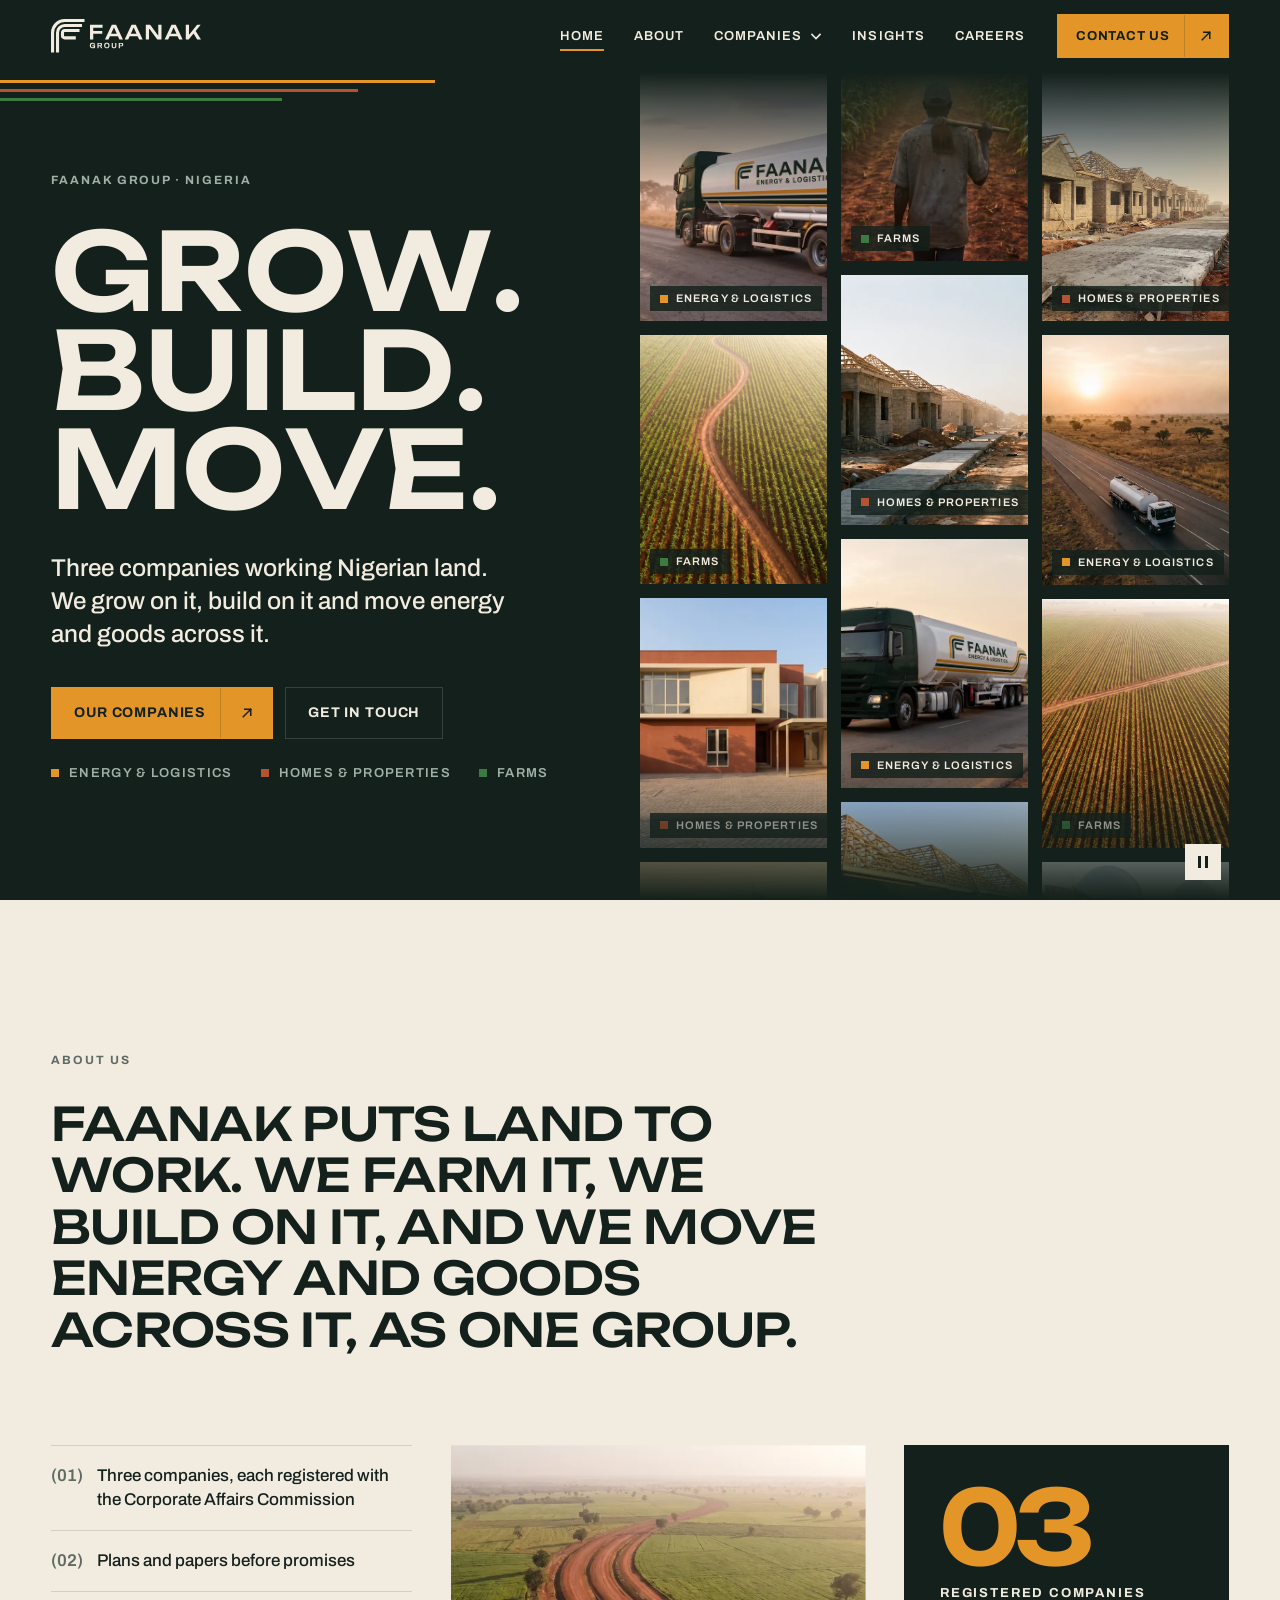
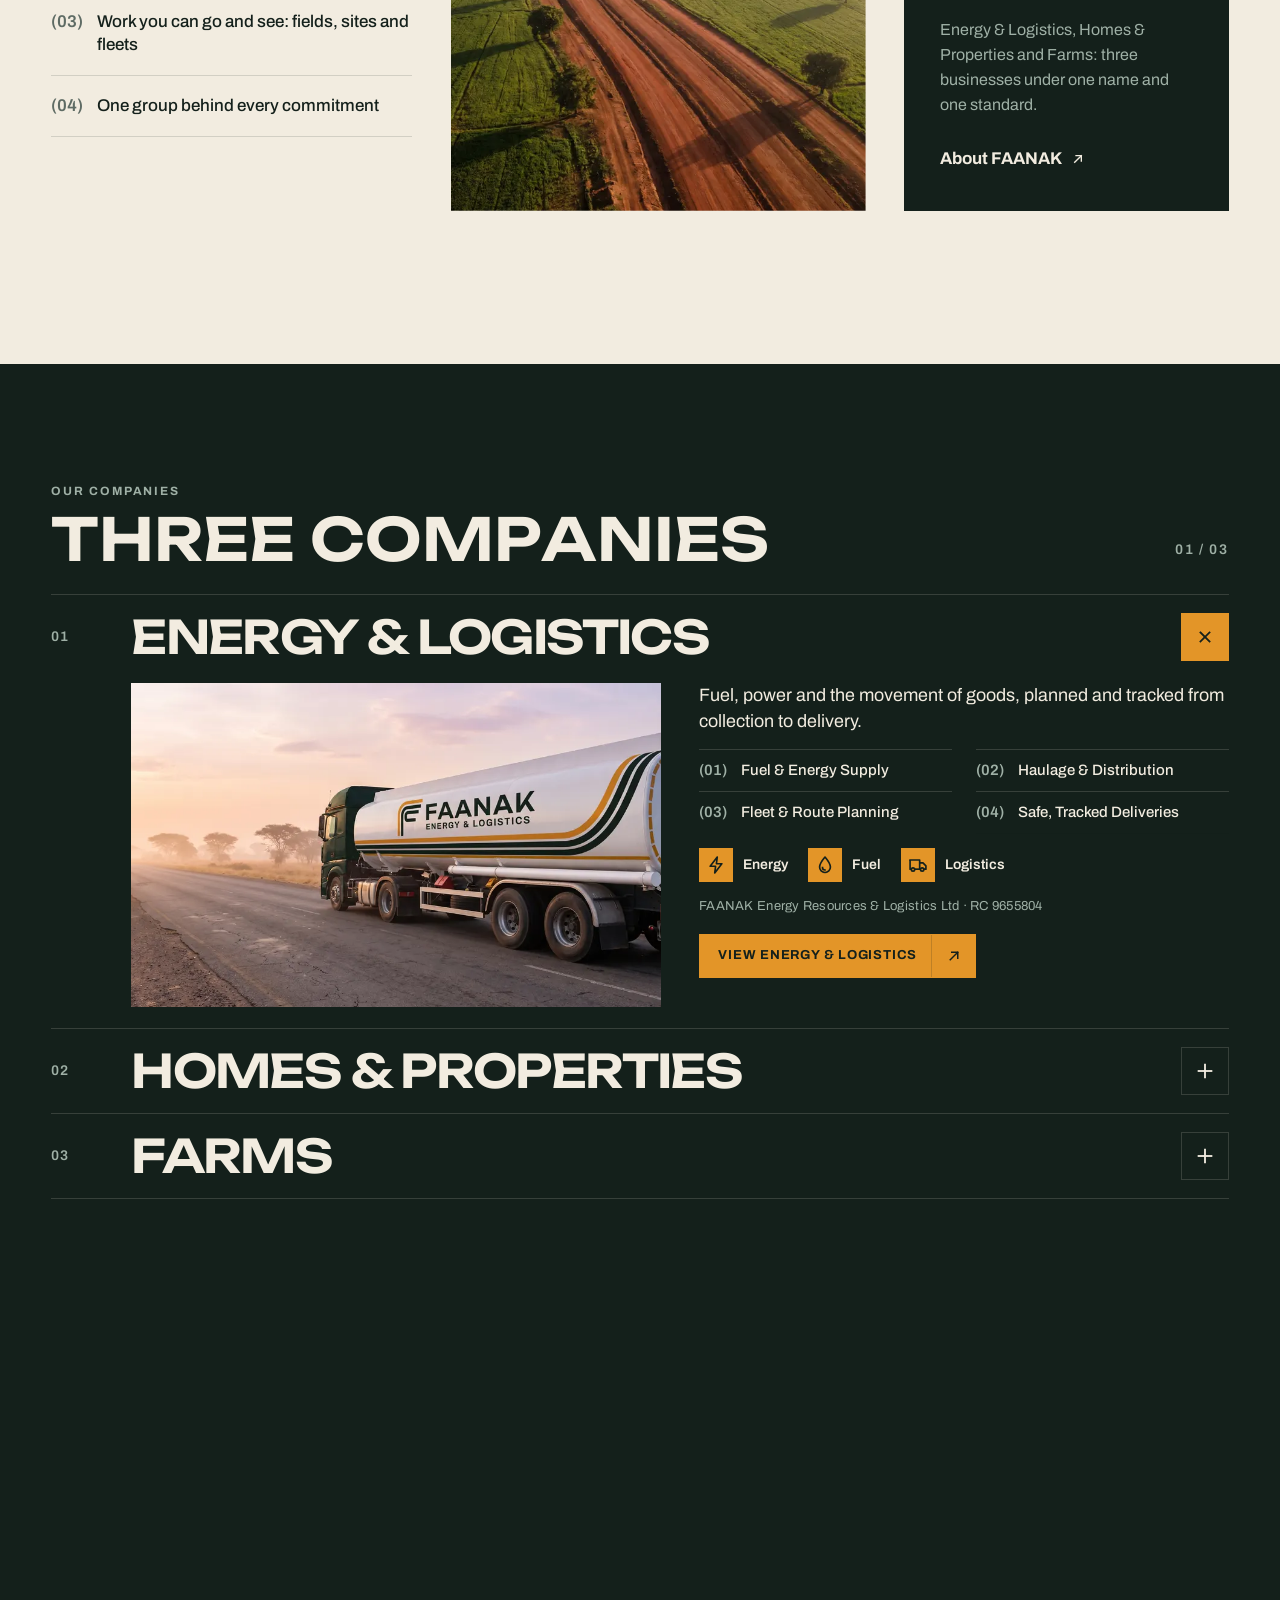
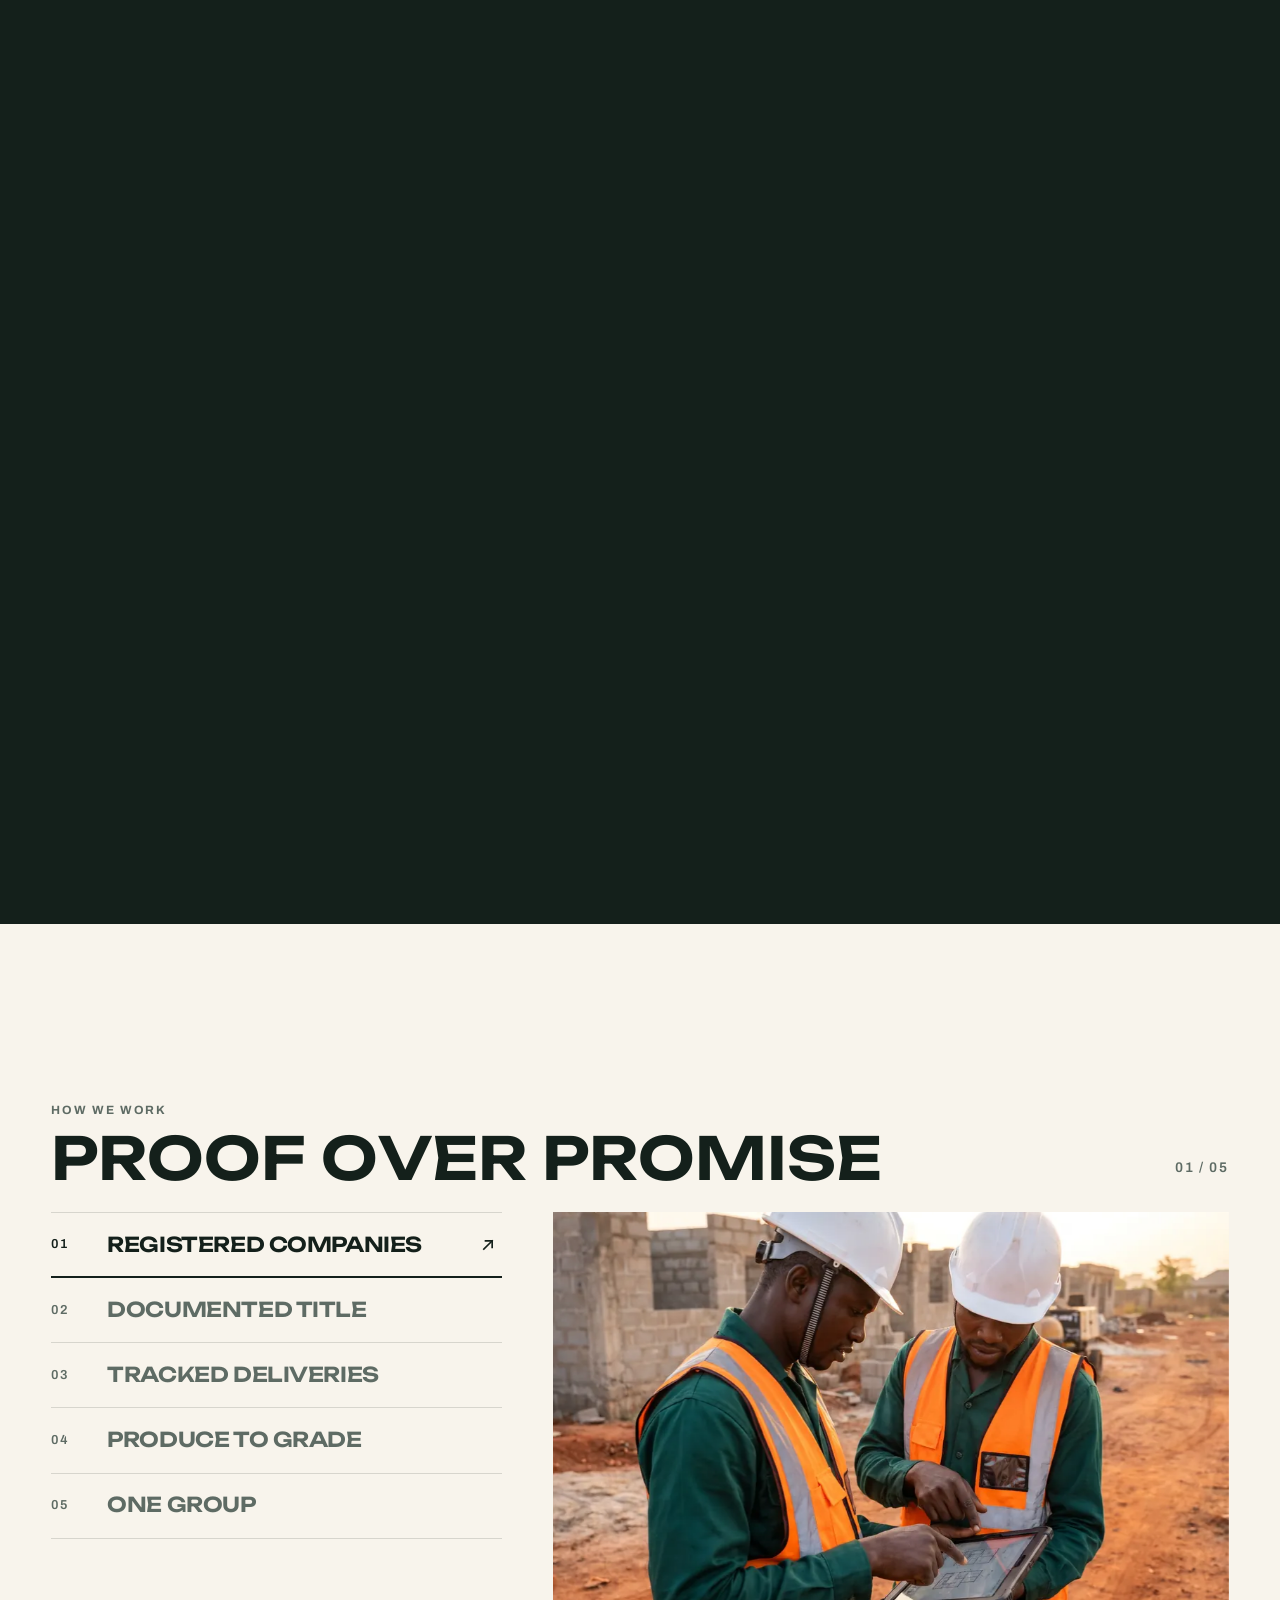
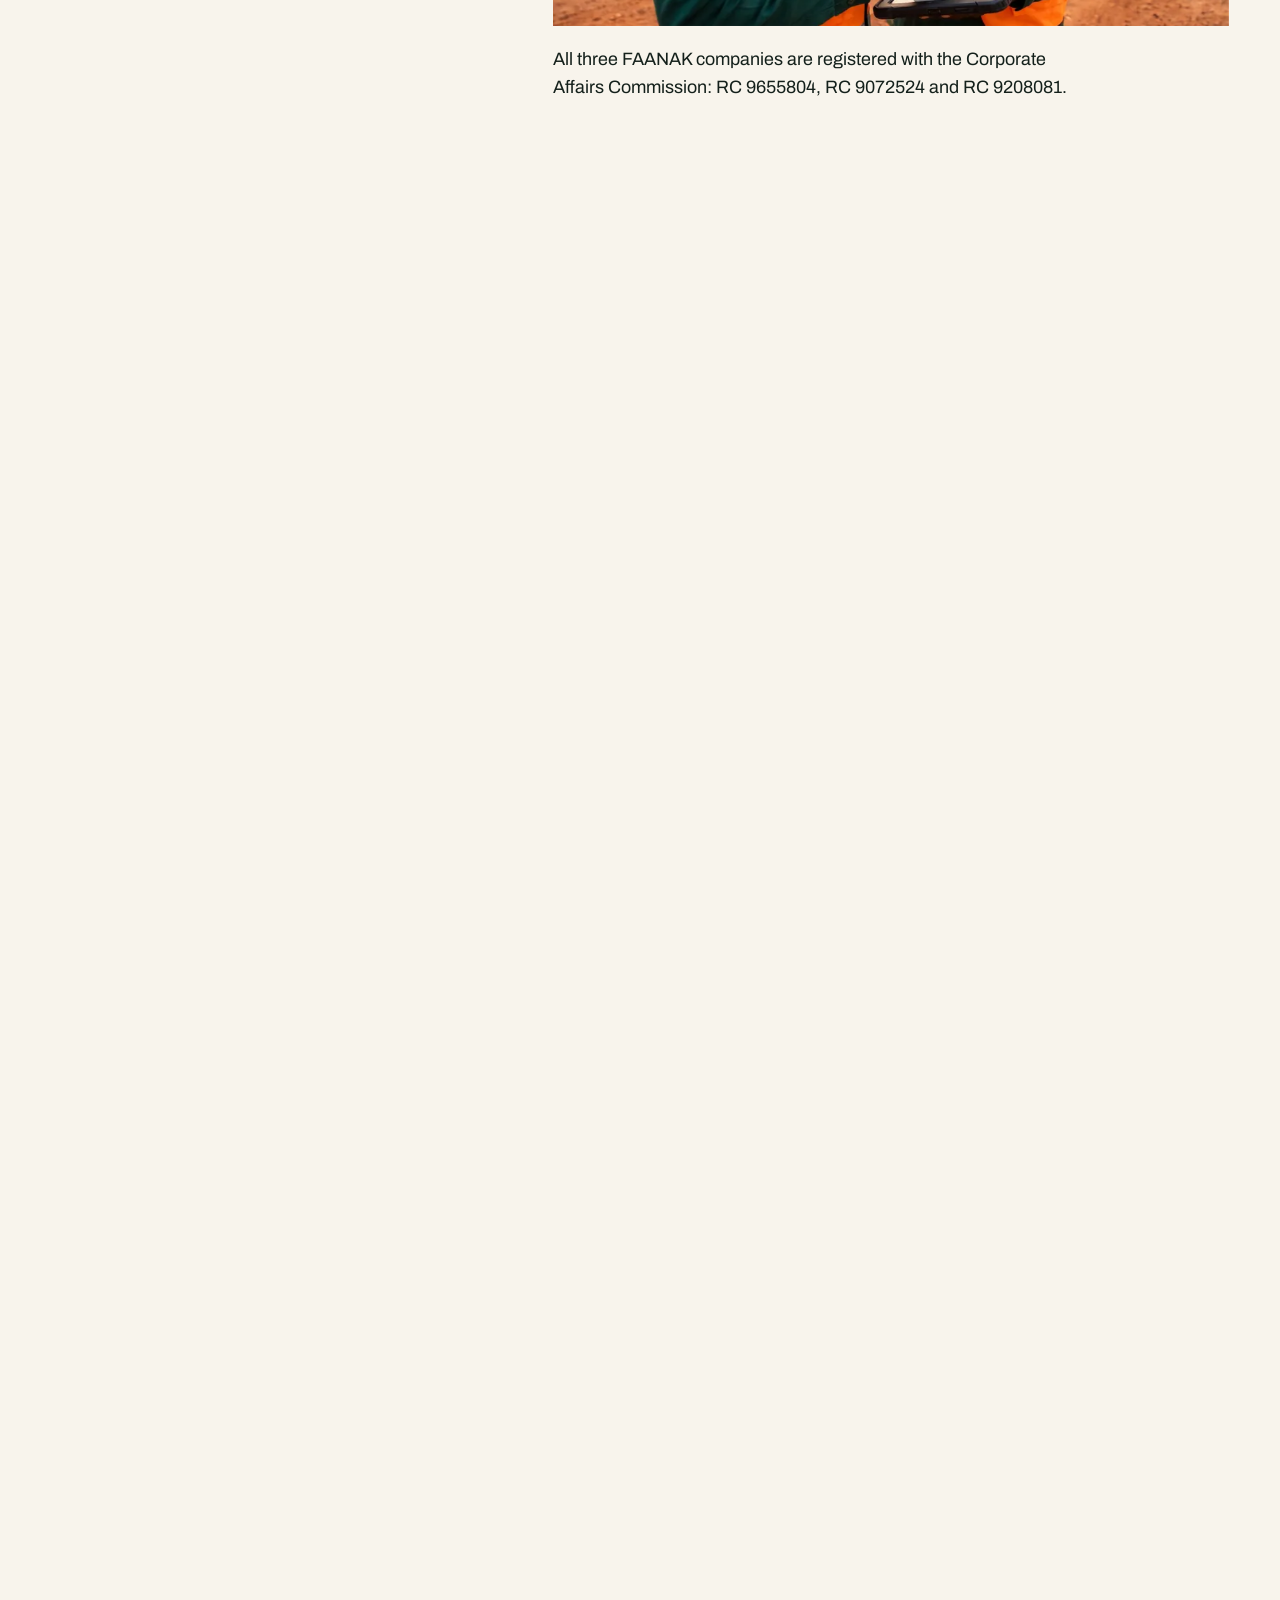
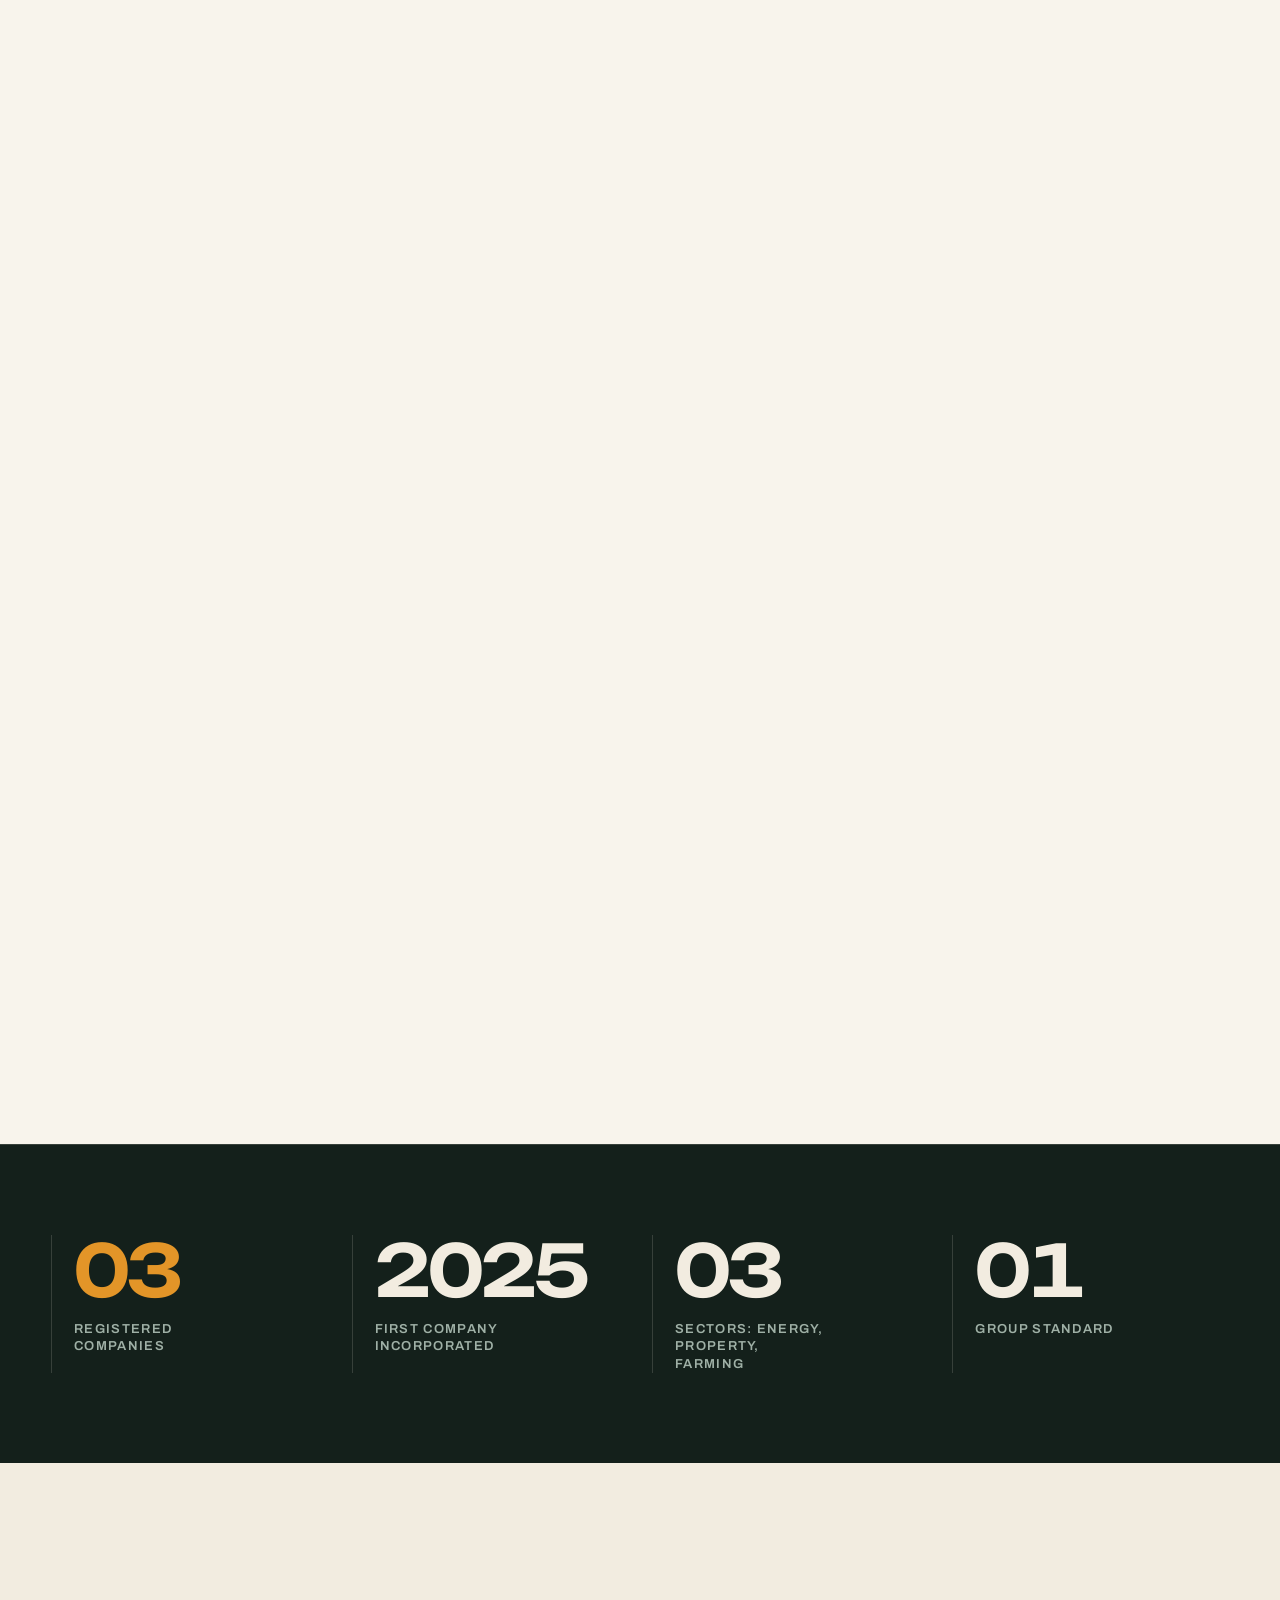
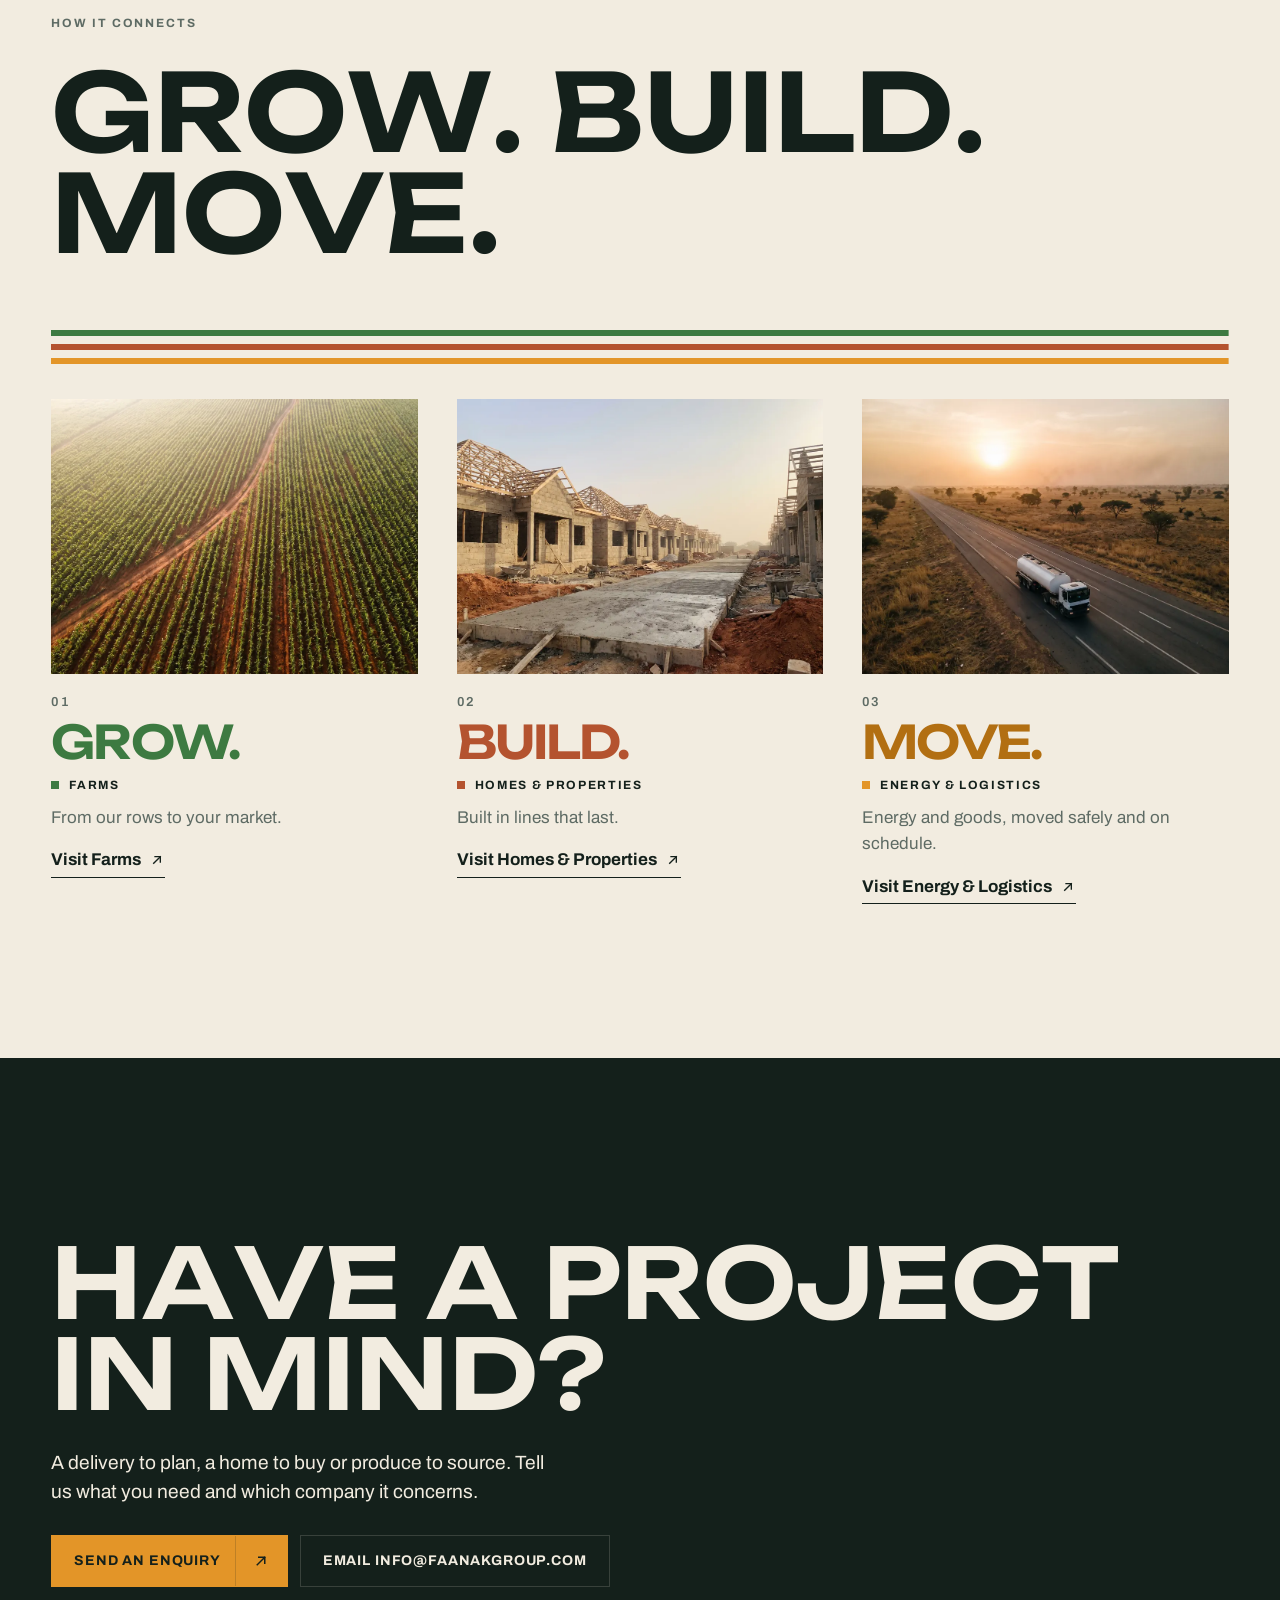
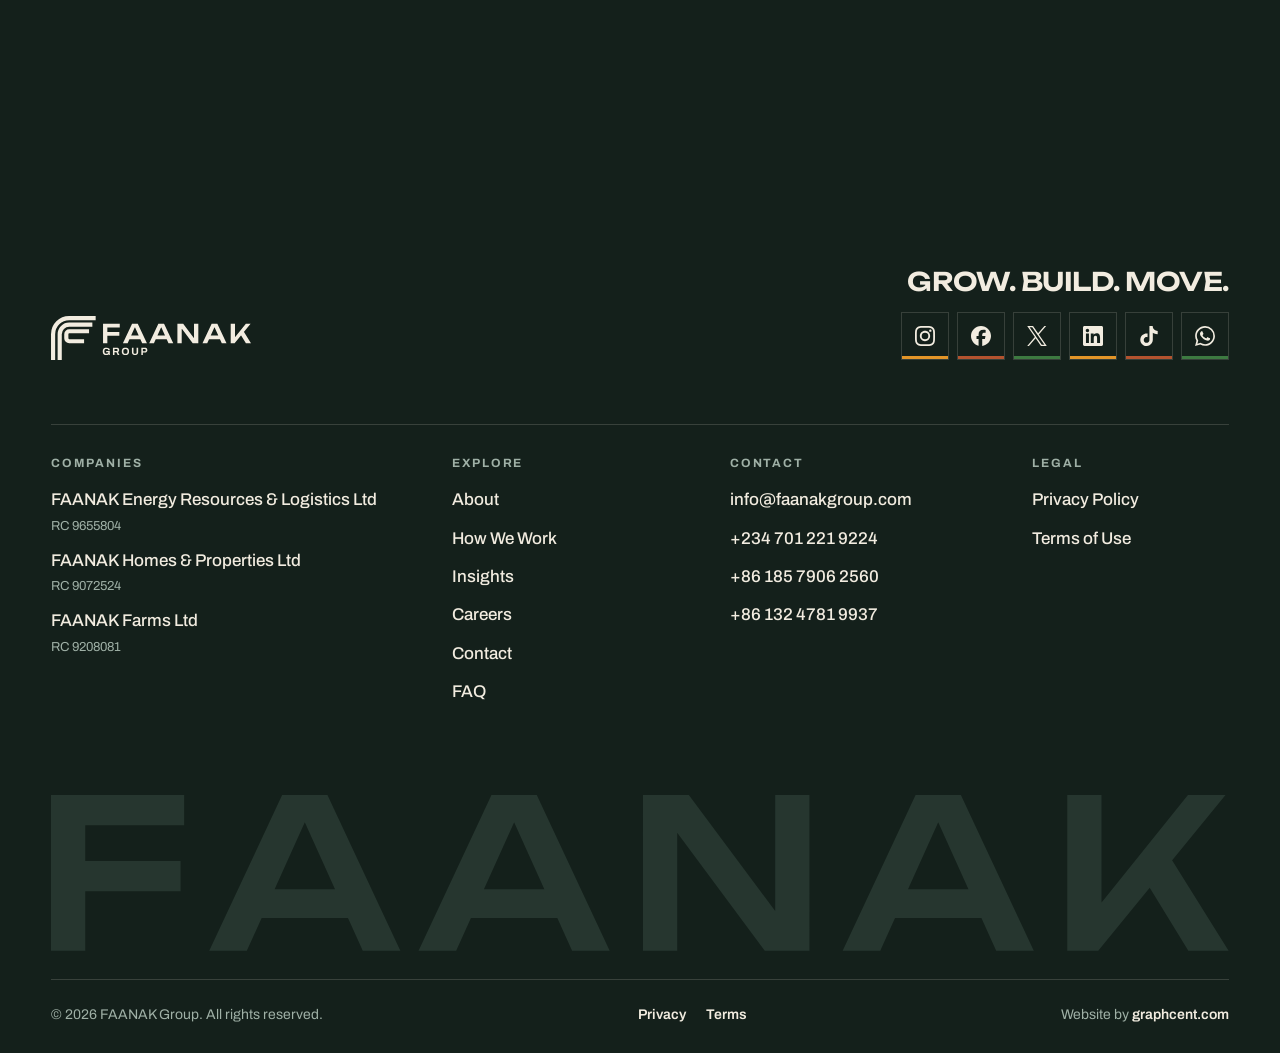
<file: index.html>
<!doctype html>
<html lang="en-NG">
<head>
<meta charset="utf-8">
<meta name="viewport" content="width=device-width, initial-scale=1, viewport-fit=cover">
<title>FAANAK Group | Energy &amp; Logistics, Homes &amp; Properties, Farms</title>
<meta name="description" content="FAANAK Group brings three Nigerian companies under one name: FAANAK Energy Resources &amp; Logistics, FAANAK Homes &amp; Properties and FAANAK Farms. Grow. Build. Move.">
<meta name="theme-color" content="#14201B">
<link rel="canonical" href="https://4hm4di.github.io/faanakgroup/">
<meta property="og:type" content="website">
<meta property="og:site_name" content="FAANAK Group">
<meta property="og:title" content="FAANAK Group | Energy &amp; Logistics, Homes &amp; Properties, Farms">
<meta property="og:description" content="FAANAK Group brings three Nigerian companies under one name: FAANAK Energy Resources &amp; Logistics, FAANAK Homes &amp; Properties and FAANAK Farms. Grow. Build. Move.">
<meta property="og:url" content="https://4hm4di.github.io/faanakgroup/">
<meta property="og:image" content="https://4hm4di.github.io/faanakgroup/assets/img/og-image.jpg">
<meta name="twitter:card" content="summary_large_image">
<link rel="icon" href="favicon.ico" sizes="any">
<link rel="icon" href="favicon.svg" type="image/svg+xml">
<link rel="apple-touch-icon" href="apple-touch-icon.png">
<link rel="preload" href="assets/fonts/Unbounded-var.woff2" as="font" type="font/woff2" crossorigin>
<link rel="preload" href="assets/fonts/Archivo-var.woff2" as="font" type="font/woff2" crossorigin>
<link rel="stylesheet" href="assets/css/site.css">
<script>document.documentElement.classList.add('js');setTimeout(function(){var d=document.documentElement;if(!d.classList.contains('ready'))d.classList.remove('js');},4000);</script>
<script src="assets/js/site.js" defer></script>
</head><body data-page="index">
<svg xmlns="http://www.w3.org/2000/svg" style="display:none"><symbol id="i-phone" viewBox="0 0 24 24" fill="none" stroke="currentColor" stroke-width="2" stroke-linecap="square" stroke-linejoin="round"><path d="M6.5,3 H9.2 L10.6,7.4 L8.6,9 C9.7,11.6 12.4,14.3 15,15.4 L16.6,13.4 L21,14.8 V17.5 C21,19.4 19.4,21 17.5,21 C10,21 3,14 3,6.5 C3,4.6 4.6,3 6.5,3 Z"/></symbol><symbol id="i-mobile" viewBox="0 0 24 24" fill="none" stroke="currentColor" stroke-width="2" stroke-linecap="square" stroke-linejoin="round"><path d="M7,2.5 H17 V21.5 H7 Z"/><path d="M11,18 H13"/></symbol><symbol id="i-email" viewBox="0 0 24 24" fill="none" stroke="currentColor" stroke-width="2" stroke-linecap="square" stroke-linejoin="round"><path d="M3,5.5 H21 V18.5 H3 Z"/><path d="M3,7.5 L12,13.5 L21,7.5" stroke-linecap="butt"/></symbol><symbol id="i-web" viewBox="0 0 24 24" fill="none" stroke="currentColor" stroke-width="2" stroke-linecap="square" stroke-linejoin="round"><path d="M21,12 A9,9 0 1,1 3,12 A9,9 0 1,1 21,12 Z"/><path d="M12,3 C8.3,6.2 8.3,17.8 12,21" stroke-linecap="butt"/><path d="M12,3 C15.7,6.2 15.7,17.8 12,21" stroke-linecap="butt"/><path d="M3,12 H21" stroke-linecap="butt"/></symbol><symbol id="i-location" viewBox="0 0 24 24" fill="none" stroke="currentColor" stroke-width="2" stroke-linecap="square" stroke-linejoin="round"><path d="M12,21.5 C12,21.5 4.5,14.6 4.5,9.5 A7.5,7.5 0 0,1 19.5,9.5 C19.5,14.6 12,21.5 12,21.5 Z"/><path d="M14.5,9.5 A2.5,2.5 0 1,1 9.5,9.5 A2.5,2.5 0 1,1 14.5,9.5 Z"/></symbol><symbol id="i-chat" viewBox="0 0 24 24" fill="none" stroke="currentColor" stroke-width="2" stroke-linecap="square" stroke-linejoin="round"><path d="M3.5,4.5 H20.5 V16 H11.5 L7,20 V16 H3.5 Z"/><path d="M7.5,8.5 H16.5"/><path d="M7.5,12 H13.5"/></symbol><symbol id="i-social" viewBox="0 0 24 24" fill="none" stroke="currentColor" stroke-width="2" stroke-linecap="square" stroke-linejoin="round"><path d="M20.1,5.5 A2.6,2.6 0 1,1 14.9,5.5 A2.6,2.6 0 1,1 20.1,5.5 Z"/><path d="M9.1,12 A2.6,2.6 0 1,1 3.9,12 A2.6,2.6 0 1,1 9.1,12 Z"/><path d="M20.1,18.5 A2.6,2.6 0 1,1 14.9,18.5 A2.6,2.6 0 1,1 20.1,18.5 Z"/><path d="M8.74,10.68 L15.26,6.82" stroke-linecap="butt"/><path d="M8.74,13.32 L15.26,17.18" stroke-linecap="butt"/></symbol><symbol id="i-energy" viewBox="0 0 24 24" fill="none" stroke="currentColor" stroke-width="2" stroke-linecap="square" stroke-linejoin="round"><path d="M13.5,2.5 L5,13.5 H11.5 L10.5,21.5 L19,10.5 H12.5 Z"/></symbol><symbol id="i-fuel" viewBox="0 0 24 24" fill="none" stroke="currentColor" stroke-width="2" stroke-linecap="square" stroke-linejoin="round"><path d="M12,2.5 C12,2.5 5.5,10.2 5.5,14.5 A6.5,6.5 0 0,0 18.5,14.5 C18.5,10.2 12,2.5 12,2.5 Z"/><path d="M9,15 C9,16.7 10.3,18 12,18"/></symbol><symbol id="i-logistics" viewBox="0 0 24 24" fill="none" stroke="currentColor" stroke-width="2" stroke-linecap="square" stroke-linejoin="round"><path d="M2.5,6 H14 V17"/><path d="M2.5,6 V17 H4" stroke-linecap="butt"/><path d="M8,17 H15" stroke-linecap="butt"/><path d="M14,9.5 H18 L21.5,13 V17 H19" stroke-linecap="butt"/><path d="M8,17.5 A2,2 0 1,1 4,17.5 A2,2 0 1,1 8,17.5 Z"/><path d="M19,17.5 A2,2 0 1,1 15,17.5 A2,2 0 1,1 19,17.5 Z"/></symbol><symbol id="i-homes" viewBox="0 0 24 24" fill="none" stroke="currentColor" stroke-width="2" stroke-linecap="square" stroke-linejoin="round"><path d="M3,21 V10.5 L12,3.5 L21,10.5 V21"/><path d="M7.5,21 V13 L12,9.5 L16.5,13 V21"/></symbol><symbol id="i-properties" viewBox="0 0 24 24" fill="none" stroke="currentColor" stroke-width="2" stroke-linecap="square" stroke-linejoin="round"><path d="M5,21 V3 H15 V21"/><path d="M15,9 H19 V21"/><path d="M8.5,7 H11.5"/><path d="M8.5,11 H11.5"/><path d="M8.5,15 H11.5"/><path d="M3,21 H21"/></symbol><symbol id="i-land" viewBox="0 0 24 24" fill="none" stroke="currentColor" stroke-width="2" stroke-linecap="square" stroke-linejoin="round"><path d="M3.5,8 L12,4 L20.5,8 L12,12 Z"/><path d="M3.5,12.5 L12,16.5 L20.5,12.5"/><path d="M3.5,16.5 L12,20.5 L20.5,16.5"/></symbol><symbol id="i-farms" viewBox="0 0 24 24" fill="none" stroke="currentColor" stroke-width="2" stroke-linecap="square" stroke-linejoin="round"><path d="M12,21 V11"/><path d="M12,14 C12,10.2 9.2,8 5,8 C5,11.8 7.8,14 12,14 Z"/><path d="M12,11 C12,7 14.8,4 19,4 C19,8 16.2,11 12,11 Z"/><path d="M6,21 H18"/></symbol><symbol id="i-produce" viewBox="0 0 24 24" fill="none" stroke="currentColor" stroke-width="2" stroke-linecap="square" stroke-linejoin="round"><path d="M12,22 V4"/><path d="M8,5.5 L12,9 L16,5.5"/><path d="M8,10 L12,13.5 L16,10"/><path d="M8,14.5 L12,18 L16,14.5"/></symbol><symbol id="i-fields" viewBox="0 0 24 24" fill="none" stroke="currentColor" stroke-width="2" stroke-linecap="square" stroke-linejoin="round"><path d="M3,7.5 C6,5.5 9,9.5 12,7.5 C15,5.5 18,9.5 21,7.5"/><path d="M3,12 C6,10 9,14 12,12 C15,10 18,14 21,12"/><path d="M3,16.5 C6,14.5 9,18.5 12,16.5 C15,14.5 18,18.5 21,16.5"/></symbol><symbol id="i-arrow" viewBox="0 0 24 24" fill="none" stroke="currentColor" stroke-width="2" stroke-linecap="square" stroke-linejoin="round"><path d="M7 17 L17 7"/><path d="M9 7 H17 V15"/></symbol><symbol id="i-plus" viewBox="0 0 24 24" fill="none" stroke="currentColor" stroke-width="2" stroke-linecap="square"><path d="M12 5 V19"/><path d="M5 12 H19"/></symbol><symbol id="s-instagram" viewBox="0 0 24 24" fill="currentColor"><path d="M7.0301.084c-1.2768.0602-2.1487.264-2.911.5634-.7888.3075-1.4575.72-2.1228 1.3877-.6652.6677-1.075 1.3368-1.3802 2.127-.2954.7638-.4956 1.6365-.552 2.914-.0564 1.2775-.0689 1.6882-.0626 4.947.0062 3.2586.0206 3.6671.0825 4.9473.061 1.2765.264 2.1482.5635 2.9107.308.7889.72 1.4573 1.388 2.1228.6679.6655 1.3365 1.0743 2.1285 1.38.7632.295 1.6361.4961 2.9134.552 1.2773.056 1.6884.069 4.9462.0627 3.2578-.0062 3.668-.0207 4.9478-.0814 1.28-.0607 2.147-.2652 2.9098-.5633.7889-.3086 1.4578-.72 2.1228-1.3881.665-.6682 1.0745-1.3378 1.3795-2.1284.2957-.7632.4966-1.636.552-2.9124.056-1.2809.0692-1.6898.063-4.948-.0063-3.2583-.021-3.6668-.0817-4.9465-.0607-1.2797-.264-2.1487-.5633-2.9117-.3084-.7889-.72-1.4568-1.3876-2.1228C21.2982 1.33 20.628.9208 19.8378.6165 19.074.321 18.2017.1197 16.9244.0645 15.6471.0093 15.236-.005 11.977.0014 8.718.0076 8.31.0215 7.0301.0839m.1402 21.6932c-1.17-.0509-1.8053-.2453-2.2287-.408-.5606-.216-.96-.4771-1.3819-.895-.422-.4178-.6811-.8186-.9-1.378-.1644-.4234-.3624-1.058-.4171-2.228-.0595-1.2645-.072-1.6442-.079-4.848-.007-3.2037.0053-3.583.0607-4.848.05-1.169.2456-1.805.408-2.2282.216-.5613.4762-.96.895-1.3816.4188-.4217.8184-.6814 1.3783-.9003.423-.1651 1.0575-.3614 2.227-.4171 1.2655-.06 1.6447-.072 4.848-.079 3.2033-.007 3.5835.005 4.8495.0608 1.169.0508 1.8053.2445 2.228.408.5608.216.96.4754 1.3816.895.4217.4194.6816.8176.9005 1.3787.1653.4217.3617 1.056.4169 2.2263.0602 1.2655.0739 1.645.0796 4.848.0058 3.203-.0055 3.5834-.061 4.848-.051 1.17-.245 1.8055-.408 2.2294-.216.5604-.4763.96-.8954 1.3814-.419.4215-.8181.6811-1.3783.9-.4224.1649-1.0577.3617-2.2262.4174-1.2656.0595-1.6448.072-4.8493.079-3.2045.007-3.5825-.006-4.848-.0608M16.953 5.5864A1.44 1.44 0 1 0 18.39 4.144a1.44 1.44 0 0 0-1.437 1.4424M5.8385 12.012c.0067 3.4032 2.7706 6.1557 6.173 6.1493 3.4026-.0065 6.157-2.7701 6.1506-6.1733-.0065-3.4032-2.771-6.1565-6.174-6.1498-3.403.0067-6.156 2.771-6.1496 6.1738M8 12.0077a4 4 0 1 1 4.008 3.9921A3.9996 3.9996 0 0 1 8 12.0077"/></symbol><symbol id="s-facebook" viewBox="0 0 24 24" fill="currentColor"><path d="M9.101 23.691v-7.98H6.627v-3.667h2.474v-1.58c0-4.085 1.848-5.978 5.858-5.978.401 0 .955.042 1.468.103a8.68 8.68 0 0 1 1.141.195v3.325a8.623 8.623 0 0 0-.653-.036 26.805 26.805 0 0 0-.733-.009c-.707 0-1.259.096-1.675.309a1.686 1.686 0 0 0-.679.622c-.258.42-.374.995-.374 1.752v1.297h3.919l-.386 2.103-.287 1.564h-3.246v8.245C19.396 23.238 24 18.179 24 12.044c0-6.627-5.373-12-12-12s-12 5.373-12 12c0 5.628 3.874 10.35 9.101 11.647Z"/></symbol><symbol id="s-x" viewBox="0 0 24 24" fill="currentColor"><path d="M14.234 10.162 22.977 0h-2.072l-7.591 8.824L7.251 0H.258l9.168 13.343L.258 24H2.33l8.016-9.318L16.749 24h6.993zm-2.837 3.299-.929-1.329L3.076 1.56h3.182l5.965 8.532.929 1.329 7.754 11.09h-3.182z"/></symbol><symbol id="s-tiktok" viewBox="0 0 24 24" fill="currentColor"><path d="M12.525.02c1.31-.02 2.61-.01 3.91-.02.08 1.53.63 3.09 1.75 4.17 1.12 1.11 2.7 1.62 4.24 1.79v4.03c-1.44-.05-2.89-.35-4.2-.97-.57-.26-1.1-.59-1.62-.93-.01 2.92.01 5.84-.02 8.75-.08 1.4-.54 2.79-1.35 3.94-1.31 1.92-3.58 3.17-5.91 3.21-1.43.08-2.86-.31-4.08-1.03-2.02-1.19-3.44-3.37-3.65-5.71-.02-.5-.03-1-.01-1.49.18-1.9 1.12-3.72 2.58-4.96 1.66-1.44 3.98-2.13 6.15-1.72.02 1.48-.04 2.96-.04 4.44-.99-.32-2.15-.23-3.02.37-.63.41-1.11 1.04-1.36 1.75-.21.51-.15 1.07-.14 1.61.24 1.64 1.82 3.02 3.5 2.87 1.12-.01 2.19-.66 2.77-1.61.19-.33.4-.67.41-1.06.1-1.79.06-3.57.07-5.36.01-4.03-.01-8.05.02-12.07z"/></symbol><symbol id="s-whatsapp" viewBox="0 0 24 24" fill="currentColor"><path d="M17.472 14.382c-.297-.149-1.758-.867-2.03-.967-.273-.099-.471-.148-.67.15-.197.297-.767.966-.94 1.164-.173.199-.347.223-.644.075-.297-.15-1.255-.463-2.39-1.475-.883-.788-1.48-1.761-1.653-2.059-.173-.297-.018-.458.13-.606.134-.133.298-.347.446-.52.149-.174.198-.298.298-.497.099-.198.05-.371-.025-.52-.075-.149-.669-1.612-.916-2.207-.242-.579-.487-.5-.669-.51-.173-.008-.371-.01-.57-.01-.198 0-.52.074-.792.372-.272.297-1.04 1.016-1.04 2.479 0 1.462 1.065 2.875 1.213 3.074.149.198 2.096 3.2 5.077 4.487.709.306 1.262.489 1.694.625.712.227 1.36.195 1.871.118.571-.085 1.758-.719 2.006-1.413.248-.694.248-1.289.173-1.413-.074-.124-.272-.198-.57-.347m-5.421 7.403h-.004a9.87 9.87 0 01-5.031-1.378l-.361-.214-3.741.982.998-3.648-.235-.374a9.86 9.86 0 01-1.51-5.26c.001-5.45 4.436-9.884 9.888-9.884 2.64 0 5.122 1.03 6.988 2.898a9.825 9.825 0 012.893 6.994c-.003 5.45-4.437 9.884-9.885 9.884m8.413-18.297A11.815 11.815 0 0012.05 0C5.495 0 .16 5.335.157 11.892c0 2.096.547 4.142 1.588 5.945L.057 24l6.305-1.654a11.882 11.882 0 005.683 1.448h.005c6.554 0 11.89-5.335 11.893-11.893a11.821 11.821 0 00-3.48-8.413Z"/></symbol><symbol id="s-linkedin" viewBox="0 0 24 24" fill="currentColor"><path d="M20.447 20.452h-3.554v-5.569c0-1.328-.027-3.037-1.852-3.037-1.853 0-2.136 1.445-2.136 2.939v5.667H9.351V9h3.414v1.561h.046c.477-.9 1.637-1.85 3.37-1.85 3.601 0 4.267 2.37 4.267 5.455v6.286zM5.337 7.433c-1.144 0-2.063-.926-2.063-2.065 0-1.138.92-2.063 2.063-2.063 1.14 0 2.064.925 2.064 2.063 0 1.139-.925 2.065-2.064 2.065zm1.782 13.019H3.555V9h3.564v11.452zM22.225 0H1.771C.792 0 0 .774 0 1.729v20.542C0 23.227.792 24 1.771 24h20.451C23.2 24 24 23.227 24 22.271V1.729C24 .774 23.2 0 22.222 0h.003z"/></symbol></svg>
<a class="skip" href="#main">Skip to content</a>
<header class="header" data-header>
  <div class="header__inner wrap">
    <a class="header__logo" href="index.html" aria-label="FAANAK Group home"><svg class="logo" role="img" aria-hidden="true" focusable="false" xmlns="http://www.w3.org/2000/svg" viewBox="0 0 447.92 100.00"><g transform="translate(0.000,0.000) scale(1.40331)"><path d="M154.391,226.579 H115.462 A25.733,25.733 0 0 0 89.729,252.312 V291.241" transform="translate(-86.430,-223.280)" fill="none" stroke="currentColor" stroke-width="6.598148148148148" stroke-linecap="square" stroke-linejoin="round"/><path d="M149.112,237.136 H115.462 A15.176,15.176 0 0 0 100.286,252.312 V291.241" transform="translate(-86.430,-223.280)" fill="none" stroke="currentColor" stroke-width="6.598148148148148" stroke-linecap="square" stroke-linejoin="round"/><path d="M143.834,247.693 H115.462 A4.619,4.619 0 0 0 110.843,252.312 V258.910 A4.619,4.619 0 0 0 115.462,263.529 H135.916" transform="translate(-86.430,-223.280)" fill="none" stroke="currentColor" stroke-width="6.598148148148148" stroke-linecap="square" stroke-linejoin="round"/><path d="M172.88,249.97h22.57v6.04h-22.57v-6.04ZM196.16,236.73v6.08h-23.2l3.37-3.62v28.78h-6.87v-31.24h26.7ZM209.36,261.38v-5.75h21.66v5.75h-21.66ZM224.9,236.73l14.62,31.24h-7.54l-12.79-28.36h2.33l-12.79,28.36h-7.54l14.62-31.24h9.08ZM251.35,261.38v-5.75h21.66v5.75h-21.66ZM266.88,236.73l14.62,31.24h-7.54l-12.79-28.36h2.33l-12.79,28.36h-7.54l14.62-31.24h9.08ZM317.15,263.3l-2.46.37v-26.95h6.87v31.24h-8.95l-19.99-26.95,2.42-.37v27.32h-6.87v-31.24h9.2l19.78,26.57ZM336.4,261.38v-5.75h21.66v5.75h-21.66ZM351.93,236.73l14.62,31.24h-7.54l-12.79-28.36h2.33l-12.79,28.36h-7.54l14.62-31.24h9.08ZM373.26,267.96v-31.24h6.87v25.49l-2-1.42,19.33-24.07h7.54l-25.53,31.24h-6.21ZM388.17,252.68l5.08-4.54,12.37,19.83h-8.08l-9.37-15.29Z" transform="translate(-86.430,-224.422)" fill="currentColor"/><path d="M174.58,286.75c-1.78,0-3.15-.47-4.11-1.42-.96-.95-1.44-2.42-1.44-4.42,0-1.33.23-2.42.69-3.29s1.13-1.5,2.01-1.93c.88-.42,1.93-.63,3.16-.63.74,0,1.43.08,2.08.25s1.22.42,1.72.76c.5.34.89.77,1.17,1.28.28.51.42,1.12.42,1.82h-2.49c0-.34-.07-.64-.22-.91-.15-.26-.35-.48-.62-.66-.26-.18-.57-.31-.91-.4s-.7-.13-1.07-.13c-.57,0-1.07.07-1.5.22s-.78.37-1.06.68c-.28.3-.49.68-.63,1.13-.14.45-.21.97-.21,1.56v.49c0,.82.12,1.5.36,2.03.24.53.6.92,1.09,1.18.48.26,1.08.39,1.8.39.59,0,1.12-.09,1.57-.27.46-.18.81-.44,1.07-.78.26-.34.39-.76.39-1.25v-.12h-3.38v-1.88h5.81v6.11h-1.61l-.21-1.22c-.33.32-.68.58-1.06.79-.38.21-.8.37-1.26.47-.46.1-.98.16-1.55.16ZM185.28,286.55v-11.3h6.19c.83,0,1.53.15,2.08.44.55.3.97.71,1.24,1.24.27.53.41,1.14.41,1.84,0,.74-.16,1.39-.49,1.95-.33.57-.81,1-1.43,1.29l2.31,4.53h-2.72l-1.99-4.12h-3.15v4.12h-2.45ZM187.74,280.49h3.41c.49,0,.88-.15,1.15-.45.27-.3.41-.71.41-1.23,0-.33-.06-.61-.18-.85-.12-.24-.3-.41-.53-.54s-.52-.18-.86-.18h-3.41v3.25ZM205.21,286.75c-1.2,0-2.23-.21-3.1-.64-.87-.43-1.53-1.08-1.99-1.94-.46-.87-.69-1.95-.69-3.26s.23-2.42.69-3.29,1.13-1.5,1.99-1.93c.87-.42,1.9-.63,3.1-.63s2.26.21,3.12.63c.86.42,1.52,1.07,1.98,1.93.46.86.69,1.96.69,3.29s-.23,2.39-.69,3.26c-.46.87-1.12,1.52-1.98,1.94-.86.43-1.9.64-3.12.64ZM205.21,284.74c.54,0,1.01-.08,1.42-.23.41-.15.75-.38,1.02-.69.27-.31.48-.68.63-1.13.14-.44.21-.95.21-1.52v-.51c0-.58-.07-1.1-.21-1.55-.14-.45-.35-.83-.63-1.13-.27-.3-.61-.53-1.02-.68-.41-.15-.88-.23-1.42-.23s-.99.08-1.4.23c-.41.15-.75.38-1.02.68-.27.3-.48.68-.62,1.13-.14.45-.21.97-.21,1.55v.51c0,.57.07,1.08.21,1.52s.34.82.62,1.13c.27.31.61.54,1.02.69.41.15.87.23,1.4.23ZM220.53,286.75c-1.03,0-1.92-.16-2.66-.49-.74-.33-1.31-.83-1.7-1.49-.4-.66-.59-1.49-.59-2.48v-7.03h2.47v6.97c0,.81.21,1.44.64,1.87.43.43,1.04.65,1.84.65s1.42-.22,1.85-.65.65-1.06.65-1.87v-6.97h2.47v7.03c0,.99-.2,1.81-.59,2.48-.4.66-.96,1.16-1.7,1.49-.74.33-1.63.49-2.68.49ZM230.6,286.55v-11.3h5.88c.81,0,1.49.15,2.03.45.54.3.96.72,1.24,1.27.28.54.42,1.19.42,1.94s-.15,1.4-.44,1.95c-.29.55-.72.99-1.28,1.29-.56.31-1.25.46-2.06.46h-3.34v3.94h-2.45ZM233.05,280.61h3.01c.52,0,.91-.15,1.19-.44.28-.3.42-.71.42-1.24,0-.36-.06-.66-.18-.91-.12-.24-.3-.43-.54-.56-.24-.13-.54-.2-.9-.2h-3.01v3.34Z" transform="translate(-86.430,-224.422)" fill="currentColor"/></g></svg></a>
    <nav class="nav" aria-label="Main"><a href="index.html" aria-current="page">Home</a>
      <a href="about.html">About</a>
      <div class="nav__dd" data-dd>
        <button class="nav__btn" type="button" aria-expanded="false" aria-controls="dd-companies" data-dd-btn>Companies<svg class="nav__chev" viewBox="0 0 12 12" aria-hidden="true" focusable="false"><path d="M2 4.5 6 8.5 10 4.5" fill="none" stroke="currentColor" stroke-width="1.6" stroke-linecap="square"/></svg></button>
        <div class="dd" id="dd-companies" data-dd-panel>
          <div class="dd__inner wrap">
            <div class="dd__head"><p class="dd__k">Our Companies</p><p class="dd__lead">Three registered companies, one standard.</p>
              <a class="link" href="index.html#companies">See all three <span aria-hidden="true"><svg class="ico" aria-hidden="true" focusable="false"><use href="#i-arrow"/></svg></span></a></div>
            <ul class="dd__grid"><li><a class="dd__card dd__card--amber" href="energy-logistics.html">
        <span class="badge badge--amber"><svg class="ico" aria-hidden="true" focusable="false"><use href="#i-energy"/></svg></span>
        <span class="dd__txt"><span class="dd__name">Energy &amp; Logistics</span><span class="dd__desc">Energy and goods, moved safely and on schedule.</span><span class="dd__rc">RC 9655804</span></span>
        <span class="dd__arrow" aria-hidden="true"><svg class="ico" aria-hidden="true" focusable="false"><use href="#i-arrow"/></svg></span></a></li><li><a class="dd__card dd__card--laterite" href="homes-properties.html">
        <span class="badge badge--laterite"><svg class="ico" aria-hidden="true" focusable="false"><use href="#i-homes"/></svg></span>
        <span class="dd__txt"><span class="dd__name">Homes &amp; Properties</span><span class="dd__desc">Built in lines that last.</span><span class="dd__rc">RC 9072524</span></span>
        <span class="dd__arrow" aria-hidden="true"><svg class="ico" aria-hidden="true" focusable="false"><use href="#i-arrow"/></svg></span></a></li><li><a class="dd__card dd__card--green" href="farms.html">
        <span class="badge badge--green"><svg class="ico" aria-hidden="true" focusable="false"><use href="#i-farms"/></svg></span>
        <span class="dd__txt"><span class="dd__name">Farms</span><span class="dd__desc">From our rows to your market.</span><span class="dd__rc">RC 9208081</span></span>
        <span class="dd__arrow" aria-hidden="true"><svg class="ico" aria-hidden="true" focusable="false"><use href="#i-arrow"/></svg></span></a></li></ul>
          </div>
        </div>
      </div>
      <a href="insights.html">Insights</a>
      <a href="careers.html">Careers</a></nav>
    <a class="btn btn--amber btn--sm header__cta" href="contact.html"><span>Contact Us</span><span class="btn__icon" aria-hidden="true"><svg class="ico" aria-hidden="true" focusable="false"><use href="#i-arrow"/></svg></span></a>
    <button class="menu-btn" type="button" aria-expanded="false" aria-controls="menu" aria-label="Open menu" data-menu-btn>
      <span></span><span></span><span></span>
    </button>
  </div>
</header>
<div class="menu" id="menu" data-menu hidden>
  <nav class="menu__nav wrap" aria-label="Mobile"><a href="index.html" aria-current="page">Home</a><a href="about.html">About</a>
      <div class="menu__group"><p class="menu__label">Companies</p><ul class="menu__cards"><li><a class="dd__card dd__card--amber" href="energy-logistics.html">
        <span class="badge badge--amber"><svg class="ico" aria-hidden="true" focusable="false"><use href="#i-energy"/></svg></span>
        <span class="dd__txt"><span class="dd__name">Energy &amp; Logistics</span><span class="dd__desc">Energy and goods, moved safely and on schedule.</span><span class="dd__rc">RC 9655804</span></span>
        <span class="dd__arrow" aria-hidden="true"><svg class="ico" aria-hidden="true" focusable="false"><use href="#i-arrow"/></svg></span></a></li><li><a class="dd__card dd__card--laterite" href="homes-properties.html">
        <span class="badge badge--laterite"><svg class="ico" aria-hidden="true" focusable="false"><use href="#i-homes"/></svg></span>
        <span class="dd__txt"><span class="dd__name">Homes &amp; Properties</span><span class="dd__desc">Built in lines that last.</span><span class="dd__rc">RC 9072524</span></span>
        <span class="dd__arrow" aria-hidden="true"><svg class="ico" aria-hidden="true" focusable="false"><use href="#i-arrow"/></svg></span></a></li><li><a class="dd__card dd__card--green" href="farms.html">
        <span class="badge badge--green"><svg class="ico" aria-hidden="true" focusable="false"><use href="#i-farms"/></svg></span>
        <span class="dd__txt"><span class="dd__name">Farms</span><span class="dd__desc">From our rows to your market.</span><span class="dd__rc">RC 9208081</span></span>
        <span class="dd__arrow" aria-hidden="true"><svg class="ico" aria-hidden="true" focusable="false"><use href="#i-arrow"/></svg></span></a></li></ul></div>
      <a href="index.html#how-we-work">How We Work</a><a href="insights.html">Insights</a><a href="careers.html">Careers</a><a href="contact.html">Contact</a></nav>
  <div class="menu__foot wrap">
    <a href="mailto:info@faanakgroup.com">info@faanakgroup.com</a>
    <a href="tel:+2347012219224">+234&nbsp;701&nbsp;221&nbsp;9224</a>
  </div>
</div>
<main id="main">
<section class="hero hero--loop dark" id="top" aria-labelledby="hero-title" data-marquee>
  <div class="hero__lanes" aria-hidden="true"><span></span><span></span><span></span></div>
  <div class="hl wrap">
    <div class="hl__copy">
      <p class="kicker">FAANAK Group · Nigeria</p>
      <h1 class="title hl__title" id="hero-title" data-split="chars">Grow.<br>Build.<br>Move.</h1>
      <p class="hero__lead" data-split="words">Three companies working Nigerian land. We grow on it, build on it and move energy and goods across it.</p>
      <div class="hero__actions"><a class="btn btn--amber" href="#companies"><span>Our Companies</span><span class="btn__icon" aria-hidden="true"><svg class="ico" aria-hidden="true" focusable="false"><use href="#i-arrow"/></svg></span></a><a class="btn btn--ghost" href="contact.html"><span>Get in Touch</span></a></div>
      <ul class="hero__tags" aria-label="Our companies"><li><a href="energy-logistics.html"><span class="dot dot--amber" aria-hidden="true"></span>Energy &amp; Logistics</a></li><li><a href="homes-properties.html"><span class="dot dot--laterite" aria-hidden="true"></span>Homes &amp; Properties</a></li><li><a href="farms.html"><span class="dot dot--green" aria-hidden="true"></span>Farms</a></li></ul>
    </div>
  </div>
  <div class="hl__loop" aria-hidden="true"><div class="hl__col hl__col--1"><div class="hl__track"><div class="hl__group"><figure class="hl__item"><picture><source type="image/webp" srcset="assets/img/energy-tanker-960.webp 960w, assets/img/energy-tanker-1600.webp 1600w" sizes="(max-width: 900px) 62vw, 20vw"><img class="cover" src="assets/img/energy-tanker-1600.jpg" width="1600" height="893" alt="" loading="eager" decoding="sync" fetchpriority="high"></picture>
  <figcaption class="hl__cap"><span class="dot dot--amber"></span>Energy &amp; Logistics</figcaption></figure><figure class="hl__item"><picture><source type="image/webp" srcset="assets/img/farms-aerial-960.webp 960w, assets/img/farms-aerial-1600.webp 1600w" sizes="(max-width: 900px) 62vw, 20vw"><img class="cover" src="assets/img/farms-aerial-1600.jpg" width="1600" height="1195" alt="" loading="eager" decoding="sync" fetchpriority="high"></picture>
  <figcaption class="hl__cap"><span class="dot dot--green"></span>Farms</figcaption></figure><figure class="hl__item"><picture><source type="image/webp" srcset="assets/img/homes-house-960.webp 960w, assets/img/homes-house-1600.webp 1600w" sizes="(max-width: 900px) 62vw, 20vw"><img class="cover" src="assets/img/homes-house-1600.jpg" width="1600" height="893" alt="" loading="lazy" decoding="async"></picture>
  <figcaption class="hl__cap"><span class="dot dot--laterite"></span>Homes &amp; Properties</figcaption></figure><figure class="hl__item"><picture><source type="image/webp" srcset="assets/img/energy-depot-960.webp 960w, assets/img/energy-depot-1600.webp 1600w" sizes="(max-width: 900px) 62vw, 20vw"><img class="cover" src="assets/img/energy-depot-1600.jpg" width="1600" height="893" alt="" loading="lazy" decoding="async"></picture>
  <figcaption class="hl__cap"><span class="dot dot--amber"></span>Energy &amp; Logistics</figcaption></figure><figure class="hl__item"><picture><source type="image/webp" srcset="assets/img/farms-staff-960.webp 960w, assets/img/farms-staff-1600.webp 1600w" sizes="(max-width: 900px) 62vw, 20vw"><img class="cover" src="assets/img/farms-staff-1600.jpg" width="1600" height="893" alt="" loading="lazy" decoding="async"></picture>
  <figcaption class="hl__cap"><span class="dot dot--green"></span>Farms</figcaption></figure></div><div class="hl__group"><figure class="hl__item"><picture><source type="image/webp" srcset="assets/img/energy-tanker-960.webp 960w, assets/img/energy-tanker-1600.webp 1600w" sizes="(max-width: 900px) 62vw, 20vw"><img class="cover" src="assets/img/energy-tanker-1600.jpg" width="1600" height="893" alt="" loading="eager" decoding="sync" fetchpriority="high"></picture>
  <figcaption class="hl__cap"><span class="dot dot--amber"></span>Energy &amp; Logistics</figcaption></figure><figure class="hl__item"><picture><source type="image/webp" srcset="assets/img/farms-aerial-960.webp 960w, assets/img/farms-aerial-1600.webp 1600w" sizes="(max-width: 900px) 62vw, 20vw"><img class="cover" src="assets/img/farms-aerial-1600.jpg" width="1600" height="1195" alt="" loading="eager" decoding="sync" fetchpriority="high"></picture>
  <figcaption class="hl__cap"><span class="dot dot--green"></span>Farms</figcaption></figure><figure class="hl__item"><picture><source type="image/webp" srcset="assets/img/homes-house-960.webp 960w, assets/img/homes-house-1600.webp 1600w" sizes="(max-width: 900px) 62vw, 20vw"><img class="cover" src="assets/img/homes-house-1600.jpg" width="1600" height="893" alt="" loading="lazy" decoding="async"></picture>
  <figcaption class="hl__cap"><span class="dot dot--laterite"></span>Homes &amp; Properties</figcaption></figure><figure class="hl__item"><picture><source type="image/webp" srcset="assets/img/energy-depot-960.webp 960w, assets/img/energy-depot-1600.webp 1600w" sizes="(max-width: 900px) 62vw, 20vw"><img class="cover" src="assets/img/energy-depot-1600.jpg" width="1600" height="893" alt="" loading="lazy" decoding="async"></picture>
  <figcaption class="hl__cap"><span class="dot dot--amber"></span>Energy &amp; Logistics</figcaption></figure><figure class="hl__item"><picture><source type="image/webp" srcset="assets/img/farms-staff-960.webp 960w, assets/img/farms-staff-1600.webp 1600w" sizes="(max-width: 900px) 62vw, 20vw"><img class="cover" src="assets/img/farms-staff-1600.jpg" width="1600" height="893" alt="" loading="lazy" decoding="async"></picture>
  <figcaption class="hl__cap"><span class="dot dot--green"></span>Farms</figcaption></figure></div></div></div><div class="hl__col hl__col--2"><div class="hl__track"><div class="hl__group"><figure class="hl__item"><picture><source type="image/webp" srcset="assets/img/farms-farmer-960.webp 960w, assets/img/farms-farmer-1600.webp 1600w" sizes="(max-width: 900px) 62vw, 20vw"><img class="cover" src="assets/img/farms-farmer-1600.jpg" width="1600" height="893" alt="" loading="eager" decoding="sync" fetchpriority="high"></picture>
  <figcaption class="hl__cap"><span class="dot dot--green"></span>Farms</figcaption></figure><figure class="hl__item"><picture><source type="image/webp" srcset="assets/img/homes-build-960.webp 960w, assets/img/homes-build-1600.webp 1600w" sizes="(max-width: 900px) 62vw, 20vw"><img class="cover" src="assets/img/homes-build-1600.jpg" width="1600" height="1195" alt="" loading="eager" decoding="sync" fetchpriority="high"></picture>
  <figcaption class="hl__cap"><span class="dot dot--laterite"></span>Homes &amp; Properties</figcaption></figure><figure class="hl__item"><picture><source type="image/webp" srcset="assets/img/energy-fleet-960.webp 960w, assets/img/energy-fleet-1600.webp 1600w" sizes="(max-width: 900px) 62vw, 20vw"><img class="cover" src="assets/img/energy-fleet-1600.jpg" width="1600" height="893" alt="" loading="lazy" decoding="async"></picture>
  <figcaption class="hl__cap"><span class="dot dot--amber"></span>Energy &amp; Logistics</figcaption></figure><figure class="hl__item"><picture><source type="image/webp" srcset="assets/img/homes-hoarding-960.webp 960w, assets/img/homes-hoarding-1600.webp 1600w" sizes="(max-width: 900px) 62vw, 20vw"><img class="cover" src="assets/img/homes-hoarding-1600.jpg" width="1600" height="893" alt="" loading="lazy" decoding="async"></picture>
  <figcaption class="hl__cap"><span class="dot dot--laterite"></span>Homes &amp; Properties</figcaption></figure><figure class="hl__item"><picture><source type="image/webp" srcset="assets/img/farms-rows-960.webp 960w, assets/img/farms-rows-1600.webp 1600w" sizes="(max-width: 900px) 62vw, 20vw"><img class="cover" src="assets/img/farms-rows-1600.jpg" width="1600" height="1195" alt="" loading="lazy" decoding="async"></picture>
  <figcaption class="hl__cap"><span class="dot dot--green"></span>Farms</figcaption></figure></div><div class="hl__group"><figure class="hl__item"><picture><source type="image/webp" srcset="assets/img/farms-farmer-960.webp 960w, assets/img/farms-farmer-1600.webp 1600w" sizes="(max-width: 900px) 62vw, 20vw"><img class="cover" src="assets/img/farms-farmer-1600.jpg" width="1600" height="893" alt="" loading="eager" decoding="sync" fetchpriority="high"></picture>
  <figcaption class="hl__cap"><span class="dot dot--green"></span>Farms</figcaption></figure><figure class="hl__item"><picture><source type="image/webp" srcset="assets/img/homes-build-960.webp 960w, assets/img/homes-build-1600.webp 1600w" sizes="(max-width: 900px) 62vw, 20vw"><img class="cover" src="assets/img/homes-build-1600.jpg" width="1600" height="1195" alt="" loading="eager" decoding="sync" fetchpriority="high"></picture>
  <figcaption class="hl__cap"><span class="dot dot--laterite"></span>Homes &amp; Properties</figcaption></figure><figure class="hl__item"><picture><source type="image/webp" srcset="assets/img/energy-fleet-960.webp 960w, assets/img/energy-fleet-1600.webp 1600w" sizes="(max-width: 900px) 62vw, 20vw"><img class="cover" src="assets/img/energy-fleet-1600.jpg" width="1600" height="893" alt="" loading="lazy" decoding="async"></picture>
  <figcaption class="hl__cap"><span class="dot dot--amber"></span>Energy &amp; Logistics</figcaption></figure><figure class="hl__item"><picture><source type="image/webp" srcset="assets/img/homes-hoarding-960.webp 960w, assets/img/homes-hoarding-1600.webp 1600w" sizes="(max-width: 900px) 62vw, 20vw"><img class="cover" src="assets/img/homes-hoarding-1600.jpg" width="1600" height="893" alt="" loading="lazy" decoding="async"></picture>
  <figcaption class="hl__cap"><span class="dot dot--laterite"></span>Homes &amp; Properties</figcaption></figure><figure class="hl__item"><picture><source type="image/webp" srcset="assets/img/farms-rows-960.webp 960w, assets/img/farms-rows-1600.webp 1600w" sizes="(max-width: 900px) 62vw, 20vw"><img class="cover" src="assets/img/farms-rows-1600.jpg" width="1600" height="1195" alt="" loading="lazy" decoding="async"></picture>
  <figcaption class="hl__cap"><span class="dot dot--green"></span>Farms</figcaption></figure></div></div></div><div class="hl__col hl__col--3"><div class="hl__track"><div class="hl__group"><figure class="hl__item"><picture><source type="image/webp" srcset="assets/img/homes-slab-960.webp 960w, assets/img/homes-slab-1600.webp 1600w" sizes="(max-width: 900px) 62vw, 20vw"><img class="cover" src="assets/img/homes-slab-1600.jpg" width="1600" height="1195" alt="" loading="lazy" decoding="async"></picture>
  <figcaption class="hl__cap"><span class="dot dot--laterite"></span>Homes &amp; Properties</figcaption></figure><figure class="hl__item"><picture><source type="image/webp" srcset="assets/img/energy-road-960.webp 960w, assets/img/energy-road-1600.webp 1600w" sizes="(max-width: 900px) 62vw, 20vw"><img class="cover" src="assets/img/energy-road-1600.jpg" width="1600" height="1195" alt="" loading="lazy" decoding="async"></picture>
  <figcaption class="hl__cap"><span class="dot dot--amber"></span>Energy &amp; Logistics</figcaption></figure><figure class="hl__item"><picture><source type="image/webp" srcset="assets/img/farms-field-960.webp 960w, assets/img/farms-field-1600.webp 1600w" sizes="(max-width: 900px) 62vw, 20vw"><img class="cover" src="assets/img/farms-field-1600.jpg" width="1600" height="1195" alt="" loading="lazy" decoding="async"></picture>
  <figcaption class="hl__cap"><span class="dot dot--green"></span>Farms</figcaption></figure><figure class="hl__item"><picture><source type="image/webp" srcset="assets/img/people-tablet-960.webp 960w, assets/img/people-tablet-1600.webp 1600w" sizes="(max-width: 900px) 62vw, 20vw"><img class="cover" src="assets/img/people-tablet-1600.jpg" width="1600" height="1195" alt="" loading="lazy" decoding="async"></picture>
  <figcaption class="hl__cap"><span class="dot dot--laterite"></span>Homes &amp; Properties</figcaption></figure><figure class="hl__item"><picture><source type="image/webp" srcset="assets/img/about-road-960.webp 960w, assets/img/about-road-1600.webp 1600w" sizes="(max-width: 900px) 62vw, 20vw"><img class="cover" src="assets/img/about-road-1600.jpg" width="1600" height="893" alt="" loading="lazy" decoding="async"></picture>
  <figcaption class="hl__cap"><span class="dot dot--green"></span>Farms</figcaption></figure></div><div class="hl__group"><figure class="hl__item"><picture><source type="image/webp" srcset="assets/img/homes-slab-960.webp 960w, assets/img/homes-slab-1600.webp 1600w" sizes="(max-width: 900px) 62vw, 20vw"><img class="cover" src="assets/img/homes-slab-1600.jpg" width="1600" height="1195" alt="" loading="lazy" decoding="async"></picture>
  <figcaption class="hl__cap"><span class="dot dot--laterite"></span>Homes &amp; Properties</figcaption></figure><figure class="hl__item"><picture><source type="image/webp" srcset="assets/img/energy-road-960.webp 960w, assets/img/energy-road-1600.webp 1600w" sizes="(max-width: 900px) 62vw, 20vw"><img class="cover" src="assets/img/energy-road-1600.jpg" width="1600" height="1195" alt="" loading="lazy" decoding="async"></picture>
  <figcaption class="hl__cap"><span class="dot dot--amber"></span>Energy &amp; Logistics</figcaption></figure><figure class="hl__item"><picture><source type="image/webp" srcset="assets/img/farms-field-960.webp 960w, assets/img/farms-field-1600.webp 1600w" sizes="(max-width: 900px) 62vw, 20vw"><img class="cover" src="assets/img/farms-field-1600.jpg" width="1600" height="1195" alt="" loading="lazy" decoding="async"></picture>
  <figcaption class="hl__cap"><span class="dot dot--green"></span>Farms</figcaption></figure><figure class="hl__item"><picture><source type="image/webp" srcset="assets/img/people-tablet-960.webp 960w, assets/img/people-tablet-1600.webp 1600w" sizes="(max-width: 900px) 62vw, 20vw"><img class="cover" src="assets/img/people-tablet-1600.jpg" width="1600" height="1195" alt="" loading="lazy" decoding="async"></picture>
  <figcaption class="hl__cap"><span class="dot dot--laterite"></span>Homes &amp; Properties</figcaption></figure><figure class="hl__item"><picture><source type="image/webp" srcset="assets/img/about-road-960.webp 960w, assets/img/about-road-1600.webp 1600w" sizes="(max-width: 900px) 62vw, 20vw"><img class="cover" src="assets/img/about-road-1600.jpg" width="1600" height="893" alt="" loading="lazy" decoding="async"></picture>
  <figcaption class="hl__cap"><span class="dot dot--green"></span>Farms</figcaption></figure></div></div></div></div>
  <button class="pause pause--hero" type="button" data-pause aria-pressed="false" aria-label="Pause moving pictures"><span class="pause__bars" aria-hidden="true"></span></button>
</section>

<section class="about section" aria-labelledby="about-title">
  <div class="wrap">
    <p class="kicker">About Us</p>
    <h2 class="statement" id="about-title" data-split="words">FAANAK puts land to work. We farm it, we build on it, and we move energy and goods across it, as one group.</h2>
    <div class="about__grid">
      <ol class="numlist" data-stagger>
        <li><span class="numlist__n">(01)</span> Three companies, each registered with the Corporate Affairs Commission</li>
        <li><span class="numlist__n">(02)</span> Plans and papers before promises</li>
        <li><span class="numlist__n">(03)</span> Work you can go and see: fields, sites and fleets</li>
        <li><span class="numlist__n">(04)</span> One group behind every commitment</li>
      </ol>
      <figure class="about__img" data-reveal="clip"><picture><source type="image/webp" srcset="assets/img/about-road-960.webp 960w, assets/img/about-road-1600.webp 1600w" sizes="(max-width: 900px) 100vw, 40vw"><img class="cover" src="assets/img/about-road-1600.jpg" width="1600" height="893" alt="A red laterite road curving across green farmland from above" loading="lazy" decoding="async"></picture></figure>
      <div class="about__box" data-reveal>
        <p class="about__big"><span data-count="3" data-pad="2">03</span></p>
        <p class="about__label">Registered Companies</p>
        <p class="about__text">Energy &amp; Logistics, Homes &amp; Properties and Farms: three businesses under one name and one standard.</p>
        <a class="link" href="about.html">About FAANAK <span aria-hidden="true"><svg class="ico" aria-hidden="true" focusable="false"><use href="#i-arrow"/></svg></span></a>
      </div>
    </div>
  </div>
</section>

<section class="companies dark scrolly" id="companies" aria-labelledby="companies-title" data-scrolly="acc" style="--steps:3">
  <div class="scrolly__stage">
    <div class="wrap">
      <div class="scrolly__head">
        <div><p class="kicker">Our Companies</p><h2 class="title title--stage" id="companies-title" data-split="chars">Three Companies</h2></div>
        <p class="scrolly__count" aria-hidden="true"><span data-scrolly-n>01</span> / 03</p>
      </div>
      <div class="acc" data-acc>
<div class="acc__item acc__item--amber" id="energy" data-acc-item data-open>
  <h3 class="acc__h"><button class="acc__btn" type="button" aria-expanded="true" aria-controls="p-energy" id="b-energy">
    <span class="acc__n">01</span><span class="acc__name">Energy &amp; Logistics</span><span class="acc__plus" aria-hidden="true"><svg class="ico" aria-hidden="true" focusable="false"><use href="#i-plus"/></svg></span>
  </button></h3>
  <div class="acc__panel" id="p-energy" role="region" aria-labelledby="b-energy"><div class="acc__inner">
    <div class="co">
      <figure class="co__img"><picture><source type="image/webp" srcset="assets/img/energy-tanker-960.webp 960w, assets/img/energy-tanker-1600.webp 1600w" sizes="(max-width: 900px) 100vw, 45vw"><img class="cover" src="assets/img/energy-tanker-1600.jpg" width="1600" height="893" alt="A FAANAK Energy &amp; Logistics fuel tanker on a highway at dawn" loading="lazy" decoding="async"></picture></figure>
      <div class="co__body">
        <p class="co__text">Fuel, power and the movement of goods, planned and tracked from collection to delivery.</p>
        <ol class="numlist numlist--dark"><li><span class="numlist__n">(01)</span> Fuel &amp; Energy Supply</li><li><span class="numlist__n">(02)</span> Haulage &amp; Distribution</li><li><span class="numlist__n">(03)</span> Fleet &amp; Route Planning</li><li><span class="numlist__n">(04)</span> Safe, Tracked Deliveries</li></ol>
        <ul class="co__icons" aria-label="Energy &amp; Logistics focus areas"><li><span class="badge badge--amber"><svg class="ico" aria-hidden="true" focusable="false"><use href="#i-energy"/></svg></span>Energy</li><li><span class="badge badge--amber"><svg class="ico" aria-hidden="true" focusable="false"><use href="#i-fuel"/></svg></span>Fuel</li><li><span class="badge badge--amber"><svg class="ico" aria-hidden="true" focusable="false"><use href="#i-logistics"/></svg></span>Logistics</li></ul>
        <p class="co__legal"><span translate="no">FAANAK Energy Resources &amp; Logistics Ltd</span> · RC 9655804</p>
        <a class="btn btn--amber btn--sm" href="energy-logistics.html"><span>View Energy &amp; Logistics</span><span class="btn__icon" aria-hidden="true"><svg class="ico" aria-hidden="true" focusable="false"><use href="#i-arrow"/></svg></span></a>
      </div>
    </div>
  </div></div>
</div>
<div class="acc__item acc__item--laterite" id="homes" data-acc-item>
  <h3 class="acc__h"><button class="acc__btn" type="button" aria-expanded="false" aria-controls="p-homes" id="b-homes">
    <span class="acc__n">02</span><span class="acc__name">Homes &amp; Properties</span><span class="acc__plus" aria-hidden="true"><svg class="ico" aria-hidden="true" focusable="false"><use href="#i-plus"/></svg></span>
  </button></h3>
  <div class="acc__panel" id="p-homes" role="region" aria-labelledby="b-homes"><div class="acc__inner">
    <div class="co">
      <figure class="co__img"><picture><source type="image/webp" srcset="assets/img/homes-house-960.webp 960w, assets/img/homes-house-1600.webp 1600w" sizes="(max-width: 900px) 100vw, 45vw"><img class="cover" src="assets/img/homes-house-1600.jpg" width="1600" height="893" alt="A newly completed two-storey home with laterite-red walls" loading="lazy" decoding="async"></picture></figure>
      <div class="co__body">
        <p class="co__text">Homes, estates and property for living and investment, built in lines that last.</p>
        <ol class="numlist numlist--dark"><li><span class="numlist__n">(01)</span> Homes &amp; Estates</li><li><span class="numlist__n">(02)</span> Property for Investment</li><li><span class="numlist__n">(03)</span> Site Development</li><li><span class="numlist__n">(04)</span> Documented Title &amp; Handover</li></ol>
        <ul class="co__icons" aria-label="Homes &amp; Properties focus areas"><li><span class="badge badge--laterite"><svg class="ico" aria-hidden="true" focusable="false"><use href="#i-homes"/></svg></span>Homes</li><li><span class="badge badge--laterite"><svg class="ico" aria-hidden="true" focusable="false"><use href="#i-properties"/></svg></span>Properties</li><li><span class="badge badge--laterite"><svg class="ico" aria-hidden="true" focusable="false"><use href="#i-land"/></svg></span>Land</li></ul>
        <p class="co__legal"><span translate="no">FAANAK Homes &amp; Properties Ltd</span> · RC 9072524</p>
        <a class="btn btn--laterite btn--sm" href="homes-properties.html"><span>View Homes &amp; Properties</span><span class="btn__icon" aria-hidden="true"><svg class="ico" aria-hidden="true" focusable="false"><use href="#i-arrow"/></svg></span></a>
      </div>
    </div>
  </div></div>
</div>
<div class="acc__item acc__item--green" id="farms" data-acc-item>
  <h3 class="acc__h"><button class="acc__btn" type="button" aria-expanded="false" aria-controls="p-farms" id="b-farms">
    <span class="acc__n">03</span><span class="acc__name">Farms</span><span class="acc__plus" aria-hidden="true"><svg class="ico" aria-hidden="true" focusable="false"><use href="#i-plus"/></svg></span>
  </button></h3>
  <div class="acc__panel" id="p-farms" role="region" aria-labelledby="b-farms"><div class="acc__inner">
    <div class="co">
      <figure class="co__img"><picture><source type="image/webp" srcset="assets/img/farms-farmer-960.webp 960w, assets/img/farms-farmer-1600.webp 1600w" sizes="(max-width: 900px) 100vw, 45vw"><img class="cover" src="assets/img/farms-farmer-1600.jpg" width="1600" height="893" alt="A farmer walking between rows of maize at sunrise" loading="lazy" decoding="async"></picture></figure>
      <div class="co__body">
        <p class="co__text">Crops and produce, from the field to the market. Farmed for yield and for the long term.</p>
        <ol class="numlist numlist--dark"><li><span class="numlist__n">(01)</span> Crop Farming</li><li><span class="numlist__n">(02)</span> Produce Supply</li><li><span class="numlist__n">(03)</span> Farmland Development</li><li><span class="numlist__n">(04)</span> Harvest Planning &amp; Storage</li></ol>
        <ul class="co__icons" aria-label="Farms focus areas"><li><span class="badge badge--green"><svg class="ico" aria-hidden="true" focusable="false"><use href="#i-farms"/></svg></span>Farms</li><li><span class="badge badge--green"><svg class="ico" aria-hidden="true" focusable="false"><use href="#i-produce"/></svg></span>Produce</li><li><span class="badge badge--green"><svg class="ico" aria-hidden="true" focusable="false"><use href="#i-fields"/></svg></span>Fields</li></ul>
        <p class="co__legal"><span translate="no">FAANAK Farms Ltd</span> · RC 9208081</p>
        <a class="btn btn--green btn--sm" href="farms.html"><span>View Farms</span><span class="btn__icon" aria-hidden="true"><svg class="ico" aria-hidden="true" focusable="false"><use href="#i-arrow"/></svg></span></a>
      </div>
    </div>
  </div></div>
</div></div>
    </div>
  </div>
</section>

<section class="work scrolly" id="how-we-work" aria-labelledby="work-title" data-scrolly="tabs" style="--steps:5">
  <div class="scrolly__stage">
    <div class="wrap">
      <div class="scrolly__head">
        <div><p class="kicker">How We Work</p><h2 class="title title--stage" id="work-title" data-split="chars">Proof Over Promise</h2></div>
        <p class="scrolly__count" aria-hidden="true"><span data-scrolly-n>01</span> / 05</p>
      </div>
      <div class="work__grid" data-tabs>
        <div class="work__list" role="tablist" aria-label="How we work" aria-orientation="vertical"><button class="work__tab" role="tab" id="t-registered" aria-controls="w-registered" aria-selected="true" tabindex="0"><span class="work__n">01</span><span class="work__t">Registered Companies</span><span class="work__arrow" aria-hidden="true"><svg class="ico" aria-hidden="true" focusable="false"><use href="#i-arrow"/></svg></span></button><button class="work__tab" role="tab" id="t-title" aria-controls="w-title" aria-selected="false" tabindex="-1"><span class="work__n">02</span><span class="work__t">Documented Title</span><span class="work__arrow" aria-hidden="true"><svg class="ico" aria-hidden="true" focusable="false"><use href="#i-arrow"/></svg></span></button><button class="work__tab" role="tab" id="t-tracked" aria-controls="w-tracked" aria-selected="false" tabindex="-1"><span class="work__n">03</span><span class="work__t">Tracked Deliveries</span><span class="work__arrow" aria-hidden="true"><svg class="ico" aria-hidden="true" focusable="false"><use href="#i-arrow"/></svg></span></button><button class="work__tab" role="tab" id="t-graded" aria-controls="w-graded" aria-selected="false" tabindex="-1"><span class="work__n">04</span><span class="work__t">Produce to Grade</span><span class="work__arrow" aria-hidden="true"><svg class="ico" aria-hidden="true" focusable="false"><use href="#i-arrow"/></svg></span></button><button class="work__tab" role="tab" id="t-one-group" aria-controls="w-one-group" aria-selected="false" tabindex="-1"><span class="work__n">05</span><span class="work__t">One Group</span><span class="work__arrow" aria-hidden="true"><svg class="ico" aria-hidden="true" focusable="false"><use href="#i-arrow"/></svg></span></button></div>
        <div class="work__media"><div class="work__panel" role="tabpanel" id="w-registered" aria-labelledby="t-registered" tabindex="0" data-panel><figure class="work__img"><picture><source type="image/webp" srcset="assets/img/people-tablet-960.webp 960w, assets/img/people-tablet-1600.webp 1600w" sizes="(max-width: 900px) 100vw, 55vw"><img class="cover" src="assets/img/people-tablet-1600.jpg" width="1600" height="1195" alt="Two site workers checking a plan on a tablet" loading="lazy" decoding="async"></picture></figure><div class="work__copy"><h3 class="work__ptitle"><span class="work__n">01</span> Registered Companies</h3><p class="work__text">All three FAANAK companies are registered with the Corporate Affairs Commission: RC 9655804, RC 9072524 and RC 9208081.</p></div></div><div class="work__panel" role="tabpanel" id="w-title" aria-labelledby="t-title" tabindex="0" hidden data-panel><figure class="work__img"><picture><source type="image/webp" srcset="assets/img/homes-slab-960.webp 960w, assets/img/homes-slab-1600.webp 1600w" sizes="(max-width: 900px) 100vw, 55vw"><img class="cover" src="assets/img/homes-slab-1600.jpg" width="1600" height="1195" alt="A fresh concrete slab in front of houses under construction" loading="lazy" decoding="async"></picture></figure><div class="work__copy"><h3 class="work__ptitle"><span class="work__n">02</span> Documented Title</h3><p class="work__text">Homes and estates come with documented title and honest timelines. Handover dates are commitments.</p></div></div><div class="work__panel" role="tabpanel" id="w-tracked" aria-labelledby="t-tracked" tabindex="0" hidden data-panel><figure class="work__img"><picture><source type="image/webp" srcset="assets/img/energy-fleet-960.webp 960w, assets/img/energy-fleet-1600.webp 1600w" sizes="(max-width: 900px) 100vw, 55vw"><img class="cover" src="assets/img/energy-fleet-1600.jpg" width="1600" height="893" alt="A dark-green FAANAK tanker driving through the savanna" loading="lazy" decoding="async"></picture></figure><div class="work__copy"><h3 class="work__ptitle"><span class="work__n">03</span> Tracked Deliveries</h3><p class="work__text">Energy and goods move safely and on schedule, with every load tracked from collection to delivery.</p></div></div><div class="work__panel" role="tabpanel" id="w-graded" aria-labelledby="t-graded" tabindex="0" hidden data-panel><figure class="work__img"><picture><source type="image/webp" srcset="assets/img/farms-staff-960.webp 960w, assets/img/farms-staff-1600.webp 1600w" sizes="(max-width: 900px) 100vw, 55vw"><img class="cover" src="assets/img/farms-staff-1600.jpg" width="1600" height="893" alt="A FAANAK Farms worker wearing a staff ID card in a maize field" loading="lazy" decoding="async"></picture></figure><div class="work__copy"><h3 class="work__ptitle"><span class="work__n">04</span> Produce to Grade</h3><p class="work__text">Farmed for yield and for the long term. Produce is sold on time, to the grade we promised.</p></div></div><div class="work__panel" role="tabpanel" id="w-one-group" aria-labelledby="t-one-group" tabindex="0" hidden data-panel><figure class="work__img"><picture><source type="image/webp" srcset="assets/img/homes-hoarding-960.webp 960w, assets/img/homes-hoarding-1600.webp 1600w" sizes="(max-width: 900px) 100vw, 55vw"><img class="cover" src="assets/img/homes-hoarding-1600.jpg" width="1600" height="893" alt="A FAANAK Homes &amp; Properties hoarding along a street, reading Built in lines that last" loading="lazy" decoding="async"></picture></figure><div class="work__copy"><h3 class="work__ptitle"><span class="work__n">05</span> One Group</h3><p class="work__text">The three companies support each other. A partner of one is a partner of all three.</p></div></div></div>
      </div>
    </div>
  </div>
</section>
<section class="numbers dark" aria-label="FAANAK in numbers">
  <div class="wrap numbers__grid">
    <div class="stat" data-reveal><p class="stat__n"><span data-count="3" data-pad="2">03</span></p><p class="stat__l">Registered Companies</p></div>
    <div class="stat" data-reveal><p class="stat__n"><span data-count="2025">2025</span></p><p class="stat__l">First Company Incorporated</p></div>
    <div class="stat" data-reveal><p class="stat__n"><span data-count="3" data-pad="2">03</span></p><p class="stat__l">Sectors: Energy, Property, Farming</p></div>
    <div class="stat" data-reveal><p class="stat__n"><span data-count="1" data-pad="2">01</span></p><p class="stat__l">Group Standard</p></div>
  </div>
</section>
<section class="process section" aria-labelledby="process-title">
  <div class="wrap">
    <p class="kicker">How It Connects</p>
    <h2 class="title" id="process-title" data-split="chars">Grow. Build.<br>Move.</h2>
    <div class="process__lanes" aria-hidden="true"><svg viewBox="0 0 1200 40" preserveAspectRatio="none"><path d="M0 6 H1200" class="ln ln--green"/><path d="M0 20 H1200" class="ln ln--laterite"/><path d="M0 34 H1200" class="ln ln--amber"/></svg></div>
    <ol class="steps" data-stagger><li class="step step--green">
  <figure class="step__img"><picture><source type="image/webp" srcset="assets/img/farms-rows-960.webp 960w, assets/img/farms-rows-1600.webp 1600w" sizes="(max-width: 900px) 100vw, 33vw"><img class="cover" src="assets/img/farms-rows-1600.jpg" width="1600" height="1195" alt="Parallel rows of young maize seen from a drone" loading="lazy" decoding="async"></picture></figure>
  <p class="step__n">01</p><h3 class="step__t">Grow.</h3>
  <p class="step__co"><span class="dot dot--green" aria-hidden="true"></span>Farms</p>
  <p class="step__d">From our rows to your market.</p>
  <a class="link step__link" href="farms.html">Visit Farms <span aria-hidden="true"><svg class="ico" aria-hidden="true" focusable="false"><use href="#i-arrow"/></svg></span></a>
</li><li class="step step--laterite">
  <figure class="step__img"><picture><source type="image/webp" srcset="assets/img/homes-slab-960.webp 960w, assets/img/homes-slab-1600.webp 1600w" sizes="(max-width: 900px) 100vw, 33vw"><img class="cover" src="assets/img/homes-slab-1600.jpg" width="1600" height="1195" alt="A fresh concrete slab in front of houses under construction" loading="lazy" decoding="async"></picture></figure>
  <p class="step__n">02</p><h3 class="step__t">Build.</h3>
  <p class="step__co"><span class="dot dot--laterite" aria-hidden="true"></span>Homes &amp; Properties</p>
  <p class="step__d">Built in lines that last.</p>
  <a class="link step__link" href="homes-properties.html">Visit Homes &amp; Properties <span aria-hidden="true"><svg class="ico" aria-hidden="true" focusable="false"><use href="#i-arrow"/></svg></span></a>
</li><li class="step step--amber">
  <figure class="step__img"><picture><source type="image/webp" srcset="assets/img/energy-road-960.webp 960w, assets/img/energy-road-1600.webp 1600w" sizes="(max-width: 900px) 100vw, 33vw"><img class="cover" src="assets/img/energy-road-1600.jpg" width="1600" height="1195" alt="A fuel tanker on a straight highway at sunrise" loading="lazy" decoding="async"></picture></figure>
  <p class="step__n">03</p><h3 class="step__t">Move.</h3>
  <p class="step__co"><span class="dot dot--amber" aria-hidden="true"></span>Energy &amp; Logistics</p>
  <p class="step__d">Energy and goods, moved safely and on schedule.</p>
  <a class="link step__link" href="energy-logistics.html">Visit Energy &amp; Logistics <span aria-hidden="true"><svg class="ico" aria-hidden="true" focusable="false"><use href="#i-arrow"/></svg></span></a>
</li></ol>
  </div>
</section>

<section class="cta dark" aria-labelledby="cta-title">
  <div class="cta__bg" aria-hidden="true"><picture><source type="image/webp" srcset="assets/img/farms-aerial-960.webp 960w, assets/img/farms-aerial-1600.webp 1600w" sizes="100vw"><img class="cover" src="assets/img/farms-aerial-1600.jpg" width="1600" height="1195" alt="" loading="lazy" decoding="async"></picture></div>
  <div class="wrap cta__inner">
    <h2 class="title title--cta" id="cta-title" data-split="chars">Have a Project<br>in Mind?</h2>
    <p class="cta__text" data-reveal>A delivery to plan, a home to buy or produce to source. Tell us what you need and which company it concerns.</p>
    <div class="cta__actions" data-reveal>
      <a class="btn btn--amber" href="contact.html"><span>Send an Enquiry</span><span class="btn__icon" aria-hidden="true"><svg class="ico" aria-hidden="true" focusable="false"><use href="#i-arrow"/></svg></span></a>
      <a class="btn btn--ghost" href="mailto:info@faanakgroup.com"><span>Email info@faanakgroup.com</span></a>
    </div>
  </div>
</section></main>
<footer class="footer dark">
  <div class="wrap">
    <div class="footer__top">
      <a class="footer__logo" href="index.html" aria-label="FAANAK Group home"><svg class="logo" role="img" aria-hidden="true" focusable="false" xmlns="http://www.w3.org/2000/svg" viewBox="0 0 447.92 100.00"><g transform="translate(0.000,0.000) scale(1.40331)"><path d="M154.391,226.579 H115.462 A25.733,25.733 0 0 0 89.729,252.312 V291.241" transform="translate(-86.430,-223.280)" fill="none" stroke="currentColor" stroke-width="6.598148148148148" stroke-linecap="square" stroke-linejoin="round"/><path d="M149.112,237.136 H115.462 A15.176,15.176 0 0 0 100.286,252.312 V291.241" transform="translate(-86.430,-223.280)" fill="none" stroke="currentColor" stroke-width="6.598148148148148" stroke-linecap="square" stroke-linejoin="round"/><path d="M143.834,247.693 H115.462 A4.619,4.619 0 0 0 110.843,252.312 V258.910 A4.619,4.619 0 0 0 115.462,263.529 H135.916" transform="translate(-86.430,-223.280)" fill="none" stroke="currentColor" stroke-width="6.598148148148148" stroke-linecap="square" stroke-linejoin="round"/><path d="M172.88,249.97h22.57v6.04h-22.57v-6.04ZM196.16,236.73v6.08h-23.2l3.37-3.62v28.78h-6.87v-31.24h26.7ZM209.36,261.38v-5.75h21.66v5.75h-21.66ZM224.9,236.73l14.62,31.24h-7.54l-12.79-28.36h2.33l-12.79,28.36h-7.54l14.62-31.24h9.08ZM251.35,261.38v-5.75h21.66v5.75h-21.66ZM266.88,236.73l14.62,31.24h-7.54l-12.79-28.36h2.33l-12.79,28.36h-7.54l14.62-31.24h9.08ZM317.15,263.3l-2.46.37v-26.95h6.87v31.24h-8.95l-19.99-26.95,2.42-.37v27.32h-6.87v-31.24h9.2l19.78,26.57ZM336.4,261.38v-5.75h21.66v5.75h-21.66ZM351.93,236.73l14.62,31.24h-7.54l-12.79-28.36h2.33l-12.79,28.36h-7.54l14.62-31.24h9.08ZM373.26,267.96v-31.24h6.87v25.49l-2-1.42,19.33-24.07h7.54l-25.53,31.24h-6.21ZM388.17,252.68l5.08-4.54,12.37,19.83h-8.08l-9.37-15.29Z" transform="translate(-86.430,-224.422)" fill="currentColor"/><path d="M174.58,286.75c-1.78,0-3.15-.47-4.11-1.42-.96-.95-1.44-2.42-1.44-4.42,0-1.33.23-2.42.69-3.29s1.13-1.5,2.01-1.93c.88-.42,1.93-.63,3.16-.63.74,0,1.43.08,2.08.25s1.22.42,1.72.76c.5.34.89.77,1.17,1.28.28.51.42,1.12.42,1.82h-2.49c0-.34-.07-.64-.22-.91-.15-.26-.35-.48-.62-.66-.26-.18-.57-.31-.91-.4s-.7-.13-1.07-.13c-.57,0-1.07.07-1.5.22s-.78.37-1.06.68c-.28.3-.49.68-.63,1.13-.14.45-.21.97-.21,1.56v.49c0,.82.12,1.5.36,2.03.24.53.6.92,1.09,1.18.48.26,1.08.39,1.8.39.59,0,1.12-.09,1.57-.27.46-.18.81-.44,1.07-.78.26-.34.39-.76.39-1.25v-.12h-3.38v-1.88h5.81v6.11h-1.61l-.21-1.22c-.33.32-.68.58-1.06.79-.38.21-.8.37-1.26.47-.46.1-.98.16-1.55.16ZM185.28,286.55v-11.3h6.19c.83,0,1.53.15,2.08.44.55.3.97.71,1.24,1.24.27.53.41,1.14.41,1.84,0,.74-.16,1.39-.49,1.95-.33.57-.81,1-1.43,1.29l2.31,4.53h-2.72l-1.99-4.12h-3.15v4.12h-2.45ZM187.74,280.49h3.41c.49,0,.88-.15,1.15-.45.27-.3.41-.71.41-1.23,0-.33-.06-.61-.18-.85-.12-.24-.3-.41-.53-.54s-.52-.18-.86-.18h-3.41v3.25ZM205.21,286.75c-1.2,0-2.23-.21-3.1-.64-.87-.43-1.53-1.08-1.99-1.94-.46-.87-.69-1.95-.69-3.26s.23-2.42.69-3.29,1.13-1.5,1.99-1.93c.87-.42,1.9-.63,3.1-.63s2.26.21,3.12.63c.86.42,1.52,1.07,1.98,1.93.46.86.69,1.96.69,3.29s-.23,2.39-.69,3.26c-.46.87-1.12,1.52-1.98,1.94-.86.43-1.9.64-3.12.64ZM205.21,284.74c.54,0,1.01-.08,1.42-.23.41-.15.75-.38,1.02-.69.27-.31.48-.68.63-1.13.14-.44.21-.95.21-1.52v-.51c0-.58-.07-1.1-.21-1.55-.14-.45-.35-.83-.63-1.13-.27-.3-.61-.53-1.02-.68-.41-.15-.88-.23-1.42-.23s-.99.08-1.4.23c-.41.15-.75.38-1.02.68-.27.3-.48.68-.62,1.13-.14.45-.21.97-.21,1.55v.51c0,.57.07,1.08.21,1.52s.34.82.62,1.13c.27.31.61.54,1.02.69.41.15.87.23,1.4.23ZM220.53,286.75c-1.03,0-1.92-.16-2.66-.49-.74-.33-1.31-.83-1.7-1.49-.4-.66-.59-1.49-.59-2.48v-7.03h2.47v6.97c0,.81.21,1.44.64,1.87.43.43,1.04.65,1.84.65s1.42-.22,1.85-.65.65-1.06.65-1.87v-6.97h2.47v7.03c0,.99-.2,1.81-.59,2.48-.4.66-.96,1.16-1.7,1.49-.74.33-1.63.49-2.68.49ZM230.6,286.55v-11.3h5.88c.81,0,1.49.15,2.03.45.54.3.96.72,1.24,1.27.28.54.42,1.19.42,1.94s-.15,1.4-.44,1.95c-.29.55-.72.99-1.28,1.29-.56.31-1.25.46-2.06.46h-3.34v3.94h-2.45ZM233.05,280.61h3.01c.52,0,.91-.15,1.19-.44.28-.3.42-.71.42-1.24,0-.36-.06-.66-.18-.91-.12-.24-.3-.43-.54-.56-.24-.13-.54-.2-.9-.2h-3.01v3.34Z" transform="translate(-86.430,-224.422)" fill="currentColor"/></g></svg></a>
      <div class="footer__follow"><p class="footer__tag">Grow. Build. Move.</p><ul class="socials" aria-label="FAANAK Group on social media"><li><a class="soc soc--0" href="https://www.instagram.com/faanakgroup" rel="me noopener" aria-label="FAANAK Group on Instagram">
      <svg class="soc__ico" aria-hidden="true" focusable="false"><use href="#s-instagram"/></svg><span class="soc__lane" aria-hidden="true"></span></a></li><li><a class="soc soc--1" href="https://www.facebook.com/faanakgroup" rel="me noopener" aria-label="FAANAK Group on Facebook">
      <svg class="soc__ico" aria-hidden="true" focusable="false"><use href="#s-facebook"/></svg><span class="soc__lane" aria-hidden="true"></span></a></li><li><a class="soc soc--2" href="https://x.com/faanakgroup" rel="me noopener" aria-label="FAANAK Group on X">
      <svg class="soc__ico" aria-hidden="true" focusable="false"><use href="#s-x"/></svg><span class="soc__lane" aria-hidden="true"></span></a></li><li><a class="soc soc--0" href="https://www.linkedin.com/company/faanakgroup" rel="me noopener" aria-label="FAANAK Group on LinkedIn">
      <svg class="soc__ico" aria-hidden="true" focusable="false"><use href="#s-linkedin"/></svg><span class="soc__lane" aria-hidden="true"></span></a></li><li><a class="soc soc--1" href="https://www.tiktok.com/@faanakgroup" rel="me noopener" aria-label="FAANAK Group on TikTok">
      <svg class="soc__ico" aria-hidden="true" focusable="false"><use href="#s-tiktok"/></svg><span class="soc__lane" aria-hidden="true"></span></a></li><li><a class="soc soc--2" href="https://wa.me/2347012219224" rel="me noopener" aria-label="Chat with FAANAK Group on WhatsApp">
      <svg class="soc__ico" aria-hidden="true" focusable="false"><use href="#s-whatsapp"/></svg><span class="soc__lane" aria-hidden="true"></span></a></li></ul></div>
    </div>
    <div class="footer__cols">
      <div><h2 class="footer__h">Companies</h2><ul><li><a href="energy-logistics.html">FAANAK Energy Resources &amp; Logistics Ltd</a><span>RC 9655804</span></li><li><a href="homes-properties.html">FAANAK Homes &amp; Properties Ltd</a><span>RC 9072524</span></li><li><a href="farms.html">FAANAK Farms Ltd</a><span>RC 9208081</span></li></ul></div>
      <div><h2 class="footer__h">Explore</h2><ul>
        <li><a href="about.html">About</a></li><li><a href="index.html#how-we-work">How We Work</a></li>
        <li><a href="insights.html">Insights</a></li><li><a href="careers.html">Careers</a></li>
        <li><a href="contact.html">Contact</a></li><li><a href="contact.html#faq">FAQ</a></li></ul></div>
      <div><h2 class="footer__h">Contact</h2><ul>
        <li><a href="mailto:info@faanakgroup.com">info@faanakgroup.com</a></li>
        <li><a href="tel:+2347012219224">+234&nbsp;701&nbsp;221&nbsp;9224</a></li>
        <li><a href="tel:+8618579062560">+86&nbsp;185&nbsp;7906&nbsp;2560</a></li>
        <li><a href="tel:+8613247819937">+86&nbsp;132&nbsp;4781&nbsp;9937</a></li>
</ul></div>
      <div><h2 class="footer__h">Legal</h2><ul>
        <li><a href="privacy.html">Privacy Policy</a></li><li><a href="terms.html">Terms of Use</a></li></ul></div>
    </div>
    <div class="footer__word" aria-hidden="true"><svg class="wm" viewBox="169.46 236.72 236.16 31.25" aria-hidden="true" focusable="false" fill="currentColor"><path d="M 196.16,236.73 l 0,6.08 l -23.2,0 l 3.37,-3.62 l 0,28.78 l -6.87,0 l 0,-31.24 l 26.7,0 Z M 172.88,249.97 l 22.57,0 l 0,6.04 l -22.57,0 l 0,-6.04 Z"/><path d="M 224.9,236.73 l 14.62,31.24 l -7.54,0 l -12.79,-28.36 l 2.33,0 l -12.79,28.36 l -7.54,0 l 14.62,-31.24 l 9.08,0 Z M 209.36,261.38 l 0,-5.75 l 21.66,0 l 0,5.75 l -21.66,0 Z"/><path d="M 266.88,236.73 l 14.62,31.24 l -7.54,0 l -12.79,-28.36 l 2.33,0 l -12.79,28.36 l -7.54,0 l 14.62,-31.24 l 9.08,0 Z M 251.35,261.38 l 0,-5.75 l 21.66,0 l 0,5.75 l -21.66,0 Z"/><path d="M 317.15,263.3 l -2.46,0.37 l 0,-26.95 l 6.87,0 l 0,31.24 l -8.95,0 l -19.99,-26.95 l 2.42,-0.37 l 0,27.32 l -6.87,0 l 0,-31.24 l 9.2,0 l 19.78,26.57 Z"/><path d="M 351.93,236.73 l 14.62,31.24 l -7.54,0 l -12.79,-28.36 l 2.33,0 l -12.79,28.36 l -7.54,0 l 14.62,-31.24 l 9.08,0 Z M 336.4,261.38 l 0,-5.75 l 21.66,0 l 0,5.75 l -21.66,0 Z"/><path d="M 373.26,267.96 l 0,-31.24 l 6.87,0 l 0,25.49 l -2,-1.42 l 19.33,-24.07 l 7.54,0 l -25.53,31.24 l -6.21,0 Z M 388.17,252.68 l 5.08,-4.54 l 12.37,19.83 l -8.08,0 l -9.37,-15.29 Z"/></svg></div>
    <div class="footer__bottom">
      <p>© <span data-year>2026</span> <span translate="no">FAANAK Group</span>. All rights reserved.</p>
      <p class="footer__legal"><a href="privacy.html">Privacy</a><a href="terms.html">Terms</a></p>
      <p>Website by <a href="https://graphcent.com" rel="noopener">graphcent.com</a></p>
    </div>
  </div>
</footer>
</body>
</html>
</file>
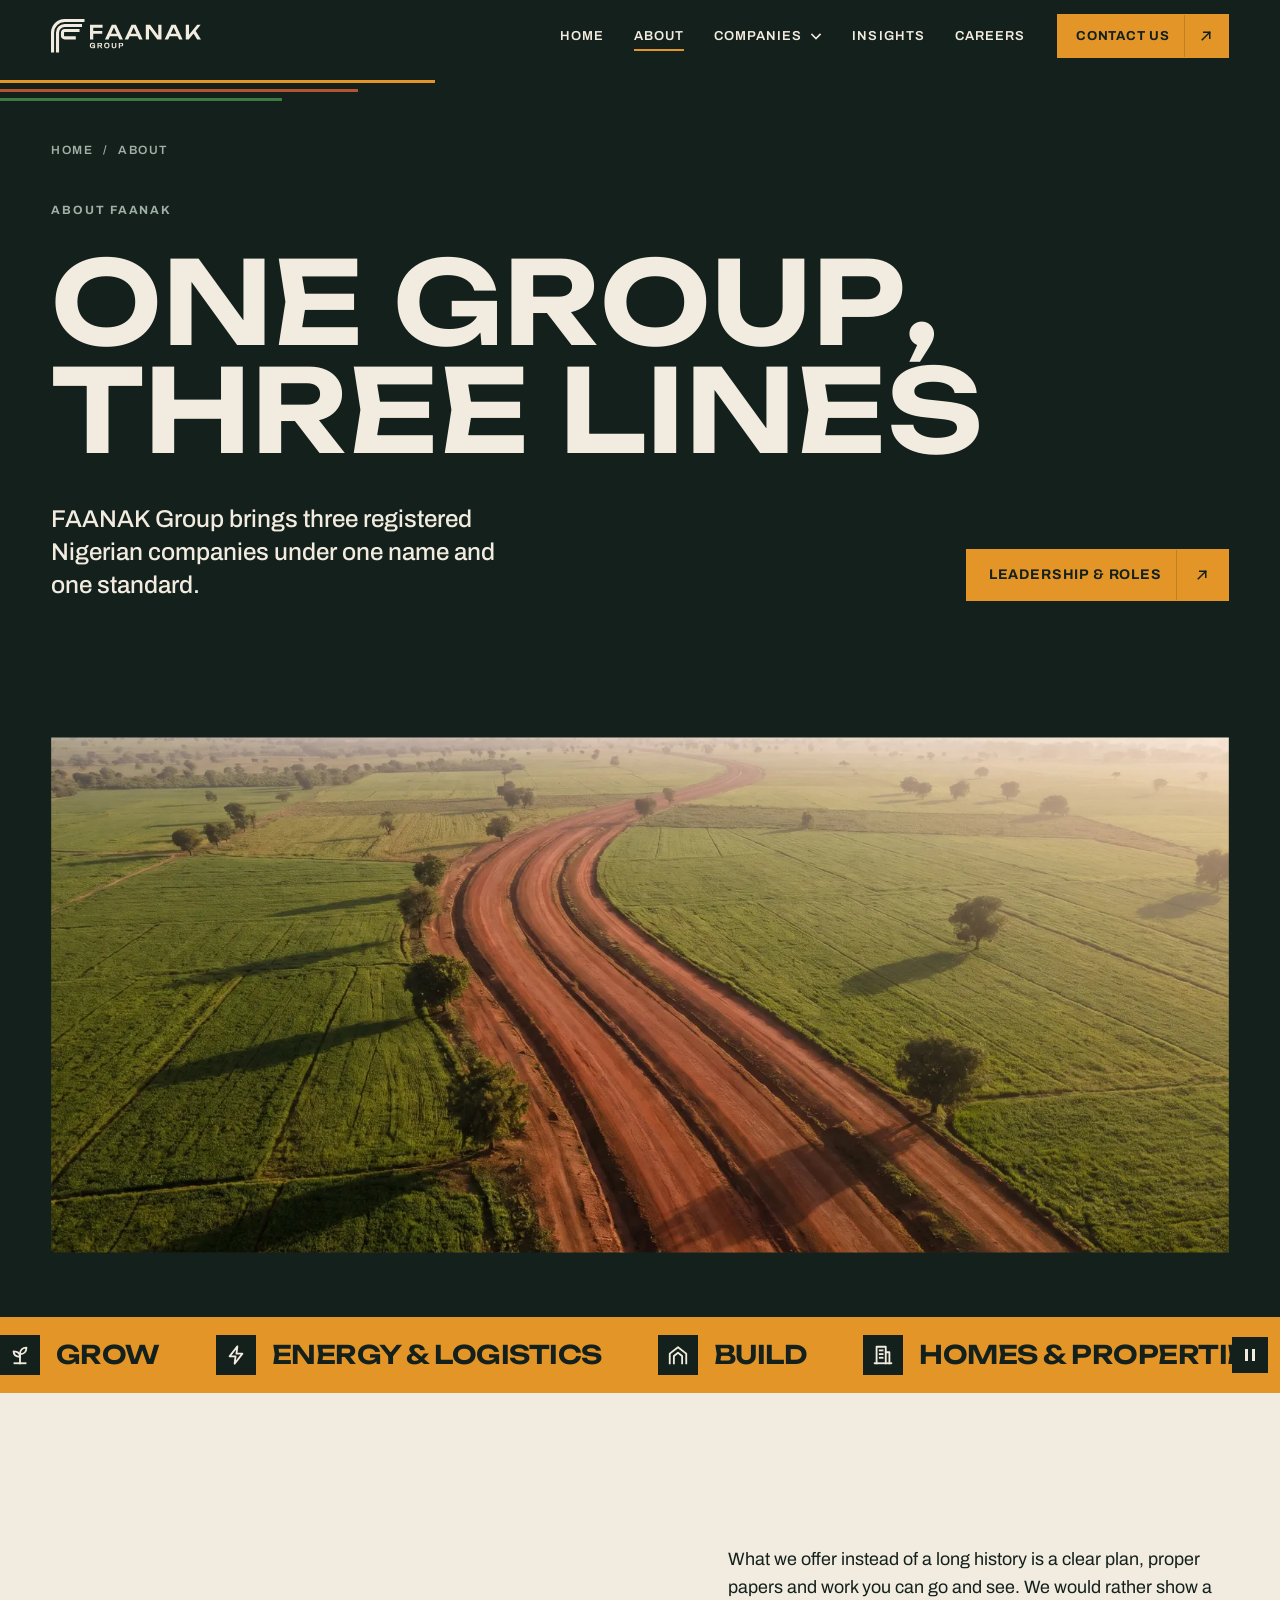
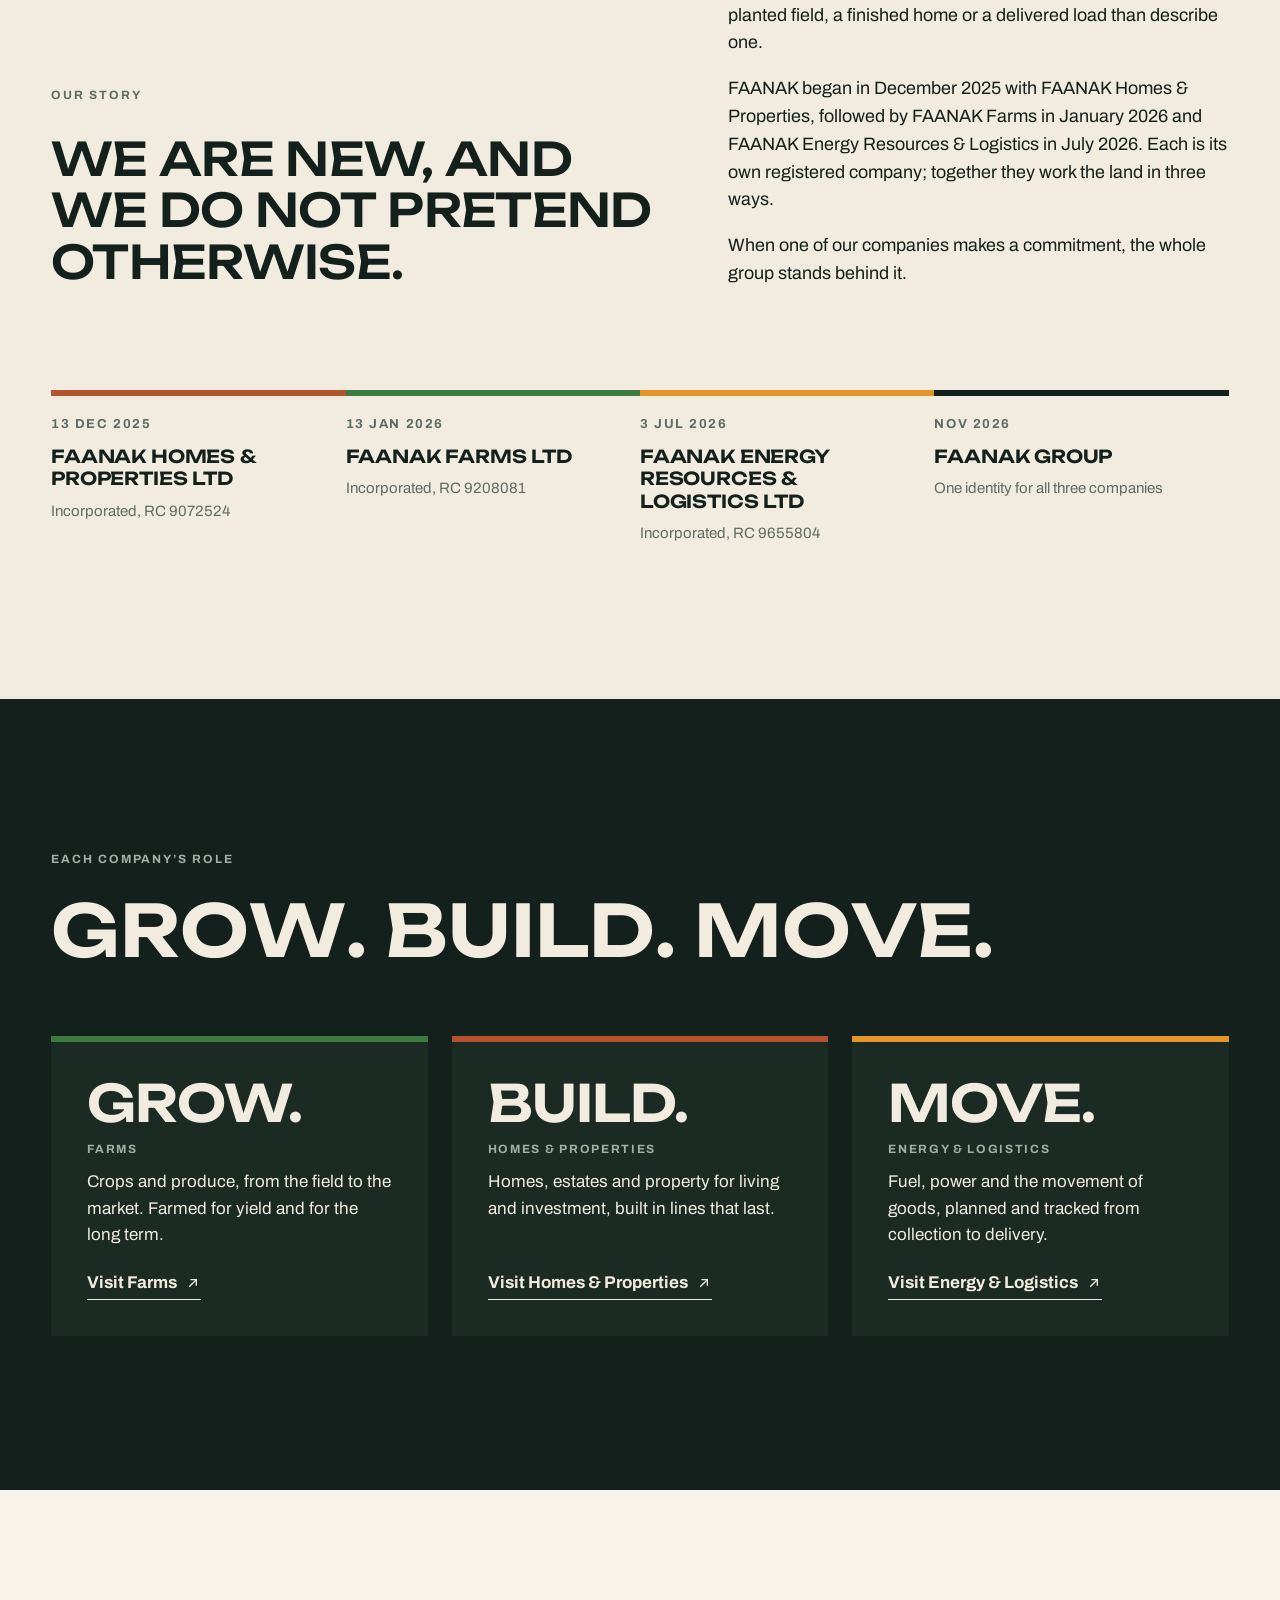
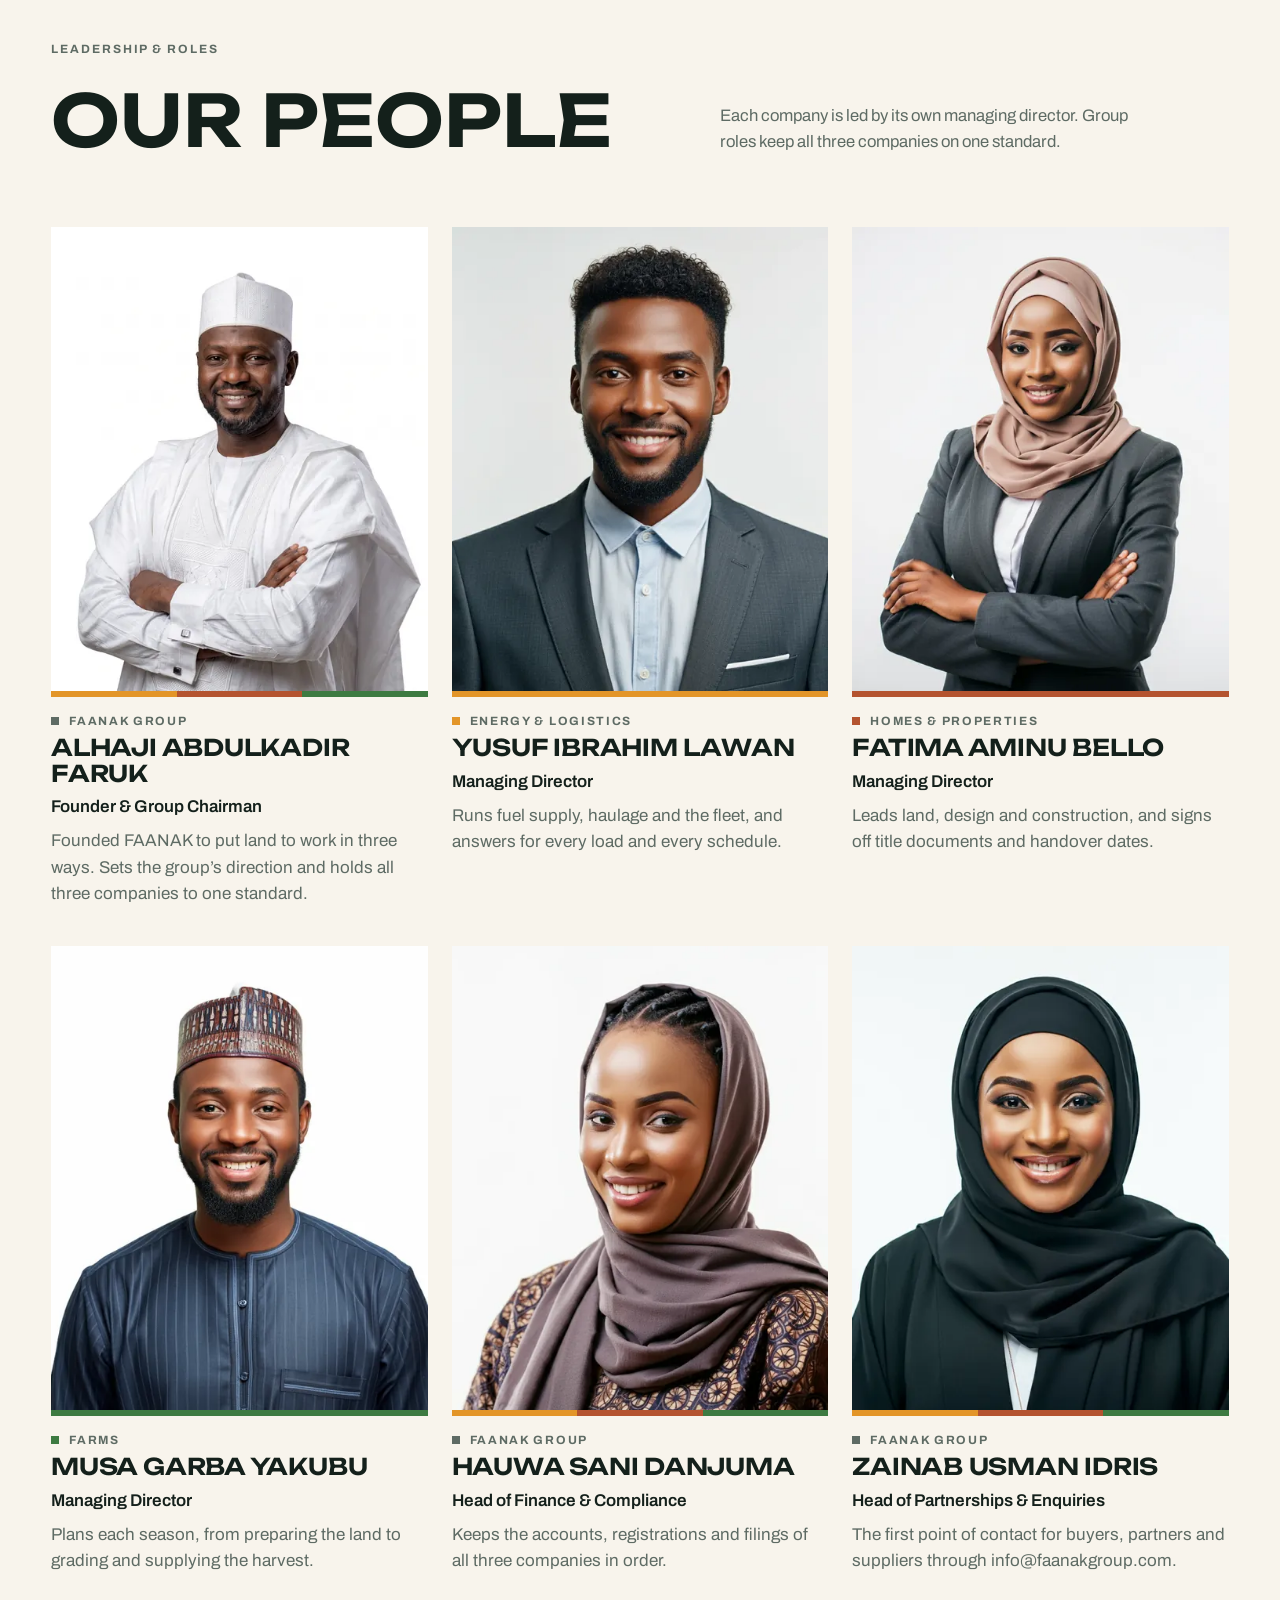
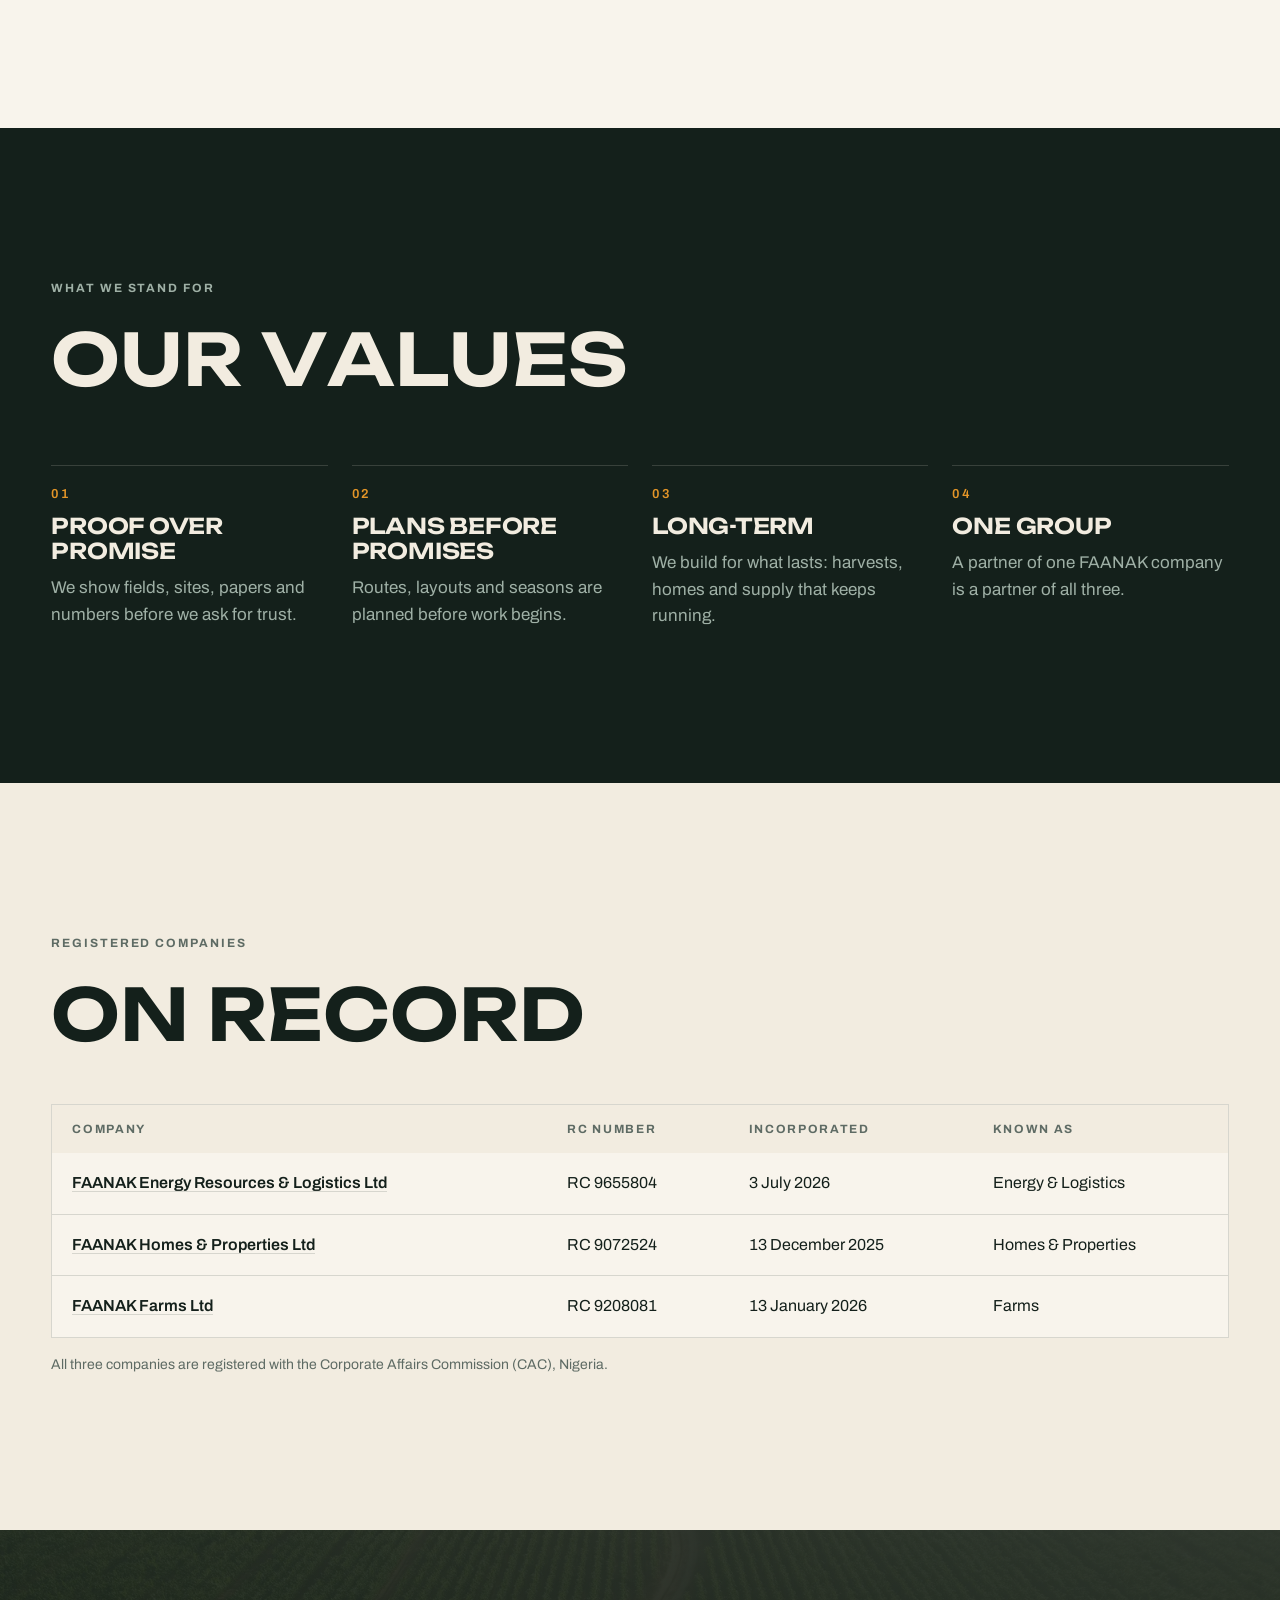
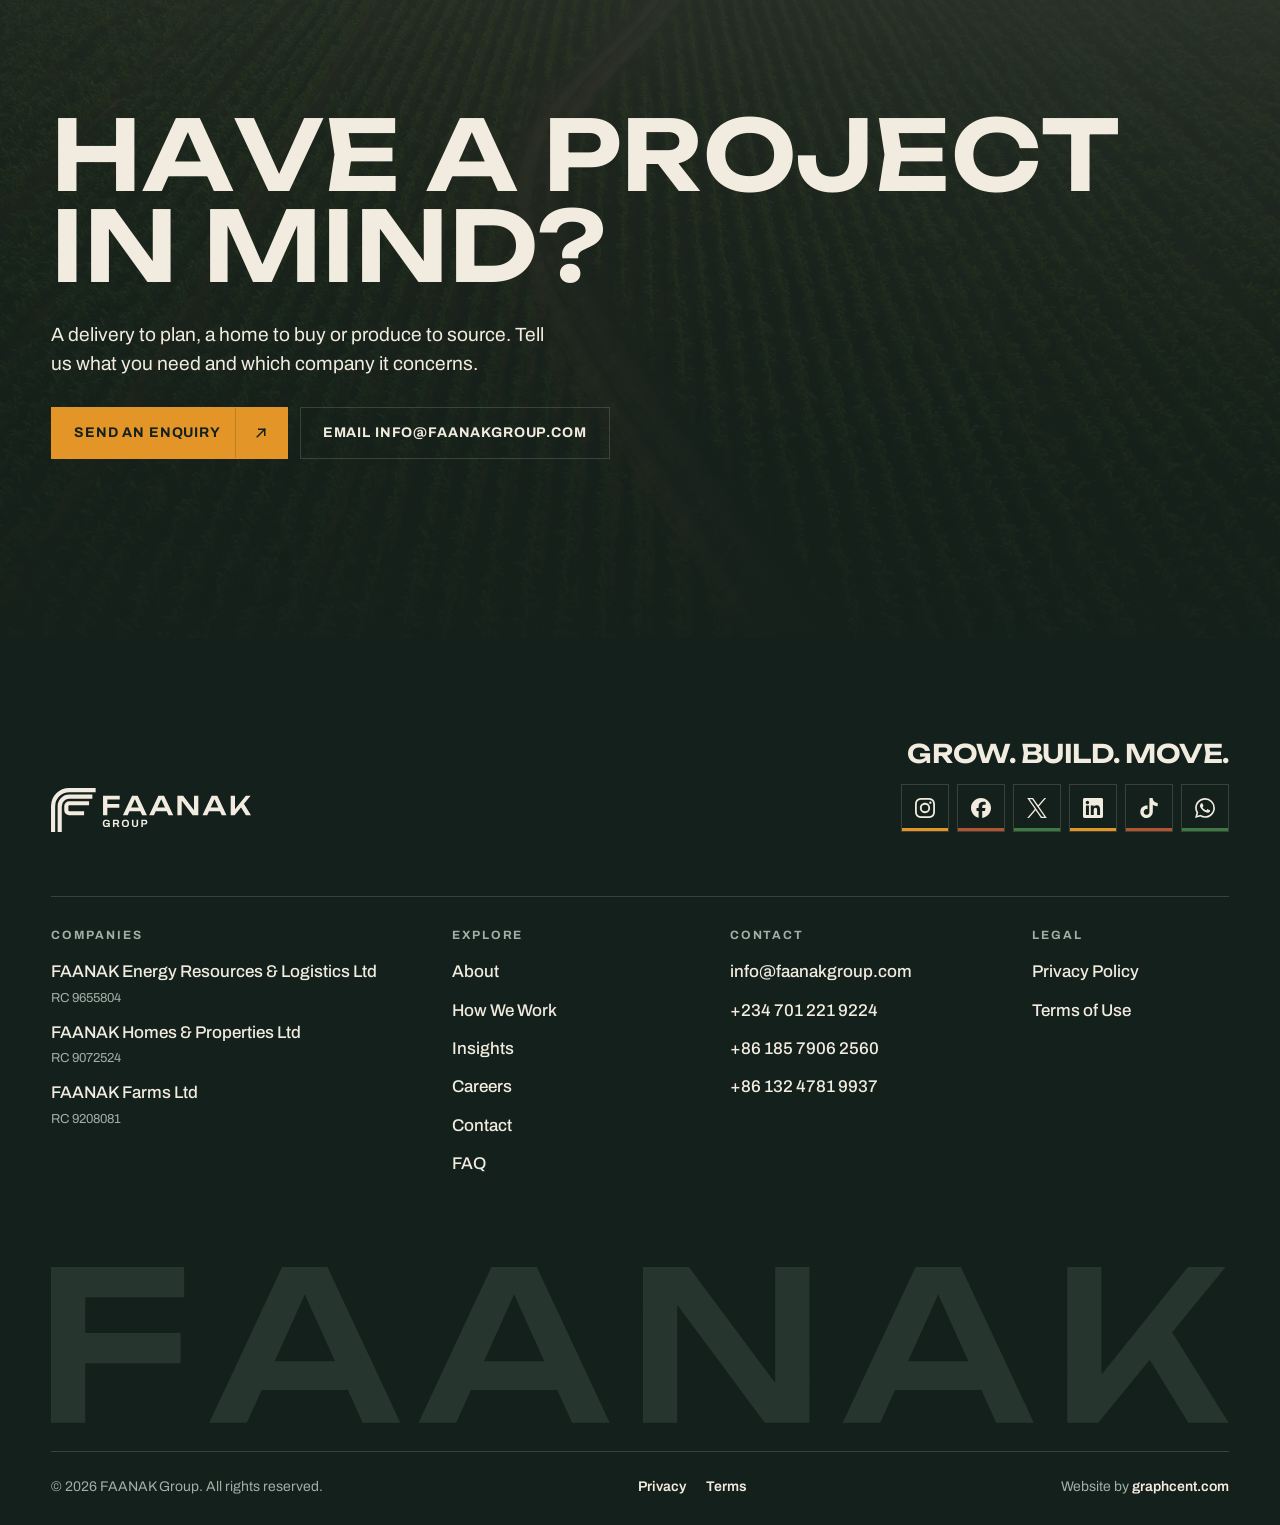
<file: about.html>
<!doctype html>
<html lang="en-NG">
<head>
<meta charset="utf-8">
<meta name="viewport" content="width=device-width, initial-scale=1, viewport-fit=cover">
<title>About FAANAK Group | Our Story, Roles and Companies</title>
<meta name="description" content="The story of FAANAK Group, the roles that run it, and the three registered companies behind the name.">
<meta name="theme-color" content="#14201B">
<link rel="canonical" href="https://4hm4di.github.io/faanakgroup/about.html">
<meta property="og:type" content="website">
<meta property="og:site_name" content="FAANAK Group">
<meta property="og:title" content="About FAANAK Group | Our Story, Roles and Companies">
<meta property="og:description" content="The story of FAANAK Group, the roles that run it, and the three registered companies behind the name.">
<meta property="og:url" content="https://4hm4di.github.io/faanakgroup/about.html">
<meta property="og:image" content="https://4hm4di.github.io/faanakgroup/assets/img/og-image.jpg">
<meta name="twitter:card" content="summary_large_image">
<link rel="icon" href="favicon.ico" sizes="any">
<link rel="icon" href="favicon.svg" type="image/svg+xml">
<link rel="apple-touch-icon" href="apple-touch-icon.png">
<link rel="preload" href="assets/fonts/Unbounded-var.woff2" as="font" type="font/woff2" crossorigin>
<link rel="preload" href="assets/fonts/Archivo-var.woff2" as="font" type="font/woff2" crossorigin>
<link rel="stylesheet" href="assets/css/site.css">
<script>document.documentElement.classList.add('js');setTimeout(function(){var d=document.documentElement;if(!d.classList.contains('ready'))d.classList.remove('js');},4000);</script>
<script src="assets/js/site.js" defer></script>
</head><body data-page="about">
<svg xmlns="http://www.w3.org/2000/svg" style="display:none"><symbol id="i-phone" viewBox="0 0 24 24" fill="none" stroke="currentColor" stroke-width="2" stroke-linecap="square" stroke-linejoin="round"><path d="M6.5,3 H9.2 L10.6,7.4 L8.6,9 C9.7,11.6 12.4,14.3 15,15.4 L16.6,13.4 L21,14.8 V17.5 C21,19.4 19.4,21 17.5,21 C10,21 3,14 3,6.5 C3,4.6 4.6,3 6.5,3 Z"/></symbol><symbol id="i-mobile" viewBox="0 0 24 24" fill="none" stroke="currentColor" stroke-width="2" stroke-linecap="square" stroke-linejoin="round"><path d="M7,2.5 H17 V21.5 H7 Z"/><path d="M11,18 H13"/></symbol><symbol id="i-email" viewBox="0 0 24 24" fill="none" stroke="currentColor" stroke-width="2" stroke-linecap="square" stroke-linejoin="round"><path d="M3,5.5 H21 V18.5 H3 Z"/><path d="M3,7.5 L12,13.5 L21,7.5" stroke-linecap="butt"/></symbol><symbol id="i-web" viewBox="0 0 24 24" fill="none" stroke="currentColor" stroke-width="2" stroke-linecap="square" stroke-linejoin="round"><path d="M21,12 A9,9 0 1,1 3,12 A9,9 0 1,1 21,12 Z"/><path d="M12,3 C8.3,6.2 8.3,17.8 12,21" stroke-linecap="butt"/><path d="M12,3 C15.7,6.2 15.7,17.8 12,21" stroke-linecap="butt"/><path d="M3,12 H21" stroke-linecap="butt"/></symbol><symbol id="i-location" viewBox="0 0 24 24" fill="none" stroke="currentColor" stroke-width="2" stroke-linecap="square" stroke-linejoin="round"><path d="M12,21.5 C12,21.5 4.5,14.6 4.5,9.5 A7.5,7.5 0 0,1 19.5,9.5 C19.5,14.6 12,21.5 12,21.5 Z"/><path d="M14.5,9.5 A2.5,2.5 0 1,1 9.5,9.5 A2.5,2.5 0 1,1 14.5,9.5 Z"/></symbol><symbol id="i-chat" viewBox="0 0 24 24" fill="none" stroke="currentColor" stroke-width="2" stroke-linecap="square" stroke-linejoin="round"><path d="M3.5,4.5 H20.5 V16 H11.5 L7,20 V16 H3.5 Z"/><path d="M7.5,8.5 H16.5"/><path d="M7.5,12 H13.5"/></symbol><symbol id="i-social" viewBox="0 0 24 24" fill="none" stroke="currentColor" stroke-width="2" stroke-linecap="square" stroke-linejoin="round"><path d="M20.1,5.5 A2.6,2.6 0 1,1 14.9,5.5 A2.6,2.6 0 1,1 20.1,5.5 Z"/><path d="M9.1,12 A2.6,2.6 0 1,1 3.9,12 A2.6,2.6 0 1,1 9.1,12 Z"/><path d="M20.1,18.5 A2.6,2.6 0 1,1 14.9,18.5 A2.6,2.6 0 1,1 20.1,18.5 Z"/><path d="M8.74,10.68 L15.26,6.82" stroke-linecap="butt"/><path d="M8.74,13.32 L15.26,17.18" stroke-linecap="butt"/></symbol><symbol id="i-energy" viewBox="0 0 24 24" fill="none" stroke="currentColor" stroke-width="2" stroke-linecap="square" stroke-linejoin="round"><path d="M13.5,2.5 L5,13.5 H11.5 L10.5,21.5 L19,10.5 H12.5 Z"/></symbol><symbol id="i-fuel" viewBox="0 0 24 24" fill="none" stroke="currentColor" stroke-width="2" stroke-linecap="square" stroke-linejoin="round"><path d="M12,2.5 C12,2.5 5.5,10.2 5.5,14.5 A6.5,6.5 0 0,0 18.5,14.5 C18.5,10.2 12,2.5 12,2.5 Z"/><path d="M9,15 C9,16.7 10.3,18 12,18"/></symbol><symbol id="i-logistics" viewBox="0 0 24 24" fill="none" stroke="currentColor" stroke-width="2" stroke-linecap="square" stroke-linejoin="round"><path d="M2.5,6 H14 V17"/><path d="M2.5,6 V17 H4" stroke-linecap="butt"/><path d="M8,17 H15" stroke-linecap="butt"/><path d="M14,9.5 H18 L21.5,13 V17 H19" stroke-linecap="butt"/><path d="M8,17.5 A2,2 0 1,1 4,17.5 A2,2 0 1,1 8,17.5 Z"/><path d="M19,17.5 A2,2 0 1,1 15,17.5 A2,2 0 1,1 19,17.5 Z"/></symbol><symbol id="i-homes" viewBox="0 0 24 24" fill="none" stroke="currentColor" stroke-width="2" stroke-linecap="square" stroke-linejoin="round"><path d="M3,21 V10.5 L12,3.5 L21,10.5 V21"/><path d="M7.5,21 V13 L12,9.5 L16.5,13 V21"/></symbol><symbol id="i-properties" viewBox="0 0 24 24" fill="none" stroke="currentColor" stroke-width="2" stroke-linecap="square" stroke-linejoin="round"><path d="M5,21 V3 H15 V21"/><path d="M15,9 H19 V21"/><path d="M8.5,7 H11.5"/><path d="M8.5,11 H11.5"/><path d="M8.5,15 H11.5"/><path d="M3,21 H21"/></symbol><symbol id="i-land" viewBox="0 0 24 24" fill="none" stroke="currentColor" stroke-width="2" stroke-linecap="square" stroke-linejoin="round"><path d="M3.5,8 L12,4 L20.5,8 L12,12 Z"/><path d="M3.5,12.5 L12,16.5 L20.5,12.5"/><path d="M3.5,16.5 L12,20.5 L20.5,16.5"/></symbol><symbol id="i-farms" viewBox="0 0 24 24" fill="none" stroke="currentColor" stroke-width="2" stroke-linecap="square" stroke-linejoin="round"><path d="M12,21 V11"/><path d="M12,14 C12,10.2 9.2,8 5,8 C5,11.8 7.8,14 12,14 Z"/><path d="M12,11 C12,7 14.8,4 19,4 C19,8 16.2,11 12,11 Z"/><path d="M6,21 H18"/></symbol><symbol id="i-produce" viewBox="0 0 24 24" fill="none" stroke="currentColor" stroke-width="2" stroke-linecap="square" stroke-linejoin="round"><path d="M12,22 V4"/><path d="M8,5.5 L12,9 L16,5.5"/><path d="M8,10 L12,13.5 L16,10"/><path d="M8,14.5 L12,18 L16,14.5"/></symbol><symbol id="i-fields" viewBox="0 0 24 24" fill="none" stroke="currentColor" stroke-width="2" stroke-linecap="square" stroke-linejoin="round"><path d="M3,7.5 C6,5.5 9,9.5 12,7.5 C15,5.5 18,9.5 21,7.5"/><path d="M3,12 C6,10 9,14 12,12 C15,10 18,14 21,12"/><path d="M3,16.5 C6,14.5 9,18.5 12,16.5 C15,14.5 18,18.5 21,16.5"/></symbol><symbol id="i-arrow" viewBox="0 0 24 24" fill="none" stroke="currentColor" stroke-width="2" stroke-linecap="square" stroke-linejoin="round"><path d="M7 17 L17 7"/><path d="M9 7 H17 V15"/></symbol><symbol id="i-plus" viewBox="0 0 24 24" fill="none" stroke="currentColor" stroke-width="2" stroke-linecap="square"><path d="M12 5 V19"/><path d="M5 12 H19"/></symbol><symbol id="s-instagram" viewBox="0 0 24 24" fill="currentColor"><path d="M7.0301.084c-1.2768.0602-2.1487.264-2.911.5634-.7888.3075-1.4575.72-2.1228 1.3877-.6652.6677-1.075 1.3368-1.3802 2.127-.2954.7638-.4956 1.6365-.552 2.914-.0564 1.2775-.0689 1.6882-.0626 4.947.0062 3.2586.0206 3.6671.0825 4.9473.061 1.2765.264 2.1482.5635 2.9107.308.7889.72 1.4573 1.388 2.1228.6679.6655 1.3365 1.0743 2.1285 1.38.7632.295 1.6361.4961 2.9134.552 1.2773.056 1.6884.069 4.9462.0627 3.2578-.0062 3.668-.0207 4.9478-.0814 1.28-.0607 2.147-.2652 2.9098-.5633.7889-.3086 1.4578-.72 2.1228-1.3881.665-.6682 1.0745-1.3378 1.3795-2.1284.2957-.7632.4966-1.636.552-2.9124.056-1.2809.0692-1.6898.063-4.948-.0063-3.2583-.021-3.6668-.0817-4.9465-.0607-1.2797-.264-2.1487-.5633-2.9117-.3084-.7889-.72-1.4568-1.3876-2.1228C21.2982 1.33 20.628.9208 19.8378.6165 19.074.321 18.2017.1197 16.9244.0645 15.6471.0093 15.236-.005 11.977.0014 8.718.0076 8.31.0215 7.0301.0839m.1402 21.6932c-1.17-.0509-1.8053-.2453-2.2287-.408-.5606-.216-.96-.4771-1.3819-.895-.422-.4178-.6811-.8186-.9-1.378-.1644-.4234-.3624-1.058-.4171-2.228-.0595-1.2645-.072-1.6442-.079-4.848-.007-3.2037.0053-3.583.0607-4.848.05-1.169.2456-1.805.408-2.2282.216-.5613.4762-.96.895-1.3816.4188-.4217.8184-.6814 1.3783-.9003.423-.1651 1.0575-.3614 2.227-.4171 1.2655-.06 1.6447-.072 4.848-.079 3.2033-.007 3.5835.005 4.8495.0608 1.169.0508 1.8053.2445 2.228.408.5608.216.96.4754 1.3816.895.4217.4194.6816.8176.9005 1.3787.1653.4217.3617 1.056.4169 2.2263.0602 1.2655.0739 1.645.0796 4.848.0058 3.203-.0055 3.5834-.061 4.848-.051 1.17-.245 1.8055-.408 2.2294-.216.5604-.4763.96-.8954 1.3814-.419.4215-.8181.6811-1.3783.9-.4224.1649-1.0577.3617-2.2262.4174-1.2656.0595-1.6448.072-4.8493.079-3.2045.007-3.5825-.006-4.848-.0608M16.953 5.5864A1.44 1.44 0 1 0 18.39 4.144a1.44 1.44 0 0 0-1.437 1.4424M5.8385 12.012c.0067 3.4032 2.7706 6.1557 6.173 6.1493 3.4026-.0065 6.157-2.7701 6.1506-6.1733-.0065-3.4032-2.771-6.1565-6.174-6.1498-3.403.0067-6.156 2.771-6.1496 6.1738M8 12.0077a4 4 0 1 1 4.008 3.9921A3.9996 3.9996 0 0 1 8 12.0077"/></symbol><symbol id="s-facebook" viewBox="0 0 24 24" fill="currentColor"><path d="M9.101 23.691v-7.98H6.627v-3.667h2.474v-1.58c0-4.085 1.848-5.978 5.858-5.978.401 0 .955.042 1.468.103a8.68 8.68 0 0 1 1.141.195v3.325a8.623 8.623 0 0 0-.653-.036 26.805 26.805 0 0 0-.733-.009c-.707 0-1.259.096-1.675.309a1.686 1.686 0 0 0-.679.622c-.258.42-.374.995-.374 1.752v1.297h3.919l-.386 2.103-.287 1.564h-3.246v8.245C19.396 23.238 24 18.179 24 12.044c0-6.627-5.373-12-12-12s-12 5.373-12 12c0 5.628 3.874 10.35 9.101 11.647Z"/></symbol><symbol id="s-x" viewBox="0 0 24 24" fill="currentColor"><path d="M14.234 10.162 22.977 0h-2.072l-7.591 8.824L7.251 0H.258l9.168 13.343L.258 24H2.33l8.016-9.318L16.749 24h6.993zm-2.837 3.299-.929-1.329L3.076 1.56h3.182l5.965 8.532.929 1.329 7.754 11.09h-3.182z"/></symbol><symbol id="s-tiktok" viewBox="0 0 24 24" fill="currentColor"><path d="M12.525.02c1.31-.02 2.61-.01 3.91-.02.08 1.53.63 3.09 1.75 4.17 1.12 1.11 2.7 1.62 4.24 1.79v4.03c-1.44-.05-2.89-.35-4.2-.97-.57-.26-1.1-.59-1.62-.93-.01 2.92.01 5.84-.02 8.75-.08 1.4-.54 2.79-1.35 3.94-1.31 1.92-3.58 3.17-5.91 3.21-1.43.08-2.86-.31-4.08-1.03-2.02-1.19-3.44-3.37-3.65-5.71-.02-.5-.03-1-.01-1.49.18-1.9 1.12-3.72 2.58-4.96 1.66-1.44 3.98-2.13 6.15-1.72.02 1.48-.04 2.96-.04 4.44-.99-.32-2.15-.23-3.02.37-.63.41-1.11 1.04-1.36 1.75-.21.51-.15 1.07-.14 1.61.24 1.64 1.82 3.02 3.5 2.87 1.12-.01 2.19-.66 2.77-1.61.19-.33.4-.67.41-1.06.1-1.79.06-3.57.07-5.36.01-4.03-.01-8.05.02-12.07z"/></symbol><symbol id="s-whatsapp" viewBox="0 0 24 24" fill="currentColor"><path d="M17.472 14.382c-.297-.149-1.758-.867-2.03-.967-.273-.099-.471-.148-.67.15-.197.297-.767.966-.94 1.164-.173.199-.347.223-.644.075-.297-.15-1.255-.463-2.39-1.475-.883-.788-1.48-1.761-1.653-2.059-.173-.297-.018-.458.13-.606.134-.133.298-.347.446-.52.149-.174.198-.298.298-.497.099-.198.05-.371-.025-.52-.075-.149-.669-1.612-.916-2.207-.242-.579-.487-.5-.669-.51-.173-.008-.371-.01-.57-.01-.198 0-.52.074-.792.372-.272.297-1.04 1.016-1.04 2.479 0 1.462 1.065 2.875 1.213 3.074.149.198 2.096 3.2 5.077 4.487.709.306 1.262.489 1.694.625.712.227 1.36.195 1.871.118.571-.085 1.758-.719 2.006-1.413.248-.694.248-1.289.173-1.413-.074-.124-.272-.198-.57-.347m-5.421 7.403h-.004a9.87 9.87 0 01-5.031-1.378l-.361-.214-3.741.982.998-3.648-.235-.374a9.86 9.86 0 01-1.51-5.26c.001-5.45 4.436-9.884 9.888-9.884 2.64 0 5.122 1.03 6.988 2.898a9.825 9.825 0 012.893 6.994c-.003 5.45-4.437 9.884-9.885 9.884m8.413-18.297A11.815 11.815 0 0012.05 0C5.495 0 .16 5.335.157 11.892c0 2.096.547 4.142 1.588 5.945L.057 24l6.305-1.654a11.882 11.882 0 005.683 1.448h.005c6.554 0 11.89-5.335 11.893-11.893a11.821 11.821 0 00-3.48-8.413Z"/></symbol><symbol id="s-linkedin" viewBox="0 0 24 24" fill="currentColor"><path d="M20.447 20.452h-3.554v-5.569c0-1.328-.027-3.037-1.852-3.037-1.853 0-2.136 1.445-2.136 2.939v5.667H9.351V9h3.414v1.561h.046c.477-.9 1.637-1.85 3.37-1.85 3.601 0 4.267 2.37 4.267 5.455v6.286zM5.337 7.433c-1.144 0-2.063-.926-2.063-2.065 0-1.138.92-2.063 2.063-2.063 1.14 0 2.064.925 2.064 2.063 0 1.139-.925 2.065-2.064 2.065zm1.782 13.019H3.555V9h3.564v11.452zM22.225 0H1.771C.792 0 0 .774 0 1.729v20.542C0 23.227.792 24 1.771 24h20.451C23.2 24 24 23.227 24 22.271V1.729C24 .774 23.2 0 22.222 0h.003z"/></symbol></svg>
<a class="skip" href="#main">Skip to content</a>
<header class="header" data-header>
  <div class="header__inner wrap">
    <a class="header__logo" href="index.html" aria-label="FAANAK Group home"><svg class="logo" role="img" aria-hidden="true" focusable="false" xmlns="http://www.w3.org/2000/svg" viewBox="0 0 447.92 100.00"><g transform="translate(0.000,0.000) scale(1.40331)"><path d="M154.391,226.579 H115.462 A25.733,25.733 0 0 0 89.729,252.312 V291.241" transform="translate(-86.430,-223.280)" fill="none" stroke="currentColor" stroke-width="6.598148148148148" stroke-linecap="square" stroke-linejoin="round"/><path d="M149.112,237.136 H115.462 A15.176,15.176 0 0 0 100.286,252.312 V291.241" transform="translate(-86.430,-223.280)" fill="none" stroke="currentColor" stroke-width="6.598148148148148" stroke-linecap="square" stroke-linejoin="round"/><path d="M143.834,247.693 H115.462 A4.619,4.619 0 0 0 110.843,252.312 V258.910 A4.619,4.619 0 0 0 115.462,263.529 H135.916" transform="translate(-86.430,-223.280)" fill="none" stroke="currentColor" stroke-width="6.598148148148148" stroke-linecap="square" stroke-linejoin="round"/><path d="M172.88,249.97h22.57v6.04h-22.57v-6.04ZM196.16,236.73v6.08h-23.2l3.37-3.62v28.78h-6.87v-31.24h26.7ZM209.36,261.38v-5.75h21.66v5.75h-21.66ZM224.9,236.73l14.62,31.24h-7.54l-12.79-28.36h2.33l-12.79,28.36h-7.54l14.62-31.24h9.08ZM251.35,261.38v-5.75h21.66v5.75h-21.66ZM266.88,236.73l14.62,31.24h-7.54l-12.79-28.36h2.33l-12.79,28.36h-7.54l14.62-31.24h9.08ZM317.15,263.3l-2.46.37v-26.95h6.87v31.24h-8.95l-19.99-26.95,2.42-.37v27.32h-6.87v-31.24h9.2l19.78,26.57ZM336.4,261.38v-5.75h21.66v5.75h-21.66ZM351.93,236.73l14.62,31.24h-7.54l-12.79-28.36h2.33l-12.79,28.36h-7.54l14.62-31.24h9.08ZM373.26,267.96v-31.24h6.87v25.49l-2-1.42,19.33-24.07h7.54l-25.53,31.24h-6.21ZM388.17,252.68l5.08-4.54,12.37,19.83h-8.08l-9.37-15.29Z" transform="translate(-86.430,-224.422)" fill="currentColor"/><path d="M174.58,286.75c-1.78,0-3.15-.47-4.11-1.42-.96-.95-1.44-2.42-1.44-4.42,0-1.33.23-2.42.69-3.29s1.13-1.5,2.01-1.93c.88-.42,1.93-.63,3.16-.63.74,0,1.43.08,2.08.25s1.22.42,1.72.76c.5.34.89.77,1.17,1.28.28.51.42,1.12.42,1.82h-2.49c0-.34-.07-.64-.22-.91-.15-.26-.35-.48-.62-.66-.26-.18-.57-.31-.91-.4s-.7-.13-1.07-.13c-.57,0-1.07.07-1.5.22s-.78.37-1.06.68c-.28.3-.49.68-.63,1.13-.14.45-.21.97-.21,1.56v.49c0,.82.12,1.5.36,2.03.24.53.6.92,1.09,1.18.48.26,1.08.39,1.8.39.59,0,1.12-.09,1.57-.27.46-.18.81-.44,1.07-.78.26-.34.39-.76.39-1.25v-.12h-3.38v-1.88h5.81v6.11h-1.61l-.21-1.22c-.33.32-.68.58-1.06.79-.38.21-.8.37-1.26.47-.46.1-.98.16-1.55.16ZM185.28,286.55v-11.3h6.19c.83,0,1.53.15,2.08.44.55.3.97.71,1.24,1.24.27.53.41,1.14.41,1.84,0,.74-.16,1.39-.49,1.95-.33.57-.81,1-1.43,1.29l2.31,4.53h-2.72l-1.99-4.12h-3.15v4.12h-2.45ZM187.74,280.49h3.41c.49,0,.88-.15,1.15-.45.27-.3.41-.71.41-1.23,0-.33-.06-.61-.18-.85-.12-.24-.3-.41-.53-.54s-.52-.18-.86-.18h-3.41v3.25ZM205.21,286.75c-1.2,0-2.23-.21-3.1-.64-.87-.43-1.53-1.08-1.99-1.94-.46-.87-.69-1.95-.69-3.26s.23-2.42.69-3.29,1.13-1.5,1.99-1.93c.87-.42,1.9-.63,3.1-.63s2.26.21,3.12.63c.86.42,1.52,1.07,1.98,1.93.46.86.69,1.96.69,3.29s-.23,2.39-.69,3.26c-.46.87-1.12,1.52-1.98,1.94-.86.43-1.9.64-3.12.64ZM205.21,284.74c.54,0,1.01-.08,1.42-.23.41-.15.75-.38,1.02-.69.27-.31.48-.68.63-1.13.14-.44.21-.95.21-1.52v-.51c0-.58-.07-1.1-.21-1.55-.14-.45-.35-.83-.63-1.13-.27-.3-.61-.53-1.02-.68-.41-.15-.88-.23-1.42-.23s-.99.08-1.4.23c-.41.15-.75.38-1.02.68-.27.3-.48.68-.62,1.13-.14.45-.21.97-.21,1.55v.51c0,.57.07,1.08.21,1.52s.34.82.62,1.13c.27.31.61.54,1.02.69.41.15.87.23,1.4.23ZM220.53,286.75c-1.03,0-1.92-.16-2.66-.49-.74-.33-1.31-.83-1.7-1.49-.4-.66-.59-1.49-.59-2.48v-7.03h2.47v6.97c0,.81.21,1.44.64,1.87.43.43,1.04.65,1.84.65s1.42-.22,1.85-.65.65-1.06.65-1.87v-6.97h2.47v7.03c0,.99-.2,1.81-.59,2.48-.4.66-.96,1.16-1.7,1.49-.74.33-1.63.49-2.68.49ZM230.6,286.55v-11.3h5.88c.81,0,1.49.15,2.03.45.54.3.96.72,1.24,1.27.28.54.42,1.19.42,1.94s-.15,1.4-.44,1.95c-.29.55-.72.99-1.28,1.29-.56.31-1.25.46-2.06.46h-3.34v3.94h-2.45ZM233.05,280.61h3.01c.52,0,.91-.15,1.19-.44.28-.3.42-.71.42-1.24,0-.36-.06-.66-.18-.91-.12-.24-.3-.43-.54-.56-.24-.13-.54-.2-.9-.2h-3.01v3.34Z" transform="translate(-86.430,-224.422)" fill="currentColor"/></g></svg></a>
    <nav class="nav" aria-label="Main"><a href="index.html">Home</a>
      <a href="about.html" aria-current="page">About</a>
      <div class="nav__dd" data-dd>
        <button class="nav__btn" type="button" aria-expanded="false" aria-controls="dd-companies" data-dd-btn>Companies<svg class="nav__chev" viewBox="0 0 12 12" aria-hidden="true" focusable="false"><path d="M2 4.5 6 8.5 10 4.5" fill="none" stroke="currentColor" stroke-width="1.6" stroke-linecap="square"/></svg></button>
        <div class="dd" id="dd-companies" data-dd-panel>
          <div class="dd__inner wrap">
            <div class="dd__head"><p class="dd__k">Our Companies</p><p class="dd__lead">Three registered companies, one standard.</p>
              <a class="link" href="index.html#companies">See all three <span aria-hidden="true"><svg class="ico" aria-hidden="true" focusable="false"><use href="#i-arrow"/></svg></span></a></div>
            <ul class="dd__grid"><li><a class="dd__card dd__card--amber" href="energy-logistics.html">
        <span class="badge badge--amber"><svg class="ico" aria-hidden="true" focusable="false"><use href="#i-energy"/></svg></span>
        <span class="dd__txt"><span class="dd__name">Energy &amp; Logistics</span><span class="dd__desc">Energy and goods, moved safely and on schedule.</span><span class="dd__rc">RC 9655804</span></span>
        <span class="dd__arrow" aria-hidden="true"><svg class="ico" aria-hidden="true" focusable="false"><use href="#i-arrow"/></svg></span></a></li><li><a class="dd__card dd__card--laterite" href="homes-properties.html">
        <span class="badge badge--laterite"><svg class="ico" aria-hidden="true" focusable="false"><use href="#i-homes"/></svg></span>
        <span class="dd__txt"><span class="dd__name">Homes &amp; Properties</span><span class="dd__desc">Built in lines that last.</span><span class="dd__rc">RC 9072524</span></span>
        <span class="dd__arrow" aria-hidden="true"><svg class="ico" aria-hidden="true" focusable="false"><use href="#i-arrow"/></svg></span></a></li><li><a class="dd__card dd__card--green" href="farms.html">
        <span class="badge badge--green"><svg class="ico" aria-hidden="true" focusable="false"><use href="#i-farms"/></svg></span>
        <span class="dd__txt"><span class="dd__name">Farms</span><span class="dd__desc">From our rows to your market.</span><span class="dd__rc">RC 9208081</span></span>
        <span class="dd__arrow" aria-hidden="true"><svg class="ico" aria-hidden="true" focusable="false"><use href="#i-arrow"/></svg></span></a></li></ul>
          </div>
        </div>
      </div>
      <a href="insights.html">Insights</a>
      <a href="careers.html">Careers</a></nav>
    <a class="btn btn--amber btn--sm header__cta" href="contact.html"><span>Contact Us</span><span class="btn__icon" aria-hidden="true"><svg class="ico" aria-hidden="true" focusable="false"><use href="#i-arrow"/></svg></span></a>
    <button class="menu-btn" type="button" aria-expanded="false" aria-controls="menu" aria-label="Open menu" data-menu-btn>
      <span></span><span></span><span></span>
    </button>
  </div>
</header>
<div class="menu" id="menu" data-menu hidden>
  <nav class="menu__nav wrap" aria-label="Mobile"><a href="index.html">Home</a><a href="about.html" aria-current="page">About</a>
      <div class="menu__group"><p class="menu__label">Companies</p><ul class="menu__cards"><li><a class="dd__card dd__card--amber" href="energy-logistics.html">
        <span class="badge badge--amber"><svg class="ico" aria-hidden="true" focusable="false"><use href="#i-energy"/></svg></span>
        <span class="dd__txt"><span class="dd__name">Energy &amp; Logistics</span><span class="dd__desc">Energy and goods, moved safely and on schedule.</span><span class="dd__rc">RC 9655804</span></span>
        <span class="dd__arrow" aria-hidden="true"><svg class="ico" aria-hidden="true" focusable="false"><use href="#i-arrow"/></svg></span></a></li><li><a class="dd__card dd__card--laterite" href="homes-properties.html">
        <span class="badge badge--laterite"><svg class="ico" aria-hidden="true" focusable="false"><use href="#i-homes"/></svg></span>
        <span class="dd__txt"><span class="dd__name">Homes &amp; Properties</span><span class="dd__desc">Built in lines that last.</span><span class="dd__rc">RC 9072524</span></span>
        <span class="dd__arrow" aria-hidden="true"><svg class="ico" aria-hidden="true" focusable="false"><use href="#i-arrow"/></svg></span></a></li><li><a class="dd__card dd__card--green" href="farms.html">
        <span class="badge badge--green"><svg class="ico" aria-hidden="true" focusable="false"><use href="#i-farms"/></svg></span>
        <span class="dd__txt"><span class="dd__name">Farms</span><span class="dd__desc">From our rows to your market.</span><span class="dd__rc">RC 9208081</span></span>
        <span class="dd__arrow" aria-hidden="true"><svg class="ico" aria-hidden="true" focusable="false"><use href="#i-arrow"/></svg></span></a></li></ul></div>
      <a href="index.html#how-we-work">How We Work</a><a href="insights.html">Insights</a><a href="careers.html">Careers</a><a href="contact.html">Contact</a></nav>
  <div class="menu__foot wrap">
    <a href="mailto:info@faanakgroup.com">info@faanakgroup.com</a>
    <a href="tel:+2347012219224">+234&nbsp;701&nbsp;221&nbsp;9224</a>
  </div>
</div>
<main id="main">
<section class="hero page-hero dark" aria-labelledby="page-title">
  <div class="hero__lanes" aria-hidden="true"><span style="background:var(--amber)"></span><span style="background:var(--laterite)"></span><span style="background:var(--green)"></span></div>
  <div class="wrap">
    <nav class="crumbs" aria-label="Breadcrumb"><a href="index.html">Home</a><span aria-hidden="true">/</span><span aria-current="page">About</span></nav>
    <p class="kicker">About FAANAK</p>
    <h1 class="title page-hero__title" id="page-title" data-split="chars">One Group,<br>Three Lines</h1>
    <div class="hero__row page-hero__row">
      <p class="hero__lead" data-split="words">FAANAK Group brings three registered Nigerian companies under one name and one standard.</p>
      <div class="hero__actions"><a class="btn btn--amber" href="#roles"><span>Leadership & Roles</span><span class="btn__icon" aria-hidden="true"><svg class="ico" aria-hidden="true" focusable="false"><use href="#i-arrow"/></svg></span></a></div>
    </div>
  </div>
  <div class="hero__media wrap"><div class="hero__frame hero__frame--page" data-reveal="clip">
      <picture><source type="image/webp" srcset="assets/img/about-road-960.webp 960w, assets/img/about-road-1600.webp 1600w" sizes="(max-width: 1400px) 100vw, 1400px"><img class="hero__img" src="assets/img/about-road-1600.jpg" width="1600" height="893" alt="A red laterite road curving across green farmland from above" loading="eager" decoding="sync" fetchpriority="high"></picture></div></div>
</section>
<div class="ticker" data-marquee aria-label="Grow, Build, Move">
  <div class="ticker__track" aria-hidden="true"><div class="ticker__group"><span class="ticker__item"><span class="ticker__ico ticker__ico--green"><svg class="ico" aria-hidden="true" focusable="false"><use href="#i-farms"/></svg></span>Grow</span><span class="ticker__item"><span class="ticker__ico ticker__ico--amber"><svg class="ico" aria-hidden="true" focusable="false"><use href="#i-energy"/></svg></span>Energy &amp; Logistics</span><span class="ticker__item"><span class="ticker__ico ticker__ico--laterite"><svg class="ico" aria-hidden="true" focusable="false"><use href="#i-homes"/></svg></span>Build</span><span class="ticker__item"><span class="ticker__ico ticker__ico--laterite"><svg class="ico" aria-hidden="true" focusable="false"><use href="#i-properties"/></svg></span>Homes &amp; Properties</span><span class="ticker__item"><span class="ticker__ico ticker__ico--amber"><svg class="ico" aria-hidden="true" focusable="false"><use href="#i-logistics"/></svg></span>Move</span><span class="ticker__item"><span class="ticker__ico ticker__ico--green"><svg class="ico" aria-hidden="true" focusable="false"><use href="#i-produce"/></svg></span>Farms</span></div><div class="ticker__group"><span class="ticker__item"><span class="ticker__ico ticker__ico--green"><svg class="ico" aria-hidden="true" focusable="false"><use href="#i-farms"/></svg></span>Grow</span><span class="ticker__item"><span class="ticker__ico ticker__ico--amber"><svg class="ico" aria-hidden="true" focusable="false"><use href="#i-energy"/></svg></span>Energy &amp; Logistics</span><span class="ticker__item"><span class="ticker__ico ticker__ico--laterite"><svg class="ico" aria-hidden="true" focusable="false"><use href="#i-homes"/></svg></span>Build</span><span class="ticker__item"><span class="ticker__ico ticker__ico--laterite"><svg class="ico" aria-hidden="true" focusable="false"><use href="#i-properties"/></svg></span>Homes &amp; Properties</span><span class="ticker__item"><span class="ticker__ico ticker__ico--amber"><svg class="ico" aria-hidden="true" focusable="false"><use href="#i-logistics"/></svg></span>Move</span><span class="ticker__item"><span class="ticker__ico ticker__ico--green"><svg class="ico" aria-hidden="true" focusable="false"><use href="#i-produce"/></svg></span>Farms</span></div></div>
  <button class="pause" type="button" data-pause aria-pressed="false" aria-label="Pause moving text"><span class="pause__bars" aria-hidden="true"></span></button>
</div>
<section class="story section" aria-labelledby="story-title">
  <div class="wrap story__grid">
    <div><p class="kicker">Our Story</p><h2 class="statement" id="story-title" data-split="words">We are new, and we do not pretend otherwise.</h2></div>
    <div class="story__body" data-reveal>
      <p>What we offer instead of a long history is a clear plan, proper papers and work you can go and see. We would rather show a planted field, a finished home or a delivered load than describe one.</p>
      <p>FAANAK began in December 2025 with FAANAK Homes &amp; Properties, followed by FAANAK Farms in January 2026 and FAANAK Energy Resources &amp; Logistics in July 2026. Each is its own registered company; together they work the land in three ways.</p>
      <p>When one of our companies makes a commitment, the whole group stands behind it.</p>
    </div>
  </div>
  <div class="wrap"><ol class="tl" data-stagger><li class="tl__item tl__item--laterite"><p class="tl__date">13 Dec 2025</p><h3 class="tl__t">FAANAK Homes &amp; Properties Ltd</h3><p class="tl__d">Incorporated, RC 9072524</p></li><li class="tl__item tl__item--green"><p class="tl__date">13 Jan 2026</p><h3 class="tl__t">FAANAK Farms Ltd</h3><p class="tl__d">Incorporated, RC 9208081</p></li><li class="tl__item tl__item--amber"><p class="tl__date">3 Jul 2026</p><h3 class="tl__t">FAANAK Energy Resources &amp; Logistics Ltd</h3><p class="tl__d">Incorporated, RC 9655804</p></li><li class="tl__item tl__item--ink"><p class="tl__date">Nov 2026</p><h3 class="tl__t">FAANAK Group</h3><p class="tl__d">One identity for all three companies</p></li></ol></div>
</section>
<section class="rolesco section dark" aria-labelledby="rolesco-title">
  <div class="wrap">
    <p class="kicker">Each Company’s Role</p>
    <h2 class="title title--sm" id="rolesco-title" data-split="chars">Grow. Build. Move.</h2>
    <ol class="rolecards" data-stagger><li class="rolecard rolecard--green">
  <h3 class="rolecard__t">Grow.</h3><p class="rolecard__co">Farms</p>
  <p class="rolecard__d">Crops and produce, from the field to the market. Farmed for yield and for the long term.</p>
  <a class="link" href="farms.html">Visit Farms <span aria-hidden="true"><svg class="ico" aria-hidden="true" focusable="false"><use href="#i-arrow"/></svg></span></a></li><li class="rolecard rolecard--laterite">
  <h3 class="rolecard__t">Build.</h3><p class="rolecard__co">Homes &amp; Properties</p>
  <p class="rolecard__d">Homes, estates and property for living and investment, built in lines that last.</p>
  <a class="link" href="homes-properties.html">Visit Homes &amp; Properties <span aria-hidden="true"><svg class="ico" aria-hidden="true" focusable="false"><use href="#i-arrow"/></svg></span></a></li><li class="rolecard rolecard--amber">
  <h3 class="rolecard__t">Move.</h3><p class="rolecard__co">Energy &amp; Logistics</p>
  <p class="rolecard__d">Fuel, power and the movement of goods, planned and tracked from collection to delivery.</p>
  <a class="link" href="energy-logistics.html">Visit Energy &amp; Logistics <span aria-hidden="true"><svg class="ico" aria-hidden="true" focusable="false"><use href="#i-arrow"/></svg></span></a></li></ol>
  </div>
</section>
<section class="roles section" id="roles" aria-labelledby="roles-title">
  <div class="wrap">
    <div class="roles__head">
      <div><p class="kicker">Leadership & Roles</p><h2 class="title title--sm" id="roles-title" data-split="chars">Our People</h2></div>
      <p class="roles__intro" data-reveal>Each company is led by its own managing director. Group roles keep all three companies on one standard.</p>
    </div>
    <ul class="people" data-stagger><li><article class="person person--ink">
  <figure class="person__img"><picture><source type="image/webp" srcset="assets/img/staff-chairman-480.webp 480w, assets/img/staff-chairman-800.webp 800w" sizes="(max-width: 640px) 100vw, (max-width: 1080px) 50vw, 33vw"><img class="cover" src="assets/img/staff-chairman-800.jpg" width="800" height="1000" alt="Portrait of Alhaji Abdulkadir Faruk, Founder &amp; Group Chairman" loading="lazy" decoding="async"></picture>
    <span class="person__lane" aria-hidden="true"></span></figure>
  <div class="person__body">
    <p class="person__scope"><span class="dot dot--ink" aria-hidden="true"></span>FAANAK Group</p>
    <h3 class="person__name">Alhaji Abdulkadir Faruk</h3>
    <p class="person__title">Founder &amp; Group Chairman</p>
    <p class="person__bio">Founded FAANAK to put land to work in three ways. Sets the group’s direction and holds all three companies to one standard.</p>
  </div>
</article></li><li><article class="person person--amber">
  <figure class="person__img"><picture><source type="image/webp" srcset="assets/img/staff-energy-480.webp 480w, assets/img/staff-energy-800.webp 800w" sizes="(max-width: 640px) 100vw, (max-width: 1080px) 50vw, 33vw"><img class="cover" src="assets/img/staff-energy-800.jpg" width="800" height="1000" alt="Portrait of Yusuf Ibrahim Lawan, Managing Director" loading="lazy" decoding="async"></picture>
    <span class="person__lane" aria-hidden="true"></span></figure>
  <div class="person__body">
    <p class="person__scope"><span class="dot dot--amber" aria-hidden="true"></span>Energy &amp; Logistics</p>
    <h3 class="person__name">Yusuf Ibrahim Lawan</h3>
    <p class="person__title">Managing Director</p>
    <p class="person__bio">Runs fuel supply, haulage and the fleet, and answers for every load and every schedule.</p>
  </div>
</article></li><li><article class="person person--laterite">
  <figure class="person__img"><picture><source type="image/webp" srcset="assets/img/staff-homes-480.webp 480w, assets/img/staff-homes-800.webp 800w" sizes="(max-width: 640px) 100vw, (max-width: 1080px) 50vw, 33vw"><img class="cover" src="assets/img/staff-homes-800.jpg" width="800" height="1000" alt="Portrait of Fatima Aminu Bello, Managing Director" loading="lazy" decoding="async"></picture>
    <span class="person__lane" aria-hidden="true"></span></figure>
  <div class="person__body">
    <p class="person__scope"><span class="dot dot--laterite" aria-hidden="true"></span>Homes &amp; Properties</p>
    <h3 class="person__name">Fatima Aminu Bello</h3>
    <p class="person__title">Managing Director</p>
    <p class="person__bio">Leads land, design and construction, and signs off title documents and handover dates.</p>
  </div>
</article></li><li><article class="person person--green">
  <figure class="person__img"><picture><source type="image/webp" srcset="assets/img/staff-farms-480.webp 480w, assets/img/staff-farms-800.webp 800w" sizes="(max-width: 640px) 100vw, (max-width: 1080px) 50vw, 33vw"><img class="cover" src="assets/img/staff-farms-800.jpg" width="800" height="1000" alt="Portrait of Musa Garba Yakubu, Managing Director" loading="lazy" decoding="async"></picture>
    <span class="person__lane" aria-hidden="true"></span></figure>
  <div class="person__body">
    <p class="person__scope"><span class="dot dot--green" aria-hidden="true"></span>Farms</p>
    <h3 class="person__name">Musa Garba Yakubu</h3>
    <p class="person__title">Managing Director</p>
    <p class="person__bio">Plans each season, from preparing the land to grading and supplying the harvest.</p>
  </div>
</article></li><li><article class="person person--ink">
  <figure class="person__img"><picture><source type="image/webp" srcset="assets/img/staff-finance-480.webp 480w, assets/img/staff-finance-800.webp 800w" sizes="(max-width: 640px) 100vw, (max-width: 1080px) 50vw, 33vw"><img class="cover" src="assets/img/staff-finance-800.jpg" width="800" height="1000" alt="Portrait of Hauwa Sani Danjuma, Head of Finance &amp; Compliance" loading="lazy" decoding="async"></picture>
    <span class="person__lane" aria-hidden="true"></span></figure>
  <div class="person__body">
    <p class="person__scope"><span class="dot dot--ink" aria-hidden="true"></span>FAANAK Group</p>
    <h3 class="person__name">Hauwa Sani Danjuma</h3>
    <p class="person__title">Head of Finance &amp; Compliance</p>
    <p class="person__bio">Keeps the accounts, registrations and filings of all three companies in order.</p>
  </div>
</article></li><li><article class="person person--ink">
  <figure class="person__img"><picture><source type="image/webp" srcset="assets/img/staff-partners-480.webp 480w, assets/img/staff-partners-800.webp 800w" sizes="(max-width: 640px) 100vw, (max-width: 1080px) 50vw, 33vw"><img class="cover" src="assets/img/staff-partners-800.jpg" width="800" height="1000" alt="Portrait of Zainab Usman Idris, Head of Partnerships &amp; Enquiries" loading="lazy" decoding="async"></picture>
    <span class="person__lane" aria-hidden="true"></span></figure>
  <div class="person__body">
    <p class="person__scope"><span class="dot dot--ink" aria-hidden="true"></span>FAANAK Group</p>
    <h3 class="person__name">Zainab Usman Idris</h3>
    <p class="person__title">Head of Partnerships &amp; Enquiries</p>
    <p class="person__bio">The first point of contact for buyers, partners and suppliers through info@faanakgroup.com.</p>
  </div>
</article></li></ul>
  </div>
</section>
<section class="values section dark" aria-labelledby="values-title">
  <div class="wrap">
    <p class="kicker">What We Stand For</p>
    <h2 class="title title--sm" id="values-title" data-split="chars">Our Values</h2>
    <ul class="values__grid" data-stagger><li class="value"><p class="value__n">01</p><h3 class="value__t">Proof over Promise</h3><p class="value__d">We show fields, sites, papers and numbers before we ask for trust.</p></li><li class="value"><p class="value__n">02</p><h3 class="value__t">Plans before Promises</h3><p class="value__d">Routes, layouts and seasons are planned before work begins.</p></li><li class="value"><p class="value__n">03</p><h3 class="value__t">Long-term</h3><p class="value__d">We build for what lasts: harvests, homes and supply that keeps running.</p></li><li class="value"><p class="value__n">04</p><h3 class="value__t">One Group</h3><p class="value__d">A partner of one FAANAK company is a partner of all three.</p></li></ul>
  </div>
</section>
<section class="registry section" aria-labelledby="registry-title">
  <div class="wrap">
    <p class="kicker">Registered Companies</p>
    <h2 class="title title--sm" id="registry-title" data-split="chars">On Record</h2>
    <div class="table-wrap" data-reveal role="region" aria-labelledby="registry-title" tabindex="0">
      <table class="table">
        <thead><tr><th scope="col">Company</th><th scope="col">RC Number</th><th scope="col">Incorporated</th><th scope="col">Known As</th></tr></thead>
        <tbody><tr><th scope="row"><a href="energy-logistics.html">FAANAK Energy Resources &amp; Logistics Ltd</a></th><td>RC 9655804</td><td>3 July 2026</td><td>Energy &amp; Logistics</td></tr><tr><th scope="row"><a href="homes-properties.html">FAANAK Homes &amp; Properties Ltd</a></th><td>RC 9072524</td><td>13 December 2025</td><td>Homes &amp; Properties</td></tr><tr><th scope="row"><a href="farms.html">FAANAK Farms Ltd</a></th><td>RC 9208081</td><td>13 January 2026</td><td>Farms</td></tr></tbody>
      </table>
    </div>
    <p class="registry__note">All three companies are registered with the Corporate Affairs Commission (CAC), Nigeria.</p>
  </div>
</section>

<section class="cta dark" aria-labelledby="cta-title">
  <div class="cta__bg" aria-hidden="true"><picture><source type="image/webp" srcset="assets/img/farms-aerial-960.webp 960w, assets/img/farms-aerial-1600.webp 1600w" sizes="100vw"><img class="cover" src="assets/img/farms-aerial-1600.jpg" width="1600" height="1195" alt="" loading="lazy" decoding="async"></picture></div>
  <div class="wrap cta__inner">
    <h2 class="title title--cta" id="cta-title" data-split="chars">Have a Project<br>in Mind?</h2>
    <p class="cta__text" data-reveal>A delivery to plan, a home to buy or produce to source. Tell us what you need and which company it concerns.</p>
    <div class="cta__actions" data-reveal>
      <a class="btn btn--amber" href="contact.html"><span>Send an Enquiry</span><span class="btn__icon" aria-hidden="true"><svg class="ico" aria-hidden="true" focusable="false"><use href="#i-arrow"/></svg></span></a>
      <a class="btn btn--ghost" href="mailto:info@faanakgroup.com"><span>Email info@faanakgroup.com</span></a>
    </div>
  </div>
</section></main>
<footer class="footer dark">
  <div class="wrap">
    <div class="footer__top">
      <a class="footer__logo" href="index.html" aria-label="FAANAK Group home"><svg class="logo" role="img" aria-hidden="true" focusable="false" xmlns="http://www.w3.org/2000/svg" viewBox="0 0 447.92 100.00"><g transform="translate(0.000,0.000) scale(1.40331)"><path d="M154.391,226.579 H115.462 A25.733,25.733 0 0 0 89.729,252.312 V291.241" transform="translate(-86.430,-223.280)" fill="none" stroke="currentColor" stroke-width="6.598148148148148" stroke-linecap="square" stroke-linejoin="round"/><path d="M149.112,237.136 H115.462 A15.176,15.176 0 0 0 100.286,252.312 V291.241" transform="translate(-86.430,-223.280)" fill="none" stroke="currentColor" stroke-width="6.598148148148148" stroke-linecap="square" stroke-linejoin="round"/><path d="M143.834,247.693 H115.462 A4.619,4.619 0 0 0 110.843,252.312 V258.910 A4.619,4.619 0 0 0 115.462,263.529 H135.916" transform="translate(-86.430,-223.280)" fill="none" stroke="currentColor" stroke-width="6.598148148148148" stroke-linecap="square" stroke-linejoin="round"/><path d="M172.88,249.97h22.57v6.04h-22.57v-6.04ZM196.16,236.73v6.08h-23.2l3.37-3.62v28.78h-6.87v-31.24h26.7ZM209.36,261.38v-5.75h21.66v5.75h-21.66ZM224.9,236.73l14.62,31.24h-7.54l-12.79-28.36h2.33l-12.79,28.36h-7.54l14.62-31.24h9.08ZM251.35,261.38v-5.75h21.66v5.75h-21.66ZM266.88,236.73l14.62,31.24h-7.54l-12.79-28.36h2.33l-12.79,28.36h-7.54l14.62-31.24h9.08ZM317.15,263.3l-2.46.37v-26.95h6.87v31.24h-8.95l-19.99-26.95,2.42-.37v27.32h-6.87v-31.24h9.2l19.78,26.57ZM336.4,261.38v-5.75h21.66v5.75h-21.66ZM351.93,236.73l14.62,31.24h-7.54l-12.79-28.36h2.33l-12.79,28.36h-7.54l14.62-31.24h9.08ZM373.26,267.96v-31.24h6.87v25.49l-2-1.42,19.33-24.07h7.54l-25.53,31.24h-6.21ZM388.17,252.68l5.08-4.54,12.37,19.83h-8.08l-9.37-15.29Z" transform="translate(-86.430,-224.422)" fill="currentColor"/><path d="M174.58,286.75c-1.78,0-3.15-.47-4.11-1.42-.96-.95-1.44-2.42-1.44-4.42,0-1.33.23-2.42.69-3.29s1.13-1.5,2.01-1.93c.88-.42,1.93-.63,3.16-.63.74,0,1.43.08,2.08.25s1.22.42,1.72.76c.5.34.89.77,1.17,1.28.28.51.42,1.12.42,1.82h-2.49c0-.34-.07-.64-.22-.91-.15-.26-.35-.48-.62-.66-.26-.18-.57-.31-.91-.4s-.7-.13-1.07-.13c-.57,0-1.07.07-1.5.22s-.78.37-1.06.68c-.28.3-.49.68-.63,1.13-.14.45-.21.97-.21,1.56v.49c0,.82.12,1.5.36,2.03.24.53.6.92,1.09,1.18.48.26,1.08.39,1.8.39.59,0,1.12-.09,1.57-.27.46-.18.81-.44,1.07-.78.26-.34.39-.76.39-1.25v-.12h-3.38v-1.88h5.81v6.11h-1.61l-.21-1.22c-.33.32-.68.58-1.06.79-.38.21-.8.37-1.26.47-.46.1-.98.16-1.55.16ZM185.28,286.55v-11.3h6.19c.83,0,1.53.15,2.08.44.55.3.97.71,1.24,1.24.27.53.41,1.14.41,1.84,0,.74-.16,1.39-.49,1.95-.33.57-.81,1-1.43,1.29l2.31,4.53h-2.72l-1.99-4.12h-3.15v4.12h-2.45ZM187.74,280.49h3.41c.49,0,.88-.15,1.15-.45.27-.3.41-.71.41-1.23,0-.33-.06-.61-.18-.85-.12-.24-.3-.41-.53-.54s-.52-.18-.86-.18h-3.41v3.25ZM205.21,286.75c-1.2,0-2.23-.21-3.1-.64-.87-.43-1.53-1.08-1.99-1.94-.46-.87-.69-1.95-.69-3.26s.23-2.42.69-3.29,1.13-1.5,1.99-1.93c.87-.42,1.9-.63,3.1-.63s2.26.21,3.12.63c.86.42,1.52,1.07,1.98,1.93.46.86.69,1.96.69,3.29s-.23,2.39-.69,3.26c-.46.87-1.12,1.52-1.98,1.94-.86.43-1.9.64-3.12.64ZM205.21,284.74c.54,0,1.01-.08,1.42-.23.41-.15.75-.38,1.02-.69.27-.31.48-.68.63-1.13.14-.44.21-.95.21-1.52v-.51c0-.58-.07-1.1-.21-1.55-.14-.45-.35-.83-.63-1.13-.27-.3-.61-.53-1.02-.68-.41-.15-.88-.23-1.42-.23s-.99.08-1.4.23c-.41.15-.75.38-1.02.68-.27.3-.48.68-.62,1.13-.14.45-.21.97-.21,1.55v.51c0,.57.07,1.08.21,1.52s.34.82.62,1.13c.27.31.61.54,1.02.69.41.15.87.23,1.4.23ZM220.53,286.75c-1.03,0-1.92-.16-2.66-.49-.74-.33-1.31-.83-1.7-1.49-.4-.66-.59-1.49-.59-2.48v-7.03h2.47v6.97c0,.81.21,1.44.64,1.87.43.43,1.04.65,1.84.65s1.42-.22,1.85-.65.65-1.06.65-1.87v-6.97h2.47v7.03c0,.99-.2,1.81-.59,2.48-.4.66-.96,1.16-1.7,1.49-.74.33-1.63.49-2.68.49ZM230.6,286.55v-11.3h5.88c.81,0,1.49.15,2.03.45.54.3.96.72,1.24,1.27.28.54.42,1.19.42,1.94s-.15,1.4-.44,1.95c-.29.55-.72.99-1.28,1.29-.56.31-1.25.46-2.06.46h-3.34v3.94h-2.45ZM233.05,280.61h3.01c.52,0,.91-.15,1.19-.44.28-.3.42-.71.42-1.24,0-.36-.06-.66-.18-.91-.12-.24-.3-.43-.54-.56-.24-.13-.54-.2-.9-.2h-3.01v3.34Z" transform="translate(-86.430,-224.422)" fill="currentColor"/></g></svg></a>
      <div class="footer__follow"><p class="footer__tag">Grow. Build. Move.</p><ul class="socials" aria-label="FAANAK Group on social media"><li><a class="soc soc--0" href="https://www.instagram.com/faanakgroup" rel="me noopener" aria-label="FAANAK Group on Instagram">
      <svg class="soc__ico" aria-hidden="true" focusable="false"><use href="#s-instagram"/></svg><span class="soc__lane" aria-hidden="true"></span></a></li><li><a class="soc soc--1" href="https://www.facebook.com/faanakgroup" rel="me noopener" aria-label="FAANAK Group on Facebook">
      <svg class="soc__ico" aria-hidden="true" focusable="false"><use href="#s-facebook"/></svg><span class="soc__lane" aria-hidden="true"></span></a></li><li><a class="soc soc--2" href="https://x.com/faanakgroup" rel="me noopener" aria-label="FAANAK Group on X">
      <svg class="soc__ico" aria-hidden="true" focusable="false"><use href="#s-x"/></svg><span class="soc__lane" aria-hidden="true"></span></a></li><li><a class="soc soc--0" href="https://www.linkedin.com/company/faanakgroup" rel="me noopener" aria-label="FAANAK Group on LinkedIn">
      <svg class="soc__ico" aria-hidden="true" focusable="false"><use href="#s-linkedin"/></svg><span class="soc__lane" aria-hidden="true"></span></a></li><li><a class="soc soc--1" href="https://www.tiktok.com/@faanakgroup" rel="me noopener" aria-label="FAANAK Group on TikTok">
      <svg class="soc__ico" aria-hidden="true" focusable="false"><use href="#s-tiktok"/></svg><span class="soc__lane" aria-hidden="true"></span></a></li><li><a class="soc soc--2" href="https://wa.me/2347012219224" rel="me noopener" aria-label="Chat with FAANAK Group on WhatsApp">
      <svg class="soc__ico" aria-hidden="true" focusable="false"><use href="#s-whatsapp"/></svg><span class="soc__lane" aria-hidden="true"></span></a></li></ul></div>
    </div>
    <div class="footer__cols">
      <div><h2 class="footer__h">Companies</h2><ul><li><a href="energy-logistics.html">FAANAK Energy Resources &amp; Logistics Ltd</a><span>RC 9655804</span></li><li><a href="homes-properties.html">FAANAK Homes &amp; Properties Ltd</a><span>RC 9072524</span></li><li><a href="farms.html">FAANAK Farms Ltd</a><span>RC 9208081</span></li></ul></div>
      <div><h2 class="footer__h">Explore</h2><ul>
        <li><a href="about.html">About</a></li><li><a href="index.html#how-we-work">How We Work</a></li>
        <li><a href="insights.html">Insights</a></li><li><a href="careers.html">Careers</a></li>
        <li><a href="contact.html">Contact</a></li><li><a href="contact.html#faq">FAQ</a></li></ul></div>
      <div><h2 class="footer__h">Contact</h2><ul>
        <li><a href="mailto:info@faanakgroup.com">info@faanakgroup.com</a></li>
        <li><a href="tel:+2347012219224">+234&nbsp;701&nbsp;221&nbsp;9224</a></li>
        <li><a href="tel:+8618579062560">+86&nbsp;185&nbsp;7906&nbsp;2560</a></li>
        <li><a href="tel:+8613247819937">+86&nbsp;132&nbsp;4781&nbsp;9937</a></li>
</ul></div>
      <div><h2 class="footer__h">Legal</h2><ul>
        <li><a href="privacy.html">Privacy Policy</a></li><li><a href="terms.html">Terms of Use</a></li></ul></div>
    </div>
    <div class="footer__word" aria-hidden="true"><svg class="wm" viewBox="169.46 236.72 236.16 31.25" aria-hidden="true" focusable="false" fill="currentColor"><path d="M 196.16,236.73 l 0,6.08 l -23.2,0 l 3.37,-3.62 l 0,28.78 l -6.87,0 l 0,-31.24 l 26.7,0 Z M 172.88,249.97 l 22.57,0 l 0,6.04 l -22.57,0 l 0,-6.04 Z"/><path d="M 224.9,236.73 l 14.62,31.24 l -7.54,0 l -12.79,-28.36 l 2.33,0 l -12.79,28.36 l -7.54,0 l 14.62,-31.24 l 9.08,0 Z M 209.36,261.38 l 0,-5.75 l 21.66,0 l 0,5.75 l -21.66,0 Z"/><path d="M 266.88,236.73 l 14.62,31.24 l -7.54,0 l -12.79,-28.36 l 2.33,0 l -12.79,28.36 l -7.54,0 l 14.62,-31.24 l 9.08,0 Z M 251.35,261.38 l 0,-5.75 l 21.66,0 l 0,5.75 l -21.66,0 Z"/><path d="M 317.15,263.3 l -2.46,0.37 l 0,-26.95 l 6.87,0 l 0,31.24 l -8.95,0 l -19.99,-26.95 l 2.42,-0.37 l 0,27.32 l -6.87,0 l 0,-31.24 l 9.2,0 l 19.78,26.57 Z"/><path d="M 351.93,236.73 l 14.62,31.24 l -7.54,0 l -12.79,-28.36 l 2.33,0 l -12.79,28.36 l -7.54,0 l 14.62,-31.24 l 9.08,0 Z M 336.4,261.38 l 0,-5.75 l 21.66,0 l 0,5.75 l -21.66,0 Z"/><path d="M 373.26,267.96 l 0,-31.24 l 6.87,0 l 0,25.49 l -2,-1.42 l 19.33,-24.07 l 7.54,0 l -25.53,31.24 l -6.21,0 Z M 388.17,252.68 l 5.08,-4.54 l 12.37,19.83 l -8.08,0 l -9.37,-15.29 Z"/></svg></div>
    <div class="footer__bottom">
      <p>© <span data-year>2026</span> <span translate="no">FAANAK Group</span>. All rights reserved.</p>
      <p class="footer__legal"><a href="privacy.html">Privacy</a><a href="terms.html">Terms</a></p>
      <p>Website by <a href="https://graphcent.com" rel="noopener">graphcent.com</a></p>
    </div>
  </div>
</footer>
</body>
</html>
</file>
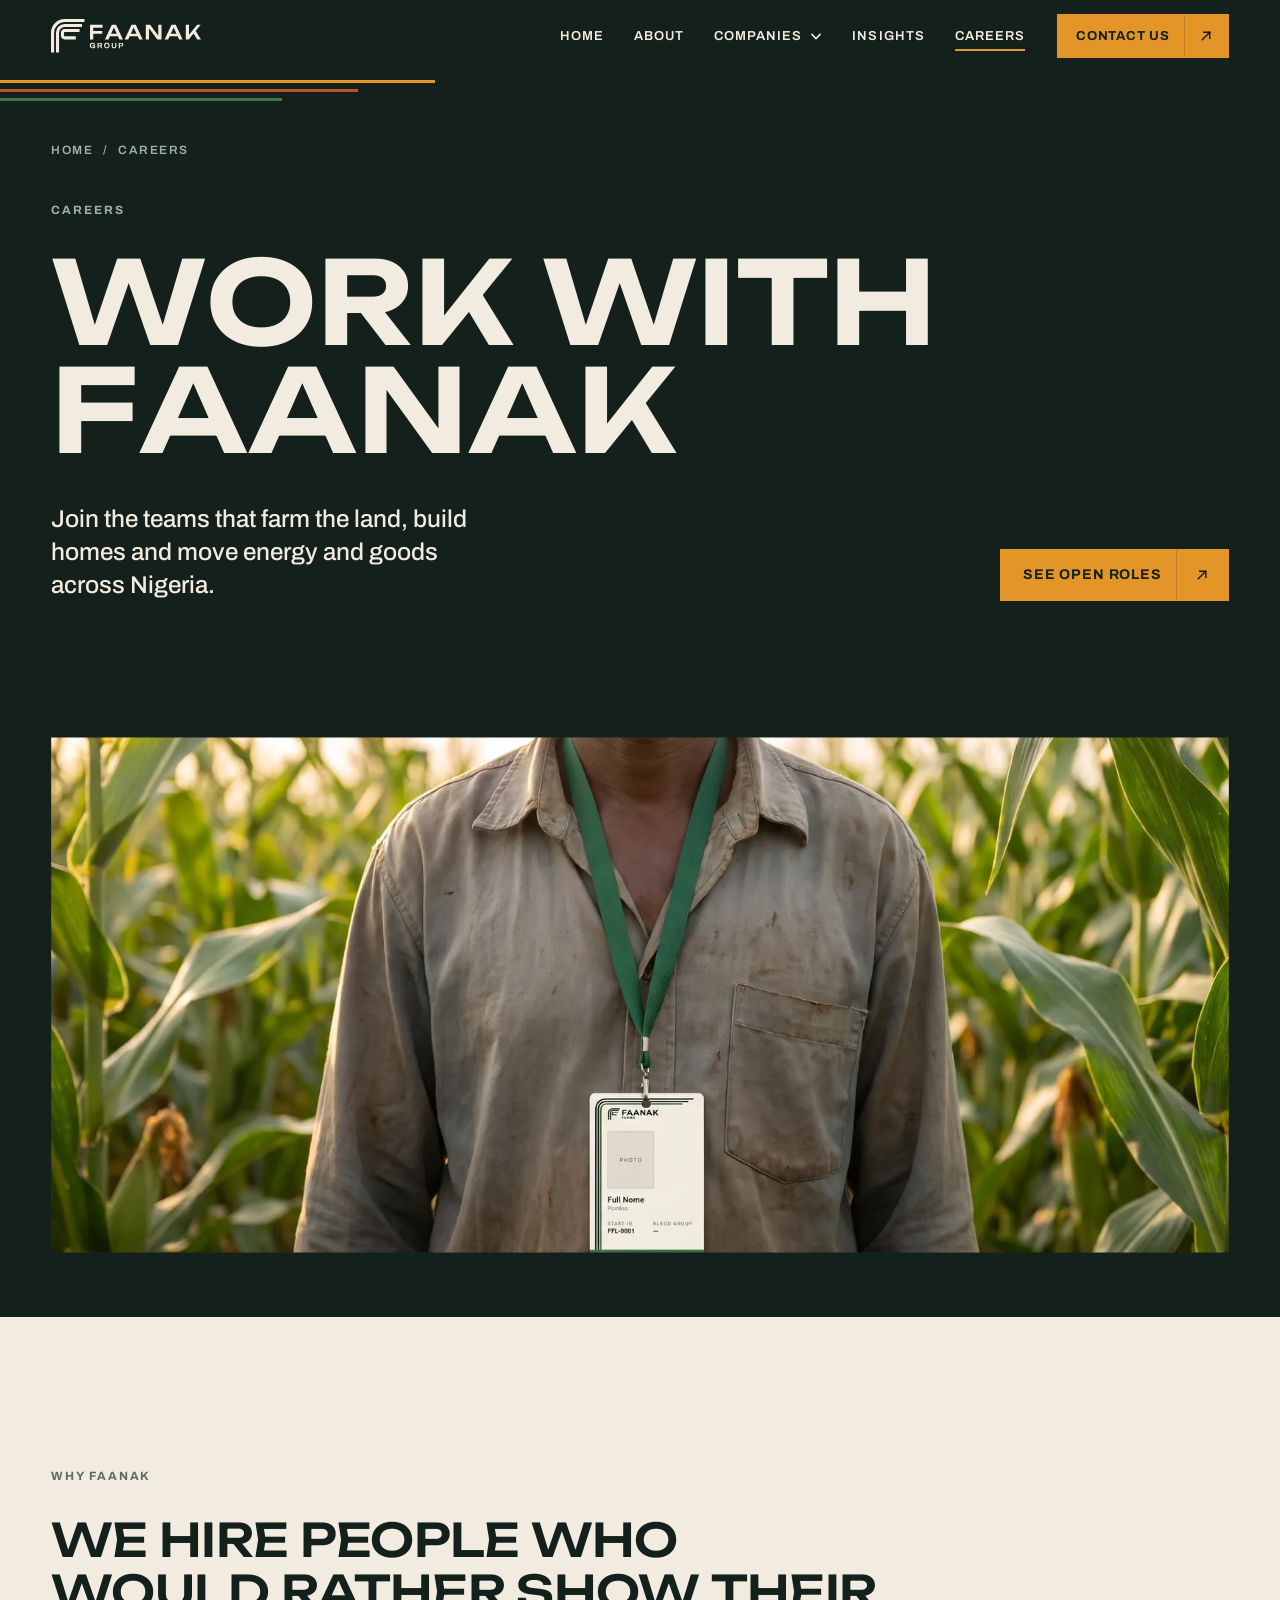
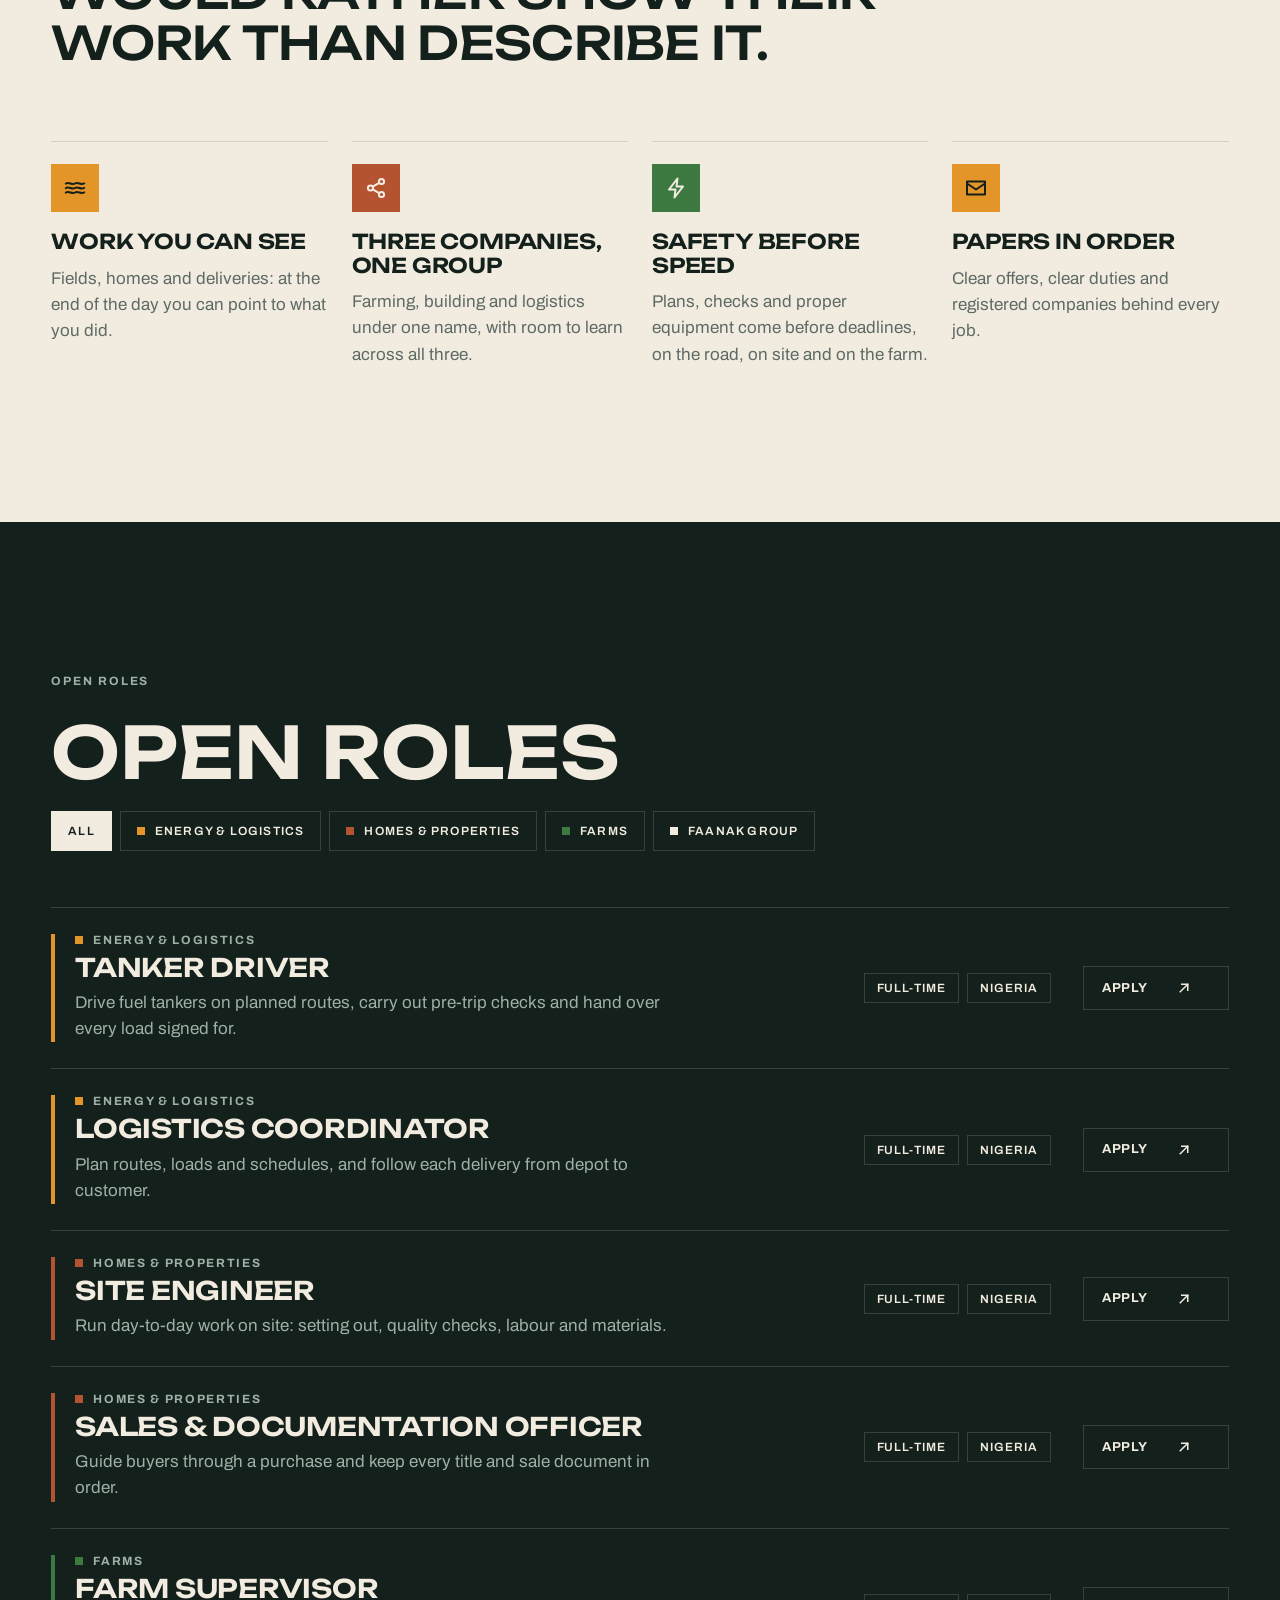
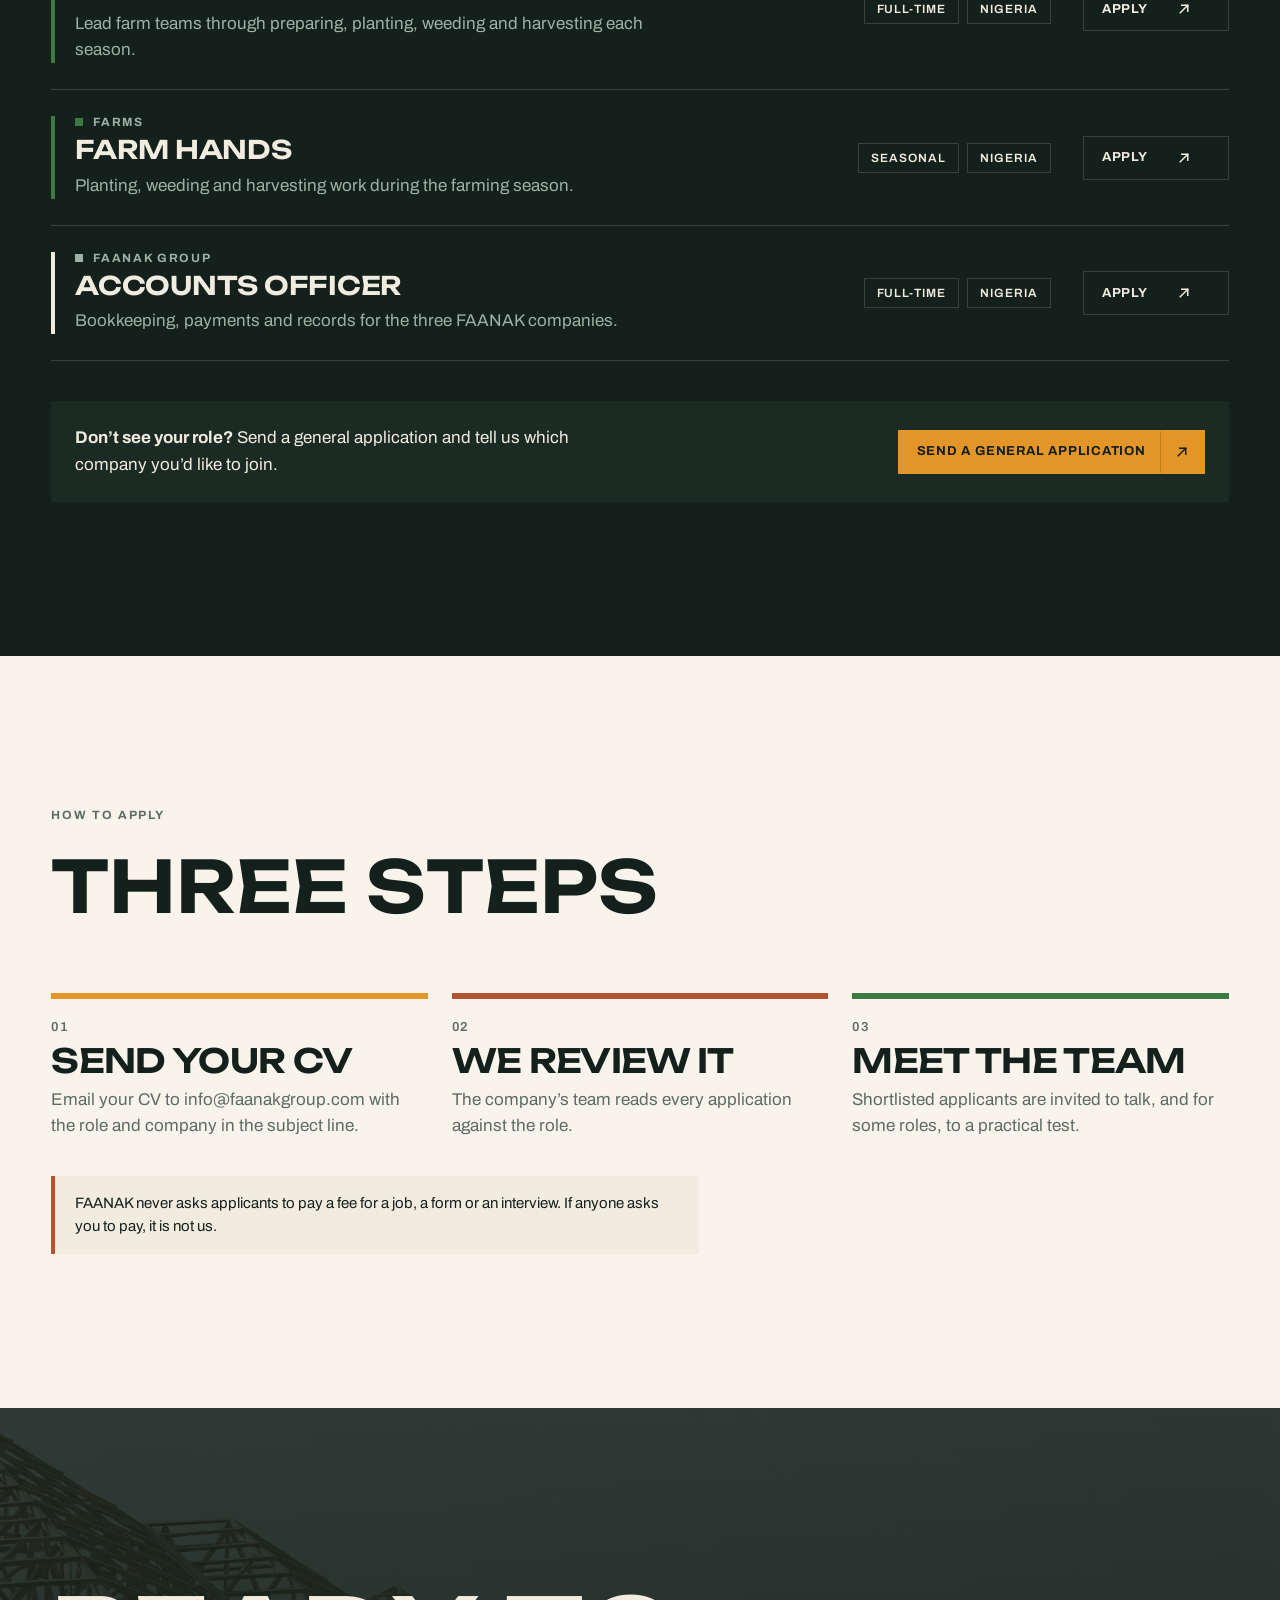
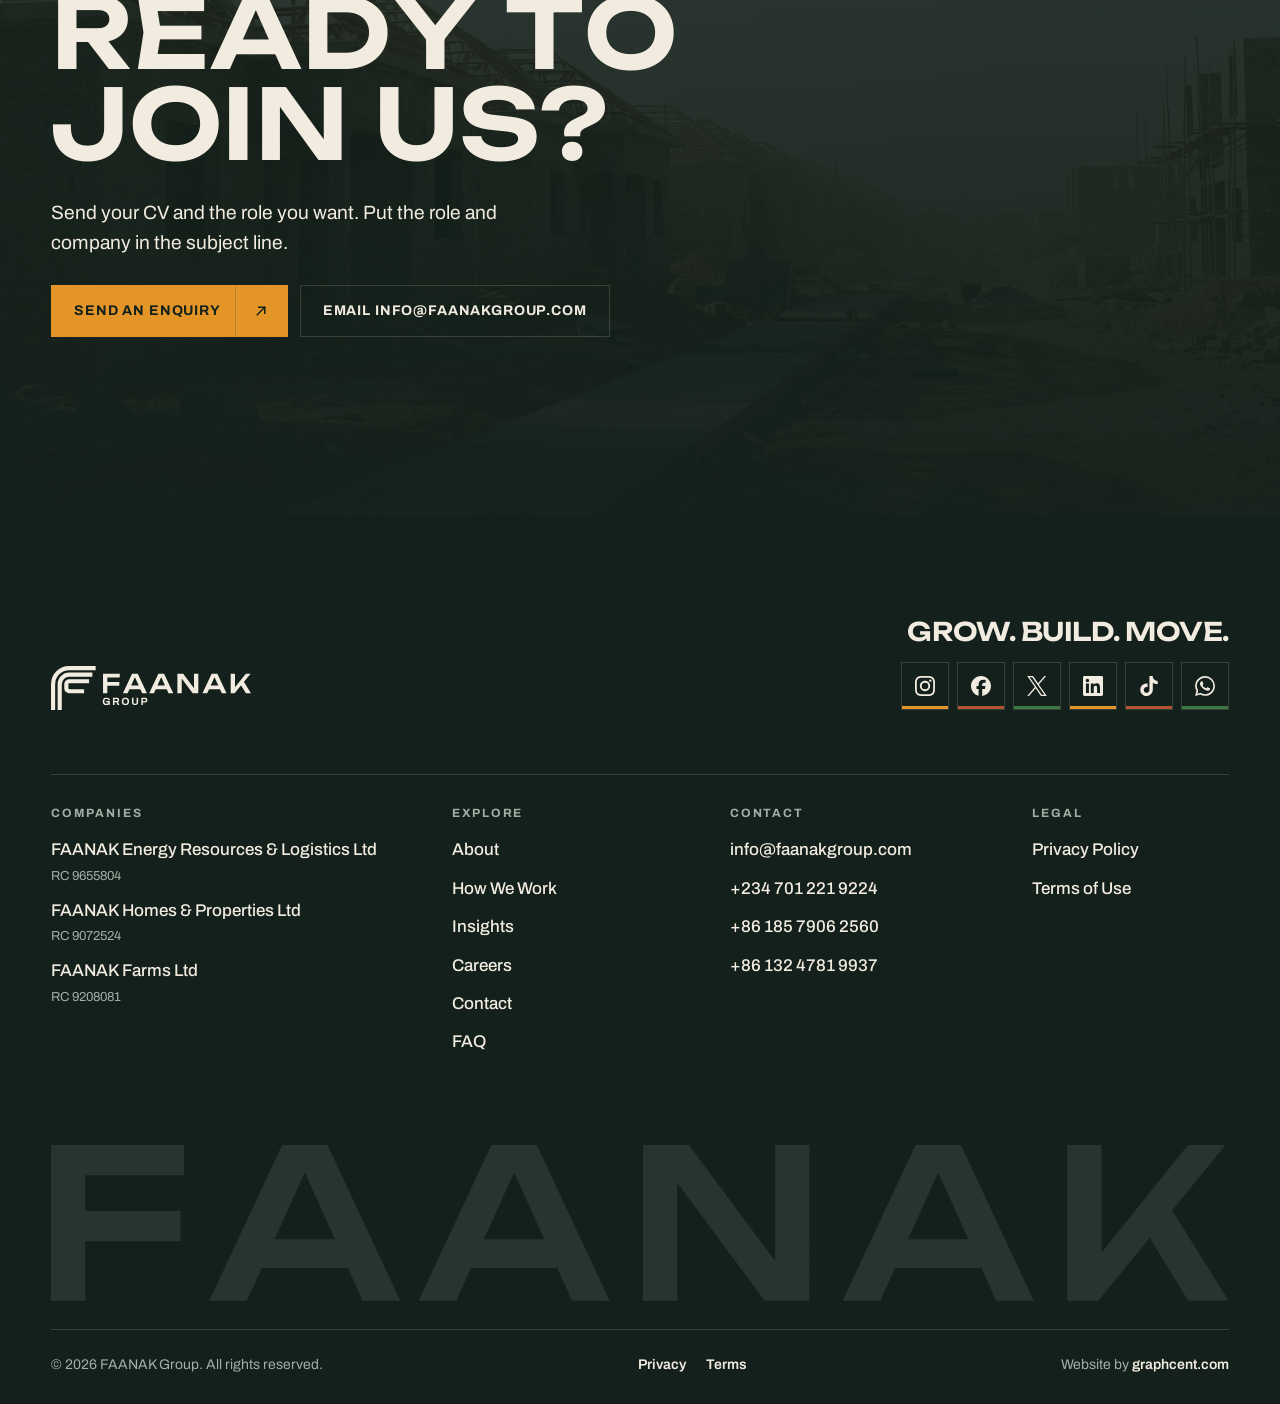
<file: careers.html>
<!doctype html>
<html lang="en-NG">
<head>
<meta charset="utf-8">
<meta name="viewport" content="width=device-width, initial-scale=1, viewport-fit=cover">
<title>Careers at FAANAK Group | Open Roles</title>
<meta name="description" content="Open roles across FAANAK Energy &amp; Logistics, Homes &amp; Properties and Farms, and how to apply.">
<meta name="theme-color" content="#14201B">
<link rel="canonical" href="https://4hm4di.github.io/faanakgroup/careers.html">
<meta property="og:type" content="website">
<meta property="og:site_name" content="FAANAK Group">
<meta property="og:title" content="Careers at FAANAK Group | Open Roles">
<meta property="og:description" content="Open roles across FAANAK Energy &amp; Logistics, Homes &amp; Properties and Farms, and how to apply.">
<meta property="og:url" content="https://4hm4di.github.io/faanakgroup/careers.html">
<meta property="og:image" content="https://4hm4di.github.io/faanakgroup/assets/img/og-image.jpg">
<meta name="twitter:card" content="summary_large_image">
<link rel="icon" href="favicon.ico" sizes="any">
<link rel="icon" href="favicon.svg" type="image/svg+xml">
<link rel="apple-touch-icon" href="apple-touch-icon.png">
<link rel="preload" href="assets/fonts/Unbounded-var.woff2" as="font" type="font/woff2" crossorigin>
<link rel="preload" href="assets/fonts/Archivo-var.woff2" as="font" type="font/woff2" crossorigin>
<link rel="stylesheet" href="assets/css/site.css">
<script>document.documentElement.classList.add('js');setTimeout(function(){var d=document.documentElement;if(!d.classList.contains('ready'))d.classList.remove('js');},4000);</script>
<script src="assets/js/site.js" defer></script>
</head><body data-page="careers">
<svg xmlns="http://www.w3.org/2000/svg" style="display:none"><symbol id="i-phone" viewBox="0 0 24 24" fill="none" stroke="currentColor" stroke-width="2" stroke-linecap="square" stroke-linejoin="round"><path d="M6.5,3 H9.2 L10.6,7.4 L8.6,9 C9.7,11.6 12.4,14.3 15,15.4 L16.6,13.4 L21,14.8 V17.5 C21,19.4 19.4,21 17.5,21 C10,21 3,14 3,6.5 C3,4.6 4.6,3 6.5,3 Z"/></symbol><symbol id="i-mobile" viewBox="0 0 24 24" fill="none" stroke="currentColor" stroke-width="2" stroke-linecap="square" stroke-linejoin="round"><path d="M7,2.5 H17 V21.5 H7 Z"/><path d="M11,18 H13"/></symbol><symbol id="i-email" viewBox="0 0 24 24" fill="none" stroke="currentColor" stroke-width="2" stroke-linecap="square" stroke-linejoin="round"><path d="M3,5.5 H21 V18.5 H3 Z"/><path d="M3,7.5 L12,13.5 L21,7.5" stroke-linecap="butt"/></symbol><symbol id="i-web" viewBox="0 0 24 24" fill="none" stroke="currentColor" stroke-width="2" stroke-linecap="square" stroke-linejoin="round"><path d="M21,12 A9,9 0 1,1 3,12 A9,9 0 1,1 21,12 Z"/><path d="M12,3 C8.3,6.2 8.3,17.8 12,21" stroke-linecap="butt"/><path d="M12,3 C15.7,6.2 15.7,17.8 12,21" stroke-linecap="butt"/><path d="M3,12 H21" stroke-linecap="butt"/></symbol><symbol id="i-location" viewBox="0 0 24 24" fill="none" stroke="currentColor" stroke-width="2" stroke-linecap="square" stroke-linejoin="round"><path d="M12,21.5 C12,21.5 4.5,14.6 4.5,9.5 A7.5,7.5 0 0,1 19.5,9.5 C19.5,14.6 12,21.5 12,21.5 Z"/><path d="M14.5,9.5 A2.5,2.5 0 1,1 9.5,9.5 A2.5,2.5 0 1,1 14.5,9.5 Z"/></symbol><symbol id="i-chat" viewBox="0 0 24 24" fill="none" stroke="currentColor" stroke-width="2" stroke-linecap="square" stroke-linejoin="round"><path d="M3.5,4.5 H20.5 V16 H11.5 L7,20 V16 H3.5 Z"/><path d="M7.5,8.5 H16.5"/><path d="M7.5,12 H13.5"/></symbol><symbol id="i-social" viewBox="0 0 24 24" fill="none" stroke="currentColor" stroke-width="2" stroke-linecap="square" stroke-linejoin="round"><path d="M20.1,5.5 A2.6,2.6 0 1,1 14.9,5.5 A2.6,2.6 0 1,1 20.1,5.5 Z"/><path d="M9.1,12 A2.6,2.6 0 1,1 3.9,12 A2.6,2.6 0 1,1 9.1,12 Z"/><path d="M20.1,18.5 A2.6,2.6 0 1,1 14.9,18.5 A2.6,2.6 0 1,1 20.1,18.5 Z"/><path d="M8.74,10.68 L15.26,6.82" stroke-linecap="butt"/><path d="M8.74,13.32 L15.26,17.18" stroke-linecap="butt"/></symbol><symbol id="i-energy" viewBox="0 0 24 24" fill="none" stroke="currentColor" stroke-width="2" stroke-linecap="square" stroke-linejoin="round"><path d="M13.5,2.5 L5,13.5 H11.5 L10.5,21.5 L19,10.5 H12.5 Z"/></symbol><symbol id="i-fuel" viewBox="0 0 24 24" fill="none" stroke="currentColor" stroke-width="2" stroke-linecap="square" stroke-linejoin="round"><path d="M12,2.5 C12,2.5 5.5,10.2 5.5,14.5 A6.5,6.5 0 0,0 18.5,14.5 C18.5,10.2 12,2.5 12,2.5 Z"/><path d="M9,15 C9,16.7 10.3,18 12,18"/></symbol><symbol id="i-logistics" viewBox="0 0 24 24" fill="none" stroke="currentColor" stroke-width="2" stroke-linecap="square" stroke-linejoin="round"><path d="M2.5,6 H14 V17"/><path d="M2.5,6 V17 H4" stroke-linecap="butt"/><path d="M8,17 H15" stroke-linecap="butt"/><path d="M14,9.5 H18 L21.5,13 V17 H19" stroke-linecap="butt"/><path d="M8,17.5 A2,2 0 1,1 4,17.5 A2,2 0 1,1 8,17.5 Z"/><path d="M19,17.5 A2,2 0 1,1 15,17.5 A2,2 0 1,1 19,17.5 Z"/></symbol><symbol id="i-homes" viewBox="0 0 24 24" fill="none" stroke="currentColor" stroke-width="2" stroke-linecap="square" stroke-linejoin="round"><path d="M3,21 V10.5 L12,3.5 L21,10.5 V21"/><path d="M7.5,21 V13 L12,9.5 L16.5,13 V21"/></symbol><symbol id="i-properties" viewBox="0 0 24 24" fill="none" stroke="currentColor" stroke-width="2" stroke-linecap="square" stroke-linejoin="round"><path d="M5,21 V3 H15 V21"/><path d="M15,9 H19 V21"/><path d="M8.5,7 H11.5"/><path d="M8.5,11 H11.5"/><path d="M8.5,15 H11.5"/><path d="M3,21 H21"/></symbol><symbol id="i-land" viewBox="0 0 24 24" fill="none" stroke="currentColor" stroke-width="2" stroke-linecap="square" stroke-linejoin="round"><path d="M3.5,8 L12,4 L20.5,8 L12,12 Z"/><path d="M3.5,12.5 L12,16.5 L20.5,12.5"/><path d="M3.5,16.5 L12,20.5 L20.5,16.5"/></symbol><symbol id="i-farms" viewBox="0 0 24 24" fill="none" stroke="currentColor" stroke-width="2" stroke-linecap="square" stroke-linejoin="round"><path d="M12,21 V11"/><path d="M12,14 C12,10.2 9.2,8 5,8 C5,11.8 7.8,14 12,14 Z"/><path d="M12,11 C12,7 14.8,4 19,4 C19,8 16.2,11 12,11 Z"/><path d="M6,21 H18"/></symbol><symbol id="i-produce" viewBox="0 0 24 24" fill="none" stroke="currentColor" stroke-width="2" stroke-linecap="square" stroke-linejoin="round"><path d="M12,22 V4"/><path d="M8,5.5 L12,9 L16,5.5"/><path d="M8,10 L12,13.5 L16,10"/><path d="M8,14.5 L12,18 L16,14.5"/></symbol><symbol id="i-fields" viewBox="0 0 24 24" fill="none" stroke="currentColor" stroke-width="2" stroke-linecap="square" stroke-linejoin="round"><path d="M3,7.5 C6,5.5 9,9.5 12,7.5 C15,5.5 18,9.5 21,7.5"/><path d="M3,12 C6,10 9,14 12,12 C15,10 18,14 21,12"/><path d="M3,16.5 C6,14.5 9,18.5 12,16.5 C15,14.5 18,18.5 21,16.5"/></symbol><symbol id="i-arrow" viewBox="0 0 24 24" fill="none" stroke="currentColor" stroke-width="2" stroke-linecap="square" stroke-linejoin="round"><path d="M7 17 L17 7"/><path d="M9 7 H17 V15"/></symbol><symbol id="i-plus" viewBox="0 0 24 24" fill="none" stroke="currentColor" stroke-width="2" stroke-linecap="square"><path d="M12 5 V19"/><path d="M5 12 H19"/></symbol><symbol id="s-instagram" viewBox="0 0 24 24" fill="currentColor"><path d="M7.0301.084c-1.2768.0602-2.1487.264-2.911.5634-.7888.3075-1.4575.72-2.1228 1.3877-.6652.6677-1.075 1.3368-1.3802 2.127-.2954.7638-.4956 1.6365-.552 2.914-.0564 1.2775-.0689 1.6882-.0626 4.947.0062 3.2586.0206 3.6671.0825 4.9473.061 1.2765.264 2.1482.5635 2.9107.308.7889.72 1.4573 1.388 2.1228.6679.6655 1.3365 1.0743 2.1285 1.38.7632.295 1.6361.4961 2.9134.552 1.2773.056 1.6884.069 4.9462.0627 3.2578-.0062 3.668-.0207 4.9478-.0814 1.28-.0607 2.147-.2652 2.9098-.5633.7889-.3086 1.4578-.72 2.1228-1.3881.665-.6682 1.0745-1.3378 1.3795-2.1284.2957-.7632.4966-1.636.552-2.9124.056-1.2809.0692-1.6898.063-4.948-.0063-3.2583-.021-3.6668-.0817-4.9465-.0607-1.2797-.264-2.1487-.5633-2.9117-.3084-.7889-.72-1.4568-1.3876-2.1228C21.2982 1.33 20.628.9208 19.8378.6165 19.074.321 18.2017.1197 16.9244.0645 15.6471.0093 15.236-.005 11.977.0014 8.718.0076 8.31.0215 7.0301.0839m.1402 21.6932c-1.17-.0509-1.8053-.2453-2.2287-.408-.5606-.216-.96-.4771-1.3819-.895-.422-.4178-.6811-.8186-.9-1.378-.1644-.4234-.3624-1.058-.4171-2.228-.0595-1.2645-.072-1.6442-.079-4.848-.007-3.2037.0053-3.583.0607-4.848.05-1.169.2456-1.805.408-2.2282.216-.5613.4762-.96.895-1.3816.4188-.4217.8184-.6814 1.3783-.9003.423-.1651 1.0575-.3614 2.227-.4171 1.2655-.06 1.6447-.072 4.848-.079 3.2033-.007 3.5835.005 4.8495.0608 1.169.0508 1.8053.2445 2.228.408.5608.216.96.4754 1.3816.895.4217.4194.6816.8176.9005 1.3787.1653.4217.3617 1.056.4169 2.2263.0602 1.2655.0739 1.645.0796 4.848.0058 3.203-.0055 3.5834-.061 4.848-.051 1.17-.245 1.8055-.408 2.2294-.216.5604-.4763.96-.8954 1.3814-.419.4215-.8181.6811-1.3783.9-.4224.1649-1.0577.3617-2.2262.4174-1.2656.0595-1.6448.072-4.8493.079-3.2045.007-3.5825-.006-4.848-.0608M16.953 5.5864A1.44 1.44 0 1 0 18.39 4.144a1.44 1.44 0 0 0-1.437 1.4424M5.8385 12.012c.0067 3.4032 2.7706 6.1557 6.173 6.1493 3.4026-.0065 6.157-2.7701 6.1506-6.1733-.0065-3.4032-2.771-6.1565-6.174-6.1498-3.403.0067-6.156 2.771-6.1496 6.1738M8 12.0077a4 4 0 1 1 4.008 3.9921A3.9996 3.9996 0 0 1 8 12.0077"/></symbol><symbol id="s-facebook" viewBox="0 0 24 24" fill="currentColor"><path d="M9.101 23.691v-7.98H6.627v-3.667h2.474v-1.58c0-4.085 1.848-5.978 5.858-5.978.401 0 .955.042 1.468.103a8.68 8.68 0 0 1 1.141.195v3.325a8.623 8.623 0 0 0-.653-.036 26.805 26.805 0 0 0-.733-.009c-.707 0-1.259.096-1.675.309a1.686 1.686 0 0 0-.679.622c-.258.42-.374.995-.374 1.752v1.297h3.919l-.386 2.103-.287 1.564h-3.246v8.245C19.396 23.238 24 18.179 24 12.044c0-6.627-5.373-12-12-12s-12 5.373-12 12c0 5.628 3.874 10.35 9.101 11.647Z"/></symbol><symbol id="s-x" viewBox="0 0 24 24" fill="currentColor"><path d="M14.234 10.162 22.977 0h-2.072l-7.591 8.824L7.251 0H.258l9.168 13.343L.258 24H2.33l8.016-9.318L16.749 24h6.993zm-2.837 3.299-.929-1.329L3.076 1.56h3.182l5.965 8.532.929 1.329 7.754 11.09h-3.182z"/></symbol><symbol id="s-tiktok" viewBox="0 0 24 24" fill="currentColor"><path d="M12.525.02c1.31-.02 2.61-.01 3.91-.02.08 1.53.63 3.09 1.75 4.17 1.12 1.11 2.7 1.62 4.24 1.79v4.03c-1.44-.05-2.89-.35-4.2-.97-.57-.26-1.1-.59-1.62-.93-.01 2.92.01 5.84-.02 8.75-.08 1.4-.54 2.79-1.35 3.94-1.31 1.92-3.58 3.17-5.91 3.21-1.43.08-2.86-.31-4.08-1.03-2.02-1.19-3.44-3.37-3.65-5.71-.02-.5-.03-1-.01-1.49.18-1.9 1.12-3.72 2.58-4.96 1.66-1.44 3.98-2.13 6.15-1.72.02 1.48-.04 2.96-.04 4.44-.99-.32-2.15-.23-3.02.37-.63.41-1.11 1.04-1.36 1.75-.21.51-.15 1.07-.14 1.61.24 1.64 1.82 3.02 3.5 2.87 1.12-.01 2.19-.66 2.77-1.61.19-.33.4-.67.41-1.06.1-1.79.06-3.57.07-5.36.01-4.03-.01-8.05.02-12.07z"/></symbol><symbol id="s-whatsapp" viewBox="0 0 24 24" fill="currentColor"><path d="M17.472 14.382c-.297-.149-1.758-.867-2.03-.967-.273-.099-.471-.148-.67.15-.197.297-.767.966-.94 1.164-.173.199-.347.223-.644.075-.297-.15-1.255-.463-2.39-1.475-.883-.788-1.48-1.761-1.653-2.059-.173-.297-.018-.458.13-.606.134-.133.298-.347.446-.52.149-.174.198-.298.298-.497.099-.198.05-.371-.025-.52-.075-.149-.669-1.612-.916-2.207-.242-.579-.487-.5-.669-.51-.173-.008-.371-.01-.57-.01-.198 0-.52.074-.792.372-.272.297-1.04 1.016-1.04 2.479 0 1.462 1.065 2.875 1.213 3.074.149.198 2.096 3.2 5.077 4.487.709.306 1.262.489 1.694.625.712.227 1.36.195 1.871.118.571-.085 1.758-.719 2.006-1.413.248-.694.248-1.289.173-1.413-.074-.124-.272-.198-.57-.347m-5.421 7.403h-.004a9.87 9.87 0 01-5.031-1.378l-.361-.214-3.741.982.998-3.648-.235-.374a9.86 9.86 0 01-1.51-5.26c.001-5.45 4.436-9.884 9.888-9.884 2.64 0 5.122 1.03 6.988 2.898a9.825 9.825 0 012.893 6.994c-.003 5.45-4.437 9.884-9.885 9.884m8.413-18.297A11.815 11.815 0 0012.05 0C5.495 0 .16 5.335.157 11.892c0 2.096.547 4.142 1.588 5.945L.057 24l6.305-1.654a11.882 11.882 0 005.683 1.448h.005c6.554 0 11.89-5.335 11.893-11.893a11.821 11.821 0 00-3.48-8.413Z"/></symbol><symbol id="s-linkedin" viewBox="0 0 24 24" fill="currentColor"><path d="M20.447 20.452h-3.554v-5.569c0-1.328-.027-3.037-1.852-3.037-1.853 0-2.136 1.445-2.136 2.939v5.667H9.351V9h3.414v1.561h.046c.477-.9 1.637-1.85 3.37-1.85 3.601 0 4.267 2.37 4.267 5.455v6.286zM5.337 7.433c-1.144 0-2.063-.926-2.063-2.065 0-1.138.92-2.063 2.063-2.063 1.14 0 2.064.925 2.064 2.063 0 1.139-.925 2.065-2.064 2.065zm1.782 13.019H3.555V9h3.564v11.452zM22.225 0H1.771C.792 0 0 .774 0 1.729v20.542C0 23.227.792 24 1.771 24h20.451C23.2 24 24 23.227 24 22.271V1.729C24 .774 23.2 0 22.222 0h.003z"/></symbol></svg>
<a class="skip" href="#main">Skip to content</a>
<header class="header" data-header>
  <div class="header__inner wrap">
    <a class="header__logo" href="index.html" aria-label="FAANAK Group home"><svg class="logo" role="img" aria-hidden="true" focusable="false" xmlns="http://www.w3.org/2000/svg" viewBox="0 0 447.92 100.00"><g transform="translate(0.000,0.000) scale(1.40331)"><path d="M154.391,226.579 H115.462 A25.733,25.733 0 0 0 89.729,252.312 V291.241" transform="translate(-86.430,-223.280)" fill="none" stroke="currentColor" stroke-width="6.598148148148148" stroke-linecap="square" stroke-linejoin="round"/><path d="M149.112,237.136 H115.462 A15.176,15.176 0 0 0 100.286,252.312 V291.241" transform="translate(-86.430,-223.280)" fill="none" stroke="currentColor" stroke-width="6.598148148148148" stroke-linecap="square" stroke-linejoin="round"/><path d="M143.834,247.693 H115.462 A4.619,4.619 0 0 0 110.843,252.312 V258.910 A4.619,4.619 0 0 0 115.462,263.529 H135.916" transform="translate(-86.430,-223.280)" fill="none" stroke="currentColor" stroke-width="6.598148148148148" stroke-linecap="square" stroke-linejoin="round"/><path d="M172.88,249.97h22.57v6.04h-22.57v-6.04ZM196.16,236.73v6.08h-23.2l3.37-3.62v28.78h-6.87v-31.24h26.7ZM209.36,261.38v-5.75h21.66v5.75h-21.66ZM224.9,236.73l14.62,31.24h-7.54l-12.79-28.36h2.33l-12.79,28.36h-7.54l14.62-31.24h9.08ZM251.35,261.38v-5.75h21.66v5.75h-21.66ZM266.88,236.73l14.62,31.24h-7.54l-12.79-28.36h2.33l-12.79,28.36h-7.54l14.62-31.24h9.08ZM317.15,263.3l-2.46.37v-26.95h6.87v31.24h-8.95l-19.99-26.95,2.42-.37v27.32h-6.87v-31.24h9.2l19.78,26.57ZM336.4,261.38v-5.75h21.66v5.75h-21.66ZM351.93,236.73l14.62,31.24h-7.54l-12.79-28.36h2.33l-12.79,28.36h-7.54l14.62-31.24h9.08ZM373.26,267.96v-31.24h6.87v25.49l-2-1.42,19.33-24.07h7.54l-25.53,31.24h-6.21ZM388.17,252.68l5.08-4.54,12.37,19.83h-8.08l-9.37-15.29Z" transform="translate(-86.430,-224.422)" fill="currentColor"/><path d="M174.58,286.75c-1.78,0-3.15-.47-4.11-1.42-.96-.95-1.44-2.42-1.44-4.42,0-1.33.23-2.42.69-3.29s1.13-1.5,2.01-1.93c.88-.42,1.93-.63,3.16-.63.74,0,1.43.08,2.08.25s1.22.42,1.72.76c.5.34.89.77,1.17,1.28.28.51.42,1.12.42,1.82h-2.49c0-.34-.07-.64-.22-.91-.15-.26-.35-.48-.62-.66-.26-.18-.57-.31-.91-.4s-.7-.13-1.07-.13c-.57,0-1.07.07-1.5.22s-.78.37-1.06.68c-.28.3-.49.68-.63,1.13-.14.45-.21.97-.21,1.56v.49c0,.82.12,1.5.36,2.03.24.53.6.92,1.09,1.18.48.26,1.08.39,1.8.39.59,0,1.12-.09,1.57-.27.46-.18.81-.44,1.07-.78.26-.34.39-.76.39-1.25v-.12h-3.38v-1.88h5.81v6.11h-1.61l-.21-1.22c-.33.32-.68.58-1.06.79-.38.21-.8.37-1.26.47-.46.1-.98.16-1.55.16ZM185.28,286.55v-11.3h6.19c.83,0,1.53.15,2.08.44.55.3.97.71,1.24,1.24.27.53.41,1.14.41,1.84,0,.74-.16,1.39-.49,1.95-.33.57-.81,1-1.43,1.29l2.31,4.53h-2.72l-1.99-4.12h-3.15v4.12h-2.45ZM187.74,280.49h3.41c.49,0,.88-.15,1.15-.45.27-.3.41-.71.41-1.23,0-.33-.06-.61-.18-.85-.12-.24-.3-.41-.53-.54s-.52-.18-.86-.18h-3.41v3.25ZM205.21,286.75c-1.2,0-2.23-.21-3.1-.64-.87-.43-1.53-1.08-1.99-1.94-.46-.87-.69-1.95-.69-3.26s.23-2.42.69-3.29,1.13-1.5,1.99-1.93c.87-.42,1.9-.63,3.1-.63s2.26.21,3.12.63c.86.42,1.52,1.07,1.98,1.93.46.86.69,1.96.69,3.29s-.23,2.39-.69,3.26c-.46.87-1.12,1.52-1.98,1.94-.86.43-1.9.64-3.12.64ZM205.21,284.74c.54,0,1.01-.08,1.42-.23.41-.15.75-.38,1.02-.69.27-.31.48-.68.63-1.13.14-.44.21-.95.21-1.52v-.51c0-.58-.07-1.1-.21-1.55-.14-.45-.35-.83-.63-1.13-.27-.3-.61-.53-1.02-.68-.41-.15-.88-.23-1.42-.23s-.99.08-1.4.23c-.41.15-.75.38-1.02.68-.27.3-.48.68-.62,1.13-.14.45-.21.97-.21,1.55v.51c0,.57.07,1.08.21,1.52s.34.82.62,1.13c.27.31.61.54,1.02.69.41.15.87.23,1.4.23ZM220.53,286.75c-1.03,0-1.92-.16-2.66-.49-.74-.33-1.31-.83-1.7-1.49-.4-.66-.59-1.49-.59-2.48v-7.03h2.47v6.97c0,.81.21,1.44.64,1.87.43.43,1.04.65,1.84.65s1.42-.22,1.85-.65.65-1.06.65-1.87v-6.97h2.47v7.03c0,.99-.2,1.81-.59,2.48-.4.66-.96,1.16-1.7,1.49-.74.33-1.63.49-2.68.49ZM230.6,286.55v-11.3h5.88c.81,0,1.49.15,2.03.45.54.3.96.72,1.24,1.27.28.54.42,1.19.42,1.94s-.15,1.4-.44,1.95c-.29.55-.72.99-1.28,1.29-.56.31-1.25.46-2.06.46h-3.34v3.94h-2.45ZM233.05,280.61h3.01c.52,0,.91-.15,1.19-.44.28-.3.42-.71.42-1.24,0-.36-.06-.66-.18-.91-.12-.24-.3-.43-.54-.56-.24-.13-.54-.2-.9-.2h-3.01v3.34Z" transform="translate(-86.430,-224.422)" fill="currentColor"/></g></svg></a>
    <nav class="nav" aria-label="Main"><a href="index.html">Home</a>
      <a href="about.html">About</a>
      <div class="nav__dd" data-dd>
        <button class="nav__btn" type="button" aria-expanded="false" aria-controls="dd-companies" data-dd-btn>Companies<svg class="nav__chev" viewBox="0 0 12 12" aria-hidden="true" focusable="false"><path d="M2 4.5 6 8.5 10 4.5" fill="none" stroke="currentColor" stroke-width="1.6" stroke-linecap="square"/></svg></button>
        <div class="dd" id="dd-companies" data-dd-panel>
          <div class="dd__inner wrap">
            <div class="dd__head"><p class="dd__k">Our Companies</p><p class="dd__lead">Three registered companies, one standard.</p>
              <a class="link" href="index.html#companies">See all three <span aria-hidden="true"><svg class="ico" aria-hidden="true" focusable="false"><use href="#i-arrow"/></svg></span></a></div>
            <ul class="dd__grid"><li><a class="dd__card dd__card--amber" href="energy-logistics.html">
        <span class="badge badge--amber"><svg class="ico" aria-hidden="true" focusable="false"><use href="#i-energy"/></svg></span>
        <span class="dd__txt"><span class="dd__name">Energy &amp; Logistics</span><span class="dd__desc">Energy and goods, moved safely and on schedule.</span><span class="dd__rc">RC 9655804</span></span>
        <span class="dd__arrow" aria-hidden="true"><svg class="ico" aria-hidden="true" focusable="false"><use href="#i-arrow"/></svg></span></a></li><li><a class="dd__card dd__card--laterite" href="homes-properties.html">
        <span class="badge badge--laterite"><svg class="ico" aria-hidden="true" focusable="false"><use href="#i-homes"/></svg></span>
        <span class="dd__txt"><span class="dd__name">Homes &amp; Properties</span><span class="dd__desc">Built in lines that last.</span><span class="dd__rc">RC 9072524</span></span>
        <span class="dd__arrow" aria-hidden="true"><svg class="ico" aria-hidden="true" focusable="false"><use href="#i-arrow"/></svg></span></a></li><li><a class="dd__card dd__card--green" href="farms.html">
        <span class="badge badge--green"><svg class="ico" aria-hidden="true" focusable="false"><use href="#i-farms"/></svg></span>
        <span class="dd__txt"><span class="dd__name">Farms</span><span class="dd__desc">From our rows to your market.</span><span class="dd__rc">RC 9208081</span></span>
        <span class="dd__arrow" aria-hidden="true"><svg class="ico" aria-hidden="true" focusable="false"><use href="#i-arrow"/></svg></span></a></li></ul>
          </div>
        </div>
      </div>
      <a href="insights.html">Insights</a>
      <a href="careers.html" aria-current="page">Careers</a></nav>
    <a class="btn btn--amber btn--sm header__cta" href="contact.html"><span>Contact Us</span><span class="btn__icon" aria-hidden="true"><svg class="ico" aria-hidden="true" focusable="false"><use href="#i-arrow"/></svg></span></a>
    <button class="menu-btn" type="button" aria-expanded="false" aria-controls="menu" aria-label="Open menu" data-menu-btn>
      <span></span><span></span><span></span>
    </button>
  </div>
</header>
<div class="menu" id="menu" data-menu hidden>
  <nav class="menu__nav wrap" aria-label="Mobile"><a href="index.html">Home</a><a href="about.html">About</a>
      <div class="menu__group"><p class="menu__label">Companies</p><ul class="menu__cards"><li><a class="dd__card dd__card--amber" href="energy-logistics.html">
        <span class="badge badge--amber"><svg class="ico" aria-hidden="true" focusable="false"><use href="#i-energy"/></svg></span>
        <span class="dd__txt"><span class="dd__name">Energy &amp; Logistics</span><span class="dd__desc">Energy and goods, moved safely and on schedule.</span><span class="dd__rc">RC 9655804</span></span>
        <span class="dd__arrow" aria-hidden="true"><svg class="ico" aria-hidden="true" focusable="false"><use href="#i-arrow"/></svg></span></a></li><li><a class="dd__card dd__card--laterite" href="homes-properties.html">
        <span class="badge badge--laterite"><svg class="ico" aria-hidden="true" focusable="false"><use href="#i-homes"/></svg></span>
        <span class="dd__txt"><span class="dd__name">Homes &amp; Properties</span><span class="dd__desc">Built in lines that last.</span><span class="dd__rc">RC 9072524</span></span>
        <span class="dd__arrow" aria-hidden="true"><svg class="ico" aria-hidden="true" focusable="false"><use href="#i-arrow"/></svg></span></a></li><li><a class="dd__card dd__card--green" href="farms.html">
        <span class="badge badge--green"><svg class="ico" aria-hidden="true" focusable="false"><use href="#i-farms"/></svg></span>
        <span class="dd__txt"><span class="dd__name">Farms</span><span class="dd__desc">From our rows to your market.</span><span class="dd__rc">RC 9208081</span></span>
        <span class="dd__arrow" aria-hidden="true"><svg class="ico" aria-hidden="true" focusable="false"><use href="#i-arrow"/></svg></span></a></li></ul></div>
      <a href="index.html#how-we-work">How We Work</a><a href="insights.html">Insights</a><a href="careers.html" aria-current="page">Careers</a><a href="contact.html">Contact</a></nav>
  <div class="menu__foot wrap">
    <a href="mailto:info@faanakgroup.com">info@faanakgroup.com</a>
    <a href="tel:+2347012219224">+234&nbsp;701&nbsp;221&nbsp;9224</a>
  </div>
</div>
<main id="main">
<section class="hero page-hero dark" aria-labelledby="page-title">
  <div class="hero__lanes" aria-hidden="true"><span style="background:var(--amber)"></span><span style="background:var(--laterite)"></span><span style="background:var(--green)"></span></div>
  <div class="wrap">
    <nav class="crumbs" aria-label="Breadcrumb"><a href="index.html">Home</a><span aria-hidden="true">/</span><span aria-current="page">Careers</span></nav>
    <p class="kicker">Careers</p>
    <h1 class="title page-hero__title" id="page-title" data-split="chars">Work With<br>FAANAK</h1>
    <div class="hero__row page-hero__row">
      <p class="hero__lead" data-split="words">Join the teams that farm the land, build homes and move energy and goods across Nigeria.</p>
      <div class="hero__actions"><a class="btn btn--amber" href="#roles"><span>See Open Roles</span><span class="btn__icon" aria-hidden="true"><svg class="ico" aria-hidden="true" focusable="false"><use href="#i-arrow"/></svg></span></a></div>
    </div>
  </div>
  <div class="hero__media wrap"><div class="hero__frame hero__frame--page" data-reveal="clip">
      <picture><source type="image/webp" srcset="assets/img/farms-staff-960.webp 960w, assets/img/farms-staff-1600.webp 1600w" sizes="(max-width: 1400px) 100vw, 1400px"><img class="hero__img" src="assets/img/farms-staff-1600.jpg" width="1600" height="893" alt="A FAANAK Farms worker wearing a staff ID card in a maize field" loading="eager" decoding="sync" fetchpriority="high"></picture></div></div>
</section>
<section class="perks section" aria-labelledby="why-title">
  <div class="wrap">
    <p class="kicker">Why FAANAK</p>
    <h2 class="statement" id="why-title" data-split="words">We hire people who would rather show their work than describe it.</h2>
    <ul class="perks__grid" data-stagger><li class="perk"><span class="badge badge--amber"><svg class="ico" aria-hidden="true" focusable="false"><use href="#i-fields"/></svg></span><h3 class="perk__t">Work You Can See</h3><p class="perk__d">Fields, homes and deliveries: at the end of the day you can point to what you did.</p></li><li class="perk"><span class="badge badge--laterite"><svg class="ico" aria-hidden="true" focusable="false"><use href="#i-social"/></svg></span><h3 class="perk__t">Three Companies, One Group</h3><p class="perk__d">Farming, building and logistics under one name, with room to learn across all three.</p></li><li class="perk"><span class="badge badge--green"><svg class="ico" aria-hidden="true" focusable="false"><use href="#i-energy"/></svg></span><h3 class="perk__t">Safety Before Speed</h3><p class="perk__d">Plans, checks and proper equipment come before deadlines, on the road, on site and on the farm.</p></li><li class="perk"><span class="badge badge--amber"><svg class="ico" aria-hidden="true" focusable="false"><use href="#i-email"/></svg></span><h3 class="perk__t">Papers in Order</h3><p class="perk__d">Clear offers, clear duties and registered companies behind every job.</p></li></ul>
  </div>
</section>
<section class="jobs section dark" id="roles" aria-labelledby="jobs-title" data-filter>
  <div class="wrap">
    <div class="jobs__head">
      <div><p class="kicker">Open Roles</p><h2 class="title title--sm" id="jobs-title" data-split="chars">Open Roles</h2></div>
      <div class="chips" role="group" aria-label="Filter roles by company"><button class="chip" type="button" data-filter-btn="all" aria-pressed="true">All</button><button class="chip chip--amber" type="button" data-filter-btn="energy" aria-pressed="false"><span class="dot dot--amber" aria-hidden="true"></span>Energy &amp; Logistics</button><button class="chip chip--laterite" type="button" data-filter-btn="homes" aria-pressed="false"><span class="dot dot--laterite" aria-hidden="true"></span>Homes &amp; Properties</button><button class="chip chip--green" type="button" data-filter-btn="farms" aria-pressed="false"><span class="dot dot--green" aria-hidden="true"></span>Farms</button><button class="chip chip--ink" type="button" data-filter-btn="group" aria-pressed="false"><span class="dot dot--ink" aria-hidden="true"></span>FAANAK Group</button></div>
    </div>
    <p class="filter__status sr-only" aria-live="polite" data-filter-status data-noun="role"></p>
    <ul class="jobs__list"><li class="job job--amber" data-cat="energy">
  <div class="job__main"><p class="job__co"><span class="dot dot--amber" aria-hidden="true"></span>Energy &amp; Logistics</p>
    <h3 class="job__t">Tanker Driver</h3><p class="job__d">Drive fuel tankers on planned routes, carry out pre-trip checks and hand over every load signed for.</p></div>
  <ul class="job__meta"><li>Full-time</li><li>Nigeria</li></ul>
  <a class="btn btn--ghost btn--sm job__apply" href="mailto:info@faanakgroup.com?subject=Application%3A%20Tanker%20Driver%20(Energy%20%26%20Logistics)"><span>Apply</span><span class="btn__icon" aria-hidden="true"><svg class="ico" aria-hidden="true" focusable="false"><use href="#i-arrow"/></svg></span><span class="sr-only"> for Tanker Driver</span></a>
</li><li class="job job--amber" data-cat="energy">
  <div class="job__main"><p class="job__co"><span class="dot dot--amber" aria-hidden="true"></span>Energy &amp; Logistics</p>
    <h3 class="job__t">Logistics Coordinator</h3><p class="job__d">Plan routes, loads and schedules, and follow each delivery from depot to customer.</p></div>
  <ul class="job__meta"><li>Full-time</li><li>Nigeria</li></ul>
  <a class="btn btn--ghost btn--sm job__apply" href="mailto:info@faanakgroup.com?subject=Application%3A%20Logistics%20Coordinator%20(Energy%20%26%20Logistics)"><span>Apply</span><span class="btn__icon" aria-hidden="true"><svg class="ico" aria-hidden="true" focusable="false"><use href="#i-arrow"/></svg></span><span class="sr-only"> for Logistics Coordinator</span></a>
</li><li class="job job--laterite" data-cat="homes">
  <div class="job__main"><p class="job__co"><span class="dot dot--laterite" aria-hidden="true"></span>Homes &amp; Properties</p>
    <h3 class="job__t">Site Engineer</h3><p class="job__d">Run day-to-day work on site: setting out, quality checks, labour and materials.</p></div>
  <ul class="job__meta"><li>Full-time</li><li>Nigeria</li></ul>
  <a class="btn btn--ghost btn--sm job__apply" href="mailto:info@faanakgroup.com?subject=Application%3A%20Site%20Engineer%20(Homes%20%26%20Properties)"><span>Apply</span><span class="btn__icon" aria-hidden="true"><svg class="ico" aria-hidden="true" focusable="false"><use href="#i-arrow"/></svg></span><span class="sr-only"> for Site Engineer</span></a>
</li><li class="job job--laterite" data-cat="homes">
  <div class="job__main"><p class="job__co"><span class="dot dot--laterite" aria-hidden="true"></span>Homes &amp; Properties</p>
    <h3 class="job__t">Sales &amp; Documentation Officer</h3><p class="job__d">Guide buyers through a purchase and keep every title and sale document in order.</p></div>
  <ul class="job__meta"><li>Full-time</li><li>Nigeria</li></ul>
  <a class="btn btn--ghost btn--sm job__apply" href="mailto:info@faanakgroup.com?subject=Application%3A%20Sales%20%26%20Documentation%20Officer%20(Homes%20%26%20Properties)"><span>Apply</span><span class="btn__icon" aria-hidden="true"><svg class="ico" aria-hidden="true" focusable="false"><use href="#i-arrow"/></svg></span><span class="sr-only"> for Sales &amp; Documentation Officer</span></a>
</li><li class="job job--green" data-cat="farms">
  <div class="job__main"><p class="job__co"><span class="dot dot--green" aria-hidden="true"></span>Farms</p>
    <h3 class="job__t">Farm Supervisor</h3><p class="job__d">Lead farm teams through preparing, planting, weeding and harvesting each season.</p></div>
  <ul class="job__meta"><li>Full-time</li><li>Nigeria</li></ul>
  <a class="btn btn--ghost btn--sm job__apply" href="mailto:info@faanakgroup.com?subject=Application%3A%20Farm%20Supervisor%20(Farms)"><span>Apply</span><span class="btn__icon" aria-hidden="true"><svg class="ico" aria-hidden="true" focusable="false"><use href="#i-arrow"/></svg></span><span class="sr-only"> for Farm Supervisor</span></a>
</li><li class="job job--green" data-cat="farms">
  <div class="job__main"><p class="job__co"><span class="dot dot--green" aria-hidden="true"></span>Farms</p>
    <h3 class="job__t">Farm Hands</h3><p class="job__d">Planting, weeding and harvesting work during the farming season.</p></div>
  <ul class="job__meta"><li>Seasonal</li><li>Nigeria</li></ul>
  <a class="btn btn--ghost btn--sm job__apply" href="mailto:info@faanakgroup.com?subject=Application%3A%20Farm%20Hands%20(Farms)"><span>Apply</span><span class="btn__icon" aria-hidden="true"><svg class="ico" aria-hidden="true" focusable="false"><use href="#i-arrow"/></svg></span><span class="sr-only"> for Farm Hands</span></a>
</li><li class="job job--ink" data-cat="group">
  <div class="job__main"><p class="job__co"><span class="dot dot--ink" aria-hidden="true"></span>FAANAK Group</p>
    <h3 class="job__t">Accounts Officer</h3><p class="job__d">Bookkeeping, payments and records for the three FAANAK companies.</p></div>
  <ul class="job__meta"><li>Full-time</li><li>Nigeria</li></ul>
  <a class="btn btn--ghost btn--sm job__apply" href="mailto:info@faanakgroup.com?subject=Application%3A%20Accounts%20Officer%20(FAANAK%20Group)"><span>Apply</span><span class="btn__icon" aria-hidden="true"><svg class="ico" aria-hidden="true" focusable="false"><use href="#i-arrow"/></svg></span><span class="sr-only"> for Accounts Officer</span></a>
</li></ul>
    <div class="jobs__general" data-reveal>
      <p><strong>Don’t see your role?</strong> Send a general application and tell us which company you’d like to join.</p>
      <a class="btn btn--amber btn--sm" href="mailto:info@faanakgroup.com?subject=General%20application"><span>Send a General Application</span><span class="btn__icon" aria-hidden="true"><svg class="ico" aria-hidden="true" focusable="false"><use href="#i-arrow"/></svg></span></a>
    </div>
  </div>
</section>
<section class="flow section" aria-labelledby="apply-title">
  <div class="wrap">
    <p class="kicker">How to Apply</p>
    <h2 class="title title--sm" id="apply-title" data-split="chars">Three Steps</h2>
    <ol class="flow__list flow__list--3" data-stagger><li class="flow__item flow__item--amber"><p class="flow__n">01</p><h3 class="flow__t">Send your CV</h3><p class="flow__d">Email your CV to info@faanakgroup.com with the role and company in the subject line.</p></li><li class="flow__item flow__item--laterite"><p class="flow__n">02</p><h3 class="flow__t">We review it</h3><p class="flow__d">The company’s team reads every application against the role.</p></li><li class="flow__item flow__item--green"><p class="flow__n">03</p><h3 class="flow__t">Meet the team</h3><p class="flow__d">Shortlisted applicants are invited to talk, and for some roles, to a practical test.</p></li></ol>
    <p class="note">FAANAK never asks applicants to pay a fee for a job, a form or an interview. If anyone asks you to pay, it is not us.</p>
  </div>
</section>

<section class="cta dark" aria-labelledby="cta-title">
  <div class="cta__bg" aria-hidden="true"><picture><source type="image/webp" srcset="assets/img/homes-build-960.webp 960w, assets/img/homes-build-1600.webp 1600w" sizes="100vw"><img class="cover" src="assets/img/homes-build-1600.jpg" width="1600" height="1195" alt="" loading="lazy" decoding="async"></picture></div>
  <div class="wrap cta__inner">
    <h2 class="title title--cta" id="cta-title" data-split="chars">Ready to<br>Join Us?</h2>
    <p class="cta__text" data-reveal>Send your CV and the role you want. Put the role and company in the subject line.</p>
    <div class="cta__actions" data-reveal>
      <a class="btn btn--amber" href="contact.html"><span>Send an Enquiry</span><span class="btn__icon" aria-hidden="true"><svg class="ico" aria-hidden="true" focusable="false"><use href="#i-arrow"/></svg></span></a>
      <a class="btn btn--ghost" href="mailto:info@faanakgroup.com?subject=Job%20application"><span>Email info@faanakgroup.com</span></a>
    </div>
  </div>
</section></main>
<footer class="footer dark">
  <div class="wrap">
    <div class="footer__top">
      <a class="footer__logo" href="index.html" aria-label="FAANAK Group home"><svg class="logo" role="img" aria-hidden="true" focusable="false" xmlns="http://www.w3.org/2000/svg" viewBox="0 0 447.92 100.00"><g transform="translate(0.000,0.000) scale(1.40331)"><path d="M154.391,226.579 H115.462 A25.733,25.733 0 0 0 89.729,252.312 V291.241" transform="translate(-86.430,-223.280)" fill="none" stroke="currentColor" stroke-width="6.598148148148148" stroke-linecap="square" stroke-linejoin="round"/><path d="M149.112,237.136 H115.462 A15.176,15.176 0 0 0 100.286,252.312 V291.241" transform="translate(-86.430,-223.280)" fill="none" stroke="currentColor" stroke-width="6.598148148148148" stroke-linecap="square" stroke-linejoin="round"/><path d="M143.834,247.693 H115.462 A4.619,4.619 0 0 0 110.843,252.312 V258.910 A4.619,4.619 0 0 0 115.462,263.529 H135.916" transform="translate(-86.430,-223.280)" fill="none" stroke="currentColor" stroke-width="6.598148148148148" stroke-linecap="square" stroke-linejoin="round"/><path d="M172.88,249.97h22.57v6.04h-22.57v-6.04ZM196.16,236.73v6.08h-23.2l3.37-3.62v28.78h-6.87v-31.24h26.7ZM209.36,261.38v-5.75h21.66v5.75h-21.66ZM224.9,236.73l14.62,31.24h-7.54l-12.79-28.36h2.33l-12.79,28.36h-7.54l14.62-31.24h9.08ZM251.35,261.38v-5.75h21.66v5.75h-21.66ZM266.88,236.73l14.62,31.24h-7.54l-12.79-28.36h2.33l-12.79,28.36h-7.54l14.62-31.24h9.08ZM317.15,263.3l-2.46.37v-26.95h6.87v31.24h-8.95l-19.99-26.95,2.42-.37v27.32h-6.87v-31.24h9.2l19.78,26.57ZM336.4,261.38v-5.75h21.66v5.75h-21.66ZM351.93,236.73l14.62,31.24h-7.54l-12.79-28.36h2.33l-12.79,28.36h-7.54l14.62-31.24h9.08ZM373.26,267.96v-31.24h6.87v25.49l-2-1.42,19.33-24.07h7.54l-25.53,31.24h-6.21ZM388.17,252.68l5.08-4.54,12.37,19.83h-8.08l-9.37-15.29Z" transform="translate(-86.430,-224.422)" fill="currentColor"/><path d="M174.58,286.75c-1.78,0-3.15-.47-4.11-1.42-.96-.95-1.44-2.42-1.44-4.42,0-1.33.23-2.42.69-3.29s1.13-1.5,2.01-1.93c.88-.42,1.93-.63,3.16-.63.74,0,1.43.08,2.08.25s1.22.42,1.72.76c.5.34.89.77,1.17,1.28.28.51.42,1.12.42,1.82h-2.49c0-.34-.07-.64-.22-.91-.15-.26-.35-.48-.62-.66-.26-.18-.57-.31-.91-.4s-.7-.13-1.07-.13c-.57,0-1.07.07-1.5.22s-.78.37-1.06.68c-.28.3-.49.68-.63,1.13-.14.45-.21.97-.21,1.56v.49c0,.82.12,1.5.36,2.03.24.53.6.92,1.09,1.18.48.26,1.08.39,1.8.39.59,0,1.12-.09,1.57-.27.46-.18.81-.44,1.07-.78.26-.34.39-.76.39-1.25v-.12h-3.38v-1.88h5.81v6.11h-1.61l-.21-1.22c-.33.32-.68.58-1.06.79-.38.21-.8.37-1.26.47-.46.1-.98.16-1.55.16ZM185.28,286.55v-11.3h6.19c.83,0,1.53.15,2.08.44.55.3.97.71,1.24,1.24.27.53.41,1.14.41,1.84,0,.74-.16,1.39-.49,1.95-.33.57-.81,1-1.43,1.29l2.31,4.53h-2.72l-1.99-4.12h-3.15v4.12h-2.45ZM187.74,280.49h3.41c.49,0,.88-.15,1.15-.45.27-.3.41-.71.41-1.23,0-.33-.06-.61-.18-.85-.12-.24-.3-.41-.53-.54s-.52-.18-.86-.18h-3.41v3.25ZM205.21,286.75c-1.2,0-2.23-.21-3.1-.64-.87-.43-1.53-1.08-1.99-1.94-.46-.87-.69-1.95-.69-3.26s.23-2.42.69-3.29,1.13-1.5,1.99-1.93c.87-.42,1.9-.63,3.1-.63s2.26.21,3.12.63c.86.42,1.52,1.07,1.98,1.93.46.86.69,1.96.69,3.29s-.23,2.39-.69,3.26c-.46.87-1.12,1.52-1.98,1.94-.86.43-1.9.64-3.12.64ZM205.21,284.74c.54,0,1.01-.08,1.42-.23.41-.15.75-.38,1.02-.69.27-.31.48-.68.63-1.13.14-.44.21-.95.21-1.52v-.51c0-.58-.07-1.1-.21-1.55-.14-.45-.35-.83-.63-1.13-.27-.3-.61-.53-1.02-.68-.41-.15-.88-.23-1.42-.23s-.99.08-1.4.23c-.41.15-.75.38-1.02.68-.27.3-.48.68-.62,1.13-.14.45-.21.97-.21,1.55v.51c0,.57.07,1.08.21,1.52s.34.82.62,1.13c.27.31.61.54,1.02.69.41.15.87.23,1.4.23ZM220.53,286.75c-1.03,0-1.92-.16-2.66-.49-.74-.33-1.31-.83-1.7-1.49-.4-.66-.59-1.49-.59-2.48v-7.03h2.47v6.97c0,.81.21,1.44.64,1.87.43.43,1.04.65,1.84.65s1.42-.22,1.85-.65.65-1.06.65-1.87v-6.97h2.47v7.03c0,.99-.2,1.81-.59,2.48-.4.66-.96,1.16-1.7,1.49-.74.33-1.63.49-2.68.49ZM230.6,286.55v-11.3h5.88c.81,0,1.49.15,2.03.45.54.3.96.72,1.24,1.27.28.54.42,1.19.42,1.94s-.15,1.4-.44,1.95c-.29.55-.72.99-1.28,1.29-.56.31-1.25.46-2.06.46h-3.34v3.94h-2.45ZM233.05,280.61h3.01c.52,0,.91-.15,1.19-.44.28-.3.42-.71.42-1.24,0-.36-.06-.66-.18-.91-.12-.24-.3-.43-.54-.56-.24-.13-.54-.2-.9-.2h-3.01v3.34Z" transform="translate(-86.430,-224.422)" fill="currentColor"/></g></svg></a>
      <div class="footer__follow"><p class="footer__tag">Grow. Build. Move.</p><ul class="socials" aria-label="FAANAK Group on social media"><li><a class="soc soc--0" href="https://www.instagram.com/faanakgroup" rel="me noopener" aria-label="FAANAK Group on Instagram">
      <svg class="soc__ico" aria-hidden="true" focusable="false"><use href="#s-instagram"/></svg><span class="soc__lane" aria-hidden="true"></span></a></li><li><a class="soc soc--1" href="https://www.facebook.com/faanakgroup" rel="me noopener" aria-label="FAANAK Group on Facebook">
      <svg class="soc__ico" aria-hidden="true" focusable="false"><use href="#s-facebook"/></svg><span class="soc__lane" aria-hidden="true"></span></a></li><li><a class="soc soc--2" href="https://x.com/faanakgroup" rel="me noopener" aria-label="FAANAK Group on X">
      <svg class="soc__ico" aria-hidden="true" focusable="false"><use href="#s-x"/></svg><span class="soc__lane" aria-hidden="true"></span></a></li><li><a class="soc soc--0" href="https://www.linkedin.com/company/faanakgroup" rel="me noopener" aria-label="FAANAK Group on LinkedIn">
      <svg class="soc__ico" aria-hidden="true" focusable="false"><use href="#s-linkedin"/></svg><span class="soc__lane" aria-hidden="true"></span></a></li><li><a class="soc soc--1" href="https://www.tiktok.com/@faanakgroup" rel="me noopener" aria-label="FAANAK Group on TikTok">
      <svg class="soc__ico" aria-hidden="true" focusable="false"><use href="#s-tiktok"/></svg><span class="soc__lane" aria-hidden="true"></span></a></li><li><a class="soc soc--2" href="https://wa.me/2347012219224" rel="me noopener" aria-label="Chat with FAANAK Group on WhatsApp">
      <svg class="soc__ico" aria-hidden="true" focusable="false"><use href="#s-whatsapp"/></svg><span class="soc__lane" aria-hidden="true"></span></a></li></ul></div>
    </div>
    <div class="footer__cols">
      <div><h2 class="footer__h">Companies</h2><ul><li><a href="energy-logistics.html">FAANAK Energy Resources &amp; Logistics Ltd</a><span>RC 9655804</span></li><li><a href="homes-properties.html">FAANAK Homes &amp; Properties Ltd</a><span>RC 9072524</span></li><li><a href="farms.html">FAANAK Farms Ltd</a><span>RC 9208081</span></li></ul></div>
      <div><h2 class="footer__h">Explore</h2><ul>
        <li><a href="about.html">About</a></li><li><a href="index.html#how-we-work">How We Work</a></li>
        <li><a href="insights.html">Insights</a></li><li><a href="careers.html">Careers</a></li>
        <li><a href="contact.html">Contact</a></li><li><a href="contact.html#faq">FAQ</a></li></ul></div>
      <div><h2 class="footer__h">Contact</h2><ul>
        <li><a href="mailto:info@faanakgroup.com">info@faanakgroup.com</a></li>
        <li><a href="tel:+2347012219224">+234&nbsp;701&nbsp;221&nbsp;9224</a></li>
        <li><a href="tel:+8618579062560">+86&nbsp;185&nbsp;7906&nbsp;2560</a></li>
        <li><a href="tel:+8613247819937">+86&nbsp;132&nbsp;4781&nbsp;9937</a></li>
</ul></div>
      <div><h2 class="footer__h">Legal</h2><ul>
        <li><a href="privacy.html">Privacy Policy</a></li><li><a href="terms.html">Terms of Use</a></li></ul></div>
    </div>
    <div class="footer__word" aria-hidden="true"><svg class="wm" viewBox="169.46 236.72 236.16 31.25" aria-hidden="true" focusable="false" fill="currentColor"><path d="M 196.16,236.73 l 0,6.08 l -23.2,0 l 3.37,-3.62 l 0,28.78 l -6.87,0 l 0,-31.24 l 26.7,0 Z M 172.88,249.97 l 22.57,0 l 0,6.04 l -22.57,0 l 0,-6.04 Z"/><path d="M 224.9,236.73 l 14.62,31.24 l -7.54,0 l -12.79,-28.36 l 2.33,0 l -12.79,28.36 l -7.54,0 l 14.62,-31.24 l 9.08,0 Z M 209.36,261.38 l 0,-5.75 l 21.66,0 l 0,5.75 l -21.66,0 Z"/><path d="M 266.88,236.73 l 14.62,31.24 l -7.54,0 l -12.79,-28.36 l 2.33,0 l -12.79,28.36 l -7.54,0 l 14.62,-31.24 l 9.08,0 Z M 251.35,261.38 l 0,-5.75 l 21.66,0 l 0,5.75 l -21.66,0 Z"/><path d="M 317.15,263.3 l -2.46,0.37 l 0,-26.95 l 6.87,0 l 0,31.24 l -8.95,0 l -19.99,-26.95 l 2.42,-0.37 l 0,27.32 l -6.87,0 l 0,-31.24 l 9.2,0 l 19.78,26.57 Z"/><path d="M 351.93,236.73 l 14.62,31.24 l -7.54,0 l -12.79,-28.36 l 2.33,0 l -12.79,28.36 l -7.54,0 l 14.62,-31.24 l 9.08,0 Z M 336.4,261.38 l 0,-5.75 l 21.66,0 l 0,5.75 l -21.66,0 Z"/><path d="M 373.26,267.96 l 0,-31.24 l 6.87,0 l 0,25.49 l -2,-1.42 l 19.33,-24.07 l 7.54,0 l -25.53,31.24 l -6.21,0 Z M 388.17,252.68 l 5.08,-4.54 l 12.37,19.83 l -8.08,0 l -9.37,-15.29 Z"/></svg></div>
    <div class="footer__bottom">
      <p>© <span data-year>2026</span> <span translate="no">FAANAK Group</span>. All rights reserved.</p>
      <p class="footer__legal"><a href="privacy.html">Privacy</a><a href="terms.html">Terms</a></p>
      <p>Website by <a href="https://graphcent.com" rel="noopener">graphcent.com</a></p>
    </div>
  </div>
</footer>
</body>
</html>
</file>
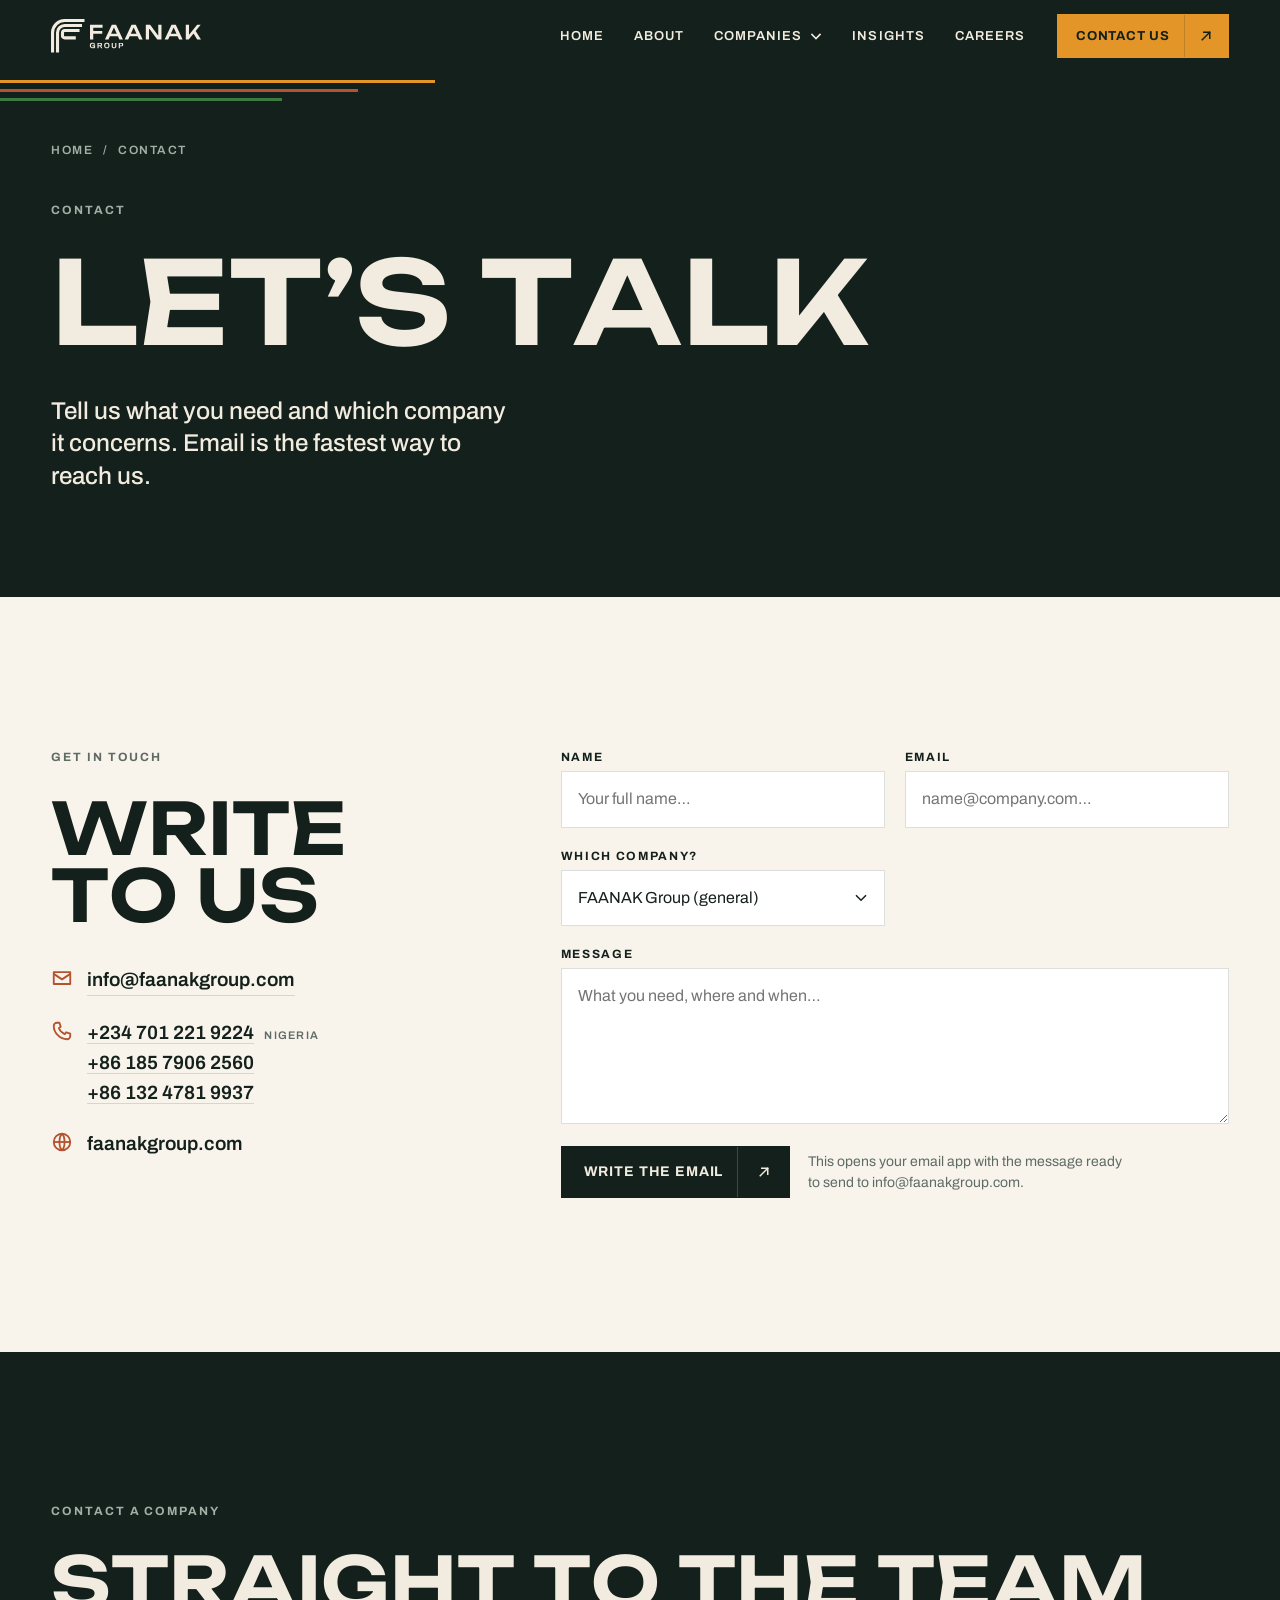
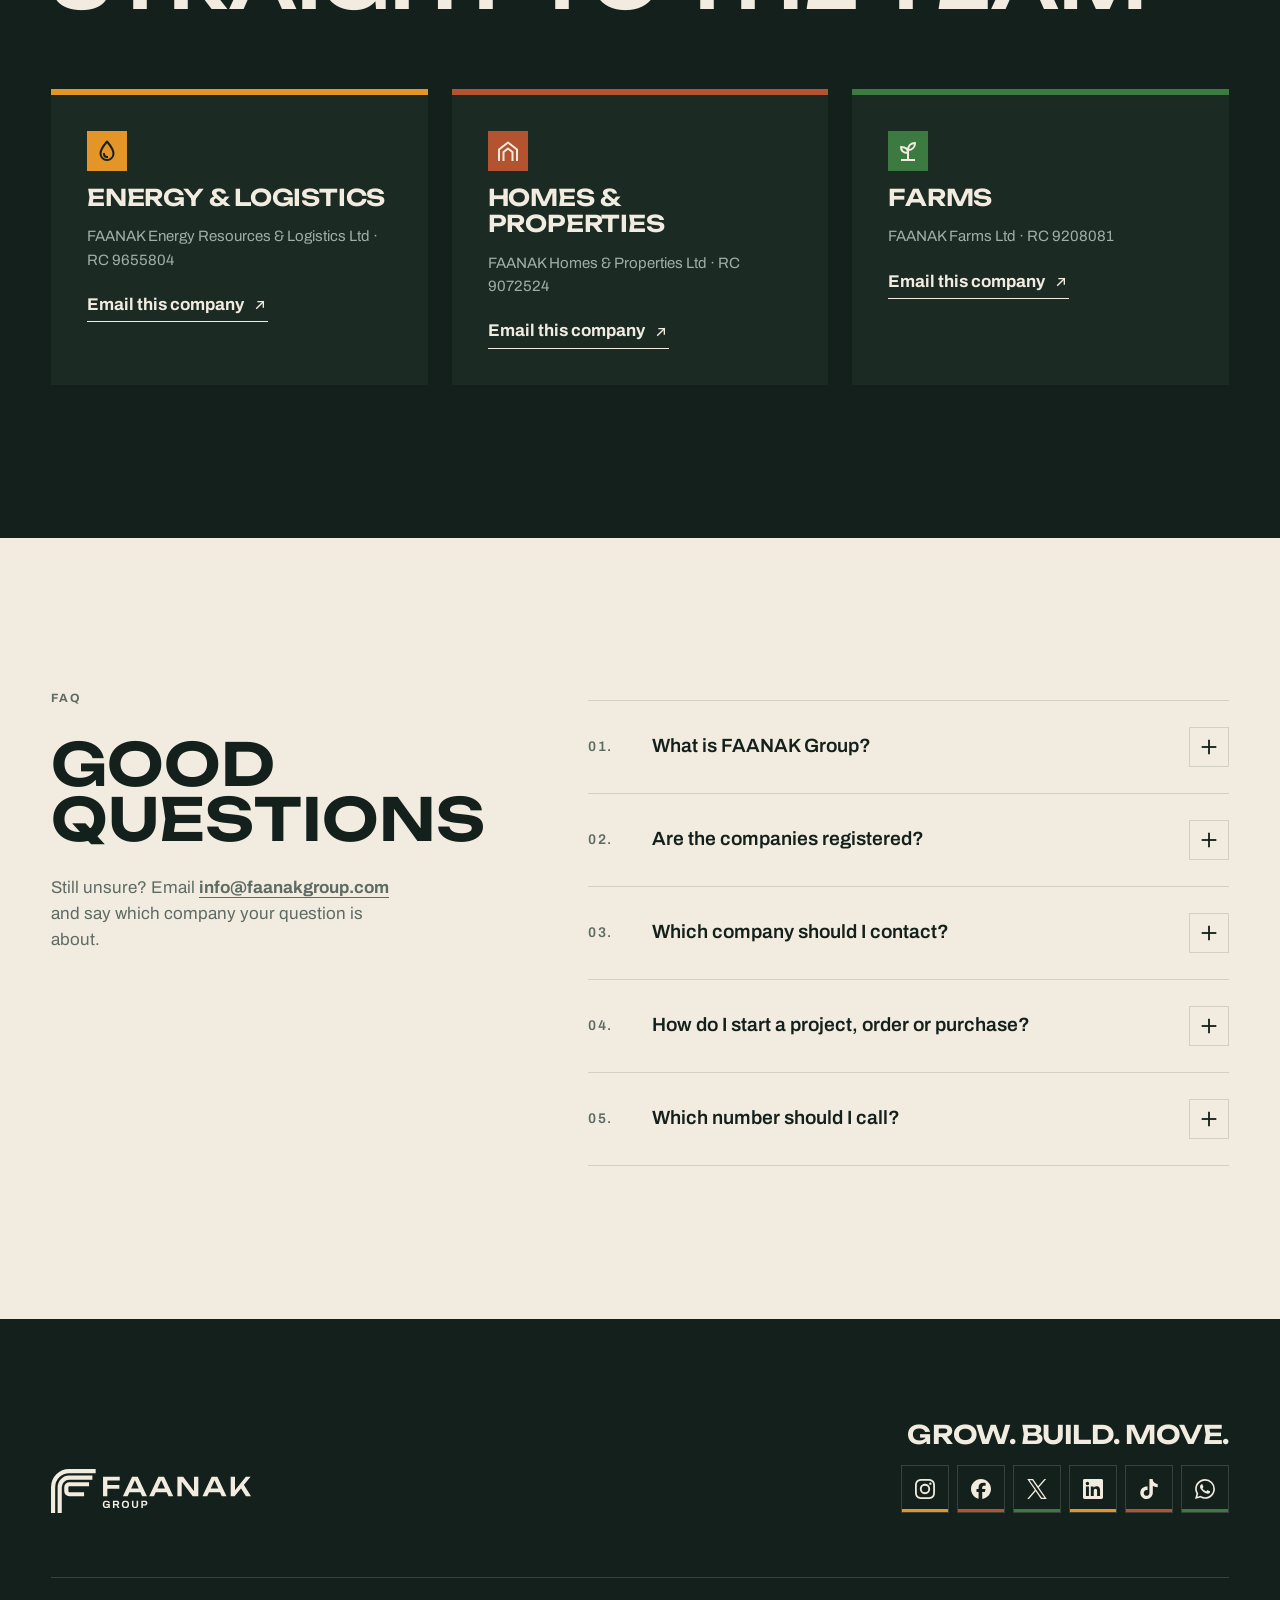
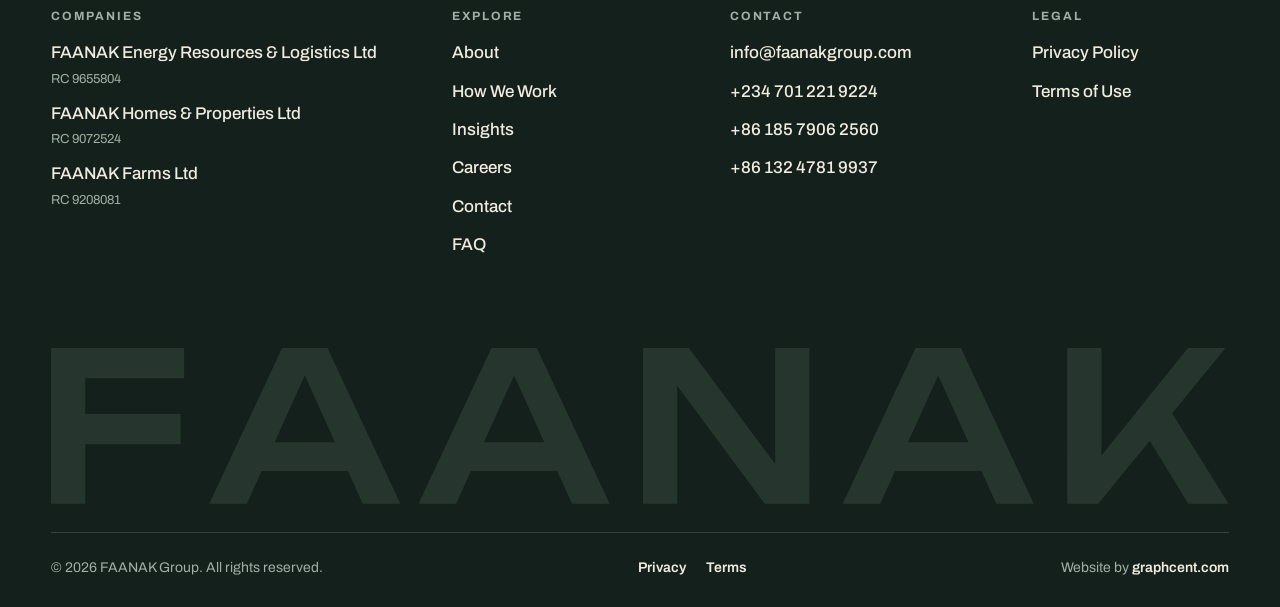
<file: contact.html>
<!doctype html>
<html lang="en-NG">
<head>
<meta charset="utf-8">
<meta name="viewport" content="width=device-width, initial-scale=1, viewport-fit=cover">
<title>Contact FAANAK Group | Email, Phone and FAQ</title>
<meta name="description" content="Contact FAANAK Group and its companies: info@faanakgroup.com, +234 701 221 9224, +86 185 7906 2560, +86 132 4781 9937.">
<meta name="theme-color" content="#14201B">
<link rel="canonical" href="https://4hm4di.github.io/faanakgroup/contact.html">
<meta property="og:type" content="website">
<meta property="og:site_name" content="FAANAK Group">
<meta property="og:title" content="Contact FAANAK Group | Email, Phone and FAQ">
<meta property="og:description" content="Contact FAANAK Group and its companies: info@faanakgroup.com, +234 701 221 9224, +86 185 7906 2560, +86 132 4781 9937.">
<meta property="og:url" content="https://4hm4di.github.io/faanakgroup/contact.html">
<meta property="og:image" content="https://4hm4di.github.io/faanakgroup/assets/img/og-image.jpg">
<meta name="twitter:card" content="summary_large_image">
<link rel="icon" href="favicon.ico" sizes="any">
<link rel="icon" href="favicon.svg" type="image/svg+xml">
<link rel="apple-touch-icon" href="apple-touch-icon.png">
<link rel="preload" href="assets/fonts/Unbounded-var.woff2" as="font" type="font/woff2" crossorigin>
<link rel="preload" href="assets/fonts/Archivo-var.woff2" as="font" type="font/woff2" crossorigin>
<link rel="stylesheet" href="assets/css/site.css">
<script>document.documentElement.classList.add('js');setTimeout(function(){var d=document.documentElement;if(!d.classList.contains('ready'))d.classList.remove('js');},4000);</script>
<script src="assets/js/site.js" defer></script>
</head><body data-page="contact">
<svg xmlns="http://www.w3.org/2000/svg" style="display:none"><symbol id="i-phone" viewBox="0 0 24 24" fill="none" stroke="currentColor" stroke-width="2" stroke-linecap="square" stroke-linejoin="round"><path d="M6.5,3 H9.2 L10.6,7.4 L8.6,9 C9.7,11.6 12.4,14.3 15,15.4 L16.6,13.4 L21,14.8 V17.5 C21,19.4 19.4,21 17.5,21 C10,21 3,14 3,6.5 C3,4.6 4.6,3 6.5,3 Z"/></symbol><symbol id="i-mobile" viewBox="0 0 24 24" fill="none" stroke="currentColor" stroke-width="2" stroke-linecap="square" stroke-linejoin="round"><path d="M7,2.5 H17 V21.5 H7 Z"/><path d="M11,18 H13"/></symbol><symbol id="i-email" viewBox="0 0 24 24" fill="none" stroke="currentColor" stroke-width="2" stroke-linecap="square" stroke-linejoin="round"><path d="M3,5.5 H21 V18.5 H3 Z"/><path d="M3,7.5 L12,13.5 L21,7.5" stroke-linecap="butt"/></symbol><symbol id="i-web" viewBox="0 0 24 24" fill="none" stroke="currentColor" stroke-width="2" stroke-linecap="square" stroke-linejoin="round"><path d="M21,12 A9,9 0 1,1 3,12 A9,9 0 1,1 21,12 Z"/><path d="M12,3 C8.3,6.2 8.3,17.8 12,21" stroke-linecap="butt"/><path d="M12,3 C15.7,6.2 15.7,17.8 12,21" stroke-linecap="butt"/><path d="M3,12 H21" stroke-linecap="butt"/></symbol><symbol id="i-location" viewBox="0 0 24 24" fill="none" stroke="currentColor" stroke-width="2" stroke-linecap="square" stroke-linejoin="round"><path d="M12,21.5 C12,21.5 4.5,14.6 4.5,9.5 A7.5,7.5 0 0,1 19.5,9.5 C19.5,14.6 12,21.5 12,21.5 Z"/><path d="M14.5,9.5 A2.5,2.5 0 1,1 9.5,9.5 A2.5,2.5 0 1,1 14.5,9.5 Z"/></symbol><symbol id="i-chat" viewBox="0 0 24 24" fill="none" stroke="currentColor" stroke-width="2" stroke-linecap="square" stroke-linejoin="round"><path d="M3.5,4.5 H20.5 V16 H11.5 L7,20 V16 H3.5 Z"/><path d="M7.5,8.5 H16.5"/><path d="M7.5,12 H13.5"/></symbol><symbol id="i-social" viewBox="0 0 24 24" fill="none" stroke="currentColor" stroke-width="2" stroke-linecap="square" stroke-linejoin="round"><path d="M20.1,5.5 A2.6,2.6 0 1,1 14.9,5.5 A2.6,2.6 0 1,1 20.1,5.5 Z"/><path d="M9.1,12 A2.6,2.6 0 1,1 3.9,12 A2.6,2.6 0 1,1 9.1,12 Z"/><path d="M20.1,18.5 A2.6,2.6 0 1,1 14.9,18.5 A2.6,2.6 0 1,1 20.1,18.5 Z"/><path d="M8.74,10.68 L15.26,6.82" stroke-linecap="butt"/><path d="M8.74,13.32 L15.26,17.18" stroke-linecap="butt"/></symbol><symbol id="i-energy" viewBox="0 0 24 24" fill="none" stroke="currentColor" stroke-width="2" stroke-linecap="square" stroke-linejoin="round"><path d="M13.5,2.5 L5,13.5 H11.5 L10.5,21.5 L19,10.5 H12.5 Z"/></symbol><symbol id="i-fuel" viewBox="0 0 24 24" fill="none" stroke="currentColor" stroke-width="2" stroke-linecap="square" stroke-linejoin="round"><path d="M12,2.5 C12,2.5 5.5,10.2 5.5,14.5 A6.5,6.5 0 0,0 18.5,14.5 C18.5,10.2 12,2.5 12,2.5 Z"/><path d="M9,15 C9,16.7 10.3,18 12,18"/></symbol><symbol id="i-logistics" viewBox="0 0 24 24" fill="none" stroke="currentColor" stroke-width="2" stroke-linecap="square" stroke-linejoin="round"><path d="M2.5,6 H14 V17"/><path d="M2.5,6 V17 H4" stroke-linecap="butt"/><path d="M8,17 H15" stroke-linecap="butt"/><path d="M14,9.5 H18 L21.5,13 V17 H19" stroke-linecap="butt"/><path d="M8,17.5 A2,2 0 1,1 4,17.5 A2,2 0 1,1 8,17.5 Z"/><path d="M19,17.5 A2,2 0 1,1 15,17.5 A2,2 0 1,1 19,17.5 Z"/></symbol><symbol id="i-homes" viewBox="0 0 24 24" fill="none" stroke="currentColor" stroke-width="2" stroke-linecap="square" stroke-linejoin="round"><path d="M3,21 V10.5 L12,3.5 L21,10.5 V21"/><path d="M7.5,21 V13 L12,9.5 L16.5,13 V21"/></symbol><symbol id="i-properties" viewBox="0 0 24 24" fill="none" stroke="currentColor" stroke-width="2" stroke-linecap="square" stroke-linejoin="round"><path d="M5,21 V3 H15 V21"/><path d="M15,9 H19 V21"/><path d="M8.5,7 H11.5"/><path d="M8.5,11 H11.5"/><path d="M8.5,15 H11.5"/><path d="M3,21 H21"/></symbol><symbol id="i-land" viewBox="0 0 24 24" fill="none" stroke="currentColor" stroke-width="2" stroke-linecap="square" stroke-linejoin="round"><path d="M3.5,8 L12,4 L20.5,8 L12,12 Z"/><path d="M3.5,12.5 L12,16.5 L20.5,12.5"/><path d="M3.5,16.5 L12,20.5 L20.5,16.5"/></symbol><symbol id="i-farms" viewBox="0 0 24 24" fill="none" stroke="currentColor" stroke-width="2" stroke-linecap="square" stroke-linejoin="round"><path d="M12,21 V11"/><path d="M12,14 C12,10.2 9.2,8 5,8 C5,11.8 7.8,14 12,14 Z"/><path d="M12,11 C12,7 14.8,4 19,4 C19,8 16.2,11 12,11 Z"/><path d="M6,21 H18"/></symbol><symbol id="i-produce" viewBox="0 0 24 24" fill="none" stroke="currentColor" stroke-width="2" stroke-linecap="square" stroke-linejoin="round"><path d="M12,22 V4"/><path d="M8,5.5 L12,9 L16,5.5"/><path d="M8,10 L12,13.5 L16,10"/><path d="M8,14.5 L12,18 L16,14.5"/></symbol><symbol id="i-fields" viewBox="0 0 24 24" fill="none" stroke="currentColor" stroke-width="2" stroke-linecap="square" stroke-linejoin="round"><path d="M3,7.5 C6,5.5 9,9.5 12,7.5 C15,5.5 18,9.5 21,7.5"/><path d="M3,12 C6,10 9,14 12,12 C15,10 18,14 21,12"/><path d="M3,16.5 C6,14.5 9,18.5 12,16.5 C15,14.5 18,18.5 21,16.5"/></symbol><symbol id="i-arrow" viewBox="0 0 24 24" fill="none" stroke="currentColor" stroke-width="2" stroke-linecap="square" stroke-linejoin="round"><path d="M7 17 L17 7"/><path d="M9 7 H17 V15"/></symbol><symbol id="i-plus" viewBox="0 0 24 24" fill="none" stroke="currentColor" stroke-width="2" stroke-linecap="square"><path d="M12 5 V19"/><path d="M5 12 H19"/></symbol><symbol id="s-instagram" viewBox="0 0 24 24" fill="currentColor"><path d="M7.0301.084c-1.2768.0602-2.1487.264-2.911.5634-.7888.3075-1.4575.72-2.1228 1.3877-.6652.6677-1.075 1.3368-1.3802 2.127-.2954.7638-.4956 1.6365-.552 2.914-.0564 1.2775-.0689 1.6882-.0626 4.947.0062 3.2586.0206 3.6671.0825 4.9473.061 1.2765.264 2.1482.5635 2.9107.308.7889.72 1.4573 1.388 2.1228.6679.6655 1.3365 1.0743 2.1285 1.38.7632.295 1.6361.4961 2.9134.552 1.2773.056 1.6884.069 4.9462.0627 3.2578-.0062 3.668-.0207 4.9478-.0814 1.28-.0607 2.147-.2652 2.9098-.5633.7889-.3086 1.4578-.72 2.1228-1.3881.665-.6682 1.0745-1.3378 1.3795-2.1284.2957-.7632.4966-1.636.552-2.9124.056-1.2809.0692-1.6898.063-4.948-.0063-3.2583-.021-3.6668-.0817-4.9465-.0607-1.2797-.264-2.1487-.5633-2.9117-.3084-.7889-.72-1.4568-1.3876-2.1228C21.2982 1.33 20.628.9208 19.8378.6165 19.074.321 18.2017.1197 16.9244.0645 15.6471.0093 15.236-.005 11.977.0014 8.718.0076 8.31.0215 7.0301.0839m.1402 21.6932c-1.17-.0509-1.8053-.2453-2.2287-.408-.5606-.216-.96-.4771-1.3819-.895-.422-.4178-.6811-.8186-.9-1.378-.1644-.4234-.3624-1.058-.4171-2.228-.0595-1.2645-.072-1.6442-.079-4.848-.007-3.2037.0053-3.583.0607-4.848.05-1.169.2456-1.805.408-2.2282.216-.5613.4762-.96.895-1.3816.4188-.4217.8184-.6814 1.3783-.9003.423-.1651 1.0575-.3614 2.227-.4171 1.2655-.06 1.6447-.072 4.848-.079 3.2033-.007 3.5835.005 4.8495.0608 1.169.0508 1.8053.2445 2.228.408.5608.216.96.4754 1.3816.895.4217.4194.6816.8176.9005 1.3787.1653.4217.3617 1.056.4169 2.2263.0602 1.2655.0739 1.645.0796 4.848.0058 3.203-.0055 3.5834-.061 4.848-.051 1.17-.245 1.8055-.408 2.2294-.216.5604-.4763.96-.8954 1.3814-.419.4215-.8181.6811-1.3783.9-.4224.1649-1.0577.3617-2.2262.4174-1.2656.0595-1.6448.072-4.8493.079-3.2045.007-3.5825-.006-4.848-.0608M16.953 5.5864A1.44 1.44 0 1 0 18.39 4.144a1.44 1.44 0 0 0-1.437 1.4424M5.8385 12.012c.0067 3.4032 2.7706 6.1557 6.173 6.1493 3.4026-.0065 6.157-2.7701 6.1506-6.1733-.0065-3.4032-2.771-6.1565-6.174-6.1498-3.403.0067-6.156 2.771-6.1496 6.1738M8 12.0077a4 4 0 1 1 4.008 3.9921A3.9996 3.9996 0 0 1 8 12.0077"/></symbol><symbol id="s-facebook" viewBox="0 0 24 24" fill="currentColor"><path d="M9.101 23.691v-7.98H6.627v-3.667h2.474v-1.58c0-4.085 1.848-5.978 5.858-5.978.401 0 .955.042 1.468.103a8.68 8.68 0 0 1 1.141.195v3.325a8.623 8.623 0 0 0-.653-.036 26.805 26.805 0 0 0-.733-.009c-.707 0-1.259.096-1.675.309a1.686 1.686 0 0 0-.679.622c-.258.42-.374.995-.374 1.752v1.297h3.919l-.386 2.103-.287 1.564h-3.246v8.245C19.396 23.238 24 18.179 24 12.044c0-6.627-5.373-12-12-12s-12 5.373-12 12c0 5.628 3.874 10.35 9.101 11.647Z"/></symbol><symbol id="s-x" viewBox="0 0 24 24" fill="currentColor"><path d="M14.234 10.162 22.977 0h-2.072l-7.591 8.824L7.251 0H.258l9.168 13.343L.258 24H2.33l8.016-9.318L16.749 24h6.993zm-2.837 3.299-.929-1.329L3.076 1.56h3.182l5.965 8.532.929 1.329 7.754 11.09h-3.182z"/></symbol><symbol id="s-tiktok" viewBox="0 0 24 24" fill="currentColor"><path d="M12.525.02c1.31-.02 2.61-.01 3.91-.02.08 1.53.63 3.09 1.75 4.17 1.12 1.11 2.7 1.62 4.24 1.79v4.03c-1.44-.05-2.89-.35-4.2-.97-.57-.26-1.1-.59-1.62-.93-.01 2.92.01 5.84-.02 8.75-.08 1.4-.54 2.79-1.35 3.94-1.31 1.92-3.58 3.17-5.91 3.21-1.43.08-2.86-.31-4.08-1.03-2.02-1.19-3.44-3.37-3.65-5.71-.02-.5-.03-1-.01-1.49.18-1.9 1.12-3.72 2.58-4.96 1.66-1.44 3.98-2.13 6.15-1.72.02 1.48-.04 2.96-.04 4.44-.99-.32-2.15-.23-3.02.37-.63.41-1.11 1.04-1.36 1.75-.21.51-.15 1.07-.14 1.61.24 1.64 1.82 3.02 3.5 2.87 1.12-.01 2.19-.66 2.77-1.61.19-.33.4-.67.41-1.06.1-1.79.06-3.57.07-5.36.01-4.03-.01-8.05.02-12.07z"/></symbol><symbol id="s-whatsapp" viewBox="0 0 24 24" fill="currentColor"><path d="M17.472 14.382c-.297-.149-1.758-.867-2.03-.967-.273-.099-.471-.148-.67.15-.197.297-.767.966-.94 1.164-.173.199-.347.223-.644.075-.297-.15-1.255-.463-2.39-1.475-.883-.788-1.48-1.761-1.653-2.059-.173-.297-.018-.458.13-.606.134-.133.298-.347.446-.52.149-.174.198-.298.298-.497.099-.198.05-.371-.025-.52-.075-.149-.669-1.612-.916-2.207-.242-.579-.487-.5-.669-.51-.173-.008-.371-.01-.57-.01-.198 0-.52.074-.792.372-.272.297-1.04 1.016-1.04 2.479 0 1.462 1.065 2.875 1.213 3.074.149.198 2.096 3.2 5.077 4.487.709.306 1.262.489 1.694.625.712.227 1.36.195 1.871.118.571-.085 1.758-.719 2.006-1.413.248-.694.248-1.289.173-1.413-.074-.124-.272-.198-.57-.347m-5.421 7.403h-.004a9.87 9.87 0 01-5.031-1.378l-.361-.214-3.741.982.998-3.648-.235-.374a9.86 9.86 0 01-1.51-5.26c.001-5.45 4.436-9.884 9.888-9.884 2.64 0 5.122 1.03 6.988 2.898a9.825 9.825 0 012.893 6.994c-.003 5.45-4.437 9.884-9.885 9.884m8.413-18.297A11.815 11.815 0 0012.05 0C5.495 0 .16 5.335.157 11.892c0 2.096.547 4.142 1.588 5.945L.057 24l6.305-1.654a11.882 11.882 0 005.683 1.448h.005c6.554 0 11.89-5.335 11.893-11.893a11.821 11.821 0 00-3.48-8.413Z"/></symbol><symbol id="s-linkedin" viewBox="0 0 24 24" fill="currentColor"><path d="M20.447 20.452h-3.554v-5.569c0-1.328-.027-3.037-1.852-3.037-1.853 0-2.136 1.445-2.136 2.939v5.667H9.351V9h3.414v1.561h.046c.477-.9 1.637-1.85 3.37-1.85 3.601 0 4.267 2.37 4.267 5.455v6.286zM5.337 7.433c-1.144 0-2.063-.926-2.063-2.065 0-1.138.92-2.063 2.063-2.063 1.14 0 2.064.925 2.064 2.063 0 1.139-.925 2.065-2.064 2.065zm1.782 13.019H3.555V9h3.564v11.452zM22.225 0H1.771C.792 0 0 .774 0 1.729v20.542C0 23.227.792 24 1.771 24h20.451C23.2 24 24 23.227 24 22.271V1.729C24 .774 23.2 0 22.222 0h.003z"/></symbol></svg>
<a class="skip" href="#main">Skip to content</a>
<header class="header" data-header>
  <div class="header__inner wrap">
    <a class="header__logo" href="index.html" aria-label="FAANAK Group home"><svg class="logo" role="img" aria-hidden="true" focusable="false" xmlns="http://www.w3.org/2000/svg" viewBox="0 0 447.92 100.00"><g transform="translate(0.000,0.000) scale(1.40331)"><path d="M154.391,226.579 H115.462 A25.733,25.733 0 0 0 89.729,252.312 V291.241" transform="translate(-86.430,-223.280)" fill="none" stroke="currentColor" stroke-width="6.598148148148148" stroke-linecap="square" stroke-linejoin="round"/><path d="M149.112,237.136 H115.462 A15.176,15.176 0 0 0 100.286,252.312 V291.241" transform="translate(-86.430,-223.280)" fill="none" stroke="currentColor" stroke-width="6.598148148148148" stroke-linecap="square" stroke-linejoin="round"/><path d="M143.834,247.693 H115.462 A4.619,4.619 0 0 0 110.843,252.312 V258.910 A4.619,4.619 0 0 0 115.462,263.529 H135.916" transform="translate(-86.430,-223.280)" fill="none" stroke="currentColor" stroke-width="6.598148148148148" stroke-linecap="square" stroke-linejoin="round"/><path d="M172.88,249.97h22.57v6.04h-22.57v-6.04ZM196.16,236.73v6.08h-23.2l3.37-3.62v28.78h-6.87v-31.24h26.7ZM209.36,261.38v-5.75h21.66v5.75h-21.66ZM224.9,236.73l14.62,31.24h-7.54l-12.79-28.36h2.33l-12.79,28.36h-7.54l14.62-31.24h9.08ZM251.35,261.38v-5.75h21.66v5.75h-21.66ZM266.88,236.73l14.62,31.24h-7.54l-12.79-28.36h2.33l-12.79,28.36h-7.54l14.62-31.24h9.08ZM317.15,263.3l-2.46.37v-26.95h6.87v31.24h-8.95l-19.99-26.95,2.42-.37v27.32h-6.87v-31.24h9.2l19.78,26.57ZM336.4,261.38v-5.75h21.66v5.75h-21.66ZM351.93,236.73l14.62,31.24h-7.54l-12.79-28.36h2.33l-12.79,28.36h-7.54l14.62-31.24h9.08ZM373.26,267.96v-31.24h6.87v25.49l-2-1.42,19.33-24.07h7.54l-25.53,31.24h-6.21ZM388.17,252.68l5.08-4.54,12.37,19.83h-8.08l-9.37-15.29Z" transform="translate(-86.430,-224.422)" fill="currentColor"/><path d="M174.58,286.75c-1.78,0-3.15-.47-4.11-1.42-.96-.95-1.44-2.42-1.44-4.42,0-1.33.23-2.42.69-3.29s1.13-1.5,2.01-1.93c.88-.42,1.93-.63,3.16-.63.74,0,1.43.08,2.08.25s1.22.42,1.72.76c.5.34.89.77,1.17,1.28.28.51.42,1.12.42,1.82h-2.49c0-.34-.07-.64-.22-.91-.15-.26-.35-.48-.62-.66-.26-.18-.57-.31-.91-.4s-.7-.13-1.07-.13c-.57,0-1.07.07-1.5.22s-.78.37-1.06.68c-.28.3-.49.68-.63,1.13-.14.45-.21.97-.21,1.56v.49c0,.82.12,1.5.36,2.03.24.53.6.92,1.09,1.18.48.26,1.08.39,1.8.39.59,0,1.12-.09,1.57-.27.46-.18.81-.44,1.07-.78.26-.34.39-.76.39-1.25v-.12h-3.38v-1.88h5.81v6.11h-1.61l-.21-1.22c-.33.32-.68.58-1.06.79-.38.21-.8.37-1.26.47-.46.1-.98.16-1.55.16ZM185.28,286.55v-11.3h6.19c.83,0,1.53.15,2.08.44.55.3.97.71,1.24,1.24.27.53.41,1.14.41,1.84,0,.74-.16,1.39-.49,1.95-.33.57-.81,1-1.43,1.29l2.31,4.53h-2.72l-1.99-4.12h-3.15v4.12h-2.45ZM187.74,280.49h3.41c.49,0,.88-.15,1.15-.45.27-.3.41-.71.41-1.23,0-.33-.06-.61-.18-.85-.12-.24-.3-.41-.53-.54s-.52-.18-.86-.18h-3.41v3.25ZM205.21,286.75c-1.2,0-2.23-.21-3.1-.64-.87-.43-1.53-1.08-1.99-1.94-.46-.87-.69-1.95-.69-3.26s.23-2.42.69-3.29,1.13-1.5,1.99-1.93c.87-.42,1.9-.63,3.1-.63s2.26.21,3.12.63c.86.42,1.52,1.07,1.98,1.93.46.86.69,1.96.69,3.29s-.23,2.39-.69,3.26c-.46.87-1.12,1.52-1.98,1.94-.86.43-1.9.64-3.12.64ZM205.21,284.74c.54,0,1.01-.08,1.42-.23.41-.15.75-.38,1.02-.69.27-.31.48-.68.63-1.13.14-.44.21-.95.21-1.52v-.51c0-.58-.07-1.1-.21-1.55-.14-.45-.35-.83-.63-1.13-.27-.3-.61-.53-1.02-.68-.41-.15-.88-.23-1.42-.23s-.99.08-1.4.23c-.41.15-.75.38-1.02.68-.27.3-.48.68-.62,1.13-.14.45-.21.97-.21,1.55v.51c0,.57.07,1.08.21,1.52s.34.82.62,1.13c.27.31.61.54,1.02.69.41.15.87.23,1.4.23ZM220.53,286.75c-1.03,0-1.92-.16-2.66-.49-.74-.33-1.31-.83-1.7-1.49-.4-.66-.59-1.49-.59-2.48v-7.03h2.47v6.97c0,.81.21,1.44.64,1.87.43.43,1.04.65,1.84.65s1.42-.22,1.85-.65.65-1.06.65-1.87v-6.97h2.47v7.03c0,.99-.2,1.81-.59,2.48-.4.66-.96,1.16-1.7,1.49-.74.33-1.63.49-2.68.49ZM230.6,286.55v-11.3h5.88c.81,0,1.49.15,2.03.45.54.3.96.72,1.24,1.27.28.54.42,1.19.42,1.94s-.15,1.4-.44,1.95c-.29.55-.72.99-1.28,1.29-.56.31-1.25.46-2.06.46h-3.34v3.94h-2.45ZM233.05,280.61h3.01c.52,0,.91-.15,1.19-.44.28-.3.42-.71.42-1.24,0-.36-.06-.66-.18-.91-.12-.24-.3-.43-.54-.56-.24-.13-.54-.2-.9-.2h-3.01v3.34Z" transform="translate(-86.430,-224.422)" fill="currentColor"/></g></svg></a>
    <nav class="nav" aria-label="Main"><a href="index.html">Home</a>
      <a href="about.html">About</a>
      <div class="nav__dd" data-dd>
        <button class="nav__btn" type="button" aria-expanded="false" aria-controls="dd-companies" data-dd-btn>Companies<svg class="nav__chev" viewBox="0 0 12 12" aria-hidden="true" focusable="false"><path d="M2 4.5 6 8.5 10 4.5" fill="none" stroke="currentColor" stroke-width="1.6" stroke-linecap="square"/></svg></button>
        <div class="dd" id="dd-companies" data-dd-panel>
          <div class="dd__inner wrap">
            <div class="dd__head"><p class="dd__k">Our Companies</p><p class="dd__lead">Three registered companies, one standard.</p>
              <a class="link" href="index.html#companies">See all three <span aria-hidden="true"><svg class="ico" aria-hidden="true" focusable="false"><use href="#i-arrow"/></svg></span></a></div>
            <ul class="dd__grid"><li><a class="dd__card dd__card--amber" href="energy-logistics.html">
        <span class="badge badge--amber"><svg class="ico" aria-hidden="true" focusable="false"><use href="#i-energy"/></svg></span>
        <span class="dd__txt"><span class="dd__name">Energy &amp; Logistics</span><span class="dd__desc">Energy and goods, moved safely and on schedule.</span><span class="dd__rc">RC 9655804</span></span>
        <span class="dd__arrow" aria-hidden="true"><svg class="ico" aria-hidden="true" focusable="false"><use href="#i-arrow"/></svg></span></a></li><li><a class="dd__card dd__card--laterite" href="homes-properties.html">
        <span class="badge badge--laterite"><svg class="ico" aria-hidden="true" focusable="false"><use href="#i-homes"/></svg></span>
        <span class="dd__txt"><span class="dd__name">Homes &amp; Properties</span><span class="dd__desc">Built in lines that last.</span><span class="dd__rc">RC 9072524</span></span>
        <span class="dd__arrow" aria-hidden="true"><svg class="ico" aria-hidden="true" focusable="false"><use href="#i-arrow"/></svg></span></a></li><li><a class="dd__card dd__card--green" href="farms.html">
        <span class="badge badge--green"><svg class="ico" aria-hidden="true" focusable="false"><use href="#i-farms"/></svg></span>
        <span class="dd__txt"><span class="dd__name">Farms</span><span class="dd__desc">From our rows to your market.</span><span class="dd__rc">RC 9208081</span></span>
        <span class="dd__arrow" aria-hidden="true"><svg class="ico" aria-hidden="true" focusable="false"><use href="#i-arrow"/></svg></span></a></li></ul>
          </div>
        </div>
      </div>
      <a href="insights.html">Insights</a>
      <a href="careers.html">Careers</a></nav>
    <a class="btn btn--amber btn--sm header__cta" href="contact.html" aria-current="page"><span>Contact Us</span><span class="btn__icon" aria-hidden="true"><svg class="ico" aria-hidden="true" focusable="false"><use href="#i-arrow"/></svg></span></a>
    <button class="menu-btn" type="button" aria-expanded="false" aria-controls="menu" aria-label="Open menu" data-menu-btn>
      <span></span><span></span><span></span>
    </button>
  </div>
</header>
<div class="menu" id="menu" data-menu hidden>
  <nav class="menu__nav wrap" aria-label="Mobile"><a href="index.html">Home</a><a href="about.html">About</a>
      <div class="menu__group"><p class="menu__label">Companies</p><ul class="menu__cards"><li><a class="dd__card dd__card--amber" href="energy-logistics.html">
        <span class="badge badge--amber"><svg class="ico" aria-hidden="true" focusable="false"><use href="#i-energy"/></svg></span>
        <span class="dd__txt"><span class="dd__name">Energy &amp; Logistics</span><span class="dd__desc">Energy and goods, moved safely and on schedule.</span><span class="dd__rc">RC 9655804</span></span>
        <span class="dd__arrow" aria-hidden="true"><svg class="ico" aria-hidden="true" focusable="false"><use href="#i-arrow"/></svg></span></a></li><li><a class="dd__card dd__card--laterite" href="homes-properties.html">
        <span class="badge badge--laterite"><svg class="ico" aria-hidden="true" focusable="false"><use href="#i-homes"/></svg></span>
        <span class="dd__txt"><span class="dd__name">Homes &amp; Properties</span><span class="dd__desc">Built in lines that last.</span><span class="dd__rc">RC 9072524</span></span>
        <span class="dd__arrow" aria-hidden="true"><svg class="ico" aria-hidden="true" focusable="false"><use href="#i-arrow"/></svg></span></a></li><li><a class="dd__card dd__card--green" href="farms.html">
        <span class="badge badge--green"><svg class="ico" aria-hidden="true" focusable="false"><use href="#i-farms"/></svg></span>
        <span class="dd__txt"><span class="dd__name">Farms</span><span class="dd__desc">From our rows to your market.</span><span class="dd__rc">RC 9208081</span></span>
        <span class="dd__arrow" aria-hidden="true"><svg class="ico" aria-hidden="true" focusable="false"><use href="#i-arrow"/></svg></span></a></li></ul></div>
      <a href="index.html#how-we-work">How We Work</a><a href="insights.html">Insights</a><a href="careers.html">Careers</a><a href="contact.html" aria-current="page">Contact</a></nav>
  <div class="menu__foot wrap">
    <a href="mailto:info@faanakgroup.com">info@faanakgroup.com</a>
    <a href="tel:+2347012219224">+234&nbsp;701&nbsp;221&nbsp;9224</a>
  </div>
</div>
<main id="main">
<section class="hero page-hero dark" aria-labelledby="page-title">
  <div class="hero__lanes" aria-hidden="true"><span style="background:var(--amber)"></span><span style="background:var(--laterite)"></span><span style="background:var(--green)"></span></div>
  <div class="wrap">
    <nav class="crumbs" aria-label="Breadcrumb"><a href="index.html">Home</a><span aria-hidden="true">/</span><span aria-current="page">Contact</span></nav>
    <p class="kicker">Contact</p>
    <h1 class="title page-hero__title" id="page-title" data-split="chars">Let’s Talk</h1>
    <div class="hero__row page-hero__row">
      <p class="hero__lead" data-split="words">Tell us what you need and which company it concerns. Email is the fastest way to reach us.</p>
      <div class="hero__actions"></div>
    </div>
  </div>
  
</section>
<section class="contact section" id="contact" aria-labelledby="contact-title">
  <div class="wrap contact__grid">
    <div>
      <p class="kicker">Get in Touch</p>
      <h2 class="title title--sm" id="contact-title" data-split="chars">Write to Us</h2>
      <ul class="contact__list">
        <li><svg class="ico" aria-hidden="true"><use href="#i-email"/></svg><a href="mailto:info@faanakgroup.com">info@faanakgroup.com</a></li>
        <li><svg class="ico" aria-hidden="true"><use href="#i-phone"/></svg><span><a href="tel:+2347012219224">+234&nbsp;701&nbsp;221&nbsp;9224</a> <span class="contact__note">Nigeria</span><br><a href="tel:+8618579062560">+86&nbsp;185&nbsp;7906&nbsp;2560</a><br><a href="tel:+8613247819937">+86&nbsp;132&nbsp;4781&nbsp;9937</a></span></li>
        <li><svg class="ico" aria-hidden="true"><use href="#i-web"/></svg><span translate="no">faanakgroup.com</span></li>
      </ul>
    </div>
    <form class="form" data-form novalidate>
      <div class="field"><label for="f-name">Name</label><input id="f-name" name="name" type="text" autocomplete="name" placeholder="Your full name…" required><p class="field__err" id="f-name-err" aria-live="polite"></p></div>
      <div class="field"><label for="f-email">Email</label><input id="f-email" name="email" type="email" inputmode="email" autocomplete="email" spellcheck="false" placeholder="name@company.com…" required><p class="field__err" id="f-email-err" aria-live="polite"></p></div>
      <div class="field"><label for="f-company">Which Company?</label><select id="f-company" name="company" autocomplete="off">
        <option>FAANAK Group (general)</option><option>Energy &amp; Logistics</option><option>Homes &amp; Properties</option><option>Farms</option></select></div>
      <div class="field field--full"><label for="f-msg">Message</label><textarea id="f-msg" name="message" rows="5" autocomplete="off" placeholder="What you need, where and when…" required></textarea><p class="field__err" id="f-msg-err" aria-live="polite"></p></div>
      <div class="form__foot field--full">
        <button class="btn btn--ink" type="submit"><span>Write the Email</span><span class="btn__icon" aria-hidden="true"><svg class="ico" aria-hidden="true" focusable="false"><use href="#i-arrow"/></svg></span></button>
        <p class="form__note">This opens your email app with the message ready to send to info@faanakgroup.com.</p>
      </div>
    </form>
  </div>
</section>
<section class="ccards section dark" aria-labelledby="cc-title">
  <div class="wrap">
    <p class="kicker">Contact a Company</p>
    <h2 class="title title--sm" id="cc-title" data-split="chars">Straight to the Team</h2>
    <ul class="ccards__grid" data-stagger><li class="ccard ccard--amber"><span class="badge badge--amber"><svg class="ico" aria-hidden="true" focusable="false"><use href="#i-fuel"/></svg></span>
  <h3 class="ccard__t">Energy &amp; Logistics</h3><p class="ccard__d">FAANAK Energy Resources &amp; Logistics Ltd · RC 9655804</p>
  <a class="link" href="mailto:info@faanakgroup.com?subject=Enquiry%20for%20FAANAK%20Energy%20%26%20Logistics">Email this company <span aria-hidden="true"><svg class="ico" aria-hidden="true" focusable="false"><use href="#i-arrow"/></svg></span></a></li><li class="ccard ccard--laterite"><span class="badge badge--laterite"><svg class="ico" aria-hidden="true" focusable="false"><use href="#i-homes"/></svg></span>
  <h3 class="ccard__t">Homes &amp; Properties</h3><p class="ccard__d">FAANAK Homes &amp; Properties Ltd · RC 9072524</p>
  <a class="link" href="mailto:info@faanakgroup.com?subject=Enquiry%20for%20FAANAK%20Homes%20%26%20Properties">Email this company <span aria-hidden="true"><svg class="ico" aria-hidden="true" focusable="false"><use href="#i-arrow"/></svg></span></a></li><li class="ccard ccard--green"><span class="badge badge--green"><svg class="ico" aria-hidden="true" focusable="false"><use href="#i-farms"/></svg></span>
  <h3 class="ccard__t">Farms</h3><p class="ccard__d">FAANAK Farms Ltd · RC 9208081</p>
  <a class="link" href="mailto:info@faanakgroup.com?subject=Enquiry%20for%20FAANAK%20Farms">Email this company <span aria-hidden="true"><svg class="ico" aria-hidden="true" focusable="false"><use href="#i-arrow"/></svg></span></a></li></ul>
  </div>
</section>
<section class="faq section" id="faq" aria-labelledby="faq-title">
  <div class="wrap faq__grid">
    <div><p class="kicker">FAQ</p><h2 class="title title--sm" id="faq-title" data-split="chars">Good<br>Questions</h2>
      <p class="faq__intro">Still unsure? Email <a class="link link--inline" href="mailto:info@faanakgroup.com">info@faanakgroup.com</a> and say which company your question is about.</p></div>
    <div class="acc acc--faq" data-acc>
<div class="acc__item" data-acc-item>
  <h3 class="acc__h"><button class="acc__btn" type="button" aria-expanded="false" aria-controls="faq-0" id="fb-0">
    <span class="acc__n">01.</span><span class="acc__q">What is FAANAK Group?</span><span class="acc__plus" aria-hidden="true"><svg class="ico" aria-hidden="true" focusable="false"><use href="#i-plus"/></svg></span>
  </button></h3>
  <div class="acc__panel" id="faq-0" role="region" aria-labelledby="fb-0"><div class="acc__inner"><p class="acc__a">FAANAK Group brings three Nigerian companies under one name: FAANAK Energy Resources &amp; Logistics Ltd, FAANAK Homes &amp; Properties Ltd and FAANAK Farms Ltd. Each runs its own work; all three share one standard.</p></div></div>
</div>
<div class="acc__item" data-acc-item>
  <h3 class="acc__h"><button class="acc__btn" type="button" aria-expanded="false" aria-controls="faq-1" id="fb-1">
    <span class="acc__n">02.</span><span class="acc__q">Are the companies registered?</span><span class="acc__plus" aria-hidden="true"><svg class="ico" aria-hidden="true" focusable="false"><use href="#i-plus"/></svg></span>
  </button></h3>
  <div class="acc__panel" id="faq-1" role="region" aria-labelledby="fb-1"><div class="acc__inner"><p class="acc__a">Yes. All three are registered with the Corporate Affairs Commission: Energy Resources &amp; Logistics (RC 9655804), Homes &amp; Properties (RC 9072524) and Farms (RC 9208081).</p></div></div>
</div>
<div class="acc__item" data-acc-item>
  <h3 class="acc__h"><button class="acc__btn" type="button" aria-expanded="false" aria-controls="faq-2" id="fb-2">
    <span class="acc__n">03.</span><span class="acc__q">Which company should I contact?</span><span class="acc__plus" aria-hidden="true"><svg class="ico" aria-hidden="true" focusable="false"><use href="#i-plus"/></svg></span>
  </button></h3>
  <div class="acc__panel" id="faq-2" role="region" aria-labelledby="fb-2"><div class="acc__inner"><p class="acc__a">Every enquiry goes to info@faanakgroup.com. Put Energy &amp; Logistics, Homes &amp; Properties or Farms in the subject line so it reaches the right team.</p></div></div>
</div>
<div class="acc__item" data-acc-item>
  <h3 class="acc__h"><button class="acc__btn" type="button" aria-expanded="false" aria-controls="faq-3" id="fb-3">
    <span class="acc__n">04.</span><span class="acc__q">How do I start a project, order or purchase?</span><span class="acc__plus" aria-hidden="true"><svg class="ico" aria-hidden="true" focusable="false"><use href="#i-plus"/></svg></span>
  </button></h3>
  <div class="acc__panel" id="faq-3" role="region" aria-labelledby="fb-3"><div class="acc__inner"><p class="acc__a">Send an email describing what you need, where and when. The form on this page writes it for you and opens your email app with everything filled in.</p></div></div>
</div>
<div class="acc__item" data-acc-item>
  <h3 class="acc__h"><button class="acc__btn" type="button" aria-expanded="false" aria-controls="faq-4" id="fb-4">
    <span class="acc__n">05.</span><span class="acc__q">Which number should I call?</span><span class="acc__plus" aria-hidden="true"><svg class="ico" aria-hidden="true" focusable="false"><use href="#i-plus"/></svg></span>
  </button></h3>
  <div class="acc__panel" id="faq-4" role="region" aria-labelledby="fb-4"><div class="acc__inner"><p class="acc__a">Call or WhatsApp +234 701 221 9224 from Nigeria. Our +86 numbers reach the team in China. Email is still the most reliable way to reach us.</p></div></div>
</div></div>
  </div>
</section></main>
<footer class="footer dark">
  <div class="wrap">
    <div class="footer__top">
      <a class="footer__logo" href="index.html" aria-label="FAANAK Group home"><svg class="logo" role="img" aria-hidden="true" focusable="false" xmlns="http://www.w3.org/2000/svg" viewBox="0 0 447.92 100.00"><g transform="translate(0.000,0.000) scale(1.40331)"><path d="M154.391,226.579 H115.462 A25.733,25.733 0 0 0 89.729,252.312 V291.241" transform="translate(-86.430,-223.280)" fill="none" stroke="currentColor" stroke-width="6.598148148148148" stroke-linecap="square" stroke-linejoin="round"/><path d="M149.112,237.136 H115.462 A15.176,15.176 0 0 0 100.286,252.312 V291.241" transform="translate(-86.430,-223.280)" fill="none" stroke="currentColor" stroke-width="6.598148148148148" stroke-linecap="square" stroke-linejoin="round"/><path d="M143.834,247.693 H115.462 A4.619,4.619 0 0 0 110.843,252.312 V258.910 A4.619,4.619 0 0 0 115.462,263.529 H135.916" transform="translate(-86.430,-223.280)" fill="none" stroke="currentColor" stroke-width="6.598148148148148" stroke-linecap="square" stroke-linejoin="round"/><path d="M172.88,249.97h22.57v6.04h-22.57v-6.04ZM196.16,236.73v6.08h-23.2l3.37-3.62v28.78h-6.87v-31.24h26.7ZM209.36,261.38v-5.75h21.66v5.75h-21.66ZM224.9,236.73l14.62,31.24h-7.54l-12.79-28.36h2.33l-12.79,28.36h-7.54l14.62-31.24h9.08ZM251.35,261.38v-5.75h21.66v5.75h-21.66ZM266.88,236.73l14.62,31.24h-7.54l-12.79-28.36h2.33l-12.79,28.36h-7.54l14.62-31.24h9.08ZM317.15,263.3l-2.46.37v-26.95h6.87v31.24h-8.95l-19.99-26.95,2.42-.37v27.32h-6.87v-31.24h9.2l19.78,26.57ZM336.4,261.38v-5.75h21.66v5.75h-21.66ZM351.93,236.73l14.62,31.24h-7.54l-12.79-28.36h2.33l-12.79,28.36h-7.54l14.62-31.24h9.08ZM373.26,267.96v-31.24h6.87v25.49l-2-1.42,19.33-24.07h7.54l-25.53,31.24h-6.21ZM388.17,252.68l5.08-4.54,12.37,19.83h-8.08l-9.37-15.29Z" transform="translate(-86.430,-224.422)" fill="currentColor"/><path d="M174.58,286.75c-1.78,0-3.15-.47-4.11-1.42-.96-.95-1.44-2.42-1.44-4.42,0-1.33.23-2.42.69-3.29s1.13-1.5,2.01-1.93c.88-.42,1.93-.63,3.16-.63.74,0,1.43.08,2.08.25s1.22.42,1.72.76c.5.34.89.77,1.17,1.28.28.51.42,1.12.42,1.82h-2.49c0-.34-.07-.64-.22-.91-.15-.26-.35-.48-.62-.66-.26-.18-.57-.31-.91-.4s-.7-.13-1.07-.13c-.57,0-1.07.07-1.5.22s-.78.37-1.06.68c-.28.3-.49.68-.63,1.13-.14.45-.21.97-.21,1.56v.49c0,.82.12,1.5.36,2.03.24.53.6.92,1.09,1.18.48.26,1.08.39,1.8.39.59,0,1.12-.09,1.57-.27.46-.18.81-.44,1.07-.78.26-.34.39-.76.39-1.25v-.12h-3.38v-1.88h5.81v6.11h-1.61l-.21-1.22c-.33.32-.68.58-1.06.79-.38.21-.8.37-1.26.47-.46.1-.98.16-1.55.16ZM185.28,286.55v-11.3h6.19c.83,0,1.53.15,2.08.44.55.3.97.71,1.24,1.24.27.53.41,1.14.41,1.84,0,.74-.16,1.39-.49,1.95-.33.57-.81,1-1.43,1.29l2.31,4.53h-2.72l-1.99-4.12h-3.15v4.12h-2.45ZM187.74,280.49h3.41c.49,0,.88-.15,1.15-.45.27-.3.41-.71.41-1.23,0-.33-.06-.61-.18-.85-.12-.24-.3-.41-.53-.54s-.52-.18-.86-.18h-3.41v3.25ZM205.21,286.75c-1.2,0-2.23-.21-3.1-.64-.87-.43-1.53-1.08-1.99-1.94-.46-.87-.69-1.95-.69-3.26s.23-2.42.69-3.29,1.13-1.5,1.99-1.93c.87-.42,1.9-.63,3.1-.63s2.26.21,3.12.63c.86.42,1.52,1.07,1.98,1.93.46.86.69,1.96.69,3.29s-.23,2.39-.69,3.26c-.46.87-1.12,1.52-1.98,1.94-.86.43-1.9.64-3.12.64ZM205.21,284.74c.54,0,1.01-.08,1.42-.23.41-.15.75-.38,1.02-.69.27-.31.48-.68.63-1.13.14-.44.21-.95.21-1.52v-.51c0-.58-.07-1.1-.21-1.55-.14-.45-.35-.83-.63-1.13-.27-.3-.61-.53-1.02-.68-.41-.15-.88-.23-1.42-.23s-.99.08-1.4.23c-.41.15-.75.38-1.02.68-.27.3-.48.68-.62,1.13-.14.45-.21.97-.21,1.55v.51c0,.57.07,1.08.21,1.52s.34.82.62,1.13c.27.31.61.54,1.02.69.41.15.87.23,1.4.23ZM220.53,286.75c-1.03,0-1.92-.16-2.66-.49-.74-.33-1.31-.83-1.7-1.49-.4-.66-.59-1.49-.59-2.48v-7.03h2.47v6.97c0,.81.21,1.44.64,1.87.43.43,1.04.65,1.84.65s1.42-.22,1.85-.65.65-1.06.65-1.87v-6.97h2.47v7.03c0,.99-.2,1.81-.59,2.48-.4.66-.96,1.16-1.7,1.49-.74.33-1.63.49-2.68.49ZM230.6,286.55v-11.3h5.88c.81,0,1.49.15,2.03.45.54.3.96.72,1.24,1.27.28.54.42,1.19.42,1.94s-.15,1.4-.44,1.95c-.29.55-.72.99-1.28,1.29-.56.31-1.25.46-2.06.46h-3.34v3.94h-2.45ZM233.05,280.61h3.01c.52,0,.91-.15,1.19-.44.28-.3.42-.71.42-1.24,0-.36-.06-.66-.18-.91-.12-.24-.3-.43-.54-.56-.24-.13-.54-.2-.9-.2h-3.01v3.34Z" transform="translate(-86.430,-224.422)" fill="currentColor"/></g></svg></a>
      <div class="footer__follow"><p class="footer__tag">Grow. Build. Move.</p><ul class="socials" aria-label="FAANAK Group on social media"><li><a class="soc soc--0" href="https://www.instagram.com/faanakgroup" rel="me noopener" aria-label="FAANAK Group on Instagram">
      <svg class="soc__ico" aria-hidden="true" focusable="false"><use href="#s-instagram"/></svg><span class="soc__lane" aria-hidden="true"></span></a></li><li><a class="soc soc--1" href="https://www.facebook.com/faanakgroup" rel="me noopener" aria-label="FAANAK Group on Facebook">
      <svg class="soc__ico" aria-hidden="true" focusable="false"><use href="#s-facebook"/></svg><span class="soc__lane" aria-hidden="true"></span></a></li><li><a class="soc soc--2" href="https://x.com/faanakgroup" rel="me noopener" aria-label="FAANAK Group on X">
      <svg class="soc__ico" aria-hidden="true" focusable="false"><use href="#s-x"/></svg><span class="soc__lane" aria-hidden="true"></span></a></li><li><a class="soc soc--0" href="https://www.linkedin.com/company/faanakgroup" rel="me noopener" aria-label="FAANAK Group on LinkedIn">
      <svg class="soc__ico" aria-hidden="true" focusable="false"><use href="#s-linkedin"/></svg><span class="soc__lane" aria-hidden="true"></span></a></li><li><a class="soc soc--1" href="https://www.tiktok.com/@faanakgroup" rel="me noopener" aria-label="FAANAK Group on TikTok">
      <svg class="soc__ico" aria-hidden="true" focusable="false"><use href="#s-tiktok"/></svg><span class="soc__lane" aria-hidden="true"></span></a></li><li><a class="soc soc--2" href="https://wa.me/2347012219224" rel="me noopener" aria-label="Chat with FAANAK Group on WhatsApp">
      <svg class="soc__ico" aria-hidden="true" focusable="false"><use href="#s-whatsapp"/></svg><span class="soc__lane" aria-hidden="true"></span></a></li></ul></div>
    </div>
    <div class="footer__cols">
      <div><h2 class="footer__h">Companies</h2><ul><li><a href="energy-logistics.html">FAANAK Energy Resources &amp; Logistics Ltd</a><span>RC 9655804</span></li><li><a href="homes-properties.html">FAANAK Homes &amp; Properties Ltd</a><span>RC 9072524</span></li><li><a href="farms.html">FAANAK Farms Ltd</a><span>RC 9208081</span></li></ul></div>
      <div><h2 class="footer__h">Explore</h2><ul>
        <li><a href="about.html">About</a></li><li><a href="index.html#how-we-work">How We Work</a></li>
        <li><a href="insights.html">Insights</a></li><li><a href="careers.html">Careers</a></li>
        <li><a href="contact.html">Contact</a></li><li><a href="contact.html#faq">FAQ</a></li></ul></div>
      <div><h2 class="footer__h">Contact</h2><ul>
        <li><a href="mailto:info@faanakgroup.com">info@faanakgroup.com</a></li>
        <li><a href="tel:+2347012219224">+234&nbsp;701&nbsp;221&nbsp;9224</a></li>
        <li><a href="tel:+8618579062560">+86&nbsp;185&nbsp;7906&nbsp;2560</a></li>
        <li><a href="tel:+8613247819937">+86&nbsp;132&nbsp;4781&nbsp;9937</a></li>
</ul></div>
      <div><h2 class="footer__h">Legal</h2><ul>
        <li><a href="privacy.html">Privacy Policy</a></li><li><a href="terms.html">Terms of Use</a></li></ul></div>
    </div>
    <div class="footer__word" aria-hidden="true"><svg class="wm" viewBox="169.46 236.72 236.16 31.25" aria-hidden="true" focusable="false" fill="currentColor"><path d="M 196.16,236.73 l 0,6.08 l -23.2,0 l 3.37,-3.62 l 0,28.78 l -6.87,0 l 0,-31.24 l 26.7,0 Z M 172.88,249.97 l 22.57,0 l 0,6.04 l -22.57,0 l 0,-6.04 Z"/><path d="M 224.9,236.73 l 14.62,31.24 l -7.54,0 l -12.79,-28.36 l 2.33,0 l -12.79,28.36 l -7.54,0 l 14.62,-31.24 l 9.08,0 Z M 209.36,261.38 l 0,-5.75 l 21.66,0 l 0,5.75 l -21.66,0 Z"/><path d="M 266.88,236.73 l 14.62,31.24 l -7.54,0 l -12.79,-28.36 l 2.33,0 l -12.79,28.36 l -7.54,0 l 14.62,-31.24 l 9.08,0 Z M 251.35,261.38 l 0,-5.75 l 21.66,0 l 0,5.75 l -21.66,0 Z"/><path d="M 317.15,263.3 l -2.46,0.37 l 0,-26.95 l 6.87,0 l 0,31.24 l -8.95,0 l -19.99,-26.95 l 2.42,-0.37 l 0,27.32 l -6.87,0 l 0,-31.24 l 9.2,0 l 19.78,26.57 Z"/><path d="M 351.93,236.73 l 14.62,31.24 l -7.54,0 l -12.79,-28.36 l 2.33,0 l -12.79,28.36 l -7.54,0 l 14.62,-31.24 l 9.08,0 Z M 336.4,261.38 l 0,-5.75 l 21.66,0 l 0,5.75 l -21.66,0 Z"/><path d="M 373.26,267.96 l 0,-31.24 l 6.87,0 l 0,25.49 l -2,-1.42 l 19.33,-24.07 l 7.54,0 l -25.53,31.24 l -6.21,0 Z M 388.17,252.68 l 5.08,-4.54 l 12.37,19.83 l -8.08,0 l -9.37,-15.29 Z"/></svg></div>
    <div class="footer__bottom">
      <p>© <span data-year>2026</span> <span translate="no">FAANAK Group</span>. All rights reserved.</p>
      <p class="footer__legal"><a href="privacy.html">Privacy</a><a href="terms.html">Terms</a></p>
      <p>Website by <a href="https://graphcent.com" rel="noopener">graphcent.com</a></p>
    </div>
  </div>
</footer>
</body>
</html>
</file>
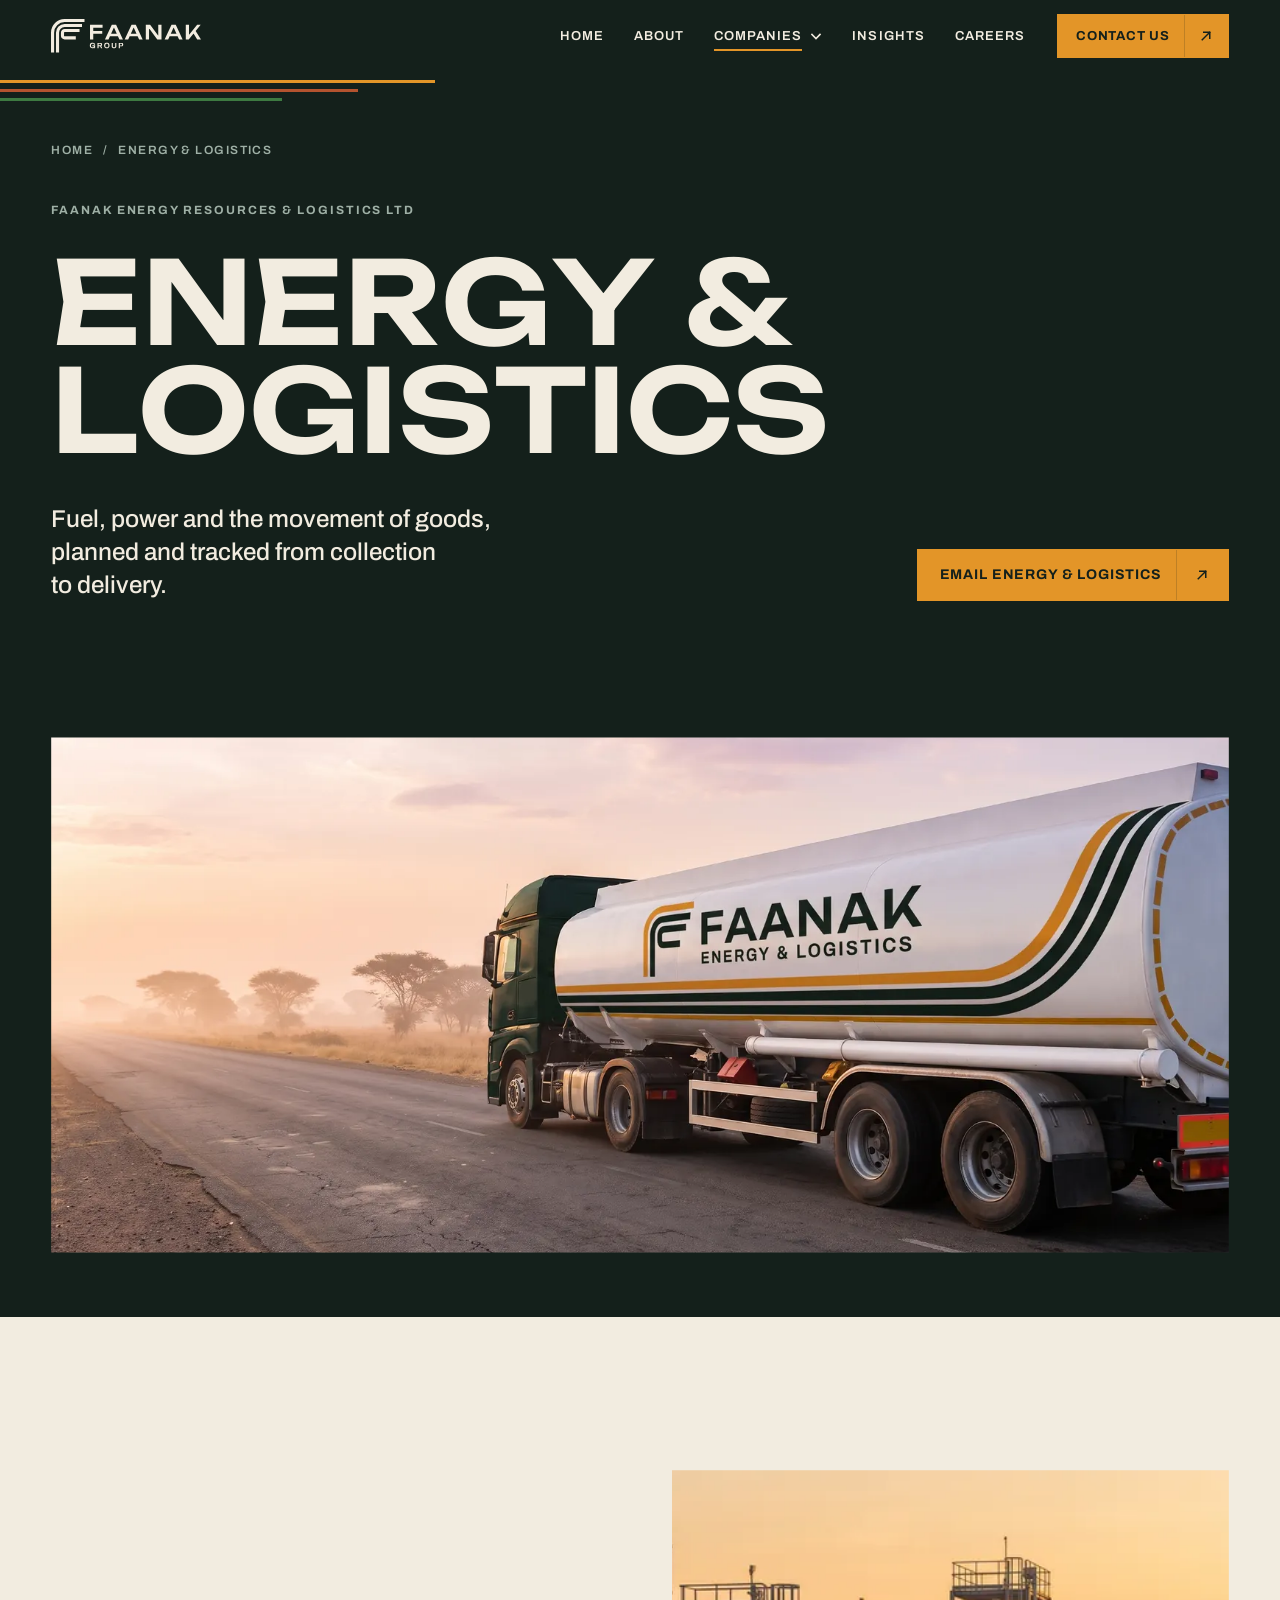
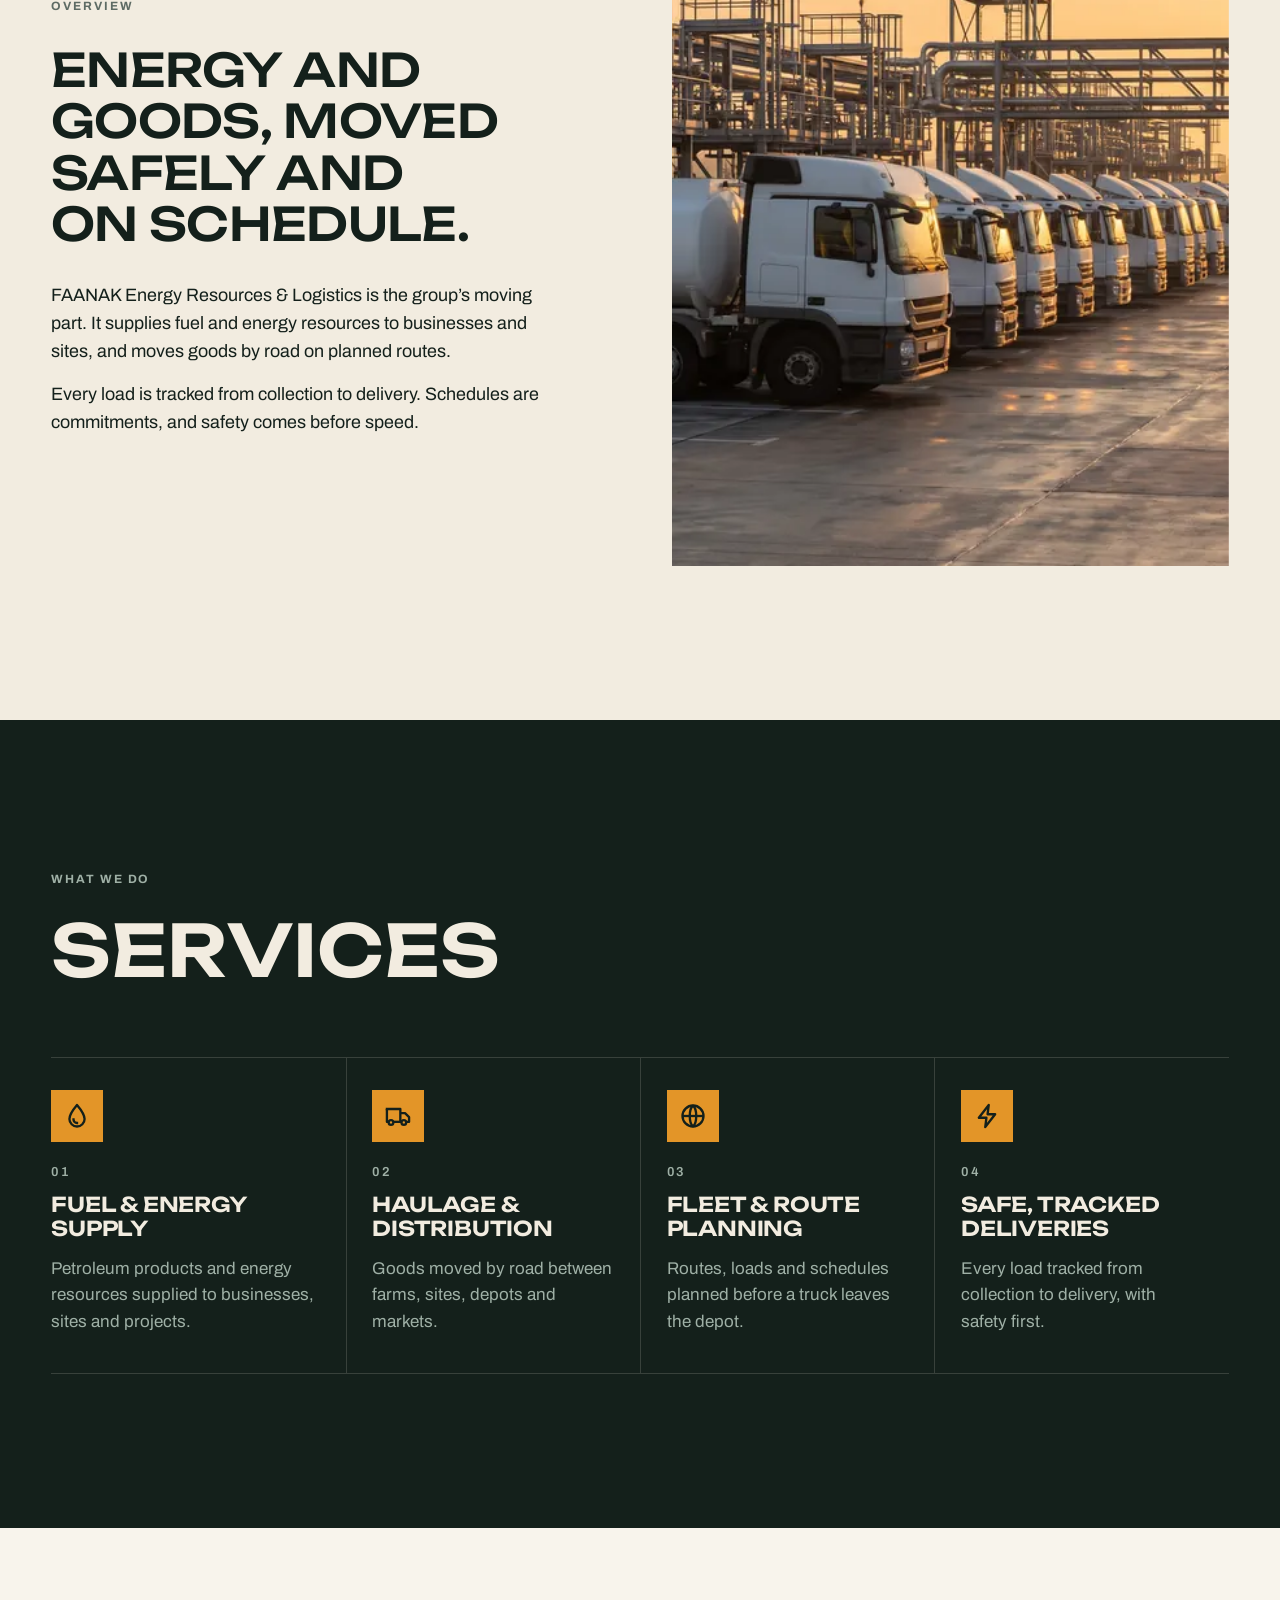
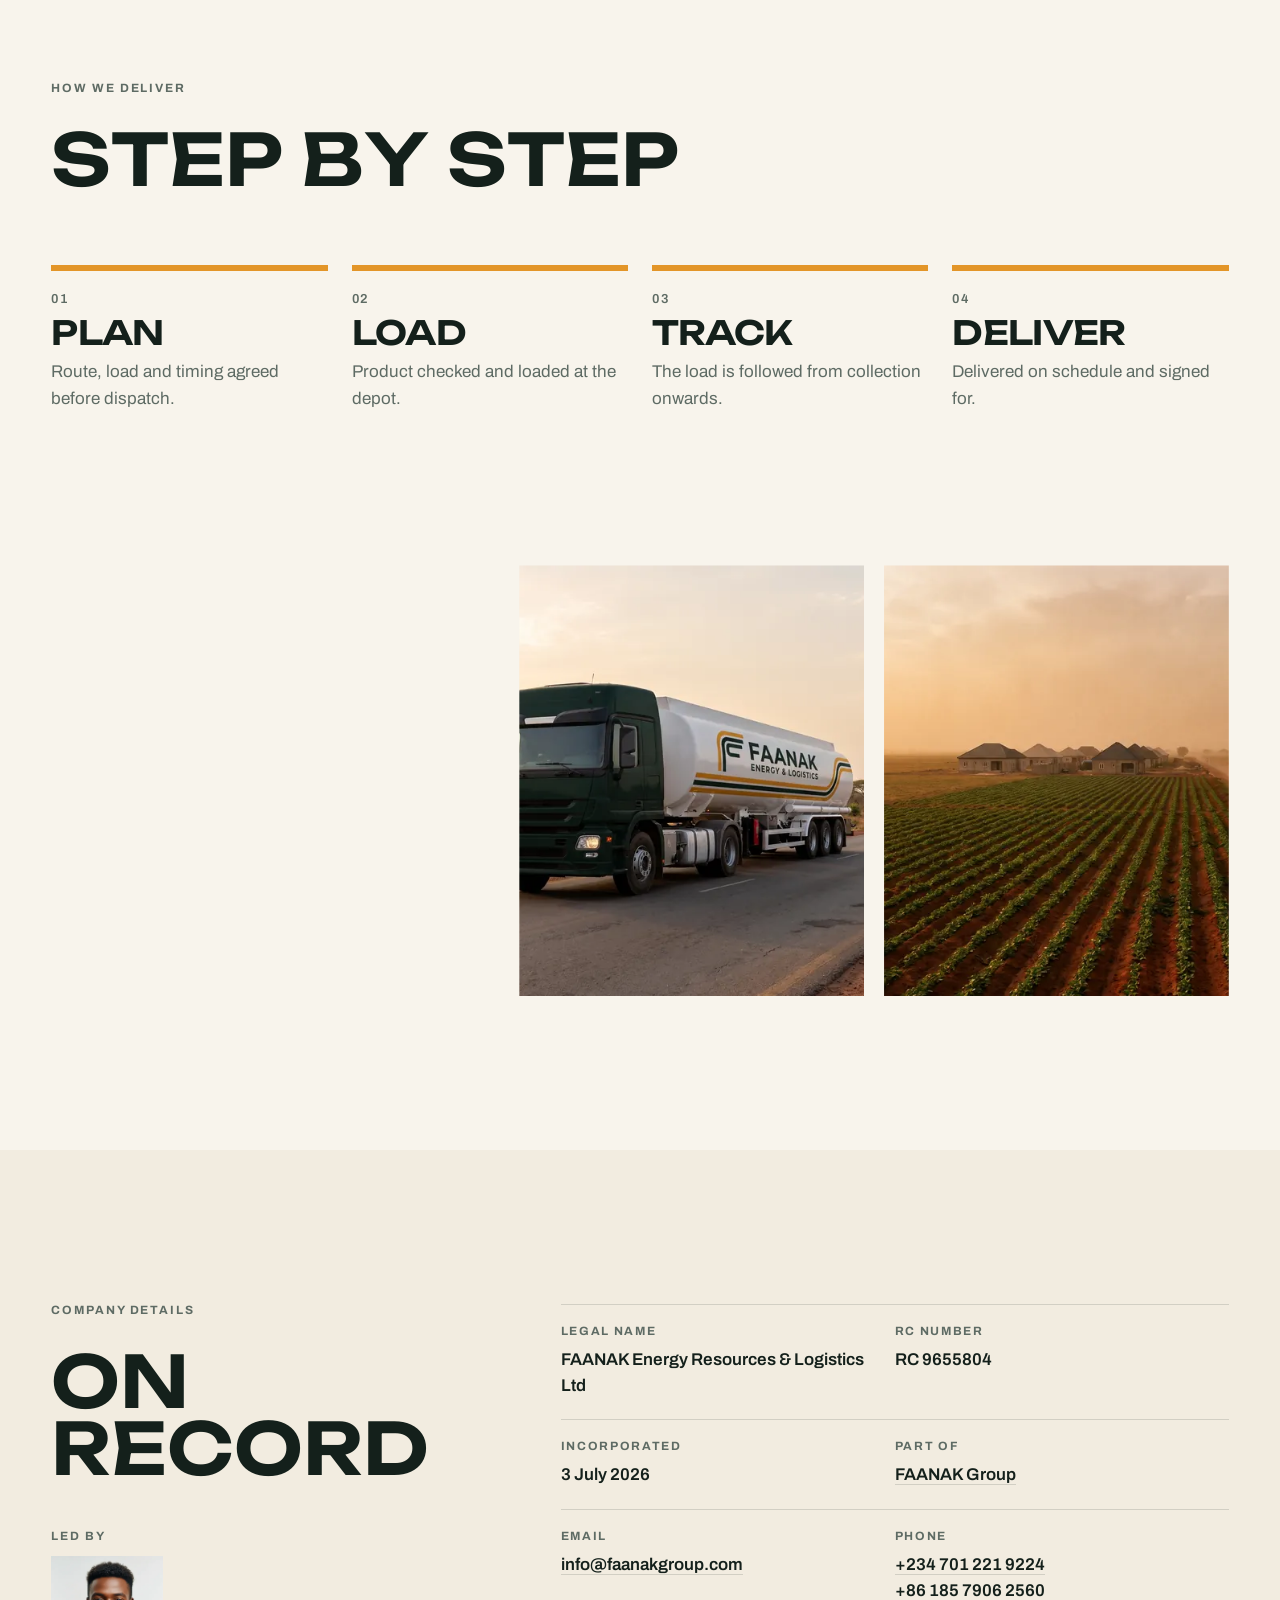
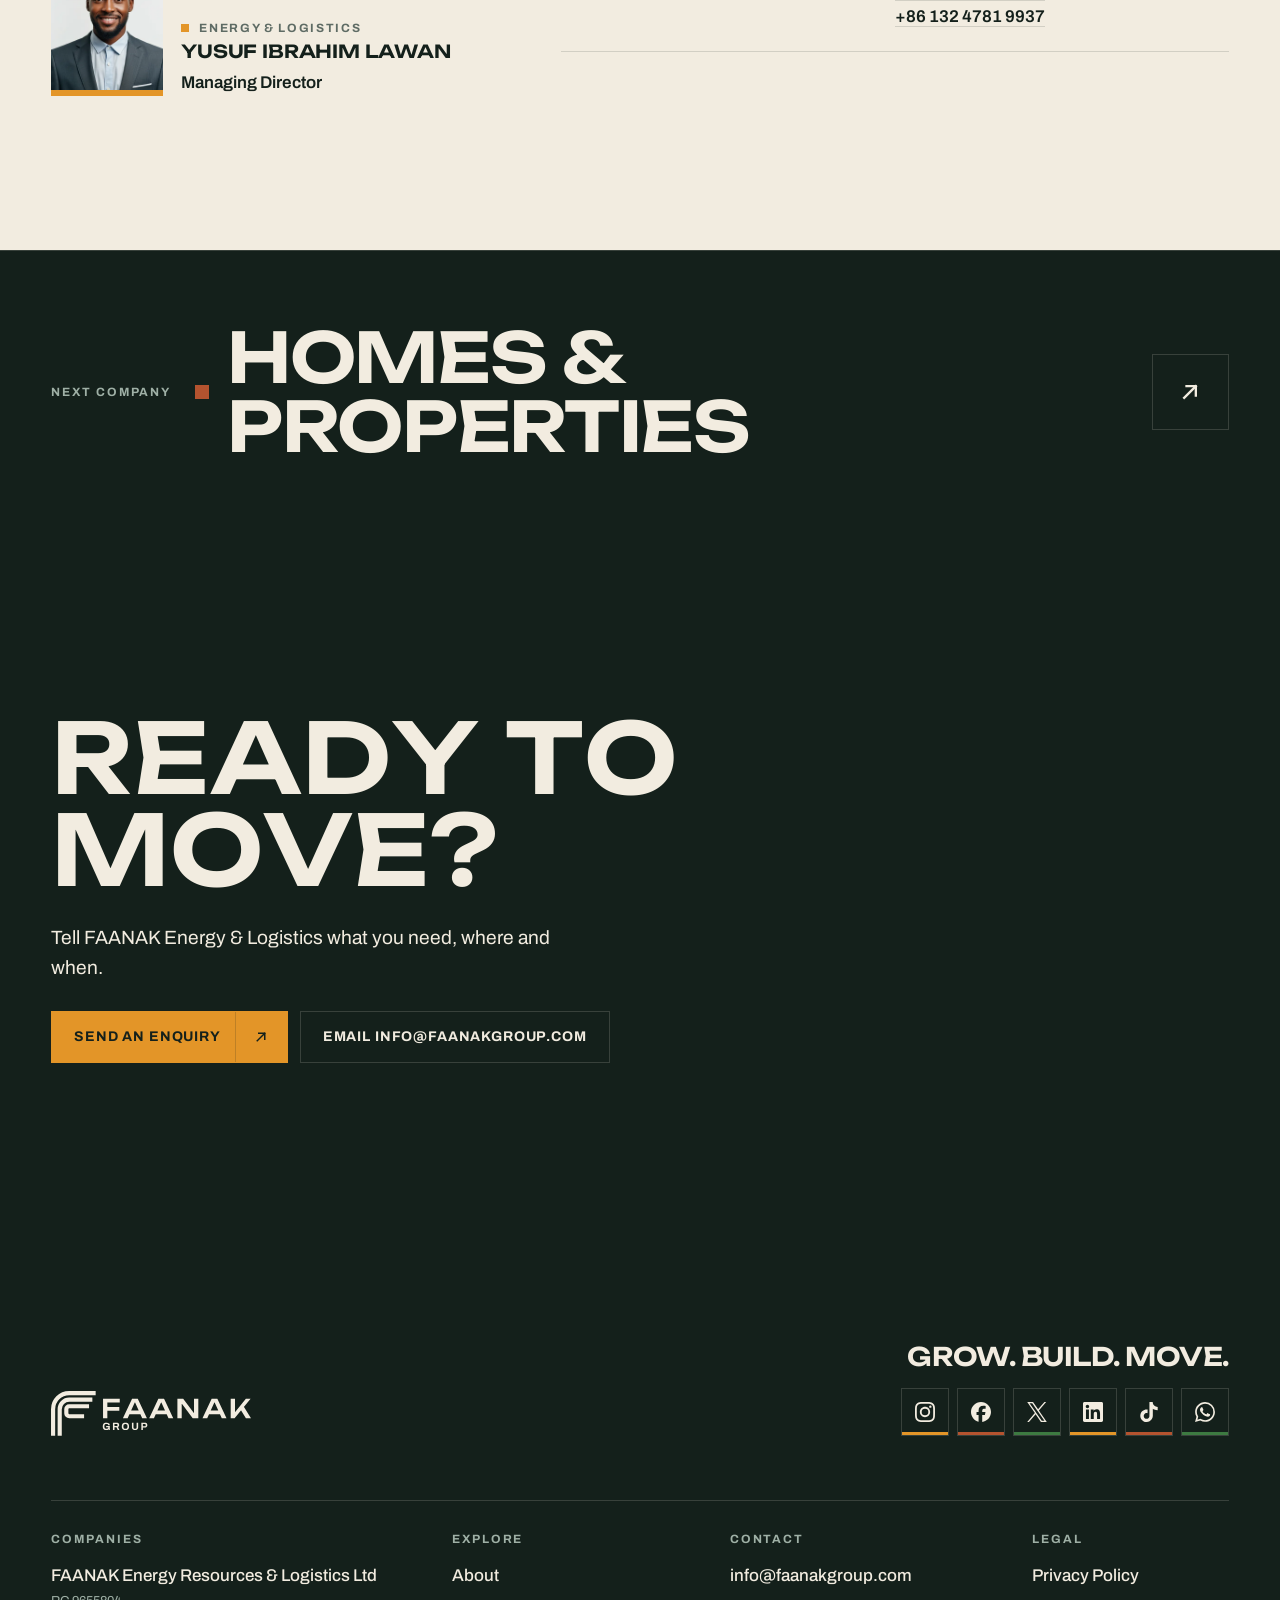
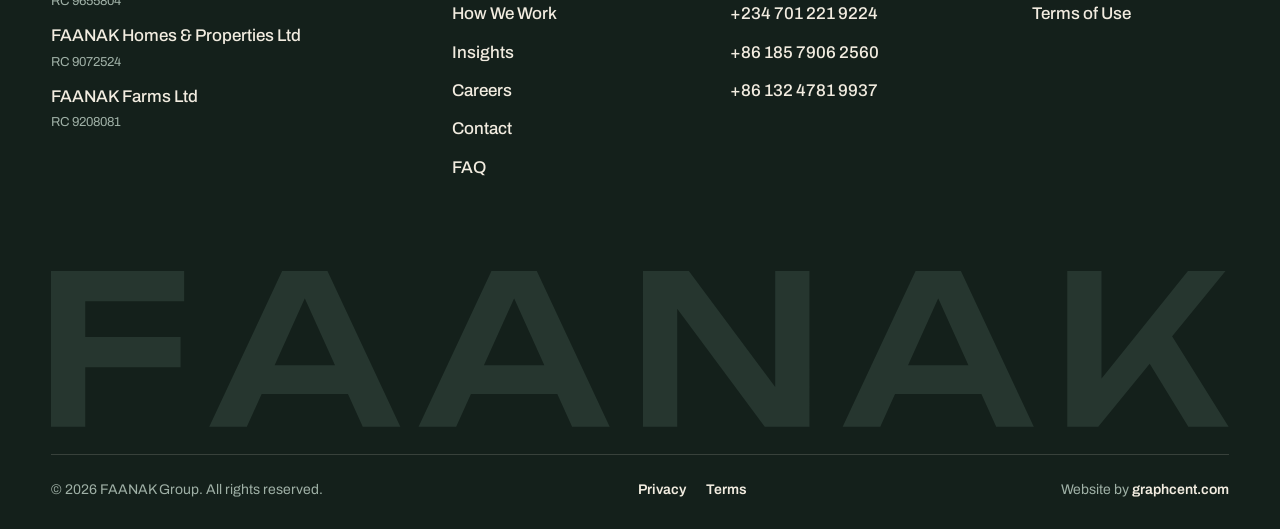
<file: energy-logistics.html>
<!doctype html>
<html lang="en-NG">
<head>
<meta charset="utf-8">
<meta name="viewport" content="width=device-width, initial-scale=1, viewport-fit=cover">
<title>FAANAK Energy &amp; Logistics | FAANAK Energy Resources &amp; Logistics Ltd</title>
<meta name="description" content="FAANAK Energy Resources &amp; Logistics Ltd (RC 9655804): Fuel, power and the movement of goods, planned and tracked from collection to delivery.">
<meta name="theme-color" content="#14201B">
<link rel="canonical" href="https://4hm4di.github.io/faanakgroup/energy-logistics.html">
<meta property="og:type" content="website">
<meta property="og:site_name" content="FAANAK Group">
<meta property="og:title" content="FAANAK Energy &amp; Logistics | FAANAK Energy Resources &amp; Logistics Ltd">
<meta property="og:description" content="FAANAK Energy Resources &amp; Logistics Ltd (RC 9655804): Fuel, power and the movement of goods, planned and tracked from collection to delivery.">
<meta property="og:url" content="https://4hm4di.github.io/faanakgroup/energy-logistics.html">
<meta property="og:image" content="https://4hm4di.github.io/faanakgroup/assets/img/og-image.jpg">
<meta name="twitter:card" content="summary_large_image">
<link rel="icon" href="favicon.ico" sizes="any">
<link rel="icon" href="favicon.svg" type="image/svg+xml">
<link rel="apple-touch-icon" href="apple-touch-icon.png">
<link rel="preload" href="assets/fonts/Unbounded-var.woff2" as="font" type="font/woff2" crossorigin>
<link rel="preload" href="assets/fonts/Archivo-var.woff2" as="font" type="font/woff2" crossorigin>
<link rel="stylesheet" href="assets/css/site.css">
<script>document.documentElement.classList.add('js');setTimeout(function(){var d=document.documentElement;if(!d.classList.contains('ready'))d.classList.remove('js');},4000);</script>
<script src="assets/js/site.js" defer></script>
</head><body data-page="energy-logistics">
<svg xmlns="http://www.w3.org/2000/svg" style="display:none"><symbol id="i-phone" viewBox="0 0 24 24" fill="none" stroke="currentColor" stroke-width="2" stroke-linecap="square" stroke-linejoin="round"><path d="M6.5,3 H9.2 L10.6,7.4 L8.6,9 C9.7,11.6 12.4,14.3 15,15.4 L16.6,13.4 L21,14.8 V17.5 C21,19.4 19.4,21 17.5,21 C10,21 3,14 3,6.5 C3,4.6 4.6,3 6.5,3 Z"/></symbol><symbol id="i-mobile" viewBox="0 0 24 24" fill="none" stroke="currentColor" stroke-width="2" stroke-linecap="square" stroke-linejoin="round"><path d="M7,2.5 H17 V21.5 H7 Z"/><path d="M11,18 H13"/></symbol><symbol id="i-email" viewBox="0 0 24 24" fill="none" stroke="currentColor" stroke-width="2" stroke-linecap="square" stroke-linejoin="round"><path d="M3,5.5 H21 V18.5 H3 Z"/><path d="M3,7.5 L12,13.5 L21,7.5" stroke-linecap="butt"/></symbol><symbol id="i-web" viewBox="0 0 24 24" fill="none" stroke="currentColor" stroke-width="2" stroke-linecap="square" stroke-linejoin="round"><path d="M21,12 A9,9 0 1,1 3,12 A9,9 0 1,1 21,12 Z"/><path d="M12,3 C8.3,6.2 8.3,17.8 12,21" stroke-linecap="butt"/><path d="M12,3 C15.7,6.2 15.7,17.8 12,21" stroke-linecap="butt"/><path d="M3,12 H21" stroke-linecap="butt"/></symbol><symbol id="i-location" viewBox="0 0 24 24" fill="none" stroke="currentColor" stroke-width="2" stroke-linecap="square" stroke-linejoin="round"><path d="M12,21.5 C12,21.5 4.5,14.6 4.5,9.5 A7.5,7.5 0 0,1 19.5,9.5 C19.5,14.6 12,21.5 12,21.5 Z"/><path d="M14.5,9.5 A2.5,2.5 0 1,1 9.5,9.5 A2.5,2.5 0 1,1 14.5,9.5 Z"/></symbol><symbol id="i-chat" viewBox="0 0 24 24" fill="none" stroke="currentColor" stroke-width="2" stroke-linecap="square" stroke-linejoin="round"><path d="M3.5,4.5 H20.5 V16 H11.5 L7,20 V16 H3.5 Z"/><path d="M7.5,8.5 H16.5"/><path d="M7.5,12 H13.5"/></symbol><symbol id="i-social" viewBox="0 0 24 24" fill="none" stroke="currentColor" stroke-width="2" stroke-linecap="square" stroke-linejoin="round"><path d="M20.1,5.5 A2.6,2.6 0 1,1 14.9,5.5 A2.6,2.6 0 1,1 20.1,5.5 Z"/><path d="M9.1,12 A2.6,2.6 0 1,1 3.9,12 A2.6,2.6 0 1,1 9.1,12 Z"/><path d="M20.1,18.5 A2.6,2.6 0 1,1 14.9,18.5 A2.6,2.6 0 1,1 20.1,18.5 Z"/><path d="M8.74,10.68 L15.26,6.82" stroke-linecap="butt"/><path d="M8.74,13.32 L15.26,17.18" stroke-linecap="butt"/></symbol><symbol id="i-energy" viewBox="0 0 24 24" fill="none" stroke="currentColor" stroke-width="2" stroke-linecap="square" stroke-linejoin="round"><path d="M13.5,2.5 L5,13.5 H11.5 L10.5,21.5 L19,10.5 H12.5 Z"/></symbol><symbol id="i-fuel" viewBox="0 0 24 24" fill="none" stroke="currentColor" stroke-width="2" stroke-linecap="square" stroke-linejoin="round"><path d="M12,2.5 C12,2.5 5.5,10.2 5.5,14.5 A6.5,6.5 0 0,0 18.5,14.5 C18.5,10.2 12,2.5 12,2.5 Z"/><path d="M9,15 C9,16.7 10.3,18 12,18"/></symbol><symbol id="i-logistics" viewBox="0 0 24 24" fill="none" stroke="currentColor" stroke-width="2" stroke-linecap="square" stroke-linejoin="round"><path d="M2.5,6 H14 V17"/><path d="M2.5,6 V17 H4" stroke-linecap="butt"/><path d="M8,17 H15" stroke-linecap="butt"/><path d="M14,9.5 H18 L21.5,13 V17 H19" stroke-linecap="butt"/><path d="M8,17.5 A2,2 0 1,1 4,17.5 A2,2 0 1,1 8,17.5 Z"/><path d="M19,17.5 A2,2 0 1,1 15,17.5 A2,2 0 1,1 19,17.5 Z"/></symbol><symbol id="i-homes" viewBox="0 0 24 24" fill="none" stroke="currentColor" stroke-width="2" stroke-linecap="square" stroke-linejoin="round"><path d="M3,21 V10.5 L12,3.5 L21,10.5 V21"/><path d="M7.5,21 V13 L12,9.5 L16.5,13 V21"/></symbol><symbol id="i-properties" viewBox="0 0 24 24" fill="none" stroke="currentColor" stroke-width="2" stroke-linecap="square" stroke-linejoin="round"><path d="M5,21 V3 H15 V21"/><path d="M15,9 H19 V21"/><path d="M8.5,7 H11.5"/><path d="M8.5,11 H11.5"/><path d="M8.5,15 H11.5"/><path d="M3,21 H21"/></symbol><symbol id="i-land" viewBox="0 0 24 24" fill="none" stroke="currentColor" stroke-width="2" stroke-linecap="square" stroke-linejoin="round"><path d="M3.5,8 L12,4 L20.5,8 L12,12 Z"/><path d="M3.5,12.5 L12,16.5 L20.5,12.5"/><path d="M3.5,16.5 L12,20.5 L20.5,16.5"/></symbol><symbol id="i-farms" viewBox="0 0 24 24" fill="none" stroke="currentColor" stroke-width="2" stroke-linecap="square" stroke-linejoin="round"><path d="M12,21 V11"/><path d="M12,14 C12,10.2 9.2,8 5,8 C5,11.8 7.8,14 12,14 Z"/><path d="M12,11 C12,7 14.8,4 19,4 C19,8 16.2,11 12,11 Z"/><path d="M6,21 H18"/></symbol><symbol id="i-produce" viewBox="0 0 24 24" fill="none" stroke="currentColor" stroke-width="2" stroke-linecap="square" stroke-linejoin="round"><path d="M12,22 V4"/><path d="M8,5.5 L12,9 L16,5.5"/><path d="M8,10 L12,13.5 L16,10"/><path d="M8,14.5 L12,18 L16,14.5"/></symbol><symbol id="i-fields" viewBox="0 0 24 24" fill="none" stroke="currentColor" stroke-width="2" stroke-linecap="square" stroke-linejoin="round"><path d="M3,7.5 C6,5.5 9,9.5 12,7.5 C15,5.5 18,9.5 21,7.5"/><path d="M3,12 C6,10 9,14 12,12 C15,10 18,14 21,12"/><path d="M3,16.5 C6,14.5 9,18.5 12,16.5 C15,14.5 18,18.5 21,16.5"/></symbol><symbol id="i-arrow" viewBox="0 0 24 24" fill="none" stroke="currentColor" stroke-width="2" stroke-linecap="square" stroke-linejoin="round"><path d="M7 17 L17 7"/><path d="M9 7 H17 V15"/></symbol><symbol id="i-plus" viewBox="0 0 24 24" fill="none" stroke="currentColor" stroke-width="2" stroke-linecap="square"><path d="M12 5 V19"/><path d="M5 12 H19"/></symbol><symbol id="s-instagram" viewBox="0 0 24 24" fill="currentColor"><path d="M7.0301.084c-1.2768.0602-2.1487.264-2.911.5634-.7888.3075-1.4575.72-2.1228 1.3877-.6652.6677-1.075 1.3368-1.3802 2.127-.2954.7638-.4956 1.6365-.552 2.914-.0564 1.2775-.0689 1.6882-.0626 4.947.0062 3.2586.0206 3.6671.0825 4.9473.061 1.2765.264 2.1482.5635 2.9107.308.7889.72 1.4573 1.388 2.1228.6679.6655 1.3365 1.0743 2.1285 1.38.7632.295 1.6361.4961 2.9134.552 1.2773.056 1.6884.069 4.9462.0627 3.2578-.0062 3.668-.0207 4.9478-.0814 1.28-.0607 2.147-.2652 2.9098-.5633.7889-.3086 1.4578-.72 2.1228-1.3881.665-.6682 1.0745-1.3378 1.3795-2.1284.2957-.7632.4966-1.636.552-2.9124.056-1.2809.0692-1.6898.063-4.948-.0063-3.2583-.021-3.6668-.0817-4.9465-.0607-1.2797-.264-2.1487-.5633-2.9117-.3084-.7889-.72-1.4568-1.3876-2.1228C21.2982 1.33 20.628.9208 19.8378.6165 19.074.321 18.2017.1197 16.9244.0645 15.6471.0093 15.236-.005 11.977.0014 8.718.0076 8.31.0215 7.0301.0839m.1402 21.6932c-1.17-.0509-1.8053-.2453-2.2287-.408-.5606-.216-.96-.4771-1.3819-.895-.422-.4178-.6811-.8186-.9-1.378-.1644-.4234-.3624-1.058-.4171-2.228-.0595-1.2645-.072-1.6442-.079-4.848-.007-3.2037.0053-3.583.0607-4.848.05-1.169.2456-1.805.408-2.2282.216-.5613.4762-.96.895-1.3816.4188-.4217.8184-.6814 1.3783-.9003.423-.1651 1.0575-.3614 2.227-.4171 1.2655-.06 1.6447-.072 4.848-.079 3.2033-.007 3.5835.005 4.8495.0608 1.169.0508 1.8053.2445 2.228.408.5608.216.96.4754 1.3816.895.4217.4194.6816.8176.9005 1.3787.1653.4217.3617 1.056.4169 2.2263.0602 1.2655.0739 1.645.0796 4.848.0058 3.203-.0055 3.5834-.061 4.848-.051 1.17-.245 1.8055-.408 2.2294-.216.5604-.4763.96-.8954 1.3814-.419.4215-.8181.6811-1.3783.9-.4224.1649-1.0577.3617-2.2262.4174-1.2656.0595-1.6448.072-4.8493.079-3.2045.007-3.5825-.006-4.848-.0608M16.953 5.5864A1.44 1.44 0 1 0 18.39 4.144a1.44 1.44 0 0 0-1.437 1.4424M5.8385 12.012c.0067 3.4032 2.7706 6.1557 6.173 6.1493 3.4026-.0065 6.157-2.7701 6.1506-6.1733-.0065-3.4032-2.771-6.1565-6.174-6.1498-3.403.0067-6.156 2.771-6.1496 6.1738M8 12.0077a4 4 0 1 1 4.008 3.9921A3.9996 3.9996 0 0 1 8 12.0077"/></symbol><symbol id="s-facebook" viewBox="0 0 24 24" fill="currentColor"><path d="M9.101 23.691v-7.98H6.627v-3.667h2.474v-1.58c0-4.085 1.848-5.978 5.858-5.978.401 0 .955.042 1.468.103a8.68 8.68 0 0 1 1.141.195v3.325a8.623 8.623 0 0 0-.653-.036 26.805 26.805 0 0 0-.733-.009c-.707 0-1.259.096-1.675.309a1.686 1.686 0 0 0-.679.622c-.258.42-.374.995-.374 1.752v1.297h3.919l-.386 2.103-.287 1.564h-3.246v8.245C19.396 23.238 24 18.179 24 12.044c0-6.627-5.373-12-12-12s-12 5.373-12 12c0 5.628 3.874 10.35 9.101 11.647Z"/></symbol><symbol id="s-x" viewBox="0 0 24 24" fill="currentColor"><path d="M14.234 10.162 22.977 0h-2.072l-7.591 8.824L7.251 0H.258l9.168 13.343L.258 24H2.33l8.016-9.318L16.749 24h6.993zm-2.837 3.299-.929-1.329L3.076 1.56h3.182l5.965 8.532.929 1.329 7.754 11.09h-3.182z"/></symbol><symbol id="s-tiktok" viewBox="0 0 24 24" fill="currentColor"><path d="M12.525.02c1.31-.02 2.61-.01 3.91-.02.08 1.53.63 3.09 1.75 4.17 1.12 1.11 2.7 1.62 4.24 1.79v4.03c-1.44-.05-2.89-.35-4.2-.97-.57-.26-1.1-.59-1.62-.93-.01 2.92.01 5.84-.02 8.75-.08 1.4-.54 2.79-1.35 3.94-1.31 1.92-3.58 3.17-5.91 3.21-1.43.08-2.86-.31-4.08-1.03-2.02-1.19-3.44-3.37-3.65-5.71-.02-.5-.03-1-.01-1.49.18-1.9 1.12-3.72 2.58-4.96 1.66-1.44 3.98-2.13 6.15-1.72.02 1.48-.04 2.96-.04 4.44-.99-.32-2.15-.23-3.02.37-.63.41-1.11 1.04-1.36 1.75-.21.51-.15 1.07-.14 1.61.24 1.64 1.82 3.02 3.5 2.87 1.12-.01 2.19-.66 2.77-1.61.19-.33.4-.67.41-1.06.1-1.79.06-3.57.07-5.36.01-4.03-.01-8.05.02-12.07z"/></symbol><symbol id="s-whatsapp" viewBox="0 0 24 24" fill="currentColor"><path d="M17.472 14.382c-.297-.149-1.758-.867-2.03-.967-.273-.099-.471-.148-.67.15-.197.297-.767.966-.94 1.164-.173.199-.347.223-.644.075-.297-.15-1.255-.463-2.39-1.475-.883-.788-1.48-1.761-1.653-2.059-.173-.297-.018-.458.13-.606.134-.133.298-.347.446-.52.149-.174.198-.298.298-.497.099-.198.05-.371-.025-.52-.075-.149-.669-1.612-.916-2.207-.242-.579-.487-.5-.669-.51-.173-.008-.371-.01-.57-.01-.198 0-.52.074-.792.372-.272.297-1.04 1.016-1.04 2.479 0 1.462 1.065 2.875 1.213 3.074.149.198 2.096 3.2 5.077 4.487.709.306 1.262.489 1.694.625.712.227 1.36.195 1.871.118.571-.085 1.758-.719 2.006-1.413.248-.694.248-1.289.173-1.413-.074-.124-.272-.198-.57-.347m-5.421 7.403h-.004a9.87 9.87 0 01-5.031-1.378l-.361-.214-3.741.982.998-3.648-.235-.374a9.86 9.86 0 01-1.51-5.26c.001-5.45 4.436-9.884 9.888-9.884 2.64 0 5.122 1.03 6.988 2.898a9.825 9.825 0 012.893 6.994c-.003 5.45-4.437 9.884-9.885 9.884m8.413-18.297A11.815 11.815 0 0012.05 0C5.495 0 .16 5.335.157 11.892c0 2.096.547 4.142 1.588 5.945L.057 24l6.305-1.654a11.882 11.882 0 005.683 1.448h.005c6.554 0 11.89-5.335 11.893-11.893a11.821 11.821 0 00-3.48-8.413Z"/></symbol><symbol id="s-linkedin" viewBox="0 0 24 24" fill="currentColor"><path d="M20.447 20.452h-3.554v-5.569c0-1.328-.027-3.037-1.852-3.037-1.853 0-2.136 1.445-2.136 2.939v5.667H9.351V9h3.414v1.561h.046c.477-.9 1.637-1.85 3.37-1.85 3.601 0 4.267 2.37 4.267 5.455v6.286zM5.337 7.433c-1.144 0-2.063-.926-2.063-2.065 0-1.138.92-2.063 2.063-2.063 1.14 0 2.064.925 2.064 2.063 0 1.139-.925 2.065-2.064 2.065zm1.782 13.019H3.555V9h3.564v11.452zM22.225 0H1.771C.792 0 0 .774 0 1.729v20.542C0 23.227.792 24 1.771 24h20.451C23.2 24 24 23.227 24 22.271V1.729C24 .774 23.2 0 22.222 0h.003z"/></symbol></svg>
<a class="skip" href="#main">Skip to content</a>
<header class="header" data-header>
  <div class="header__inner wrap">
    <a class="header__logo" href="index.html" aria-label="FAANAK Group home"><svg class="logo" role="img" aria-hidden="true" focusable="false" xmlns="http://www.w3.org/2000/svg" viewBox="0 0 447.92 100.00"><g transform="translate(0.000,0.000) scale(1.40331)"><path d="M154.391,226.579 H115.462 A25.733,25.733 0 0 0 89.729,252.312 V291.241" transform="translate(-86.430,-223.280)" fill="none" stroke="currentColor" stroke-width="6.598148148148148" stroke-linecap="square" stroke-linejoin="round"/><path d="M149.112,237.136 H115.462 A15.176,15.176 0 0 0 100.286,252.312 V291.241" transform="translate(-86.430,-223.280)" fill="none" stroke="currentColor" stroke-width="6.598148148148148" stroke-linecap="square" stroke-linejoin="round"/><path d="M143.834,247.693 H115.462 A4.619,4.619 0 0 0 110.843,252.312 V258.910 A4.619,4.619 0 0 0 115.462,263.529 H135.916" transform="translate(-86.430,-223.280)" fill="none" stroke="currentColor" stroke-width="6.598148148148148" stroke-linecap="square" stroke-linejoin="round"/><path d="M172.88,249.97h22.57v6.04h-22.57v-6.04ZM196.16,236.73v6.08h-23.2l3.37-3.62v28.78h-6.87v-31.24h26.7ZM209.36,261.38v-5.75h21.66v5.75h-21.66ZM224.9,236.73l14.62,31.24h-7.54l-12.79-28.36h2.33l-12.79,28.36h-7.54l14.62-31.24h9.08ZM251.35,261.38v-5.75h21.66v5.75h-21.66ZM266.88,236.73l14.62,31.24h-7.54l-12.79-28.36h2.33l-12.79,28.36h-7.54l14.62-31.24h9.08ZM317.15,263.3l-2.46.37v-26.95h6.87v31.24h-8.95l-19.99-26.95,2.42-.37v27.32h-6.87v-31.24h9.2l19.78,26.57ZM336.4,261.38v-5.75h21.66v5.75h-21.66ZM351.93,236.73l14.62,31.24h-7.54l-12.79-28.36h2.33l-12.79,28.36h-7.54l14.62-31.24h9.08ZM373.26,267.96v-31.24h6.87v25.49l-2-1.42,19.33-24.07h7.54l-25.53,31.24h-6.21ZM388.17,252.68l5.08-4.54,12.37,19.83h-8.08l-9.37-15.29Z" transform="translate(-86.430,-224.422)" fill="currentColor"/><path d="M174.58,286.75c-1.78,0-3.15-.47-4.11-1.42-.96-.95-1.44-2.42-1.44-4.42,0-1.33.23-2.42.69-3.29s1.13-1.5,2.01-1.93c.88-.42,1.93-.63,3.16-.63.74,0,1.43.08,2.08.25s1.22.42,1.72.76c.5.34.89.77,1.17,1.28.28.51.42,1.12.42,1.82h-2.49c0-.34-.07-.64-.22-.91-.15-.26-.35-.48-.62-.66-.26-.18-.57-.31-.91-.4s-.7-.13-1.07-.13c-.57,0-1.07.07-1.5.22s-.78.37-1.06.68c-.28.3-.49.68-.63,1.13-.14.45-.21.97-.21,1.56v.49c0,.82.12,1.5.36,2.03.24.53.6.92,1.09,1.18.48.26,1.08.39,1.8.39.59,0,1.12-.09,1.57-.27.46-.18.81-.44,1.07-.78.26-.34.39-.76.39-1.25v-.12h-3.38v-1.88h5.81v6.11h-1.61l-.21-1.22c-.33.32-.68.58-1.06.79-.38.21-.8.37-1.26.47-.46.1-.98.16-1.55.16ZM185.28,286.55v-11.3h6.19c.83,0,1.53.15,2.08.44.55.3.97.71,1.24,1.24.27.53.41,1.14.41,1.84,0,.74-.16,1.39-.49,1.95-.33.57-.81,1-1.43,1.29l2.31,4.53h-2.72l-1.99-4.12h-3.15v4.12h-2.45ZM187.74,280.49h3.41c.49,0,.88-.15,1.15-.45.27-.3.41-.71.41-1.23,0-.33-.06-.61-.18-.85-.12-.24-.3-.41-.53-.54s-.52-.18-.86-.18h-3.41v3.25ZM205.21,286.75c-1.2,0-2.23-.21-3.1-.64-.87-.43-1.53-1.08-1.99-1.94-.46-.87-.69-1.95-.69-3.26s.23-2.42.69-3.29,1.13-1.5,1.99-1.93c.87-.42,1.9-.63,3.1-.63s2.26.21,3.12.63c.86.42,1.52,1.07,1.98,1.93.46.86.69,1.96.69,3.29s-.23,2.39-.69,3.26c-.46.87-1.12,1.52-1.98,1.94-.86.43-1.9.64-3.12.64ZM205.21,284.74c.54,0,1.01-.08,1.42-.23.41-.15.75-.38,1.02-.69.27-.31.48-.68.63-1.13.14-.44.21-.95.21-1.52v-.51c0-.58-.07-1.1-.21-1.55-.14-.45-.35-.83-.63-1.13-.27-.3-.61-.53-1.02-.68-.41-.15-.88-.23-1.42-.23s-.99.08-1.4.23c-.41.15-.75.38-1.02.68-.27.3-.48.68-.62,1.13-.14.45-.21.97-.21,1.55v.51c0,.57.07,1.08.21,1.52s.34.82.62,1.13c.27.31.61.54,1.02.69.41.15.87.23,1.4.23ZM220.53,286.75c-1.03,0-1.92-.16-2.66-.49-.74-.33-1.31-.83-1.7-1.49-.4-.66-.59-1.49-.59-2.48v-7.03h2.47v6.97c0,.81.21,1.44.64,1.87.43.43,1.04.65,1.84.65s1.42-.22,1.85-.65.65-1.06.65-1.87v-6.97h2.47v7.03c0,.99-.2,1.81-.59,2.48-.4.66-.96,1.16-1.7,1.49-.74.33-1.63.49-2.68.49ZM230.6,286.55v-11.3h5.88c.81,0,1.49.15,2.03.45.54.3.96.72,1.24,1.27.28.54.42,1.19.42,1.94s-.15,1.4-.44,1.95c-.29.55-.72.99-1.28,1.29-.56.31-1.25.46-2.06.46h-3.34v3.94h-2.45ZM233.05,280.61h3.01c.52,0,.91-.15,1.19-.44.28-.3.42-.71.42-1.24,0-.36-.06-.66-.18-.91-.12-.24-.3-.43-.54-.56-.24-.13-.54-.2-.9-.2h-3.01v3.34Z" transform="translate(-86.430,-224.422)" fill="currentColor"/></g></svg></a>
    <nav class="nav" aria-label="Main"><a href="index.html">Home</a>
      <a href="about.html">About</a>
      <div class="nav__dd" data-dd>
        <button class="nav__btn is-current" type="button" aria-expanded="false" aria-controls="dd-companies" data-dd-btn>Companies<svg class="nav__chev" viewBox="0 0 12 12" aria-hidden="true" focusable="false"><path d="M2 4.5 6 8.5 10 4.5" fill="none" stroke="currentColor" stroke-width="1.6" stroke-linecap="square"/></svg></button>
        <div class="dd" id="dd-companies" data-dd-panel>
          <div class="dd__inner wrap">
            <div class="dd__head"><p class="dd__k">Our Companies</p><p class="dd__lead">Three registered companies, one standard.</p>
              <a class="link" href="index.html#companies">See all three <span aria-hidden="true"><svg class="ico" aria-hidden="true" focusable="false"><use href="#i-arrow"/></svg></span></a></div>
            <ul class="dd__grid"><li><a class="dd__card dd__card--amber" href="energy-logistics.html" aria-current="page">
        <span class="badge badge--amber"><svg class="ico" aria-hidden="true" focusable="false"><use href="#i-energy"/></svg></span>
        <span class="dd__txt"><span class="dd__name">Energy &amp; Logistics</span><span class="dd__desc">Energy and goods, moved safely and on schedule.</span><span class="dd__rc">RC 9655804</span></span>
        <span class="dd__arrow" aria-hidden="true"><svg class="ico" aria-hidden="true" focusable="false"><use href="#i-arrow"/></svg></span></a></li><li><a class="dd__card dd__card--laterite" href="homes-properties.html">
        <span class="badge badge--laterite"><svg class="ico" aria-hidden="true" focusable="false"><use href="#i-homes"/></svg></span>
        <span class="dd__txt"><span class="dd__name">Homes &amp; Properties</span><span class="dd__desc">Built in lines that last.</span><span class="dd__rc">RC 9072524</span></span>
        <span class="dd__arrow" aria-hidden="true"><svg class="ico" aria-hidden="true" focusable="false"><use href="#i-arrow"/></svg></span></a></li><li><a class="dd__card dd__card--green" href="farms.html">
        <span class="badge badge--green"><svg class="ico" aria-hidden="true" focusable="false"><use href="#i-farms"/></svg></span>
        <span class="dd__txt"><span class="dd__name">Farms</span><span class="dd__desc">From our rows to your market.</span><span class="dd__rc">RC 9208081</span></span>
        <span class="dd__arrow" aria-hidden="true"><svg class="ico" aria-hidden="true" focusable="false"><use href="#i-arrow"/></svg></span></a></li></ul>
          </div>
        </div>
      </div>
      <a href="insights.html">Insights</a>
      <a href="careers.html">Careers</a></nav>
    <a class="btn btn--amber btn--sm header__cta" href="contact.html"><span>Contact Us</span><span class="btn__icon" aria-hidden="true"><svg class="ico" aria-hidden="true" focusable="false"><use href="#i-arrow"/></svg></span></a>
    <button class="menu-btn" type="button" aria-expanded="false" aria-controls="menu" aria-label="Open menu" data-menu-btn>
      <span></span><span></span><span></span>
    </button>
  </div>
</header>
<div class="menu" id="menu" data-menu hidden>
  <nav class="menu__nav wrap" aria-label="Mobile"><a href="index.html">Home</a><a href="about.html">About</a>
      <div class="menu__group"><p class="menu__label">Companies</p><ul class="menu__cards"><li><a class="dd__card dd__card--amber" href="energy-logistics.html" aria-current="page">
        <span class="badge badge--amber"><svg class="ico" aria-hidden="true" focusable="false"><use href="#i-energy"/></svg></span>
        <span class="dd__txt"><span class="dd__name">Energy &amp; Logistics</span><span class="dd__desc">Energy and goods, moved safely and on schedule.</span><span class="dd__rc">RC 9655804</span></span>
        <span class="dd__arrow" aria-hidden="true"><svg class="ico" aria-hidden="true" focusable="false"><use href="#i-arrow"/></svg></span></a></li><li><a class="dd__card dd__card--laterite" href="homes-properties.html">
        <span class="badge badge--laterite"><svg class="ico" aria-hidden="true" focusable="false"><use href="#i-homes"/></svg></span>
        <span class="dd__txt"><span class="dd__name">Homes &amp; Properties</span><span class="dd__desc">Built in lines that last.</span><span class="dd__rc">RC 9072524</span></span>
        <span class="dd__arrow" aria-hidden="true"><svg class="ico" aria-hidden="true" focusable="false"><use href="#i-arrow"/></svg></span></a></li><li><a class="dd__card dd__card--green" href="farms.html">
        <span class="badge badge--green"><svg class="ico" aria-hidden="true" focusable="false"><use href="#i-farms"/></svg></span>
        <span class="dd__txt"><span class="dd__name">Farms</span><span class="dd__desc">From our rows to your market.</span><span class="dd__rc">RC 9208081</span></span>
        <span class="dd__arrow" aria-hidden="true"><svg class="ico" aria-hidden="true" focusable="false"><use href="#i-arrow"/></svg></span></a></li></ul></div>
      <a href="index.html#how-we-work">How We Work</a><a href="insights.html">Insights</a><a href="careers.html">Careers</a><a href="contact.html">Contact</a></nav>
  <div class="menu__foot wrap">
    <a href="mailto:info@faanakgroup.com">info@faanakgroup.com</a>
    <a href="tel:+2347012219224">+234&nbsp;701&nbsp;221&nbsp;9224</a>
  </div>
</div>
<main id="main">
<section class="hero page-hero dark" aria-labelledby="page-title">
  <div class="hero__lanes" aria-hidden="true"><span style="background:var(--amber)"></span><span style="background:var(--laterite)"></span><span style="background:var(--green)"></span></div>
  <div class="wrap">
    <nav class="crumbs" aria-label="Breadcrumb"><a href="index.html">Home</a><span aria-hidden="true">/</span><span aria-current="page">Energy &amp; Logistics</span></nav>
    <p class="kicker">FAANAK Energy Resources & Logistics Ltd</p>
    <h1 class="title page-hero__title" id="page-title" data-split="chars">Energy &amp;<br>Logistics</h1>
    <div class="hero__row page-hero__row">
      <p class="hero__lead" data-split="words">Fuel, power and the movement of goods, planned and tracked from collection to delivery.</p>
      <div class="hero__actions"><a class="btn btn--amber" href="mailto:info@faanakgroup.com?subject=Enquiry%20for%20FAANAK%20Energy%20%26%20Logistics"><span>Email Energy &amp; Logistics</span><span class="btn__icon" aria-hidden="true"><svg class="ico" aria-hidden="true" focusable="false"><use href="#i-arrow"/></svg></span></a></div>
    </div>
  </div>
  <div class="hero__media wrap"><div class="hero__frame hero__frame--page" data-reveal="clip">
      <picture><source type="image/webp" srcset="assets/img/energy-tanker-960.webp 960w, assets/img/energy-tanker-1600.webp 1600w" sizes="(max-width: 1400px) 100vw, 1400px"><img class="hero__img" src="assets/img/energy-tanker-1600.jpg" width="1600" height="893" alt="A FAANAK Energy &amp; Logistics fuel tanker on a highway at dawn" loading="eager" decoding="sync" fetchpriority="high"></picture></div></div>
</section>
<section class="overview section" aria-labelledby="ov-title">
  <div class="wrap overview__grid">
    <div><p class="kicker">Overview</p><h2 class="statement" id="ov-title" data-split="words">Energy and goods, moved safely and on schedule.</h2>
      <div class="overview__body" data-reveal><p>FAANAK Energy Resources &amp; Logistics is the group’s moving part. It supplies fuel and energy resources to businesses and sites, and moves goods by road on planned routes.</p><p>Every load is tracked from collection to delivery. Schedules are commitments, and safety comes before speed.</p></div>
    </div>
    <figure class="overview__img" data-reveal="clip"><picture><source type="image/webp" srcset="assets/img/energy-depot-960.webp 960w, assets/img/energy-depot-1600.webp 1600w" sizes="(max-width: 900px) 100vw, 45vw"><img class="cover" src="assets/img/energy-depot-1600.jpg" width="1600" height="893" alt="A row of white fuel tankers lined up at a depot at sunrise" loading="lazy" decoding="async"></picture></figure>
  </div>
</section>
<section class="services section dark" aria-labelledby="svc-title">
  <div class="wrap">
    <p class="kicker">What We Do</p>
    <h2 class="title title--sm" id="svc-title" data-split="chars">Services</h2>
    <ul class="svc__grid" data-stagger><li class="svc svc--amber">
  <span class="badge badge--amber"><svg class="ico" aria-hidden="true" focusable="false"><use href="#i-fuel"/></svg></span>
  <p class="svc__n">01</p><h3 class="svc__t">Fuel &amp; Energy Supply</h3><p class="svc__d">Petroleum products and energy resources supplied to businesses, sites and projects.</p></li><li class="svc svc--amber">
  <span class="badge badge--amber"><svg class="ico" aria-hidden="true" focusable="false"><use href="#i-logistics"/></svg></span>
  <p class="svc__n">02</p><h3 class="svc__t">Haulage &amp; Distribution</h3><p class="svc__d">Goods moved by road between farms, sites, depots and markets.</p></li><li class="svc svc--amber">
  <span class="badge badge--amber"><svg class="ico" aria-hidden="true" focusable="false"><use href="#i-web"/></svg></span>
  <p class="svc__n">03</p><h3 class="svc__t">Fleet &amp; Route Planning</h3><p class="svc__d">Routes, loads and schedules planned before a truck leaves the depot.</p></li><li class="svc svc--amber">
  <span class="badge badge--amber"><svg class="ico" aria-hidden="true" focusable="false"><use href="#i-energy"/></svg></span>
  <p class="svc__n">04</p><h3 class="svc__t">Safe, Tracked Deliveries</h3><p class="svc__d">Every load tracked from collection to delivery, with safety first.</p></li></ul>
  </div>
</section>
<section class="flow section" aria-labelledby="flow-title">
  <div class="wrap">
    <p class="kicker">How We Deliver</p>
    <h2 class="title title--sm" id="flow-title" data-split="chars">Step by Step</h2>
    <ol class="flow__list" data-stagger><li class="flow__item flow__item--amber"><p class="flow__n">01</p><h3 class="flow__t">Plan</h3><p class="flow__d">Route, load and timing agreed before dispatch.</p></li><li class="flow__item flow__item--amber"><p class="flow__n">02</p><h3 class="flow__t">Load</h3><p class="flow__d">Product checked and loaded at the depot.</p></li><li class="flow__item flow__item--amber"><p class="flow__n">03</p><h3 class="flow__t">Track</h3><p class="flow__d">The load is followed from collection onwards.</p></li><li class="flow__item flow__item--amber"><p class="flow__n">04</p><h3 class="flow__t">Deliver</h3><p class="flow__d">Delivered on schedule and signed for.</p></li></ol>
  </div>
</section>
<section class="cgallery" aria-label="Energy &amp; Logistics in pictures"><div class="wrap cgallery__grid"><figure class="cg__item" data-reveal="clip"><picture><source type="image/webp" srcset="assets/img/energy-road-960.webp 960w, assets/img/energy-road-1600.webp 1600w" sizes="(max-width: 900px) 100vw, 33vw"><img class="cover" src="assets/img/energy-road-1600.jpg" width="1600" height="1195" alt="A fuel tanker on a straight highway at sunrise" loading="lazy" decoding="async"></picture></figure><figure class="cg__item" data-reveal="clip"><picture><source type="image/webp" srcset="assets/img/energy-fleet-960.webp 960w, assets/img/energy-fleet-1600.webp 1600w" sizes="(max-width: 900px) 100vw, 33vw"><img class="cover" src="assets/img/energy-fleet-1600.jpg" width="1600" height="893" alt="A dark-green FAANAK tanker driving through the savanna" loading="lazy" decoding="async"></picture></figure><figure class="cg__item" data-reveal="clip"><picture><source type="image/webp" srcset="assets/img/hero-960.webp 960w, assets/img/hero-1600.webp 1600w, assets/img/hero-2400.webp 2400w" sizes="(max-width: 900px) 100vw, 33vw"><img class="cover" src="assets/img/hero-1600.jpg" width="1600" height="893" alt="A tanker on a road between farmland and new homes" loading="lazy" decoding="async"></picture></figure></div></section>
<section class="details section" aria-labelledby="det-title">
  <div class="wrap details__grid">
    <div><p class="kicker">Company Details</p><h2 class="title title--sm" id="det-title" data-split="chars">On Record</h2>
      <div class="ledby" data-reveal><p class="ledby__k">Led by</p><article class="person person--amber person--compact">
  <figure class="person__img"><picture><source type="image/webp" srcset="assets/img/staff-energy-480.webp 480w, assets/img/staff-energy-800.webp 800w" sizes="160px"><img class="cover" src="assets/img/staff-energy-800.jpg" width="800" height="1000" alt="Portrait of Yusuf Ibrahim Lawan, Managing Director" loading="lazy" decoding="async"></picture>
    <span class="person__lane" aria-hidden="true"></span></figure>
  <div class="person__body">
    <p class="person__scope"><span class="dot dot--amber" aria-hidden="true"></span>Energy &amp; Logistics</p>
    <h3 class="person__name">Yusuf Ibrahim Lawan</h3>
    <p class="person__title">Managing Director</p>
    
  </div>
</article></div></div>
    <dl class="dl" data-reveal>
      <div><dt>Legal name</dt><dd translate="no">FAANAK Energy Resources &amp; Logistics Ltd</dd></div>
      <div><dt>RC number</dt><dd>RC 9655804</dd></div>
      <div><dt>Incorporated</dt><dd>3 July 2026</dd></div>
      <div><dt>Part of</dt><dd><a href="about.html">FAANAK Group</a></dd></div>
      <div><dt>Email</dt><dd><a href="mailto:info@faanakgroup.com?subject=Enquiry%20for%20FAANAK%20Energy%20%26%20Logistics">info@faanakgroup.com</a></dd></div>
      <div><dt>Phone</dt><dd><a href="tel:+2347012219224">+234&nbsp;701&nbsp;221&nbsp;9224</a><br><a href="tel:+8618579062560">+86&nbsp;185&nbsp;7906&nbsp;2560</a><br><a href="tel:+8613247819937">+86&nbsp;132&nbsp;4781&nbsp;9937</a></dd></div>
    </dl>
  </div>
</section>
<section class="next dark" aria-label="Next company">
  <a class="next__link wrap" href="homes-properties.html">
    <span class="next__k">Next Company</span>
    <span class="next__name"><span class="dot dot--laterite" aria-hidden="true"></span>Homes &amp; Properties</span>
    <span class="next__arrow" aria-hidden="true"><svg class="ico" aria-hidden="true" focusable="false"><use href="#i-arrow"/></svg></span>
  </a>
</section>

<section class="cta dark" aria-labelledby="cta-title">
  <div class="cta__bg" aria-hidden="true"><picture><source type="image/webp" srcset="assets/img/energy-road-960.webp 960w, assets/img/energy-road-1600.webp 1600w" sizes="100vw"><img class="cover" src="assets/img/energy-road-1600.jpg" width="1600" height="1195" alt="" loading="lazy" decoding="async"></picture></div>
  <div class="wrap cta__inner">
    <h2 class="title title--cta" id="cta-title" data-split="chars">Ready to<br>Move?</h2>
    <p class="cta__text" data-reveal>Tell FAANAK Energy &amp; Logistics what you need, where and when.</p>
    <div class="cta__actions" data-reveal>
      <a class="btn btn--amber" href="contact.html"><span>Send an Enquiry</span><span class="btn__icon" aria-hidden="true"><svg class="ico" aria-hidden="true" focusable="false"><use href="#i-arrow"/></svg></span></a>
      <a class="btn btn--ghost" href="mailto:info@faanakgroup.com?subject=Enquiry%20for%20FAANAK%20Energy%20%26%20Logistics"><span>Email info@faanakgroup.com</span></a>
    </div>
  </div>
</section></main>
<footer class="footer dark">
  <div class="wrap">
    <div class="footer__top">
      <a class="footer__logo" href="index.html" aria-label="FAANAK Group home"><svg class="logo" role="img" aria-hidden="true" focusable="false" xmlns="http://www.w3.org/2000/svg" viewBox="0 0 447.92 100.00"><g transform="translate(0.000,0.000) scale(1.40331)"><path d="M154.391,226.579 H115.462 A25.733,25.733 0 0 0 89.729,252.312 V291.241" transform="translate(-86.430,-223.280)" fill="none" stroke="currentColor" stroke-width="6.598148148148148" stroke-linecap="square" stroke-linejoin="round"/><path d="M149.112,237.136 H115.462 A15.176,15.176 0 0 0 100.286,252.312 V291.241" transform="translate(-86.430,-223.280)" fill="none" stroke="currentColor" stroke-width="6.598148148148148" stroke-linecap="square" stroke-linejoin="round"/><path d="M143.834,247.693 H115.462 A4.619,4.619 0 0 0 110.843,252.312 V258.910 A4.619,4.619 0 0 0 115.462,263.529 H135.916" transform="translate(-86.430,-223.280)" fill="none" stroke="currentColor" stroke-width="6.598148148148148" stroke-linecap="square" stroke-linejoin="round"/><path d="M172.88,249.97h22.57v6.04h-22.57v-6.04ZM196.16,236.73v6.08h-23.2l3.37-3.62v28.78h-6.87v-31.24h26.7ZM209.36,261.38v-5.75h21.66v5.75h-21.66ZM224.9,236.73l14.62,31.24h-7.54l-12.79-28.36h2.33l-12.79,28.36h-7.54l14.62-31.24h9.08ZM251.35,261.38v-5.75h21.66v5.75h-21.66ZM266.88,236.73l14.62,31.24h-7.54l-12.79-28.36h2.33l-12.79,28.36h-7.54l14.62-31.24h9.08ZM317.15,263.3l-2.46.37v-26.95h6.87v31.24h-8.95l-19.99-26.95,2.42-.37v27.32h-6.87v-31.24h9.2l19.78,26.57ZM336.4,261.38v-5.75h21.66v5.75h-21.66ZM351.93,236.73l14.62,31.24h-7.54l-12.79-28.36h2.33l-12.79,28.36h-7.54l14.62-31.24h9.08ZM373.26,267.96v-31.24h6.87v25.49l-2-1.42,19.33-24.07h7.54l-25.53,31.24h-6.21ZM388.17,252.68l5.08-4.54,12.37,19.83h-8.08l-9.37-15.29Z" transform="translate(-86.430,-224.422)" fill="currentColor"/><path d="M174.58,286.75c-1.78,0-3.15-.47-4.11-1.42-.96-.95-1.44-2.42-1.44-4.42,0-1.33.23-2.42.69-3.29s1.13-1.5,2.01-1.93c.88-.42,1.93-.63,3.16-.63.74,0,1.43.08,2.08.25s1.22.42,1.72.76c.5.34.89.77,1.17,1.28.28.51.42,1.12.42,1.82h-2.49c0-.34-.07-.64-.22-.91-.15-.26-.35-.48-.62-.66-.26-.18-.57-.31-.91-.4s-.7-.13-1.07-.13c-.57,0-1.07.07-1.5.22s-.78.37-1.06.68c-.28.3-.49.68-.63,1.13-.14.45-.21.97-.21,1.56v.49c0,.82.12,1.5.36,2.03.24.53.6.92,1.09,1.18.48.26,1.08.39,1.8.39.59,0,1.12-.09,1.57-.27.46-.18.81-.44,1.07-.78.26-.34.39-.76.39-1.25v-.12h-3.38v-1.88h5.81v6.11h-1.61l-.21-1.22c-.33.32-.68.58-1.06.79-.38.21-.8.37-1.26.47-.46.1-.98.16-1.55.16ZM185.28,286.55v-11.3h6.19c.83,0,1.53.15,2.08.44.55.3.97.71,1.24,1.24.27.53.41,1.14.41,1.84,0,.74-.16,1.39-.49,1.95-.33.57-.81,1-1.43,1.29l2.31,4.53h-2.72l-1.99-4.12h-3.15v4.12h-2.45ZM187.74,280.49h3.41c.49,0,.88-.15,1.15-.45.27-.3.41-.71.41-1.23,0-.33-.06-.61-.18-.85-.12-.24-.3-.41-.53-.54s-.52-.18-.86-.18h-3.41v3.25ZM205.21,286.75c-1.2,0-2.23-.21-3.1-.64-.87-.43-1.53-1.08-1.99-1.94-.46-.87-.69-1.95-.69-3.26s.23-2.42.69-3.29,1.13-1.5,1.99-1.93c.87-.42,1.9-.63,3.1-.63s2.26.21,3.12.63c.86.42,1.52,1.07,1.98,1.93.46.86.69,1.96.69,3.29s-.23,2.39-.69,3.26c-.46.87-1.12,1.52-1.98,1.94-.86.43-1.9.64-3.12.64ZM205.21,284.74c.54,0,1.01-.08,1.42-.23.41-.15.75-.38,1.02-.69.27-.31.48-.68.63-1.13.14-.44.21-.95.21-1.52v-.51c0-.58-.07-1.1-.21-1.55-.14-.45-.35-.83-.63-1.13-.27-.3-.61-.53-1.02-.68-.41-.15-.88-.23-1.42-.23s-.99.08-1.4.23c-.41.15-.75.38-1.02.68-.27.3-.48.68-.62,1.13-.14.45-.21.97-.21,1.55v.51c0,.57.07,1.08.21,1.52s.34.82.62,1.13c.27.31.61.54,1.02.69.41.15.87.23,1.4.23ZM220.53,286.75c-1.03,0-1.92-.16-2.66-.49-.74-.33-1.31-.83-1.7-1.49-.4-.66-.59-1.49-.59-2.48v-7.03h2.47v6.97c0,.81.21,1.44.64,1.87.43.43,1.04.65,1.84.65s1.42-.22,1.85-.65.65-1.06.65-1.87v-6.97h2.47v7.03c0,.99-.2,1.81-.59,2.48-.4.66-.96,1.16-1.7,1.49-.74.33-1.63.49-2.68.49ZM230.6,286.55v-11.3h5.88c.81,0,1.49.15,2.03.45.54.3.96.72,1.24,1.27.28.54.42,1.19.42,1.94s-.15,1.4-.44,1.95c-.29.55-.72.99-1.28,1.29-.56.31-1.25.46-2.06.46h-3.34v3.94h-2.45ZM233.05,280.61h3.01c.52,0,.91-.15,1.19-.44.28-.3.42-.71.42-1.24,0-.36-.06-.66-.18-.91-.12-.24-.3-.43-.54-.56-.24-.13-.54-.2-.9-.2h-3.01v3.34Z" transform="translate(-86.430,-224.422)" fill="currentColor"/></g></svg></a>
      <div class="footer__follow"><p class="footer__tag">Grow. Build. Move.</p><ul class="socials" aria-label="FAANAK Group on social media"><li><a class="soc soc--0" href="https://www.instagram.com/faanakgroup" rel="me noopener" aria-label="FAANAK Group on Instagram">
      <svg class="soc__ico" aria-hidden="true" focusable="false"><use href="#s-instagram"/></svg><span class="soc__lane" aria-hidden="true"></span></a></li><li><a class="soc soc--1" href="https://www.facebook.com/faanakgroup" rel="me noopener" aria-label="FAANAK Group on Facebook">
      <svg class="soc__ico" aria-hidden="true" focusable="false"><use href="#s-facebook"/></svg><span class="soc__lane" aria-hidden="true"></span></a></li><li><a class="soc soc--2" href="https://x.com/faanakgroup" rel="me noopener" aria-label="FAANAK Group on X">
      <svg class="soc__ico" aria-hidden="true" focusable="false"><use href="#s-x"/></svg><span class="soc__lane" aria-hidden="true"></span></a></li><li><a class="soc soc--0" href="https://www.linkedin.com/company/faanakgroup" rel="me noopener" aria-label="FAANAK Group on LinkedIn">
      <svg class="soc__ico" aria-hidden="true" focusable="false"><use href="#s-linkedin"/></svg><span class="soc__lane" aria-hidden="true"></span></a></li><li><a class="soc soc--1" href="https://www.tiktok.com/@faanakgroup" rel="me noopener" aria-label="FAANAK Group on TikTok">
      <svg class="soc__ico" aria-hidden="true" focusable="false"><use href="#s-tiktok"/></svg><span class="soc__lane" aria-hidden="true"></span></a></li><li><a class="soc soc--2" href="https://wa.me/2347012219224" rel="me noopener" aria-label="Chat with FAANAK Group on WhatsApp">
      <svg class="soc__ico" aria-hidden="true" focusable="false"><use href="#s-whatsapp"/></svg><span class="soc__lane" aria-hidden="true"></span></a></li></ul></div>
    </div>
    <div class="footer__cols">
      <div><h2 class="footer__h">Companies</h2><ul><li><a href="energy-logistics.html">FAANAK Energy Resources &amp; Logistics Ltd</a><span>RC 9655804</span></li><li><a href="homes-properties.html">FAANAK Homes &amp; Properties Ltd</a><span>RC 9072524</span></li><li><a href="farms.html">FAANAK Farms Ltd</a><span>RC 9208081</span></li></ul></div>
      <div><h2 class="footer__h">Explore</h2><ul>
        <li><a href="about.html">About</a></li><li><a href="index.html#how-we-work">How We Work</a></li>
        <li><a href="insights.html">Insights</a></li><li><a href="careers.html">Careers</a></li>
        <li><a href="contact.html">Contact</a></li><li><a href="contact.html#faq">FAQ</a></li></ul></div>
      <div><h2 class="footer__h">Contact</h2><ul>
        <li><a href="mailto:info@faanakgroup.com">info@faanakgroup.com</a></li>
        <li><a href="tel:+2347012219224">+234&nbsp;701&nbsp;221&nbsp;9224</a></li>
        <li><a href="tel:+8618579062560">+86&nbsp;185&nbsp;7906&nbsp;2560</a></li>
        <li><a href="tel:+8613247819937">+86&nbsp;132&nbsp;4781&nbsp;9937</a></li>
</ul></div>
      <div><h2 class="footer__h">Legal</h2><ul>
        <li><a href="privacy.html">Privacy Policy</a></li><li><a href="terms.html">Terms of Use</a></li></ul></div>
    </div>
    <div class="footer__word" aria-hidden="true"><svg class="wm" viewBox="169.46 236.72 236.16 31.25" aria-hidden="true" focusable="false" fill="currentColor"><path d="M 196.16,236.73 l 0,6.08 l -23.2,0 l 3.37,-3.62 l 0,28.78 l -6.87,0 l 0,-31.24 l 26.7,0 Z M 172.88,249.97 l 22.57,0 l 0,6.04 l -22.57,0 l 0,-6.04 Z"/><path d="M 224.9,236.73 l 14.62,31.24 l -7.54,0 l -12.79,-28.36 l 2.33,0 l -12.79,28.36 l -7.54,0 l 14.62,-31.24 l 9.08,0 Z M 209.36,261.38 l 0,-5.75 l 21.66,0 l 0,5.75 l -21.66,0 Z"/><path d="M 266.88,236.73 l 14.62,31.24 l -7.54,0 l -12.79,-28.36 l 2.33,0 l -12.79,28.36 l -7.54,0 l 14.62,-31.24 l 9.08,0 Z M 251.35,261.38 l 0,-5.75 l 21.66,0 l 0,5.75 l -21.66,0 Z"/><path d="M 317.15,263.3 l -2.46,0.37 l 0,-26.95 l 6.87,0 l 0,31.24 l -8.95,0 l -19.99,-26.95 l 2.42,-0.37 l 0,27.32 l -6.87,0 l 0,-31.24 l 9.2,0 l 19.78,26.57 Z"/><path d="M 351.93,236.73 l 14.62,31.24 l -7.54,0 l -12.79,-28.36 l 2.33,0 l -12.79,28.36 l -7.54,0 l 14.62,-31.24 l 9.08,0 Z M 336.4,261.38 l 0,-5.75 l 21.66,0 l 0,5.75 l -21.66,0 Z"/><path d="M 373.26,267.96 l 0,-31.24 l 6.87,0 l 0,25.49 l -2,-1.42 l 19.33,-24.07 l 7.54,0 l -25.53,31.24 l -6.21,0 Z M 388.17,252.68 l 5.08,-4.54 l 12.37,19.83 l -8.08,0 l -9.37,-15.29 Z"/></svg></div>
    <div class="footer__bottom">
      <p>© <span data-year>2026</span> <span translate="no">FAANAK Group</span>. All rights reserved.</p>
      <p class="footer__legal"><a href="privacy.html">Privacy</a><a href="terms.html">Terms</a></p>
      <p>Website by <a href="https://graphcent.com" rel="noopener">graphcent.com</a></p>
    </div>
  </div>
</footer>
</body>
</html>
</file>
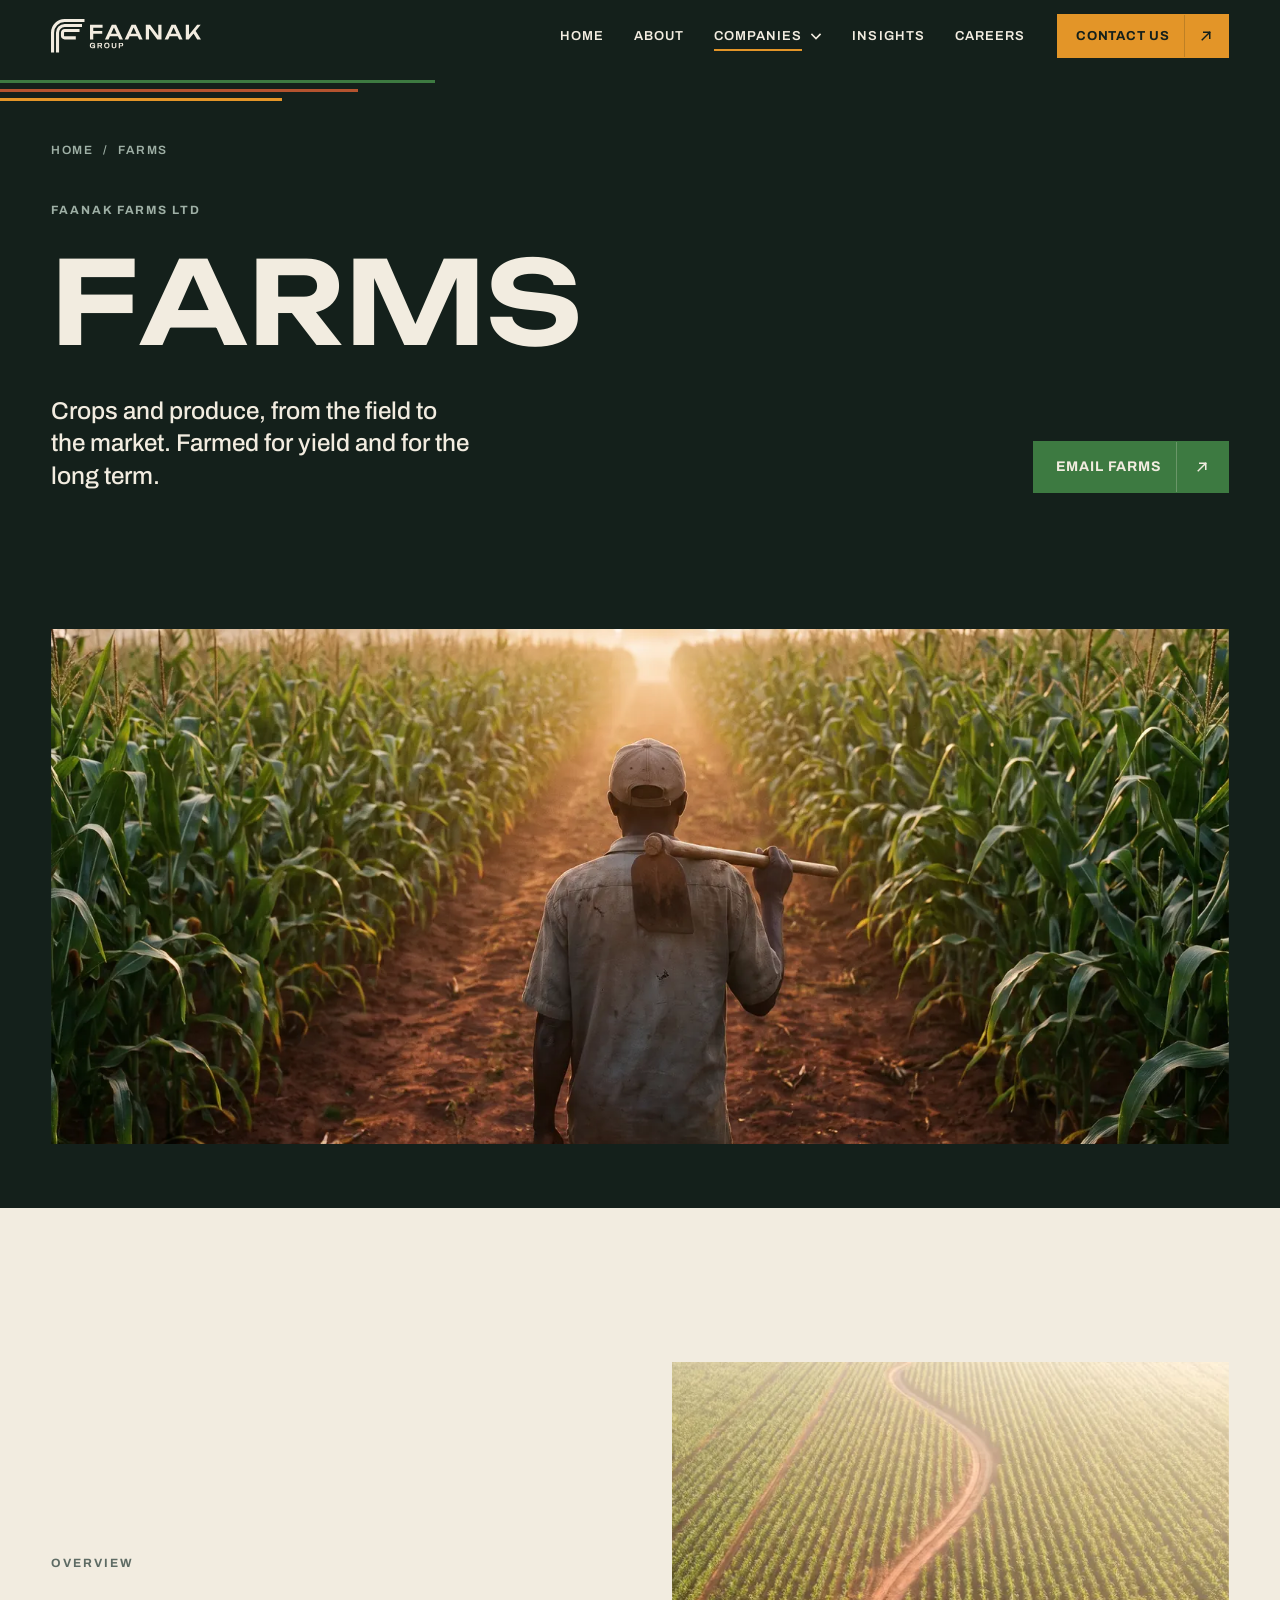
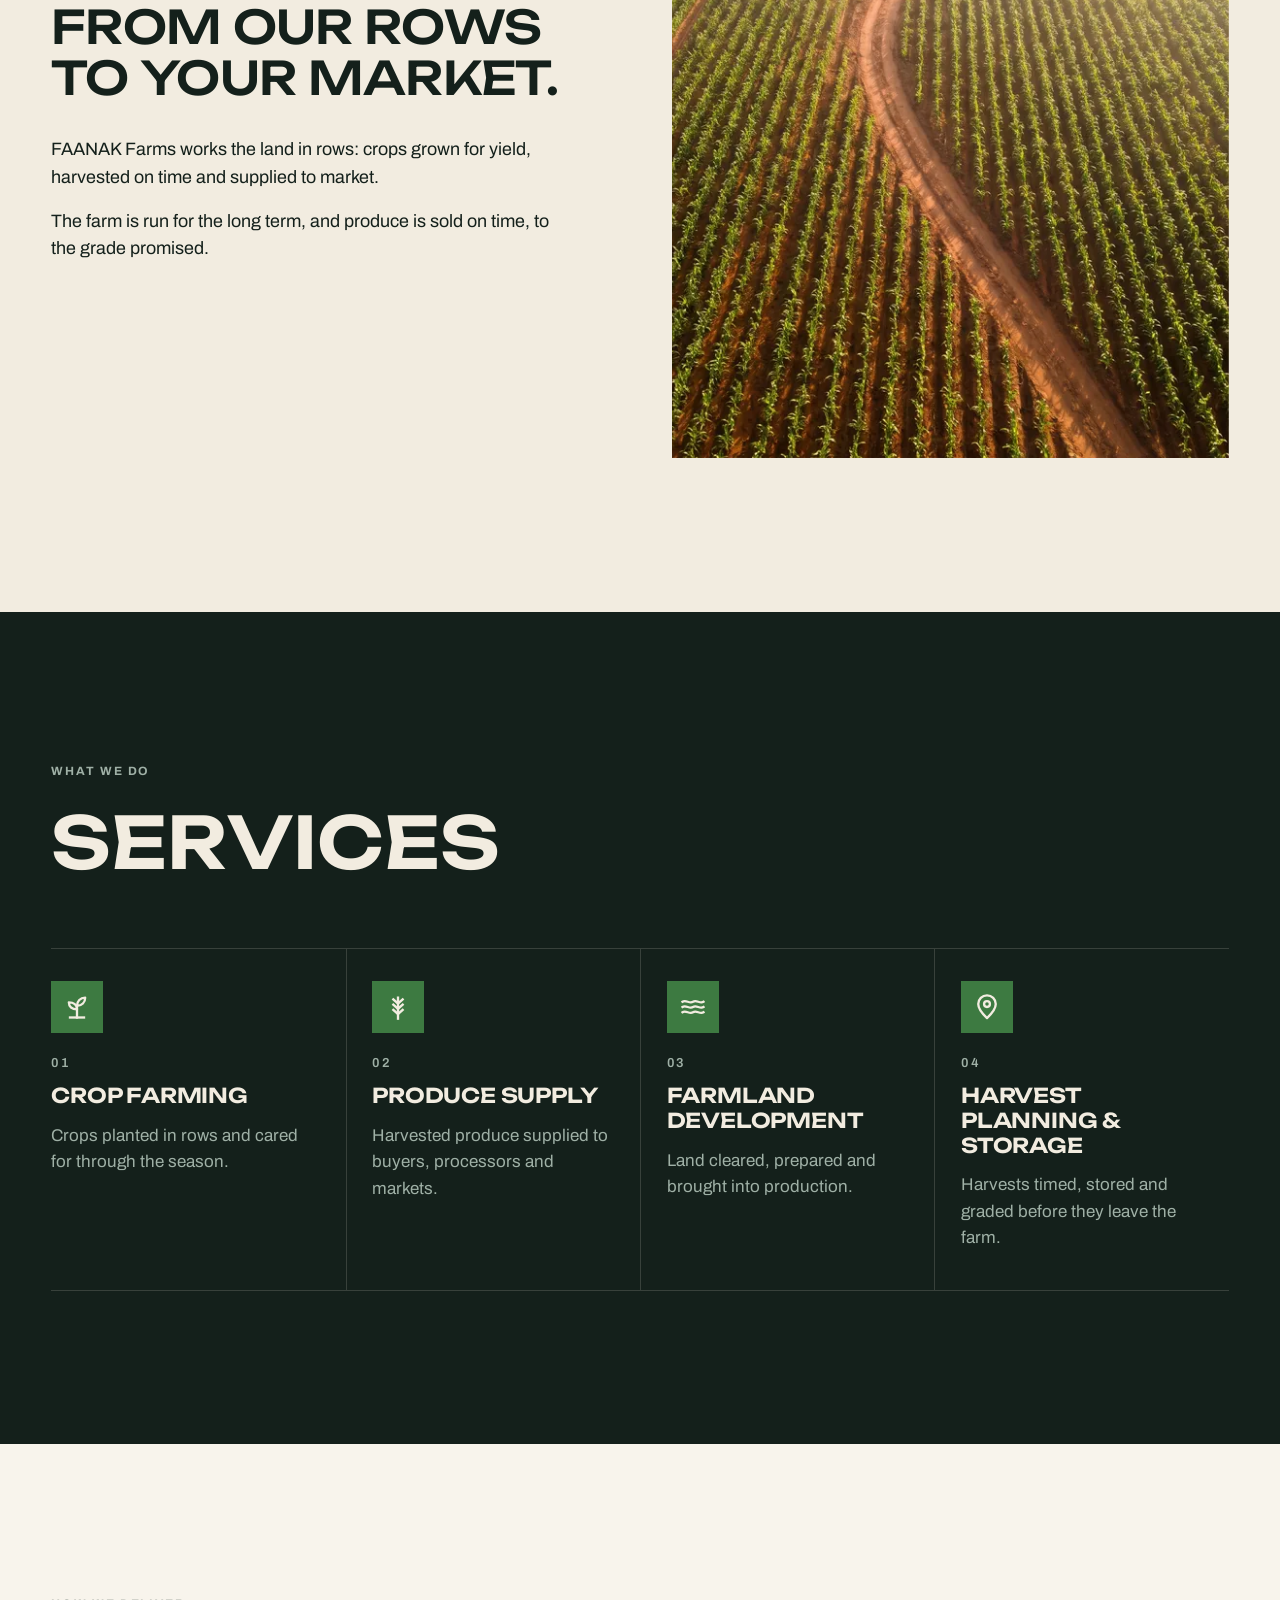
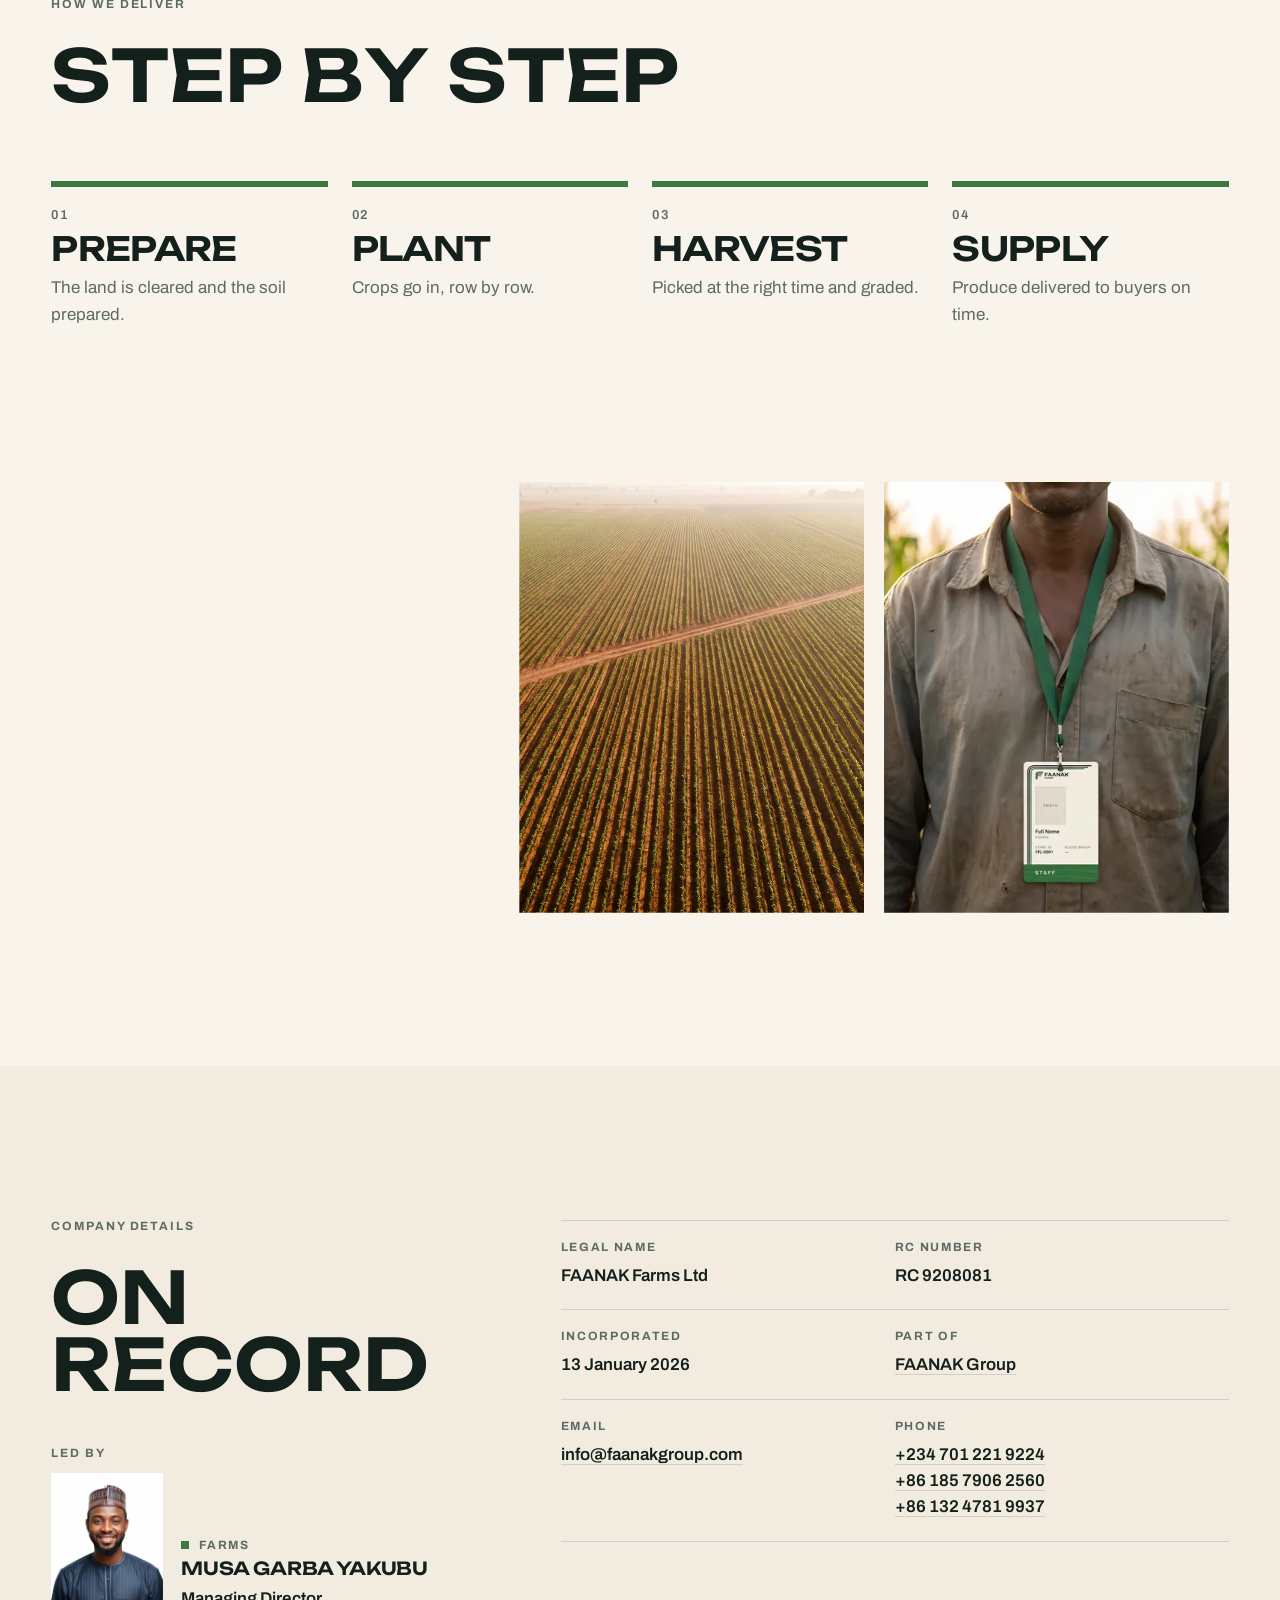
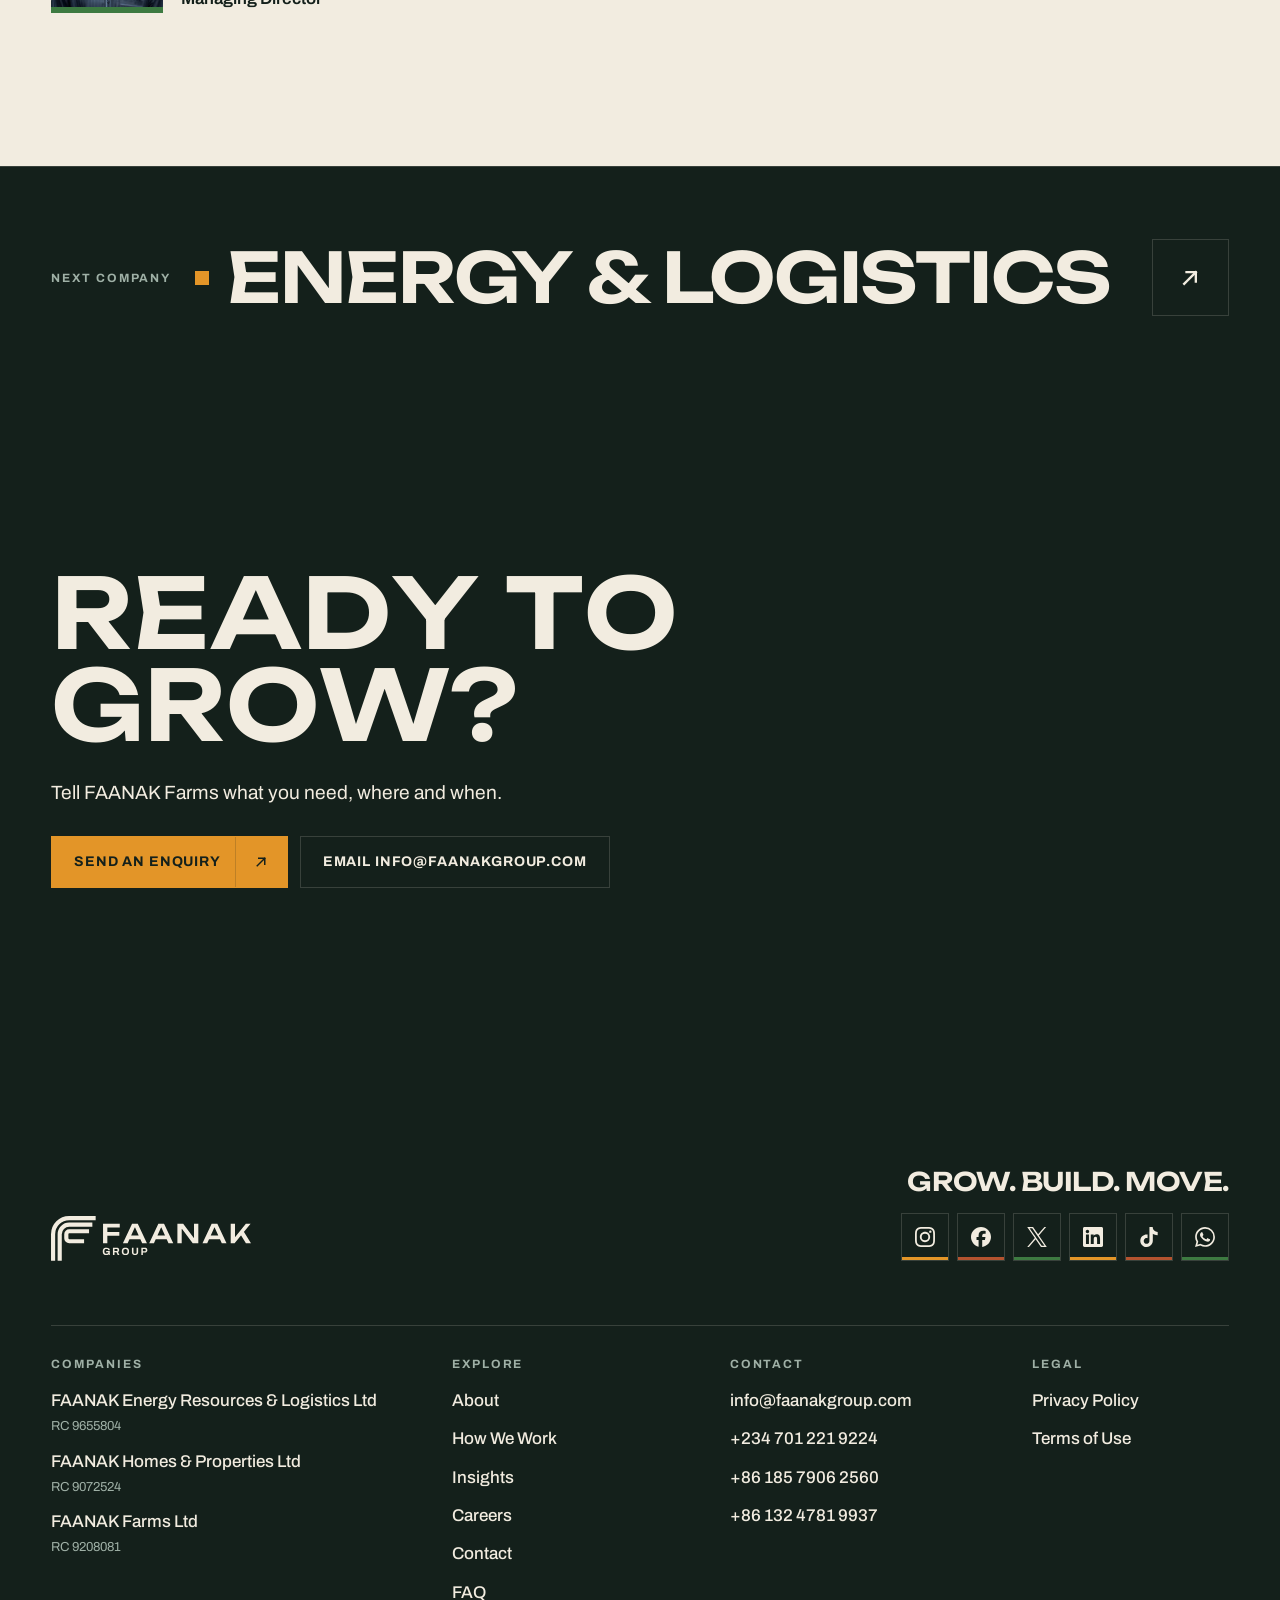
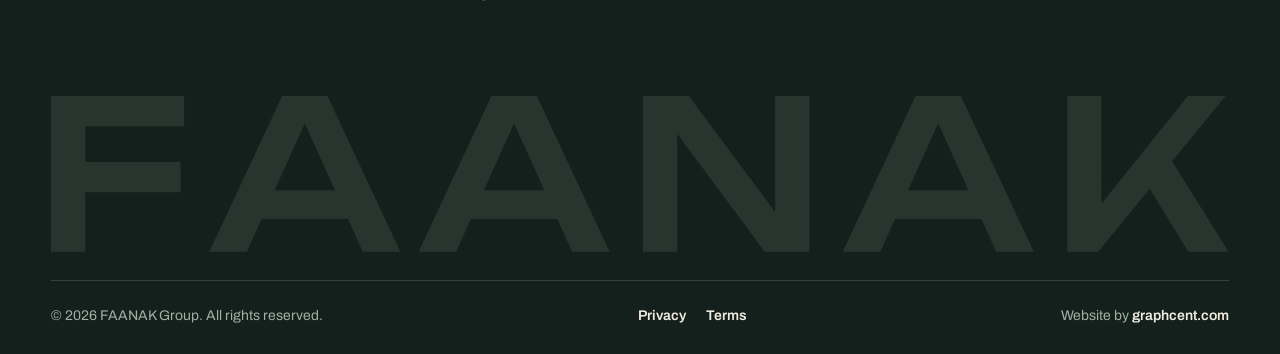
<file: farms.html>
<!doctype html>
<html lang="en-NG">
<head>
<meta charset="utf-8">
<meta name="viewport" content="width=device-width, initial-scale=1, viewport-fit=cover">
<title>FAANAK Farms | FAANAK Farms Ltd</title>
<meta name="description" content="FAANAK Farms Ltd (RC 9208081): Crops and produce, from the field to the market. Farmed for yield and for the long term.">
<meta name="theme-color" content="#14201B">
<link rel="canonical" href="https://4hm4di.github.io/faanakgroup/farms.html">
<meta property="og:type" content="website">
<meta property="og:site_name" content="FAANAK Group">
<meta property="og:title" content="FAANAK Farms | FAANAK Farms Ltd">
<meta property="og:description" content="FAANAK Farms Ltd (RC 9208081): Crops and produce, from the field to the market. Farmed for yield and for the long term.">
<meta property="og:url" content="https://4hm4di.github.io/faanakgroup/farms.html">
<meta property="og:image" content="https://4hm4di.github.io/faanakgroup/assets/img/og-image.jpg">
<meta name="twitter:card" content="summary_large_image">
<link rel="icon" href="favicon.ico" sizes="any">
<link rel="icon" href="favicon.svg" type="image/svg+xml">
<link rel="apple-touch-icon" href="apple-touch-icon.png">
<link rel="preload" href="assets/fonts/Unbounded-var.woff2" as="font" type="font/woff2" crossorigin>
<link rel="preload" href="assets/fonts/Archivo-var.woff2" as="font" type="font/woff2" crossorigin>
<link rel="stylesheet" href="assets/css/site.css">
<script>document.documentElement.classList.add('js');setTimeout(function(){var d=document.documentElement;if(!d.classList.contains('ready'))d.classList.remove('js');},4000);</script>
<script src="assets/js/site.js" defer></script>
</head><body data-page="farms">
<svg xmlns="http://www.w3.org/2000/svg" style="display:none"><symbol id="i-phone" viewBox="0 0 24 24" fill="none" stroke="currentColor" stroke-width="2" stroke-linecap="square" stroke-linejoin="round"><path d="M6.5,3 H9.2 L10.6,7.4 L8.6,9 C9.7,11.6 12.4,14.3 15,15.4 L16.6,13.4 L21,14.8 V17.5 C21,19.4 19.4,21 17.5,21 C10,21 3,14 3,6.5 C3,4.6 4.6,3 6.5,3 Z"/></symbol><symbol id="i-mobile" viewBox="0 0 24 24" fill="none" stroke="currentColor" stroke-width="2" stroke-linecap="square" stroke-linejoin="round"><path d="M7,2.5 H17 V21.5 H7 Z"/><path d="M11,18 H13"/></symbol><symbol id="i-email" viewBox="0 0 24 24" fill="none" stroke="currentColor" stroke-width="2" stroke-linecap="square" stroke-linejoin="round"><path d="M3,5.5 H21 V18.5 H3 Z"/><path d="M3,7.5 L12,13.5 L21,7.5" stroke-linecap="butt"/></symbol><symbol id="i-web" viewBox="0 0 24 24" fill="none" stroke="currentColor" stroke-width="2" stroke-linecap="square" stroke-linejoin="round"><path d="M21,12 A9,9 0 1,1 3,12 A9,9 0 1,1 21,12 Z"/><path d="M12,3 C8.3,6.2 8.3,17.8 12,21" stroke-linecap="butt"/><path d="M12,3 C15.7,6.2 15.7,17.8 12,21" stroke-linecap="butt"/><path d="M3,12 H21" stroke-linecap="butt"/></symbol><symbol id="i-location" viewBox="0 0 24 24" fill="none" stroke="currentColor" stroke-width="2" stroke-linecap="square" stroke-linejoin="round"><path d="M12,21.5 C12,21.5 4.5,14.6 4.5,9.5 A7.5,7.5 0 0,1 19.5,9.5 C19.5,14.6 12,21.5 12,21.5 Z"/><path d="M14.5,9.5 A2.5,2.5 0 1,1 9.5,9.5 A2.5,2.5 0 1,1 14.5,9.5 Z"/></symbol><symbol id="i-chat" viewBox="0 0 24 24" fill="none" stroke="currentColor" stroke-width="2" stroke-linecap="square" stroke-linejoin="round"><path d="M3.5,4.5 H20.5 V16 H11.5 L7,20 V16 H3.5 Z"/><path d="M7.5,8.5 H16.5"/><path d="M7.5,12 H13.5"/></symbol><symbol id="i-social" viewBox="0 0 24 24" fill="none" stroke="currentColor" stroke-width="2" stroke-linecap="square" stroke-linejoin="round"><path d="M20.1,5.5 A2.6,2.6 0 1,1 14.9,5.5 A2.6,2.6 0 1,1 20.1,5.5 Z"/><path d="M9.1,12 A2.6,2.6 0 1,1 3.9,12 A2.6,2.6 0 1,1 9.1,12 Z"/><path d="M20.1,18.5 A2.6,2.6 0 1,1 14.9,18.5 A2.6,2.6 0 1,1 20.1,18.5 Z"/><path d="M8.74,10.68 L15.26,6.82" stroke-linecap="butt"/><path d="M8.74,13.32 L15.26,17.18" stroke-linecap="butt"/></symbol><symbol id="i-energy" viewBox="0 0 24 24" fill="none" stroke="currentColor" stroke-width="2" stroke-linecap="square" stroke-linejoin="round"><path d="M13.5,2.5 L5,13.5 H11.5 L10.5,21.5 L19,10.5 H12.5 Z"/></symbol><symbol id="i-fuel" viewBox="0 0 24 24" fill="none" stroke="currentColor" stroke-width="2" stroke-linecap="square" stroke-linejoin="round"><path d="M12,2.5 C12,2.5 5.5,10.2 5.5,14.5 A6.5,6.5 0 0,0 18.5,14.5 C18.5,10.2 12,2.5 12,2.5 Z"/><path d="M9,15 C9,16.7 10.3,18 12,18"/></symbol><symbol id="i-logistics" viewBox="0 0 24 24" fill="none" stroke="currentColor" stroke-width="2" stroke-linecap="square" stroke-linejoin="round"><path d="M2.5,6 H14 V17"/><path d="M2.5,6 V17 H4" stroke-linecap="butt"/><path d="M8,17 H15" stroke-linecap="butt"/><path d="M14,9.5 H18 L21.5,13 V17 H19" stroke-linecap="butt"/><path d="M8,17.5 A2,2 0 1,1 4,17.5 A2,2 0 1,1 8,17.5 Z"/><path d="M19,17.5 A2,2 0 1,1 15,17.5 A2,2 0 1,1 19,17.5 Z"/></symbol><symbol id="i-homes" viewBox="0 0 24 24" fill="none" stroke="currentColor" stroke-width="2" stroke-linecap="square" stroke-linejoin="round"><path d="M3,21 V10.5 L12,3.5 L21,10.5 V21"/><path d="M7.5,21 V13 L12,9.5 L16.5,13 V21"/></symbol><symbol id="i-properties" viewBox="0 0 24 24" fill="none" stroke="currentColor" stroke-width="2" stroke-linecap="square" stroke-linejoin="round"><path d="M5,21 V3 H15 V21"/><path d="M15,9 H19 V21"/><path d="M8.5,7 H11.5"/><path d="M8.5,11 H11.5"/><path d="M8.5,15 H11.5"/><path d="M3,21 H21"/></symbol><symbol id="i-land" viewBox="0 0 24 24" fill="none" stroke="currentColor" stroke-width="2" stroke-linecap="square" stroke-linejoin="round"><path d="M3.5,8 L12,4 L20.5,8 L12,12 Z"/><path d="M3.5,12.5 L12,16.5 L20.5,12.5"/><path d="M3.5,16.5 L12,20.5 L20.5,16.5"/></symbol><symbol id="i-farms" viewBox="0 0 24 24" fill="none" stroke="currentColor" stroke-width="2" stroke-linecap="square" stroke-linejoin="round"><path d="M12,21 V11"/><path d="M12,14 C12,10.2 9.2,8 5,8 C5,11.8 7.8,14 12,14 Z"/><path d="M12,11 C12,7 14.8,4 19,4 C19,8 16.2,11 12,11 Z"/><path d="M6,21 H18"/></symbol><symbol id="i-produce" viewBox="0 0 24 24" fill="none" stroke="currentColor" stroke-width="2" stroke-linecap="square" stroke-linejoin="round"><path d="M12,22 V4"/><path d="M8,5.5 L12,9 L16,5.5"/><path d="M8,10 L12,13.5 L16,10"/><path d="M8,14.5 L12,18 L16,14.5"/></symbol><symbol id="i-fields" viewBox="0 0 24 24" fill="none" stroke="currentColor" stroke-width="2" stroke-linecap="square" stroke-linejoin="round"><path d="M3,7.5 C6,5.5 9,9.5 12,7.5 C15,5.5 18,9.5 21,7.5"/><path d="M3,12 C6,10 9,14 12,12 C15,10 18,14 21,12"/><path d="M3,16.5 C6,14.5 9,18.5 12,16.5 C15,14.5 18,18.5 21,16.5"/></symbol><symbol id="i-arrow" viewBox="0 0 24 24" fill="none" stroke="currentColor" stroke-width="2" stroke-linecap="square" stroke-linejoin="round"><path d="M7 17 L17 7"/><path d="M9 7 H17 V15"/></symbol><symbol id="i-plus" viewBox="0 0 24 24" fill="none" stroke="currentColor" stroke-width="2" stroke-linecap="square"><path d="M12 5 V19"/><path d="M5 12 H19"/></symbol><symbol id="s-instagram" viewBox="0 0 24 24" fill="currentColor"><path d="M7.0301.084c-1.2768.0602-2.1487.264-2.911.5634-.7888.3075-1.4575.72-2.1228 1.3877-.6652.6677-1.075 1.3368-1.3802 2.127-.2954.7638-.4956 1.6365-.552 2.914-.0564 1.2775-.0689 1.6882-.0626 4.947.0062 3.2586.0206 3.6671.0825 4.9473.061 1.2765.264 2.1482.5635 2.9107.308.7889.72 1.4573 1.388 2.1228.6679.6655 1.3365 1.0743 2.1285 1.38.7632.295 1.6361.4961 2.9134.552 1.2773.056 1.6884.069 4.9462.0627 3.2578-.0062 3.668-.0207 4.9478-.0814 1.28-.0607 2.147-.2652 2.9098-.5633.7889-.3086 1.4578-.72 2.1228-1.3881.665-.6682 1.0745-1.3378 1.3795-2.1284.2957-.7632.4966-1.636.552-2.9124.056-1.2809.0692-1.6898.063-4.948-.0063-3.2583-.021-3.6668-.0817-4.9465-.0607-1.2797-.264-2.1487-.5633-2.9117-.3084-.7889-.72-1.4568-1.3876-2.1228C21.2982 1.33 20.628.9208 19.8378.6165 19.074.321 18.2017.1197 16.9244.0645 15.6471.0093 15.236-.005 11.977.0014 8.718.0076 8.31.0215 7.0301.0839m.1402 21.6932c-1.17-.0509-1.8053-.2453-2.2287-.408-.5606-.216-.96-.4771-1.3819-.895-.422-.4178-.6811-.8186-.9-1.378-.1644-.4234-.3624-1.058-.4171-2.228-.0595-1.2645-.072-1.6442-.079-4.848-.007-3.2037.0053-3.583.0607-4.848.05-1.169.2456-1.805.408-2.2282.216-.5613.4762-.96.895-1.3816.4188-.4217.8184-.6814 1.3783-.9003.423-.1651 1.0575-.3614 2.227-.4171 1.2655-.06 1.6447-.072 4.848-.079 3.2033-.007 3.5835.005 4.8495.0608 1.169.0508 1.8053.2445 2.228.408.5608.216.96.4754 1.3816.895.4217.4194.6816.8176.9005 1.3787.1653.4217.3617 1.056.4169 2.2263.0602 1.2655.0739 1.645.0796 4.848.0058 3.203-.0055 3.5834-.061 4.848-.051 1.17-.245 1.8055-.408 2.2294-.216.5604-.4763.96-.8954 1.3814-.419.4215-.8181.6811-1.3783.9-.4224.1649-1.0577.3617-2.2262.4174-1.2656.0595-1.6448.072-4.8493.079-3.2045.007-3.5825-.006-4.848-.0608M16.953 5.5864A1.44 1.44 0 1 0 18.39 4.144a1.44 1.44 0 0 0-1.437 1.4424M5.8385 12.012c.0067 3.4032 2.7706 6.1557 6.173 6.1493 3.4026-.0065 6.157-2.7701 6.1506-6.1733-.0065-3.4032-2.771-6.1565-6.174-6.1498-3.403.0067-6.156 2.771-6.1496 6.1738M8 12.0077a4 4 0 1 1 4.008 3.9921A3.9996 3.9996 0 0 1 8 12.0077"/></symbol><symbol id="s-facebook" viewBox="0 0 24 24" fill="currentColor"><path d="M9.101 23.691v-7.98H6.627v-3.667h2.474v-1.58c0-4.085 1.848-5.978 5.858-5.978.401 0 .955.042 1.468.103a8.68 8.68 0 0 1 1.141.195v3.325a8.623 8.623 0 0 0-.653-.036 26.805 26.805 0 0 0-.733-.009c-.707 0-1.259.096-1.675.309a1.686 1.686 0 0 0-.679.622c-.258.42-.374.995-.374 1.752v1.297h3.919l-.386 2.103-.287 1.564h-3.246v8.245C19.396 23.238 24 18.179 24 12.044c0-6.627-5.373-12-12-12s-12 5.373-12 12c0 5.628 3.874 10.35 9.101 11.647Z"/></symbol><symbol id="s-x" viewBox="0 0 24 24" fill="currentColor"><path d="M14.234 10.162 22.977 0h-2.072l-7.591 8.824L7.251 0H.258l9.168 13.343L.258 24H2.33l8.016-9.318L16.749 24h6.993zm-2.837 3.299-.929-1.329L3.076 1.56h3.182l5.965 8.532.929 1.329 7.754 11.09h-3.182z"/></symbol><symbol id="s-tiktok" viewBox="0 0 24 24" fill="currentColor"><path d="M12.525.02c1.31-.02 2.61-.01 3.91-.02.08 1.53.63 3.09 1.75 4.17 1.12 1.11 2.7 1.62 4.24 1.79v4.03c-1.44-.05-2.89-.35-4.2-.97-.57-.26-1.1-.59-1.62-.93-.01 2.92.01 5.84-.02 8.75-.08 1.4-.54 2.79-1.35 3.94-1.31 1.92-3.58 3.17-5.91 3.21-1.43.08-2.86-.31-4.08-1.03-2.02-1.19-3.44-3.37-3.65-5.71-.02-.5-.03-1-.01-1.49.18-1.9 1.12-3.72 2.58-4.96 1.66-1.44 3.98-2.13 6.15-1.72.02 1.48-.04 2.96-.04 4.44-.99-.32-2.15-.23-3.02.37-.63.41-1.11 1.04-1.36 1.75-.21.51-.15 1.07-.14 1.61.24 1.64 1.82 3.02 3.5 2.87 1.12-.01 2.19-.66 2.77-1.61.19-.33.4-.67.41-1.06.1-1.79.06-3.57.07-5.36.01-4.03-.01-8.05.02-12.07z"/></symbol><symbol id="s-whatsapp" viewBox="0 0 24 24" fill="currentColor"><path d="M17.472 14.382c-.297-.149-1.758-.867-2.03-.967-.273-.099-.471-.148-.67.15-.197.297-.767.966-.94 1.164-.173.199-.347.223-.644.075-.297-.15-1.255-.463-2.39-1.475-.883-.788-1.48-1.761-1.653-2.059-.173-.297-.018-.458.13-.606.134-.133.298-.347.446-.52.149-.174.198-.298.298-.497.099-.198.05-.371-.025-.52-.075-.149-.669-1.612-.916-2.207-.242-.579-.487-.5-.669-.51-.173-.008-.371-.01-.57-.01-.198 0-.52.074-.792.372-.272.297-1.04 1.016-1.04 2.479 0 1.462 1.065 2.875 1.213 3.074.149.198 2.096 3.2 5.077 4.487.709.306 1.262.489 1.694.625.712.227 1.36.195 1.871.118.571-.085 1.758-.719 2.006-1.413.248-.694.248-1.289.173-1.413-.074-.124-.272-.198-.57-.347m-5.421 7.403h-.004a9.87 9.87 0 01-5.031-1.378l-.361-.214-3.741.982.998-3.648-.235-.374a9.86 9.86 0 01-1.51-5.26c.001-5.45 4.436-9.884 9.888-9.884 2.64 0 5.122 1.03 6.988 2.898a9.825 9.825 0 012.893 6.994c-.003 5.45-4.437 9.884-9.885 9.884m8.413-18.297A11.815 11.815 0 0012.05 0C5.495 0 .16 5.335.157 11.892c0 2.096.547 4.142 1.588 5.945L.057 24l6.305-1.654a11.882 11.882 0 005.683 1.448h.005c6.554 0 11.89-5.335 11.893-11.893a11.821 11.821 0 00-3.48-8.413Z"/></symbol><symbol id="s-linkedin" viewBox="0 0 24 24" fill="currentColor"><path d="M20.447 20.452h-3.554v-5.569c0-1.328-.027-3.037-1.852-3.037-1.853 0-2.136 1.445-2.136 2.939v5.667H9.351V9h3.414v1.561h.046c.477-.9 1.637-1.85 3.37-1.85 3.601 0 4.267 2.37 4.267 5.455v6.286zM5.337 7.433c-1.144 0-2.063-.926-2.063-2.065 0-1.138.92-2.063 2.063-2.063 1.14 0 2.064.925 2.064 2.063 0 1.139-.925 2.065-2.064 2.065zm1.782 13.019H3.555V9h3.564v11.452zM22.225 0H1.771C.792 0 0 .774 0 1.729v20.542C0 23.227.792 24 1.771 24h20.451C23.2 24 24 23.227 24 22.271V1.729C24 .774 23.2 0 22.222 0h.003z"/></symbol></svg>
<a class="skip" href="#main">Skip to content</a>
<header class="header" data-header>
  <div class="header__inner wrap">
    <a class="header__logo" href="index.html" aria-label="FAANAK Group home"><svg class="logo" role="img" aria-hidden="true" focusable="false" xmlns="http://www.w3.org/2000/svg" viewBox="0 0 447.92 100.00"><g transform="translate(0.000,0.000) scale(1.40331)"><path d="M154.391,226.579 H115.462 A25.733,25.733 0 0 0 89.729,252.312 V291.241" transform="translate(-86.430,-223.280)" fill="none" stroke="currentColor" stroke-width="6.598148148148148" stroke-linecap="square" stroke-linejoin="round"/><path d="M149.112,237.136 H115.462 A15.176,15.176 0 0 0 100.286,252.312 V291.241" transform="translate(-86.430,-223.280)" fill="none" stroke="currentColor" stroke-width="6.598148148148148" stroke-linecap="square" stroke-linejoin="round"/><path d="M143.834,247.693 H115.462 A4.619,4.619 0 0 0 110.843,252.312 V258.910 A4.619,4.619 0 0 0 115.462,263.529 H135.916" transform="translate(-86.430,-223.280)" fill="none" stroke="currentColor" stroke-width="6.598148148148148" stroke-linecap="square" stroke-linejoin="round"/><path d="M172.88,249.97h22.57v6.04h-22.57v-6.04ZM196.16,236.73v6.08h-23.2l3.37-3.62v28.78h-6.87v-31.24h26.7ZM209.36,261.38v-5.75h21.66v5.75h-21.66ZM224.9,236.73l14.62,31.24h-7.54l-12.79-28.36h2.33l-12.79,28.36h-7.54l14.62-31.24h9.08ZM251.35,261.38v-5.75h21.66v5.75h-21.66ZM266.88,236.73l14.62,31.24h-7.54l-12.79-28.36h2.33l-12.79,28.36h-7.54l14.62-31.24h9.08ZM317.15,263.3l-2.46.37v-26.95h6.87v31.24h-8.95l-19.99-26.95,2.42-.37v27.32h-6.87v-31.24h9.2l19.78,26.57ZM336.4,261.38v-5.75h21.66v5.75h-21.66ZM351.93,236.73l14.62,31.24h-7.54l-12.79-28.36h2.33l-12.79,28.36h-7.54l14.62-31.24h9.08ZM373.26,267.96v-31.24h6.87v25.49l-2-1.42,19.33-24.07h7.54l-25.53,31.24h-6.21ZM388.17,252.68l5.08-4.54,12.37,19.83h-8.08l-9.37-15.29Z" transform="translate(-86.430,-224.422)" fill="currentColor"/><path d="M174.58,286.75c-1.78,0-3.15-.47-4.11-1.42-.96-.95-1.44-2.42-1.44-4.42,0-1.33.23-2.42.69-3.29s1.13-1.5,2.01-1.93c.88-.42,1.93-.63,3.16-.63.74,0,1.43.08,2.08.25s1.22.42,1.72.76c.5.34.89.77,1.17,1.28.28.51.42,1.12.42,1.82h-2.49c0-.34-.07-.64-.22-.91-.15-.26-.35-.48-.62-.66-.26-.18-.57-.31-.91-.4s-.7-.13-1.07-.13c-.57,0-1.07.07-1.5.22s-.78.37-1.06.68c-.28.3-.49.68-.63,1.13-.14.45-.21.97-.21,1.56v.49c0,.82.12,1.5.36,2.03.24.53.6.92,1.09,1.18.48.26,1.08.39,1.8.39.59,0,1.12-.09,1.57-.27.46-.18.81-.44,1.07-.78.26-.34.39-.76.39-1.25v-.12h-3.38v-1.88h5.81v6.11h-1.61l-.21-1.22c-.33.32-.68.58-1.06.79-.38.21-.8.37-1.26.47-.46.1-.98.16-1.55.16ZM185.28,286.55v-11.3h6.19c.83,0,1.53.15,2.08.44.55.3.97.71,1.24,1.24.27.53.41,1.14.41,1.84,0,.74-.16,1.39-.49,1.95-.33.57-.81,1-1.43,1.29l2.31,4.53h-2.72l-1.99-4.12h-3.15v4.12h-2.45ZM187.74,280.49h3.41c.49,0,.88-.15,1.15-.45.27-.3.41-.71.41-1.23,0-.33-.06-.61-.18-.85-.12-.24-.3-.41-.53-.54s-.52-.18-.86-.18h-3.41v3.25ZM205.21,286.75c-1.2,0-2.23-.21-3.1-.64-.87-.43-1.53-1.08-1.99-1.94-.46-.87-.69-1.95-.69-3.26s.23-2.42.69-3.29,1.13-1.5,1.99-1.93c.87-.42,1.9-.63,3.1-.63s2.26.21,3.12.63c.86.42,1.52,1.07,1.98,1.93.46.86.69,1.96.69,3.29s-.23,2.39-.69,3.26c-.46.87-1.12,1.52-1.98,1.94-.86.43-1.9.64-3.12.64ZM205.21,284.74c.54,0,1.01-.08,1.42-.23.41-.15.75-.38,1.02-.69.27-.31.48-.68.63-1.13.14-.44.21-.95.21-1.52v-.51c0-.58-.07-1.1-.21-1.55-.14-.45-.35-.83-.63-1.13-.27-.3-.61-.53-1.02-.68-.41-.15-.88-.23-1.42-.23s-.99.08-1.4.23c-.41.15-.75.38-1.02.68-.27.3-.48.68-.62,1.13-.14.45-.21.97-.21,1.55v.51c0,.57.07,1.08.21,1.52s.34.82.62,1.13c.27.31.61.54,1.02.69.41.15.87.23,1.4.23ZM220.53,286.75c-1.03,0-1.92-.16-2.66-.49-.74-.33-1.31-.83-1.7-1.49-.4-.66-.59-1.49-.59-2.48v-7.03h2.47v6.97c0,.81.21,1.44.64,1.87.43.43,1.04.65,1.84.65s1.42-.22,1.85-.65.65-1.06.65-1.87v-6.97h2.47v7.03c0,.99-.2,1.81-.59,2.48-.4.66-.96,1.16-1.7,1.49-.74.33-1.63.49-2.68.49ZM230.6,286.55v-11.3h5.88c.81,0,1.49.15,2.03.45.54.3.96.72,1.24,1.27.28.54.42,1.19.42,1.94s-.15,1.4-.44,1.95c-.29.55-.72.99-1.28,1.29-.56.31-1.25.46-2.06.46h-3.34v3.94h-2.45ZM233.05,280.61h3.01c.52,0,.91-.15,1.19-.44.28-.3.42-.71.42-1.24,0-.36-.06-.66-.18-.91-.12-.24-.3-.43-.54-.56-.24-.13-.54-.2-.9-.2h-3.01v3.34Z" transform="translate(-86.430,-224.422)" fill="currentColor"/></g></svg></a>
    <nav class="nav" aria-label="Main"><a href="index.html">Home</a>
      <a href="about.html">About</a>
      <div class="nav__dd" data-dd>
        <button class="nav__btn is-current" type="button" aria-expanded="false" aria-controls="dd-companies" data-dd-btn>Companies<svg class="nav__chev" viewBox="0 0 12 12" aria-hidden="true" focusable="false"><path d="M2 4.5 6 8.5 10 4.5" fill="none" stroke="currentColor" stroke-width="1.6" stroke-linecap="square"/></svg></button>
        <div class="dd" id="dd-companies" data-dd-panel>
          <div class="dd__inner wrap">
            <div class="dd__head"><p class="dd__k">Our Companies</p><p class="dd__lead">Three registered companies, one standard.</p>
              <a class="link" href="index.html#companies">See all three <span aria-hidden="true"><svg class="ico" aria-hidden="true" focusable="false"><use href="#i-arrow"/></svg></span></a></div>
            <ul class="dd__grid"><li><a class="dd__card dd__card--amber" href="energy-logistics.html">
        <span class="badge badge--amber"><svg class="ico" aria-hidden="true" focusable="false"><use href="#i-energy"/></svg></span>
        <span class="dd__txt"><span class="dd__name">Energy &amp; Logistics</span><span class="dd__desc">Energy and goods, moved safely and on schedule.</span><span class="dd__rc">RC 9655804</span></span>
        <span class="dd__arrow" aria-hidden="true"><svg class="ico" aria-hidden="true" focusable="false"><use href="#i-arrow"/></svg></span></a></li><li><a class="dd__card dd__card--laterite" href="homes-properties.html">
        <span class="badge badge--laterite"><svg class="ico" aria-hidden="true" focusable="false"><use href="#i-homes"/></svg></span>
        <span class="dd__txt"><span class="dd__name">Homes &amp; Properties</span><span class="dd__desc">Built in lines that last.</span><span class="dd__rc">RC 9072524</span></span>
        <span class="dd__arrow" aria-hidden="true"><svg class="ico" aria-hidden="true" focusable="false"><use href="#i-arrow"/></svg></span></a></li><li><a class="dd__card dd__card--green" href="farms.html" aria-current="page">
        <span class="badge badge--green"><svg class="ico" aria-hidden="true" focusable="false"><use href="#i-farms"/></svg></span>
        <span class="dd__txt"><span class="dd__name">Farms</span><span class="dd__desc">From our rows to your market.</span><span class="dd__rc">RC 9208081</span></span>
        <span class="dd__arrow" aria-hidden="true"><svg class="ico" aria-hidden="true" focusable="false"><use href="#i-arrow"/></svg></span></a></li></ul>
          </div>
        </div>
      </div>
      <a href="insights.html">Insights</a>
      <a href="careers.html">Careers</a></nav>
    <a class="btn btn--amber btn--sm header__cta" href="contact.html"><span>Contact Us</span><span class="btn__icon" aria-hidden="true"><svg class="ico" aria-hidden="true" focusable="false"><use href="#i-arrow"/></svg></span></a>
    <button class="menu-btn" type="button" aria-expanded="false" aria-controls="menu" aria-label="Open menu" data-menu-btn>
      <span></span><span></span><span></span>
    </button>
  </div>
</header>
<div class="menu" id="menu" data-menu hidden>
  <nav class="menu__nav wrap" aria-label="Mobile"><a href="index.html">Home</a><a href="about.html">About</a>
      <div class="menu__group"><p class="menu__label">Companies</p><ul class="menu__cards"><li><a class="dd__card dd__card--amber" href="energy-logistics.html">
        <span class="badge badge--amber"><svg class="ico" aria-hidden="true" focusable="false"><use href="#i-energy"/></svg></span>
        <span class="dd__txt"><span class="dd__name">Energy &amp; Logistics</span><span class="dd__desc">Energy and goods, moved safely and on schedule.</span><span class="dd__rc">RC 9655804</span></span>
        <span class="dd__arrow" aria-hidden="true"><svg class="ico" aria-hidden="true" focusable="false"><use href="#i-arrow"/></svg></span></a></li><li><a class="dd__card dd__card--laterite" href="homes-properties.html">
        <span class="badge badge--laterite"><svg class="ico" aria-hidden="true" focusable="false"><use href="#i-homes"/></svg></span>
        <span class="dd__txt"><span class="dd__name">Homes &amp; Properties</span><span class="dd__desc">Built in lines that last.</span><span class="dd__rc">RC 9072524</span></span>
        <span class="dd__arrow" aria-hidden="true"><svg class="ico" aria-hidden="true" focusable="false"><use href="#i-arrow"/></svg></span></a></li><li><a class="dd__card dd__card--green" href="farms.html" aria-current="page">
        <span class="badge badge--green"><svg class="ico" aria-hidden="true" focusable="false"><use href="#i-farms"/></svg></span>
        <span class="dd__txt"><span class="dd__name">Farms</span><span class="dd__desc">From our rows to your market.</span><span class="dd__rc">RC 9208081</span></span>
        <span class="dd__arrow" aria-hidden="true"><svg class="ico" aria-hidden="true" focusable="false"><use href="#i-arrow"/></svg></span></a></li></ul></div>
      <a href="index.html#how-we-work">How We Work</a><a href="insights.html">Insights</a><a href="careers.html">Careers</a><a href="contact.html">Contact</a></nav>
  <div class="menu__foot wrap">
    <a href="mailto:info@faanakgroup.com">info@faanakgroup.com</a>
    <a href="tel:+2347012219224">+234&nbsp;701&nbsp;221&nbsp;9224</a>
  </div>
</div>
<main id="main">
<section class="hero page-hero dark" aria-labelledby="page-title">
  <div class="hero__lanes" aria-hidden="true"><span style="background:var(--green)"></span><span style="background:var(--laterite)"></span><span style="background:var(--amber)"></span></div>
  <div class="wrap">
    <nav class="crumbs" aria-label="Breadcrumb"><a href="index.html">Home</a><span aria-hidden="true">/</span><span aria-current="page">Farms</span></nav>
    <p class="kicker">FAANAK Farms Ltd</p>
    <h1 class="title page-hero__title" id="page-title" data-split="chars">Farms</h1>
    <div class="hero__row page-hero__row">
      <p class="hero__lead" data-split="words">Crops and produce, from the field to the market. Farmed for yield and for the long term.</p>
      <div class="hero__actions"><a class="btn btn--green" href="mailto:info@faanakgroup.com?subject=Enquiry%20for%20FAANAK%20Farms"><span>Email Farms</span><span class="btn__icon" aria-hidden="true"><svg class="ico" aria-hidden="true" focusable="false"><use href="#i-arrow"/></svg></span></a></div>
    </div>
  </div>
  <div class="hero__media wrap"><div class="hero__frame hero__frame--page" data-reveal="clip">
      <picture><source type="image/webp" srcset="assets/img/farms-farmer-960.webp 960w, assets/img/farms-farmer-1600.webp 1600w" sizes="(max-width: 1400px) 100vw, 1400px"><img class="hero__img" src="assets/img/farms-farmer-1600.jpg" width="1600" height="893" alt="A farmer walking between rows of maize at sunrise" loading="eager" decoding="sync" fetchpriority="high"></picture></div></div>
</section>
<section class="overview section" aria-labelledby="ov-title">
  <div class="wrap overview__grid">
    <div><p class="kicker">Overview</p><h2 class="statement" id="ov-title" data-split="words">From our rows to your market.</h2>
      <div class="overview__body" data-reveal><p>FAANAK Farms works the land in rows: crops grown for yield, harvested on time and supplied to market.</p><p>The farm is run for the long term, and produce is sold on time, to the grade promised.</p></div>
    </div>
    <figure class="overview__img" data-reveal="clip"><picture><source type="image/webp" srcset="assets/img/farms-aerial-960.webp 960w, assets/img/farms-aerial-1600.webp 1600w" sizes="(max-width: 900px) 100vw, 45vw"><img class="cover" src="assets/img/farms-aerial-1600.jpg" width="1600" height="1195" alt="Aerial view of a maize farm with a curving red track" loading="lazy" decoding="async"></picture></figure>
  </div>
</section>
<section class="services section dark" aria-labelledby="svc-title">
  <div class="wrap">
    <p class="kicker">What We Do</p>
    <h2 class="title title--sm" id="svc-title" data-split="chars">Services</h2>
    <ul class="svc__grid" data-stagger><li class="svc svc--green">
  <span class="badge badge--green"><svg class="ico" aria-hidden="true" focusable="false"><use href="#i-farms"/></svg></span>
  <p class="svc__n">01</p><h3 class="svc__t">Crop Farming</h3><p class="svc__d">Crops planted in rows and cared for through the season.</p></li><li class="svc svc--green">
  <span class="badge badge--green"><svg class="ico" aria-hidden="true" focusable="false"><use href="#i-produce"/></svg></span>
  <p class="svc__n">02</p><h3 class="svc__t">Produce Supply</h3><p class="svc__d">Harvested produce supplied to buyers, processors and markets.</p></li><li class="svc svc--green">
  <span class="badge badge--green"><svg class="ico" aria-hidden="true" focusable="false"><use href="#i-fields"/></svg></span>
  <p class="svc__n">03</p><h3 class="svc__t">Farmland Development</h3><p class="svc__d">Land cleared, prepared and brought into production.</p></li><li class="svc svc--green">
  <span class="badge badge--green"><svg class="ico" aria-hidden="true" focusable="false"><use href="#i-location"/></svg></span>
  <p class="svc__n">04</p><h3 class="svc__t">Harvest Planning &amp; Storage</h3><p class="svc__d">Harvests timed, stored and graded before they leave the farm.</p></li></ul>
  </div>
</section>
<section class="flow section" aria-labelledby="flow-title">
  <div class="wrap">
    <p class="kicker">How We Deliver</p>
    <h2 class="title title--sm" id="flow-title" data-split="chars">Step by Step</h2>
    <ol class="flow__list" data-stagger><li class="flow__item flow__item--green"><p class="flow__n">01</p><h3 class="flow__t">Prepare</h3><p class="flow__d">The land is cleared and the soil prepared.</p></li><li class="flow__item flow__item--green"><p class="flow__n">02</p><h3 class="flow__t">Plant</h3><p class="flow__d">Crops go in, row by row.</p></li><li class="flow__item flow__item--green"><p class="flow__n">03</p><h3 class="flow__t">Harvest</h3><p class="flow__d">Picked at the right time and graded.</p></li><li class="flow__item flow__item--green"><p class="flow__n">04</p><h3 class="flow__t">Supply</h3><p class="flow__d">Produce delivered to buyers on time.</p></li></ol>
  </div>
</section>
<section class="cgallery" aria-label="Farms in pictures"><div class="wrap cgallery__grid"><figure class="cg__item" data-reveal="clip"><picture><source type="image/webp" srcset="assets/img/farms-rows-960.webp 960w, assets/img/farms-rows-1600.webp 1600w" sizes="(max-width: 900px) 100vw, 33vw"><img class="cover" src="assets/img/farms-rows-1600.jpg" width="1600" height="1195" alt="Parallel rows of young maize seen from a drone" loading="lazy" decoding="async"></picture></figure><figure class="cg__item" data-reveal="clip"><picture><source type="image/webp" srcset="assets/img/farms-field-960.webp 960w, assets/img/farms-field-1600.webp 1600w" sizes="(max-width: 900px) 100vw, 33vw"><img class="cover" src="assets/img/farms-field-1600.jpg" width="1600" height="1195" alt="Long rows of crops with a curving track, from above" loading="lazy" decoding="async"></picture></figure><figure class="cg__item" data-reveal="clip"><picture><source type="image/webp" srcset="assets/img/farms-staff-960.webp 960w, assets/img/farms-staff-1600.webp 1600w" sizes="(max-width: 900px) 100vw, 33vw"><img class="cover" src="assets/img/farms-staff-1600.jpg" width="1600" height="893" alt="A FAANAK Farms worker wearing a staff ID card in a maize field" loading="lazy" decoding="async"></picture></figure></div></section>
<section class="details section" aria-labelledby="det-title">
  <div class="wrap details__grid">
    <div><p class="kicker">Company Details</p><h2 class="title title--sm" id="det-title" data-split="chars">On Record</h2>
      <div class="ledby" data-reveal><p class="ledby__k">Led by</p><article class="person person--green person--compact">
  <figure class="person__img"><picture><source type="image/webp" srcset="assets/img/staff-farms-480.webp 480w, assets/img/staff-farms-800.webp 800w" sizes="160px"><img class="cover" src="assets/img/staff-farms-800.jpg" width="800" height="1000" alt="Portrait of Musa Garba Yakubu, Managing Director" loading="lazy" decoding="async"></picture>
    <span class="person__lane" aria-hidden="true"></span></figure>
  <div class="person__body">
    <p class="person__scope"><span class="dot dot--green" aria-hidden="true"></span>Farms</p>
    <h3 class="person__name">Musa Garba Yakubu</h3>
    <p class="person__title">Managing Director</p>
    
  </div>
</article></div></div>
    <dl class="dl" data-reveal>
      <div><dt>Legal name</dt><dd translate="no">FAANAK Farms Ltd</dd></div>
      <div><dt>RC number</dt><dd>RC 9208081</dd></div>
      <div><dt>Incorporated</dt><dd>13 January 2026</dd></div>
      <div><dt>Part of</dt><dd><a href="about.html">FAANAK Group</a></dd></div>
      <div><dt>Email</dt><dd><a href="mailto:info@faanakgroup.com?subject=Enquiry%20for%20FAANAK%20Farms">info@faanakgroup.com</a></dd></div>
      <div><dt>Phone</dt><dd><a href="tel:+2347012219224">+234&nbsp;701&nbsp;221&nbsp;9224</a><br><a href="tel:+8618579062560">+86&nbsp;185&nbsp;7906&nbsp;2560</a><br><a href="tel:+8613247819937">+86&nbsp;132&nbsp;4781&nbsp;9937</a></dd></div>
    </dl>
  </div>
</section>
<section class="next dark" aria-label="Next company">
  <a class="next__link wrap" href="energy-logistics.html">
    <span class="next__k">Next Company</span>
    <span class="next__name"><span class="dot dot--amber" aria-hidden="true"></span>Energy &amp; Logistics</span>
    <span class="next__arrow" aria-hidden="true"><svg class="ico" aria-hidden="true" focusable="false"><use href="#i-arrow"/></svg></span>
  </a>
</section>

<section class="cta dark" aria-labelledby="cta-title">
  <div class="cta__bg" aria-hidden="true"><picture><source type="image/webp" srcset="assets/img/farms-rows-960.webp 960w, assets/img/farms-rows-1600.webp 1600w" sizes="100vw"><img class="cover" src="assets/img/farms-rows-1600.jpg" width="1600" height="1195" alt="" loading="lazy" decoding="async"></picture></div>
  <div class="wrap cta__inner">
    <h2 class="title title--cta" id="cta-title" data-split="chars">Ready to<br>Grow?</h2>
    <p class="cta__text" data-reveal>Tell FAANAK Farms what you need, where and when.</p>
    <div class="cta__actions" data-reveal>
      <a class="btn btn--amber" href="contact.html"><span>Send an Enquiry</span><span class="btn__icon" aria-hidden="true"><svg class="ico" aria-hidden="true" focusable="false"><use href="#i-arrow"/></svg></span></a>
      <a class="btn btn--ghost" href="mailto:info@faanakgroup.com?subject=Enquiry%20for%20FAANAK%20Farms"><span>Email info@faanakgroup.com</span></a>
    </div>
  </div>
</section></main>
<footer class="footer dark">
  <div class="wrap">
    <div class="footer__top">
      <a class="footer__logo" href="index.html" aria-label="FAANAK Group home"><svg class="logo" role="img" aria-hidden="true" focusable="false" xmlns="http://www.w3.org/2000/svg" viewBox="0 0 447.92 100.00"><g transform="translate(0.000,0.000) scale(1.40331)"><path d="M154.391,226.579 H115.462 A25.733,25.733 0 0 0 89.729,252.312 V291.241" transform="translate(-86.430,-223.280)" fill="none" stroke="currentColor" stroke-width="6.598148148148148" stroke-linecap="square" stroke-linejoin="round"/><path d="M149.112,237.136 H115.462 A15.176,15.176 0 0 0 100.286,252.312 V291.241" transform="translate(-86.430,-223.280)" fill="none" stroke="currentColor" stroke-width="6.598148148148148" stroke-linecap="square" stroke-linejoin="round"/><path d="M143.834,247.693 H115.462 A4.619,4.619 0 0 0 110.843,252.312 V258.910 A4.619,4.619 0 0 0 115.462,263.529 H135.916" transform="translate(-86.430,-223.280)" fill="none" stroke="currentColor" stroke-width="6.598148148148148" stroke-linecap="square" stroke-linejoin="round"/><path d="M172.88,249.97h22.57v6.04h-22.57v-6.04ZM196.16,236.73v6.08h-23.2l3.37-3.62v28.78h-6.87v-31.24h26.7ZM209.36,261.38v-5.75h21.66v5.75h-21.66ZM224.9,236.73l14.62,31.24h-7.54l-12.79-28.36h2.33l-12.79,28.36h-7.54l14.62-31.24h9.08ZM251.35,261.38v-5.75h21.66v5.75h-21.66ZM266.88,236.73l14.62,31.24h-7.54l-12.79-28.36h2.33l-12.79,28.36h-7.54l14.62-31.24h9.08ZM317.15,263.3l-2.46.37v-26.95h6.87v31.24h-8.95l-19.99-26.95,2.42-.37v27.32h-6.87v-31.24h9.2l19.78,26.57ZM336.4,261.38v-5.75h21.66v5.75h-21.66ZM351.93,236.73l14.62,31.24h-7.54l-12.79-28.36h2.33l-12.79,28.36h-7.54l14.62-31.24h9.08ZM373.26,267.96v-31.24h6.87v25.49l-2-1.42,19.33-24.07h7.54l-25.53,31.24h-6.21ZM388.17,252.68l5.08-4.54,12.37,19.83h-8.08l-9.37-15.29Z" transform="translate(-86.430,-224.422)" fill="currentColor"/><path d="M174.58,286.75c-1.78,0-3.15-.47-4.11-1.42-.96-.95-1.44-2.42-1.44-4.42,0-1.33.23-2.42.69-3.29s1.13-1.5,2.01-1.93c.88-.42,1.93-.63,3.16-.63.74,0,1.43.08,2.08.25s1.22.42,1.72.76c.5.34.89.77,1.17,1.28.28.51.42,1.12.42,1.82h-2.49c0-.34-.07-.64-.22-.91-.15-.26-.35-.48-.62-.66-.26-.18-.57-.31-.91-.4s-.7-.13-1.07-.13c-.57,0-1.07.07-1.5.22s-.78.37-1.06.68c-.28.3-.49.68-.63,1.13-.14.45-.21.97-.21,1.56v.49c0,.82.12,1.5.36,2.03.24.53.6.92,1.09,1.18.48.26,1.08.39,1.8.39.59,0,1.12-.09,1.57-.27.46-.18.81-.44,1.07-.78.26-.34.39-.76.39-1.25v-.12h-3.38v-1.88h5.81v6.11h-1.61l-.21-1.22c-.33.32-.68.58-1.06.79-.38.21-.8.37-1.26.47-.46.1-.98.16-1.55.16ZM185.28,286.55v-11.3h6.19c.83,0,1.53.15,2.08.44.55.3.97.71,1.24,1.24.27.53.41,1.14.41,1.84,0,.74-.16,1.39-.49,1.95-.33.57-.81,1-1.43,1.29l2.31,4.53h-2.72l-1.99-4.12h-3.15v4.12h-2.45ZM187.74,280.49h3.41c.49,0,.88-.15,1.15-.45.27-.3.41-.71.41-1.23,0-.33-.06-.61-.18-.85-.12-.24-.3-.41-.53-.54s-.52-.18-.86-.18h-3.41v3.25ZM205.21,286.75c-1.2,0-2.23-.21-3.1-.64-.87-.43-1.53-1.08-1.99-1.94-.46-.87-.69-1.95-.69-3.26s.23-2.42.69-3.29,1.13-1.5,1.99-1.93c.87-.42,1.9-.63,3.1-.63s2.26.21,3.12.63c.86.42,1.52,1.07,1.98,1.93.46.86.69,1.96.69,3.29s-.23,2.39-.69,3.26c-.46.87-1.12,1.52-1.98,1.94-.86.43-1.9.64-3.12.64ZM205.21,284.74c.54,0,1.01-.08,1.42-.23.41-.15.75-.38,1.02-.69.27-.31.48-.68.63-1.13.14-.44.21-.95.21-1.52v-.51c0-.58-.07-1.1-.21-1.55-.14-.45-.35-.83-.63-1.13-.27-.3-.61-.53-1.02-.68-.41-.15-.88-.23-1.42-.23s-.99.08-1.4.23c-.41.15-.75.38-1.02.68-.27.3-.48.68-.62,1.13-.14.45-.21.97-.21,1.55v.51c0,.57.07,1.08.21,1.52s.34.82.62,1.13c.27.31.61.54,1.02.69.41.15.87.23,1.4.23ZM220.53,286.75c-1.03,0-1.92-.16-2.66-.49-.74-.33-1.31-.83-1.7-1.49-.4-.66-.59-1.49-.59-2.48v-7.03h2.47v6.97c0,.81.21,1.44.64,1.87.43.43,1.04.65,1.84.65s1.42-.22,1.85-.65.65-1.06.65-1.87v-6.97h2.47v7.03c0,.99-.2,1.81-.59,2.48-.4.66-.96,1.16-1.7,1.49-.74.33-1.63.49-2.68.49ZM230.6,286.55v-11.3h5.88c.81,0,1.49.15,2.03.45.54.3.96.72,1.24,1.27.28.54.42,1.19.42,1.94s-.15,1.4-.44,1.95c-.29.55-.72.99-1.28,1.29-.56.31-1.25.46-2.06.46h-3.34v3.94h-2.45ZM233.05,280.61h3.01c.52,0,.91-.15,1.19-.44.28-.3.42-.71.42-1.24,0-.36-.06-.66-.18-.91-.12-.24-.3-.43-.54-.56-.24-.13-.54-.2-.9-.2h-3.01v3.34Z" transform="translate(-86.430,-224.422)" fill="currentColor"/></g></svg></a>
      <div class="footer__follow"><p class="footer__tag">Grow. Build. Move.</p><ul class="socials" aria-label="FAANAK Group on social media"><li><a class="soc soc--0" href="https://www.instagram.com/faanakgroup" rel="me noopener" aria-label="FAANAK Group on Instagram">
      <svg class="soc__ico" aria-hidden="true" focusable="false"><use href="#s-instagram"/></svg><span class="soc__lane" aria-hidden="true"></span></a></li><li><a class="soc soc--1" href="https://www.facebook.com/faanakgroup" rel="me noopener" aria-label="FAANAK Group on Facebook">
      <svg class="soc__ico" aria-hidden="true" focusable="false"><use href="#s-facebook"/></svg><span class="soc__lane" aria-hidden="true"></span></a></li><li><a class="soc soc--2" href="https://x.com/faanakgroup" rel="me noopener" aria-label="FAANAK Group on X">
      <svg class="soc__ico" aria-hidden="true" focusable="false"><use href="#s-x"/></svg><span class="soc__lane" aria-hidden="true"></span></a></li><li><a class="soc soc--0" href="https://www.linkedin.com/company/faanakgroup" rel="me noopener" aria-label="FAANAK Group on LinkedIn">
      <svg class="soc__ico" aria-hidden="true" focusable="false"><use href="#s-linkedin"/></svg><span class="soc__lane" aria-hidden="true"></span></a></li><li><a class="soc soc--1" href="https://www.tiktok.com/@faanakgroup" rel="me noopener" aria-label="FAANAK Group on TikTok">
      <svg class="soc__ico" aria-hidden="true" focusable="false"><use href="#s-tiktok"/></svg><span class="soc__lane" aria-hidden="true"></span></a></li><li><a class="soc soc--2" href="https://wa.me/2347012219224" rel="me noopener" aria-label="Chat with FAANAK Group on WhatsApp">
      <svg class="soc__ico" aria-hidden="true" focusable="false"><use href="#s-whatsapp"/></svg><span class="soc__lane" aria-hidden="true"></span></a></li></ul></div>
    </div>
    <div class="footer__cols">
      <div><h2 class="footer__h">Companies</h2><ul><li><a href="energy-logistics.html">FAANAK Energy Resources &amp; Logistics Ltd</a><span>RC 9655804</span></li><li><a href="homes-properties.html">FAANAK Homes &amp; Properties Ltd</a><span>RC 9072524</span></li><li><a href="farms.html">FAANAK Farms Ltd</a><span>RC 9208081</span></li></ul></div>
      <div><h2 class="footer__h">Explore</h2><ul>
        <li><a href="about.html">About</a></li><li><a href="index.html#how-we-work">How We Work</a></li>
        <li><a href="insights.html">Insights</a></li><li><a href="careers.html">Careers</a></li>
        <li><a href="contact.html">Contact</a></li><li><a href="contact.html#faq">FAQ</a></li></ul></div>
      <div><h2 class="footer__h">Contact</h2><ul>
        <li><a href="mailto:info@faanakgroup.com">info@faanakgroup.com</a></li>
        <li><a href="tel:+2347012219224">+234&nbsp;701&nbsp;221&nbsp;9224</a></li>
        <li><a href="tel:+8618579062560">+86&nbsp;185&nbsp;7906&nbsp;2560</a></li>
        <li><a href="tel:+8613247819937">+86&nbsp;132&nbsp;4781&nbsp;9937</a></li>
</ul></div>
      <div><h2 class="footer__h">Legal</h2><ul>
        <li><a href="privacy.html">Privacy Policy</a></li><li><a href="terms.html">Terms of Use</a></li></ul></div>
    </div>
    <div class="footer__word" aria-hidden="true"><svg class="wm" viewBox="169.46 236.72 236.16 31.25" aria-hidden="true" focusable="false" fill="currentColor"><path d="M 196.16,236.73 l 0,6.08 l -23.2,0 l 3.37,-3.62 l 0,28.78 l -6.87,0 l 0,-31.24 l 26.7,0 Z M 172.88,249.97 l 22.57,0 l 0,6.04 l -22.57,0 l 0,-6.04 Z"/><path d="M 224.9,236.73 l 14.62,31.24 l -7.54,0 l -12.79,-28.36 l 2.33,0 l -12.79,28.36 l -7.54,0 l 14.62,-31.24 l 9.08,0 Z M 209.36,261.38 l 0,-5.75 l 21.66,0 l 0,5.75 l -21.66,0 Z"/><path d="M 266.88,236.73 l 14.62,31.24 l -7.54,0 l -12.79,-28.36 l 2.33,0 l -12.79,28.36 l -7.54,0 l 14.62,-31.24 l 9.08,0 Z M 251.35,261.38 l 0,-5.75 l 21.66,0 l 0,5.75 l -21.66,0 Z"/><path d="M 317.15,263.3 l -2.46,0.37 l 0,-26.95 l 6.87,0 l 0,31.24 l -8.95,0 l -19.99,-26.95 l 2.42,-0.37 l 0,27.32 l -6.87,0 l 0,-31.24 l 9.2,0 l 19.78,26.57 Z"/><path d="M 351.93,236.73 l 14.62,31.24 l -7.54,0 l -12.79,-28.36 l 2.33,0 l -12.79,28.36 l -7.54,0 l 14.62,-31.24 l 9.08,0 Z M 336.4,261.38 l 0,-5.75 l 21.66,0 l 0,5.75 l -21.66,0 Z"/><path d="M 373.26,267.96 l 0,-31.24 l 6.87,0 l 0,25.49 l -2,-1.42 l 19.33,-24.07 l 7.54,0 l -25.53,31.24 l -6.21,0 Z M 388.17,252.68 l 5.08,-4.54 l 12.37,19.83 l -8.08,0 l -9.37,-15.29 Z"/></svg></div>
    <div class="footer__bottom">
      <p>© <span data-year>2026</span> <span translate="no">FAANAK Group</span>. All rights reserved.</p>
      <p class="footer__legal"><a href="privacy.html">Privacy</a><a href="terms.html">Terms</a></p>
      <p>Website by <a href="https://graphcent.com" rel="noopener">graphcent.com</a></p>
    </div>
  </div>
</footer>
</body>
</html>
</file>
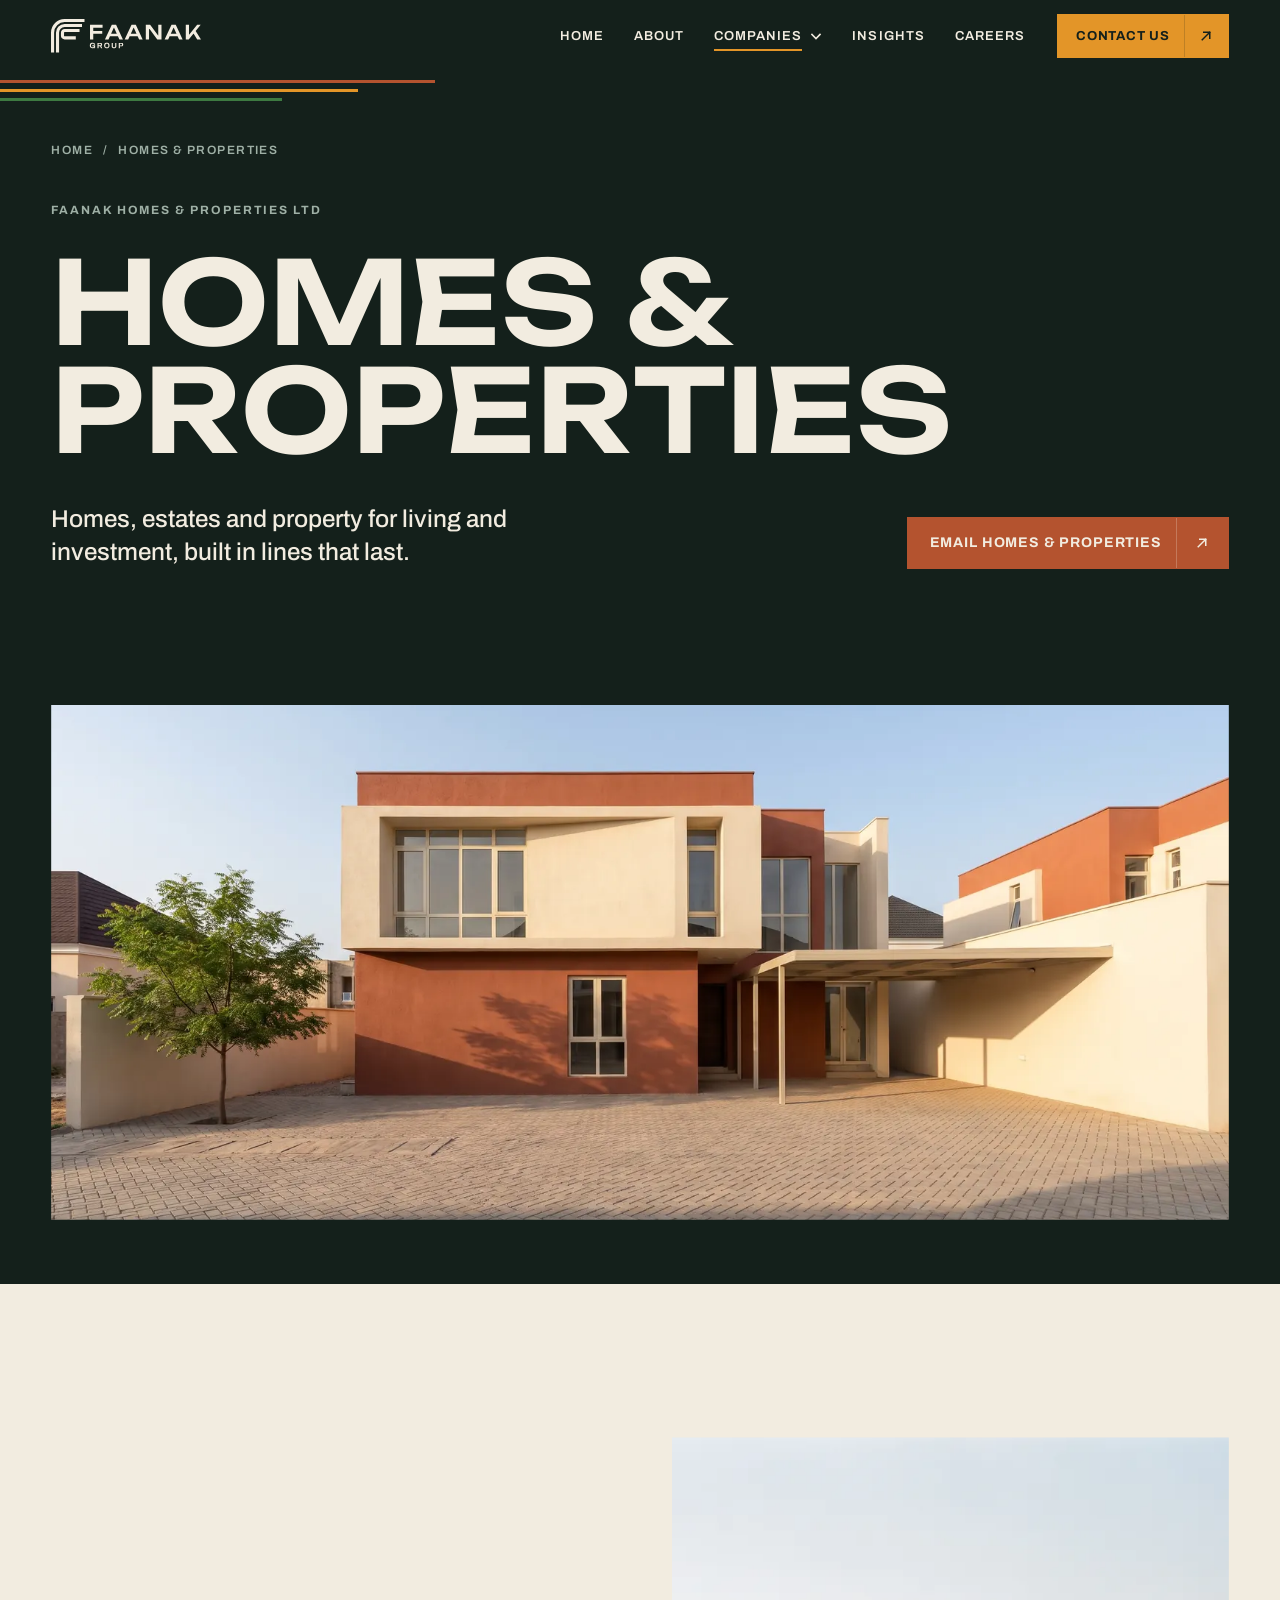
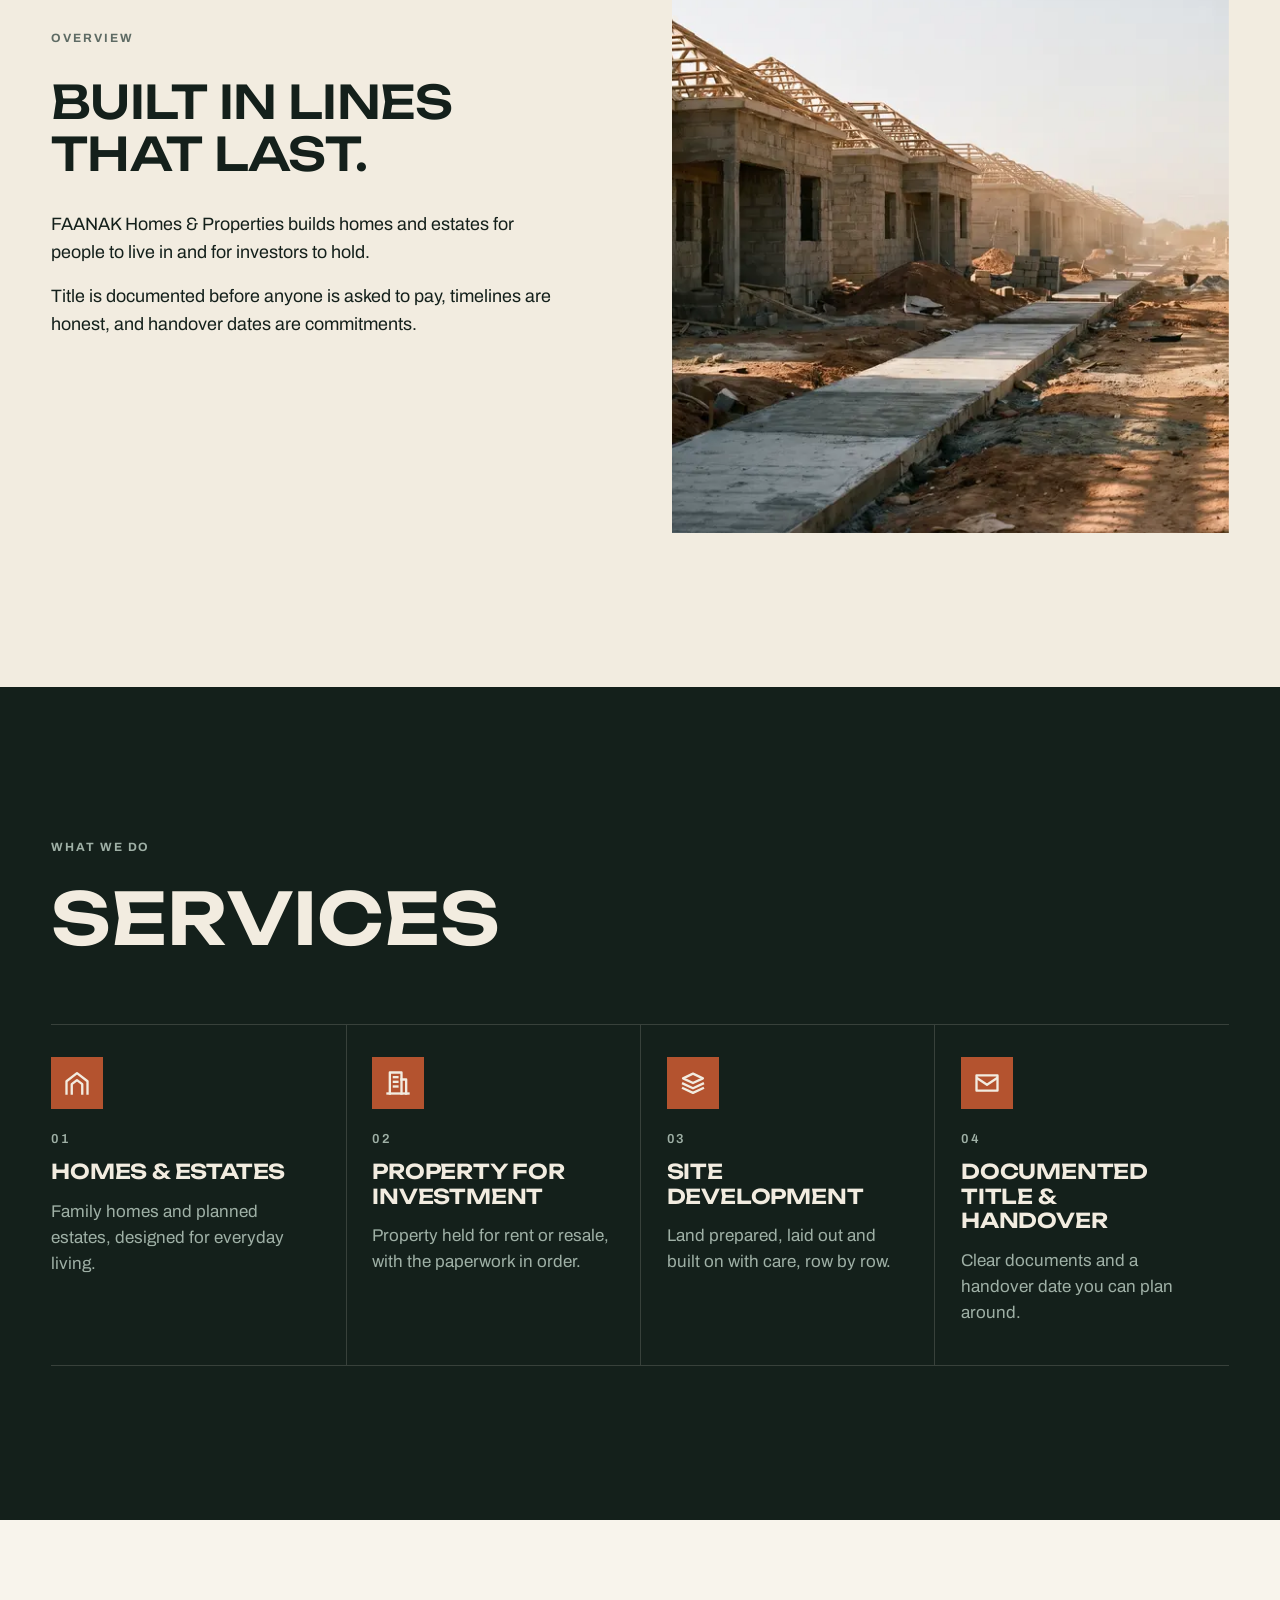
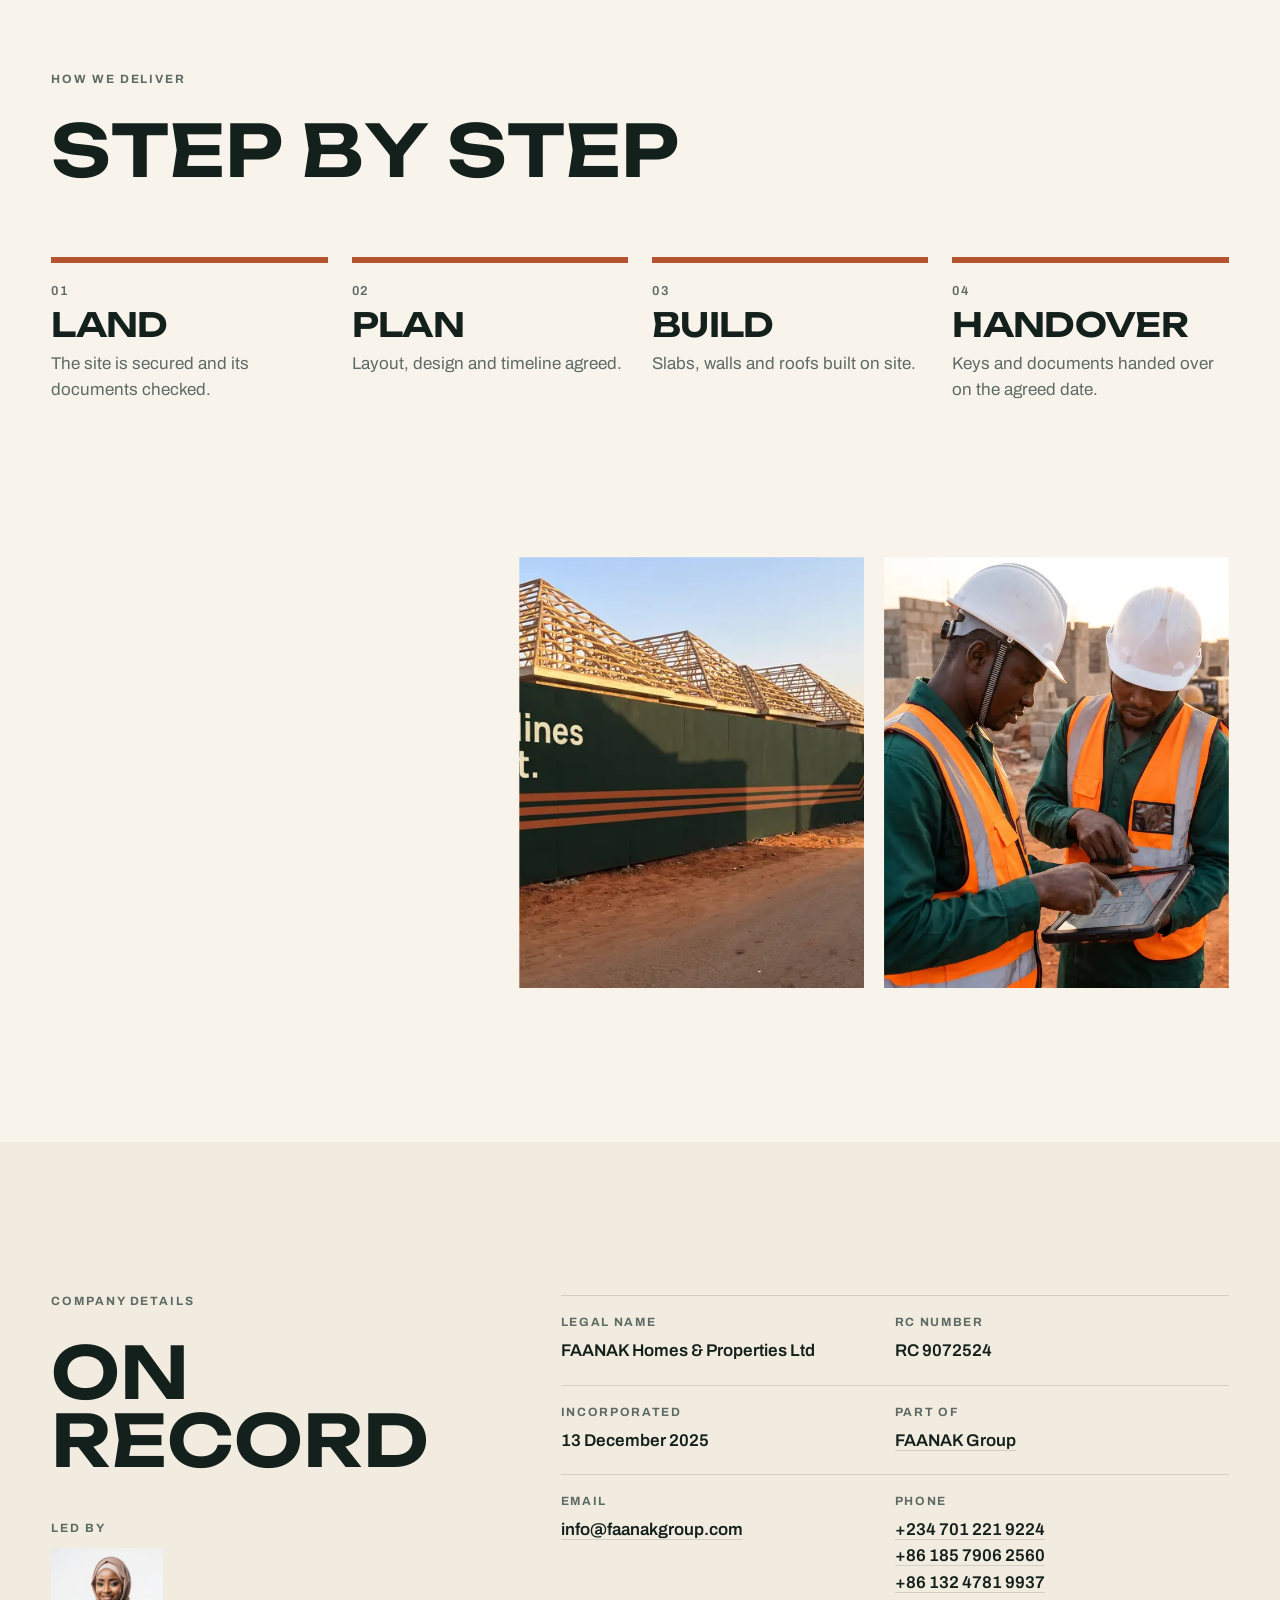
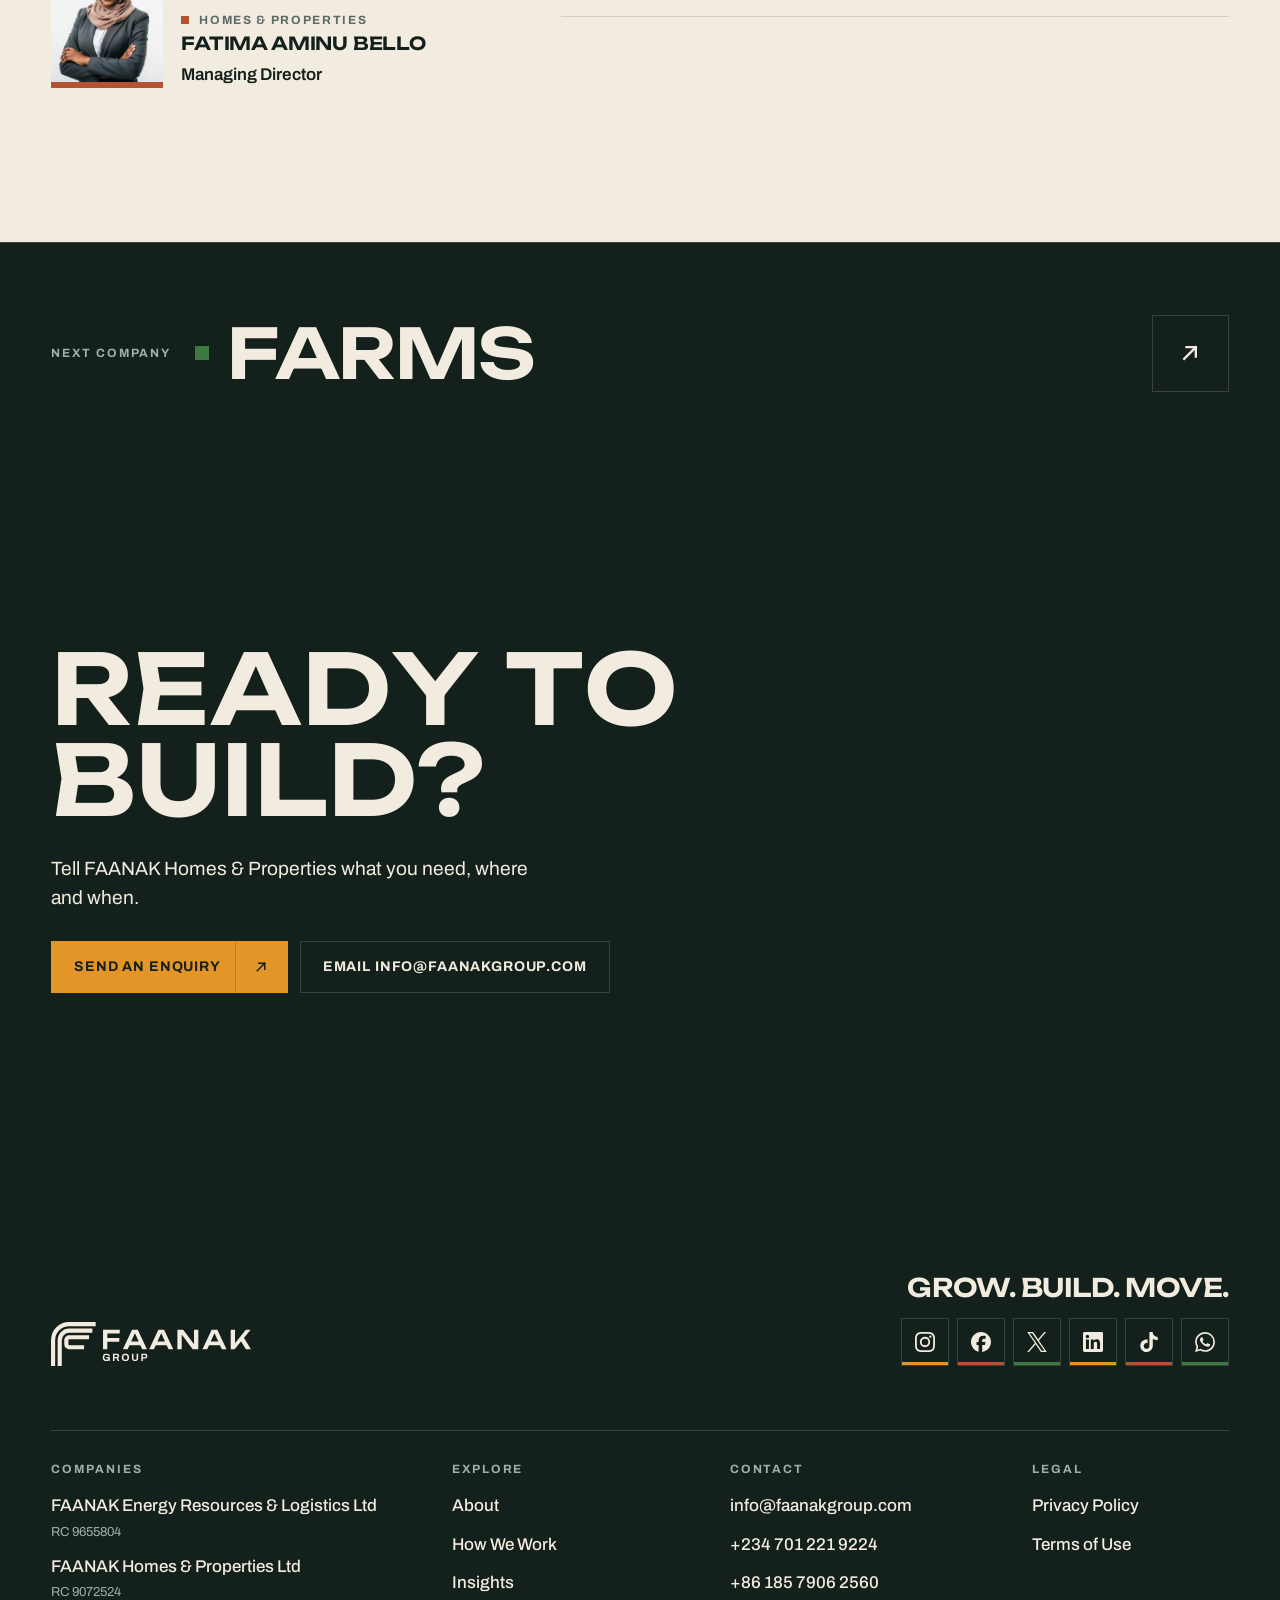
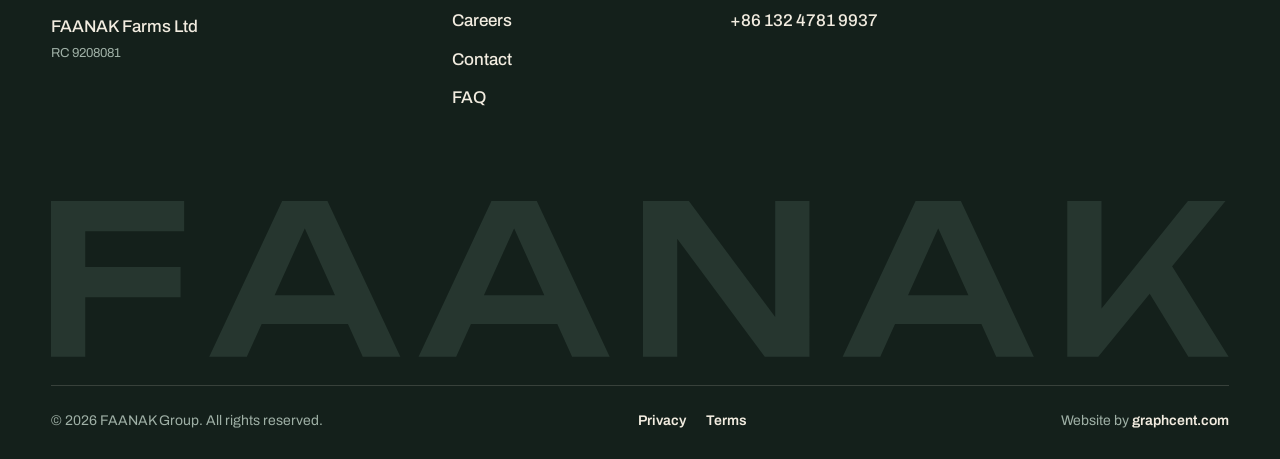
<file: homes-properties.html>
<!doctype html>
<html lang="en-NG">
<head>
<meta charset="utf-8">
<meta name="viewport" content="width=device-width, initial-scale=1, viewport-fit=cover">
<title>FAANAK Homes &amp; Properties | FAANAK Homes &amp; Properties Ltd</title>
<meta name="description" content="FAANAK Homes &amp; Properties Ltd (RC 9072524): Homes, estates and property for living and investment, built in lines that last.">
<meta name="theme-color" content="#14201B">
<link rel="canonical" href="https://4hm4di.github.io/faanakgroup/homes-properties.html">
<meta property="og:type" content="website">
<meta property="og:site_name" content="FAANAK Group">
<meta property="og:title" content="FAANAK Homes &amp; Properties | FAANAK Homes &amp; Properties Ltd">
<meta property="og:description" content="FAANAK Homes &amp; Properties Ltd (RC 9072524): Homes, estates and property for living and investment, built in lines that last.">
<meta property="og:url" content="https://4hm4di.github.io/faanakgroup/homes-properties.html">
<meta property="og:image" content="https://4hm4di.github.io/faanakgroup/assets/img/og-image.jpg">
<meta name="twitter:card" content="summary_large_image">
<link rel="icon" href="favicon.ico" sizes="any">
<link rel="icon" href="favicon.svg" type="image/svg+xml">
<link rel="apple-touch-icon" href="apple-touch-icon.png">
<link rel="preload" href="assets/fonts/Unbounded-var.woff2" as="font" type="font/woff2" crossorigin>
<link rel="preload" href="assets/fonts/Archivo-var.woff2" as="font" type="font/woff2" crossorigin>
<link rel="stylesheet" href="assets/css/site.css">
<script>document.documentElement.classList.add('js');setTimeout(function(){var d=document.documentElement;if(!d.classList.contains('ready'))d.classList.remove('js');},4000);</script>
<script src="assets/js/site.js" defer></script>
</head><body data-page="homes-properties">
<svg xmlns="http://www.w3.org/2000/svg" style="display:none"><symbol id="i-phone" viewBox="0 0 24 24" fill="none" stroke="currentColor" stroke-width="2" stroke-linecap="square" stroke-linejoin="round"><path d="M6.5,3 H9.2 L10.6,7.4 L8.6,9 C9.7,11.6 12.4,14.3 15,15.4 L16.6,13.4 L21,14.8 V17.5 C21,19.4 19.4,21 17.5,21 C10,21 3,14 3,6.5 C3,4.6 4.6,3 6.5,3 Z"/></symbol><symbol id="i-mobile" viewBox="0 0 24 24" fill="none" stroke="currentColor" stroke-width="2" stroke-linecap="square" stroke-linejoin="round"><path d="M7,2.5 H17 V21.5 H7 Z"/><path d="M11,18 H13"/></symbol><symbol id="i-email" viewBox="0 0 24 24" fill="none" stroke="currentColor" stroke-width="2" stroke-linecap="square" stroke-linejoin="round"><path d="M3,5.5 H21 V18.5 H3 Z"/><path d="M3,7.5 L12,13.5 L21,7.5" stroke-linecap="butt"/></symbol><symbol id="i-web" viewBox="0 0 24 24" fill="none" stroke="currentColor" stroke-width="2" stroke-linecap="square" stroke-linejoin="round"><path d="M21,12 A9,9 0 1,1 3,12 A9,9 0 1,1 21,12 Z"/><path d="M12,3 C8.3,6.2 8.3,17.8 12,21" stroke-linecap="butt"/><path d="M12,3 C15.7,6.2 15.7,17.8 12,21" stroke-linecap="butt"/><path d="M3,12 H21" stroke-linecap="butt"/></symbol><symbol id="i-location" viewBox="0 0 24 24" fill="none" stroke="currentColor" stroke-width="2" stroke-linecap="square" stroke-linejoin="round"><path d="M12,21.5 C12,21.5 4.5,14.6 4.5,9.5 A7.5,7.5 0 0,1 19.5,9.5 C19.5,14.6 12,21.5 12,21.5 Z"/><path d="M14.5,9.5 A2.5,2.5 0 1,1 9.5,9.5 A2.5,2.5 0 1,1 14.5,9.5 Z"/></symbol><symbol id="i-chat" viewBox="0 0 24 24" fill="none" stroke="currentColor" stroke-width="2" stroke-linecap="square" stroke-linejoin="round"><path d="M3.5,4.5 H20.5 V16 H11.5 L7,20 V16 H3.5 Z"/><path d="M7.5,8.5 H16.5"/><path d="M7.5,12 H13.5"/></symbol><symbol id="i-social" viewBox="0 0 24 24" fill="none" stroke="currentColor" stroke-width="2" stroke-linecap="square" stroke-linejoin="round"><path d="M20.1,5.5 A2.6,2.6 0 1,1 14.9,5.5 A2.6,2.6 0 1,1 20.1,5.5 Z"/><path d="M9.1,12 A2.6,2.6 0 1,1 3.9,12 A2.6,2.6 0 1,1 9.1,12 Z"/><path d="M20.1,18.5 A2.6,2.6 0 1,1 14.9,18.5 A2.6,2.6 0 1,1 20.1,18.5 Z"/><path d="M8.74,10.68 L15.26,6.82" stroke-linecap="butt"/><path d="M8.74,13.32 L15.26,17.18" stroke-linecap="butt"/></symbol><symbol id="i-energy" viewBox="0 0 24 24" fill="none" stroke="currentColor" stroke-width="2" stroke-linecap="square" stroke-linejoin="round"><path d="M13.5,2.5 L5,13.5 H11.5 L10.5,21.5 L19,10.5 H12.5 Z"/></symbol><symbol id="i-fuel" viewBox="0 0 24 24" fill="none" stroke="currentColor" stroke-width="2" stroke-linecap="square" stroke-linejoin="round"><path d="M12,2.5 C12,2.5 5.5,10.2 5.5,14.5 A6.5,6.5 0 0,0 18.5,14.5 C18.5,10.2 12,2.5 12,2.5 Z"/><path d="M9,15 C9,16.7 10.3,18 12,18"/></symbol><symbol id="i-logistics" viewBox="0 0 24 24" fill="none" stroke="currentColor" stroke-width="2" stroke-linecap="square" stroke-linejoin="round"><path d="M2.5,6 H14 V17"/><path d="M2.5,6 V17 H4" stroke-linecap="butt"/><path d="M8,17 H15" stroke-linecap="butt"/><path d="M14,9.5 H18 L21.5,13 V17 H19" stroke-linecap="butt"/><path d="M8,17.5 A2,2 0 1,1 4,17.5 A2,2 0 1,1 8,17.5 Z"/><path d="M19,17.5 A2,2 0 1,1 15,17.5 A2,2 0 1,1 19,17.5 Z"/></symbol><symbol id="i-homes" viewBox="0 0 24 24" fill="none" stroke="currentColor" stroke-width="2" stroke-linecap="square" stroke-linejoin="round"><path d="M3,21 V10.5 L12,3.5 L21,10.5 V21"/><path d="M7.5,21 V13 L12,9.5 L16.5,13 V21"/></symbol><symbol id="i-properties" viewBox="0 0 24 24" fill="none" stroke="currentColor" stroke-width="2" stroke-linecap="square" stroke-linejoin="round"><path d="M5,21 V3 H15 V21"/><path d="M15,9 H19 V21"/><path d="M8.5,7 H11.5"/><path d="M8.5,11 H11.5"/><path d="M8.5,15 H11.5"/><path d="M3,21 H21"/></symbol><symbol id="i-land" viewBox="0 0 24 24" fill="none" stroke="currentColor" stroke-width="2" stroke-linecap="square" stroke-linejoin="round"><path d="M3.5,8 L12,4 L20.5,8 L12,12 Z"/><path d="M3.5,12.5 L12,16.5 L20.5,12.5"/><path d="M3.5,16.5 L12,20.5 L20.5,16.5"/></symbol><symbol id="i-farms" viewBox="0 0 24 24" fill="none" stroke="currentColor" stroke-width="2" stroke-linecap="square" stroke-linejoin="round"><path d="M12,21 V11"/><path d="M12,14 C12,10.2 9.2,8 5,8 C5,11.8 7.8,14 12,14 Z"/><path d="M12,11 C12,7 14.8,4 19,4 C19,8 16.2,11 12,11 Z"/><path d="M6,21 H18"/></symbol><symbol id="i-produce" viewBox="0 0 24 24" fill="none" stroke="currentColor" stroke-width="2" stroke-linecap="square" stroke-linejoin="round"><path d="M12,22 V4"/><path d="M8,5.5 L12,9 L16,5.5"/><path d="M8,10 L12,13.5 L16,10"/><path d="M8,14.5 L12,18 L16,14.5"/></symbol><symbol id="i-fields" viewBox="0 0 24 24" fill="none" stroke="currentColor" stroke-width="2" stroke-linecap="square" stroke-linejoin="round"><path d="M3,7.5 C6,5.5 9,9.5 12,7.5 C15,5.5 18,9.5 21,7.5"/><path d="M3,12 C6,10 9,14 12,12 C15,10 18,14 21,12"/><path d="M3,16.5 C6,14.5 9,18.5 12,16.5 C15,14.5 18,18.5 21,16.5"/></symbol><symbol id="i-arrow" viewBox="0 0 24 24" fill="none" stroke="currentColor" stroke-width="2" stroke-linecap="square" stroke-linejoin="round"><path d="M7 17 L17 7"/><path d="M9 7 H17 V15"/></symbol><symbol id="i-plus" viewBox="0 0 24 24" fill="none" stroke="currentColor" stroke-width="2" stroke-linecap="square"><path d="M12 5 V19"/><path d="M5 12 H19"/></symbol><symbol id="s-instagram" viewBox="0 0 24 24" fill="currentColor"><path d="M7.0301.084c-1.2768.0602-2.1487.264-2.911.5634-.7888.3075-1.4575.72-2.1228 1.3877-.6652.6677-1.075 1.3368-1.3802 2.127-.2954.7638-.4956 1.6365-.552 2.914-.0564 1.2775-.0689 1.6882-.0626 4.947.0062 3.2586.0206 3.6671.0825 4.9473.061 1.2765.264 2.1482.5635 2.9107.308.7889.72 1.4573 1.388 2.1228.6679.6655 1.3365 1.0743 2.1285 1.38.7632.295 1.6361.4961 2.9134.552 1.2773.056 1.6884.069 4.9462.0627 3.2578-.0062 3.668-.0207 4.9478-.0814 1.28-.0607 2.147-.2652 2.9098-.5633.7889-.3086 1.4578-.72 2.1228-1.3881.665-.6682 1.0745-1.3378 1.3795-2.1284.2957-.7632.4966-1.636.552-2.9124.056-1.2809.0692-1.6898.063-4.948-.0063-3.2583-.021-3.6668-.0817-4.9465-.0607-1.2797-.264-2.1487-.5633-2.9117-.3084-.7889-.72-1.4568-1.3876-2.1228C21.2982 1.33 20.628.9208 19.8378.6165 19.074.321 18.2017.1197 16.9244.0645 15.6471.0093 15.236-.005 11.977.0014 8.718.0076 8.31.0215 7.0301.0839m.1402 21.6932c-1.17-.0509-1.8053-.2453-2.2287-.408-.5606-.216-.96-.4771-1.3819-.895-.422-.4178-.6811-.8186-.9-1.378-.1644-.4234-.3624-1.058-.4171-2.228-.0595-1.2645-.072-1.6442-.079-4.848-.007-3.2037.0053-3.583.0607-4.848.05-1.169.2456-1.805.408-2.2282.216-.5613.4762-.96.895-1.3816.4188-.4217.8184-.6814 1.3783-.9003.423-.1651 1.0575-.3614 2.227-.4171 1.2655-.06 1.6447-.072 4.848-.079 3.2033-.007 3.5835.005 4.8495.0608 1.169.0508 1.8053.2445 2.228.408.5608.216.96.4754 1.3816.895.4217.4194.6816.8176.9005 1.3787.1653.4217.3617 1.056.4169 2.2263.0602 1.2655.0739 1.645.0796 4.848.0058 3.203-.0055 3.5834-.061 4.848-.051 1.17-.245 1.8055-.408 2.2294-.216.5604-.4763.96-.8954 1.3814-.419.4215-.8181.6811-1.3783.9-.4224.1649-1.0577.3617-2.2262.4174-1.2656.0595-1.6448.072-4.8493.079-3.2045.007-3.5825-.006-4.848-.0608M16.953 5.5864A1.44 1.44 0 1 0 18.39 4.144a1.44 1.44 0 0 0-1.437 1.4424M5.8385 12.012c.0067 3.4032 2.7706 6.1557 6.173 6.1493 3.4026-.0065 6.157-2.7701 6.1506-6.1733-.0065-3.4032-2.771-6.1565-6.174-6.1498-3.403.0067-6.156 2.771-6.1496 6.1738M8 12.0077a4 4 0 1 1 4.008 3.9921A3.9996 3.9996 0 0 1 8 12.0077"/></symbol><symbol id="s-facebook" viewBox="0 0 24 24" fill="currentColor"><path d="M9.101 23.691v-7.98H6.627v-3.667h2.474v-1.58c0-4.085 1.848-5.978 5.858-5.978.401 0 .955.042 1.468.103a8.68 8.68 0 0 1 1.141.195v3.325a8.623 8.623 0 0 0-.653-.036 26.805 26.805 0 0 0-.733-.009c-.707 0-1.259.096-1.675.309a1.686 1.686 0 0 0-.679.622c-.258.42-.374.995-.374 1.752v1.297h3.919l-.386 2.103-.287 1.564h-3.246v8.245C19.396 23.238 24 18.179 24 12.044c0-6.627-5.373-12-12-12s-12 5.373-12 12c0 5.628 3.874 10.35 9.101 11.647Z"/></symbol><symbol id="s-x" viewBox="0 0 24 24" fill="currentColor"><path d="M14.234 10.162 22.977 0h-2.072l-7.591 8.824L7.251 0H.258l9.168 13.343L.258 24H2.33l8.016-9.318L16.749 24h6.993zm-2.837 3.299-.929-1.329L3.076 1.56h3.182l5.965 8.532.929 1.329 7.754 11.09h-3.182z"/></symbol><symbol id="s-tiktok" viewBox="0 0 24 24" fill="currentColor"><path d="M12.525.02c1.31-.02 2.61-.01 3.91-.02.08 1.53.63 3.09 1.75 4.17 1.12 1.11 2.7 1.62 4.24 1.79v4.03c-1.44-.05-2.89-.35-4.2-.97-.57-.26-1.1-.59-1.62-.93-.01 2.92.01 5.84-.02 8.75-.08 1.4-.54 2.79-1.35 3.94-1.31 1.92-3.58 3.17-5.91 3.21-1.43.08-2.86-.31-4.08-1.03-2.02-1.19-3.44-3.37-3.65-5.71-.02-.5-.03-1-.01-1.49.18-1.9 1.12-3.72 2.58-4.96 1.66-1.44 3.98-2.13 6.15-1.72.02 1.48-.04 2.96-.04 4.44-.99-.32-2.15-.23-3.02.37-.63.41-1.11 1.04-1.36 1.75-.21.51-.15 1.07-.14 1.61.24 1.64 1.82 3.02 3.5 2.87 1.12-.01 2.19-.66 2.77-1.61.19-.33.4-.67.41-1.06.1-1.79.06-3.57.07-5.36.01-4.03-.01-8.05.02-12.07z"/></symbol><symbol id="s-whatsapp" viewBox="0 0 24 24" fill="currentColor"><path d="M17.472 14.382c-.297-.149-1.758-.867-2.03-.967-.273-.099-.471-.148-.67.15-.197.297-.767.966-.94 1.164-.173.199-.347.223-.644.075-.297-.15-1.255-.463-2.39-1.475-.883-.788-1.48-1.761-1.653-2.059-.173-.297-.018-.458.13-.606.134-.133.298-.347.446-.52.149-.174.198-.298.298-.497.099-.198.05-.371-.025-.52-.075-.149-.669-1.612-.916-2.207-.242-.579-.487-.5-.669-.51-.173-.008-.371-.01-.57-.01-.198 0-.52.074-.792.372-.272.297-1.04 1.016-1.04 2.479 0 1.462 1.065 2.875 1.213 3.074.149.198 2.096 3.2 5.077 4.487.709.306 1.262.489 1.694.625.712.227 1.36.195 1.871.118.571-.085 1.758-.719 2.006-1.413.248-.694.248-1.289.173-1.413-.074-.124-.272-.198-.57-.347m-5.421 7.403h-.004a9.87 9.87 0 01-5.031-1.378l-.361-.214-3.741.982.998-3.648-.235-.374a9.86 9.86 0 01-1.51-5.26c.001-5.45 4.436-9.884 9.888-9.884 2.64 0 5.122 1.03 6.988 2.898a9.825 9.825 0 012.893 6.994c-.003 5.45-4.437 9.884-9.885 9.884m8.413-18.297A11.815 11.815 0 0012.05 0C5.495 0 .16 5.335.157 11.892c0 2.096.547 4.142 1.588 5.945L.057 24l6.305-1.654a11.882 11.882 0 005.683 1.448h.005c6.554 0 11.89-5.335 11.893-11.893a11.821 11.821 0 00-3.48-8.413Z"/></symbol><symbol id="s-linkedin" viewBox="0 0 24 24" fill="currentColor"><path d="M20.447 20.452h-3.554v-5.569c0-1.328-.027-3.037-1.852-3.037-1.853 0-2.136 1.445-2.136 2.939v5.667H9.351V9h3.414v1.561h.046c.477-.9 1.637-1.85 3.37-1.85 3.601 0 4.267 2.37 4.267 5.455v6.286zM5.337 7.433c-1.144 0-2.063-.926-2.063-2.065 0-1.138.92-2.063 2.063-2.063 1.14 0 2.064.925 2.064 2.063 0 1.139-.925 2.065-2.064 2.065zm1.782 13.019H3.555V9h3.564v11.452zM22.225 0H1.771C.792 0 0 .774 0 1.729v20.542C0 23.227.792 24 1.771 24h20.451C23.2 24 24 23.227 24 22.271V1.729C24 .774 23.2 0 22.222 0h.003z"/></symbol></svg>
<a class="skip" href="#main">Skip to content</a>
<header class="header" data-header>
  <div class="header__inner wrap">
    <a class="header__logo" href="index.html" aria-label="FAANAK Group home"><svg class="logo" role="img" aria-hidden="true" focusable="false" xmlns="http://www.w3.org/2000/svg" viewBox="0 0 447.92 100.00"><g transform="translate(0.000,0.000) scale(1.40331)"><path d="M154.391,226.579 H115.462 A25.733,25.733 0 0 0 89.729,252.312 V291.241" transform="translate(-86.430,-223.280)" fill="none" stroke="currentColor" stroke-width="6.598148148148148" stroke-linecap="square" stroke-linejoin="round"/><path d="M149.112,237.136 H115.462 A15.176,15.176 0 0 0 100.286,252.312 V291.241" transform="translate(-86.430,-223.280)" fill="none" stroke="currentColor" stroke-width="6.598148148148148" stroke-linecap="square" stroke-linejoin="round"/><path d="M143.834,247.693 H115.462 A4.619,4.619 0 0 0 110.843,252.312 V258.910 A4.619,4.619 0 0 0 115.462,263.529 H135.916" transform="translate(-86.430,-223.280)" fill="none" stroke="currentColor" stroke-width="6.598148148148148" stroke-linecap="square" stroke-linejoin="round"/><path d="M172.88,249.97h22.57v6.04h-22.57v-6.04ZM196.16,236.73v6.08h-23.2l3.37-3.62v28.78h-6.87v-31.24h26.7ZM209.36,261.38v-5.75h21.66v5.75h-21.66ZM224.9,236.73l14.62,31.24h-7.54l-12.79-28.36h2.33l-12.79,28.36h-7.54l14.62-31.24h9.08ZM251.35,261.38v-5.75h21.66v5.75h-21.66ZM266.88,236.73l14.62,31.24h-7.54l-12.79-28.36h2.33l-12.79,28.36h-7.54l14.62-31.24h9.08ZM317.15,263.3l-2.46.37v-26.95h6.87v31.24h-8.95l-19.99-26.95,2.42-.37v27.32h-6.87v-31.24h9.2l19.78,26.57ZM336.4,261.38v-5.75h21.66v5.75h-21.66ZM351.93,236.73l14.62,31.24h-7.54l-12.79-28.36h2.33l-12.79,28.36h-7.54l14.62-31.24h9.08ZM373.26,267.96v-31.24h6.87v25.49l-2-1.42,19.33-24.07h7.54l-25.53,31.24h-6.21ZM388.17,252.68l5.08-4.54,12.37,19.83h-8.08l-9.37-15.29Z" transform="translate(-86.430,-224.422)" fill="currentColor"/><path d="M174.58,286.75c-1.78,0-3.15-.47-4.11-1.42-.96-.95-1.44-2.42-1.44-4.42,0-1.33.23-2.42.69-3.29s1.13-1.5,2.01-1.93c.88-.42,1.93-.63,3.16-.63.74,0,1.43.08,2.08.25s1.22.42,1.72.76c.5.34.89.77,1.17,1.28.28.51.42,1.12.42,1.82h-2.49c0-.34-.07-.64-.22-.91-.15-.26-.35-.48-.62-.66-.26-.18-.57-.31-.91-.4s-.7-.13-1.07-.13c-.57,0-1.07.07-1.5.22s-.78.37-1.06.68c-.28.3-.49.68-.63,1.13-.14.45-.21.97-.21,1.56v.49c0,.82.12,1.5.36,2.03.24.53.6.92,1.09,1.18.48.26,1.08.39,1.8.39.59,0,1.12-.09,1.57-.27.46-.18.81-.44,1.07-.78.26-.34.39-.76.39-1.25v-.12h-3.38v-1.88h5.81v6.11h-1.61l-.21-1.22c-.33.32-.68.58-1.06.79-.38.21-.8.37-1.26.47-.46.1-.98.16-1.55.16ZM185.28,286.55v-11.3h6.19c.83,0,1.53.15,2.08.44.55.3.97.71,1.24,1.24.27.53.41,1.14.41,1.84,0,.74-.16,1.39-.49,1.95-.33.57-.81,1-1.43,1.29l2.31,4.53h-2.72l-1.99-4.12h-3.15v4.12h-2.45ZM187.74,280.49h3.41c.49,0,.88-.15,1.15-.45.27-.3.41-.71.41-1.23,0-.33-.06-.61-.18-.85-.12-.24-.3-.41-.53-.54s-.52-.18-.86-.18h-3.41v3.25ZM205.21,286.75c-1.2,0-2.23-.21-3.1-.64-.87-.43-1.53-1.08-1.99-1.94-.46-.87-.69-1.95-.69-3.26s.23-2.42.69-3.29,1.13-1.5,1.99-1.93c.87-.42,1.9-.63,3.1-.63s2.26.21,3.12.63c.86.42,1.52,1.07,1.98,1.93.46.86.69,1.96.69,3.29s-.23,2.39-.69,3.26c-.46.87-1.12,1.52-1.98,1.94-.86.43-1.9.64-3.12.64ZM205.21,284.74c.54,0,1.01-.08,1.42-.23.41-.15.75-.38,1.02-.69.27-.31.48-.68.63-1.13.14-.44.21-.95.21-1.52v-.51c0-.58-.07-1.1-.21-1.55-.14-.45-.35-.83-.63-1.13-.27-.3-.61-.53-1.02-.68-.41-.15-.88-.23-1.42-.23s-.99.08-1.4.23c-.41.15-.75.38-1.02.68-.27.3-.48.68-.62,1.13-.14.45-.21.97-.21,1.55v.51c0,.57.07,1.08.21,1.52s.34.82.62,1.13c.27.31.61.54,1.02.69.41.15.87.23,1.4.23ZM220.53,286.75c-1.03,0-1.92-.16-2.66-.49-.74-.33-1.31-.83-1.7-1.49-.4-.66-.59-1.49-.59-2.48v-7.03h2.47v6.97c0,.81.21,1.44.64,1.87.43.43,1.04.65,1.84.65s1.42-.22,1.85-.65.65-1.06.65-1.87v-6.97h2.47v7.03c0,.99-.2,1.81-.59,2.48-.4.66-.96,1.16-1.7,1.49-.74.33-1.63.49-2.68.49ZM230.6,286.55v-11.3h5.88c.81,0,1.49.15,2.03.45.54.3.96.72,1.24,1.27.28.54.42,1.19.42,1.94s-.15,1.4-.44,1.95c-.29.55-.72.99-1.28,1.29-.56.31-1.25.46-2.06.46h-3.34v3.94h-2.45ZM233.05,280.61h3.01c.52,0,.91-.15,1.19-.44.28-.3.42-.71.42-1.24,0-.36-.06-.66-.18-.91-.12-.24-.3-.43-.54-.56-.24-.13-.54-.2-.9-.2h-3.01v3.34Z" transform="translate(-86.430,-224.422)" fill="currentColor"/></g></svg></a>
    <nav class="nav" aria-label="Main"><a href="index.html">Home</a>
      <a href="about.html">About</a>
      <div class="nav__dd" data-dd>
        <button class="nav__btn is-current" type="button" aria-expanded="false" aria-controls="dd-companies" data-dd-btn>Companies<svg class="nav__chev" viewBox="0 0 12 12" aria-hidden="true" focusable="false"><path d="M2 4.5 6 8.5 10 4.5" fill="none" stroke="currentColor" stroke-width="1.6" stroke-linecap="square"/></svg></button>
        <div class="dd" id="dd-companies" data-dd-panel>
          <div class="dd__inner wrap">
            <div class="dd__head"><p class="dd__k">Our Companies</p><p class="dd__lead">Three registered companies, one standard.</p>
              <a class="link" href="index.html#companies">See all three <span aria-hidden="true"><svg class="ico" aria-hidden="true" focusable="false"><use href="#i-arrow"/></svg></span></a></div>
            <ul class="dd__grid"><li><a class="dd__card dd__card--amber" href="energy-logistics.html">
        <span class="badge badge--amber"><svg class="ico" aria-hidden="true" focusable="false"><use href="#i-energy"/></svg></span>
        <span class="dd__txt"><span class="dd__name">Energy &amp; Logistics</span><span class="dd__desc">Energy and goods, moved safely and on schedule.</span><span class="dd__rc">RC 9655804</span></span>
        <span class="dd__arrow" aria-hidden="true"><svg class="ico" aria-hidden="true" focusable="false"><use href="#i-arrow"/></svg></span></a></li><li><a class="dd__card dd__card--laterite" href="homes-properties.html" aria-current="page">
        <span class="badge badge--laterite"><svg class="ico" aria-hidden="true" focusable="false"><use href="#i-homes"/></svg></span>
        <span class="dd__txt"><span class="dd__name">Homes &amp; Properties</span><span class="dd__desc">Built in lines that last.</span><span class="dd__rc">RC 9072524</span></span>
        <span class="dd__arrow" aria-hidden="true"><svg class="ico" aria-hidden="true" focusable="false"><use href="#i-arrow"/></svg></span></a></li><li><a class="dd__card dd__card--green" href="farms.html">
        <span class="badge badge--green"><svg class="ico" aria-hidden="true" focusable="false"><use href="#i-farms"/></svg></span>
        <span class="dd__txt"><span class="dd__name">Farms</span><span class="dd__desc">From our rows to your market.</span><span class="dd__rc">RC 9208081</span></span>
        <span class="dd__arrow" aria-hidden="true"><svg class="ico" aria-hidden="true" focusable="false"><use href="#i-arrow"/></svg></span></a></li></ul>
          </div>
        </div>
      </div>
      <a href="insights.html">Insights</a>
      <a href="careers.html">Careers</a></nav>
    <a class="btn btn--amber btn--sm header__cta" href="contact.html"><span>Contact Us</span><span class="btn__icon" aria-hidden="true"><svg class="ico" aria-hidden="true" focusable="false"><use href="#i-arrow"/></svg></span></a>
    <button class="menu-btn" type="button" aria-expanded="false" aria-controls="menu" aria-label="Open menu" data-menu-btn>
      <span></span><span></span><span></span>
    </button>
  </div>
</header>
<div class="menu" id="menu" data-menu hidden>
  <nav class="menu__nav wrap" aria-label="Mobile"><a href="index.html">Home</a><a href="about.html">About</a>
      <div class="menu__group"><p class="menu__label">Companies</p><ul class="menu__cards"><li><a class="dd__card dd__card--amber" href="energy-logistics.html">
        <span class="badge badge--amber"><svg class="ico" aria-hidden="true" focusable="false"><use href="#i-energy"/></svg></span>
        <span class="dd__txt"><span class="dd__name">Energy &amp; Logistics</span><span class="dd__desc">Energy and goods, moved safely and on schedule.</span><span class="dd__rc">RC 9655804</span></span>
        <span class="dd__arrow" aria-hidden="true"><svg class="ico" aria-hidden="true" focusable="false"><use href="#i-arrow"/></svg></span></a></li><li><a class="dd__card dd__card--laterite" href="homes-properties.html" aria-current="page">
        <span class="badge badge--laterite"><svg class="ico" aria-hidden="true" focusable="false"><use href="#i-homes"/></svg></span>
        <span class="dd__txt"><span class="dd__name">Homes &amp; Properties</span><span class="dd__desc">Built in lines that last.</span><span class="dd__rc">RC 9072524</span></span>
        <span class="dd__arrow" aria-hidden="true"><svg class="ico" aria-hidden="true" focusable="false"><use href="#i-arrow"/></svg></span></a></li><li><a class="dd__card dd__card--green" href="farms.html">
        <span class="badge badge--green"><svg class="ico" aria-hidden="true" focusable="false"><use href="#i-farms"/></svg></span>
        <span class="dd__txt"><span class="dd__name">Farms</span><span class="dd__desc">From our rows to your market.</span><span class="dd__rc">RC 9208081</span></span>
        <span class="dd__arrow" aria-hidden="true"><svg class="ico" aria-hidden="true" focusable="false"><use href="#i-arrow"/></svg></span></a></li></ul></div>
      <a href="index.html#how-we-work">How We Work</a><a href="insights.html">Insights</a><a href="careers.html">Careers</a><a href="contact.html">Contact</a></nav>
  <div class="menu__foot wrap">
    <a href="mailto:info@faanakgroup.com">info@faanakgroup.com</a>
    <a href="tel:+2347012219224">+234&nbsp;701&nbsp;221&nbsp;9224</a>
  </div>
</div>
<main id="main">
<section class="hero page-hero dark" aria-labelledby="page-title">
  <div class="hero__lanes" aria-hidden="true"><span style="background:var(--laterite)"></span><span style="background:var(--amber)"></span><span style="background:var(--green)"></span></div>
  <div class="wrap">
    <nav class="crumbs" aria-label="Breadcrumb"><a href="index.html">Home</a><span aria-hidden="true">/</span><span aria-current="page">Homes &amp; Properties</span></nav>
    <p class="kicker">FAANAK Homes & Properties Ltd</p>
    <h1 class="title page-hero__title" id="page-title" data-split="chars">Homes &amp;<br>Properties</h1>
    <div class="hero__row page-hero__row">
      <p class="hero__lead" data-split="words">Homes, estates and property for living and investment, built in lines that last.</p>
      <div class="hero__actions"><a class="btn btn--laterite" href="mailto:info@faanakgroup.com?subject=Enquiry%20for%20FAANAK%20Homes%20%26%20Properties"><span>Email Homes &amp; Properties</span><span class="btn__icon" aria-hidden="true"><svg class="ico" aria-hidden="true" focusable="false"><use href="#i-arrow"/></svg></span></a></div>
    </div>
  </div>
  <div class="hero__media wrap"><div class="hero__frame hero__frame--page" data-reveal="clip">
      <picture><source type="image/webp" srcset="assets/img/homes-house-960.webp 960w, assets/img/homes-house-1600.webp 1600w" sizes="(max-width: 1400px) 100vw, 1400px"><img class="hero__img" src="assets/img/homes-house-1600.jpg" width="1600" height="893" alt="A newly completed two-storey home with laterite-red walls" loading="eager" decoding="sync" fetchpriority="high"></picture></div></div>
</section>
<section class="overview section" aria-labelledby="ov-title">
  <div class="wrap overview__grid">
    <div><p class="kicker">Overview</p><h2 class="statement" id="ov-title" data-split="words">Built in lines that last.</h2>
      <div class="overview__body" data-reveal><p>FAANAK Homes &amp; Properties builds homes and estates for people to live in and for investors to hold.</p><p>Title is documented before anyone is asked to pay, timelines are honest, and handover dates are commitments.</p></div>
    </div>
    <figure class="overview__img" data-reveal="clip"><picture><source type="image/webp" srcset="assets/img/homes-build-960.webp 960w, assets/img/homes-build-1600.webp 1600w" sizes="(max-width: 900px) 100vw, 45vw"><img class="cover" src="assets/img/homes-build-1600.jpg" width="1600" height="1195" alt="A row of terraced houses under construction with roof trusses in place" loading="lazy" decoding="async"></picture></figure>
  </div>
</section>
<section class="services section dark" aria-labelledby="svc-title">
  <div class="wrap">
    <p class="kicker">What We Do</p>
    <h2 class="title title--sm" id="svc-title" data-split="chars">Services</h2>
    <ul class="svc__grid" data-stagger><li class="svc svc--laterite">
  <span class="badge badge--laterite"><svg class="ico" aria-hidden="true" focusable="false"><use href="#i-homes"/></svg></span>
  <p class="svc__n">01</p><h3 class="svc__t">Homes &amp; Estates</h3><p class="svc__d">Family homes and planned estates, designed for everyday living.</p></li><li class="svc svc--laterite">
  <span class="badge badge--laterite"><svg class="ico" aria-hidden="true" focusable="false"><use href="#i-properties"/></svg></span>
  <p class="svc__n">02</p><h3 class="svc__t">Property for Investment</h3><p class="svc__d">Property held for rent or resale, with the paperwork in order.</p></li><li class="svc svc--laterite">
  <span class="badge badge--laterite"><svg class="ico" aria-hidden="true" focusable="false"><use href="#i-land"/></svg></span>
  <p class="svc__n">03</p><h3 class="svc__t">Site Development</h3><p class="svc__d">Land prepared, laid out and built on with care, row by row.</p></li><li class="svc svc--laterite">
  <span class="badge badge--laterite"><svg class="ico" aria-hidden="true" focusable="false"><use href="#i-email"/></svg></span>
  <p class="svc__n">04</p><h3 class="svc__t">Documented Title &amp; Handover</h3><p class="svc__d">Clear documents and a handover date you can plan around.</p></li></ul>
  </div>
</section>
<section class="flow section" aria-labelledby="flow-title">
  <div class="wrap">
    <p class="kicker">How We Deliver</p>
    <h2 class="title title--sm" id="flow-title" data-split="chars">Step by Step</h2>
    <ol class="flow__list" data-stagger><li class="flow__item flow__item--laterite"><p class="flow__n">01</p><h3 class="flow__t">Land</h3><p class="flow__d">The site is secured and its documents checked.</p></li><li class="flow__item flow__item--laterite"><p class="flow__n">02</p><h3 class="flow__t">Plan</h3><p class="flow__d">Layout, design and timeline agreed.</p></li><li class="flow__item flow__item--laterite"><p class="flow__n">03</p><h3 class="flow__t">Build</h3><p class="flow__d">Slabs, walls and roofs built on site.</p></li><li class="flow__item flow__item--laterite"><p class="flow__n">04</p><h3 class="flow__t">Handover</h3><p class="flow__d">Keys and documents handed over on the agreed date.</p></li></ol>
  </div>
</section>
<section class="cgallery" aria-label="Homes &amp; Properties in pictures"><div class="wrap cgallery__grid"><figure class="cg__item" data-reveal="clip"><picture><source type="image/webp" srcset="assets/img/homes-slab-960.webp 960w, assets/img/homes-slab-1600.webp 1600w" sizes="(max-width: 900px) 100vw, 33vw"><img class="cover" src="assets/img/homes-slab-1600.jpg" width="1600" height="1195" alt="A fresh concrete slab in front of houses under construction" loading="lazy" decoding="async"></picture></figure><figure class="cg__item" data-reveal="clip"><picture><source type="image/webp" srcset="assets/img/homes-hoarding-960.webp 960w, assets/img/homes-hoarding-1600.webp 1600w" sizes="(max-width: 900px) 100vw, 33vw"><img class="cover" src="assets/img/homes-hoarding-1600.jpg" width="1600" height="893" alt="A FAANAK Homes &amp; Properties site hoarding reading Built in lines that last" loading="lazy" decoding="async"></picture></figure><figure class="cg__item" data-reveal="clip"><picture><source type="image/webp" srcset="assets/img/people-tablet-960.webp 960w, assets/img/people-tablet-1600.webp 1600w" sizes="(max-width: 900px) 100vw, 33vw"><img class="cover" src="assets/img/people-tablet-1600.jpg" width="1600" height="1195" alt="Two site workers checking a plan on a tablet" loading="lazy" decoding="async"></picture></figure></div></section>
<section class="details section" aria-labelledby="det-title">
  <div class="wrap details__grid">
    <div><p class="kicker">Company Details</p><h2 class="title title--sm" id="det-title" data-split="chars">On Record</h2>
      <div class="ledby" data-reveal><p class="ledby__k">Led by</p><article class="person person--laterite person--compact">
  <figure class="person__img"><picture><source type="image/webp" srcset="assets/img/staff-homes-480.webp 480w, assets/img/staff-homes-800.webp 800w" sizes="160px"><img class="cover" src="assets/img/staff-homes-800.jpg" width="800" height="1000" alt="Portrait of Fatima Aminu Bello, Managing Director" loading="lazy" decoding="async"></picture>
    <span class="person__lane" aria-hidden="true"></span></figure>
  <div class="person__body">
    <p class="person__scope"><span class="dot dot--laterite" aria-hidden="true"></span>Homes &amp; Properties</p>
    <h3 class="person__name">Fatima Aminu Bello</h3>
    <p class="person__title">Managing Director</p>
    
  </div>
</article></div></div>
    <dl class="dl" data-reveal>
      <div><dt>Legal name</dt><dd translate="no">FAANAK Homes &amp; Properties Ltd</dd></div>
      <div><dt>RC number</dt><dd>RC 9072524</dd></div>
      <div><dt>Incorporated</dt><dd>13 December 2025</dd></div>
      <div><dt>Part of</dt><dd><a href="about.html">FAANAK Group</a></dd></div>
      <div><dt>Email</dt><dd><a href="mailto:info@faanakgroup.com?subject=Enquiry%20for%20FAANAK%20Homes%20%26%20Properties">info@faanakgroup.com</a></dd></div>
      <div><dt>Phone</dt><dd><a href="tel:+2347012219224">+234&nbsp;701&nbsp;221&nbsp;9224</a><br><a href="tel:+8618579062560">+86&nbsp;185&nbsp;7906&nbsp;2560</a><br><a href="tel:+8613247819937">+86&nbsp;132&nbsp;4781&nbsp;9937</a></dd></div>
    </dl>
  </div>
</section>
<section class="next dark" aria-label="Next company">
  <a class="next__link wrap" href="farms.html">
    <span class="next__k">Next Company</span>
    <span class="next__name"><span class="dot dot--green" aria-hidden="true"></span>Farms</span>
    <span class="next__arrow" aria-hidden="true"><svg class="ico" aria-hidden="true" focusable="false"><use href="#i-arrow"/></svg></span>
  </a>
</section>

<section class="cta dark" aria-labelledby="cta-title">
  <div class="cta__bg" aria-hidden="true"><picture><source type="image/webp" srcset="assets/img/homes-slab-960.webp 960w, assets/img/homes-slab-1600.webp 1600w" sizes="100vw"><img class="cover" src="assets/img/homes-slab-1600.jpg" width="1600" height="1195" alt="" loading="lazy" decoding="async"></picture></div>
  <div class="wrap cta__inner">
    <h2 class="title title--cta" id="cta-title" data-split="chars">Ready to<br>Build?</h2>
    <p class="cta__text" data-reveal>Tell FAANAK Homes &amp; Properties what you need, where and when.</p>
    <div class="cta__actions" data-reveal>
      <a class="btn btn--amber" href="contact.html"><span>Send an Enquiry</span><span class="btn__icon" aria-hidden="true"><svg class="ico" aria-hidden="true" focusable="false"><use href="#i-arrow"/></svg></span></a>
      <a class="btn btn--ghost" href="mailto:info@faanakgroup.com?subject=Enquiry%20for%20FAANAK%20Homes%20%26%20Properties"><span>Email info@faanakgroup.com</span></a>
    </div>
  </div>
</section></main>
<footer class="footer dark">
  <div class="wrap">
    <div class="footer__top">
      <a class="footer__logo" href="index.html" aria-label="FAANAK Group home"><svg class="logo" role="img" aria-hidden="true" focusable="false" xmlns="http://www.w3.org/2000/svg" viewBox="0 0 447.92 100.00"><g transform="translate(0.000,0.000) scale(1.40331)"><path d="M154.391,226.579 H115.462 A25.733,25.733 0 0 0 89.729,252.312 V291.241" transform="translate(-86.430,-223.280)" fill="none" stroke="currentColor" stroke-width="6.598148148148148" stroke-linecap="square" stroke-linejoin="round"/><path d="M149.112,237.136 H115.462 A15.176,15.176 0 0 0 100.286,252.312 V291.241" transform="translate(-86.430,-223.280)" fill="none" stroke="currentColor" stroke-width="6.598148148148148" stroke-linecap="square" stroke-linejoin="round"/><path d="M143.834,247.693 H115.462 A4.619,4.619 0 0 0 110.843,252.312 V258.910 A4.619,4.619 0 0 0 115.462,263.529 H135.916" transform="translate(-86.430,-223.280)" fill="none" stroke="currentColor" stroke-width="6.598148148148148" stroke-linecap="square" stroke-linejoin="round"/><path d="M172.88,249.97h22.57v6.04h-22.57v-6.04ZM196.16,236.73v6.08h-23.2l3.37-3.62v28.78h-6.87v-31.24h26.7ZM209.36,261.38v-5.75h21.66v5.75h-21.66ZM224.9,236.73l14.62,31.24h-7.54l-12.79-28.36h2.33l-12.79,28.36h-7.54l14.62-31.24h9.08ZM251.35,261.38v-5.75h21.66v5.75h-21.66ZM266.88,236.73l14.62,31.24h-7.54l-12.79-28.36h2.33l-12.79,28.36h-7.54l14.62-31.24h9.08ZM317.15,263.3l-2.46.37v-26.95h6.87v31.24h-8.95l-19.99-26.95,2.42-.37v27.32h-6.87v-31.24h9.2l19.78,26.57ZM336.4,261.38v-5.75h21.66v5.75h-21.66ZM351.93,236.73l14.62,31.24h-7.54l-12.79-28.36h2.33l-12.79,28.36h-7.54l14.62-31.24h9.08ZM373.26,267.96v-31.24h6.87v25.49l-2-1.42,19.33-24.07h7.54l-25.53,31.24h-6.21ZM388.17,252.68l5.08-4.54,12.37,19.83h-8.08l-9.37-15.29Z" transform="translate(-86.430,-224.422)" fill="currentColor"/><path d="M174.58,286.75c-1.78,0-3.15-.47-4.11-1.42-.96-.95-1.44-2.42-1.44-4.42,0-1.33.23-2.42.69-3.29s1.13-1.5,2.01-1.93c.88-.42,1.93-.63,3.16-.63.74,0,1.43.08,2.08.25s1.22.42,1.72.76c.5.34.89.77,1.17,1.28.28.51.42,1.12.42,1.82h-2.49c0-.34-.07-.64-.22-.91-.15-.26-.35-.48-.62-.66-.26-.18-.57-.31-.91-.4s-.7-.13-1.07-.13c-.57,0-1.07.07-1.5.22s-.78.37-1.06.68c-.28.3-.49.68-.63,1.13-.14.45-.21.97-.21,1.56v.49c0,.82.12,1.5.36,2.03.24.53.6.92,1.09,1.18.48.26,1.08.39,1.8.39.59,0,1.12-.09,1.57-.27.46-.18.81-.44,1.07-.78.26-.34.39-.76.39-1.25v-.12h-3.38v-1.88h5.81v6.11h-1.61l-.21-1.22c-.33.32-.68.58-1.06.79-.38.21-.8.37-1.26.47-.46.1-.98.16-1.55.16ZM185.28,286.55v-11.3h6.19c.83,0,1.53.15,2.08.44.55.3.97.71,1.24,1.24.27.53.41,1.14.41,1.84,0,.74-.16,1.39-.49,1.95-.33.57-.81,1-1.43,1.29l2.31,4.53h-2.72l-1.99-4.12h-3.15v4.12h-2.45ZM187.74,280.49h3.41c.49,0,.88-.15,1.15-.45.27-.3.41-.71.41-1.23,0-.33-.06-.61-.18-.85-.12-.24-.3-.41-.53-.54s-.52-.18-.86-.18h-3.41v3.25ZM205.21,286.75c-1.2,0-2.23-.21-3.1-.64-.87-.43-1.53-1.08-1.99-1.94-.46-.87-.69-1.95-.69-3.26s.23-2.42.69-3.29,1.13-1.5,1.99-1.93c.87-.42,1.9-.63,3.1-.63s2.26.21,3.12.63c.86.42,1.52,1.07,1.98,1.93.46.86.69,1.96.69,3.29s-.23,2.39-.69,3.26c-.46.87-1.12,1.52-1.98,1.94-.86.43-1.9.64-3.12.64ZM205.21,284.74c.54,0,1.01-.08,1.42-.23.41-.15.75-.38,1.02-.69.27-.31.48-.68.63-1.13.14-.44.21-.95.21-1.52v-.51c0-.58-.07-1.1-.21-1.55-.14-.45-.35-.83-.63-1.13-.27-.3-.61-.53-1.02-.68-.41-.15-.88-.23-1.42-.23s-.99.08-1.4.23c-.41.15-.75.38-1.02.68-.27.3-.48.68-.62,1.13-.14.45-.21.97-.21,1.55v.51c0,.57.07,1.08.21,1.52s.34.82.62,1.13c.27.31.61.54,1.02.69.41.15.87.23,1.4.23ZM220.53,286.75c-1.03,0-1.92-.16-2.66-.49-.74-.33-1.31-.83-1.7-1.49-.4-.66-.59-1.49-.59-2.48v-7.03h2.47v6.97c0,.81.21,1.44.64,1.87.43.43,1.04.65,1.84.65s1.42-.22,1.85-.65.65-1.06.65-1.87v-6.97h2.47v7.03c0,.99-.2,1.81-.59,2.48-.4.66-.96,1.16-1.7,1.49-.74.33-1.63.49-2.68.49ZM230.6,286.55v-11.3h5.88c.81,0,1.49.15,2.03.45.54.3.96.72,1.24,1.27.28.54.42,1.19.42,1.94s-.15,1.4-.44,1.95c-.29.55-.72.99-1.28,1.29-.56.31-1.25.46-2.06.46h-3.34v3.94h-2.45ZM233.05,280.61h3.01c.52,0,.91-.15,1.19-.44.28-.3.42-.71.42-1.24,0-.36-.06-.66-.18-.91-.12-.24-.3-.43-.54-.56-.24-.13-.54-.2-.9-.2h-3.01v3.34Z" transform="translate(-86.430,-224.422)" fill="currentColor"/></g></svg></a>
      <div class="footer__follow"><p class="footer__tag">Grow. Build. Move.</p><ul class="socials" aria-label="FAANAK Group on social media"><li><a class="soc soc--0" href="https://www.instagram.com/faanakgroup" rel="me noopener" aria-label="FAANAK Group on Instagram">
      <svg class="soc__ico" aria-hidden="true" focusable="false"><use href="#s-instagram"/></svg><span class="soc__lane" aria-hidden="true"></span></a></li><li><a class="soc soc--1" href="https://www.facebook.com/faanakgroup" rel="me noopener" aria-label="FAANAK Group on Facebook">
      <svg class="soc__ico" aria-hidden="true" focusable="false"><use href="#s-facebook"/></svg><span class="soc__lane" aria-hidden="true"></span></a></li><li><a class="soc soc--2" href="https://x.com/faanakgroup" rel="me noopener" aria-label="FAANAK Group on X">
      <svg class="soc__ico" aria-hidden="true" focusable="false"><use href="#s-x"/></svg><span class="soc__lane" aria-hidden="true"></span></a></li><li><a class="soc soc--0" href="https://www.linkedin.com/company/faanakgroup" rel="me noopener" aria-label="FAANAK Group on LinkedIn">
      <svg class="soc__ico" aria-hidden="true" focusable="false"><use href="#s-linkedin"/></svg><span class="soc__lane" aria-hidden="true"></span></a></li><li><a class="soc soc--1" href="https://www.tiktok.com/@faanakgroup" rel="me noopener" aria-label="FAANAK Group on TikTok">
      <svg class="soc__ico" aria-hidden="true" focusable="false"><use href="#s-tiktok"/></svg><span class="soc__lane" aria-hidden="true"></span></a></li><li><a class="soc soc--2" href="https://wa.me/2347012219224" rel="me noopener" aria-label="Chat with FAANAK Group on WhatsApp">
      <svg class="soc__ico" aria-hidden="true" focusable="false"><use href="#s-whatsapp"/></svg><span class="soc__lane" aria-hidden="true"></span></a></li></ul></div>
    </div>
    <div class="footer__cols">
      <div><h2 class="footer__h">Companies</h2><ul><li><a href="energy-logistics.html">FAANAK Energy Resources &amp; Logistics Ltd</a><span>RC 9655804</span></li><li><a href="homes-properties.html">FAANAK Homes &amp; Properties Ltd</a><span>RC 9072524</span></li><li><a href="farms.html">FAANAK Farms Ltd</a><span>RC 9208081</span></li></ul></div>
      <div><h2 class="footer__h">Explore</h2><ul>
        <li><a href="about.html">About</a></li><li><a href="index.html#how-we-work">How We Work</a></li>
        <li><a href="insights.html">Insights</a></li><li><a href="careers.html">Careers</a></li>
        <li><a href="contact.html">Contact</a></li><li><a href="contact.html#faq">FAQ</a></li></ul></div>
      <div><h2 class="footer__h">Contact</h2><ul>
        <li><a href="mailto:info@faanakgroup.com">info@faanakgroup.com</a></li>
        <li><a href="tel:+2347012219224">+234&nbsp;701&nbsp;221&nbsp;9224</a></li>
        <li><a href="tel:+8618579062560">+86&nbsp;185&nbsp;7906&nbsp;2560</a></li>
        <li><a href="tel:+8613247819937">+86&nbsp;132&nbsp;4781&nbsp;9937</a></li>
</ul></div>
      <div><h2 class="footer__h">Legal</h2><ul>
        <li><a href="privacy.html">Privacy Policy</a></li><li><a href="terms.html">Terms of Use</a></li></ul></div>
    </div>
    <div class="footer__word" aria-hidden="true"><svg class="wm" viewBox="169.46 236.72 236.16 31.25" aria-hidden="true" focusable="false" fill="currentColor"><path d="M 196.16,236.73 l 0,6.08 l -23.2,0 l 3.37,-3.62 l 0,28.78 l -6.87,0 l 0,-31.24 l 26.7,0 Z M 172.88,249.97 l 22.57,0 l 0,6.04 l -22.57,0 l 0,-6.04 Z"/><path d="M 224.9,236.73 l 14.62,31.24 l -7.54,0 l -12.79,-28.36 l 2.33,0 l -12.79,28.36 l -7.54,0 l 14.62,-31.24 l 9.08,0 Z M 209.36,261.38 l 0,-5.75 l 21.66,0 l 0,5.75 l -21.66,0 Z"/><path d="M 266.88,236.73 l 14.62,31.24 l -7.54,0 l -12.79,-28.36 l 2.33,0 l -12.79,28.36 l -7.54,0 l 14.62,-31.24 l 9.08,0 Z M 251.35,261.38 l 0,-5.75 l 21.66,0 l 0,5.75 l -21.66,0 Z"/><path d="M 317.15,263.3 l -2.46,0.37 l 0,-26.95 l 6.87,0 l 0,31.24 l -8.95,0 l -19.99,-26.95 l 2.42,-0.37 l 0,27.32 l -6.87,0 l 0,-31.24 l 9.2,0 l 19.78,26.57 Z"/><path d="M 351.93,236.73 l 14.62,31.24 l -7.54,0 l -12.79,-28.36 l 2.33,0 l -12.79,28.36 l -7.54,0 l 14.62,-31.24 l 9.08,0 Z M 336.4,261.38 l 0,-5.75 l 21.66,0 l 0,5.75 l -21.66,0 Z"/><path d="M 373.26,267.96 l 0,-31.24 l 6.87,0 l 0,25.49 l -2,-1.42 l 19.33,-24.07 l 7.54,0 l -25.53,31.24 l -6.21,0 Z M 388.17,252.68 l 5.08,-4.54 l 12.37,19.83 l -8.08,0 l -9.37,-15.29 Z"/></svg></div>
    <div class="footer__bottom">
      <p>© <span data-year>2026</span> <span translate="no">FAANAK Group</span>. All rights reserved.</p>
      <p class="footer__legal"><a href="privacy.html">Privacy</a><a href="terms.html">Terms</a></p>
      <p>Website by <a href="https://graphcent.com" rel="noopener">graphcent.com</a></p>
    </div>
  </div>
</footer>
</body>
</html>
</file>
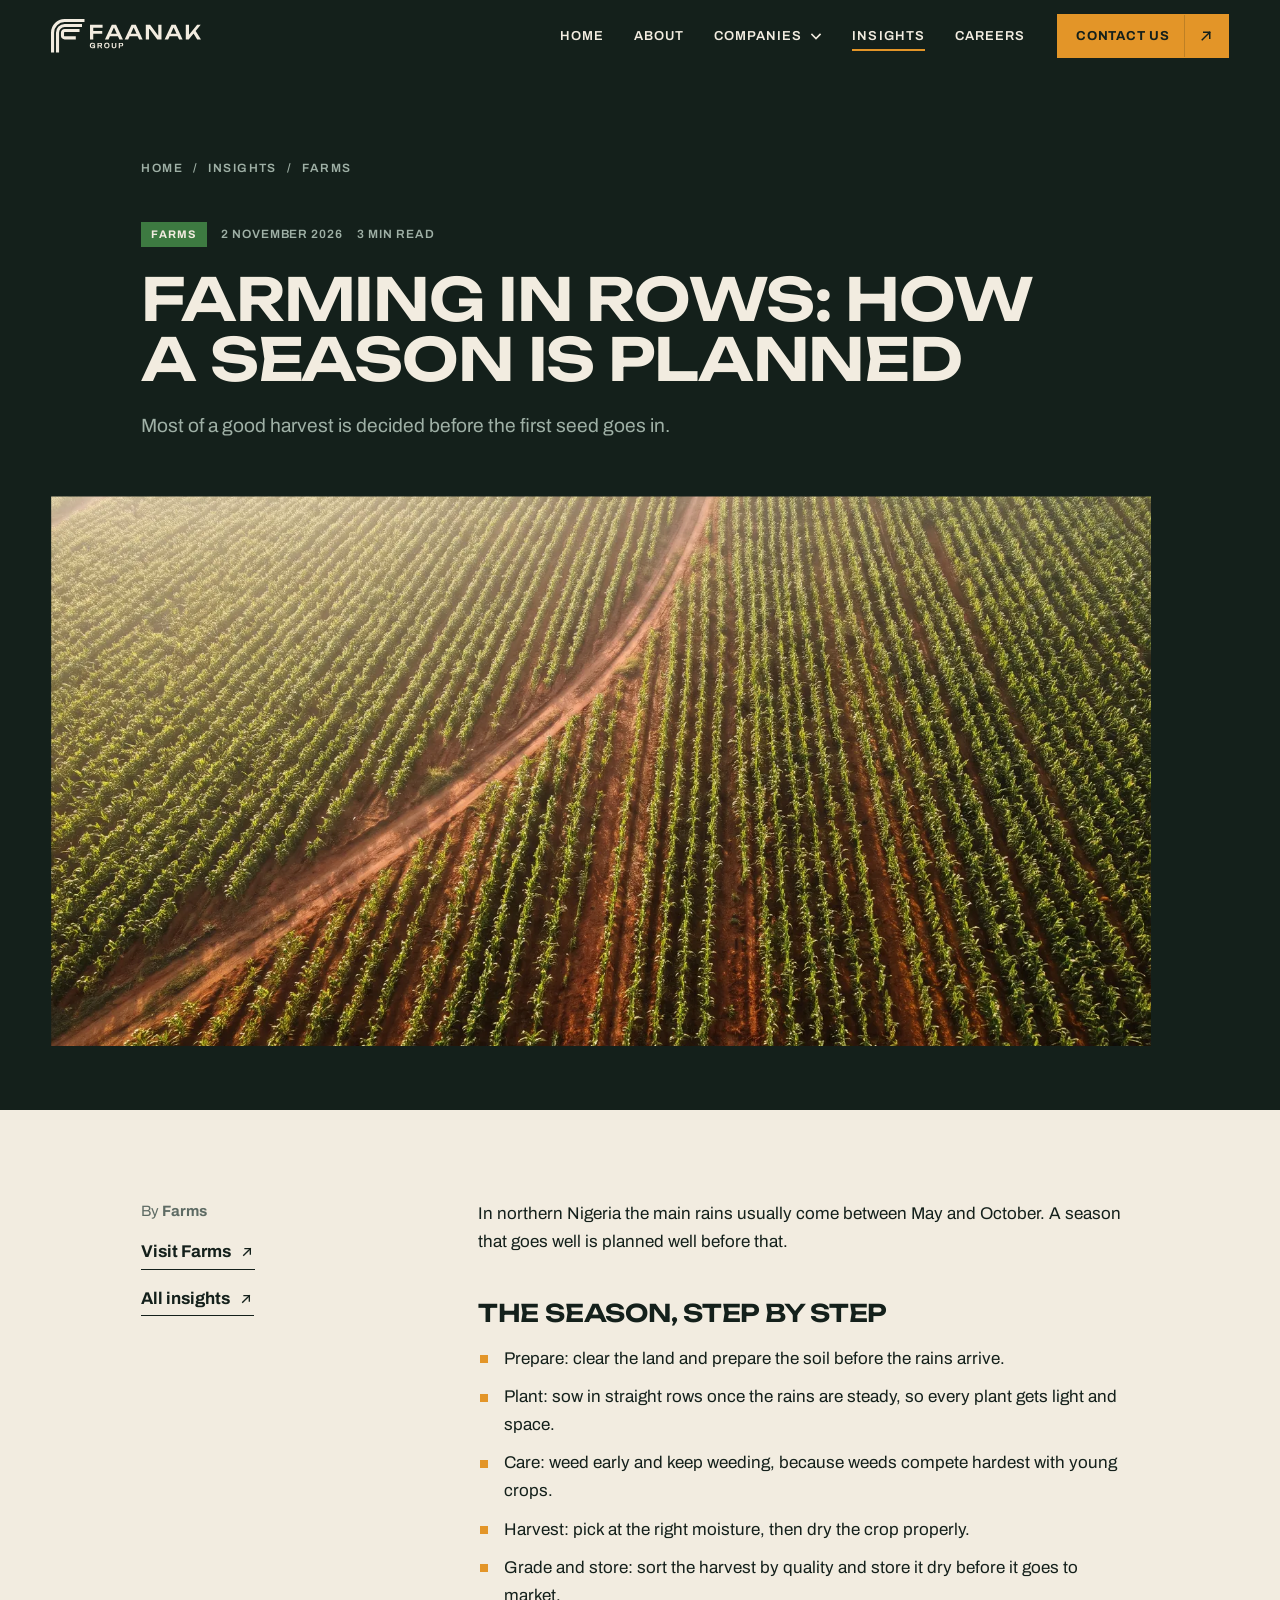
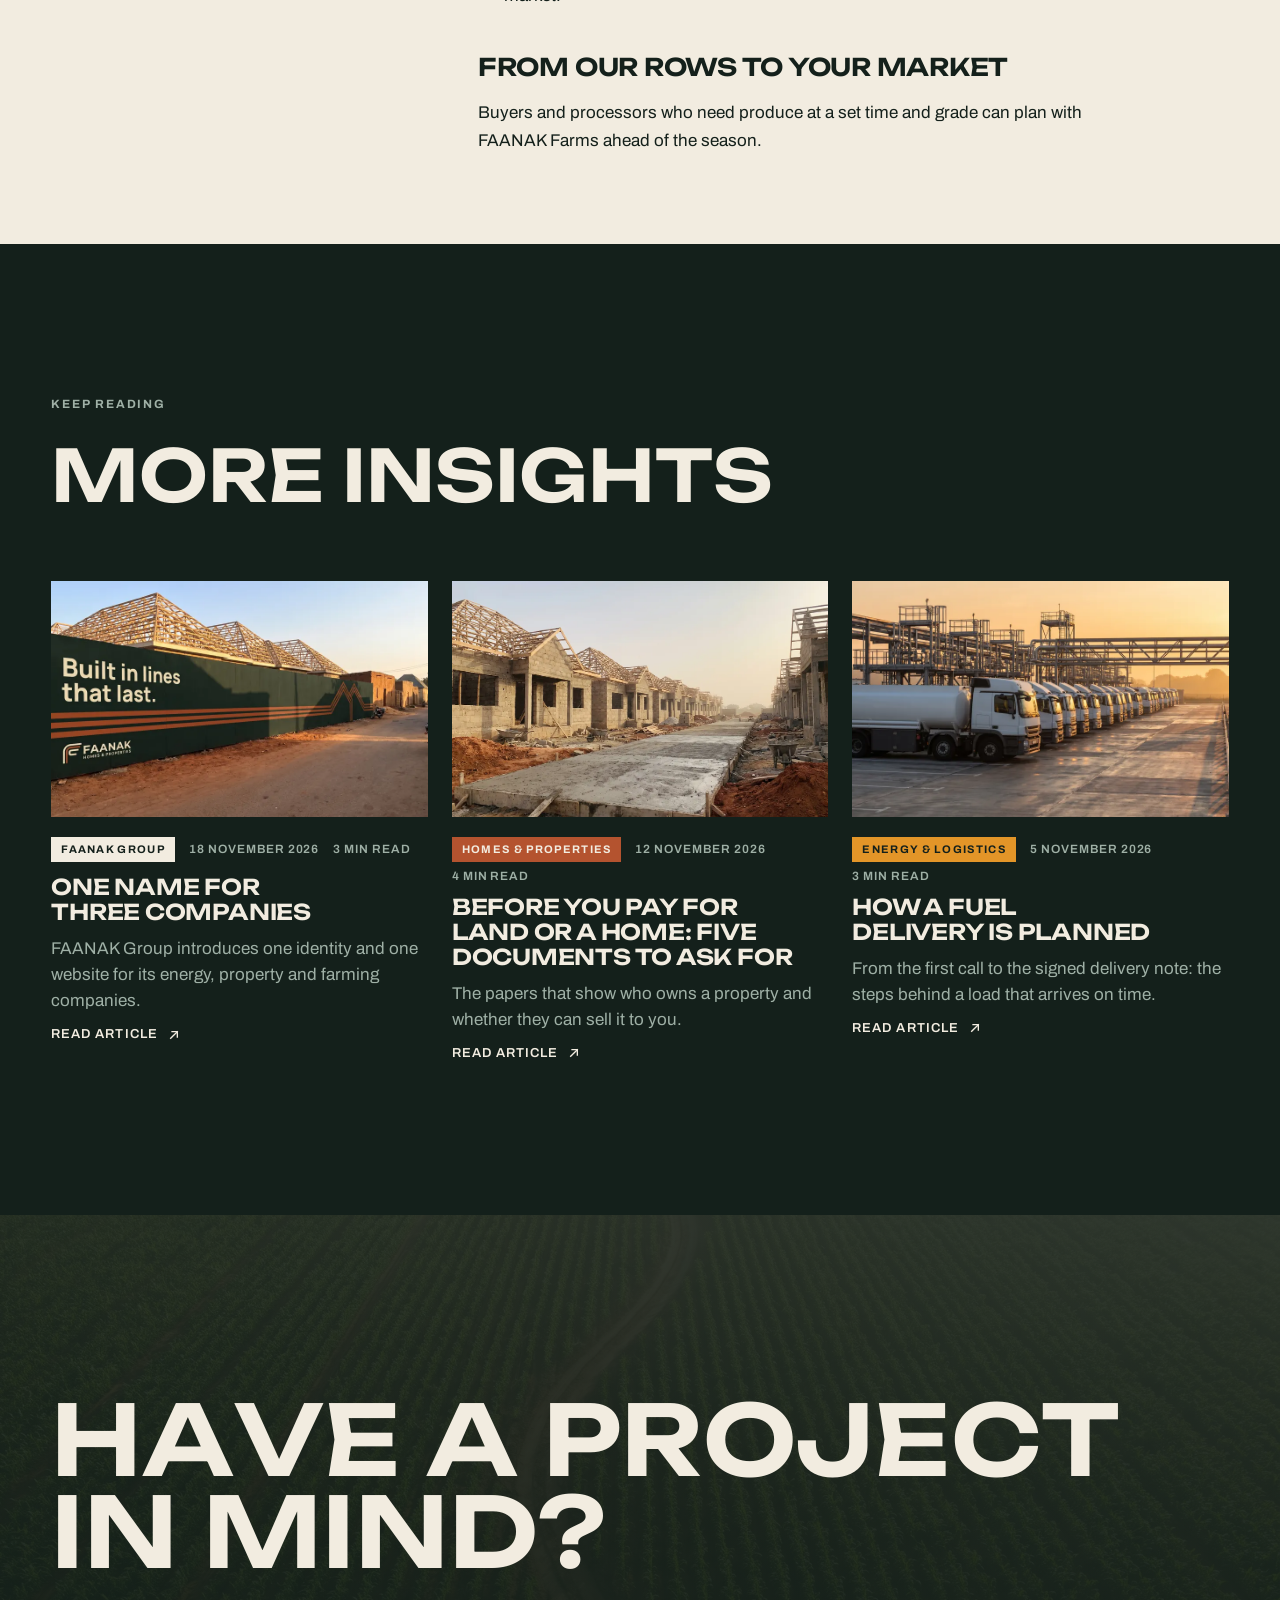
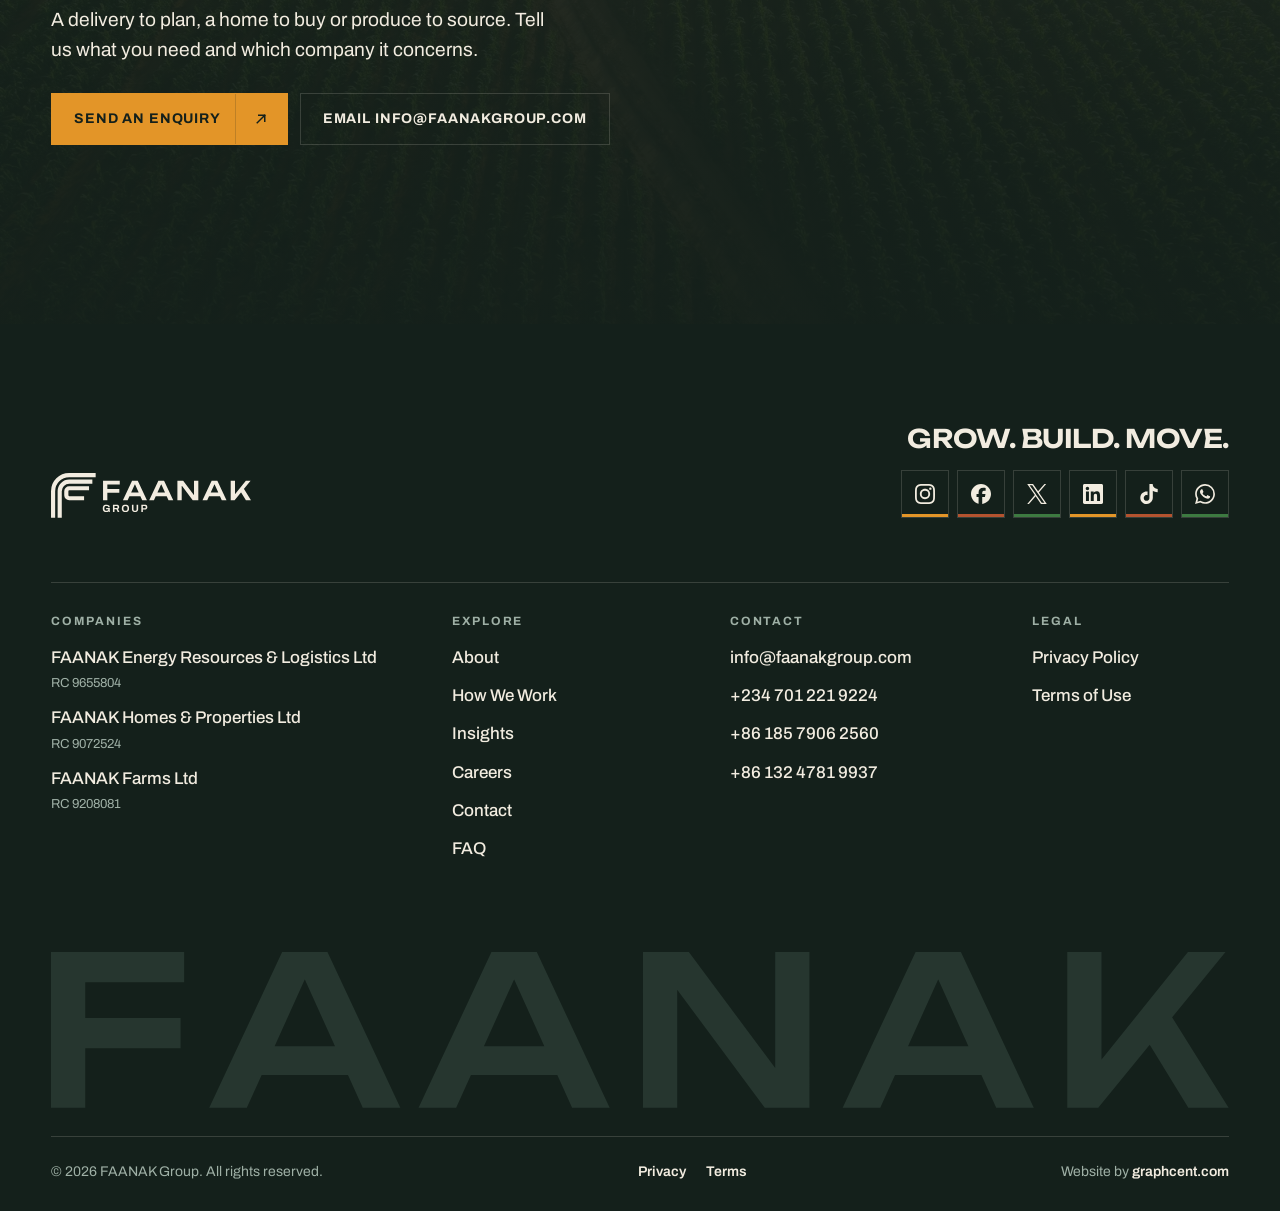
<file: insight-farming-in-rows-planning-a-season.html>
<!doctype html>
<html lang="en-NG">
<head>
<meta charset="utf-8">
<meta name="viewport" content="width=device-width, initial-scale=1, viewport-fit=cover">
<title>Farming in Rows: How a Season Is Planned | FAANAK Insights</title>
<meta name="description" content="Most of a good harvest is decided before the first seed goes in.">
<meta name="theme-color" content="#14201B">
<link rel="canonical" href="https://4hm4di.github.io/faanakgroup/insight-farming-in-rows-planning-a-season.html">
<meta property="og:type" content="website">
<meta property="og:site_name" content="FAANAK Group">
<meta property="og:title" content="Farming in Rows: How a Season Is Planned | FAANAK Insights">
<meta property="og:description" content="Most of a good harvest is decided before the first seed goes in.">
<meta property="og:url" content="https://4hm4di.github.io/faanakgroup/insight-farming-in-rows-planning-a-season.html">
<meta property="og:image" content="https://4hm4di.github.io/faanakgroup/assets/img/og-image.jpg">
<meta name="twitter:card" content="summary_large_image">
<link rel="icon" href="favicon.ico" sizes="any">
<link rel="icon" href="favicon.svg" type="image/svg+xml">
<link rel="apple-touch-icon" href="apple-touch-icon.png">
<link rel="preload" href="assets/fonts/Unbounded-var.woff2" as="font" type="font/woff2" crossorigin>
<link rel="preload" href="assets/fonts/Archivo-var.woff2" as="font" type="font/woff2" crossorigin>
<link rel="stylesheet" href="assets/css/site.css">
<script>document.documentElement.classList.add('js');setTimeout(function(){var d=document.documentElement;if(!d.classList.contains('ready'))d.classList.remove('js');},4000);</script>
<script src="assets/js/site.js" defer></script>
</head><body data-page="insight-farming-in-rows-planning-a-season">
<svg xmlns="http://www.w3.org/2000/svg" style="display:none"><symbol id="i-phone" viewBox="0 0 24 24" fill="none" stroke="currentColor" stroke-width="2" stroke-linecap="square" stroke-linejoin="round"><path d="M6.5,3 H9.2 L10.6,7.4 L8.6,9 C9.7,11.6 12.4,14.3 15,15.4 L16.6,13.4 L21,14.8 V17.5 C21,19.4 19.4,21 17.5,21 C10,21 3,14 3,6.5 C3,4.6 4.6,3 6.5,3 Z"/></symbol><symbol id="i-mobile" viewBox="0 0 24 24" fill="none" stroke="currentColor" stroke-width="2" stroke-linecap="square" stroke-linejoin="round"><path d="M7,2.5 H17 V21.5 H7 Z"/><path d="M11,18 H13"/></symbol><symbol id="i-email" viewBox="0 0 24 24" fill="none" stroke="currentColor" stroke-width="2" stroke-linecap="square" stroke-linejoin="round"><path d="M3,5.5 H21 V18.5 H3 Z"/><path d="M3,7.5 L12,13.5 L21,7.5" stroke-linecap="butt"/></symbol><symbol id="i-web" viewBox="0 0 24 24" fill="none" stroke="currentColor" stroke-width="2" stroke-linecap="square" stroke-linejoin="round"><path d="M21,12 A9,9 0 1,1 3,12 A9,9 0 1,1 21,12 Z"/><path d="M12,3 C8.3,6.2 8.3,17.8 12,21" stroke-linecap="butt"/><path d="M12,3 C15.7,6.2 15.7,17.8 12,21" stroke-linecap="butt"/><path d="M3,12 H21" stroke-linecap="butt"/></symbol><symbol id="i-location" viewBox="0 0 24 24" fill="none" stroke="currentColor" stroke-width="2" stroke-linecap="square" stroke-linejoin="round"><path d="M12,21.5 C12,21.5 4.5,14.6 4.5,9.5 A7.5,7.5 0 0,1 19.5,9.5 C19.5,14.6 12,21.5 12,21.5 Z"/><path d="M14.5,9.5 A2.5,2.5 0 1,1 9.5,9.5 A2.5,2.5 0 1,1 14.5,9.5 Z"/></symbol><symbol id="i-chat" viewBox="0 0 24 24" fill="none" stroke="currentColor" stroke-width="2" stroke-linecap="square" stroke-linejoin="round"><path d="M3.5,4.5 H20.5 V16 H11.5 L7,20 V16 H3.5 Z"/><path d="M7.5,8.5 H16.5"/><path d="M7.5,12 H13.5"/></symbol><symbol id="i-social" viewBox="0 0 24 24" fill="none" stroke="currentColor" stroke-width="2" stroke-linecap="square" stroke-linejoin="round"><path d="M20.1,5.5 A2.6,2.6 0 1,1 14.9,5.5 A2.6,2.6 0 1,1 20.1,5.5 Z"/><path d="M9.1,12 A2.6,2.6 0 1,1 3.9,12 A2.6,2.6 0 1,1 9.1,12 Z"/><path d="M20.1,18.5 A2.6,2.6 0 1,1 14.9,18.5 A2.6,2.6 0 1,1 20.1,18.5 Z"/><path d="M8.74,10.68 L15.26,6.82" stroke-linecap="butt"/><path d="M8.74,13.32 L15.26,17.18" stroke-linecap="butt"/></symbol><symbol id="i-energy" viewBox="0 0 24 24" fill="none" stroke="currentColor" stroke-width="2" stroke-linecap="square" stroke-linejoin="round"><path d="M13.5,2.5 L5,13.5 H11.5 L10.5,21.5 L19,10.5 H12.5 Z"/></symbol><symbol id="i-fuel" viewBox="0 0 24 24" fill="none" stroke="currentColor" stroke-width="2" stroke-linecap="square" stroke-linejoin="round"><path d="M12,2.5 C12,2.5 5.5,10.2 5.5,14.5 A6.5,6.5 0 0,0 18.5,14.5 C18.5,10.2 12,2.5 12,2.5 Z"/><path d="M9,15 C9,16.7 10.3,18 12,18"/></symbol><symbol id="i-logistics" viewBox="0 0 24 24" fill="none" stroke="currentColor" stroke-width="2" stroke-linecap="square" stroke-linejoin="round"><path d="M2.5,6 H14 V17"/><path d="M2.5,6 V17 H4" stroke-linecap="butt"/><path d="M8,17 H15" stroke-linecap="butt"/><path d="M14,9.5 H18 L21.5,13 V17 H19" stroke-linecap="butt"/><path d="M8,17.5 A2,2 0 1,1 4,17.5 A2,2 0 1,1 8,17.5 Z"/><path d="M19,17.5 A2,2 0 1,1 15,17.5 A2,2 0 1,1 19,17.5 Z"/></symbol><symbol id="i-homes" viewBox="0 0 24 24" fill="none" stroke="currentColor" stroke-width="2" stroke-linecap="square" stroke-linejoin="round"><path d="M3,21 V10.5 L12,3.5 L21,10.5 V21"/><path d="M7.5,21 V13 L12,9.5 L16.5,13 V21"/></symbol><symbol id="i-properties" viewBox="0 0 24 24" fill="none" stroke="currentColor" stroke-width="2" stroke-linecap="square" stroke-linejoin="round"><path d="M5,21 V3 H15 V21"/><path d="M15,9 H19 V21"/><path d="M8.5,7 H11.5"/><path d="M8.5,11 H11.5"/><path d="M8.5,15 H11.5"/><path d="M3,21 H21"/></symbol><symbol id="i-land" viewBox="0 0 24 24" fill="none" stroke="currentColor" stroke-width="2" stroke-linecap="square" stroke-linejoin="round"><path d="M3.5,8 L12,4 L20.5,8 L12,12 Z"/><path d="M3.5,12.5 L12,16.5 L20.5,12.5"/><path d="M3.5,16.5 L12,20.5 L20.5,16.5"/></symbol><symbol id="i-farms" viewBox="0 0 24 24" fill="none" stroke="currentColor" stroke-width="2" stroke-linecap="square" stroke-linejoin="round"><path d="M12,21 V11"/><path d="M12,14 C12,10.2 9.2,8 5,8 C5,11.8 7.8,14 12,14 Z"/><path d="M12,11 C12,7 14.8,4 19,4 C19,8 16.2,11 12,11 Z"/><path d="M6,21 H18"/></symbol><symbol id="i-produce" viewBox="0 0 24 24" fill="none" stroke="currentColor" stroke-width="2" stroke-linecap="square" stroke-linejoin="round"><path d="M12,22 V4"/><path d="M8,5.5 L12,9 L16,5.5"/><path d="M8,10 L12,13.5 L16,10"/><path d="M8,14.5 L12,18 L16,14.5"/></symbol><symbol id="i-fields" viewBox="0 0 24 24" fill="none" stroke="currentColor" stroke-width="2" stroke-linecap="square" stroke-linejoin="round"><path d="M3,7.5 C6,5.5 9,9.5 12,7.5 C15,5.5 18,9.5 21,7.5"/><path d="M3,12 C6,10 9,14 12,12 C15,10 18,14 21,12"/><path d="M3,16.5 C6,14.5 9,18.5 12,16.5 C15,14.5 18,18.5 21,16.5"/></symbol><symbol id="i-arrow" viewBox="0 0 24 24" fill="none" stroke="currentColor" stroke-width="2" stroke-linecap="square" stroke-linejoin="round"><path d="M7 17 L17 7"/><path d="M9 7 H17 V15"/></symbol><symbol id="i-plus" viewBox="0 0 24 24" fill="none" stroke="currentColor" stroke-width="2" stroke-linecap="square"><path d="M12 5 V19"/><path d="M5 12 H19"/></symbol><symbol id="s-instagram" viewBox="0 0 24 24" fill="currentColor"><path d="M7.0301.084c-1.2768.0602-2.1487.264-2.911.5634-.7888.3075-1.4575.72-2.1228 1.3877-.6652.6677-1.075 1.3368-1.3802 2.127-.2954.7638-.4956 1.6365-.552 2.914-.0564 1.2775-.0689 1.6882-.0626 4.947.0062 3.2586.0206 3.6671.0825 4.9473.061 1.2765.264 2.1482.5635 2.9107.308.7889.72 1.4573 1.388 2.1228.6679.6655 1.3365 1.0743 2.1285 1.38.7632.295 1.6361.4961 2.9134.552 1.2773.056 1.6884.069 4.9462.0627 3.2578-.0062 3.668-.0207 4.9478-.0814 1.28-.0607 2.147-.2652 2.9098-.5633.7889-.3086 1.4578-.72 2.1228-1.3881.665-.6682 1.0745-1.3378 1.3795-2.1284.2957-.7632.4966-1.636.552-2.9124.056-1.2809.0692-1.6898.063-4.948-.0063-3.2583-.021-3.6668-.0817-4.9465-.0607-1.2797-.264-2.1487-.5633-2.9117-.3084-.7889-.72-1.4568-1.3876-2.1228C21.2982 1.33 20.628.9208 19.8378.6165 19.074.321 18.2017.1197 16.9244.0645 15.6471.0093 15.236-.005 11.977.0014 8.718.0076 8.31.0215 7.0301.0839m.1402 21.6932c-1.17-.0509-1.8053-.2453-2.2287-.408-.5606-.216-.96-.4771-1.3819-.895-.422-.4178-.6811-.8186-.9-1.378-.1644-.4234-.3624-1.058-.4171-2.228-.0595-1.2645-.072-1.6442-.079-4.848-.007-3.2037.0053-3.583.0607-4.848.05-1.169.2456-1.805.408-2.2282.216-.5613.4762-.96.895-1.3816.4188-.4217.8184-.6814 1.3783-.9003.423-.1651 1.0575-.3614 2.227-.4171 1.2655-.06 1.6447-.072 4.848-.079 3.2033-.007 3.5835.005 4.8495.0608 1.169.0508 1.8053.2445 2.228.408.5608.216.96.4754 1.3816.895.4217.4194.6816.8176.9005 1.3787.1653.4217.3617 1.056.4169 2.2263.0602 1.2655.0739 1.645.0796 4.848.0058 3.203-.0055 3.5834-.061 4.848-.051 1.17-.245 1.8055-.408 2.2294-.216.5604-.4763.96-.8954 1.3814-.419.4215-.8181.6811-1.3783.9-.4224.1649-1.0577.3617-2.2262.4174-1.2656.0595-1.6448.072-4.8493.079-3.2045.007-3.5825-.006-4.848-.0608M16.953 5.5864A1.44 1.44 0 1 0 18.39 4.144a1.44 1.44 0 0 0-1.437 1.4424M5.8385 12.012c.0067 3.4032 2.7706 6.1557 6.173 6.1493 3.4026-.0065 6.157-2.7701 6.1506-6.1733-.0065-3.4032-2.771-6.1565-6.174-6.1498-3.403.0067-6.156 2.771-6.1496 6.1738M8 12.0077a4 4 0 1 1 4.008 3.9921A3.9996 3.9996 0 0 1 8 12.0077"/></symbol><symbol id="s-facebook" viewBox="0 0 24 24" fill="currentColor"><path d="M9.101 23.691v-7.98H6.627v-3.667h2.474v-1.58c0-4.085 1.848-5.978 5.858-5.978.401 0 .955.042 1.468.103a8.68 8.68 0 0 1 1.141.195v3.325a8.623 8.623 0 0 0-.653-.036 26.805 26.805 0 0 0-.733-.009c-.707 0-1.259.096-1.675.309a1.686 1.686 0 0 0-.679.622c-.258.42-.374.995-.374 1.752v1.297h3.919l-.386 2.103-.287 1.564h-3.246v8.245C19.396 23.238 24 18.179 24 12.044c0-6.627-5.373-12-12-12s-12 5.373-12 12c0 5.628 3.874 10.35 9.101 11.647Z"/></symbol><symbol id="s-x" viewBox="0 0 24 24" fill="currentColor"><path d="M14.234 10.162 22.977 0h-2.072l-7.591 8.824L7.251 0H.258l9.168 13.343L.258 24H2.33l8.016-9.318L16.749 24h6.993zm-2.837 3.299-.929-1.329L3.076 1.56h3.182l5.965 8.532.929 1.329 7.754 11.09h-3.182z"/></symbol><symbol id="s-tiktok" viewBox="0 0 24 24" fill="currentColor"><path d="M12.525.02c1.31-.02 2.61-.01 3.91-.02.08 1.53.63 3.09 1.75 4.17 1.12 1.11 2.7 1.62 4.24 1.79v4.03c-1.44-.05-2.89-.35-4.2-.97-.57-.26-1.1-.59-1.62-.93-.01 2.92.01 5.84-.02 8.75-.08 1.4-.54 2.79-1.35 3.94-1.31 1.92-3.58 3.17-5.91 3.21-1.43.08-2.86-.31-4.08-1.03-2.02-1.19-3.44-3.37-3.65-5.71-.02-.5-.03-1-.01-1.49.18-1.9 1.12-3.72 2.58-4.96 1.66-1.44 3.98-2.13 6.15-1.72.02 1.48-.04 2.96-.04 4.44-.99-.32-2.15-.23-3.02.37-.63.41-1.11 1.04-1.36 1.75-.21.51-.15 1.07-.14 1.61.24 1.64 1.82 3.02 3.5 2.87 1.12-.01 2.19-.66 2.77-1.61.19-.33.4-.67.41-1.06.1-1.79.06-3.57.07-5.36.01-4.03-.01-8.05.02-12.07z"/></symbol><symbol id="s-whatsapp" viewBox="0 0 24 24" fill="currentColor"><path d="M17.472 14.382c-.297-.149-1.758-.867-2.03-.967-.273-.099-.471-.148-.67.15-.197.297-.767.966-.94 1.164-.173.199-.347.223-.644.075-.297-.15-1.255-.463-2.39-1.475-.883-.788-1.48-1.761-1.653-2.059-.173-.297-.018-.458.13-.606.134-.133.298-.347.446-.52.149-.174.198-.298.298-.497.099-.198.05-.371-.025-.52-.075-.149-.669-1.612-.916-2.207-.242-.579-.487-.5-.669-.51-.173-.008-.371-.01-.57-.01-.198 0-.52.074-.792.372-.272.297-1.04 1.016-1.04 2.479 0 1.462 1.065 2.875 1.213 3.074.149.198 2.096 3.2 5.077 4.487.709.306 1.262.489 1.694.625.712.227 1.36.195 1.871.118.571-.085 1.758-.719 2.006-1.413.248-.694.248-1.289.173-1.413-.074-.124-.272-.198-.57-.347m-5.421 7.403h-.004a9.87 9.87 0 01-5.031-1.378l-.361-.214-3.741.982.998-3.648-.235-.374a9.86 9.86 0 01-1.51-5.26c.001-5.45 4.436-9.884 9.888-9.884 2.64 0 5.122 1.03 6.988 2.898a9.825 9.825 0 012.893 6.994c-.003 5.45-4.437 9.884-9.885 9.884m8.413-18.297A11.815 11.815 0 0012.05 0C5.495 0 .16 5.335.157 11.892c0 2.096.547 4.142 1.588 5.945L.057 24l6.305-1.654a11.882 11.882 0 005.683 1.448h.005c6.554 0 11.89-5.335 11.893-11.893a11.821 11.821 0 00-3.48-8.413Z"/></symbol><symbol id="s-linkedin" viewBox="0 0 24 24" fill="currentColor"><path d="M20.447 20.452h-3.554v-5.569c0-1.328-.027-3.037-1.852-3.037-1.853 0-2.136 1.445-2.136 2.939v5.667H9.351V9h3.414v1.561h.046c.477-.9 1.637-1.85 3.37-1.85 3.601 0 4.267 2.37 4.267 5.455v6.286zM5.337 7.433c-1.144 0-2.063-.926-2.063-2.065 0-1.138.92-2.063 2.063-2.063 1.14 0 2.064.925 2.064 2.063 0 1.139-.925 2.065-2.064 2.065zm1.782 13.019H3.555V9h3.564v11.452zM22.225 0H1.771C.792 0 0 .774 0 1.729v20.542C0 23.227.792 24 1.771 24h20.451C23.2 24 24 23.227 24 22.271V1.729C24 .774 23.2 0 22.222 0h.003z"/></symbol></svg>
<a class="skip" href="#main">Skip to content</a>
<header class="header" data-header>
  <div class="header__inner wrap">
    <a class="header__logo" href="index.html" aria-label="FAANAK Group home"><svg class="logo" role="img" aria-hidden="true" focusable="false" xmlns="http://www.w3.org/2000/svg" viewBox="0 0 447.92 100.00"><g transform="translate(0.000,0.000) scale(1.40331)"><path d="M154.391,226.579 H115.462 A25.733,25.733 0 0 0 89.729,252.312 V291.241" transform="translate(-86.430,-223.280)" fill="none" stroke="currentColor" stroke-width="6.598148148148148" stroke-linecap="square" stroke-linejoin="round"/><path d="M149.112,237.136 H115.462 A15.176,15.176 0 0 0 100.286,252.312 V291.241" transform="translate(-86.430,-223.280)" fill="none" stroke="currentColor" stroke-width="6.598148148148148" stroke-linecap="square" stroke-linejoin="round"/><path d="M143.834,247.693 H115.462 A4.619,4.619 0 0 0 110.843,252.312 V258.910 A4.619,4.619 0 0 0 115.462,263.529 H135.916" transform="translate(-86.430,-223.280)" fill="none" stroke="currentColor" stroke-width="6.598148148148148" stroke-linecap="square" stroke-linejoin="round"/><path d="M172.88,249.97h22.57v6.04h-22.57v-6.04ZM196.16,236.73v6.08h-23.2l3.37-3.62v28.78h-6.87v-31.24h26.7ZM209.36,261.38v-5.75h21.66v5.75h-21.66ZM224.9,236.73l14.62,31.24h-7.54l-12.79-28.36h2.33l-12.79,28.36h-7.54l14.62-31.24h9.08ZM251.35,261.38v-5.75h21.66v5.75h-21.66ZM266.88,236.73l14.62,31.24h-7.54l-12.79-28.36h2.33l-12.79,28.36h-7.54l14.62-31.24h9.08ZM317.15,263.3l-2.46.37v-26.95h6.87v31.24h-8.95l-19.99-26.95,2.42-.37v27.32h-6.87v-31.24h9.2l19.78,26.57ZM336.4,261.38v-5.75h21.66v5.75h-21.66ZM351.93,236.73l14.62,31.24h-7.54l-12.79-28.36h2.33l-12.79,28.36h-7.54l14.62-31.24h9.08ZM373.26,267.96v-31.24h6.87v25.49l-2-1.42,19.33-24.07h7.54l-25.53,31.24h-6.21ZM388.17,252.68l5.08-4.54,12.37,19.83h-8.08l-9.37-15.29Z" transform="translate(-86.430,-224.422)" fill="currentColor"/><path d="M174.58,286.75c-1.78,0-3.15-.47-4.11-1.42-.96-.95-1.44-2.42-1.44-4.42,0-1.33.23-2.42.69-3.29s1.13-1.5,2.01-1.93c.88-.42,1.93-.63,3.16-.63.74,0,1.43.08,2.08.25s1.22.42,1.72.76c.5.34.89.77,1.17,1.28.28.51.42,1.12.42,1.82h-2.49c0-.34-.07-.64-.22-.91-.15-.26-.35-.48-.62-.66-.26-.18-.57-.31-.91-.4s-.7-.13-1.07-.13c-.57,0-1.07.07-1.5.22s-.78.37-1.06.68c-.28.3-.49.68-.63,1.13-.14.45-.21.97-.21,1.56v.49c0,.82.12,1.5.36,2.03.24.53.6.92,1.09,1.18.48.26,1.08.39,1.8.39.59,0,1.12-.09,1.57-.27.46-.18.81-.44,1.07-.78.26-.34.39-.76.39-1.25v-.12h-3.38v-1.88h5.81v6.11h-1.61l-.21-1.22c-.33.32-.68.58-1.06.79-.38.21-.8.37-1.26.47-.46.1-.98.16-1.55.16ZM185.28,286.55v-11.3h6.19c.83,0,1.53.15,2.08.44.55.3.97.71,1.24,1.24.27.53.41,1.14.41,1.84,0,.74-.16,1.39-.49,1.95-.33.57-.81,1-1.43,1.29l2.31,4.53h-2.72l-1.99-4.12h-3.15v4.12h-2.45ZM187.74,280.49h3.41c.49,0,.88-.15,1.15-.45.27-.3.41-.71.41-1.23,0-.33-.06-.61-.18-.85-.12-.24-.3-.41-.53-.54s-.52-.18-.86-.18h-3.41v3.25ZM205.21,286.75c-1.2,0-2.23-.21-3.1-.64-.87-.43-1.53-1.08-1.99-1.94-.46-.87-.69-1.95-.69-3.26s.23-2.42.69-3.29,1.13-1.5,1.99-1.93c.87-.42,1.9-.63,3.1-.63s2.26.21,3.12.63c.86.42,1.52,1.07,1.98,1.93.46.86.69,1.96.69,3.29s-.23,2.39-.69,3.26c-.46.87-1.12,1.52-1.98,1.94-.86.43-1.9.64-3.12.64ZM205.21,284.74c.54,0,1.01-.08,1.42-.23.41-.15.75-.38,1.02-.69.27-.31.48-.68.63-1.13.14-.44.21-.95.21-1.52v-.51c0-.58-.07-1.1-.21-1.55-.14-.45-.35-.83-.63-1.13-.27-.3-.61-.53-1.02-.68-.41-.15-.88-.23-1.42-.23s-.99.08-1.4.23c-.41.15-.75.38-1.02.68-.27.3-.48.68-.62,1.13-.14.45-.21.97-.21,1.55v.51c0,.57.07,1.08.21,1.52s.34.82.62,1.13c.27.31.61.54,1.02.69.41.15.87.23,1.4.23ZM220.53,286.75c-1.03,0-1.92-.16-2.66-.49-.74-.33-1.31-.83-1.7-1.49-.4-.66-.59-1.49-.59-2.48v-7.03h2.47v6.97c0,.81.21,1.44.64,1.87.43.43,1.04.65,1.84.65s1.42-.22,1.85-.65.65-1.06.65-1.87v-6.97h2.47v7.03c0,.99-.2,1.81-.59,2.48-.4.66-.96,1.16-1.7,1.49-.74.33-1.63.49-2.68.49ZM230.6,286.55v-11.3h5.88c.81,0,1.49.15,2.03.45.54.3.96.72,1.24,1.27.28.54.42,1.19.42,1.94s-.15,1.4-.44,1.95c-.29.55-.72.99-1.28,1.29-.56.31-1.25.46-2.06.46h-3.34v3.94h-2.45ZM233.05,280.61h3.01c.52,0,.91-.15,1.19-.44.28-.3.42-.71.42-1.24,0-.36-.06-.66-.18-.91-.12-.24-.3-.43-.54-.56-.24-.13-.54-.2-.9-.2h-3.01v3.34Z" transform="translate(-86.430,-224.422)" fill="currentColor"/></g></svg></a>
    <nav class="nav" aria-label="Main"><a href="index.html">Home</a>
      <a href="about.html">About</a>
      <div class="nav__dd" data-dd>
        <button class="nav__btn" type="button" aria-expanded="false" aria-controls="dd-companies" data-dd-btn>Companies<svg class="nav__chev" viewBox="0 0 12 12" aria-hidden="true" focusable="false"><path d="M2 4.5 6 8.5 10 4.5" fill="none" stroke="currentColor" stroke-width="1.6" stroke-linecap="square"/></svg></button>
        <div class="dd" id="dd-companies" data-dd-panel>
          <div class="dd__inner wrap">
            <div class="dd__head"><p class="dd__k">Our Companies</p><p class="dd__lead">Three registered companies, one standard.</p>
              <a class="link" href="index.html#companies">See all three <span aria-hidden="true"><svg class="ico" aria-hidden="true" focusable="false"><use href="#i-arrow"/></svg></span></a></div>
            <ul class="dd__grid"><li><a class="dd__card dd__card--amber" href="energy-logistics.html">
        <span class="badge badge--amber"><svg class="ico" aria-hidden="true" focusable="false"><use href="#i-energy"/></svg></span>
        <span class="dd__txt"><span class="dd__name">Energy &amp; Logistics</span><span class="dd__desc">Energy and goods, moved safely and on schedule.</span><span class="dd__rc">RC 9655804</span></span>
        <span class="dd__arrow" aria-hidden="true"><svg class="ico" aria-hidden="true" focusable="false"><use href="#i-arrow"/></svg></span></a></li><li><a class="dd__card dd__card--laterite" href="homes-properties.html">
        <span class="badge badge--laterite"><svg class="ico" aria-hidden="true" focusable="false"><use href="#i-homes"/></svg></span>
        <span class="dd__txt"><span class="dd__name">Homes &amp; Properties</span><span class="dd__desc">Built in lines that last.</span><span class="dd__rc">RC 9072524</span></span>
        <span class="dd__arrow" aria-hidden="true"><svg class="ico" aria-hidden="true" focusable="false"><use href="#i-arrow"/></svg></span></a></li><li><a class="dd__card dd__card--green" href="farms.html">
        <span class="badge badge--green"><svg class="ico" aria-hidden="true" focusable="false"><use href="#i-farms"/></svg></span>
        <span class="dd__txt"><span class="dd__name">Farms</span><span class="dd__desc">From our rows to your market.</span><span class="dd__rc">RC 9208081</span></span>
        <span class="dd__arrow" aria-hidden="true"><svg class="ico" aria-hidden="true" focusable="false"><use href="#i-arrow"/></svg></span></a></li></ul>
          </div>
        </div>
      </div>
      <a href="insights.html" aria-current="page">Insights</a>
      <a href="careers.html">Careers</a></nav>
    <a class="btn btn--amber btn--sm header__cta" href="contact.html"><span>Contact Us</span><span class="btn__icon" aria-hidden="true"><svg class="ico" aria-hidden="true" focusable="false"><use href="#i-arrow"/></svg></span></a>
    <button class="menu-btn" type="button" aria-expanded="false" aria-controls="menu" aria-label="Open menu" data-menu-btn>
      <span></span><span></span><span></span>
    </button>
  </div>
</header>
<div class="menu" id="menu" data-menu hidden>
  <nav class="menu__nav wrap" aria-label="Mobile"><a href="index.html">Home</a><a href="about.html">About</a>
      <div class="menu__group"><p class="menu__label">Companies</p><ul class="menu__cards"><li><a class="dd__card dd__card--amber" href="energy-logistics.html">
        <span class="badge badge--amber"><svg class="ico" aria-hidden="true" focusable="false"><use href="#i-energy"/></svg></span>
        <span class="dd__txt"><span class="dd__name">Energy &amp; Logistics</span><span class="dd__desc">Energy and goods, moved safely and on schedule.</span><span class="dd__rc">RC 9655804</span></span>
        <span class="dd__arrow" aria-hidden="true"><svg class="ico" aria-hidden="true" focusable="false"><use href="#i-arrow"/></svg></span></a></li><li><a class="dd__card dd__card--laterite" href="homes-properties.html">
        <span class="badge badge--laterite"><svg class="ico" aria-hidden="true" focusable="false"><use href="#i-homes"/></svg></span>
        <span class="dd__txt"><span class="dd__name">Homes &amp; Properties</span><span class="dd__desc">Built in lines that last.</span><span class="dd__rc">RC 9072524</span></span>
        <span class="dd__arrow" aria-hidden="true"><svg class="ico" aria-hidden="true" focusable="false"><use href="#i-arrow"/></svg></span></a></li><li><a class="dd__card dd__card--green" href="farms.html">
        <span class="badge badge--green"><svg class="ico" aria-hidden="true" focusable="false"><use href="#i-farms"/></svg></span>
        <span class="dd__txt"><span class="dd__name">Farms</span><span class="dd__desc">From our rows to your market.</span><span class="dd__rc">RC 9208081</span></span>
        <span class="dd__arrow" aria-hidden="true"><svg class="ico" aria-hidden="true" focusable="false"><use href="#i-arrow"/></svg></span></a></li></ul></div>
      <a href="index.html#how-we-work">How We Work</a><a href="insights.html">Insights</a><a href="careers.html">Careers</a><a href="contact.html">Contact</a></nav>
  <div class="menu__foot wrap">
    <a href="mailto:info@faanakgroup.com">info@faanakgroup.com</a>
    <a href="tel:+2347012219224">+234&nbsp;701&nbsp;221&nbsp;9224</a>
  </div>
</div>
<main id="main">
<article class="article" aria-labelledby="page-title">
  <header class="article__head dark">
    <div class="hero__lanes" aria-hidden="true"><span></span><span></span><span></span></div>
    <div class="wrap article__headin">
      <nav class="crumbs" aria-label="Breadcrumb"><a href="index.html">Home</a><span aria-hidden="true">/</span><a href="insights.html">Insights</a><span aria-hidden="true">/</span><span aria-current="page">Farms</span></nav>
      <p class="post__meta"><span class="tag tag--green">Farms</span><time datetime="2026-11-02">2 November 2026</time><span>3 min read</span></p>
      <h1 class="article__title" id="page-title" data-split="words">Farming in Rows: How a Season Is Planned</h1>
      <p class="article__lead">Most of a good harvest is decided before the first seed goes in.</p>
    </div>
    <div class="wrap"><figure class="article__img" data-reveal="clip"><picture><source type="image/webp" srcset="assets/img/farms-rows-960.webp 960w, assets/img/farms-rows-1600.webp 1600w" sizes="(max-width: 1100px) 100vw, 1100px"><img class="cover" src="assets/img/farms-rows-1600.jpg" width="1600" height="1195" alt="Parallel rows of young maize seen from a drone" loading="eager" decoding="sync" fetchpriority="high"></picture></figure></div>
  </header>
  <div class="wrap article__grid">
    <aside class="article__aside">
      <p class="article__by">By <strong>Farms</strong></p>
      <a class="link" href="farms.html">Visit Farms <span aria-hidden="true"><svg class="ico" aria-hidden="true" focusable="false"><use href="#i-arrow"/></svg></span></a>
      <a class="link" href="insights.html">All insights <span aria-hidden="true"><svg class="ico" aria-hidden="true" focusable="false"><use href="#i-arrow"/></svg></span></a>
    </aside>
    <div class="prose"><p>In northern Nigeria the main rains usually come between May and October. A season that goes well is planned well before that.</p><h2>The season, step by step</h2><ul><li>Prepare: clear the land and prepare the soil before the rains arrive.</li><li>Plant: sow in straight rows once the rains are steady, so every plant gets light and space.</li><li>Care: weed early and keep weeding, because weeds compete hardest with young crops.</li><li>Harvest: pick at the right moisture, then dry the crop properly.</li><li>Grade and store: sort the harvest by quality and store it dry before it goes to market.</li></ul><h2>From our rows to your market</h2><p>Buyers and processors who need produce at a set time and grade can plan with FAANAK Farms ahead of the season.</p></div>
  </div>
</article>
<section class="more section dark" aria-labelledby="more-title">
  <div class="wrap">
    <p class="kicker">Keep Reading</p>
    <h2 class="title title--sm" id="more-title" data-split="chars">More Insights</h2>
    <div class="posts posts--3"><article class="post post--ink" data-cat="group">
  <a class="post__link" href="insight-one-name-for-three-companies.html">
    <figure class="post__img"><picture><source type="image/webp" srcset="assets/img/homes-hoarding-960.webp 960w, assets/img/homes-hoarding-1600.webp 1600w" sizes="(max-width: 640px) 100vw, (max-width: 1080px) 50vw, 33vw"><img class="cover" src="assets/img/homes-hoarding-1600.jpg" width="1600" height="893" alt="A FAANAK Homes &amp; Properties site hoarding along a street" loading="lazy" decoding="async"></picture></figure>
    <div class="post__body">
      <p class="post__meta"><span class="tag tag--ink">FAANAK Group</span><time datetime="2026-11-18">18 November 2026</time><span>3 min read</span></p>
      <h3 class="post__t">One Name for Three Companies</h3>
      <p class="post__x">FAANAK Group introduces one identity and one website for its energy, property and farming companies.</p>
      <span class="post__more">Read article <span aria-hidden="true"><svg class="ico" aria-hidden="true" focusable="false"><use href="#i-arrow"/></svg></span></span>
    </div>
  </a>
</article><article class="post post--laterite" data-cat="homes">
  <a class="post__link" href="insight-five-documents-before-you-pay.html">
    <figure class="post__img"><picture><source type="image/webp" srcset="assets/img/homes-slab-960.webp 960w, assets/img/homes-slab-1600.webp 1600w" sizes="(max-width: 640px) 100vw, (max-width: 1080px) 50vw, 33vw"><img class="cover" src="assets/img/homes-slab-1600.jpg" width="1600" height="1195" alt="A fresh concrete slab in front of houses under construction" loading="lazy" decoding="async"></picture></figure>
    <div class="post__body">
      <p class="post__meta"><span class="tag tag--laterite">Homes &amp; Properties</span><time datetime="2026-11-12">12 November 2026</time><span>4 min read</span></p>
      <h3 class="post__t">Before You Pay for Land or a Home: Five Documents to Ask For</h3>
      <p class="post__x">The papers that show who owns a property and whether they can sell it to you.</p>
      <span class="post__more">Read article <span aria-hidden="true"><svg class="ico" aria-hidden="true" focusable="false"><use href="#i-arrow"/></svg></span></span>
    </div>
  </a>
</article><article class="post post--amber" data-cat="energy">
  <a class="post__link" href="insight-how-a-fuel-delivery-is-planned.html">
    <figure class="post__img"><picture><source type="image/webp" srcset="assets/img/energy-depot-960.webp 960w, assets/img/energy-depot-1600.webp 1600w" sizes="(max-width: 640px) 100vw, (max-width: 1080px) 50vw, 33vw"><img class="cover" src="assets/img/energy-depot-1600.jpg" width="1600" height="893" alt="A row of white fuel tankers lined up at a depot at sunrise" loading="lazy" decoding="async"></picture></figure>
    <div class="post__body">
      <p class="post__meta"><span class="tag tag--amber">Energy &amp; Logistics</span><time datetime="2026-11-05">5 November 2026</time><span>3 min read</span></p>
      <h3 class="post__t">How a Fuel Delivery Is Planned</h3>
      <p class="post__x">From the first call to the signed delivery note: the steps behind a load that arrives on time.</p>
      <span class="post__more">Read article <span aria-hidden="true"><svg class="ico" aria-hidden="true" focusable="false"><use href="#i-arrow"/></svg></span></span>
    </div>
  </a>
</article></div>
  </div>
</section>

<section class="cta dark" aria-labelledby="cta-title">
  <div class="cta__bg" aria-hidden="true"><picture><source type="image/webp" srcset="assets/img/farms-aerial-960.webp 960w, assets/img/farms-aerial-1600.webp 1600w" sizes="100vw"><img class="cover" src="assets/img/farms-aerial-1600.jpg" width="1600" height="1195" alt="" loading="lazy" decoding="async"></picture></div>
  <div class="wrap cta__inner">
    <h2 class="title title--cta" id="cta-title" data-split="chars">Have a Project<br>in Mind?</h2>
    <p class="cta__text" data-reveal>A delivery to plan, a home to buy or produce to source. Tell us what you need and which company it concerns.</p>
    <div class="cta__actions" data-reveal>
      <a class="btn btn--amber" href="contact.html"><span>Send an Enquiry</span><span class="btn__icon" aria-hidden="true"><svg class="ico" aria-hidden="true" focusable="false"><use href="#i-arrow"/></svg></span></a>
      <a class="btn btn--ghost" href="mailto:info@faanakgroup.com"><span>Email info@faanakgroup.com</span></a>
    </div>
  </div>
</section></main>
<footer class="footer dark">
  <div class="wrap">
    <div class="footer__top">
      <a class="footer__logo" href="index.html" aria-label="FAANAK Group home"><svg class="logo" role="img" aria-hidden="true" focusable="false" xmlns="http://www.w3.org/2000/svg" viewBox="0 0 447.92 100.00"><g transform="translate(0.000,0.000) scale(1.40331)"><path d="M154.391,226.579 H115.462 A25.733,25.733 0 0 0 89.729,252.312 V291.241" transform="translate(-86.430,-223.280)" fill="none" stroke="currentColor" stroke-width="6.598148148148148" stroke-linecap="square" stroke-linejoin="round"/><path d="M149.112,237.136 H115.462 A15.176,15.176 0 0 0 100.286,252.312 V291.241" transform="translate(-86.430,-223.280)" fill="none" stroke="currentColor" stroke-width="6.598148148148148" stroke-linecap="square" stroke-linejoin="round"/><path d="M143.834,247.693 H115.462 A4.619,4.619 0 0 0 110.843,252.312 V258.910 A4.619,4.619 0 0 0 115.462,263.529 H135.916" transform="translate(-86.430,-223.280)" fill="none" stroke="currentColor" stroke-width="6.598148148148148" stroke-linecap="square" stroke-linejoin="round"/><path d="M172.88,249.97h22.57v6.04h-22.57v-6.04ZM196.16,236.73v6.08h-23.2l3.37-3.62v28.78h-6.87v-31.24h26.7ZM209.36,261.38v-5.75h21.66v5.75h-21.66ZM224.9,236.73l14.62,31.24h-7.54l-12.79-28.36h2.33l-12.79,28.36h-7.54l14.62-31.24h9.08ZM251.35,261.38v-5.75h21.66v5.75h-21.66ZM266.88,236.73l14.62,31.24h-7.54l-12.79-28.36h2.33l-12.79,28.36h-7.54l14.62-31.24h9.08ZM317.15,263.3l-2.46.37v-26.95h6.87v31.24h-8.95l-19.99-26.95,2.42-.37v27.32h-6.87v-31.24h9.2l19.78,26.57ZM336.4,261.38v-5.75h21.66v5.75h-21.66ZM351.93,236.73l14.62,31.24h-7.54l-12.79-28.36h2.33l-12.79,28.36h-7.54l14.62-31.24h9.08ZM373.26,267.96v-31.24h6.87v25.49l-2-1.42,19.33-24.07h7.54l-25.53,31.24h-6.21ZM388.17,252.68l5.08-4.54,12.37,19.83h-8.08l-9.37-15.29Z" transform="translate(-86.430,-224.422)" fill="currentColor"/><path d="M174.58,286.75c-1.78,0-3.15-.47-4.11-1.42-.96-.95-1.44-2.42-1.44-4.42,0-1.33.23-2.42.69-3.29s1.13-1.5,2.01-1.93c.88-.42,1.93-.63,3.16-.63.74,0,1.43.08,2.08.25s1.22.42,1.72.76c.5.34.89.77,1.17,1.28.28.51.42,1.12.42,1.82h-2.49c0-.34-.07-.64-.22-.91-.15-.26-.35-.48-.62-.66-.26-.18-.57-.31-.91-.4s-.7-.13-1.07-.13c-.57,0-1.07.07-1.5.22s-.78.37-1.06.68c-.28.3-.49.68-.63,1.13-.14.45-.21.97-.21,1.56v.49c0,.82.12,1.5.36,2.03.24.53.6.92,1.09,1.18.48.26,1.08.39,1.8.39.59,0,1.12-.09,1.57-.27.46-.18.81-.44,1.07-.78.26-.34.39-.76.39-1.25v-.12h-3.38v-1.88h5.81v6.11h-1.61l-.21-1.22c-.33.32-.68.58-1.06.79-.38.21-.8.37-1.26.47-.46.1-.98.16-1.55.16ZM185.28,286.55v-11.3h6.19c.83,0,1.53.15,2.08.44.55.3.97.71,1.24,1.24.27.53.41,1.14.41,1.84,0,.74-.16,1.39-.49,1.95-.33.57-.81,1-1.43,1.29l2.31,4.53h-2.72l-1.99-4.12h-3.15v4.12h-2.45ZM187.74,280.49h3.41c.49,0,.88-.15,1.15-.45.27-.3.41-.71.41-1.23,0-.33-.06-.61-.18-.85-.12-.24-.3-.41-.53-.54s-.52-.18-.86-.18h-3.41v3.25ZM205.21,286.75c-1.2,0-2.23-.21-3.1-.64-.87-.43-1.53-1.08-1.99-1.94-.46-.87-.69-1.95-.69-3.26s.23-2.42.69-3.29,1.13-1.5,1.99-1.93c.87-.42,1.9-.63,3.1-.63s2.26.21,3.12.63c.86.42,1.52,1.07,1.98,1.93.46.86.69,1.96.69,3.29s-.23,2.39-.69,3.26c-.46.87-1.12,1.52-1.98,1.94-.86.43-1.9.64-3.12.64ZM205.21,284.74c.54,0,1.01-.08,1.42-.23.41-.15.75-.38,1.02-.69.27-.31.48-.68.63-1.13.14-.44.21-.95.21-1.52v-.51c0-.58-.07-1.1-.21-1.55-.14-.45-.35-.83-.63-1.13-.27-.3-.61-.53-1.02-.68-.41-.15-.88-.23-1.42-.23s-.99.08-1.4.23c-.41.15-.75.38-1.02.68-.27.3-.48.68-.62,1.13-.14.45-.21.97-.21,1.55v.51c0,.57.07,1.08.21,1.52s.34.82.62,1.13c.27.31.61.54,1.02.69.41.15.87.23,1.4.23ZM220.53,286.75c-1.03,0-1.92-.16-2.66-.49-.74-.33-1.31-.83-1.7-1.49-.4-.66-.59-1.49-.59-2.48v-7.03h2.47v6.97c0,.81.21,1.44.64,1.87.43.43,1.04.65,1.84.65s1.42-.22,1.85-.65.65-1.06.65-1.87v-6.97h2.47v7.03c0,.99-.2,1.81-.59,2.48-.4.66-.96,1.16-1.7,1.49-.74.33-1.63.49-2.68.49ZM230.6,286.55v-11.3h5.88c.81,0,1.49.15,2.03.45.54.3.96.72,1.24,1.27.28.54.42,1.19.42,1.94s-.15,1.4-.44,1.95c-.29.55-.72.99-1.28,1.29-.56.31-1.25.46-2.06.46h-3.34v3.94h-2.45ZM233.05,280.61h3.01c.52,0,.91-.15,1.19-.44.28-.3.42-.71.42-1.24,0-.36-.06-.66-.18-.91-.12-.24-.3-.43-.54-.56-.24-.13-.54-.2-.9-.2h-3.01v3.34Z" transform="translate(-86.430,-224.422)" fill="currentColor"/></g></svg></a>
      <div class="footer__follow"><p class="footer__tag">Grow. Build. Move.</p><ul class="socials" aria-label="FAANAK Group on social media"><li><a class="soc soc--0" href="https://www.instagram.com/faanakgroup" rel="me noopener" aria-label="FAANAK Group on Instagram">
      <svg class="soc__ico" aria-hidden="true" focusable="false"><use href="#s-instagram"/></svg><span class="soc__lane" aria-hidden="true"></span></a></li><li><a class="soc soc--1" href="https://www.facebook.com/faanakgroup" rel="me noopener" aria-label="FAANAK Group on Facebook">
      <svg class="soc__ico" aria-hidden="true" focusable="false"><use href="#s-facebook"/></svg><span class="soc__lane" aria-hidden="true"></span></a></li><li><a class="soc soc--2" href="https://x.com/faanakgroup" rel="me noopener" aria-label="FAANAK Group on X">
      <svg class="soc__ico" aria-hidden="true" focusable="false"><use href="#s-x"/></svg><span class="soc__lane" aria-hidden="true"></span></a></li><li><a class="soc soc--0" href="https://www.linkedin.com/company/faanakgroup" rel="me noopener" aria-label="FAANAK Group on LinkedIn">
      <svg class="soc__ico" aria-hidden="true" focusable="false"><use href="#s-linkedin"/></svg><span class="soc__lane" aria-hidden="true"></span></a></li><li><a class="soc soc--1" href="https://www.tiktok.com/@faanakgroup" rel="me noopener" aria-label="FAANAK Group on TikTok">
      <svg class="soc__ico" aria-hidden="true" focusable="false"><use href="#s-tiktok"/></svg><span class="soc__lane" aria-hidden="true"></span></a></li><li><a class="soc soc--2" href="https://wa.me/2347012219224" rel="me noopener" aria-label="Chat with FAANAK Group on WhatsApp">
      <svg class="soc__ico" aria-hidden="true" focusable="false"><use href="#s-whatsapp"/></svg><span class="soc__lane" aria-hidden="true"></span></a></li></ul></div>
    </div>
    <div class="footer__cols">
      <div><h2 class="footer__h">Companies</h2><ul><li><a href="energy-logistics.html">FAANAK Energy Resources &amp; Logistics Ltd</a><span>RC 9655804</span></li><li><a href="homes-properties.html">FAANAK Homes &amp; Properties Ltd</a><span>RC 9072524</span></li><li><a href="farms.html">FAANAK Farms Ltd</a><span>RC 9208081</span></li></ul></div>
      <div><h2 class="footer__h">Explore</h2><ul>
        <li><a href="about.html">About</a></li><li><a href="index.html#how-we-work">How We Work</a></li>
        <li><a href="insights.html">Insights</a></li><li><a href="careers.html">Careers</a></li>
        <li><a href="contact.html">Contact</a></li><li><a href="contact.html#faq">FAQ</a></li></ul></div>
      <div><h2 class="footer__h">Contact</h2><ul>
        <li><a href="mailto:info@faanakgroup.com">info@faanakgroup.com</a></li>
        <li><a href="tel:+2347012219224">+234&nbsp;701&nbsp;221&nbsp;9224</a></li>
        <li><a href="tel:+8618579062560">+86&nbsp;185&nbsp;7906&nbsp;2560</a></li>
        <li><a href="tel:+8613247819937">+86&nbsp;132&nbsp;4781&nbsp;9937</a></li>
</ul></div>
      <div><h2 class="footer__h">Legal</h2><ul>
        <li><a href="privacy.html">Privacy Policy</a></li><li><a href="terms.html">Terms of Use</a></li></ul></div>
    </div>
    <div class="footer__word" aria-hidden="true"><svg class="wm" viewBox="169.46 236.72 236.16 31.25" aria-hidden="true" focusable="false" fill="currentColor"><path d="M 196.16,236.73 l 0,6.08 l -23.2,0 l 3.37,-3.62 l 0,28.78 l -6.87,0 l 0,-31.24 l 26.7,0 Z M 172.88,249.97 l 22.57,0 l 0,6.04 l -22.57,0 l 0,-6.04 Z"/><path d="M 224.9,236.73 l 14.62,31.24 l -7.54,0 l -12.79,-28.36 l 2.33,0 l -12.79,28.36 l -7.54,0 l 14.62,-31.24 l 9.08,0 Z M 209.36,261.38 l 0,-5.75 l 21.66,0 l 0,5.75 l -21.66,0 Z"/><path d="M 266.88,236.73 l 14.62,31.24 l -7.54,0 l -12.79,-28.36 l 2.33,0 l -12.79,28.36 l -7.54,0 l 14.62,-31.24 l 9.08,0 Z M 251.35,261.38 l 0,-5.75 l 21.66,0 l 0,5.75 l -21.66,0 Z"/><path d="M 317.15,263.3 l -2.46,0.37 l 0,-26.95 l 6.87,0 l 0,31.24 l -8.95,0 l -19.99,-26.95 l 2.42,-0.37 l 0,27.32 l -6.87,0 l 0,-31.24 l 9.2,0 l 19.78,26.57 Z"/><path d="M 351.93,236.73 l 14.62,31.24 l -7.54,0 l -12.79,-28.36 l 2.33,0 l -12.79,28.36 l -7.54,0 l 14.62,-31.24 l 9.08,0 Z M 336.4,261.38 l 0,-5.75 l 21.66,0 l 0,5.75 l -21.66,0 Z"/><path d="M 373.26,267.96 l 0,-31.24 l 6.87,0 l 0,25.49 l -2,-1.42 l 19.33,-24.07 l 7.54,0 l -25.53,31.24 l -6.21,0 Z M 388.17,252.68 l 5.08,-4.54 l 12.37,19.83 l -8.08,0 l -9.37,-15.29 Z"/></svg></div>
    <div class="footer__bottom">
      <p>© <span data-year>2026</span> <span translate="no">FAANAK Group</span>. All rights reserved.</p>
      <p class="footer__legal"><a href="privacy.html">Privacy</a><a href="terms.html">Terms</a></p>
      <p>Website by <a href="https://graphcent.com" rel="noopener">graphcent.com</a></p>
    </div>
  </div>
</footer>
</body>
</html>
</file>
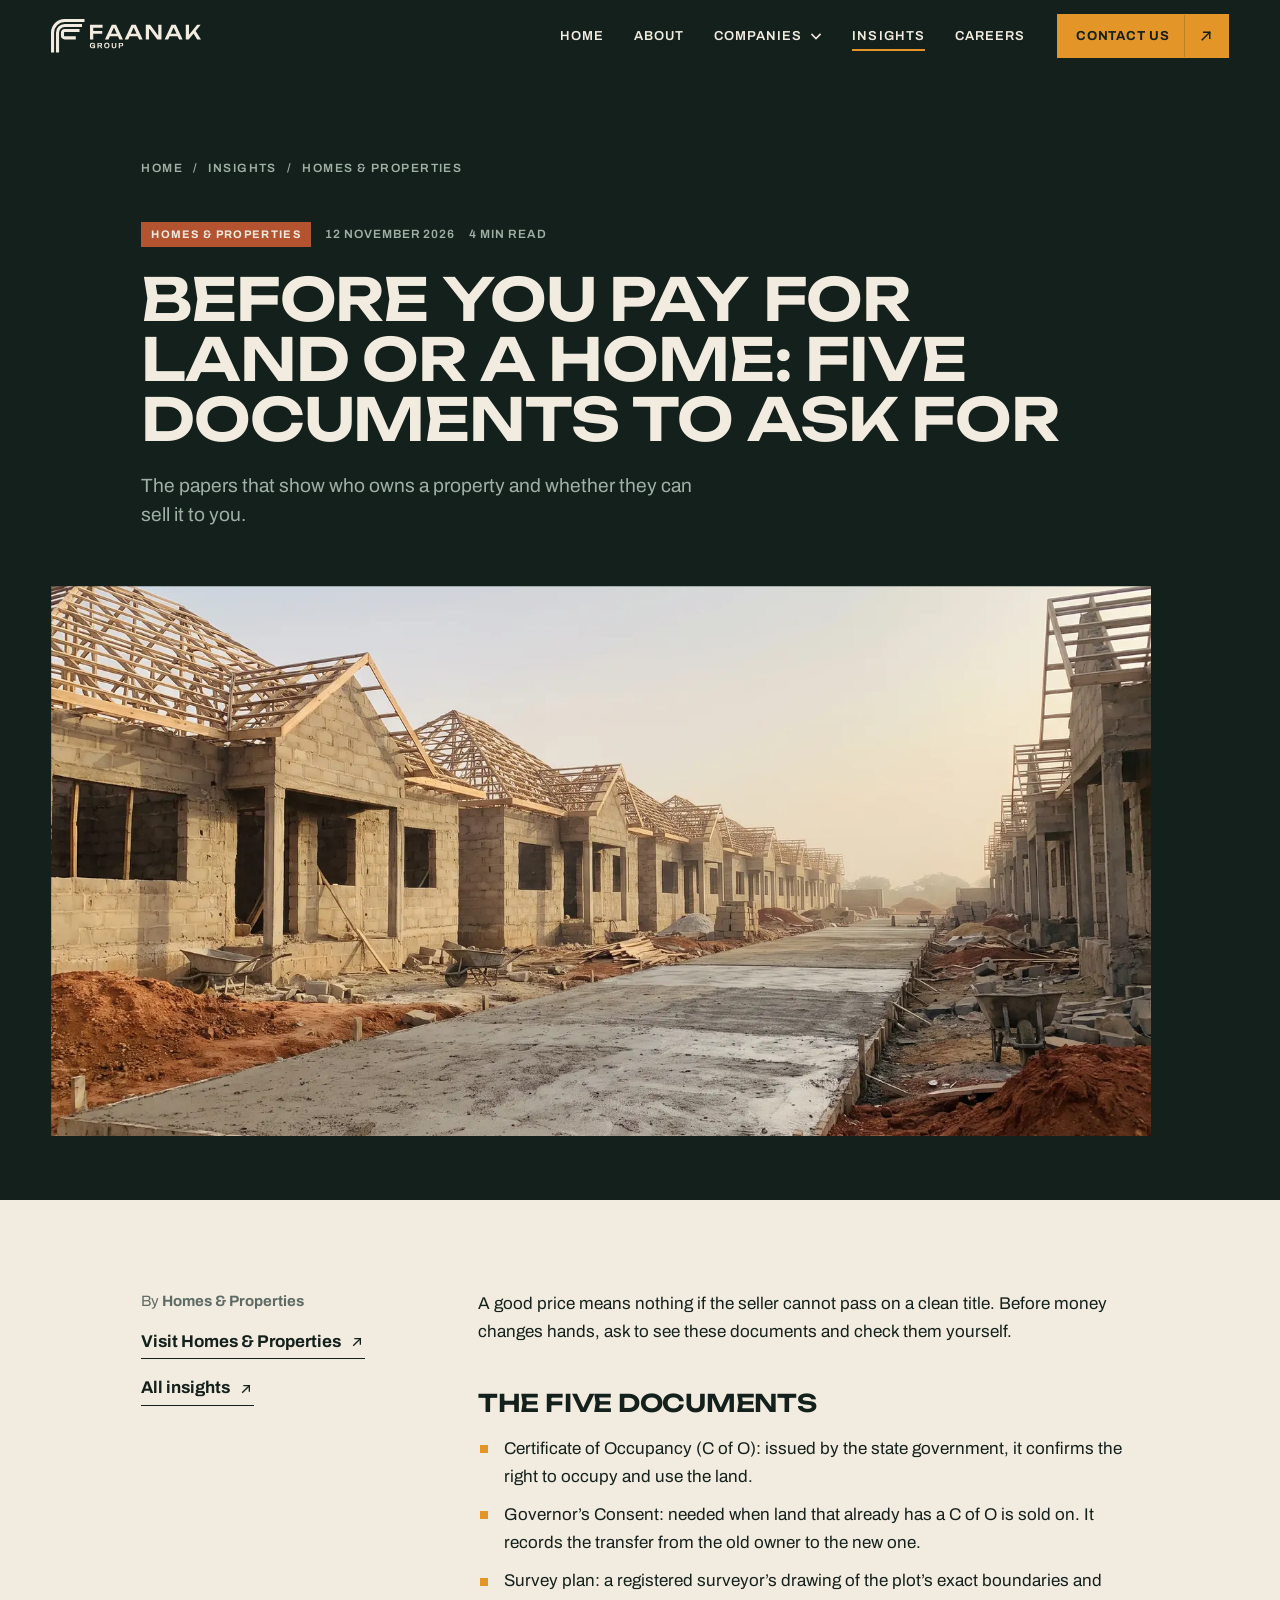
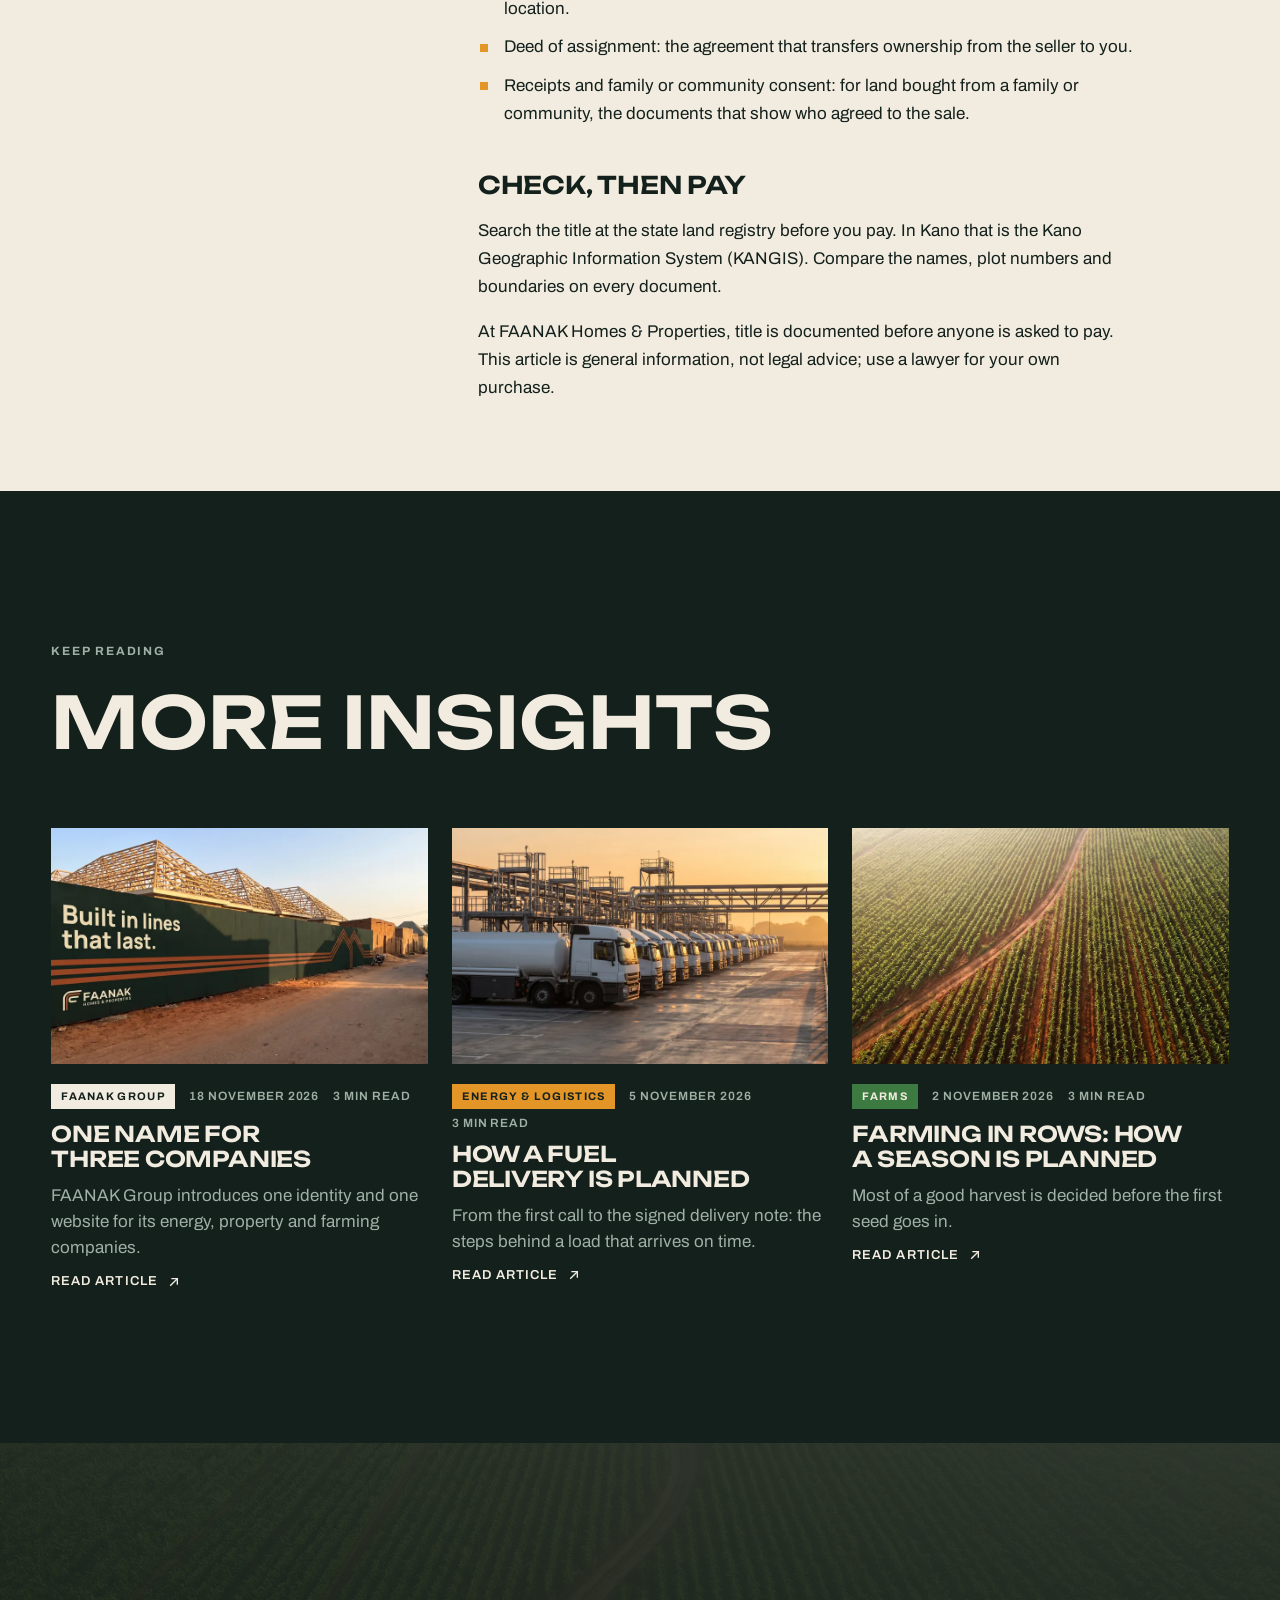
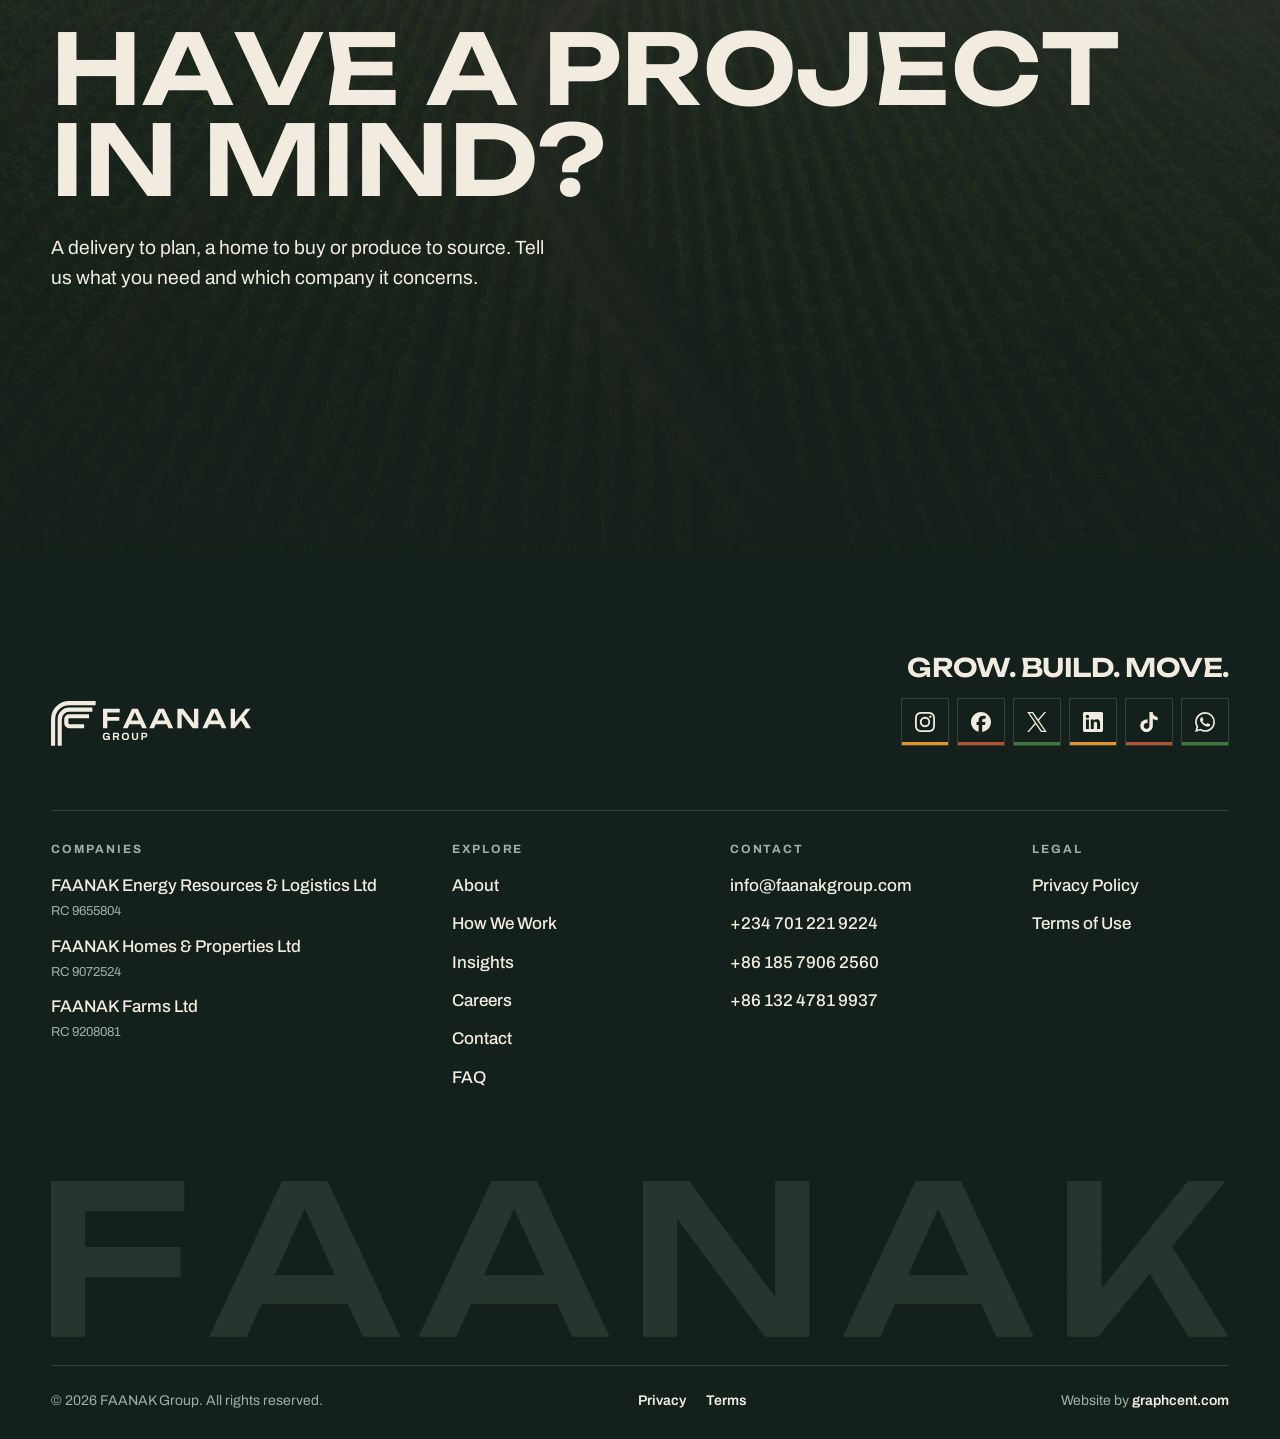
<file: insight-five-documents-before-you-pay.html>
<!doctype html>
<html lang="en-NG">
<head>
<meta charset="utf-8">
<meta name="viewport" content="width=device-width, initial-scale=1, viewport-fit=cover">
<title>Before You Pay for Land or a Home: Five Documents to Ask For | FAANAK Insights</title>
<meta name="description" content="The papers that show who owns a property and whether they can sell it to you.">
<meta name="theme-color" content="#14201B">
<link rel="canonical" href="https://4hm4di.github.io/faanakgroup/insight-five-documents-before-you-pay.html">
<meta property="og:type" content="website">
<meta property="og:site_name" content="FAANAK Group">
<meta property="og:title" content="Before You Pay for Land or a Home: Five Documents to Ask For | FAANAK Insights">
<meta property="og:description" content="The papers that show who owns a property and whether they can sell it to you.">
<meta property="og:url" content="https://4hm4di.github.io/faanakgroup/insight-five-documents-before-you-pay.html">
<meta property="og:image" content="https://4hm4di.github.io/faanakgroup/assets/img/og-image.jpg">
<meta name="twitter:card" content="summary_large_image">
<link rel="icon" href="favicon.ico" sizes="any">
<link rel="icon" href="favicon.svg" type="image/svg+xml">
<link rel="apple-touch-icon" href="apple-touch-icon.png">
<link rel="preload" href="assets/fonts/Unbounded-var.woff2" as="font" type="font/woff2" crossorigin>
<link rel="preload" href="assets/fonts/Archivo-var.woff2" as="font" type="font/woff2" crossorigin>
<link rel="stylesheet" href="assets/css/site.css">
<script>document.documentElement.classList.add('js');setTimeout(function(){var d=document.documentElement;if(!d.classList.contains('ready'))d.classList.remove('js');},4000);</script>
<script src="assets/js/site.js" defer></script>
</head><body data-page="insight-five-documents-before-you-pay">
<svg xmlns="http://www.w3.org/2000/svg" style="display:none"><symbol id="i-phone" viewBox="0 0 24 24" fill="none" stroke="currentColor" stroke-width="2" stroke-linecap="square" stroke-linejoin="round"><path d="M6.5,3 H9.2 L10.6,7.4 L8.6,9 C9.7,11.6 12.4,14.3 15,15.4 L16.6,13.4 L21,14.8 V17.5 C21,19.4 19.4,21 17.5,21 C10,21 3,14 3,6.5 C3,4.6 4.6,3 6.5,3 Z"/></symbol><symbol id="i-mobile" viewBox="0 0 24 24" fill="none" stroke="currentColor" stroke-width="2" stroke-linecap="square" stroke-linejoin="round"><path d="M7,2.5 H17 V21.5 H7 Z"/><path d="M11,18 H13"/></symbol><symbol id="i-email" viewBox="0 0 24 24" fill="none" stroke="currentColor" stroke-width="2" stroke-linecap="square" stroke-linejoin="round"><path d="M3,5.5 H21 V18.5 H3 Z"/><path d="M3,7.5 L12,13.5 L21,7.5" stroke-linecap="butt"/></symbol><symbol id="i-web" viewBox="0 0 24 24" fill="none" stroke="currentColor" stroke-width="2" stroke-linecap="square" stroke-linejoin="round"><path d="M21,12 A9,9 0 1,1 3,12 A9,9 0 1,1 21,12 Z"/><path d="M12,3 C8.3,6.2 8.3,17.8 12,21" stroke-linecap="butt"/><path d="M12,3 C15.7,6.2 15.7,17.8 12,21" stroke-linecap="butt"/><path d="M3,12 H21" stroke-linecap="butt"/></symbol><symbol id="i-location" viewBox="0 0 24 24" fill="none" stroke="currentColor" stroke-width="2" stroke-linecap="square" stroke-linejoin="round"><path d="M12,21.5 C12,21.5 4.5,14.6 4.5,9.5 A7.5,7.5 0 0,1 19.5,9.5 C19.5,14.6 12,21.5 12,21.5 Z"/><path d="M14.5,9.5 A2.5,2.5 0 1,1 9.5,9.5 A2.5,2.5 0 1,1 14.5,9.5 Z"/></symbol><symbol id="i-chat" viewBox="0 0 24 24" fill="none" stroke="currentColor" stroke-width="2" stroke-linecap="square" stroke-linejoin="round"><path d="M3.5,4.5 H20.5 V16 H11.5 L7,20 V16 H3.5 Z"/><path d="M7.5,8.5 H16.5"/><path d="M7.5,12 H13.5"/></symbol><symbol id="i-social" viewBox="0 0 24 24" fill="none" stroke="currentColor" stroke-width="2" stroke-linecap="square" stroke-linejoin="round"><path d="M20.1,5.5 A2.6,2.6 0 1,1 14.9,5.5 A2.6,2.6 0 1,1 20.1,5.5 Z"/><path d="M9.1,12 A2.6,2.6 0 1,1 3.9,12 A2.6,2.6 0 1,1 9.1,12 Z"/><path d="M20.1,18.5 A2.6,2.6 0 1,1 14.9,18.5 A2.6,2.6 0 1,1 20.1,18.5 Z"/><path d="M8.74,10.68 L15.26,6.82" stroke-linecap="butt"/><path d="M8.74,13.32 L15.26,17.18" stroke-linecap="butt"/></symbol><symbol id="i-energy" viewBox="0 0 24 24" fill="none" stroke="currentColor" stroke-width="2" stroke-linecap="square" stroke-linejoin="round"><path d="M13.5,2.5 L5,13.5 H11.5 L10.5,21.5 L19,10.5 H12.5 Z"/></symbol><symbol id="i-fuel" viewBox="0 0 24 24" fill="none" stroke="currentColor" stroke-width="2" stroke-linecap="square" stroke-linejoin="round"><path d="M12,2.5 C12,2.5 5.5,10.2 5.5,14.5 A6.5,6.5 0 0,0 18.5,14.5 C18.5,10.2 12,2.5 12,2.5 Z"/><path d="M9,15 C9,16.7 10.3,18 12,18"/></symbol><symbol id="i-logistics" viewBox="0 0 24 24" fill="none" stroke="currentColor" stroke-width="2" stroke-linecap="square" stroke-linejoin="round"><path d="M2.5,6 H14 V17"/><path d="M2.5,6 V17 H4" stroke-linecap="butt"/><path d="M8,17 H15" stroke-linecap="butt"/><path d="M14,9.5 H18 L21.5,13 V17 H19" stroke-linecap="butt"/><path d="M8,17.5 A2,2 0 1,1 4,17.5 A2,2 0 1,1 8,17.5 Z"/><path d="M19,17.5 A2,2 0 1,1 15,17.5 A2,2 0 1,1 19,17.5 Z"/></symbol><symbol id="i-homes" viewBox="0 0 24 24" fill="none" stroke="currentColor" stroke-width="2" stroke-linecap="square" stroke-linejoin="round"><path d="M3,21 V10.5 L12,3.5 L21,10.5 V21"/><path d="M7.5,21 V13 L12,9.5 L16.5,13 V21"/></symbol><symbol id="i-properties" viewBox="0 0 24 24" fill="none" stroke="currentColor" stroke-width="2" stroke-linecap="square" stroke-linejoin="round"><path d="M5,21 V3 H15 V21"/><path d="M15,9 H19 V21"/><path d="M8.5,7 H11.5"/><path d="M8.5,11 H11.5"/><path d="M8.5,15 H11.5"/><path d="M3,21 H21"/></symbol><symbol id="i-land" viewBox="0 0 24 24" fill="none" stroke="currentColor" stroke-width="2" stroke-linecap="square" stroke-linejoin="round"><path d="M3.5,8 L12,4 L20.5,8 L12,12 Z"/><path d="M3.5,12.5 L12,16.5 L20.5,12.5"/><path d="M3.5,16.5 L12,20.5 L20.5,16.5"/></symbol><symbol id="i-farms" viewBox="0 0 24 24" fill="none" stroke="currentColor" stroke-width="2" stroke-linecap="square" stroke-linejoin="round"><path d="M12,21 V11"/><path d="M12,14 C12,10.2 9.2,8 5,8 C5,11.8 7.8,14 12,14 Z"/><path d="M12,11 C12,7 14.8,4 19,4 C19,8 16.2,11 12,11 Z"/><path d="M6,21 H18"/></symbol><symbol id="i-produce" viewBox="0 0 24 24" fill="none" stroke="currentColor" stroke-width="2" stroke-linecap="square" stroke-linejoin="round"><path d="M12,22 V4"/><path d="M8,5.5 L12,9 L16,5.5"/><path d="M8,10 L12,13.5 L16,10"/><path d="M8,14.5 L12,18 L16,14.5"/></symbol><symbol id="i-fields" viewBox="0 0 24 24" fill="none" stroke="currentColor" stroke-width="2" stroke-linecap="square" stroke-linejoin="round"><path d="M3,7.5 C6,5.5 9,9.5 12,7.5 C15,5.5 18,9.5 21,7.5"/><path d="M3,12 C6,10 9,14 12,12 C15,10 18,14 21,12"/><path d="M3,16.5 C6,14.5 9,18.5 12,16.5 C15,14.5 18,18.5 21,16.5"/></symbol><symbol id="i-arrow" viewBox="0 0 24 24" fill="none" stroke="currentColor" stroke-width="2" stroke-linecap="square" stroke-linejoin="round"><path d="M7 17 L17 7"/><path d="M9 7 H17 V15"/></symbol><symbol id="i-plus" viewBox="0 0 24 24" fill="none" stroke="currentColor" stroke-width="2" stroke-linecap="square"><path d="M12 5 V19"/><path d="M5 12 H19"/></symbol><symbol id="s-instagram" viewBox="0 0 24 24" fill="currentColor"><path d="M7.0301.084c-1.2768.0602-2.1487.264-2.911.5634-.7888.3075-1.4575.72-2.1228 1.3877-.6652.6677-1.075 1.3368-1.3802 2.127-.2954.7638-.4956 1.6365-.552 2.914-.0564 1.2775-.0689 1.6882-.0626 4.947.0062 3.2586.0206 3.6671.0825 4.9473.061 1.2765.264 2.1482.5635 2.9107.308.7889.72 1.4573 1.388 2.1228.6679.6655 1.3365 1.0743 2.1285 1.38.7632.295 1.6361.4961 2.9134.552 1.2773.056 1.6884.069 4.9462.0627 3.2578-.0062 3.668-.0207 4.9478-.0814 1.28-.0607 2.147-.2652 2.9098-.5633.7889-.3086 1.4578-.72 2.1228-1.3881.665-.6682 1.0745-1.3378 1.3795-2.1284.2957-.7632.4966-1.636.552-2.9124.056-1.2809.0692-1.6898.063-4.948-.0063-3.2583-.021-3.6668-.0817-4.9465-.0607-1.2797-.264-2.1487-.5633-2.9117-.3084-.7889-.72-1.4568-1.3876-2.1228C21.2982 1.33 20.628.9208 19.8378.6165 19.074.321 18.2017.1197 16.9244.0645 15.6471.0093 15.236-.005 11.977.0014 8.718.0076 8.31.0215 7.0301.0839m.1402 21.6932c-1.17-.0509-1.8053-.2453-2.2287-.408-.5606-.216-.96-.4771-1.3819-.895-.422-.4178-.6811-.8186-.9-1.378-.1644-.4234-.3624-1.058-.4171-2.228-.0595-1.2645-.072-1.6442-.079-4.848-.007-3.2037.0053-3.583.0607-4.848.05-1.169.2456-1.805.408-2.2282.216-.5613.4762-.96.895-1.3816.4188-.4217.8184-.6814 1.3783-.9003.423-.1651 1.0575-.3614 2.227-.4171 1.2655-.06 1.6447-.072 4.848-.079 3.2033-.007 3.5835.005 4.8495.0608 1.169.0508 1.8053.2445 2.228.408.5608.216.96.4754 1.3816.895.4217.4194.6816.8176.9005 1.3787.1653.4217.3617 1.056.4169 2.2263.0602 1.2655.0739 1.645.0796 4.848.0058 3.203-.0055 3.5834-.061 4.848-.051 1.17-.245 1.8055-.408 2.2294-.216.5604-.4763.96-.8954 1.3814-.419.4215-.8181.6811-1.3783.9-.4224.1649-1.0577.3617-2.2262.4174-1.2656.0595-1.6448.072-4.8493.079-3.2045.007-3.5825-.006-4.848-.0608M16.953 5.5864A1.44 1.44 0 1 0 18.39 4.144a1.44 1.44 0 0 0-1.437 1.4424M5.8385 12.012c.0067 3.4032 2.7706 6.1557 6.173 6.1493 3.4026-.0065 6.157-2.7701 6.1506-6.1733-.0065-3.4032-2.771-6.1565-6.174-6.1498-3.403.0067-6.156 2.771-6.1496 6.1738M8 12.0077a4 4 0 1 1 4.008 3.9921A3.9996 3.9996 0 0 1 8 12.0077"/></symbol><symbol id="s-facebook" viewBox="0 0 24 24" fill="currentColor"><path d="M9.101 23.691v-7.98H6.627v-3.667h2.474v-1.58c0-4.085 1.848-5.978 5.858-5.978.401 0 .955.042 1.468.103a8.68 8.68 0 0 1 1.141.195v3.325a8.623 8.623 0 0 0-.653-.036 26.805 26.805 0 0 0-.733-.009c-.707 0-1.259.096-1.675.309a1.686 1.686 0 0 0-.679.622c-.258.42-.374.995-.374 1.752v1.297h3.919l-.386 2.103-.287 1.564h-3.246v8.245C19.396 23.238 24 18.179 24 12.044c0-6.627-5.373-12-12-12s-12 5.373-12 12c0 5.628 3.874 10.35 9.101 11.647Z"/></symbol><symbol id="s-x" viewBox="0 0 24 24" fill="currentColor"><path d="M14.234 10.162 22.977 0h-2.072l-7.591 8.824L7.251 0H.258l9.168 13.343L.258 24H2.33l8.016-9.318L16.749 24h6.993zm-2.837 3.299-.929-1.329L3.076 1.56h3.182l5.965 8.532.929 1.329 7.754 11.09h-3.182z"/></symbol><symbol id="s-tiktok" viewBox="0 0 24 24" fill="currentColor"><path d="M12.525.02c1.31-.02 2.61-.01 3.91-.02.08 1.53.63 3.09 1.75 4.17 1.12 1.11 2.7 1.62 4.24 1.79v4.03c-1.44-.05-2.89-.35-4.2-.97-.57-.26-1.1-.59-1.62-.93-.01 2.92.01 5.84-.02 8.75-.08 1.4-.54 2.79-1.35 3.94-1.31 1.92-3.58 3.17-5.91 3.21-1.43.08-2.86-.31-4.08-1.03-2.02-1.19-3.44-3.37-3.65-5.71-.02-.5-.03-1-.01-1.49.18-1.9 1.12-3.72 2.58-4.96 1.66-1.44 3.98-2.13 6.15-1.72.02 1.48-.04 2.96-.04 4.44-.99-.32-2.15-.23-3.02.37-.63.41-1.11 1.04-1.36 1.75-.21.51-.15 1.07-.14 1.61.24 1.64 1.82 3.02 3.5 2.87 1.12-.01 2.19-.66 2.77-1.61.19-.33.4-.67.41-1.06.1-1.79.06-3.57.07-5.36.01-4.03-.01-8.05.02-12.07z"/></symbol><symbol id="s-whatsapp" viewBox="0 0 24 24" fill="currentColor"><path d="M17.472 14.382c-.297-.149-1.758-.867-2.03-.967-.273-.099-.471-.148-.67.15-.197.297-.767.966-.94 1.164-.173.199-.347.223-.644.075-.297-.15-1.255-.463-2.39-1.475-.883-.788-1.48-1.761-1.653-2.059-.173-.297-.018-.458.13-.606.134-.133.298-.347.446-.52.149-.174.198-.298.298-.497.099-.198.05-.371-.025-.52-.075-.149-.669-1.612-.916-2.207-.242-.579-.487-.5-.669-.51-.173-.008-.371-.01-.57-.01-.198 0-.52.074-.792.372-.272.297-1.04 1.016-1.04 2.479 0 1.462 1.065 2.875 1.213 3.074.149.198 2.096 3.2 5.077 4.487.709.306 1.262.489 1.694.625.712.227 1.36.195 1.871.118.571-.085 1.758-.719 2.006-1.413.248-.694.248-1.289.173-1.413-.074-.124-.272-.198-.57-.347m-5.421 7.403h-.004a9.87 9.87 0 01-5.031-1.378l-.361-.214-3.741.982.998-3.648-.235-.374a9.86 9.86 0 01-1.51-5.26c.001-5.45 4.436-9.884 9.888-9.884 2.64 0 5.122 1.03 6.988 2.898a9.825 9.825 0 012.893 6.994c-.003 5.45-4.437 9.884-9.885 9.884m8.413-18.297A11.815 11.815 0 0012.05 0C5.495 0 .16 5.335.157 11.892c0 2.096.547 4.142 1.588 5.945L.057 24l6.305-1.654a11.882 11.882 0 005.683 1.448h.005c6.554 0 11.89-5.335 11.893-11.893a11.821 11.821 0 00-3.48-8.413Z"/></symbol><symbol id="s-linkedin" viewBox="0 0 24 24" fill="currentColor"><path d="M20.447 20.452h-3.554v-5.569c0-1.328-.027-3.037-1.852-3.037-1.853 0-2.136 1.445-2.136 2.939v5.667H9.351V9h3.414v1.561h.046c.477-.9 1.637-1.85 3.37-1.85 3.601 0 4.267 2.37 4.267 5.455v6.286zM5.337 7.433c-1.144 0-2.063-.926-2.063-2.065 0-1.138.92-2.063 2.063-2.063 1.14 0 2.064.925 2.064 2.063 0 1.139-.925 2.065-2.064 2.065zm1.782 13.019H3.555V9h3.564v11.452zM22.225 0H1.771C.792 0 0 .774 0 1.729v20.542C0 23.227.792 24 1.771 24h20.451C23.2 24 24 23.227 24 22.271V1.729C24 .774 23.2 0 22.222 0h.003z"/></symbol></svg>
<a class="skip" href="#main">Skip to content</a>
<header class="header" data-header>
  <div class="header__inner wrap">
    <a class="header__logo" href="index.html" aria-label="FAANAK Group home"><svg class="logo" role="img" aria-hidden="true" focusable="false" xmlns="http://www.w3.org/2000/svg" viewBox="0 0 447.92 100.00"><g transform="translate(0.000,0.000) scale(1.40331)"><path d="M154.391,226.579 H115.462 A25.733,25.733 0 0 0 89.729,252.312 V291.241" transform="translate(-86.430,-223.280)" fill="none" stroke="currentColor" stroke-width="6.598148148148148" stroke-linecap="square" stroke-linejoin="round"/><path d="M149.112,237.136 H115.462 A15.176,15.176 0 0 0 100.286,252.312 V291.241" transform="translate(-86.430,-223.280)" fill="none" stroke="currentColor" stroke-width="6.598148148148148" stroke-linecap="square" stroke-linejoin="round"/><path d="M143.834,247.693 H115.462 A4.619,4.619 0 0 0 110.843,252.312 V258.910 A4.619,4.619 0 0 0 115.462,263.529 H135.916" transform="translate(-86.430,-223.280)" fill="none" stroke="currentColor" stroke-width="6.598148148148148" stroke-linecap="square" stroke-linejoin="round"/><path d="M172.88,249.97h22.57v6.04h-22.57v-6.04ZM196.16,236.73v6.08h-23.2l3.37-3.62v28.78h-6.87v-31.24h26.7ZM209.36,261.38v-5.75h21.66v5.75h-21.66ZM224.9,236.73l14.62,31.24h-7.54l-12.79-28.36h2.33l-12.79,28.36h-7.54l14.62-31.24h9.08ZM251.35,261.38v-5.75h21.66v5.75h-21.66ZM266.88,236.73l14.62,31.24h-7.54l-12.79-28.36h2.33l-12.79,28.36h-7.54l14.62-31.24h9.08ZM317.15,263.3l-2.46.37v-26.95h6.87v31.24h-8.95l-19.99-26.95,2.42-.37v27.32h-6.87v-31.24h9.2l19.78,26.57ZM336.4,261.38v-5.75h21.66v5.75h-21.66ZM351.93,236.73l14.62,31.24h-7.54l-12.79-28.36h2.33l-12.79,28.36h-7.54l14.62-31.24h9.08ZM373.26,267.96v-31.24h6.87v25.49l-2-1.42,19.33-24.07h7.54l-25.53,31.24h-6.21ZM388.17,252.68l5.08-4.54,12.37,19.83h-8.08l-9.37-15.29Z" transform="translate(-86.430,-224.422)" fill="currentColor"/><path d="M174.58,286.75c-1.78,0-3.15-.47-4.11-1.42-.96-.95-1.44-2.42-1.44-4.42,0-1.33.23-2.42.69-3.29s1.13-1.5,2.01-1.93c.88-.42,1.93-.63,3.16-.63.74,0,1.43.08,2.08.25s1.22.42,1.72.76c.5.34.89.77,1.17,1.28.28.51.42,1.12.42,1.82h-2.49c0-.34-.07-.64-.22-.91-.15-.26-.35-.48-.62-.66-.26-.18-.57-.31-.91-.4s-.7-.13-1.07-.13c-.57,0-1.07.07-1.5.22s-.78.37-1.06.68c-.28.3-.49.68-.63,1.13-.14.45-.21.97-.21,1.56v.49c0,.82.12,1.5.36,2.03.24.53.6.92,1.09,1.18.48.26,1.08.39,1.8.39.59,0,1.12-.09,1.57-.27.46-.18.81-.44,1.07-.78.26-.34.39-.76.39-1.25v-.12h-3.38v-1.88h5.81v6.11h-1.61l-.21-1.22c-.33.32-.68.58-1.06.79-.38.21-.8.37-1.26.47-.46.1-.98.16-1.55.16ZM185.28,286.55v-11.3h6.19c.83,0,1.53.15,2.08.44.55.3.97.71,1.24,1.24.27.53.41,1.14.41,1.84,0,.74-.16,1.39-.49,1.95-.33.57-.81,1-1.43,1.29l2.31,4.53h-2.72l-1.99-4.12h-3.15v4.12h-2.45ZM187.74,280.49h3.41c.49,0,.88-.15,1.15-.45.27-.3.41-.71.41-1.23,0-.33-.06-.61-.18-.85-.12-.24-.3-.41-.53-.54s-.52-.18-.86-.18h-3.41v3.25ZM205.21,286.75c-1.2,0-2.23-.21-3.1-.64-.87-.43-1.53-1.08-1.99-1.94-.46-.87-.69-1.95-.69-3.26s.23-2.42.69-3.29,1.13-1.5,1.99-1.93c.87-.42,1.9-.63,3.1-.63s2.26.21,3.12.63c.86.42,1.52,1.07,1.98,1.93.46.86.69,1.96.69,3.29s-.23,2.39-.69,3.26c-.46.87-1.12,1.52-1.98,1.94-.86.43-1.9.64-3.12.64ZM205.21,284.74c.54,0,1.01-.08,1.42-.23.41-.15.75-.38,1.02-.69.27-.31.48-.68.63-1.13.14-.44.21-.95.21-1.52v-.51c0-.58-.07-1.1-.21-1.55-.14-.45-.35-.83-.63-1.13-.27-.3-.61-.53-1.02-.68-.41-.15-.88-.23-1.42-.23s-.99.08-1.4.23c-.41.15-.75.38-1.02.68-.27.3-.48.68-.62,1.13-.14.45-.21.97-.21,1.55v.51c0,.57.07,1.08.21,1.52s.34.82.62,1.13c.27.31.61.54,1.02.69.41.15.87.23,1.4.23ZM220.53,286.75c-1.03,0-1.92-.16-2.66-.49-.74-.33-1.31-.83-1.7-1.49-.4-.66-.59-1.49-.59-2.48v-7.03h2.47v6.97c0,.81.21,1.44.64,1.87.43.43,1.04.65,1.84.65s1.42-.22,1.85-.65.65-1.06.65-1.87v-6.97h2.47v7.03c0,.99-.2,1.81-.59,2.48-.4.66-.96,1.16-1.7,1.49-.74.33-1.63.49-2.68.49ZM230.6,286.55v-11.3h5.88c.81,0,1.49.15,2.03.45.54.3.96.72,1.24,1.27.28.54.42,1.19.42,1.94s-.15,1.4-.44,1.95c-.29.55-.72.99-1.28,1.29-.56.31-1.25.46-2.06.46h-3.34v3.94h-2.45ZM233.05,280.61h3.01c.52,0,.91-.15,1.19-.44.28-.3.42-.71.42-1.24,0-.36-.06-.66-.18-.91-.12-.24-.3-.43-.54-.56-.24-.13-.54-.2-.9-.2h-3.01v3.34Z" transform="translate(-86.430,-224.422)" fill="currentColor"/></g></svg></a>
    <nav class="nav" aria-label="Main"><a href="index.html">Home</a>
      <a href="about.html">About</a>
      <div class="nav__dd" data-dd>
        <button class="nav__btn" type="button" aria-expanded="false" aria-controls="dd-companies" data-dd-btn>Companies<svg class="nav__chev" viewBox="0 0 12 12" aria-hidden="true" focusable="false"><path d="M2 4.5 6 8.5 10 4.5" fill="none" stroke="currentColor" stroke-width="1.6" stroke-linecap="square"/></svg></button>
        <div class="dd" id="dd-companies" data-dd-panel>
          <div class="dd__inner wrap">
            <div class="dd__head"><p class="dd__k">Our Companies</p><p class="dd__lead">Three registered companies, one standard.</p>
              <a class="link" href="index.html#companies">See all three <span aria-hidden="true"><svg class="ico" aria-hidden="true" focusable="false"><use href="#i-arrow"/></svg></span></a></div>
            <ul class="dd__grid"><li><a class="dd__card dd__card--amber" href="energy-logistics.html">
        <span class="badge badge--amber"><svg class="ico" aria-hidden="true" focusable="false"><use href="#i-energy"/></svg></span>
        <span class="dd__txt"><span class="dd__name">Energy &amp; Logistics</span><span class="dd__desc">Energy and goods, moved safely and on schedule.</span><span class="dd__rc">RC 9655804</span></span>
        <span class="dd__arrow" aria-hidden="true"><svg class="ico" aria-hidden="true" focusable="false"><use href="#i-arrow"/></svg></span></a></li><li><a class="dd__card dd__card--laterite" href="homes-properties.html">
        <span class="badge badge--laterite"><svg class="ico" aria-hidden="true" focusable="false"><use href="#i-homes"/></svg></span>
        <span class="dd__txt"><span class="dd__name">Homes &amp; Properties</span><span class="dd__desc">Built in lines that last.</span><span class="dd__rc">RC 9072524</span></span>
        <span class="dd__arrow" aria-hidden="true"><svg class="ico" aria-hidden="true" focusable="false"><use href="#i-arrow"/></svg></span></a></li><li><a class="dd__card dd__card--green" href="farms.html">
        <span class="badge badge--green"><svg class="ico" aria-hidden="true" focusable="false"><use href="#i-farms"/></svg></span>
        <span class="dd__txt"><span class="dd__name">Farms</span><span class="dd__desc">From our rows to your market.</span><span class="dd__rc">RC 9208081</span></span>
        <span class="dd__arrow" aria-hidden="true"><svg class="ico" aria-hidden="true" focusable="false"><use href="#i-arrow"/></svg></span></a></li></ul>
          </div>
        </div>
      </div>
      <a href="insights.html" aria-current="page">Insights</a>
      <a href="careers.html">Careers</a></nav>
    <a class="btn btn--amber btn--sm header__cta" href="contact.html"><span>Contact Us</span><span class="btn__icon" aria-hidden="true"><svg class="ico" aria-hidden="true" focusable="false"><use href="#i-arrow"/></svg></span></a>
    <button class="menu-btn" type="button" aria-expanded="false" aria-controls="menu" aria-label="Open menu" data-menu-btn>
      <span></span><span></span><span></span>
    </button>
  </div>
</header>
<div class="menu" id="menu" data-menu hidden>
  <nav class="menu__nav wrap" aria-label="Mobile"><a href="index.html">Home</a><a href="about.html">About</a>
      <div class="menu__group"><p class="menu__label">Companies</p><ul class="menu__cards"><li><a class="dd__card dd__card--amber" href="energy-logistics.html">
        <span class="badge badge--amber"><svg class="ico" aria-hidden="true" focusable="false"><use href="#i-energy"/></svg></span>
        <span class="dd__txt"><span class="dd__name">Energy &amp; Logistics</span><span class="dd__desc">Energy and goods, moved safely and on schedule.</span><span class="dd__rc">RC 9655804</span></span>
        <span class="dd__arrow" aria-hidden="true"><svg class="ico" aria-hidden="true" focusable="false"><use href="#i-arrow"/></svg></span></a></li><li><a class="dd__card dd__card--laterite" href="homes-properties.html">
        <span class="badge badge--laterite"><svg class="ico" aria-hidden="true" focusable="false"><use href="#i-homes"/></svg></span>
        <span class="dd__txt"><span class="dd__name">Homes &amp; Properties</span><span class="dd__desc">Built in lines that last.</span><span class="dd__rc">RC 9072524</span></span>
        <span class="dd__arrow" aria-hidden="true"><svg class="ico" aria-hidden="true" focusable="false"><use href="#i-arrow"/></svg></span></a></li><li><a class="dd__card dd__card--green" href="farms.html">
        <span class="badge badge--green"><svg class="ico" aria-hidden="true" focusable="false"><use href="#i-farms"/></svg></span>
        <span class="dd__txt"><span class="dd__name">Farms</span><span class="dd__desc">From our rows to your market.</span><span class="dd__rc">RC 9208081</span></span>
        <span class="dd__arrow" aria-hidden="true"><svg class="ico" aria-hidden="true" focusable="false"><use href="#i-arrow"/></svg></span></a></li></ul></div>
      <a href="index.html#how-we-work">How We Work</a><a href="insights.html">Insights</a><a href="careers.html">Careers</a><a href="contact.html">Contact</a></nav>
  <div class="menu__foot wrap">
    <a href="mailto:info@faanakgroup.com">info@faanakgroup.com</a>
    <a href="tel:+2347012219224">+234&nbsp;701&nbsp;221&nbsp;9224</a>
  </div>
</div>
<main id="main">
<article class="article" aria-labelledby="page-title">
  <header class="article__head dark">
    <div class="hero__lanes" aria-hidden="true"><span></span><span></span><span></span></div>
    <div class="wrap article__headin">
      <nav class="crumbs" aria-label="Breadcrumb"><a href="index.html">Home</a><span aria-hidden="true">/</span><a href="insights.html">Insights</a><span aria-hidden="true">/</span><span aria-current="page">Homes &amp; Properties</span></nav>
      <p class="post__meta"><span class="tag tag--laterite">Homes &amp; Properties</span><time datetime="2026-11-12">12 November 2026</time><span>4 min read</span></p>
      <h1 class="article__title" id="page-title" data-split="words">Before You Pay for Land or a Home: Five Documents to Ask For</h1>
      <p class="article__lead">The papers that show who owns a property and whether they can sell it to you.</p>
    </div>
    <div class="wrap"><figure class="article__img" data-reveal="clip"><picture><source type="image/webp" srcset="assets/img/homes-slab-960.webp 960w, assets/img/homes-slab-1600.webp 1600w" sizes="(max-width: 1100px) 100vw, 1100px"><img class="cover" src="assets/img/homes-slab-1600.jpg" width="1600" height="1195" alt="A fresh concrete slab in front of houses under construction" loading="eager" decoding="sync" fetchpriority="high"></picture></figure></div>
  </header>
  <div class="wrap article__grid">
    <aside class="article__aside">
      <p class="article__by">By <strong>Homes &amp; Properties</strong></p>
      <a class="link" href="homes-properties.html">Visit Homes &amp; Properties <span aria-hidden="true"><svg class="ico" aria-hidden="true" focusable="false"><use href="#i-arrow"/></svg></span></a>
      <a class="link" href="insights.html">All insights <span aria-hidden="true"><svg class="ico" aria-hidden="true" focusable="false"><use href="#i-arrow"/></svg></span></a>
    </aside>
    <div class="prose"><p>A good price means nothing if the seller cannot pass on a clean title. Before money changes hands, ask to see these documents and check them yourself.</p><h2>The five documents</h2><ul><li>Certificate of Occupancy (C of O): issued by the state government, it confirms the right to occupy and use the land.</li><li>Governor’s Consent: needed when land that already has a C of O is sold on. It records the transfer from the old owner to the new one.</li><li>Survey plan: a registered surveyor’s drawing of the plot’s exact boundaries and location.</li><li>Deed of assignment: the agreement that transfers ownership from the seller to you.</li><li>Receipts and family or community consent: for land bought from a family or community, the documents that show who agreed to the sale.</li></ul><h2>Check, then pay</h2><p>Search the title at the state land registry before you pay. In Kano that is the Kano Geographic Information System (KANGIS). Compare the names, plot numbers and boundaries on every document.</p><p>At FAANAK Homes &amp; Properties, title is documented before anyone is asked to pay. This article is general information, not legal advice; use a lawyer for your own purchase.</p></div>
  </div>
</article>
<section class="more section dark" aria-labelledby="more-title">
  <div class="wrap">
    <p class="kicker">Keep Reading</p>
    <h2 class="title title--sm" id="more-title" data-split="chars">More Insights</h2>
    <div class="posts posts--3"><article class="post post--ink" data-cat="group">
  <a class="post__link" href="insight-one-name-for-three-companies.html">
    <figure class="post__img"><picture><source type="image/webp" srcset="assets/img/homes-hoarding-960.webp 960w, assets/img/homes-hoarding-1600.webp 1600w" sizes="(max-width: 640px) 100vw, (max-width: 1080px) 50vw, 33vw"><img class="cover" src="assets/img/homes-hoarding-1600.jpg" width="1600" height="893" alt="A FAANAK Homes &amp; Properties site hoarding along a street" loading="lazy" decoding="async"></picture></figure>
    <div class="post__body">
      <p class="post__meta"><span class="tag tag--ink">FAANAK Group</span><time datetime="2026-11-18">18 November 2026</time><span>3 min read</span></p>
      <h3 class="post__t">One Name for Three Companies</h3>
      <p class="post__x">FAANAK Group introduces one identity and one website for its energy, property and farming companies.</p>
      <span class="post__more">Read article <span aria-hidden="true"><svg class="ico" aria-hidden="true" focusable="false"><use href="#i-arrow"/></svg></span></span>
    </div>
  </a>
</article><article class="post post--amber" data-cat="energy">
  <a class="post__link" href="insight-how-a-fuel-delivery-is-planned.html">
    <figure class="post__img"><picture><source type="image/webp" srcset="assets/img/energy-depot-960.webp 960w, assets/img/energy-depot-1600.webp 1600w" sizes="(max-width: 640px) 100vw, (max-width: 1080px) 50vw, 33vw"><img class="cover" src="assets/img/energy-depot-1600.jpg" width="1600" height="893" alt="A row of white fuel tankers lined up at a depot at sunrise" loading="lazy" decoding="async"></picture></figure>
    <div class="post__body">
      <p class="post__meta"><span class="tag tag--amber">Energy &amp; Logistics</span><time datetime="2026-11-05">5 November 2026</time><span>3 min read</span></p>
      <h3 class="post__t">How a Fuel Delivery Is Planned</h3>
      <p class="post__x">From the first call to the signed delivery note: the steps behind a load that arrives on time.</p>
      <span class="post__more">Read article <span aria-hidden="true"><svg class="ico" aria-hidden="true" focusable="false"><use href="#i-arrow"/></svg></span></span>
    </div>
  </a>
</article><article class="post post--green" data-cat="farms">
  <a class="post__link" href="insight-farming-in-rows-planning-a-season.html">
    <figure class="post__img"><picture><source type="image/webp" srcset="assets/img/farms-rows-960.webp 960w, assets/img/farms-rows-1600.webp 1600w" sizes="(max-width: 640px) 100vw, (max-width: 1080px) 50vw, 33vw"><img class="cover" src="assets/img/farms-rows-1600.jpg" width="1600" height="1195" alt="Parallel rows of young maize seen from a drone" loading="lazy" decoding="async"></picture></figure>
    <div class="post__body">
      <p class="post__meta"><span class="tag tag--green">Farms</span><time datetime="2026-11-02">2 November 2026</time><span>3 min read</span></p>
      <h3 class="post__t">Farming in Rows: How a Season Is Planned</h3>
      <p class="post__x">Most of a good harvest is decided before the first seed goes in.</p>
      <span class="post__more">Read article <span aria-hidden="true"><svg class="ico" aria-hidden="true" focusable="false"><use href="#i-arrow"/></svg></span></span>
    </div>
  </a>
</article></div>
  </div>
</section>

<section class="cta dark" aria-labelledby="cta-title">
  <div class="cta__bg" aria-hidden="true"><picture><source type="image/webp" srcset="assets/img/farms-aerial-960.webp 960w, assets/img/farms-aerial-1600.webp 1600w" sizes="100vw"><img class="cover" src="assets/img/farms-aerial-1600.jpg" width="1600" height="1195" alt="" loading="lazy" decoding="async"></picture></div>
  <div class="wrap cta__inner">
    <h2 class="title title--cta" id="cta-title" data-split="chars">Have a Project<br>in Mind?</h2>
    <p class="cta__text" data-reveal>A delivery to plan, a home to buy or produce to source. Tell us what you need and which company it concerns.</p>
    <div class="cta__actions" data-reveal>
      <a class="btn btn--amber" href="contact.html"><span>Send an Enquiry</span><span class="btn__icon" aria-hidden="true"><svg class="ico" aria-hidden="true" focusable="false"><use href="#i-arrow"/></svg></span></a>
      <a class="btn btn--ghost" href="mailto:info@faanakgroup.com"><span>Email info@faanakgroup.com</span></a>
    </div>
  </div>
</section></main>
<footer class="footer dark">
  <div class="wrap">
    <div class="footer__top">
      <a class="footer__logo" href="index.html" aria-label="FAANAK Group home"><svg class="logo" role="img" aria-hidden="true" focusable="false" xmlns="http://www.w3.org/2000/svg" viewBox="0 0 447.92 100.00"><g transform="translate(0.000,0.000) scale(1.40331)"><path d="M154.391,226.579 H115.462 A25.733,25.733 0 0 0 89.729,252.312 V291.241" transform="translate(-86.430,-223.280)" fill="none" stroke="currentColor" stroke-width="6.598148148148148" stroke-linecap="square" stroke-linejoin="round"/><path d="M149.112,237.136 H115.462 A15.176,15.176 0 0 0 100.286,252.312 V291.241" transform="translate(-86.430,-223.280)" fill="none" stroke="currentColor" stroke-width="6.598148148148148" stroke-linecap="square" stroke-linejoin="round"/><path d="M143.834,247.693 H115.462 A4.619,4.619 0 0 0 110.843,252.312 V258.910 A4.619,4.619 0 0 0 115.462,263.529 H135.916" transform="translate(-86.430,-223.280)" fill="none" stroke="currentColor" stroke-width="6.598148148148148" stroke-linecap="square" stroke-linejoin="round"/><path d="M172.88,249.97h22.57v6.04h-22.57v-6.04ZM196.16,236.73v6.08h-23.2l3.37-3.62v28.78h-6.87v-31.24h26.7ZM209.36,261.38v-5.75h21.66v5.75h-21.66ZM224.9,236.73l14.62,31.24h-7.54l-12.79-28.36h2.33l-12.79,28.36h-7.54l14.62-31.24h9.08ZM251.35,261.38v-5.75h21.66v5.75h-21.66ZM266.88,236.73l14.62,31.24h-7.54l-12.79-28.36h2.33l-12.79,28.36h-7.54l14.62-31.24h9.08ZM317.15,263.3l-2.46.37v-26.95h6.87v31.24h-8.95l-19.99-26.95,2.42-.37v27.32h-6.87v-31.24h9.2l19.78,26.57ZM336.4,261.38v-5.75h21.66v5.75h-21.66ZM351.93,236.73l14.62,31.24h-7.54l-12.79-28.36h2.33l-12.79,28.36h-7.54l14.62-31.24h9.08ZM373.26,267.96v-31.24h6.87v25.49l-2-1.42,19.33-24.07h7.54l-25.53,31.24h-6.21ZM388.17,252.68l5.08-4.54,12.37,19.83h-8.08l-9.37-15.29Z" transform="translate(-86.430,-224.422)" fill="currentColor"/><path d="M174.58,286.75c-1.78,0-3.15-.47-4.11-1.42-.96-.95-1.44-2.42-1.44-4.42,0-1.33.23-2.42.69-3.29s1.13-1.5,2.01-1.93c.88-.42,1.93-.63,3.16-.63.74,0,1.43.08,2.08.25s1.22.42,1.72.76c.5.34.89.77,1.17,1.28.28.51.42,1.12.42,1.82h-2.49c0-.34-.07-.64-.22-.91-.15-.26-.35-.48-.62-.66-.26-.18-.57-.31-.91-.4s-.7-.13-1.07-.13c-.57,0-1.07.07-1.5.22s-.78.37-1.06.68c-.28.3-.49.68-.63,1.13-.14.45-.21.97-.21,1.56v.49c0,.82.12,1.5.36,2.03.24.53.6.92,1.09,1.18.48.26,1.08.39,1.8.39.59,0,1.12-.09,1.57-.27.46-.18.81-.44,1.07-.78.26-.34.39-.76.39-1.25v-.12h-3.38v-1.88h5.81v6.11h-1.61l-.21-1.22c-.33.32-.68.58-1.06.79-.38.21-.8.37-1.26.47-.46.1-.98.16-1.55.16ZM185.28,286.55v-11.3h6.19c.83,0,1.53.15,2.08.44.55.3.97.71,1.24,1.24.27.53.41,1.14.41,1.84,0,.74-.16,1.39-.49,1.95-.33.57-.81,1-1.43,1.29l2.31,4.53h-2.72l-1.99-4.12h-3.15v4.12h-2.45ZM187.74,280.49h3.41c.49,0,.88-.15,1.15-.45.27-.3.41-.71.41-1.23,0-.33-.06-.61-.18-.85-.12-.24-.3-.41-.53-.54s-.52-.18-.86-.18h-3.41v3.25ZM205.21,286.75c-1.2,0-2.23-.21-3.1-.64-.87-.43-1.53-1.08-1.99-1.94-.46-.87-.69-1.95-.69-3.26s.23-2.42.69-3.29,1.13-1.5,1.99-1.93c.87-.42,1.9-.63,3.1-.63s2.26.21,3.12.63c.86.42,1.52,1.07,1.98,1.93.46.86.69,1.96.69,3.29s-.23,2.39-.69,3.26c-.46.87-1.12,1.52-1.98,1.94-.86.43-1.9.64-3.12.64ZM205.21,284.74c.54,0,1.01-.08,1.42-.23.41-.15.75-.38,1.02-.69.27-.31.48-.68.63-1.13.14-.44.21-.95.21-1.52v-.51c0-.58-.07-1.1-.21-1.55-.14-.45-.35-.83-.63-1.13-.27-.3-.61-.53-1.02-.68-.41-.15-.88-.23-1.42-.23s-.99.08-1.4.23c-.41.15-.75.38-1.02.68-.27.3-.48.68-.62,1.13-.14.45-.21.97-.21,1.55v.51c0,.57.07,1.08.21,1.52s.34.82.62,1.13c.27.31.61.54,1.02.69.41.15.87.23,1.4.23ZM220.53,286.75c-1.03,0-1.92-.16-2.66-.49-.74-.33-1.31-.83-1.7-1.49-.4-.66-.59-1.49-.59-2.48v-7.03h2.47v6.97c0,.81.21,1.44.64,1.87.43.43,1.04.65,1.84.65s1.42-.22,1.85-.65.65-1.06.65-1.87v-6.97h2.47v7.03c0,.99-.2,1.81-.59,2.48-.4.66-.96,1.16-1.7,1.49-.74.33-1.63.49-2.68.49ZM230.6,286.55v-11.3h5.88c.81,0,1.49.15,2.03.45.54.3.96.72,1.24,1.27.28.54.42,1.19.42,1.94s-.15,1.4-.44,1.95c-.29.55-.72.99-1.28,1.29-.56.31-1.25.46-2.06.46h-3.34v3.94h-2.45ZM233.05,280.61h3.01c.52,0,.91-.15,1.19-.44.28-.3.42-.71.42-1.24,0-.36-.06-.66-.18-.91-.12-.24-.3-.43-.54-.56-.24-.13-.54-.2-.9-.2h-3.01v3.34Z" transform="translate(-86.430,-224.422)" fill="currentColor"/></g></svg></a>
      <div class="footer__follow"><p class="footer__tag">Grow. Build. Move.</p><ul class="socials" aria-label="FAANAK Group on social media"><li><a class="soc soc--0" href="https://www.instagram.com/faanakgroup" rel="me noopener" aria-label="FAANAK Group on Instagram">
      <svg class="soc__ico" aria-hidden="true" focusable="false"><use href="#s-instagram"/></svg><span class="soc__lane" aria-hidden="true"></span></a></li><li><a class="soc soc--1" href="https://www.facebook.com/faanakgroup" rel="me noopener" aria-label="FAANAK Group on Facebook">
      <svg class="soc__ico" aria-hidden="true" focusable="false"><use href="#s-facebook"/></svg><span class="soc__lane" aria-hidden="true"></span></a></li><li><a class="soc soc--2" href="https://x.com/faanakgroup" rel="me noopener" aria-label="FAANAK Group on X">
      <svg class="soc__ico" aria-hidden="true" focusable="false"><use href="#s-x"/></svg><span class="soc__lane" aria-hidden="true"></span></a></li><li><a class="soc soc--0" href="https://www.linkedin.com/company/faanakgroup" rel="me noopener" aria-label="FAANAK Group on LinkedIn">
      <svg class="soc__ico" aria-hidden="true" focusable="false"><use href="#s-linkedin"/></svg><span class="soc__lane" aria-hidden="true"></span></a></li><li><a class="soc soc--1" href="https://www.tiktok.com/@faanakgroup" rel="me noopener" aria-label="FAANAK Group on TikTok">
      <svg class="soc__ico" aria-hidden="true" focusable="false"><use href="#s-tiktok"/></svg><span class="soc__lane" aria-hidden="true"></span></a></li><li><a class="soc soc--2" href="https://wa.me/2347012219224" rel="me noopener" aria-label="Chat with FAANAK Group on WhatsApp">
      <svg class="soc__ico" aria-hidden="true" focusable="false"><use href="#s-whatsapp"/></svg><span class="soc__lane" aria-hidden="true"></span></a></li></ul></div>
    </div>
    <div class="footer__cols">
      <div><h2 class="footer__h">Companies</h2><ul><li><a href="energy-logistics.html">FAANAK Energy Resources &amp; Logistics Ltd</a><span>RC 9655804</span></li><li><a href="homes-properties.html">FAANAK Homes &amp; Properties Ltd</a><span>RC 9072524</span></li><li><a href="farms.html">FAANAK Farms Ltd</a><span>RC 9208081</span></li></ul></div>
      <div><h2 class="footer__h">Explore</h2><ul>
        <li><a href="about.html">About</a></li><li><a href="index.html#how-we-work">How We Work</a></li>
        <li><a href="insights.html">Insights</a></li><li><a href="careers.html">Careers</a></li>
        <li><a href="contact.html">Contact</a></li><li><a href="contact.html#faq">FAQ</a></li></ul></div>
      <div><h2 class="footer__h">Contact</h2><ul>
        <li><a href="mailto:info@faanakgroup.com">info@faanakgroup.com</a></li>
        <li><a href="tel:+2347012219224">+234&nbsp;701&nbsp;221&nbsp;9224</a></li>
        <li><a href="tel:+8618579062560">+86&nbsp;185&nbsp;7906&nbsp;2560</a></li>
        <li><a href="tel:+8613247819937">+86&nbsp;132&nbsp;4781&nbsp;9937</a></li>
</ul></div>
      <div><h2 class="footer__h">Legal</h2><ul>
        <li><a href="privacy.html">Privacy Policy</a></li><li><a href="terms.html">Terms of Use</a></li></ul></div>
    </div>
    <div class="footer__word" aria-hidden="true"><svg class="wm" viewBox="169.46 236.72 236.16 31.25" aria-hidden="true" focusable="false" fill="currentColor"><path d="M 196.16,236.73 l 0,6.08 l -23.2,0 l 3.37,-3.62 l 0,28.78 l -6.87,0 l 0,-31.24 l 26.7,0 Z M 172.88,249.97 l 22.57,0 l 0,6.04 l -22.57,0 l 0,-6.04 Z"/><path d="M 224.9,236.73 l 14.62,31.24 l -7.54,0 l -12.79,-28.36 l 2.33,0 l -12.79,28.36 l -7.54,0 l 14.62,-31.24 l 9.08,0 Z M 209.36,261.38 l 0,-5.75 l 21.66,0 l 0,5.75 l -21.66,0 Z"/><path d="M 266.88,236.73 l 14.62,31.24 l -7.54,0 l -12.79,-28.36 l 2.33,0 l -12.79,28.36 l -7.54,0 l 14.62,-31.24 l 9.08,0 Z M 251.35,261.38 l 0,-5.75 l 21.66,0 l 0,5.75 l -21.66,0 Z"/><path d="M 317.15,263.3 l -2.46,0.37 l 0,-26.95 l 6.87,0 l 0,31.24 l -8.95,0 l -19.99,-26.95 l 2.42,-0.37 l 0,27.32 l -6.87,0 l 0,-31.24 l 9.2,0 l 19.78,26.57 Z"/><path d="M 351.93,236.73 l 14.62,31.24 l -7.54,0 l -12.79,-28.36 l 2.33,0 l -12.79,28.36 l -7.54,0 l 14.62,-31.24 l 9.08,0 Z M 336.4,261.38 l 0,-5.75 l 21.66,0 l 0,5.75 l -21.66,0 Z"/><path d="M 373.26,267.96 l 0,-31.24 l 6.87,0 l 0,25.49 l -2,-1.42 l 19.33,-24.07 l 7.54,0 l -25.53,31.24 l -6.21,0 Z M 388.17,252.68 l 5.08,-4.54 l 12.37,19.83 l -8.08,0 l -9.37,-15.29 Z"/></svg></div>
    <div class="footer__bottom">
      <p>© <span data-year>2026</span> <span translate="no">FAANAK Group</span>. All rights reserved.</p>
      <p class="footer__legal"><a href="privacy.html">Privacy</a><a href="terms.html">Terms</a></p>
      <p>Website by <a href="https://graphcent.com" rel="noopener">graphcent.com</a></p>
    </div>
  </div>
</footer>
</body>
</html>
</file>
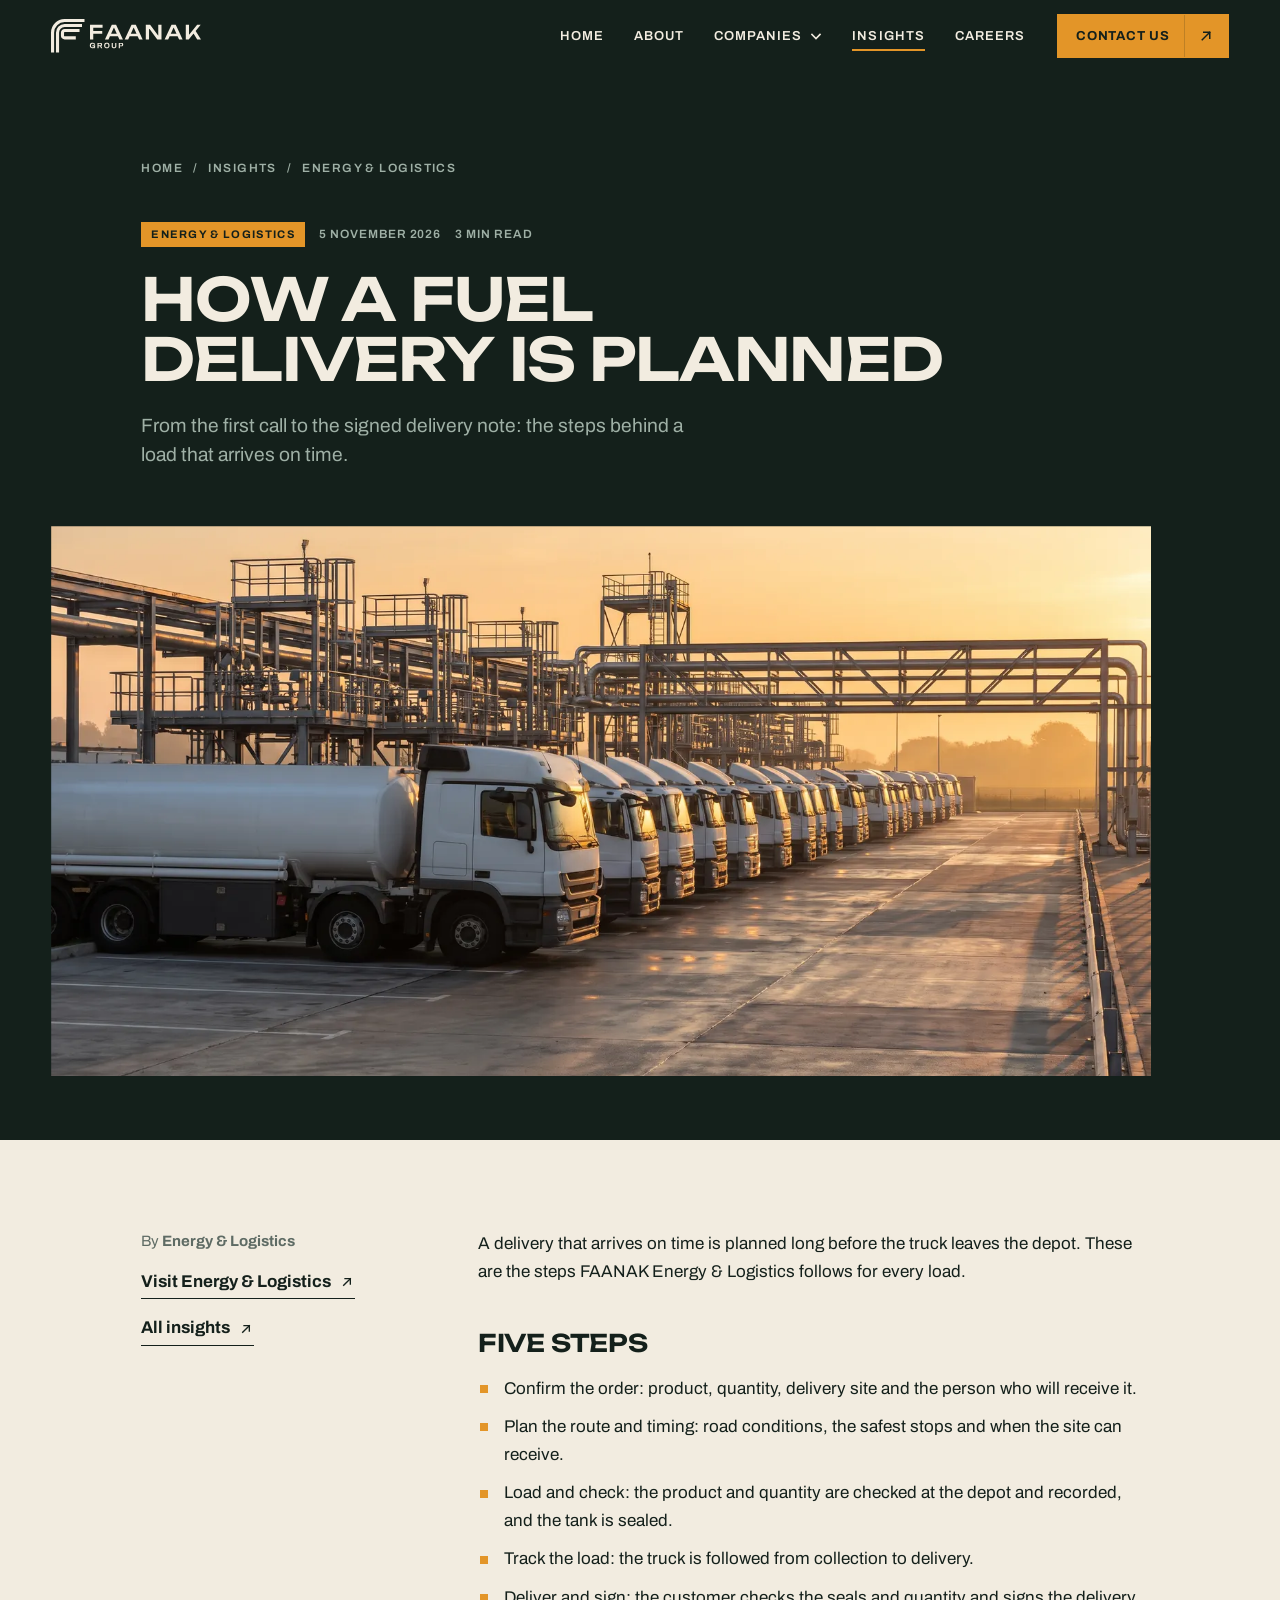
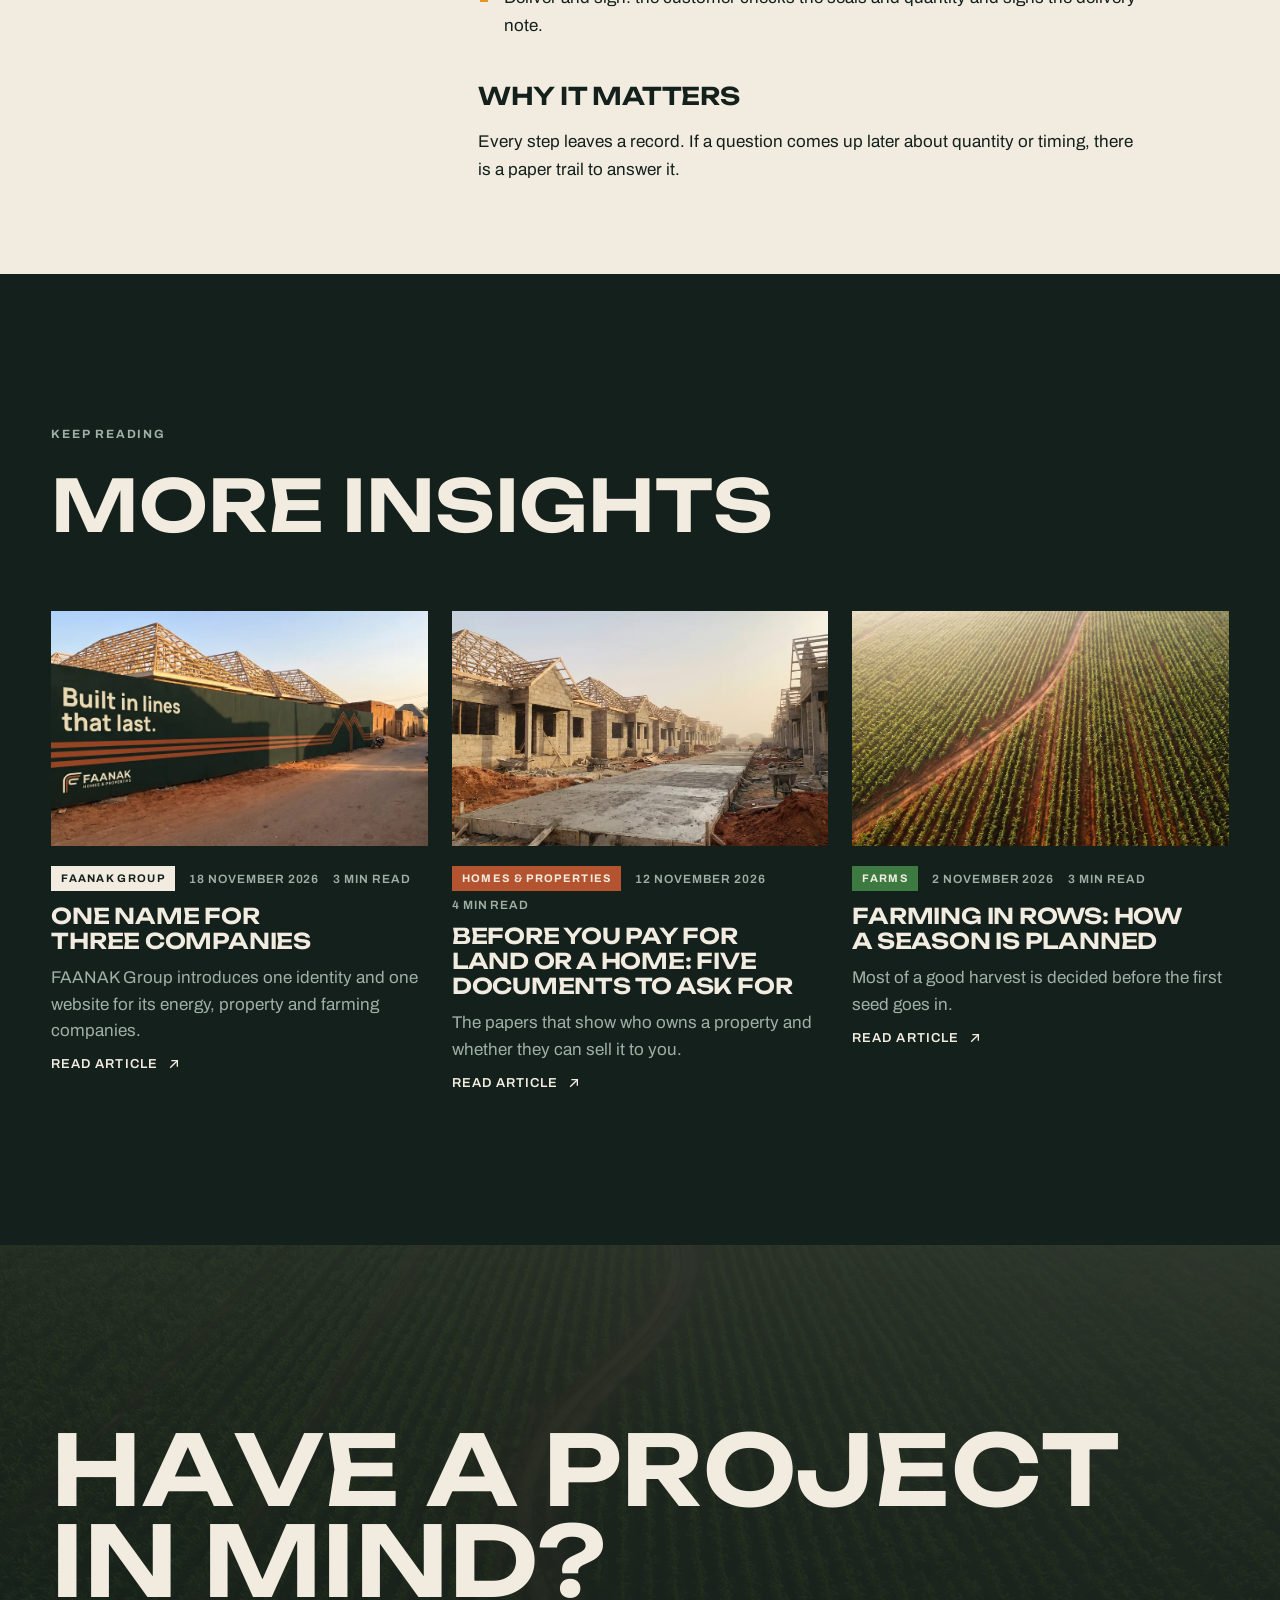
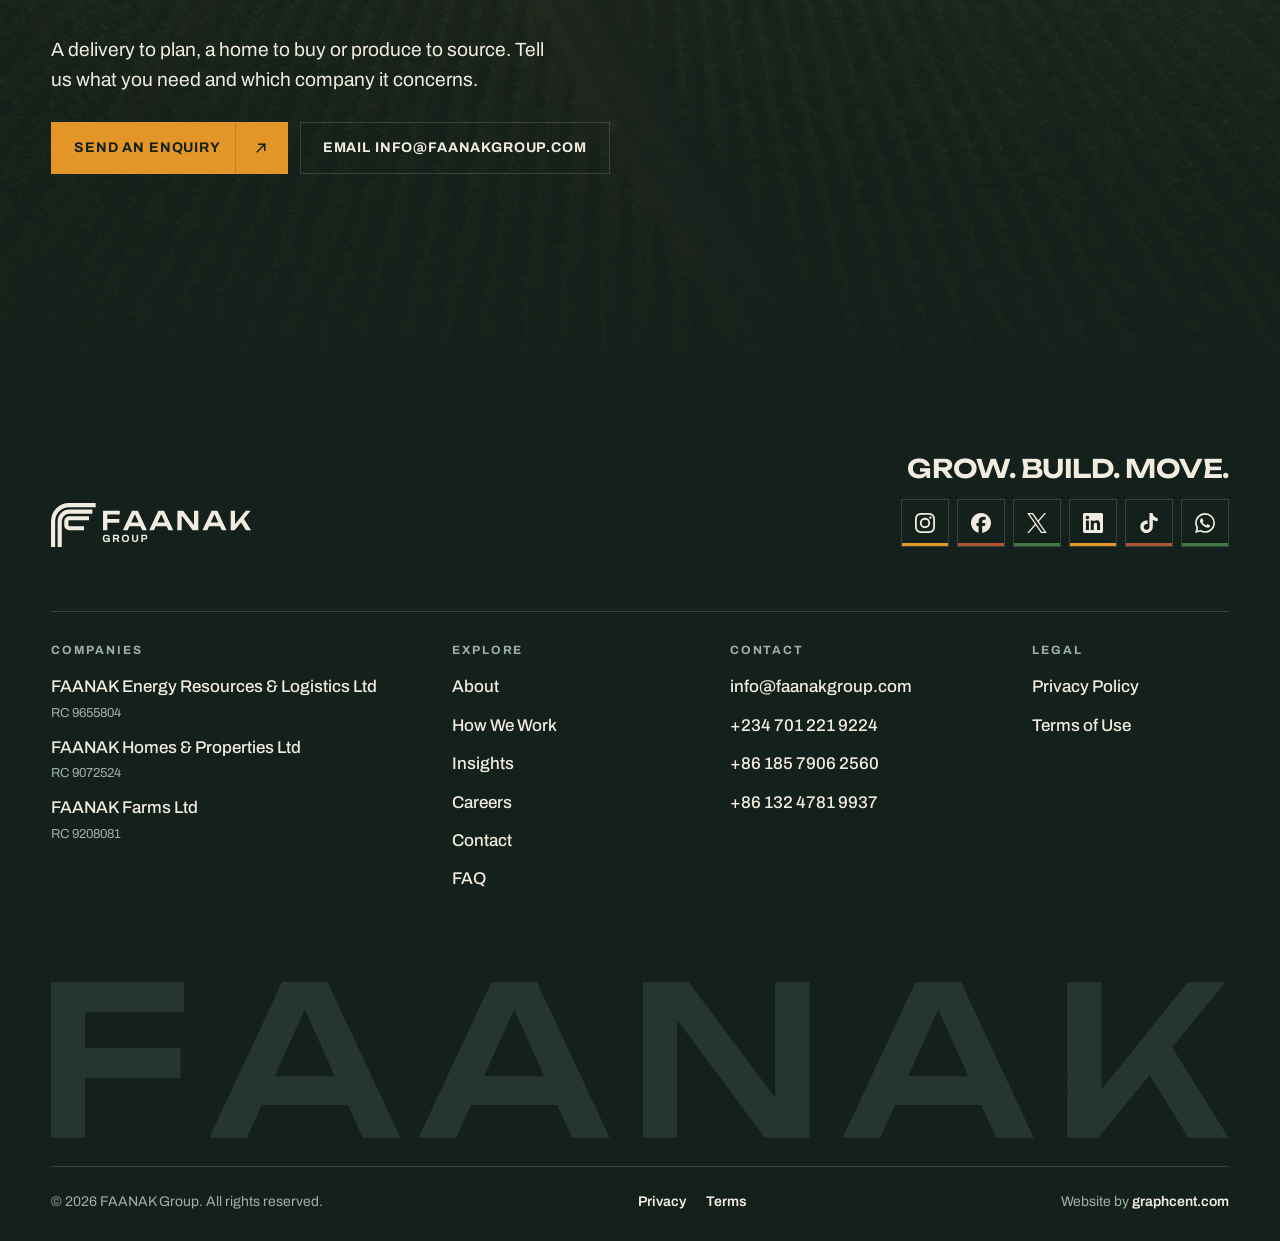
<file: insight-how-a-fuel-delivery-is-planned.html>
<!doctype html>
<html lang="en-NG">
<head>
<meta charset="utf-8">
<meta name="viewport" content="width=device-width, initial-scale=1, viewport-fit=cover">
<title>How a Fuel Delivery Is Planned | FAANAK Insights</title>
<meta name="description" content="From the first call to the signed delivery note: the steps behind a load that arrives on time.">
<meta name="theme-color" content="#14201B">
<link rel="canonical" href="https://4hm4di.github.io/faanakgroup/insight-how-a-fuel-delivery-is-planned.html">
<meta property="og:type" content="website">
<meta property="og:site_name" content="FAANAK Group">
<meta property="og:title" content="How a Fuel Delivery Is Planned | FAANAK Insights">
<meta property="og:description" content="From the first call to the signed delivery note: the steps behind a load that arrives on time.">
<meta property="og:url" content="https://4hm4di.github.io/faanakgroup/insight-how-a-fuel-delivery-is-planned.html">
<meta property="og:image" content="https://4hm4di.github.io/faanakgroup/assets/img/og-image.jpg">
<meta name="twitter:card" content="summary_large_image">
<link rel="icon" href="favicon.ico" sizes="any">
<link rel="icon" href="favicon.svg" type="image/svg+xml">
<link rel="apple-touch-icon" href="apple-touch-icon.png">
<link rel="preload" href="assets/fonts/Unbounded-var.woff2" as="font" type="font/woff2" crossorigin>
<link rel="preload" href="assets/fonts/Archivo-var.woff2" as="font" type="font/woff2" crossorigin>
<link rel="stylesheet" href="assets/css/site.css">
<script>document.documentElement.classList.add('js');setTimeout(function(){var d=document.documentElement;if(!d.classList.contains('ready'))d.classList.remove('js');},4000);</script>
<script src="assets/js/site.js" defer></script>
</head><body data-page="insight-how-a-fuel-delivery-is-planned">
<svg xmlns="http://www.w3.org/2000/svg" style="display:none"><symbol id="i-phone" viewBox="0 0 24 24" fill="none" stroke="currentColor" stroke-width="2" stroke-linecap="square" stroke-linejoin="round"><path d="M6.5,3 H9.2 L10.6,7.4 L8.6,9 C9.7,11.6 12.4,14.3 15,15.4 L16.6,13.4 L21,14.8 V17.5 C21,19.4 19.4,21 17.5,21 C10,21 3,14 3,6.5 C3,4.6 4.6,3 6.5,3 Z"/></symbol><symbol id="i-mobile" viewBox="0 0 24 24" fill="none" stroke="currentColor" stroke-width="2" stroke-linecap="square" stroke-linejoin="round"><path d="M7,2.5 H17 V21.5 H7 Z"/><path d="M11,18 H13"/></symbol><symbol id="i-email" viewBox="0 0 24 24" fill="none" stroke="currentColor" stroke-width="2" stroke-linecap="square" stroke-linejoin="round"><path d="M3,5.5 H21 V18.5 H3 Z"/><path d="M3,7.5 L12,13.5 L21,7.5" stroke-linecap="butt"/></symbol><symbol id="i-web" viewBox="0 0 24 24" fill="none" stroke="currentColor" stroke-width="2" stroke-linecap="square" stroke-linejoin="round"><path d="M21,12 A9,9 0 1,1 3,12 A9,9 0 1,1 21,12 Z"/><path d="M12,3 C8.3,6.2 8.3,17.8 12,21" stroke-linecap="butt"/><path d="M12,3 C15.7,6.2 15.7,17.8 12,21" stroke-linecap="butt"/><path d="M3,12 H21" stroke-linecap="butt"/></symbol><symbol id="i-location" viewBox="0 0 24 24" fill="none" stroke="currentColor" stroke-width="2" stroke-linecap="square" stroke-linejoin="round"><path d="M12,21.5 C12,21.5 4.5,14.6 4.5,9.5 A7.5,7.5 0 0,1 19.5,9.5 C19.5,14.6 12,21.5 12,21.5 Z"/><path d="M14.5,9.5 A2.5,2.5 0 1,1 9.5,9.5 A2.5,2.5 0 1,1 14.5,9.5 Z"/></symbol><symbol id="i-chat" viewBox="0 0 24 24" fill="none" stroke="currentColor" stroke-width="2" stroke-linecap="square" stroke-linejoin="round"><path d="M3.5,4.5 H20.5 V16 H11.5 L7,20 V16 H3.5 Z"/><path d="M7.5,8.5 H16.5"/><path d="M7.5,12 H13.5"/></symbol><symbol id="i-social" viewBox="0 0 24 24" fill="none" stroke="currentColor" stroke-width="2" stroke-linecap="square" stroke-linejoin="round"><path d="M20.1,5.5 A2.6,2.6 0 1,1 14.9,5.5 A2.6,2.6 0 1,1 20.1,5.5 Z"/><path d="M9.1,12 A2.6,2.6 0 1,1 3.9,12 A2.6,2.6 0 1,1 9.1,12 Z"/><path d="M20.1,18.5 A2.6,2.6 0 1,1 14.9,18.5 A2.6,2.6 0 1,1 20.1,18.5 Z"/><path d="M8.74,10.68 L15.26,6.82" stroke-linecap="butt"/><path d="M8.74,13.32 L15.26,17.18" stroke-linecap="butt"/></symbol><symbol id="i-energy" viewBox="0 0 24 24" fill="none" stroke="currentColor" stroke-width="2" stroke-linecap="square" stroke-linejoin="round"><path d="M13.5,2.5 L5,13.5 H11.5 L10.5,21.5 L19,10.5 H12.5 Z"/></symbol><symbol id="i-fuel" viewBox="0 0 24 24" fill="none" stroke="currentColor" stroke-width="2" stroke-linecap="square" stroke-linejoin="round"><path d="M12,2.5 C12,2.5 5.5,10.2 5.5,14.5 A6.5,6.5 0 0,0 18.5,14.5 C18.5,10.2 12,2.5 12,2.5 Z"/><path d="M9,15 C9,16.7 10.3,18 12,18"/></symbol><symbol id="i-logistics" viewBox="0 0 24 24" fill="none" stroke="currentColor" stroke-width="2" stroke-linecap="square" stroke-linejoin="round"><path d="M2.5,6 H14 V17"/><path d="M2.5,6 V17 H4" stroke-linecap="butt"/><path d="M8,17 H15" stroke-linecap="butt"/><path d="M14,9.5 H18 L21.5,13 V17 H19" stroke-linecap="butt"/><path d="M8,17.5 A2,2 0 1,1 4,17.5 A2,2 0 1,1 8,17.5 Z"/><path d="M19,17.5 A2,2 0 1,1 15,17.5 A2,2 0 1,1 19,17.5 Z"/></symbol><symbol id="i-homes" viewBox="0 0 24 24" fill="none" stroke="currentColor" stroke-width="2" stroke-linecap="square" stroke-linejoin="round"><path d="M3,21 V10.5 L12,3.5 L21,10.5 V21"/><path d="M7.5,21 V13 L12,9.5 L16.5,13 V21"/></symbol><symbol id="i-properties" viewBox="0 0 24 24" fill="none" stroke="currentColor" stroke-width="2" stroke-linecap="square" stroke-linejoin="round"><path d="M5,21 V3 H15 V21"/><path d="M15,9 H19 V21"/><path d="M8.5,7 H11.5"/><path d="M8.5,11 H11.5"/><path d="M8.5,15 H11.5"/><path d="M3,21 H21"/></symbol><symbol id="i-land" viewBox="0 0 24 24" fill="none" stroke="currentColor" stroke-width="2" stroke-linecap="square" stroke-linejoin="round"><path d="M3.5,8 L12,4 L20.5,8 L12,12 Z"/><path d="M3.5,12.5 L12,16.5 L20.5,12.5"/><path d="M3.5,16.5 L12,20.5 L20.5,16.5"/></symbol><symbol id="i-farms" viewBox="0 0 24 24" fill="none" stroke="currentColor" stroke-width="2" stroke-linecap="square" stroke-linejoin="round"><path d="M12,21 V11"/><path d="M12,14 C12,10.2 9.2,8 5,8 C5,11.8 7.8,14 12,14 Z"/><path d="M12,11 C12,7 14.8,4 19,4 C19,8 16.2,11 12,11 Z"/><path d="M6,21 H18"/></symbol><symbol id="i-produce" viewBox="0 0 24 24" fill="none" stroke="currentColor" stroke-width="2" stroke-linecap="square" stroke-linejoin="round"><path d="M12,22 V4"/><path d="M8,5.5 L12,9 L16,5.5"/><path d="M8,10 L12,13.5 L16,10"/><path d="M8,14.5 L12,18 L16,14.5"/></symbol><symbol id="i-fields" viewBox="0 0 24 24" fill="none" stroke="currentColor" stroke-width="2" stroke-linecap="square" stroke-linejoin="round"><path d="M3,7.5 C6,5.5 9,9.5 12,7.5 C15,5.5 18,9.5 21,7.5"/><path d="M3,12 C6,10 9,14 12,12 C15,10 18,14 21,12"/><path d="M3,16.5 C6,14.5 9,18.5 12,16.5 C15,14.5 18,18.5 21,16.5"/></symbol><symbol id="i-arrow" viewBox="0 0 24 24" fill="none" stroke="currentColor" stroke-width="2" stroke-linecap="square" stroke-linejoin="round"><path d="M7 17 L17 7"/><path d="M9 7 H17 V15"/></symbol><symbol id="i-plus" viewBox="0 0 24 24" fill="none" stroke="currentColor" stroke-width="2" stroke-linecap="square"><path d="M12 5 V19"/><path d="M5 12 H19"/></symbol><symbol id="s-instagram" viewBox="0 0 24 24" fill="currentColor"><path d="M7.0301.084c-1.2768.0602-2.1487.264-2.911.5634-.7888.3075-1.4575.72-2.1228 1.3877-.6652.6677-1.075 1.3368-1.3802 2.127-.2954.7638-.4956 1.6365-.552 2.914-.0564 1.2775-.0689 1.6882-.0626 4.947.0062 3.2586.0206 3.6671.0825 4.9473.061 1.2765.264 2.1482.5635 2.9107.308.7889.72 1.4573 1.388 2.1228.6679.6655 1.3365 1.0743 2.1285 1.38.7632.295 1.6361.4961 2.9134.552 1.2773.056 1.6884.069 4.9462.0627 3.2578-.0062 3.668-.0207 4.9478-.0814 1.28-.0607 2.147-.2652 2.9098-.5633.7889-.3086 1.4578-.72 2.1228-1.3881.665-.6682 1.0745-1.3378 1.3795-2.1284.2957-.7632.4966-1.636.552-2.9124.056-1.2809.0692-1.6898.063-4.948-.0063-3.2583-.021-3.6668-.0817-4.9465-.0607-1.2797-.264-2.1487-.5633-2.9117-.3084-.7889-.72-1.4568-1.3876-2.1228C21.2982 1.33 20.628.9208 19.8378.6165 19.074.321 18.2017.1197 16.9244.0645 15.6471.0093 15.236-.005 11.977.0014 8.718.0076 8.31.0215 7.0301.0839m.1402 21.6932c-1.17-.0509-1.8053-.2453-2.2287-.408-.5606-.216-.96-.4771-1.3819-.895-.422-.4178-.6811-.8186-.9-1.378-.1644-.4234-.3624-1.058-.4171-2.228-.0595-1.2645-.072-1.6442-.079-4.848-.007-3.2037.0053-3.583.0607-4.848.05-1.169.2456-1.805.408-2.2282.216-.5613.4762-.96.895-1.3816.4188-.4217.8184-.6814 1.3783-.9003.423-.1651 1.0575-.3614 2.227-.4171 1.2655-.06 1.6447-.072 4.848-.079 3.2033-.007 3.5835.005 4.8495.0608 1.169.0508 1.8053.2445 2.228.408.5608.216.96.4754 1.3816.895.4217.4194.6816.8176.9005 1.3787.1653.4217.3617 1.056.4169 2.2263.0602 1.2655.0739 1.645.0796 4.848.0058 3.203-.0055 3.5834-.061 4.848-.051 1.17-.245 1.8055-.408 2.2294-.216.5604-.4763.96-.8954 1.3814-.419.4215-.8181.6811-1.3783.9-.4224.1649-1.0577.3617-2.2262.4174-1.2656.0595-1.6448.072-4.8493.079-3.2045.007-3.5825-.006-4.848-.0608M16.953 5.5864A1.44 1.44 0 1 0 18.39 4.144a1.44 1.44 0 0 0-1.437 1.4424M5.8385 12.012c.0067 3.4032 2.7706 6.1557 6.173 6.1493 3.4026-.0065 6.157-2.7701 6.1506-6.1733-.0065-3.4032-2.771-6.1565-6.174-6.1498-3.403.0067-6.156 2.771-6.1496 6.1738M8 12.0077a4 4 0 1 1 4.008 3.9921A3.9996 3.9996 0 0 1 8 12.0077"/></symbol><symbol id="s-facebook" viewBox="0 0 24 24" fill="currentColor"><path d="M9.101 23.691v-7.98H6.627v-3.667h2.474v-1.58c0-4.085 1.848-5.978 5.858-5.978.401 0 .955.042 1.468.103a8.68 8.68 0 0 1 1.141.195v3.325a8.623 8.623 0 0 0-.653-.036 26.805 26.805 0 0 0-.733-.009c-.707 0-1.259.096-1.675.309a1.686 1.686 0 0 0-.679.622c-.258.42-.374.995-.374 1.752v1.297h3.919l-.386 2.103-.287 1.564h-3.246v8.245C19.396 23.238 24 18.179 24 12.044c0-6.627-5.373-12-12-12s-12 5.373-12 12c0 5.628 3.874 10.35 9.101 11.647Z"/></symbol><symbol id="s-x" viewBox="0 0 24 24" fill="currentColor"><path d="M14.234 10.162 22.977 0h-2.072l-7.591 8.824L7.251 0H.258l9.168 13.343L.258 24H2.33l8.016-9.318L16.749 24h6.993zm-2.837 3.299-.929-1.329L3.076 1.56h3.182l5.965 8.532.929 1.329 7.754 11.09h-3.182z"/></symbol><symbol id="s-tiktok" viewBox="0 0 24 24" fill="currentColor"><path d="M12.525.02c1.31-.02 2.61-.01 3.91-.02.08 1.53.63 3.09 1.75 4.17 1.12 1.11 2.7 1.62 4.24 1.79v4.03c-1.44-.05-2.89-.35-4.2-.97-.57-.26-1.1-.59-1.62-.93-.01 2.92.01 5.84-.02 8.75-.08 1.4-.54 2.79-1.35 3.94-1.31 1.92-3.58 3.17-5.91 3.21-1.43.08-2.86-.31-4.08-1.03-2.02-1.19-3.44-3.37-3.65-5.71-.02-.5-.03-1-.01-1.49.18-1.9 1.12-3.72 2.58-4.96 1.66-1.44 3.98-2.13 6.15-1.72.02 1.48-.04 2.96-.04 4.44-.99-.32-2.15-.23-3.02.37-.63.41-1.11 1.04-1.36 1.75-.21.51-.15 1.07-.14 1.61.24 1.64 1.82 3.02 3.5 2.87 1.12-.01 2.19-.66 2.77-1.61.19-.33.4-.67.41-1.06.1-1.79.06-3.57.07-5.36.01-4.03-.01-8.05.02-12.07z"/></symbol><symbol id="s-whatsapp" viewBox="0 0 24 24" fill="currentColor"><path d="M17.472 14.382c-.297-.149-1.758-.867-2.03-.967-.273-.099-.471-.148-.67.15-.197.297-.767.966-.94 1.164-.173.199-.347.223-.644.075-.297-.15-1.255-.463-2.39-1.475-.883-.788-1.48-1.761-1.653-2.059-.173-.297-.018-.458.13-.606.134-.133.298-.347.446-.52.149-.174.198-.298.298-.497.099-.198.05-.371-.025-.52-.075-.149-.669-1.612-.916-2.207-.242-.579-.487-.5-.669-.51-.173-.008-.371-.01-.57-.01-.198 0-.52.074-.792.372-.272.297-1.04 1.016-1.04 2.479 0 1.462 1.065 2.875 1.213 3.074.149.198 2.096 3.2 5.077 4.487.709.306 1.262.489 1.694.625.712.227 1.36.195 1.871.118.571-.085 1.758-.719 2.006-1.413.248-.694.248-1.289.173-1.413-.074-.124-.272-.198-.57-.347m-5.421 7.403h-.004a9.87 9.87 0 01-5.031-1.378l-.361-.214-3.741.982.998-3.648-.235-.374a9.86 9.86 0 01-1.51-5.26c.001-5.45 4.436-9.884 9.888-9.884 2.64 0 5.122 1.03 6.988 2.898a9.825 9.825 0 012.893 6.994c-.003 5.45-4.437 9.884-9.885 9.884m8.413-18.297A11.815 11.815 0 0012.05 0C5.495 0 .16 5.335.157 11.892c0 2.096.547 4.142 1.588 5.945L.057 24l6.305-1.654a11.882 11.882 0 005.683 1.448h.005c6.554 0 11.89-5.335 11.893-11.893a11.821 11.821 0 00-3.48-8.413Z"/></symbol><symbol id="s-linkedin" viewBox="0 0 24 24" fill="currentColor"><path d="M20.447 20.452h-3.554v-5.569c0-1.328-.027-3.037-1.852-3.037-1.853 0-2.136 1.445-2.136 2.939v5.667H9.351V9h3.414v1.561h.046c.477-.9 1.637-1.85 3.37-1.85 3.601 0 4.267 2.37 4.267 5.455v6.286zM5.337 7.433c-1.144 0-2.063-.926-2.063-2.065 0-1.138.92-2.063 2.063-2.063 1.14 0 2.064.925 2.064 2.063 0 1.139-.925 2.065-2.064 2.065zm1.782 13.019H3.555V9h3.564v11.452zM22.225 0H1.771C.792 0 0 .774 0 1.729v20.542C0 23.227.792 24 1.771 24h20.451C23.2 24 24 23.227 24 22.271V1.729C24 .774 23.2 0 22.222 0h.003z"/></symbol></svg>
<a class="skip" href="#main">Skip to content</a>
<header class="header" data-header>
  <div class="header__inner wrap">
    <a class="header__logo" href="index.html" aria-label="FAANAK Group home"><svg class="logo" role="img" aria-hidden="true" focusable="false" xmlns="http://www.w3.org/2000/svg" viewBox="0 0 447.92 100.00"><g transform="translate(0.000,0.000) scale(1.40331)"><path d="M154.391,226.579 H115.462 A25.733,25.733 0 0 0 89.729,252.312 V291.241" transform="translate(-86.430,-223.280)" fill="none" stroke="currentColor" stroke-width="6.598148148148148" stroke-linecap="square" stroke-linejoin="round"/><path d="M149.112,237.136 H115.462 A15.176,15.176 0 0 0 100.286,252.312 V291.241" transform="translate(-86.430,-223.280)" fill="none" stroke="currentColor" stroke-width="6.598148148148148" stroke-linecap="square" stroke-linejoin="round"/><path d="M143.834,247.693 H115.462 A4.619,4.619 0 0 0 110.843,252.312 V258.910 A4.619,4.619 0 0 0 115.462,263.529 H135.916" transform="translate(-86.430,-223.280)" fill="none" stroke="currentColor" stroke-width="6.598148148148148" stroke-linecap="square" stroke-linejoin="round"/><path d="M172.88,249.97h22.57v6.04h-22.57v-6.04ZM196.16,236.73v6.08h-23.2l3.37-3.62v28.78h-6.87v-31.24h26.7ZM209.36,261.38v-5.75h21.66v5.75h-21.66ZM224.9,236.73l14.62,31.24h-7.54l-12.79-28.36h2.33l-12.79,28.36h-7.54l14.62-31.24h9.08ZM251.35,261.38v-5.75h21.66v5.75h-21.66ZM266.88,236.73l14.62,31.24h-7.54l-12.79-28.36h2.33l-12.79,28.36h-7.54l14.62-31.24h9.08ZM317.15,263.3l-2.46.37v-26.95h6.87v31.24h-8.95l-19.99-26.95,2.42-.37v27.32h-6.87v-31.24h9.2l19.78,26.57ZM336.4,261.38v-5.75h21.66v5.75h-21.66ZM351.93,236.73l14.62,31.24h-7.54l-12.79-28.36h2.33l-12.79,28.36h-7.54l14.62-31.24h9.08ZM373.26,267.96v-31.24h6.87v25.49l-2-1.42,19.33-24.07h7.54l-25.53,31.24h-6.21ZM388.17,252.68l5.08-4.54,12.37,19.83h-8.08l-9.37-15.29Z" transform="translate(-86.430,-224.422)" fill="currentColor"/><path d="M174.58,286.75c-1.78,0-3.15-.47-4.11-1.42-.96-.95-1.44-2.42-1.44-4.42,0-1.33.23-2.42.69-3.29s1.13-1.5,2.01-1.93c.88-.42,1.93-.63,3.16-.63.74,0,1.43.08,2.08.25s1.22.42,1.72.76c.5.34.89.77,1.17,1.28.28.51.42,1.12.42,1.82h-2.49c0-.34-.07-.64-.22-.91-.15-.26-.35-.48-.62-.66-.26-.18-.57-.31-.91-.4s-.7-.13-1.07-.13c-.57,0-1.07.07-1.5.22s-.78.37-1.06.68c-.28.3-.49.68-.63,1.13-.14.45-.21.97-.21,1.56v.49c0,.82.12,1.5.36,2.03.24.53.6.92,1.09,1.18.48.26,1.08.39,1.8.39.59,0,1.12-.09,1.57-.27.46-.18.81-.44,1.07-.78.26-.34.39-.76.39-1.25v-.12h-3.38v-1.88h5.81v6.11h-1.61l-.21-1.22c-.33.32-.68.58-1.06.79-.38.21-.8.37-1.26.47-.46.1-.98.16-1.55.16ZM185.28,286.55v-11.3h6.19c.83,0,1.53.15,2.08.44.55.3.97.71,1.24,1.24.27.53.41,1.14.41,1.84,0,.74-.16,1.39-.49,1.95-.33.57-.81,1-1.43,1.29l2.31,4.53h-2.72l-1.99-4.12h-3.15v4.12h-2.45ZM187.74,280.49h3.41c.49,0,.88-.15,1.15-.45.27-.3.41-.71.41-1.23,0-.33-.06-.61-.18-.85-.12-.24-.3-.41-.53-.54s-.52-.18-.86-.18h-3.41v3.25ZM205.21,286.75c-1.2,0-2.23-.21-3.1-.64-.87-.43-1.53-1.08-1.99-1.94-.46-.87-.69-1.95-.69-3.26s.23-2.42.69-3.29,1.13-1.5,1.99-1.93c.87-.42,1.9-.63,3.1-.63s2.26.21,3.12.63c.86.42,1.52,1.07,1.98,1.93.46.86.69,1.96.69,3.29s-.23,2.39-.69,3.26c-.46.87-1.12,1.52-1.98,1.94-.86.43-1.9.64-3.12.64ZM205.21,284.74c.54,0,1.01-.08,1.42-.23.41-.15.75-.38,1.02-.69.27-.31.48-.68.63-1.13.14-.44.21-.95.21-1.52v-.51c0-.58-.07-1.1-.21-1.55-.14-.45-.35-.83-.63-1.13-.27-.3-.61-.53-1.02-.68-.41-.15-.88-.23-1.42-.23s-.99.08-1.4.23c-.41.15-.75.38-1.02.68-.27.3-.48.68-.62,1.13-.14.45-.21.97-.21,1.55v.51c0,.57.07,1.08.21,1.52s.34.82.62,1.13c.27.31.61.54,1.02.69.41.15.87.23,1.4.23ZM220.53,286.75c-1.03,0-1.92-.16-2.66-.49-.74-.33-1.31-.83-1.7-1.49-.4-.66-.59-1.49-.59-2.48v-7.03h2.47v6.97c0,.81.21,1.44.64,1.87.43.43,1.04.65,1.84.65s1.42-.22,1.85-.65.65-1.06.65-1.87v-6.97h2.47v7.03c0,.99-.2,1.81-.59,2.48-.4.66-.96,1.16-1.7,1.49-.74.33-1.63.49-2.68.49ZM230.6,286.55v-11.3h5.88c.81,0,1.49.15,2.03.45.54.3.96.72,1.24,1.27.28.54.42,1.19.42,1.94s-.15,1.4-.44,1.95c-.29.55-.72.99-1.28,1.29-.56.31-1.25.46-2.06.46h-3.34v3.94h-2.45ZM233.05,280.61h3.01c.52,0,.91-.15,1.19-.44.28-.3.42-.71.42-1.24,0-.36-.06-.66-.18-.91-.12-.24-.3-.43-.54-.56-.24-.13-.54-.2-.9-.2h-3.01v3.34Z" transform="translate(-86.430,-224.422)" fill="currentColor"/></g></svg></a>
    <nav class="nav" aria-label="Main"><a href="index.html">Home</a>
      <a href="about.html">About</a>
      <div class="nav__dd" data-dd>
        <button class="nav__btn" type="button" aria-expanded="false" aria-controls="dd-companies" data-dd-btn>Companies<svg class="nav__chev" viewBox="0 0 12 12" aria-hidden="true" focusable="false"><path d="M2 4.5 6 8.5 10 4.5" fill="none" stroke="currentColor" stroke-width="1.6" stroke-linecap="square"/></svg></button>
        <div class="dd" id="dd-companies" data-dd-panel>
          <div class="dd__inner wrap">
            <div class="dd__head"><p class="dd__k">Our Companies</p><p class="dd__lead">Three registered companies, one standard.</p>
              <a class="link" href="index.html#companies">See all three <span aria-hidden="true"><svg class="ico" aria-hidden="true" focusable="false"><use href="#i-arrow"/></svg></span></a></div>
            <ul class="dd__grid"><li><a class="dd__card dd__card--amber" href="energy-logistics.html">
        <span class="badge badge--amber"><svg class="ico" aria-hidden="true" focusable="false"><use href="#i-energy"/></svg></span>
        <span class="dd__txt"><span class="dd__name">Energy &amp; Logistics</span><span class="dd__desc">Energy and goods, moved safely and on schedule.</span><span class="dd__rc">RC 9655804</span></span>
        <span class="dd__arrow" aria-hidden="true"><svg class="ico" aria-hidden="true" focusable="false"><use href="#i-arrow"/></svg></span></a></li><li><a class="dd__card dd__card--laterite" href="homes-properties.html">
        <span class="badge badge--laterite"><svg class="ico" aria-hidden="true" focusable="false"><use href="#i-homes"/></svg></span>
        <span class="dd__txt"><span class="dd__name">Homes &amp; Properties</span><span class="dd__desc">Built in lines that last.</span><span class="dd__rc">RC 9072524</span></span>
        <span class="dd__arrow" aria-hidden="true"><svg class="ico" aria-hidden="true" focusable="false"><use href="#i-arrow"/></svg></span></a></li><li><a class="dd__card dd__card--green" href="farms.html">
        <span class="badge badge--green"><svg class="ico" aria-hidden="true" focusable="false"><use href="#i-farms"/></svg></span>
        <span class="dd__txt"><span class="dd__name">Farms</span><span class="dd__desc">From our rows to your market.</span><span class="dd__rc">RC 9208081</span></span>
        <span class="dd__arrow" aria-hidden="true"><svg class="ico" aria-hidden="true" focusable="false"><use href="#i-arrow"/></svg></span></a></li></ul>
          </div>
        </div>
      </div>
      <a href="insights.html" aria-current="page">Insights</a>
      <a href="careers.html">Careers</a></nav>
    <a class="btn btn--amber btn--sm header__cta" href="contact.html"><span>Contact Us</span><span class="btn__icon" aria-hidden="true"><svg class="ico" aria-hidden="true" focusable="false"><use href="#i-arrow"/></svg></span></a>
    <button class="menu-btn" type="button" aria-expanded="false" aria-controls="menu" aria-label="Open menu" data-menu-btn>
      <span></span><span></span><span></span>
    </button>
  </div>
</header>
<div class="menu" id="menu" data-menu hidden>
  <nav class="menu__nav wrap" aria-label="Mobile"><a href="index.html">Home</a><a href="about.html">About</a>
      <div class="menu__group"><p class="menu__label">Companies</p><ul class="menu__cards"><li><a class="dd__card dd__card--amber" href="energy-logistics.html">
        <span class="badge badge--amber"><svg class="ico" aria-hidden="true" focusable="false"><use href="#i-energy"/></svg></span>
        <span class="dd__txt"><span class="dd__name">Energy &amp; Logistics</span><span class="dd__desc">Energy and goods, moved safely and on schedule.</span><span class="dd__rc">RC 9655804</span></span>
        <span class="dd__arrow" aria-hidden="true"><svg class="ico" aria-hidden="true" focusable="false"><use href="#i-arrow"/></svg></span></a></li><li><a class="dd__card dd__card--laterite" href="homes-properties.html">
        <span class="badge badge--laterite"><svg class="ico" aria-hidden="true" focusable="false"><use href="#i-homes"/></svg></span>
        <span class="dd__txt"><span class="dd__name">Homes &amp; Properties</span><span class="dd__desc">Built in lines that last.</span><span class="dd__rc">RC 9072524</span></span>
        <span class="dd__arrow" aria-hidden="true"><svg class="ico" aria-hidden="true" focusable="false"><use href="#i-arrow"/></svg></span></a></li><li><a class="dd__card dd__card--green" href="farms.html">
        <span class="badge badge--green"><svg class="ico" aria-hidden="true" focusable="false"><use href="#i-farms"/></svg></span>
        <span class="dd__txt"><span class="dd__name">Farms</span><span class="dd__desc">From our rows to your market.</span><span class="dd__rc">RC 9208081</span></span>
        <span class="dd__arrow" aria-hidden="true"><svg class="ico" aria-hidden="true" focusable="false"><use href="#i-arrow"/></svg></span></a></li></ul></div>
      <a href="index.html#how-we-work">How We Work</a><a href="insights.html">Insights</a><a href="careers.html">Careers</a><a href="contact.html">Contact</a></nav>
  <div class="menu__foot wrap">
    <a href="mailto:info@faanakgroup.com">info@faanakgroup.com</a>
    <a href="tel:+2347012219224">+234&nbsp;701&nbsp;221&nbsp;9224</a>
  </div>
</div>
<main id="main">
<article class="article" aria-labelledby="page-title">
  <header class="article__head dark">
    <div class="hero__lanes" aria-hidden="true"><span></span><span></span><span></span></div>
    <div class="wrap article__headin">
      <nav class="crumbs" aria-label="Breadcrumb"><a href="index.html">Home</a><span aria-hidden="true">/</span><a href="insights.html">Insights</a><span aria-hidden="true">/</span><span aria-current="page">Energy &amp; Logistics</span></nav>
      <p class="post__meta"><span class="tag tag--amber">Energy &amp; Logistics</span><time datetime="2026-11-05">5 November 2026</time><span>3 min read</span></p>
      <h1 class="article__title" id="page-title" data-split="words">How a Fuel Delivery Is Planned</h1>
      <p class="article__lead">From the first call to the signed delivery note: the steps behind a load that arrives on time.</p>
    </div>
    <div class="wrap"><figure class="article__img" data-reveal="clip"><picture><source type="image/webp" srcset="assets/img/energy-depot-960.webp 960w, assets/img/energy-depot-1600.webp 1600w" sizes="(max-width: 1100px) 100vw, 1100px"><img class="cover" src="assets/img/energy-depot-1600.jpg" width="1600" height="893" alt="A row of white fuel tankers lined up at a depot at sunrise" loading="eager" decoding="sync" fetchpriority="high"></picture></figure></div>
  </header>
  <div class="wrap article__grid">
    <aside class="article__aside">
      <p class="article__by">By <strong>Energy &amp; Logistics</strong></p>
      <a class="link" href="energy-logistics.html">Visit Energy &amp; Logistics <span aria-hidden="true"><svg class="ico" aria-hidden="true" focusable="false"><use href="#i-arrow"/></svg></span></a>
      <a class="link" href="insights.html">All insights <span aria-hidden="true"><svg class="ico" aria-hidden="true" focusable="false"><use href="#i-arrow"/></svg></span></a>
    </aside>
    <div class="prose"><p>A delivery that arrives on time is planned long before the truck leaves the depot. These are the steps FAANAK Energy &amp; Logistics follows for every load.</p><h2>Five steps</h2><ul><li>Confirm the order: product, quantity, delivery site and the person who will receive it.</li><li>Plan the route and timing: road conditions, the safest stops and when the site can receive.</li><li>Load and check: the product and quantity are checked at the depot and recorded, and the tank is sealed.</li><li>Track the load: the truck is followed from collection to delivery.</li><li>Deliver and sign: the customer checks the seals and quantity and signs the delivery note.</li></ul><h2>Why it matters</h2><p>Every step leaves a record. If a question comes up later about quantity or timing, there is a paper trail to answer it.</p></div>
  </div>
</article>
<section class="more section dark" aria-labelledby="more-title">
  <div class="wrap">
    <p class="kicker">Keep Reading</p>
    <h2 class="title title--sm" id="more-title" data-split="chars">More Insights</h2>
    <div class="posts posts--3"><article class="post post--ink" data-cat="group">
  <a class="post__link" href="insight-one-name-for-three-companies.html">
    <figure class="post__img"><picture><source type="image/webp" srcset="assets/img/homes-hoarding-960.webp 960w, assets/img/homes-hoarding-1600.webp 1600w" sizes="(max-width: 640px) 100vw, (max-width: 1080px) 50vw, 33vw"><img class="cover" src="assets/img/homes-hoarding-1600.jpg" width="1600" height="893" alt="A FAANAK Homes &amp; Properties site hoarding along a street" loading="lazy" decoding="async"></picture></figure>
    <div class="post__body">
      <p class="post__meta"><span class="tag tag--ink">FAANAK Group</span><time datetime="2026-11-18">18 November 2026</time><span>3 min read</span></p>
      <h3 class="post__t">One Name for Three Companies</h3>
      <p class="post__x">FAANAK Group introduces one identity and one website for its energy, property and farming companies.</p>
      <span class="post__more">Read article <span aria-hidden="true"><svg class="ico" aria-hidden="true" focusable="false"><use href="#i-arrow"/></svg></span></span>
    </div>
  </a>
</article><article class="post post--laterite" data-cat="homes">
  <a class="post__link" href="insight-five-documents-before-you-pay.html">
    <figure class="post__img"><picture><source type="image/webp" srcset="assets/img/homes-slab-960.webp 960w, assets/img/homes-slab-1600.webp 1600w" sizes="(max-width: 640px) 100vw, (max-width: 1080px) 50vw, 33vw"><img class="cover" src="assets/img/homes-slab-1600.jpg" width="1600" height="1195" alt="A fresh concrete slab in front of houses under construction" loading="lazy" decoding="async"></picture></figure>
    <div class="post__body">
      <p class="post__meta"><span class="tag tag--laterite">Homes &amp; Properties</span><time datetime="2026-11-12">12 November 2026</time><span>4 min read</span></p>
      <h3 class="post__t">Before You Pay for Land or a Home: Five Documents to Ask For</h3>
      <p class="post__x">The papers that show who owns a property and whether they can sell it to you.</p>
      <span class="post__more">Read article <span aria-hidden="true"><svg class="ico" aria-hidden="true" focusable="false"><use href="#i-arrow"/></svg></span></span>
    </div>
  </a>
</article><article class="post post--green" data-cat="farms">
  <a class="post__link" href="insight-farming-in-rows-planning-a-season.html">
    <figure class="post__img"><picture><source type="image/webp" srcset="assets/img/farms-rows-960.webp 960w, assets/img/farms-rows-1600.webp 1600w" sizes="(max-width: 640px) 100vw, (max-width: 1080px) 50vw, 33vw"><img class="cover" src="assets/img/farms-rows-1600.jpg" width="1600" height="1195" alt="Parallel rows of young maize seen from a drone" loading="lazy" decoding="async"></picture></figure>
    <div class="post__body">
      <p class="post__meta"><span class="tag tag--green">Farms</span><time datetime="2026-11-02">2 November 2026</time><span>3 min read</span></p>
      <h3 class="post__t">Farming in Rows: How a Season Is Planned</h3>
      <p class="post__x">Most of a good harvest is decided before the first seed goes in.</p>
      <span class="post__more">Read article <span aria-hidden="true"><svg class="ico" aria-hidden="true" focusable="false"><use href="#i-arrow"/></svg></span></span>
    </div>
  </a>
</article></div>
  </div>
</section>

<section class="cta dark" aria-labelledby="cta-title">
  <div class="cta__bg" aria-hidden="true"><picture><source type="image/webp" srcset="assets/img/farms-aerial-960.webp 960w, assets/img/farms-aerial-1600.webp 1600w" sizes="100vw"><img class="cover" src="assets/img/farms-aerial-1600.jpg" width="1600" height="1195" alt="" loading="lazy" decoding="async"></picture></div>
  <div class="wrap cta__inner">
    <h2 class="title title--cta" id="cta-title" data-split="chars">Have a Project<br>in Mind?</h2>
    <p class="cta__text" data-reveal>A delivery to plan, a home to buy or produce to source. Tell us what you need and which company it concerns.</p>
    <div class="cta__actions" data-reveal>
      <a class="btn btn--amber" href="contact.html"><span>Send an Enquiry</span><span class="btn__icon" aria-hidden="true"><svg class="ico" aria-hidden="true" focusable="false"><use href="#i-arrow"/></svg></span></a>
      <a class="btn btn--ghost" href="mailto:info@faanakgroup.com"><span>Email info@faanakgroup.com</span></a>
    </div>
  </div>
</section></main>
<footer class="footer dark">
  <div class="wrap">
    <div class="footer__top">
      <a class="footer__logo" href="index.html" aria-label="FAANAK Group home"><svg class="logo" role="img" aria-hidden="true" focusable="false" xmlns="http://www.w3.org/2000/svg" viewBox="0 0 447.92 100.00"><g transform="translate(0.000,0.000) scale(1.40331)"><path d="M154.391,226.579 H115.462 A25.733,25.733 0 0 0 89.729,252.312 V291.241" transform="translate(-86.430,-223.280)" fill="none" stroke="currentColor" stroke-width="6.598148148148148" stroke-linecap="square" stroke-linejoin="round"/><path d="M149.112,237.136 H115.462 A15.176,15.176 0 0 0 100.286,252.312 V291.241" transform="translate(-86.430,-223.280)" fill="none" stroke="currentColor" stroke-width="6.598148148148148" stroke-linecap="square" stroke-linejoin="round"/><path d="M143.834,247.693 H115.462 A4.619,4.619 0 0 0 110.843,252.312 V258.910 A4.619,4.619 0 0 0 115.462,263.529 H135.916" transform="translate(-86.430,-223.280)" fill="none" stroke="currentColor" stroke-width="6.598148148148148" stroke-linecap="square" stroke-linejoin="round"/><path d="M172.88,249.97h22.57v6.04h-22.57v-6.04ZM196.16,236.73v6.08h-23.2l3.37-3.62v28.78h-6.87v-31.24h26.7ZM209.36,261.38v-5.75h21.66v5.75h-21.66ZM224.9,236.73l14.62,31.24h-7.54l-12.79-28.36h2.33l-12.79,28.36h-7.54l14.62-31.24h9.08ZM251.35,261.38v-5.75h21.66v5.75h-21.66ZM266.88,236.73l14.62,31.24h-7.54l-12.79-28.36h2.33l-12.79,28.36h-7.54l14.62-31.24h9.08ZM317.15,263.3l-2.46.37v-26.95h6.87v31.24h-8.95l-19.99-26.95,2.42-.37v27.32h-6.87v-31.24h9.2l19.78,26.57ZM336.4,261.38v-5.75h21.66v5.75h-21.66ZM351.93,236.73l14.62,31.24h-7.54l-12.79-28.36h2.33l-12.79,28.36h-7.54l14.62-31.24h9.08ZM373.26,267.96v-31.24h6.87v25.49l-2-1.42,19.33-24.07h7.54l-25.53,31.24h-6.21ZM388.17,252.68l5.08-4.54,12.37,19.83h-8.08l-9.37-15.29Z" transform="translate(-86.430,-224.422)" fill="currentColor"/><path d="M174.58,286.75c-1.78,0-3.15-.47-4.11-1.42-.96-.95-1.44-2.42-1.44-4.42,0-1.33.23-2.42.69-3.29s1.13-1.5,2.01-1.93c.88-.42,1.93-.63,3.16-.63.74,0,1.43.08,2.08.25s1.22.42,1.72.76c.5.34.89.77,1.17,1.28.28.51.42,1.12.42,1.82h-2.49c0-.34-.07-.64-.22-.91-.15-.26-.35-.48-.62-.66-.26-.18-.57-.31-.91-.4s-.7-.13-1.07-.13c-.57,0-1.07.07-1.5.22s-.78.37-1.06.68c-.28.3-.49.68-.63,1.13-.14.45-.21.97-.21,1.56v.49c0,.82.12,1.5.36,2.03.24.53.6.92,1.09,1.18.48.26,1.08.39,1.8.39.59,0,1.12-.09,1.57-.27.46-.18.81-.44,1.07-.78.26-.34.39-.76.39-1.25v-.12h-3.38v-1.88h5.81v6.11h-1.61l-.21-1.22c-.33.32-.68.58-1.06.79-.38.21-.8.37-1.26.47-.46.1-.98.16-1.55.16ZM185.28,286.55v-11.3h6.19c.83,0,1.53.15,2.08.44.55.3.97.71,1.24,1.24.27.53.41,1.14.41,1.84,0,.74-.16,1.39-.49,1.95-.33.57-.81,1-1.43,1.29l2.31,4.53h-2.72l-1.99-4.12h-3.15v4.12h-2.45ZM187.74,280.49h3.41c.49,0,.88-.15,1.15-.45.27-.3.41-.71.41-1.23,0-.33-.06-.61-.18-.85-.12-.24-.3-.41-.53-.54s-.52-.18-.86-.18h-3.41v3.25ZM205.21,286.75c-1.2,0-2.23-.21-3.1-.64-.87-.43-1.53-1.08-1.99-1.94-.46-.87-.69-1.95-.69-3.26s.23-2.42.69-3.29,1.13-1.5,1.99-1.93c.87-.42,1.9-.63,3.1-.63s2.26.21,3.12.63c.86.42,1.52,1.07,1.98,1.93.46.86.69,1.96.69,3.29s-.23,2.39-.69,3.26c-.46.87-1.12,1.52-1.98,1.94-.86.43-1.9.64-3.12.64ZM205.21,284.74c.54,0,1.01-.08,1.42-.23.41-.15.75-.38,1.02-.69.27-.31.48-.68.63-1.13.14-.44.21-.95.21-1.52v-.51c0-.58-.07-1.1-.21-1.55-.14-.45-.35-.83-.63-1.13-.27-.3-.61-.53-1.02-.68-.41-.15-.88-.23-1.42-.23s-.99.08-1.4.23c-.41.15-.75.38-1.02.68-.27.3-.48.68-.62,1.13-.14.45-.21.97-.21,1.55v.51c0,.57.07,1.08.21,1.52s.34.82.62,1.13c.27.31.61.54,1.02.69.41.15.87.23,1.4.23ZM220.53,286.75c-1.03,0-1.92-.16-2.66-.49-.74-.33-1.31-.83-1.7-1.49-.4-.66-.59-1.49-.59-2.48v-7.03h2.47v6.97c0,.81.21,1.44.64,1.87.43.43,1.04.65,1.84.65s1.42-.22,1.85-.65.65-1.06.65-1.87v-6.97h2.47v7.03c0,.99-.2,1.81-.59,2.48-.4.66-.96,1.16-1.7,1.49-.74.33-1.63.49-2.68.49ZM230.6,286.55v-11.3h5.88c.81,0,1.49.15,2.03.45.54.3.96.72,1.24,1.27.28.54.42,1.19.42,1.94s-.15,1.4-.44,1.95c-.29.55-.72.99-1.28,1.29-.56.31-1.25.46-2.06.46h-3.34v3.94h-2.45ZM233.05,280.61h3.01c.52,0,.91-.15,1.19-.44.28-.3.42-.71.42-1.24,0-.36-.06-.66-.18-.91-.12-.24-.3-.43-.54-.56-.24-.13-.54-.2-.9-.2h-3.01v3.34Z" transform="translate(-86.430,-224.422)" fill="currentColor"/></g></svg></a>
      <div class="footer__follow"><p class="footer__tag">Grow. Build. Move.</p><ul class="socials" aria-label="FAANAK Group on social media"><li><a class="soc soc--0" href="https://www.instagram.com/faanakgroup" rel="me noopener" aria-label="FAANAK Group on Instagram">
      <svg class="soc__ico" aria-hidden="true" focusable="false"><use href="#s-instagram"/></svg><span class="soc__lane" aria-hidden="true"></span></a></li><li><a class="soc soc--1" href="https://www.facebook.com/faanakgroup" rel="me noopener" aria-label="FAANAK Group on Facebook">
      <svg class="soc__ico" aria-hidden="true" focusable="false"><use href="#s-facebook"/></svg><span class="soc__lane" aria-hidden="true"></span></a></li><li><a class="soc soc--2" href="https://x.com/faanakgroup" rel="me noopener" aria-label="FAANAK Group on X">
      <svg class="soc__ico" aria-hidden="true" focusable="false"><use href="#s-x"/></svg><span class="soc__lane" aria-hidden="true"></span></a></li><li><a class="soc soc--0" href="https://www.linkedin.com/company/faanakgroup" rel="me noopener" aria-label="FAANAK Group on LinkedIn">
      <svg class="soc__ico" aria-hidden="true" focusable="false"><use href="#s-linkedin"/></svg><span class="soc__lane" aria-hidden="true"></span></a></li><li><a class="soc soc--1" href="https://www.tiktok.com/@faanakgroup" rel="me noopener" aria-label="FAANAK Group on TikTok">
      <svg class="soc__ico" aria-hidden="true" focusable="false"><use href="#s-tiktok"/></svg><span class="soc__lane" aria-hidden="true"></span></a></li><li><a class="soc soc--2" href="https://wa.me/2347012219224" rel="me noopener" aria-label="Chat with FAANAK Group on WhatsApp">
      <svg class="soc__ico" aria-hidden="true" focusable="false"><use href="#s-whatsapp"/></svg><span class="soc__lane" aria-hidden="true"></span></a></li></ul></div>
    </div>
    <div class="footer__cols">
      <div><h2 class="footer__h">Companies</h2><ul><li><a href="energy-logistics.html">FAANAK Energy Resources &amp; Logistics Ltd</a><span>RC 9655804</span></li><li><a href="homes-properties.html">FAANAK Homes &amp; Properties Ltd</a><span>RC 9072524</span></li><li><a href="farms.html">FAANAK Farms Ltd</a><span>RC 9208081</span></li></ul></div>
      <div><h2 class="footer__h">Explore</h2><ul>
        <li><a href="about.html">About</a></li><li><a href="index.html#how-we-work">How We Work</a></li>
        <li><a href="insights.html">Insights</a></li><li><a href="careers.html">Careers</a></li>
        <li><a href="contact.html">Contact</a></li><li><a href="contact.html#faq">FAQ</a></li></ul></div>
      <div><h2 class="footer__h">Contact</h2><ul>
        <li><a href="mailto:info@faanakgroup.com">info@faanakgroup.com</a></li>
        <li><a href="tel:+2347012219224">+234&nbsp;701&nbsp;221&nbsp;9224</a></li>
        <li><a href="tel:+8618579062560">+86&nbsp;185&nbsp;7906&nbsp;2560</a></li>
        <li><a href="tel:+8613247819937">+86&nbsp;132&nbsp;4781&nbsp;9937</a></li>
</ul></div>
      <div><h2 class="footer__h">Legal</h2><ul>
        <li><a href="privacy.html">Privacy Policy</a></li><li><a href="terms.html">Terms of Use</a></li></ul></div>
    </div>
    <div class="footer__word" aria-hidden="true"><svg class="wm" viewBox="169.46 236.72 236.16 31.25" aria-hidden="true" focusable="false" fill="currentColor"><path d="M 196.16,236.73 l 0,6.08 l -23.2,0 l 3.37,-3.62 l 0,28.78 l -6.87,0 l 0,-31.24 l 26.7,0 Z M 172.88,249.97 l 22.57,0 l 0,6.04 l -22.57,0 l 0,-6.04 Z"/><path d="M 224.9,236.73 l 14.62,31.24 l -7.54,0 l -12.79,-28.36 l 2.33,0 l -12.79,28.36 l -7.54,0 l 14.62,-31.24 l 9.08,0 Z M 209.36,261.38 l 0,-5.75 l 21.66,0 l 0,5.75 l -21.66,0 Z"/><path d="M 266.88,236.73 l 14.62,31.24 l -7.54,0 l -12.79,-28.36 l 2.33,0 l -12.79,28.36 l -7.54,0 l 14.62,-31.24 l 9.08,0 Z M 251.35,261.38 l 0,-5.75 l 21.66,0 l 0,5.75 l -21.66,0 Z"/><path d="M 317.15,263.3 l -2.46,0.37 l 0,-26.95 l 6.87,0 l 0,31.24 l -8.95,0 l -19.99,-26.95 l 2.42,-0.37 l 0,27.32 l -6.87,0 l 0,-31.24 l 9.2,0 l 19.78,26.57 Z"/><path d="M 351.93,236.73 l 14.62,31.24 l -7.54,0 l -12.79,-28.36 l 2.33,0 l -12.79,28.36 l -7.54,0 l 14.62,-31.24 l 9.08,0 Z M 336.4,261.38 l 0,-5.75 l 21.66,0 l 0,5.75 l -21.66,0 Z"/><path d="M 373.26,267.96 l 0,-31.24 l 6.87,0 l 0,25.49 l -2,-1.42 l 19.33,-24.07 l 7.54,0 l -25.53,31.24 l -6.21,0 Z M 388.17,252.68 l 5.08,-4.54 l 12.37,19.83 l -8.08,0 l -9.37,-15.29 Z"/></svg></div>
    <div class="footer__bottom">
      <p>© <span data-year>2026</span> <span translate="no">FAANAK Group</span>. All rights reserved.</p>
      <p class="footer__legal"><a href="privacy.html">Privacy</a><a href="terms.html">Terms</a></p>
      <p>Website by <a href="https://graphcent.com" rel="noopener">graphcent.com</a></p>
    </div>
  </div>
</footer>
</body>
</html>
</file>
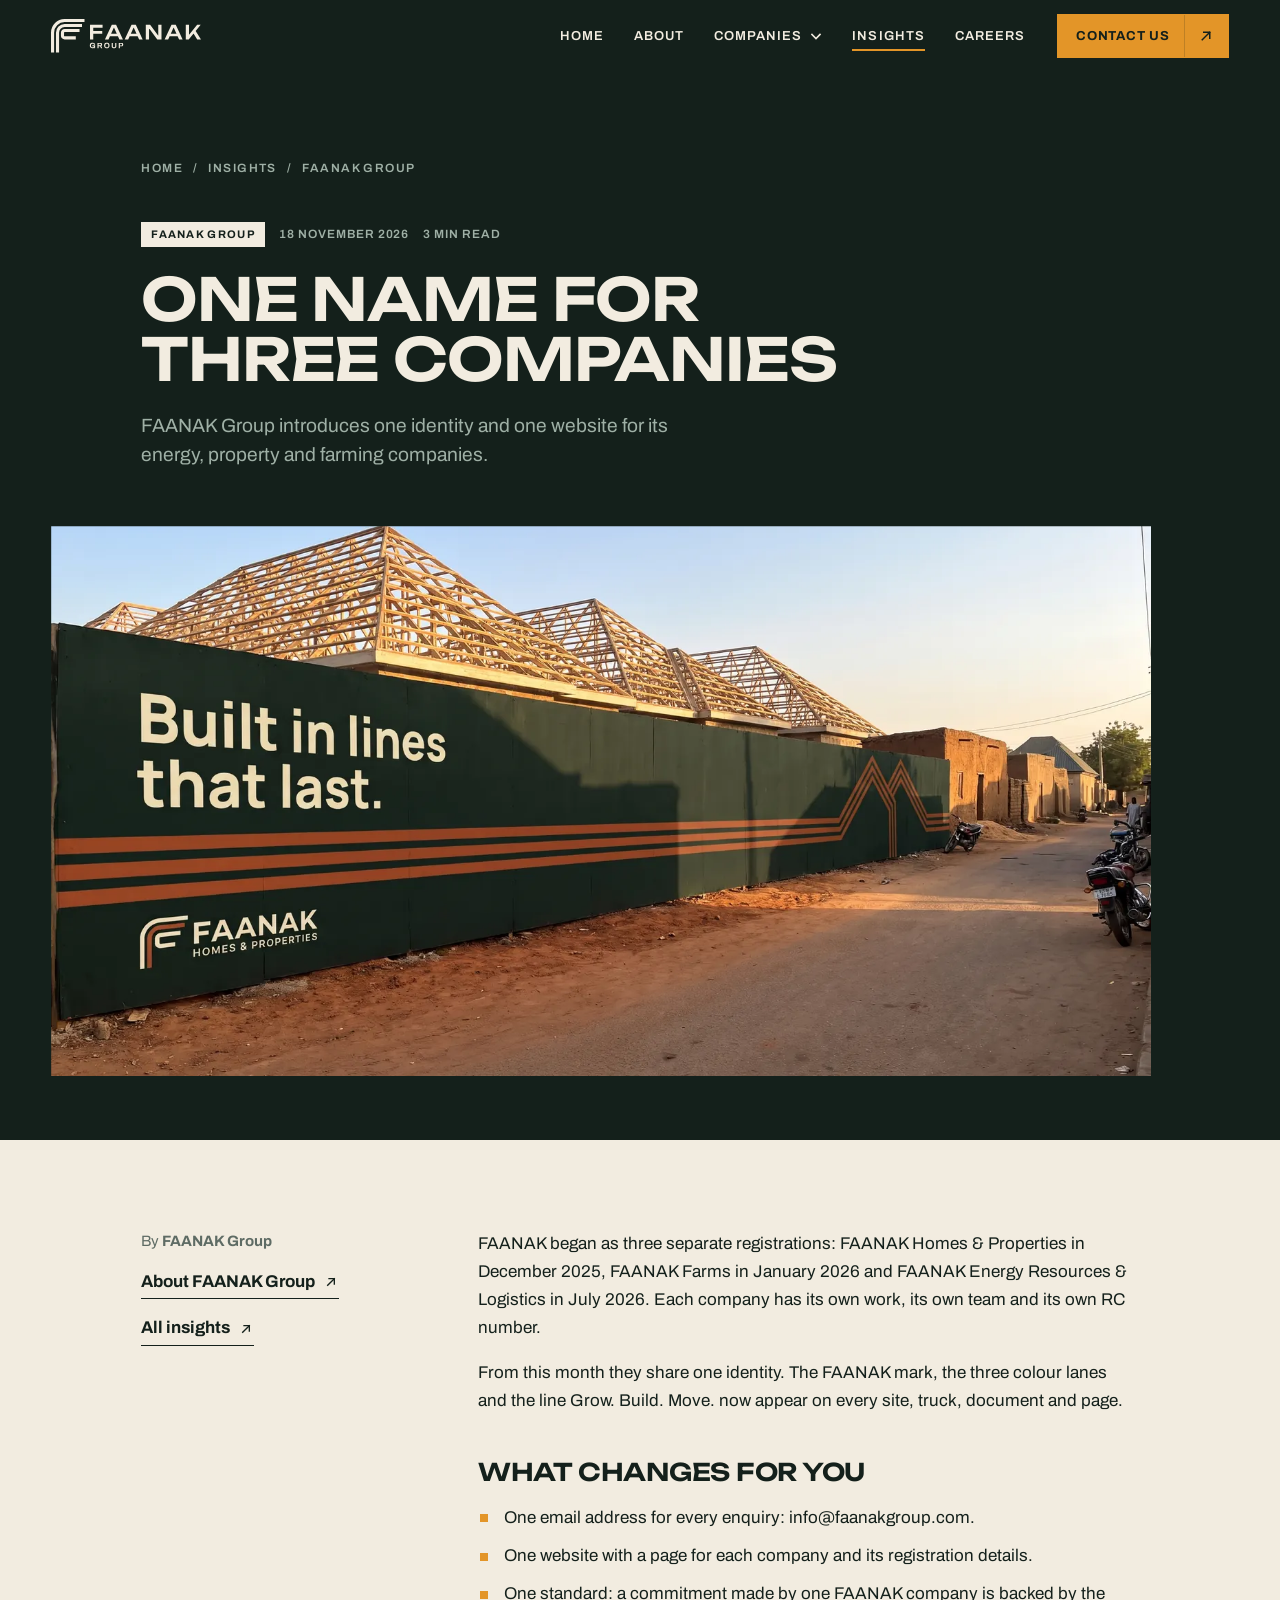
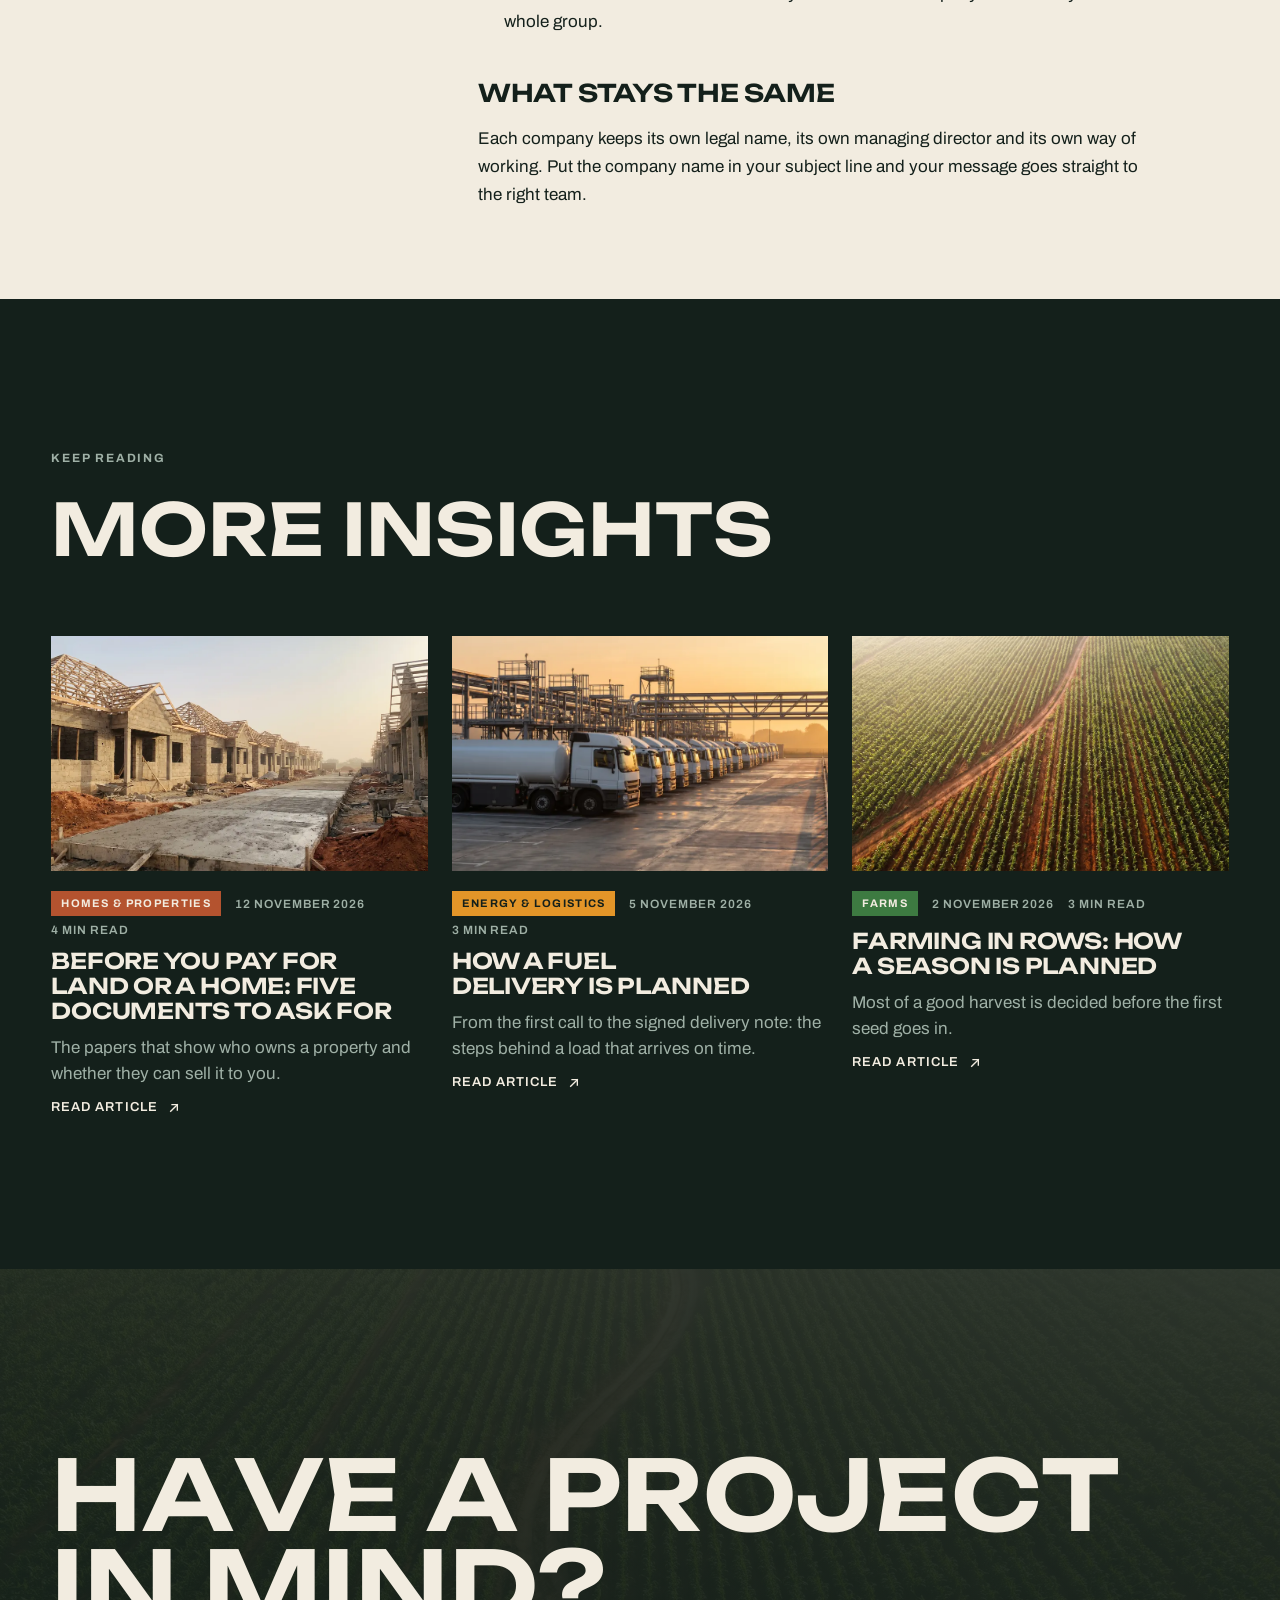
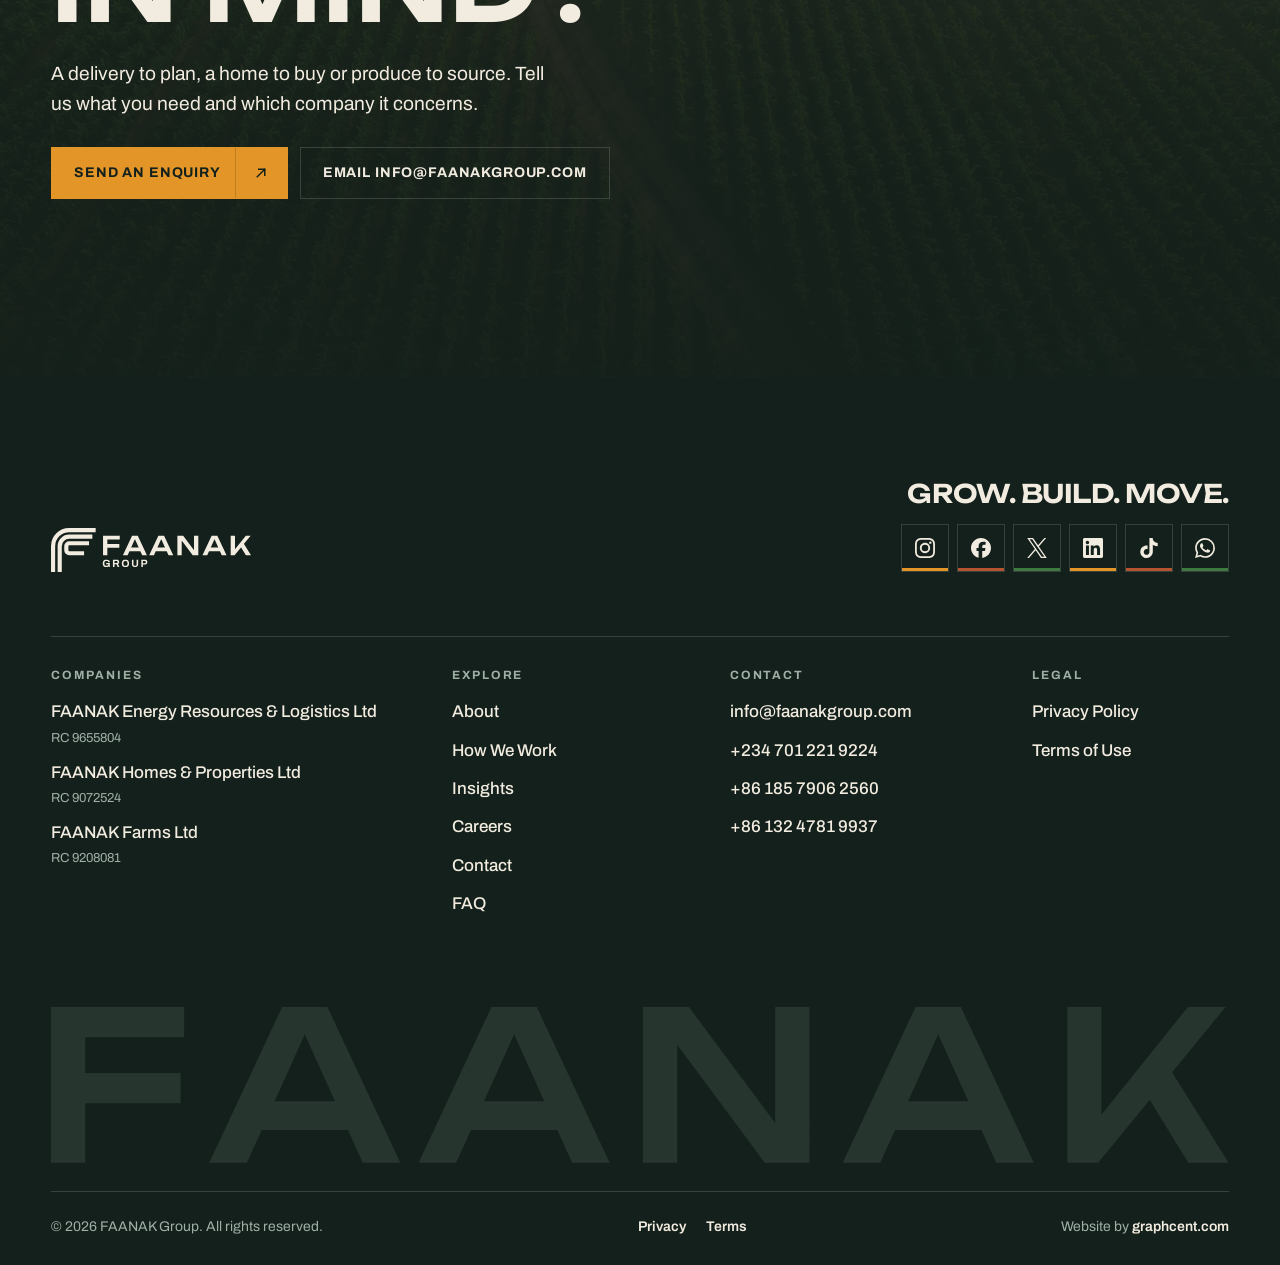
<file: insight-one-name-for-three-companies.html>
<!doctype html>
<html lang="en-NG">
<head>
<meta charset="utf-8">
<meta name="viewport" content="width=device-width, initial-scale=1, viewport-fit=cover">
<title>One Name for Three Companies | FAANAK Insights</title>
<meta name="description" content="FAANAK Group introduces one identity and one website for its energy, property and farming companies.">
<meta name="theme-color" content="#14201B">
<link rel="canonical" href="https://4hm4di.github.io/faanakgroup/insight-one-name-for-three-companies.html">
<meta property="og:type" content="website">
<meta property="og:site_name" content="FAANAK Group">
<meta property="og:title" content="One Name for Three Companies | FAANAK Insights">
<meta property="og:description" content="FAANAK Group introduces one identity and one website for its energy, property and farming companies.">
<meta property="og:url" content="https://4hm4di.github.io/faanakgroup/insight-one-name-for-three-companies.html">
<meta property="og:image" content="https://4hm4di.github.io/faanakgroup/assets/img/og-image.jpg">
<meta name="twitter:card" content="summary_large_image">
<link rel="icon" href="favicon.ico" sizes="any">
<link rel="icon" href="favicon.svg" type="image/svg+xml">
<link rel="apple-touch-icon" href="apple-touch-icon.png">
<link rel="preload" href="assets/fonts/Unbounded-var.woff2" as="font" type="font/woff2" crossorigin>
<link rel="preload" href="assets/fonts/Archivo-var.woff2" as="font" type="font/woff2" crossorigin>
<link rel="stylesheet" href="assets/css/site.css">
<script>document.documentElement.classList.add('js');setTimeout(function(){var d=document.documentElement;if(!d.classList.contains('ready'))d.classList.remove('js');},4000);</script>
<script src="assets/js/site.js" defer></script>
</head><body data-page="insight-one-name-for-three-companies">
<svg xmlns="http://www.w3.org/2000/svg" style="display:none"><symbol id="i-phone" viewBox="0 0 24 24" fill="none" stroke="currentColor" stroke-width="2" stroke-linecap="square" stroke-linejoin="round"><path d="M6.5,3 H9.2 L10.6,7.4 L8.6,9 C9.7,11.6 12.4,14.3 15,15.4 L16.6,13.4 L21,14.8 V17.5 C21,19.4 19.4,21 17.5,21 C10,21 3,14 3,6.5 C3,4.6 4.6,3 6.5,3 Z"/></symbol><symbol id="i-mobile" viewBox="0 0 24 24" fill="none" stroke="currentColor" stroke-width="2" stroke-linecap="square" stroke-linejoin="round"><path d="M7,2.5 H17 V21.5 H7 Z"/><path d="M11,18 H13"/></symbol><symbol id="i-email" viewBox="0 0 24 24" fill="none" stroke="currentColor" stroke-width="2" stroke-linecap="square" stroke-linejoin="round"><path d="M3,5.5 H21 V18.5 H3 Z"/><path d="M3,7.5 L12,13.5 L21,7.5" stroke-linecap="butt"/></symbol><symbol id="i-web" viewBox="0 0 24 24" fill="none" stroke="currentColor" stroke-width="2" stroke-linecap="square" stroke-linejoin="round"><path d="M21,12 A9,9 0 1,1 3,12 A9,9 0 1,1 21,12 Z"/><path d="M12,3 C8.3,6.2 8.3,17.8 12,21" stroke-linecap="butt"/><path d="M12,3 C15.7,6.2 15.7,17.8 12,21" stroke-linecap="butt"/><path d="M3,12 H21" stroke-linecap="butt"/></symbol><symbol id="i-location" viewBox="0 0 24 24" fill="none" stroke="currentColor" stroke-width="2" stroke-linecap="square" stroke-linejoin="round"><path d="M12,21.5 C12,21.5 4.5,14.6 4.5,9.5 A7.5,7.5 0 0,1 19.5,9.5 C19.5,14.6 12,21.5 12,21.5 Z"/><path d="M14.5,9.5 A2.5,2.5 0 1,1 9.5,9.5 A2.5,2.5 0 1,1 14.5,9.5 Z"/></symbol><symbol id="i-chat" viewBox="0 0 24 24" fill="none" stroke="currentColor" stroke-width="2" stroke-linecap="square" stroke-linejoin="round"><path d="M3.5,4.5 H20.5 V16 H11.5 L7,20 V16 H3.5 Z"/><path d="M7.5,8.5 H16.5"/><path d="M7.5,12 H13.5"/></symbol><symbol id="i-social" viewBox="0 0 24 24" fill="none" stroke="currentColor" stroke-width="2" stroke-linecap="square" stroke-linejoin="round"><path d="M20.1,5.5 A2.6,2.6 0 1,1 14.9,5.5 A2.6,2.6 0 1,1 20.1,5.5 Z"/><path d="M9.1,12 A2.6,2.6 0 1,1 3.9,12 A2.6,2.6 0 1,1 9.1,12 Z"/><path d="M20.1,18.5 A2.6,2.6 0 1,1 14.9,18.5 A2.6,2.6 0 1,1 20.1,18.5 Z"/><path d="M8.74,10.68 L15.26,6.82" stroke-linecap="butt"/><path d="M8.74,13.32 L15.26,17.18" stroke-linecap="butt"/></symbol><symbol id="i-energy" viewBox="0 0 24 24" fill="none" stroke="currentColor" stroke-width="2" stroke-linecap="square" stroke-linejoin="round"><path d="M13.5,2.5 L5,13.5 H11.5 L10.5,21.5 L19,10.5 H12.5 Z"/></symbol><symbol id="i-fuel" viewBox="0 0 24 24" fill="none" stroke="currentColor" stroke-width="2" stroke-linecap="square" stroke-linejoin="round"><path d="M12,2.5 C12,2.5 5.5,10.2 5.5,14.5 A6.5,6.5 0 0,0 18.5,14.5 C18.5,10.2 12,2.5 12,2.5 Z"/><path d="M9,15 C9,16.7 10.3,18 12,18"/></symbol><symbol id="i-logistics" viewBox="0 0 24 24" fill="none" stroke="currentColor" stroke-width="2" stroke-linecap="square" stroke-linejoin="round"><path d="M2.5,6 H14 V17"/><path d="M2.5,6 V17 H4" stroke-linecap="butt"/><path d="M8,17 H15" stroke-linecap="butt"/><path d="M14,9.5 H18 L21.5,13 V17 H19" stroke-linecap="butt"/><path d="M8,17.5 A2,2 0 1,1 4,17.5 A2,2 0 1,1 8,17.5 Z"/><path d="M19,17.5 A2,2 0 1,1 15,17.5 A2,2 0 1,1 19,17.5 Z"/></symbol><symbol id="i-homes" viewBox="0 0 24 24" fill="none" stroke="currentColor" stroke-width="2" stroke-linecap="square" stroke-linejoin="round"><path d="M3,21 V10.5 L12,3.5 L21,10.5 V21"/><path d="M7.5,21 V13 L12,9.5 L16.5,13 V21"/></symbol><symbol id="i-properties" viewBox="0 0 24 24" fill="none" stroke="currentColor" stroke-width="2" stroke-linecap="square" stroke-linejoin="round"><path d="M5,21 V3 H15 V21"/><path d="M15,9 H19 V21"/><path d="M8.5,7 H11.5"/><path d="M8.5,11 H11.5"/><path d="M8.5,15 H11.5"/><path d="M3,21 H21"/></symbol><symbol id="i-land" viewBox="0 0 24 24" fill="none" stroke="currentColor" stroke-width="2" stroke-linecap="square" stroke-linejoin="round"><path d="M3.5,8 L12,4 L20.5,8 L12,12 Z"/><path d="M3.5,12.5 L12,16.5 L20.5,12.5"/><path d="M3.5,16.5 L12,20.5 L20.5,16.5"/></symbol><symbol id="i-farms" viewBox="0 0 24 24" fill="none" stroke="currentColor" stroke-width="2" stroke-linecap="square" stroke-linejoin="round"><path d="M12,21 V11"/><path d="M12,14 C12,10.2 9.2,8 5,8 C5,11.8 7.8,14 12,14 Z"/><path d="M12,11 C12,7 14.8,4 19,4 C19,8 16.2,11 12,11 Z"/><path d="M6,21 H18"/></symbol><symbol id="i-produce" viewBox="0 0 24 24" fill="none" stroke="currentColor" stroke-width="2" stroke-linecap="square" stroke-linejoin="round"><path d="M12,22 V4"/><path d="M8,5.5 L12,9 L16,5.5"/><path d="M8,10 L12,13.5 L16,10"/><path d="M8,14.5 L12,18 L16,14.5"/></symbol><symbol id="i-fields" viewBox="0 0 24 24" fill="none" stroke="currentColor" stroke-width="2" stroke-linecap="square" stroke-linejoin="round"><path d="M3,7.5 C6,5.5 9,9.5 12,7.5 C15,5.5 18,9.5 21,7.5"/><path d="M3,12 C6,10 9,14 12,12 C15,10 18,14 21,12"/><path d="M3,16.5 C6,14.5 9,18.5 12,16.5 C15,14.5 18,18.5 21,16.5"/></symbol><symbol id="i-arrow" viewBox="0 0 24 24" fill="none" stroke="currentColor" stroke-width="2" stroke-linecap="square" stroke-linejoin="round"><path d="M7 17 L17 7"/><path d="M9 7 H17 V15"/></symbol><symbol id="i-plus" viewBox="0 0 24 24" fill="none" stroke="currentColor" stroke-width="2" stroke-linecap="square"><path d="M12 5 V19"/><path d="M5 12 H19"/></symbol><symbol id="s-instagram" viewBox="0 0 24 24" fill="currentColor"><path d="M7.0301.084c-1.2768.0602-2.1487.264-2.911.5634-.7888.3075-1.4575.72-2.1228 1.3877-.6652.6677-1.075 1.3368-1.3802 2.127-.2954.7638-.4956 1.6365-.552 2.914-.0564 1.2775-.0689 1.6882-.0626 4.947.0062 3.2586.0206 3.6671.0825 4.9473.061 1.2765.264 2.1482.5635 2.9107.308.7889.72 1.4573 1.388 2.1228.6679.6655 1.3365 1.0743 2.1285 1.38.7632.295 1.6361.4961 2.9134.552 1.2773.056 1.6884.069 4.9462.0627 3.2578-.0062 3.668-.0207 4.9478-.0814 1.28-.0607 2.147-.2652 2.9098-.5633.7889-.3086 1.4578-.72 2.1228-1.3881.665-.6682 1.0745-1.3378 1.3795-2.1284.2957-.7632.4966-1.636.552-2.9124.056-1.2809.0692-1.6898.063-4.948-.0063-3.2583-.021-3.6668-.0817-4.9465-.0607-1.2797-.264-2.1487-.5633-2.9117-.3084-.7889-.72-1.4568-1.3876-2.1228C21.2982 1.33 20.628.9208 19.8378.6165 19.074.321 18.2017.1197 16.9244.0645 15.6471.0093 15.236-.005 11.977.0014 8.718.0076 8.31.0215 7.0301.0839m.1402 21.6932c-1.17-.0509-1.8053-.2453-2.2287-.408-.5606-.216-.96-.4771-1.3819-.895-.422-.4178-.6811-.8186-.9-1.378-.1644-.4234-.3624-1.058-.4171-2.228-.0595-1.2645-.072-1.6442-.079-4.848-.007-3.2037.0053-3.583.0607-4.848.05-1.169.2456-1.805.408-2.2282.216-.5613.4762-.96.895-1.3816.4188-.4217.8184-.6814 1.3783-.9003.423-.1651 1.0575-.3614 2.227-.4171 1.2655-.06 1.6447-.072 4.848-.079 3.2033-.007 3.5835.005 4.8495.0608 1.169.0508 1.8053.2445 2.228.408.5608.216.96.4754 1.3816.895.4217.4194.6816.8176.9005 1.3787.1653.4217.3617 1.056.4169 2.2263.0602 1.2655.0739 1.645.0796 4.848.0058 3.203-.0055 3.5834-.061 4.848-.051 1.17-.245 1.8055-.408 2.2294-.216.5604-.4763.96-.8954 1.3814-.419.4215-.8181.6811-1.3783.9-.4224.1649-1.0577.3617-2.2262.4174-1.2656.0595-1.6448.072-4.8493.079-3.2045.007-3.5825-.006-4.848-.0608M16.953 5.5864A1.44 1.44 0 1 0 18.39 4.144a1.44 1.44 0 0 0-1.437 1.4424M5.8385 12.012c.0067 3.4032 2.7706 6.1557 6.173 6.1493 3.4026-.0065 6.157-2.7701 6.1506-6.1733-.0065-3.4032-2.771-6.1565-6.174-6.1498-3.403.0067-6.156 2.771-6.1496 6.1738M8 12.0077a4 4 0 1 1 4.008 3.9921A3.9996 3.9996 0 0 1 8 12.0077"/></symbol><symbol id="s-facebook" viewBox="0 0 24 24" fill="currentColor"><path d="M9.101 23.691v-7.98H6.627v-3.667h2.474v-1.58c0-4.085 1.848-5.978 5.858-5.978.401 0 .955.042 1.468.103a8.68 8.68 0 0 1 1.141.195v3.325a8.623 8.623 0 0 0-.653-.036 26.805 26.805 0 0 0-.733-.009c-.707 0-1.259.096-1.675.309a1.686 1.686 0 0 0-.679.622c-.258.42-.374.995-.374 1.752v1.297h3.919l-.386 2.103-.287 1.564h-3.246v8.245C19.396 23.238 24 18.179 24 12.044c0-6.627-5.373-12-12-12s-12 5.373-12 12c0 5.628 3.874 10.35 9.101 11.647Z"/></symbol><symbol id="s-x" viewBox="0 0 24 24" fill="currentColor"><path d="M14.234 10.162 22.977 0h-2.072l-7.591 8.824L7.251 0H.258l9.168 13.343L.258 24H2.33l8.016-9.318L16.749 24h6.993zm-2.837 3.299-.929-1.329L3.076 1.56h3.182l5.965 8.532.929 1.329 7.754 11.09h-3.182z"/></symbol><symbol id="s-tiktok" viewBox="0 0 24 24" fill="currentColor"><path d="M12.525.02c1.31-.02 2.61-.01 3.91-.02.08 1.53.63 3.09 1.75 4.17 1.12 1.11 2.7 1.62 4.24 1.79v4.03c-1.44-.05-2.89-.35-4.2-.97-.57-.26-1.1-.59-1.62-.93-.01 2.92.01 5.84-.02 8.75-.08 1.4-.54 2.79-1.35 3.94-1.31 1.92-3.58 3.17-5.91 3.21-1.43.08-2.86-.31-4.08-1.03-2.02-1.19-3.44-3.37-3.65-5.71-.02-.5-.03-1-.01-1.49.18-1.9 1.12-3.72 2.58-4.96 1.66-1.44 3.98-2.13 6.15-1.72.02 1.48-.04 2.96-.04 4.44-.99-.32-2.15-.23-3.02.37-.63.41-1.11 1.04-1.36 1.75-.21.51-.15 1.07-.14 1.61.24 1.64 1.82 3.02 3.5 2.87 1.12-.01 2.19-.66 2.77-1.61.19-.33.4-.67.41-1.06.1-1.79.06-3.57.07-5.36.01-4.03-.01-8.05.02-12.07z"/></symbol><symbol id="s-whatsapp" viewBox="0 0 24 24" fill="currentColor"><path d="M17.472 14.382c-.297-.149-1.758-.867-2.03-.967-.273-.099-.471-.148-.67.15-.197.297-.767.966-.94 1.164-.173.199-.347.223-.644.075-.297-.15-1.255-.463-2.39-1.475-.883-.788-1.48-1.761-1.653-2.059-.173-.297-.018-.458.13-.606.134-.133.298-.347.446-.52.149-.174.198-.298.298-.497.099-.198.05-.371-.025-.52-.075-.149-.669-1.612-.916-2.207-.242-.579-.487-.5-.669-.51-.173-.008-.371-.01-.57-.01-.198 0-.52.074-.792.372-.272.297-1.04 1.016-1.04 2.479 0 1.462 1.065 2.875 1.213 3.074.149.198 2.096 3.2 5.077 4.487.709.306 1.262.489 1.694.625.712.227 1.36.195 1.871.118.571-.085 1.758-.719 2.006-1.413.248-.694.248-1.289.173-1.413-.074-.124-.272-.198-.57-.347m-5.421 7.403h-.004a9.87 9.87 0 01-5.031-1.378l-.361-.214-3.741.982.998-3.648-.235-.374a9.86 9.86 0 01-1.51-5.26c.001-5.45 4.436-9.884 9.888-9.884 2.64 0 5.122 1.03 6.988 2.898a9.825 9.825 0 012.893 6.994c-.003 5.45-4.437 9.884-9.885 9.884m8.413-18.297A11.815 11.815 0 0012.05 0C5.495 0 .16 5.335.157 11.892c0 2.096.547 4.142 1.588 5.945L.057 24l6.305-1.654a11.882 11.882 0 005.683 1.448h.005c6.554 0 11.89-5.335 11.893-11.893a11.821 11.821 0 00-3.48-8.413Z"/></symbol><symbol id="s-linkedin" viewBox="0 0 24 24" fill="currentColor"><path d="M20.447 20.452h-3.554v-5.569c0-1.328-.027-3.037-1.852-3.037-1.853 0-2.136 1.445-2.136 2.939v5.667H9.351V9h3.414v1.561h.046c.477-.9 1.637-1.85 3.37-1.85 3.601 0 4.267 2.37 4.267 5.455v6.286zM5.337 7.433c-1.144 0-2.063-.926-2.063-2.065 0-1.138.92-2.063 2.063-2.063 1.14 0 2.064.925 2.064 2.063 0 1.139-.925 2.065-2.064 2.065zm1.782 13.019H3.555V9h3.564v11.452zM22.225 0H1.771C.792 0 0 .774 0 1.729v20.542C0 23.227.792 24 1.771 24h20.451C23.2 24 24 23.227 24 22.271V1.729C24 .774 23.2 0 22.222 0h.003z"/></symbol></svg>
<a class="skip" href="#main">Skip to content</a>
<header class="header" data-header>
  <div class="header__inner wrap">
    <a class="header__logo" href="index.html" aria-label="FAANAK Group home"><svg class="logo" role="img" aria-hidden="true" focusable="false" xmlns="http://www.w3.org/2000/svg" viewBox="0 0 447.92 100.00"><g transform="translate(0.000,0.000) scale(1.40331)"><path d="M154.391,226.579 H115.462 A25.733,25.733 0 0 0 89.729,252.312 V291.241" transform="translate(-86.430,-223.280)" fill="none" stroke="currentColor" stroke-width="6.598148148148148" stroke-linecap="square" stroke-linejoin="round"/><path d="M149.112,237.136 H115.462 A15.176,15.176 0 0 0 100.286,252.312 V291.241" transform="translate(-86.430,-223.280)" fill="none" stroke="currentColor" stroke-width="6.598148148148148" stroke-linecap="square" stroke-linejoin="round"/><path d="M143.834,247.693 H115.462 A4.619,4.619 0 0 0 110.843,252.312 V258.910 A4.619,4.619 0 0 0 115.462,263.529 H135.916" transform="translate(-86.430,-223.280)" fill="none" stroke="currentColor" stroke-width="6.598148148148148" stroke-linecap="square" stroke-linejoin="round"/><path d="M172.88,249.97h22.57v6.04h-22.57v-6.04ZM196.16,236.73v6.08h-23.2l3.37-3.62v28.78h-6.87v-31.24h26.7ZM209.36,261.38v-5.75h21.66v5.75h-21.66ZM224.9,236.73l14.62,31.24h-7.54l-12.79-28.36h2.33l-12.79,28.36h-7.54l14.62-31.24h9.08ZM251.35,261.38v-5.75h21.66v5.75h-21.66ZM266.88,236.73l14.62,31.24h-7.54l-12.79-28.36h2.33l-12.79,28.36h-7.54l14.62-31.24h9.08ZM317.15,263.3l-2.46.37v-26.95h6.87v31.24h-8.95l-19.99-26.95,2.42-.37v27.32h-6.87v-31.24h9.2l19.78,26.57ZM336.4,261.38v-5.75h21.66v5.75h-21.66ZM351.93,236.73l14.62,31.24h-7.54l-12.79-28.36h2.33l-12.79,28.36h-7.54l14.62-31.24h9.08ZM373.26,267.96v-31.24h6.87v25.49l-2-1.42,19.33-24.07h7.54l-25.53,31.24h-6.21ZM388.17,252.68l5.08-4.54,12.37,19.83h-8.08l-9.37-15.29Z" transform="translate(-86.430,-224.422)" fill="currentColor"/><path d="M174.58,286.75c-1.78,0-3.15-.47-4.11-1.42-.96-.95-1.44-2.42-1.44-4.42,0-1.33.23-2.42.69-3.29s1.13-1.5,2.01-1.93c.88-.42,1.93-.63,3.16-.63.74,0,1.43.08,2.08.25s1.22.42,1.72.76c.5.34.89.77,1.17,1.28.28.51.42,1.12.42,1.82h-2.49c0-.34-.07-.64-.22-.91-.15-.26-.35-.48-.62-.66-.26-.18-.57-.31-.91-.4s-.7-.13-1.07-.13c-.57,0-1.07.07-1.5.22s-.78.37-1.06.68c-.28.3-.49.68-.63,1.13-.14.45-.21.97-.21,1.56v.49c0,.82.12,1.5.36,2.03.24.53.6.92,1.09,1.18.48.26,1.08.39,1.8.39.59,0,1.12-.09,1.57-.27.46-.18.81-.44,1.07-.78.26-.34.39-.76.39-1.25v-.12h-3.38v-1.88h5.81v6.11h-1.61l-.21-1.22c-.33.32-.68.58-1.06.79-.38.21-.8.37-1.26.47-.46.1-.98.16-1.55.16ZM185.28,286.55v-11.3h6.19c.83,0,1.53.15,2.08.44.55.3.97.71,1.24,1.24.27.53.41,1.14.41,1.84,0,.74-.16,1.39-.49,1.95-.33.57-.81,1-1.43,1.29l2.31,4.53h-2.72l-1.99-4.12h-3.15v4.12h-2.45ZM187.74,280.49h3.41c.49,0,.88-.15,1.15-.45.27-.3.41-.71.41-1.23,0-.33-.06-.61-.18-.85-.12-.24-.3-.41-.53-.54s-.52-.18-.86-.18h-3.41v3.25ZM205.21,286.75c-1.2,0-2.23-.21-3.1-.64-.87-.43-1.53-1.08-1.99-1.94-.46-.87-.69-1.95-.69-3.26s.23-2.42.69-3.29,1.13-1.5,1.99-1.93c.87-.42,1.9-.63,3.1-.63s2.26.21,3.12.63c.86.42,1.52,1.07,1.98,1.93.46.86.69,1.96.69,3.29s-.23,2.39-.69,3.26c-.46.87-1.12,1.52-1.98,1.94-.86.43-1.9.64-3.12.64ZM205.21,284.74c.54,0,1.01-.08,1.42-.23.41-.15.75-.38,1.02-.69.27-.31.48-.68.63-1.13.14-.44.21-.95.21-1.52v-.51c0-.58-.07-1.1-.21-1.55-.14-.45-.35-.83-.63-1.13-.27-.3-.61-.53-1.02-.68-.41-.15-.88-.23-1.42-.23s-.99.08-1.4.23c-.41.15-.75.38-1.02.68-.27.3-.48.68-.62,1.13-.14.45-.21.97-.21,1.55v.51c0,.57.07,1.08.21,1.52s.34.82.62,1.13c.27.31.61.54,1.02.69.41.15.87.23,1.4.23ZM220.53,286.75c-1.03,0-1.92-.16-2.66-.49-.74-.33-1.31-.83-1.7-1.49-.4-.66-.59-1.49-.59-2.48v-7.03h2.47v6.97c0,.81.21,1.44.64,1.87.43.43,1.04.65,1.84.65s1.42-.22,1.85-.65.65-1.06.65-1.87v-6.97h2.47v7.03c0,.99-.2,1.81-.59,2.48-.4.66-.96,1.16-1.7,1.49-.74.33-1.63.49-2.68.49ZM230.6,286.55v-11.3h5.88c.81,0,1.49.15,2.03.45.54.3.96.72,1.24,1.27.28.54.42,1.19.42,1.94s-.15,1.4-.44,1.95c-.29.55-.72.99-1.28,1.29-.56.31-1.25.46-2.06.46h-3.34v3.94h-2.45ZM233.05,280.61h3.01c.52,0,.91-.15,1.19-.44.28-.3.42-.71.42-1.24,0-.36-.06-.66-.18-.91-.12-.24-.3-.43-.54-.56-.24-.13-.54-.2-.9-.2h-3.01v3.34Z" transform="translate(-86.430,-224.422)" fill="currentColor"/></g></svg></a>
    <nav class="nav" aria-label="Main"><a href="index.html">Home</a>
      <a href="about.html">About</a>
      <div class="nav__dd" data-dd>
        <button class="nav__btn" type="button" aria-expanded="false" aria-controls="dd-companies" data-dd-btn>Companies<svg class="nav__chev" viewBox="0 0 12 12" aria-hidden="true" focusable="false"><path d="M2 4.5 6 8.5 10 4.5" fill="none" stroke="currentColor" stroke-width="1.6" stroke-linecap="square"/></svg></button>
        <div class="dd" id="dd-companies" data-dd-panel>
          <div class="dd__inner wrap">
            <div class="dd__head"><p class="dd__k">Our Companies</p><p class="dd__lead">Three registered companies, one standard.</p>
              <a class="link" href="index.html#companies">See all three <span aria-hidden="true"><svg class="ico" aria-hidden="true" focusable="false"><use href="#i-arrow"/></svg></span></a></div>
            <ul class="dd__grid"><li><a class="dd__card dd__card--amber" href="energy-logistics.html">
        <span class="badge badge--amber"><svg class="ico" aria-hidden="true" focusable="false"><use href="#i-energy"/></svg></span>
        <span class="dd__txt"><span class="dd__name">Energy &amp; Logistics</span><span class="dd__desc">Energy and goods, moved safely and on schedule.</span><span class="dd__rc">RC 9655804</span></span>
        <span class="dd__arrow" aria-hidden="true"><svg class="ico" aria-hidden="true" focusable="false"><use href="#i-arrow"/></svg></span></a></li><li><a class="dd__card dd__card--laterite" href="homes-properties.html">
        <span class="badge badge--laterite"><svg class="ico" aria-hidden="true" focusable="false"><use href="#i-homes"/></svg></span>
        <span class="dd__txt"><span class="dd__name">Homes &amp; Properties</span><span class="dd__desc">Built in lines that last.</span><span class="dd__rc">RC 9072524</span></span>
        <span class="dd__arrow" aria-hidden="true"><svg class="ico" aria-hidden="true" focusable="false"><use href="#i-arrow"/></svg></span></a></li><li><a class="dd__card dd__card--green" href="farms.html">
        <span class="badge badge--green"><svg class="ico" aria-hidden="true" focusable="false"><use href="#i-farms"/></svg></span>
        <span class="dd__txt"><span class="dd__name">Farms</span><span class="dd__desc">From our rows to your market.</span><span class="dd__rc">RC 9208081</span></span>
        <span class="dd__arrow" aria-hidden="true"><svg class="ico" aria-hidden="true" focusable="false"><use href="#i-arrow"/></svg></span></a></li></ul>
          </div>
        </div>
      </div>
      <a href="insights.html" aria-current="page">Insights</a>
      <a href="careers.html">Careers</a></nav>
    <a class="btn btn--amber btn--sm header__cta" href="contact.html"><span>Contact Us</span><span class="btn__icon" aria-hidden="true"><svg class="ico" aria-hidden="true" focusable="false"><use href="#i-arrow"/></svg></span></a>
    <button class="menu-btn" type="button" aria-expanded="false" aria-controls="menu" aria-label="Open menu" data-menu-btn>
      <span></span><span></span><span></span>
    </button>
  </div>
</header>
<div class="menu" id="menu" data-menu hidden>
  <nav class="menu__nav wrap" aria-label="Mobile"><a href="index.html">Home</a><a href="about.html">About</a>
      <div class="menu__group"><p class="menu__label">Companies</p><ul class="menu__cards"><li><a class="dd__card dd__card--amber" href="energy-logistics.html">
        <span class="badge badge--amber"><svg class="ico" aria-hidden="true" focusable="false"><use href="#i-energy"/></svg></span>
        <span class="dd__txt"><span class="dd__name">Energy &amp; Logistics</span><span class="dd__desc">Energy and goods, moved safely and on schedule.</span><span class="dd__rc">RC 9655804</span></span>
        <span class="dd__arrow" aria-hidden="true"><svg class="ico" aria-hidden="true" focusable="false"><use href="#i-arrow"/></svg></span></a></li><li><a class="dd__card dd__card--laterite" href="homes-properties.html">
        <span class="badge badge--laterite"><svg class="ico" aria-hidden="true" focusable="false"><use href="#i-homes"/></svg></span>
        <span class="dd__txt"><span class="dd__name">Homes &amp; Properties</span><span class="dd__desc">Built in lines that last.</span><span class="dd__rc">RC 9072524</span></span>
        <span class="dd__arrow" aria-hidden="true"><svg class="ico" aria-hidden="true" focusable="false"><use href="#i-arrow"/></svg></span></a></li><li><a class="dd__card dd__card--green" href="farms.html">
        <span class="badge badge--green"><svg class="ico" aria-hidden="true" focusable="false"><use href="#i-farms"/></svg></span>
        <span class="dd__txt"><span class="dd__name">Farms</span><span class="dd__desc">From our rows to your market.</span><span class="dd__rc">RC 9208081</span></span>
        <span class="dd__arrow" aria-hidden="true"><svg class="ico" aria-hidden="true" focusable="false"><use href="#i-arrow"/></svg></span></a></li></ul></div>
      <a href="index.html#how-we-work">How We Work</a><a href="insights.html">Insights</a><a href="careers.html">Careers</a><a href="contact.html">Contact</a></nav>
  <div class="menu__foot wrap">
    <a href="mailto:info@faanakgroup.com">info@faanakgroup.com</a>
    <a href="tel:+2347012219224">+234&nbsp;701&nbsp;221&nbsp;9224</a>
  </div>
</div>
<main id="main">
<article class="article" aria-labelledby="page-title">
  <header class="article__head dark">
    <div class="hero__lanes" aria-hidden="true"><span></span><span></span><span></span></div>
    <div class="wrap article__headin">
      <nav class="crumbs" aria-label="Breadcrumb"><a href="index.html">Home</a><span aria-hidden="true">/</span><a href="insights.html">Insights</a><span aria-hidden="true">/</span><span aria-current="page">FAANAK Group</span></nav>
      <p class="post__meta"><span class="tag tag--ink">FAANAK Group</span><time datetime="2026-11-18">18 November 2026</time><span>3 min read</span></p>
      <h1 class="article__title" id="page-title" data-split="words">One Name for Three Companies</h1>
      <p class="article__lead">FAANAK Group introduces one identity and one website for its energy, property and farming companies.</p>
    </div>
    <div class="wrap"><figure class="article__img" data-reveal="clip"><picture><source type="image/webp" srcset="assets/img/homes-hoarding-960.webp 960w, assets/img/homes-hoarding-1600.webp 1600w" sizes="(max-width: 1100px) 100vw, 1100px"><img class="cover" src="assets/img/homes-hoarding-1600.jpg" width="1600" height="893" alt="A FAANAK Homes &amp; Properties site hoarding along a street" loading="eager" decoding="sync" fetchpriority="high"></picture></figure></div>
  </header>
  <div class="wrap article__grid">
    <aside class="article__aside">
      <p class="article__by">By <strong>FAANAK Group</strong></p>
      <a class="link" href="about.html">About FAANAK Group <span aria-hidden="true"><svg class="ico" aria-hidden="true" focusable="false"><use href="#i-arrow"/></svg></span></a>
      <a class="link" href="insights.html">All insights <span aria-hidden="true"><svg class="ico" aria-hidden="true" focusable="false"><use href="#i-arrow"/></svg></span></a>
    </aside>
    <div class="prose"><p>FAANAK began as three separate registrations: FAANAK Homes &amp; Properties in December 2025, FAANAK Farms in January 2026 and FAANAK Energy Resources &amp; Logistics in July 2026. Each company has its own work, its own team and its own RC number.</p><p>From this month they share one identity. The FAANAK mark, the three colour lanes and the line Grow. Build. Move. now appear on every site, truck, document and page.</p><h2>What changes for you</h2><ul><li>One email address for every enquiry: info@faanakgroup.com.</li><li>One website with a page for each company and its registration details.</li><li>One standard: a commitment made by one FAANAK company is backed by the whole group.</li></ul><h2>What stays the same</h2><p>Each company keeps its own legal name, its own managing director and its own way of working. Put the company name in your subject line and your message goes straight to the right team.</p></div>
  </div>
</article>
<section class="more section dark" aria-labelledby="more-title">
  <div class="wrap">
    <p class="kicker">Keep Reading</p>
    <h2 class="title title--sm" id="more-title" data-split="chars">More Insights</h2>
    <div class="posts posts--3"><article class="post post--laterite" data-cat="homes">
  <a class="post__link" href="insight-five-documents-before-you-pay.html">
    <figure class="post__img"><picture><source type="image/webp" srcset="assets/img/homes-slab-960.webp 960w, assets/img/homes-slab-1600.webp 1600w" sizes="(max-width: 640px) 100vw, (max-width: 1080px) 50vw, 33vw"><img class="cover" src="assets/img/homes-slab-1600.jpg" width="1600" height="1195" alt="A fresh concrete slab in front of houses under construction" loading="lazy" decoding="async"></picture></figure>
    <div class="post__body">
      <p class="post__meta"><span class="tag tag--laterite">Homes &amp; Properties</span><time datetime="2026-11-12">12 November 2026</time><span>4 min read</span></p>
      <h3 class="post__t">Before You Pay for Land or a Home: Five Documents to Ask For</h3>
      <p class="post__x">The papers that show who owns a property and whether they can sell it to you.</p>
      <span class="post__more">Read article <span aria-hidden="true"><svg class="ico" aria-hidden="true" focusable="false"><use href="#i-arrow"/></svg></span></span>
    </div>
  </a>
</article><article class="post post--amber" data-cat="energy">
  <a class="post__link" href="insight-how-a-fuel-delivery-is-planned.html">
    <figure class="post__img"><picture><source type="image/webp" srcset="assets/img/energy-depot-960.webp 960w, assets/img/energy-depot-1600.webp 1600w" sizes="(max-width: 640px) 100vw, (max-width: 1080px) 50vw, 33vw"><img class="cover" src="assets/img/energy-depot-1600.jpg" width="1600" height="893" alt="A row of white fuel tankers lined up at a depot at sunrise" loading="lazy" decoding="async"></picture></figure>
    <div class="post__body">
      <p class="post__meta"><span class="tag tag--amber">Energy &amp; Logistics</span><time datetime="2026-11-05">5 November 2026</time><span>3 min read</span></p>
      <h3 class="post__t">How a Fuel Delivery Is Planned</h3>
      <p class="post__x">From the first call to the signed delivery note: the steps behind a load that arrives on time.</p>
      <span class="post__more">Read article <span aria-hidden="true"><svg class="ico" aria-hidden="true" focusable="false"><use href="#i-arrow"/></svg></span></span>
    </div>
  </a>
</article><article class="post post--green" data-cat="farms">
  <a class="post__link" href="insight-farming-in-rows-planning-a-season.html">
    <figure class="post__img"><picture><source type="image/webp" srcset="assets/img/farms-rows-960.webp 960w, assets/img/farms-rows-1600.webp 1600w" sizes="(max-width: 640px) 100vw, (max-width: 1080px) 50vw, 33vw"><img class="cover" src="assets/img/farms-rows-1600.jpg" width="1600" height="1195" alt="Parallel rows of young maize seen from a drone" loading="lazy" decoding="async"></picture></figure>
    <div class="post__body">
      <p class="post__meta"><span class="tag tag--green">Farms</span><time datetime="2026-11-02">2 November 2026</time><span>3 min read</span></p>
      <h3 class="post__t">Farming in Rows: How a Season Is Planned</h3>
      <p class="post__x">Most of a good harvest is decided before the first seed goes in.</p>
      <span class="post__more">Read article <span aria-hidden="true"><svg class="ico" aria-hidden="true" focusable="false"><use href="#i-arrow"/></svg></span></span>
    </div>
  </a>
</article></div>
  </div>
</section>

<section class="cta dark" aria-labelledby="cta-title">
  <div class="cta__bg" aria-hidden="true"><picture><source type="image/webp" srcset="assets/img/farms-aerial-960.webp 960w, assets/img/farms-aerial-1600.webp 1600w" sizes="100vw"><img class="cover" src="assets/img/farms-aerial-1600.jpg" width="1600" height="1195" alt="" loading="lazy" decoding="async"></picture></div>
  <div class="wrap cta__inner">
    <h2 class="title title--cta" id="cta-title" data-split="chars">Have a Project<br>in Mind?</h2>
    <p class="cta__text" data-reveal>A delivery to plan, a home to buy or produce to source. Tell us what you need and which company it concerns.</p>
    <div class="cta__actions" data-reveal>
      <a class="btn btn--amber" href="contact.html"><span>Send an Enquiry</span><span class="btn__icon" aria-hidden="true"><svg class="ico" aria-hidden="true" focusable="false"><use href="#i-arrow"/></svg></span></a>
      <a class="btn btn--ghost" href="mailto:info@faanakgroup.com"><span>Email info@faanakgroup.com</span></a>
    </div>
  </div>
</section></main>
<footer class="footer dark">
  <div class="wrap">
    <div class="footer__top">
      <a class="footer__logo" href="index.html" aria-label="FAANAK Group home"><svg class="logo" role="img" aria-hidden="true" focusable="false" xmlns="http://www.w3.org/2000/svg" viewBox="0 0 447.92 100.00"><g transform="translate(0.000,0.000) scale(1.40331)"><path d="M154.391,226.579 H115.462 A25.733,25.733 0 0 0 89.729,252.312 V291.241" transform="translate(-86.430,-223.280)" fill="none" stroke="currentColor" stroke-width="6.598148148148148" stroke-linecap="square" stroke-linejoin="round"/><path d="M149.112,237.136 H115.462 A15.176,15.176 0 0 0 100.286,252.312 V291.241" transform="translate(-86.430,-223.280)" fill="none" stroke="currentColor" stroke-width="6.598148148148148" stroke-linecap="square" stroke-linejoin="round"/><path d="M143.834,247.693 H115.462 A4.619,4.619 0 0 0 110.843,252.312 V258.910 A4.619,4.619 0 0 0 115.462,263.529 H135.916" transform="translate(-86.430,-223.280)" fill="none" stroke="currentColor" stroke-width="6.598148148148148" stroke-linecap="square" stroke-linejoin="round"/><path d="M172.88,249.97h22.57v6.04h-22.57v-6.04ZM196.16,236.73v6.08h-23.2l3.37-3.62v28.78h-6.87v-31.24h26.7ZM209.36,261.38v-5.75h21.66v5.75h-21.66ZM224.9,236.73l14.62,31.24h-7.54l-12.79-28.36h2.33l-12.79,28.36h-7.54l14.62-31.24h9.08ZM251.35,261.38v-5.75h21.66v5.75h-21.66ZM266.88,236.73l14.62,31.24h-7.54l-12.79-28.36h2.33l-12.79,28.36h-7.54l14.62-31.24h9.08ZM317.15,263.3l-2.46.37v-26.95h6.87v31.24h-8.95l-19.99-26.95,2.42-.37v27.32h-6.87v-31.24h9.2l19.78,26.57ZM336.4,261.38v-5.75h21.66v5.75h-21.66ZM351.93,236.73l14.62,31.24h-7.54l-12.79-28.36h2.33l-12.79,28.36h-7.54l14.62-31.24h9.08ZM373.26,267.96v-31.24h6.87v25.49l-2-1.42,19.33-24.07h7.54l-25.53,31.24h-6.21ZM388.17,252.68l5.08-4.54,12.37,19.83h-8.08l-9.37-15.29Z" transform="translate(-86.430,-224.422)" fill="currentColor"/><path d="M174.58,286.75c-1.78,0-3.15-.47-4.11-1.42-.96-.95-1.44-2.42-1.44-4.42,0-1.33.23-2.42.69-3.29s1.13-1.5,2.01-1.93c.88-.42,1.93-.63,3.16-.63.74,0,1.43.08,2.08.25s1.22.42,1.72.76c.5.34.89.77,1.17,1.28.28.51.42,1.12.42,1.82h-2.49c0-.34-.07-.64-.22-.91-.15-.26-.35-.48-.62-.66-.26-.18-.57-.31-.91-.4s-.7-.13-1.07-.13c-.57,0-1.07.07-1.5.22s-.78.37-1.06.68c-.28.3-.49.68-.63,1.13-.14.45-.21.97-.21,1.56v.49c0,.82.12,1.5.36,2.03.24.53.6.92,1.09,1.18.48.26,1.08.39,1.8.39.59,0,1.12-.09,1.57-.27.46-.18.81-.44,1.07-.78.26-.34.39-.76.39-1.25v-.12h-3.38v-1.88h5.81v6.11h-1.61l-.21-1.22c-.33.32-.68.58-1.06.79-.38.21-.8.37-1.26.47-.46.1-.98.16-1.55.16ZM185.28,286.55v-11.3h6.19c.83,0,1.53.15,2.08.44.55.3.97.71,1.24,1.24.27.53.41,1.14.41,1.84,0,.74-.16,1.39-.49,1.95-.33.57-.81,1-1.43,1.29l2.31,4.53h-2.72l-1.99-4.12h-3.15v4.12h-2.45ZM187.74,280.49h3.41c.49,0,.88-.15,1.15-.45.27-.3.41-.71.41-1.23,0-.33-.06-.61-.18-.85-.12-.24-.3-.41-.53-.54s-.52-.18-.86-.18h-3.41v3.25ZM205.21,286.75c-1.2,0-2.23-.21-3.1-.64-.87-.43-1.53-1.08-1.99-1.94-.46-.87-.69-1.95-.69-3.26s.23-2.42.69-3.29,1.13-1.5,1.99-1.93c.87-.42,1.9-.63,3.1-.63s2.26.21,3.12.63c.86.42,1.52,1.07,1.98,1.93.46.86.69,1.96.69,3.29s-.23,2.39-.69,3.26c-.46.87-1.12,1.52-1.98,1.94-.86.43-1.9.64-3.12.64ZM205.21,284.74c.54,0,1.01-.08,1.42-.23.41-.15.75-.38,1.02-.69.27-.31.48-.68.63-1.13.14-.44.21-.95.21-1.52v-.51c0-.58-.07-1.1-.21-1.55-.14-.45-.35-.83-.63-1.13-.27-.3-.61-.53-1.02-.68-.41-.15-.88-.23-1.42-.23s-.99.08-1.4.23c-.41.15-.75.38-1.02.68-.27.3-.48.68-.62,1.13-.14.45-.21.97-.21,1.55v.51c0,.57.07,1.08.21,1.52s.34.82.62,1.13c.27.31.61.54,1.02.69.41.15.87.23,1.4.23ZM220.53,286.75c-1.03,0-1.92-.16-2.66-.49-.74-.33-1.31-.83-1.7-1.49-.4-.66-.59-1.49-.59-2.48v-7.03h2.47v6.97c0,.81.21,1.44.64,1.87.43.43,1.04.65,1.84.65s1.42-.22,1.85-.65.65-1.06.65-1.87v-6.97h2.47v7.03c0,.99-.2,1.81-.59,2.48-.4.66-.96,1.16-1.7,1.49-.74.33-1.63.49-2.68.49ZM230.6,286.55v-11.3h5.88c.81,0,1.49.15,2.03.45.54.3.96.72,1.24,1.27.28.54.42,1.19.42,1.94s-.15,1.4-.44,1.95c-.29.55-.72.99-1.28,1.29-.56.31-1.25.46-2.06.46h-3.34v3.94h-2.45ZM233.05,280.61h3.01c.52,0,.91-.15,1.19-.44.28-.3.42-.71.42-1.24,0-.36-.06-.66-.18-.91-.12-.24-.3-.43-.54-.56-.24-.13-.54-.2-.9-.2h-3.01v3.34Z" transform="translate(-86.430,-224.422)" fill="currentColor"/></g></svg></a>
      <div class="footer__follow"><p class="footer__tag">Grow. Build. Move.</p><ul class="socials" aria-label="FAANAK Group on social media"><li><a class="soc soc--0" href="https://www.instagram.com/faanakgroup" rel="me noopener" aria-label="FAANAK Group on Instagram">
      <svg class="soc__ico" aria-hidden="true" focusable="false"><use href="#s-instagram"/></svg><span class="soc__lane" aria-hidden="true"></span></a></li><li><a class="soc soc--1" href="https://www.facebook.com/faanakgroup" rel="me noopener" aria-label="FAANAK Group on Facebook">
      <svg class="soc__ico" aria-hidden="true" focusable="false"><use href="#s-facebook"/></svg><span class="soc__lane" aria-hidden="true"></span></a></li><li><a class="soc soc--2" href="https://x.com/faanakgroup" rel="me noopener" aria-label="FAANAK Group on X">
      <svg class="soc__ico" aria-hidden="true" focusable="false"><use href="#s-x"/></svg><span class="soc__lane" aria-hidden="true"></span></a></li><li><a class="soc soc--0" href="https://www.linkedin.com/company/faanakgroup" rel="me noopener" aria-label="FAANAK Group on LinkedIn">
      <svg class="soc__ico" aria-hidden="true" focusable="false"><use href="#s-linkedin"/></svg><span class="soc__lane" aria-hidden="true"></span></a></li><li><a class="soc soc--1" href="https://www.tiktok.com/@faanakgroup" rel="me noopener" aria-label="FAANAK Group on TikTok">
      <svg class="soc__ico" aria-hidden="true" focusable="false"><use href="#s-tiktok"/></svg><span class="soc__lane" aria-hidden="true"></span></a></li><li><a class="soc soc--2" href="https://wa.me/2347012219224" rel="me noopener" aria-label="Chat with FAANAK Group on WhatsApp">
      <svg class="soc__ico" aria-hidden="true" focusable="false"><use href="#s-whatsapp"/></svg><span class="soc__lane" aria-hidden="true"></span></a></li></ul></div>
    </div>
    <div class="footer__cols">
      <div><h2 class="footer__h">Companies</h2><ul><li><a href="energy-logistics.html">FAANAK Energy Resources &amp; Logistics Ltd</a><span>RC 9655804</span></li><li><a href="homes-properties.html">FAANAK Homes &amp; Properties Ltd</a><span>RC 9072524</span></li><li><a href="farms.html">FAANAK Farms Ltd</a><span>RC 9208081</span></li></ul></div>
      <div><h2 class="footer__h">Explore</h2><ul>
        <li><a href="about.html">About</a></li><li><a href="index.html#how-we-work">How We Work</a></li>
        <li><a href="insights.html">Insights</a></li><li><a href="careers.html">Careers</a></li>
        <li><a href="contact.html">Contact</a></li><li><a href="contact.html#faq">FAQ</a></li></ul></div>
      <div><h2 class="footer__h">Contact</h2><ul>
        <li><a href="mailto:info@faanakgroup.com">info@faanakgroup.com</a></li>
        <li><a href="tel:+2347012219224">+234&nbsp;701&nbsp;221&nbsp;9224</a></li>
        <li><a href="tel:+8618579062560">+86&nbsp;185&nbsp;7906&nbsp;2560</a></li>
        <li><a href="tel:+8613247819937">+86&nbsp;132&nbsp;4781&nbsp;9937</a></li>
</ul></div>
      <div><h2 class="footer__h">Legal</h2><ul>
        <li><a href="privacy.html">Privacy Policy</a></li><li><a href="terms.html">Terms of Use</a></li></ul></div>
    </div>
    <div class="footer__word" aria-hidden="true"><svg class="wm" viewBox="169.46 236.72 236.16 31.25" aria-hidden="true" focusable="false" fill="currentColor"><path d="M 196.16,236.73 l 0,6.08 l -23.2,0 l 3.37,-3.62 l 0,28.78 l -6.87,0 l 0,-31.24 l 26.7,0 Z M 172.88,249.97 l 22.57,0 l 0,6.04 l -22.57,0 l 0,-6.04 Z"/><path d="M 224.9,236.73 l 14.62,31.24 l -7.54,0 l -12.79,-28.36 l 2.33,0 l -12.79,28.36 l -7.54,0 l 14.62,-31.24 l 9.08,0 Z M 209.36,261.38 l 0,-5.75 l 21.66,0 l 0,5.75 l -21.66,0 Z"/><path d="M 266.88,236.73 l 14.62,31.24 l -7.54,0 l -12.79,-28.36 l 2.33,0 l -12.79,28.36 l -7.54,0 l 14.62,-31.24 l 9.08,0 Z M 251.35,261.38 l 0,-5.75 l 21.66,0 l 0,5.75 l -21.66,0 Z"/><path d="M 317.15,263.3 l -2.46,0.37 l 0,-26.95 l 6.87,0 l 0,31.24 l -8.95,0 l -19.99,-26.95 l 2.42,-0.37 l 0,27.32 l -6.87,0 l 0,-31.24 l 9.2,0 l 19.78,26.57 Z"/><path d="M 351.93,236.73 l 14.62,31.24 l -7.54,0 l -12.79,-28.36 l 2.33,0 l -12.79,28.36 l -7.54,0 l 14.62,-31.24 l 9.08,0 Z M 336.4,261.38 l 0,-5.75 l 21.66,0 l 0,5.75 l -21.66,0 Z"/><path d="M 373.26,267.96 l 0,-31.24 l 6.87,0 l 0,25.49 l -2,-1.42 l 19.33,-24.07 l 7.54,0 l -25.53,31.24 l -6.21,0 Z M 388.17,252.68 l 5.08,-4.54 l 12.37,19.83 l -8.08,0 l -9.37,-15.29 Z"/></svg></div>
    <div class="footer__bottom">
      <p>© <span data-year>2026</span> <span translate="no">FAANAK Group</span>. All rights reserved.</p>
      <p class="footer__legal"><a href="privacy.html">Privacy</a><a href="terms.html">Terms</a></p>
      <p>Website by <a href="https://graphcent.com" rel="noopener">graphcent.com</a></p>
    </div>
  </div>
</footer>
</body>
</html>
</file>
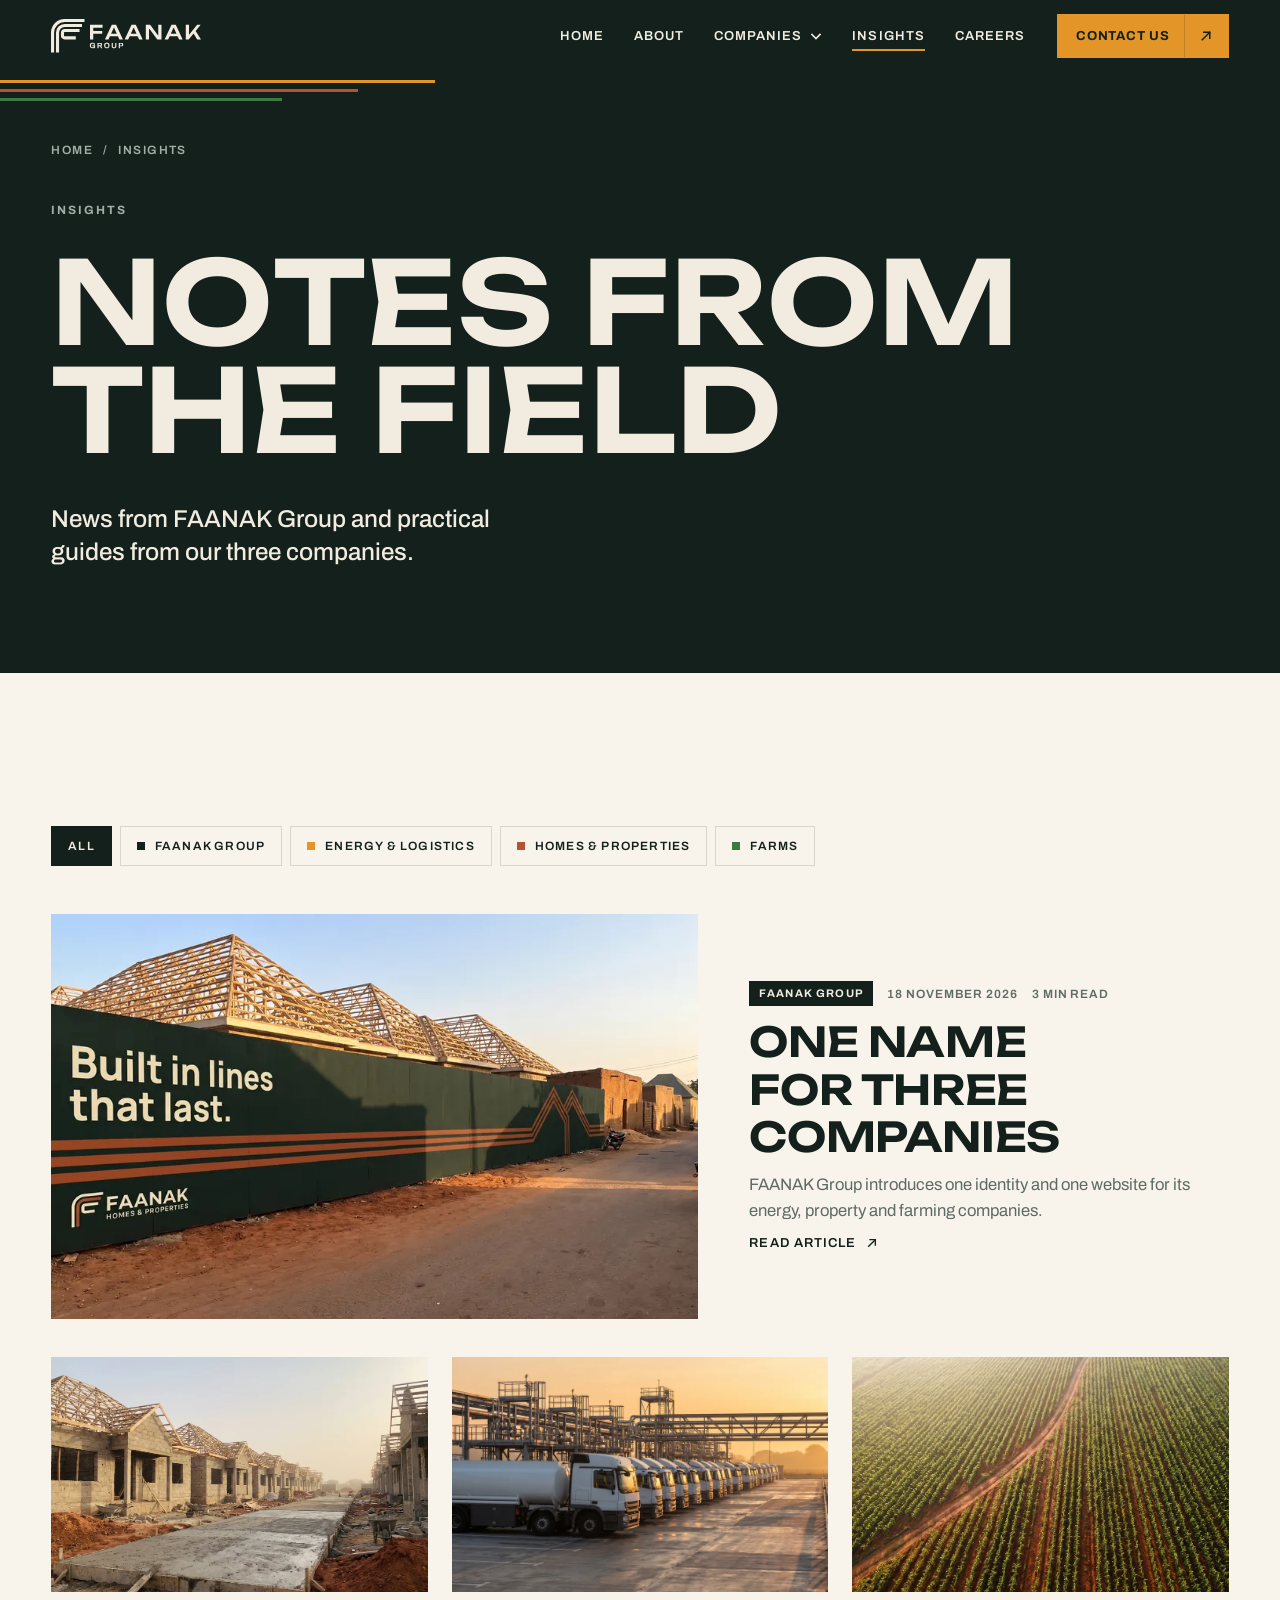
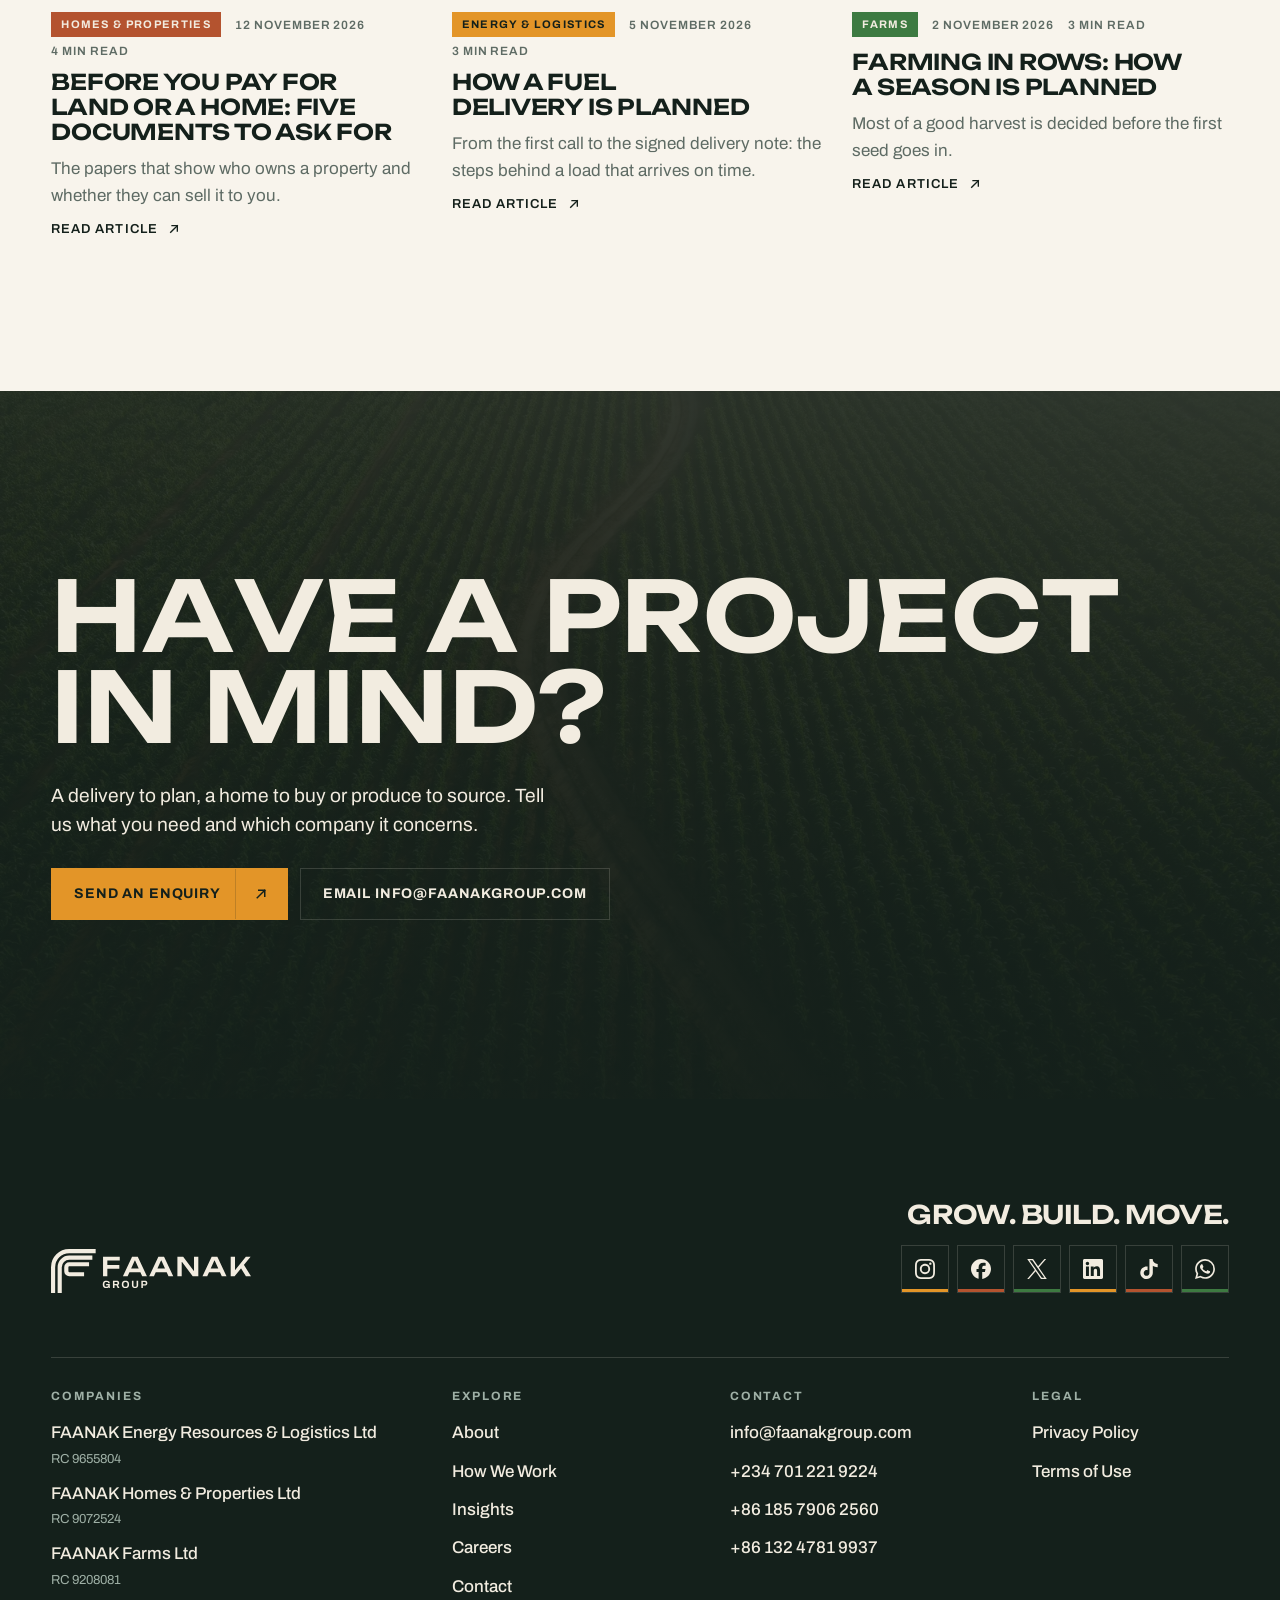
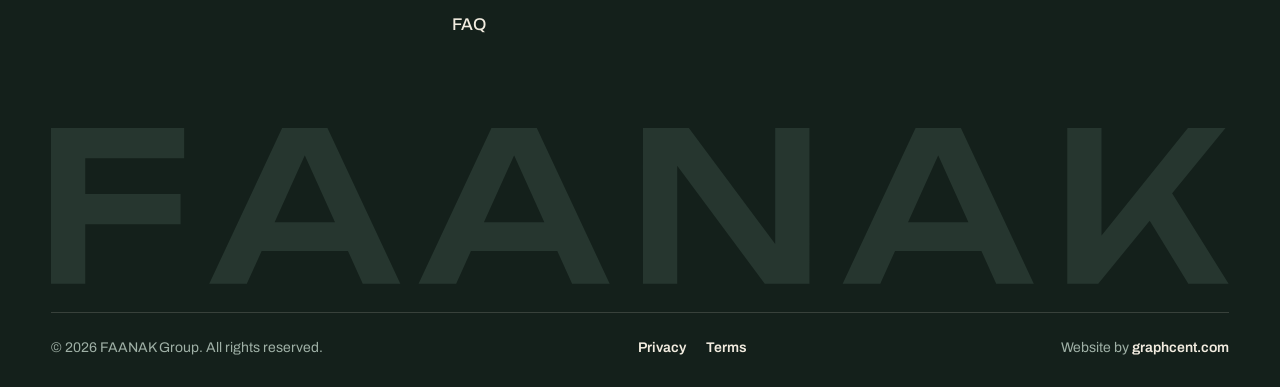
<file: insights.html>
<!doctype html>
<html lang="en-NG">
<head>
<meta charset="utf-8">
<meta name="viewport" content="width=device-width, initial-scale=1, viewport-fit=cover">
<title>Insights | FAANAK Group</title>
<meta name="description" content="News from FAANAK Group and practical guides on property, energy logistics and farming.">
<meta name="theme-color" content="#14201B">
<link rel="canonical" href="https://4hm4di.github.io/faanakgroup/insights.html">
<meta property="og:type" content="website">
<meta property="og:site_name" content="FAANAK Group">
<meta property="og:title" content="Insights | FAANAK Group">
<meta property="og:description" content="News from FAANAK Group and practical guides on property, energy logistics and farming.">
<meta property="og:url" content="https://4hm4di.github.io/faanakgroup/insights.html">
<meta property="og:image" content="https://4hm4di.github.io/faanakgroup/assets/img/og-image.jpg">
<meta name="twitter:card" content="summary_large_image">
<link rel="icon" href="favicon.ico" sizes="any">
<link rel="icon" href="favicon.svg" type="image/svg+xml">
<link rel="apple-touch-icon" href="apple-touch-icon.png">
<link rel="preload" href="assets/fonts/Unbounded-var.woff2" as="font" type="font/woff2" crossorigin>
<link rel="preload" href="assets/fonts/Archivo-var.woff2" as="font" type="font/woff2" crossorigin>
<link rel="stylesheet" href="assets/css/site.css">
<script>document.documentElement.classList.add('js');setTimeout(function(){var d=document.documentElement;if(!d.classList.contains('ready'))d.classList.remove('js');},4000);</script>
<script src="assets/js/site.js" defer></script>
</head><body data-page="insights">
<svg xmlns="http://www.w3.org/2000/svg" style="display:none"><symbol id="i-phone" viewBox="0 0 24 24" fill="none" stroke="currentColor" stroke-width="2" stroke-linecap="square" stroke-linejoin="round"><path d="M6.5,3 H9.2 L10.6,7.4 L8.6,9 C9.7,11.6 12.4,14.3 15,15.4 L16.6,13.4 L21,14.8 V17.5 C21,19.4 19.4,21 17.5,21 C10,21 3,14 3,6.5 C3,4.6 4.6,3 6.5,3 Z"/></symbol><symbol id="i-mobile" viewBox="0 0 24 24" fill="none" stroke="currentColor" stroke-width="2" stroke-linecap="square" stroke-linejoin="round"><path d="M7,2.5 H17 V21.5 H7 Z"/><path d="M11,18 H13"/></symbol><symbol id="i-email" viewBox="0 0 24 24" fill="none" stroke="currentColor" stroke-width="2" stroke-linecap="square" stroke-linejoin="round"><path d="M3,5.5 H21 V18.5 H3 Z"/><path d="M3,7.5 L12,13.5 L21,7.5" stroke-linecap="butt"/></symbol><symbol id="i-web" viewBox="0 0 24 24" fill="none" stroke="currentColor" stroke-width="2" stroke-linecap="square" stroke-linejoin="round"><path d="M21,12 A9,9 0 1,1 3,12 A9,9 0 1,1 21,12 Z"/><path d="M12,3 C8.3,6.2 8.3,17.8 12,21" stroke-linecap="butt"/><path d="M12,3 C15.7,6.2 15.7,17.8 12,21" stroke-linecap="butt"/><path d="M3,12 H21" stroke-linecap="butt"/></symbol><symbol id="i-location" viewBox="0 0 24 24" fill="none" stroke="currentColor" stroke-width="2" stroke-linecap="square" stroke-linejoin="round"><path d="M12,21.5 C12,21.5 4.5,14.6 4.5,9.5 A7.5,7.5 0 0,1 19.5,9.5 C19.5,14.6 12,21.5 12,21.5 Z"/><path d="M14.5,9.5 A2.5,2.5 0 1,1 9.5,9.5 A2.5,2.5 0 1,1 14.5,9.5 Z"/></symbol><symbol id="i-chat" viewBox="0 0 24 24" fill="none" stroke="currentColor" stroke-width="2" stroke-linecap="square" stroke-linejoin="round"><path d="M3.5,4.5 H20.5 V16 H11.5 L7,20 V16 H3.5 Z"/><path d="M7.5,8.5 H16.5"/><path d="M7.5,12 H13.5"/></symbol><symbol id="i-social" viewBox="0 0 24 24" fill="none" stroke="currentColor" stroke-width="2" stroke-linecap="square" stroke-linejoin="round"><path d="M20.1,5.5 A2.6,2.6 0 1,1 14.9,5.5 A2.6,2.6 0 1,1 20.1,5.5 Z"/><path d="M9.1,12 A2.6,2.6 0 1,1 3.9,12 A2.6,2.6 0 1,1 9.1,12 Z"/><path d="M20.1,18.5 A2.6,2.6 0 1,1 14.9,18.5 A2.6,2.6 0 1,1 20.1,18.5 Z"/><path d="M8.74,10.68 L15.26,6.82" stroke-linecap="butt"/><path d="M8.74,13.32 L15.26,17.18" stroke-linecap="butt"/></symbol><symbol id="i-energy" viewBox="0 0 24 24" fill="none" stroke="currentColor" stroke-width="2" stroke-linecap="square" stroke-linejoin="round"><path d="M13.5,2.5 L5,13.5 H11.5 L10.5,21.5 L19,10.5 H12.5 Z"/></symbol><symbol id="i-fuel" viewBox="0 0 24 24" fill="none" stroke="currentColor" stroke-width="2" stroke-linecap="square" stroke-linejoin="round"><path d="M12,2.5 C12,2.5 5.5,10.2 5.5,14.5 A6.5,6.5 0 0,0 18.5,14.5 C18.5,10.2 12,2.5 12,2.5 Z"/><path d="M9,15 C9,16.7 10.3,18 12,18"/></symbol><symbol id="i-logistics" viewBox="0 0 24 24" fill="none" stroke="currentColor" stroke-width="2" stroke-linecap="square" stroke-linejoin="round"><path d="M2.5,6 H14 V17"/><path d="M2.5,6 V17 H4" stroke-linecap="butt"/><path d="M8,17 H15" stroke-linecap="butt"/><path d="M14,9.5 H18 L21.5,13 V17 H19" stroke-linecap="butt"/><path d="M8,17.5 A2,2 0 1,1 4,17.5 A2,2 0 1,1 8,17.5 Z"/><path d="M19,17.5 A2,2 0 1,1 15,17.5 A2,2 0 1,1 19,17.5 Z"/></symbol><symbol id="i-homes" viewBox="0 0 24 24" fill="none" stroke="currentColor" stroke-width="2" stroke-linecap="square" stroke-linejoin="round"><path d="M3,21 V10.5 L12,3.5 L21,10.5 V21"/><path d="M7.5,21 V13 L12,9.5 L16.5,13 V21"/></symbol><symbol id="i-properties" viewBox="0 0 24 24" fill="none" stroke="currentColor" stroke-width="2" stroke-linecap="square" stroke-linejoin="round"><path d="M5,21 V3 H15 V21"/><path d="M15,9 H19 V21"/><path d="M8.5,7 H11.5"/><path d="M8.5,11 H11.5"/><path d="M8.5,15 H11.5"/><path d="M3,21 H21"/></symbol><symbol id="i-land" viewBox="0 0 24 24" fill="none" stroke="currentColor" stroke-width="2" stroke-linecap="square" stroke-linejoin="round"><path d="M3.5,8 L12,4 L20.5,8 L12,12 Z"/><path d="M3.5,12.5 L12,16.5 L20.5,12.5"/><path d="M3.5,16.5 L12,20.5 L20.5,16.5"/></symbol><symbol id="i-farms" viewBox="0 0 24 24" fill="none" stroke="currentColor" stroke-width="2" stroke-linecap="square" stroke-linejoin="round"><path d="M12,21 V11"/><path d="M12,14 C12,10.2 9.2,8 5,8 C5,11.8 7.8,14 12,14 Z"/><path d="M12,11 C12,7 14.8,4 19,4 C19,8 16.2,11 12,11 Z"/><path d="M6,21 H18"/></symbol><symbol id="i-produce" viewBox="0 0 24 24" fill="none" stroke="currentColor" stroke-width="2" stroke-linecap="square" stroke-linejoin="round"><path d="M12,22 V4"/><path d="M8,5.5 L12,9 L16,5.5"/><path d="M8,10 L12,13.5 L16,10"/><path d="M8,14.5 L12,18 L16,14.5"/></symbol><symbol id="i-fields" viewBox="0 0 24 24" fill="none" stroke="currentColor" stroke-width="2" stroke-linecap="square" stroke-linejoin="round"><path d="M3,7.5 C6,5.5 9,9.5 12,7.5 C15,5.5 18,9.5 21,7.5"/><path d="M3,12 C6,10 9,14 12,12 C15,10 18,14 21,12"/><path d="M3,16.5 C6,14.5 9,18.5 12,16.5 C15,14.5 18,18.5 21,16.5"/></symbol><symbol id="i-arrow" viewBox="0 0 24 24" fill="none" stroke="currentColor" stroke-width="2" stroke-linecap="square" stroke-linejoin="round"><path d="M7 17 L17 7"/><path d="M9 7 H17 V15"/></symbol><symbol id="i-plus" viewBox="0 0 24 24" fill="none" stroke="currentColor" stroke-width="2" stroke-linecap="square"><path d="M12 5 V19"/><path d="M5 12 H19"/></symbol><symbol id="s-instagram" viewBox="0 0 24 24" fill="currentColor"><path d="M7.0301.084c-1.2768.0602-2.1487.264-2.911.5634-.7888.3075-1.4575.72-2.1228 1.3877-.6652.6677-1.075 1.3368-1.3802 2.127-.2954.7638-.4956 1.6365-.552 2.914-.0564 1.2775-.0689 1.6882-.0626 4.947.0062 3.2586.0206 3.6671.0825 4.9473.061 1.2765.264 2.1482.5635 2.9107.308.7889.72 1.4573 1.388 2.1228.6679.6655 1.3365 1.0743 2.1285 1.38.7632.295 1.6361.4961 2.9134.552 1.2773.056 1.6884.069 4.9462.0627 3.2578-.0062 3.668-.0207 4.9478-.0814 1.28-.0607 2.147-.2652 2.9098-.5633.7889-.3086 1.4578-.72 2.1228-1.3881.665-.6682 1.0745-1.3378 1.3795-2.1284.2957-.7632.4966-1.636.552-2.9124.056-1.2809.0692-1.6898.063-4.948-.0063-3.2583-.021-3.6668-.0817-4.9465-.0607-1.2797-.264-2.1487-.5633-2.9117-.3084-.7889-.72-1.4568-1.3876-2.1228C21.2982 1.33 20.628.9208 19.8378.6165 19.074.321 18.2017.1197 16.9244.0645 15.6471.0093 15.236-.005 11.977.0014 8.718.0076 8.31.0215 7.0301.0839m.1402 21.6932c-1.17-.0509-1.8053-.2453-2.2287-.408-.5606-.216-.96-.4771-1.3819-.895-.422-.4178-.6811-.8186-.9-1.378-.1644-.4234-.3624-1.058-.4171-2.228-.0595-1.2645-.072-1.6442-.079-4.848-.007-3.2037.0053-3.583.0607-4.848.05-1.169.2456-1.805.408-2.2282.216-.5613.4762-.96.895-1.3816.4188-.4217.8184-.6814 1.3783-.9003.423-.1651 1.0575-.3614 2.227-.4171 1.2655-.06 1.6447-.072 4.848-.079 3.2033-.007 3.5835.005 4.8495.0608 1.169.0508 1.8053.2445 2.228.408.5608.216.96.4754 1.3816.895.4217.4194.6816.8176.9005 1.3787.1653.4217.3617 1.056.4169 2.2263.0602 1.2655.0739 1.645.0796 4.848.0058 3.203-.0055 3.5834-.061 4.848-.051 1.17-.245 1.8055-.408 2.2294-.216.5604-.4763.96-.8954 1.3814-.419.4215-.8181.6811-1.3783.9-.4224.1649-1.0577.3617-2.2262.4174-1.2656.0595-1.6448.072-4.8493.079-3.2045.007-3.5825-.006-4.848-.0608M16.953 5.5864A1.44 1.44 0 1 0 18.39 4.144a1.44 1.44 0 0 0-1.437 1.4424M5.8385 12.012c.0067 3.4032 2.7706 6.1557 6.173 6.1493 3.4026-.0065 6.157-2.7701 6.1506-6.1733-.0065-3.4032-2.771-6.1565-6.174-6.1498-3.403.0067-6.156 2.771-6.1496 6.1738M8 12.0077a4 4 0 1 1 4.008 3.9921A3.9996 3.9996 0 0 1 8 12.0077"/></symbol><symbol id="s-facebook" viewBox="0 0 24 24" fill="currentColor"><path d="M9.101 23.691v-7.98H6.627v-3.667h2.474v-1.58c0-4.085 1.848-5.978 5.858-5.978.401 0 .955.042 1.468.103a8.68 8.68 0 0 1 1.141.195v3.325a8.623 8.623 0 0 0-.653-.036 26.805 26.805 0 0 0-.733-.009c-.707 0-1.259.096-1.675.309a1.686 1.686 0 0 0-.679.622c-.258.42-.374.995-.374 1.752v1.297h3.919l-.386 2.103-.287 1.564h-3.246v8.245C19.396 23.238 24 18.179 24 12.044c0-6.627-5.373-12-12-12s-12 5.373-12 12c0 5.628 3.874 10.35 9.101 11.647Z"/></symbol><symbol id="s-x" viewBox="0 0 24 24" fill="currentColor"><path d="M14.234 10.162 22.977 0h-2.072l-7.591 8.824L7.251 0H.258l9.168 13.343L.258 24H2.33l8.016-9.318L16.749 24h6.993zm-2.837 3.299-.929-1.329L3.076 1.56h3.182l5.965 8.532.929 1.329 7.754 11.09h-3.182z"/></symbol><symbol id="s-tiktok" viewBox="0 0 24 24" fill="currentColor"><path d="M12.525.02c1.31-.02 2.61-.01 3.91-.02.08 1.53.63 3.09 1.75 4.17 1.12 1.11 2.7 1.62 4.24 1.79v4.03c-1.44-.05-2.89-.35-4.2-.97-.57-.26-1.1-.59-1.62-.93-.01 2.92.01 5.84-.02 8.75-.08 1.4-.54 2.79-1.35 3.94-1.31 1.92-3.58 3.17-5.91 3.21-1.43.08-2.86-.31-4.08-1.03-2.02-1.19-3.44-3.37-3.65-5.71-.02-.5-.03-1-.01-1.49.18-1.9 1.12-3.72 2.58-4.96 1.66-1.44 3.98-2.13 6.15-1.72.02 1.48-.04 2.96-.04 4.44-.99-.32-2.15-.23-3.02.37-.63.41-1.11 1.04-1.36 1.75-.21.51-.15 1.07-.14 1.61.24 1.64 1.82 3.02 3.5 2.87 1.12-.01 2.19-.66 2.77-1.61.19-.33.4-.67.41-1.06.1-1.79.06-3.57.07-5.36.01-4.03-.01-8.05.02-12.07z"/></symbol><symbol id="s-whatsapp" viewBox="0 0 24 24" fill="currentColor"><path d="M17.472 14.382c-.297-.149-1.758-.867-2.03-.967-.273-.099-.471-.148-.67.15-.197.297-.767.966-.94 1.164-.173.199-.347.223-.644.075-.297-.15-1.255-.463-2.39-1.475-.883-.788-1.48-1.761-1.653-2.059-.173-.297-.018-.458.13-.606.134-.133.298-.347.446-.52.149-.174.198-.298.298-.497.099-.198.05-.371-.025-.52-.075-.149-.669-1.612-.916-2.207-.242-.579-.487-.5-.669-.51-.173-.008-.371-.01-.57-.01-.198 0-.52.074-.792.372-.272.297-1.04 1.016-1.04 2.479 0 1.462 1.065 2.875 1.213 3.074.149.198 2.096 3.2 5.077 4.487.709.306 1.262.489 1.694.625.712.227 1.36.195 1.871.118.571-.085 1.758-.719 2.006-1.413.248-.694.248-1.289.173-1.413-.074-.124-.272-.198-.57-.347m-5.421 7.403h-.004a9.87 9.87 0 01-5.031-1.378l-.361-.214-3.741.982.998-3.648-.235-.374a9.86 9.86 0 01-1.51-5.26c.001-5.45 4.436-9.884 9.888-9.884 2.64 0 5.122 1.03 6.988 2.898a9.825 9.825 0 012.893 6.994c-.003 5.45-4.437 9.884-9.885 9.884m8.413-18.297A11.815 11.815 0 0012.05 0C5.495 0 .16 5.335.157 11.892c0 2.096.547 4.142 1.588 5.945L.057 24l6.305-1.654a11.882 11.882 0 005.683 1.448h.005c6.554 0 11.89-5.335 11.893-11.893a11.821 11.821 0 00-3.48-8.413Z"/></symbol><symbol id="s-linkedin" viewBox="0 0 24 24" fill="currentColor"><path d="M20.447 20.452h-3.554v-5.569c0-1.328-.027-3.037-1.852-3.037-1.853 0-2.136 1.445-2.136 2.939v5.667H9.351V9h3.414v1.561h.046c.477-.9 1.637-1.85 3.37-1.85 3.601 0 4.267 2.37 4.267 5.455v6.286zM5.337 7.433c-1.144 0-2.063-.926-2.063-2.065 0-1.138.92-2.063 2.063-2.063 1.14 0 2.064.925 2.064 2.063 0 1.139-.925 2.065-2.064 2.065zm1.782 13.019H3.555V9h3.564v11.452zM22.225 0H1.771C.792 0 0 .774 0 1.729v20.542C0 23.227.792 24 1.771 24h20.451C23.2 24 24 23.227 24 22.271V1.729C24 .774 23.2 0 22.222 0h.003z"/></symbol></svg>
<a class="skip" href="#main">Skip to content</a>
<header class="header" data-header>
  <div class="header__inner wrap">
    <a class="header__logo" href="index.html" aria-label="FAANAK Group home"><svg class="logo" role="img" aria-hidden="true" focusable="false" xmlns="http://www.w3.org/2000/svg" viewBox="0 0 447.92 100.00"><g transform="translate(0.000,0.000) scale(1.40331)"><path d="M154.391,226.579 H115.462 A25.733,25.733 0 0 0 89.729,252.312 V291.241" transform="translate(-86.430,-223.280)" fill="none" stroke="currentColor" stroke-width="6.598148148148148" stroke-linecap="square" stroke-linejoin="round"/><path d="M149.112,237.136 H115.462 A15.176,15.176 0 0 0 100.286,252.312 V291.241" transform="translate(-86.430,-223.280)" fill="none" stroke="currentColor" stroke-width="6.598148148148148" stroke-linecap="square" stroke-linejoin="round"/><path d="M143.834,247.693 H115.462 A4.619,4.619 0 0 0 110.843,252.312 V258.910 A4.619,4.619 0 0 0 115.462,263.529 H135.916" transform="translate(-86.430,-223.280)" fill="none" stroke="currentColor" stroke-width="6.598148148148148" stroke-linecap="square" stroke-linejoin="round"/><path d="M172.88,249.97h22.57v6.04h-22.57v-6.04ZM196.16,236.73v6.08h-23.2l3.37-3.62v28.78h-6.87v-31.24h26.7ZM209.36,261.38v-5.75h21.66v5.75h-21.66ZM224.9,236.73l14.62,31.24h-7.54l-12.79-28.36h2.33l-12.79,28.36h-7.54l14.62-31.24h9.08ZM251.35,261.38v-5.75h21.66v5.75h-21.66ZM266.88,236.73l14.62,31.24h-7.54l-12.79-28.36h2.33l-12.79,28.36h-7.54l14.62-31.24h9.08ZM317.15,263.3l-2.46.37v-26.95h6.87v31.24h-8.95l-19.99-26.95,2.42-.37v27.32h-6.87v-31.24h9.2l19.78,26.57ZM336.4,261.38v-5.75h21.66v5.75h-21.66ZM351.93,236.73l14.62,31.24h-7.54l-12.79-28.36h2.33l-12.79,28.36h-7.54l14.62-31.24h9.08ZM373.26,267.96v-31.24h6.87v25.49l-2-1.42,19.33-24.07h7.54l-25.53,31.24h-6.21ZM388.17,252.68l5.08-4.54,12.37,19.83h-8.08l-9.37-15.29Z" transform="translate(-86.430,-224.422)" fill="currentColor"/><path d="M174.58,286.75c-1.78,0-3.15-.47-4.11-1.42-.96-.95-1.44-2.42-1.44-4.42,0-1.33.23-2.42.69-3.29s1.13-1.5,2.01-1.93c.88-.42,1.93-.63,3.16-.63.74,0,1.43.08,2.08.25s1.22.42,1.72.76c.5.34.89.77,1.17,1.28.28.51.42,1.12.42,1.82h-2.49c0-.34-.07-.64-.22-.91-.15-.26-.35-.48-.62-.66-.26-.18-.57-.31-.91-.4s-.7-.13-1.07-.13c-.57,0-1.07.07-1.5.22s-.78.37-1.06.68c-.28.3-.49.68-.63,1.13-.14.45-.21.97-.21,1.56v.49c0,.82.12,1.5.36,2.03.24.53.6.92,1.09,1.18.48.26,1.08.39,1.8.39.59,0,1.12-.09,1.57-.27.46-.18.81-.44,1.07-.78.26-.34.39-.76.39-1.25v-.12h-3.38v-1.88h5.81v6.11h-1.61l-.21-1.22c-.33.32-.68.58-1.06.79-.38.21-.8.37-1.26.47-.46.1-.98.16-1.55.16ZM185.28,286.55v-11.3h6.19c.83,0,1.53.15,2.08.44.55.3.97.71,1.24,1.24.27.53.41,1.14.41,1.84,0,.74-.16,1.39-.49,1.95-.33.57-.81,1-1.43,1.29l2.31,4.53h-2.72l-1.99-4.12h-3.15v4.12h-2.45ZM187.74,280.49h3.41c.49,0,.88-.15,1.15-.45.27-.3.41-.71.41-1.23,0-.33-.06-.61-.18-.85-.12-.24-.3-.41-.53-.54s-.52-.18-.86-.18h-3.41v3.25ZM205.21,286.75c-1.2,0-2.23-.21-3.1-.64-.87-.43-1.53-1.08-1.99-1.94-.46-.87-.69-1.95-.69-3.26s.23-2.42.69-3.29,1.13-1.5,1.99-1.93c.87-.42,1.9-.63,3.1-.63s2.26.21,3.12.63c.86.42,1.52,1.07,1.98,1.93.46.86.69,1.96.69,3.29s-.23,2.39-.69,3.26c-.46.87-1.12,1.52-1.98,1.94-.86.43-1.9.64-3.12.64ZM205.21,284.74c.54,0,1.01-.08,1.42-.23.41-.15.75-.38,1.02-.69.27-.31.48-.68.63-1.13.14-.44.21-.95.21-1.52v-.51c0-.58-.07-1.1-.21-1.55-.14-.45-.35-.83-.63-1.13-.27-.3-.61-.53-1.02-.68-.41-.15-.88-.23-1.42-.23s-.99.08-1.4.23c-.41.15-.75.38-1.02.68-.27.3-.48.68-.62,1.13-.14.45-.21.97-.21,1.55v.51c0,.57.07,1.08.21,1.52s.34.82.62,1.13c.27.31.61.54,1.02.69.41.15.87.23,1.4.23ZM220.53,286.75c-1.03,0-1.92-.16-2.66-.49-.74-.33-1.31-.83-1.7-1.49-.4-.66-.59-1.49-.59-2.48v-7.03h2.47v6.97c0,.81.21,1.44.64,1.87.43.43,1.04.65,1.84.65s1.42-.22,1.85-.65.65-1.06.65-1.87v-6.97h2.47v7.03c0,.99-.2,1.81-.59,2.48-.4.66-.96,1.16-1.7,1.49-.74.33-1.63.49-2.68.49ZM230.6,286.55v-11.3h5.88c.81,0,1.49.15,2.03.45.54.3.96.72,1.24,1.27.28.54.42,1.19.42,1.94s-.15,1.4-.44,1.95c-.29.55-.72.99-1.28,1.29-.56.31-1.25.46-2.06.46h-3.34v3.94h-2.45ZM233.05,280.61h3.01c.52,0,.91-.15,1.19-.44.28-.3.42-.71.42-1.24,0-.36-.06-.66-.18-.91-.12-.24-.3-.43-.54-.56-.24-.13-.54-.2-.9-.2h-3.01v3.34Z" transform="translate(-86.430,-224.422)" fill="currentColor"/></g></svg></a>
    <nav class="nav" aria-label="Main"><a href="index.html">Home</a>
      <a href="about.html">About</a>
      <div class="nav__dd" data-dd>
        <button class="nav__btn" type="button" aria-expanded="false" aria-controls="dd-companies" data-dd-btn>Companies<svg class="nav__chev" viewBox="0 0 12 12" aria-hidden="true" focusable="false"><path d="M2 4.5 6 8.5 10 4.5" fill="none" stroke="currentColor" stroke-width="1.6" stroke-linecap="square"/></svg></button>
        <div class="dd" id="dd-companies" data-dd-panel>
          <div class="dd__inner wrap">
            <div class="dd__head"><p class="dd__k">Our Companies</p><p class="dd__lead">Three registered companies, one standard.</p>
              <a class="link" href="index.html#companies">See all three <span aria-hidden="true"><svg class="ico" aria-hidden="true" focusable="false"><use href="#i-arrow"/></svg></span></a></div>
            <ul class="dd__grid"><li><a class="dd__card dd__card--amber" href="energy-logistics.html">
        <span class="badge badge--amber"><svg class="ico" aria-hidden="true" focusable="false"><use href="#i-energy"/></svg></span>
        <span class="dd__txt"><span class="dd__name">Energy &amp; Logistics</span><span class="dd__desc">Energy and goods, moved safely and on schedule.</span><span class="dd__rc">RC 9655804</span></span>
        <span class="dd__arrow" aria-hidden="true"><svg class="ico" aria-hidden="true" focusable="false"><use href="#i-arrow"/></svg></span></a></li><li><a class="dd__card dd__card--laterite" href="homes-properties.html">
        <span class="badge badge--laterite"><svg class="ico" aria-hidden="true" focusable="false"><use href="#i-homes"/></svg></span>
        <span class="dd__txt"><span class="dd__name">Homes &amp; Properties</span><span class="dd__desc">Built in lines that last.</span><span class="dd__rc">RC 9072524</span></span>
        <span class="dd__arrow" aria-hidden="true"><svg class="ico" aria-hidden="true" focusable="false"><use href="#i-arrow"/></svg></span></a></li><li><a class="dd__card dd__card--green" href="farms.html">
        <span class="badge badge--green"><svg class="ico" aria-hidden="true" focusable="false"><use href="#i-farms"/></svg></span>
        <span class="dd__txt"><span class="dd__name">Farms</span><span class="dd__desc">From our rows to your market.</span><span class="dd__rc">RC 9208081</span></span>
        <span class="dd__arrow" aria-hidden="true"><svg class="ico" aria-hidden="true" focusable="false"><use href="#i-arrow"/></svg></span></a></li></ul>
          </div>
        </div>
      </div>
      <a href="insights.html" aria-current="page">Insights</a>
      <a href="careers.html">Careers</a></nav>
    <a class="btn btn--amber btn--sm header__cta" href="contact.html"><span>Contact Us</span><span class="btn__icon" aria-hidden="true"><svg class="ico" aria-hidden="true" focusable="false"><use href="#i-arrow"/></svg></span></a>
    <button class="menu-btn" type="button" aria-expanded="false" aria-controls="menu" aria-label="Open menu" data-menu-btn>
      <span></span><span></span><span></span>
    </button>
  </div>
</header>
<div class="menu" id="menu" data-menu hidden>
  <nav class="menu__nav wrap" aria-label="Mobile"><a href="index.html">Home</a><a href="about.html">About</a>
      <div class="menu__group"><p class="menu__label">Companies</p><ul class="menu__cards"><li><a class="dd__card dd__card--amber" href="energy-logistics.html">
        <span class="badge badge--amber"><svg class="ico" aria-hidden="true" focusable="false"><use href="#i-energy"/></svg></span>
        <span class="dd__txt"><span class="dd__name">Energy &amp; Logistics</span><span class="dd__desc">Energy and goods, moved safely and on schedule.</span><span class="dd__rc">RC 9655804</span></span>
        <span class="dd__arrow" aria-hidden="true"><svg class="ico" aria-hidden="true" focusable="false"><use href="#i-arrow"/></svg></span></a></li><li><a class="dd__card dd__card--laterite" href="homes-properties.html">
        <span class="badge badge--laterite"><svg class="ico" aria-hidden="true" focusable="false"><use href="#i-homes"/></svg></span>
        <span class="dd__txt"><span class="dd__name">Homes &amp; Properties</span><span class="dd__desc">Built in lines that last.</span><span class="dd__rc">RC 9072524</span></span>
        <span class="dd__arrow" aria-hidden="true"><svg class="ico" aria-hidden="true" focusable="false"><use href="#i-arrow"/></svg></span></a></li><li><a class="dd__card dd__card--green" href="farms.html">
        <span class="badge badge--green"><svg class="ico" aria-hidden="true" focusable="false"><use href="#i-farms"/></svg></span>
        <span class="dd__txt"><span class="dd__name">Farms</span><span class="dd__desc">From our rows to your market.</span><span class="dd__rc">RC 9208081</span></span>
        <span class="dd__arrow" aria-hidden="true"><svg class="ico" aria-hidden="true" focusable="false"><use href="#i-arrow"/></svg></span></a></li></ul></div>
      <a href="index.html#how-we-work">How We Work</a><a href="insights.html" aria-current="page">Insights</a><a href="careers.html">Careers</a><a href="contact.html">Contact</a></nav>
  <div class="menu__foot wrap">
    <a href="mailto:info@faanakgroup.com">info@faanakgroup.com</a>
    <a href="tel:+2347012219224">+234&nbsp;701&nbsp;221&nbsp;9224</a>
  </div>
</div>
<main id="main">
<section class="hero page-hero dark" aria-labelledby="page-title">
  <div class="hero__lanes" aria-hidden="true"><span style="background:var(--amber)"></span><span style="background:var(--laterite)"></span><span style="background:var(--green)"></span></div>
  <div class="wrap">
    <nav class="crumbs" aria-label="Breadcrumb"><a href="index.html">Home</a><span aria-hidden="true">/</span><span aria-current="page">Insights</span></nav>
    <p class="kicker">Insights</p>
    <h1 class="title page-hero__title" id="page-title" data-split="chars">Notes From<br>the Field</h1>
    <div class="hero__row page-hero__row">
      <p class="hero__lead" data-split="words">News from FAANAK Group and practical guides from our three companies.</p>
      <div class="hero__actions"></div>
    </div>
  </div>
  
</section>
<section class="insights section" aria-label="Articles" data-filter>
  <div class="wrap">
    <div class="chips" role="group" aria-label="Filter articles by company"><button class="chip" type="button" data-filter-btn="all" aria-pressed="true">All</button><button class="chip chip--ink" type="button" data-filter-btn="group" aria-pressed="false"><span class="dot dot--ink" aria-hidden="true"></span>FAANAK Group</button><button class="chip chip--amber" type="button" data-filter-btn="energy" aria-pressed="false"><span class="dot dot--amber" aria-hidden="true"></span>Energy &amp; Logistics</button><button class="chip chip--laterite" type="button" data-filter-btn="homes" aria-pressed="false"><span class="dot dot--laterite" aria-hidden="true"></span>Homes &amp; Properties</button><button class="chip chip--green" type="button" data-filter-btn="farms" aria-pressed="false"><span class="dot dot--green" aria-hidden="true"></span>Farms</button></div>
    <p class="filter__status sr-only" aria-live="polite" data-filter-status data-noun="article"></p>
    <div class="posts">
      <article class="post post--featured post--ink" data-cat="group">
  <a class="post__link" href="insight-one-name-for-three-companies.html">
    <figure class="post__img"><picture><source type="image/webp" srcset="assets/img/homes-hoarding-960.webp 960w, assets/img/homes-hoarding-1600.webp 1600w" sizes="(max-width: 900px) 100vw, 60vw"><img class="cover" src="assets/img/homes-hoarding-1600.jpg" width="1600" height="893" alt="A FAANAK Homes &amp; Properties site hoarding along a street" loading="lazy" decoding="async"></picture></figure>
    <div class="post__body">
      <p class="post__meta"><span class="tag tag--ink">FAANAK Group</span><time datetime="2026-11-18">18 November 2026</time><span>3 min read</span></p>
      <h2 class="post__t">One Name for Three Companies</h2>
      <p class="post__x">FAANAK Group introduces one identity and one website for its energy, property and farming companies.</p>
      <span class="post__more">Read article <span aria-hidden="true"><svg class="ico" aria-hidden="true" focusable="false"><use href="#i-arrow"/></svg></span></span>
    </div>
  </a>
</article>
      <article class="post post--laterite" data-cat="homes">
  <a class="post__link" href="insight-five-documents-before-you-pay.html">
    <figure class="post__img"><picture><source type="image/webp" srcset="assets/img/homes-slab-960.webp 960w, assets/img/homes-slab-1600.webp 1600w" sizes="(max-width: 640px) 100vw, (max-width: 1080px) 50vw, 33vw"><img class="cover" src="assets/img/homes-slab-1600.jpg" width="1600" height="1195" alt="A fresh concrete slab in front of houses under construction" loading="lazy" decoding="async"></picture></figure>
    <div class="post__body">
      <p class="post__meta"><span class="tag tag--laterite">Homes &amp; Properties</span><time datetime="2026-11-12">12 November 2026</time><span>4 min read</span></p>
      <h3 class="post__t">Before You Pay for Land or a Home: Five Documents to Ask For</h3>
      <p class="post__x">The papers that show who owns a property and whether they can sell it to you.</p>
      <span class="post__more">Read article <span aria-hidden="true"><svg class="ico" aria-hidden="true" focusable="false"><use href="#i-arrow"/></svg></span></span>
    </div>
  </a>
</article><article class="post post--amber" data-cat="energy">
  <a class="post__link" href="insight-how-a-fuel-delivery-is-planned.html">
    <figure class="post__img"><picture><source type="image/webp" srcset="assets/img/energy-depot-960.webp 960w, assets/img/energy-depot-1600.webp 1600w" sizes="(max-width: 640px) 100vw, (max-width: 1080px) 50vw, 33vw"><img class="cover" src="assets/img/energy-depot-1600.jpg" width="1600" height="893" alt="A row of white fuel tankers lined up at a depot at sunrise" loading="lazy" decoding="async"></picture></figure>
    <div class="post__body">
      <p class="post__meta"><span class="tag tag--amber">Energy &amp; Logistics</span><time datetime="2026-11-05">5 November 2026</time><span>3 min read</span></p>
      <h3 class="post__t">How a Fuel Delivery Is Planned</h3>
      <p class="post__x">From the first call to the signed delivery note: the steps behind a load that arrives on time.</p>
      <span class="post__more">Read article <span aria-hidden="true"><svg class="ico" aria-hidden="true" focusable="false"><use href="#i-arrow"/></svg></span></span>
    </div>
  </a>
</article><article class="post post--green" data-cat="farms">
  <a class="post__link" href="insight-farming-in-rows-planning-a-season.html">
    <figure class="post__img"><picture><source type="image/webp" srcset="assets/img/farms-rows-960.webp 960w, assets/img/farms-rows-1600.webp 1600w" sizes="(max-width: 640px) 100vw, (max-width: 1080px) 50vw, 33vw"><img class="cover" src="assets/img/farms-rows-1600.jpg" width="1600" height="1195" alt="Parallel rows of young maize seen from a drone" loading="lazy" decoding="async"></picture></figure>
    <div class="post__body">
      <p class="post__meta"><span class="tag tag--green">Farms</span><time datetime="2026-11-02">2 November 2026</time><span>3 min read</span></p>
      <h3 class="post__t">Farming in Rows: How a Season Is Planned</h3>
      <p class="post__x">Most of a good harvest is decided before the first seed goes in.</p>
      <span class="post__more">Read article <span aria-hidden="true"><svg class="ico" aria-hidden="true" focusable="false"><use href="#i-arrow"/></svg></span></span>
    </div>
  </a>
</article>
    </div>
  </div>
</section>

<section class="cta dark" aria-labelledby="cta-title">
  <div class="cta__bg" aria-hidden="true"><picture><source type="image/webp" srcset="assets/img/farms-aerial-960.webp 960w, assets/img/farms-aerial-1600.webp 1600w" sizes="100vw"><img class="cover" src="assets/img/farms-aerial-1600.jpg" width="1600" height="1195" alt="" loading="lazy" decoding="async"></picture></div>
  <div class="wrap cta__inner">
    <h2 class="title title--cta" id="cta-title" data-split="chars">Have a Project<br>in Mind?</h2>
    <p class="cta__text" data-reveal>A delivery to plan, a home to buy or produce to source. Tell us what you need and which company it concerns.</p>
    <div class="cta__actions" data-reveal>
      <a class="btn btn--amber" href="contact.html"><span>Send an Enquiry</span><span class="btn__icon" aria-hidden="true"><svg class="ico" aria-hidden="true" focusable="false"><use href="#i-arrow"/></svg></span></a>
      <a class="btn btn--ghost" href="mailto:info@faanakgroup.com"><span>Email info@faanakgroup.com</span></a>
    </div>
  </div>
</section></main>
<footer class="footer dark">
  <div class="wrap">
    <div class="footer__top">
      <a class="footer__logo" href="index.html" aria-label="FAANAK Group home"><svg class="logo" role="img" aria-hidden="true" focusable="false" xmlns="http://www.w3.org/2000/svg" viewBox="0 0 447.92 100.00"><g transform="translate(0.000,0.000) scale(1.40331)"><path d="M154.391,226.579 H115.462 A25.733,25.733 0 0 0 89.729,252.312 V291.241" transform="translate(-86.430,-223.280)" fill="none" stroke="currentColor" stroke-width="6.598148148148148" stroke-linecap="square" stroke-linejoin="round"/><path d="M149.112,237.136 H115.462 A15.176,15.176 0 0 0 100.286,252.312 V291.241" transform="translate(-86.430,-223.280)" fill="none" stroke="currentColor" stroke-width="6.598148148148148" stroke-linecap="square" stroke-linejoin="round"/><path d="M143.834,247.693 H115.462 A4.619,4.619 0 0 0 110.843,252.312 V258.910 A4.619,4.619 0 0 0 115.462,263.529 H135.916" transform="translate(-86.430,-223.280)" fill="none" stroke="currentColor" stroke-width="6.598148148148148" stroke-linecap="square" stroke-linejoin="round"/><path d="M172.88,249.97h22.57v6.04h-22.57v-6.04ZM196.16,236.73v6.08h-23.2l3.37-3.62v28.78h-6.87v-31.24h26.7ZM209.36,261.38v-5.75h21.66v5.75h-21.66ZM224.9,236.73l14.62,31.24h-7.54l-12.79-28.36h2.33l-12.79,28.36h-7.54l14.62-31.24h9.08ZM251.35,261.38v-5.75h21.66v5.75h-21.66ZM266.88,236.73l14.62,31.24h-7.54l-12.79-28.36h2.33l-12.79,28.36h-7.54l14.62-31.24h9.08ZM317.15,263.3l-2.46.37v-26.95h6.87v31.24h-8.95l-19.99-26.95,2.42-.37v27.32h-6.87v-31.24h9.2l19.78,26.57ZM336.4,261.38v-5.75h21.66v5.75h-21.66ZM351.93,236.73l14.62,31.24h-7.54l-12.79-28.36h2.33l-12.79,28.36h-7.54l14.62-31.24h9.08ZM373.26,267.96v-31.24h6.87v25.49l-2-1.42,19.33-24.07h7.54l-25.53,31.24h-6.21ZM388.17,252.68l5.08-4.54,12.37,19.83h-8.08l-9.37-15.29Z" transform="translate(-86.430,-224.422)" fill="currentColor"/><path d="M174.58,286.75c-1.78,0-3.15-.47-4.11-1.42-.96-.95-1.44-2.42-1.44-4.42,0-1.33.23-2.42.69-3.29s1.13-1.5,2.01-1.93c.88-.42,1.93-.63,3.16-.63.74,0,1.43.08,2.08.25s1.22.42,1.72.76c.5.34.89.77,1.17,1.28.28.51.42,1.12.42,1.82h-2.49c0-.34-.07-.64-.22-.91-.15-.26-.35-.48-.62-.66-.26-.18-.57-.31-.91-.4s-.7-.13-1.07-.13c-.57,0-1.07.07-1.5.22s-.78.37-1.06.68c-.28.3-.49.68-.63,1.13-.14.45-.21.97-.21,1.56v.49c0,.82.12,1.5.36,2.03.24.53.6.92,1.09,1.18.48.26,1.08.39,1.8.39.59,0,1.12-.09,1.57-.27.46-.18.81-.44,1.07-.78.26-.34.39-.76.39-1.25v-.12h-3.38v-1.88h5.81v6.11h-1.61l-.21-1.22c-.33.32-.68.58-1.06.79-.38.21-.8.37-1.26.47-.46.1-.98.16-1.55.16ZM185.28,286.55v-11.3h6.19c.83,0,1.53.15,2.08.44.55.3.97.71,1.24,1.24.27.53.41,1.14.41,1.84,0,.74-.16,1.39-.49,1.95-.33.57-.81,1-1.43,1.29l2.31,4.53h-2.72l-1.99-4.12h-3.15v4.12h-2.45ZM187.74,280.49h3.41c.49,0,.88-.15,1.15-.45.27-.3.41-.71.41-1.23,0-.33-.06-.61-.18-.85-.12-.24-.3-.41-.53-.54s-.52-.18-.86-.18h-3.41v3.25ZM205.21,286.75c-1.2,0-2.23-.21-3.1-.64-.87-.43-1.53-1.08-1.99-1.94-.46-.87-.69-1.95-.69-3.26s.23-2.42.69-3.29,1.13-1.5,1.99-1.93c.87-.42,1.9-.63,3.1-.63s2.26.21,3.12.63c.86.42,1.52,1.07,1.98,1.93.46.86.69,1.96.69,3.29s-.23,2.39-.69,3.26c-.46.87-1.12,1.52-1.98,1.94-.86.43-1.9.64-3.12.64ZM205.21,284.74c.54,0,1.01-.08,1.42-.23.41-.15.75-.38,1.02-.69.27-.31.48-.68.63-1.13.14-.44.21-.95.21-1.52v-.51c0-.58-.07-1.1-.21-1.55-.14-.45-.35-.83-.63-1.13-.27-.3-.61-.53-1.02-.68-.41-.15-.88-.23-1.42-.23s-.99.08-1.4.23c-.41.15-.75.38-1.02.68-.27.3-.48.68-.62,1.13-.14.45-.21.97-.21,1.55v.51c0,.57.07,1.08.21,1.52s.34.82.62,1.13c.27.31.61.54,1.02.69.41.15.87.23,1.4.23ZM220.53,286.75c-1.03,0-1.92-.16-2.66-.49-.74-.33-1.31-.83-1.7-1.49-.4-.66-.59-1.49-.59-2.48v-7.03h2.47v6.97c0,.81.21,1.44.64,1.87.43.43,1.04.65,1.84.65s1.42-.22,1.85-.65.65-1.06.65-1.87v-6.97h2.47v7.03c0,.99-.2,1.81-.59,2.48-.4.66-.96,1.16-1.7,1.49-.74.33-1.63.49-2.68.49ZM230.6,286.55v-11.3h5.88c.81,0,1.49.15,2.03.45.54.3.96.72,1.24,1.27.28.54.42,1.19.42,1.94s-.15,1.4-.44,1.95c-.29.55-.72.99-1.28,1.29-.56.31-1.25.46-2.06.46h-3.34v3.94h-2.45ZM233.05,280.61h3.01c.52,0,.91-.15,1.19-.44.28-.3.42-.71.42-1.24,0-.36-.06-.66-.18-.91-.12-.24-.3-.43-.54-.56-.24-.13-.54-.2-.9-.2h-3.01v3.34Z" transform="translate(-86.430,-224.422)" fill="currentColor"/></g></svg></a>
      <div class="footer__follow"><p class="footer__tag">Grow. Build. Move.</p><ul class="socials" aria-label="FAANAK Group on social media"><li><a class="soc soc--0" href="https://www.instagram.com/faanakgroup" rel="me noopener" aria-label="FAANAK Group on Instagram">
      <svg class="soc__ico" aria-hidden="true" focusable="false"><use href="#s-instagram"/></svg><span class="soc__lane" aria-hidden="true"></span></a></li><li><a class="soc soc--1" href="https://www.facebook.com/faanakgroup" rel="me noopener" aria-label="FAANAK Group on Facebook">
      <svg class="soc__ico" aria-hidden="true" focusable="false"><use href="#s-facebook"/></svg><span class="soc__lane" aria-hidden="true"></span></a></li><li><a class="soc soc--2" href="https://x.com/faanakgroup" rel="me noopener" aria-label="FAANAK Group on X">
      <svg class="soc__ico" aria-hidden="true" focusable="false"><use href="#s-x"/></svg><span class="soc__lane" aria-hidden="true"></span></a></li><li><a class="soc soc--0" href="https://www.linkedin.com/company/faanakgroup" rel="me noopener" aria-label="FAANAK Group on LinkedIn">
      <svg class="soc__ico" aria-hidden="true" focusable="false"><use href="#s-linkedin"/></svg><span class="soc__lane" aria-hidden="true"></span></a></li><li><a class="soc soc--1" href="https://www.tiktok.com/@faanakgroup" rel="me noopener" aria-label="FAANAK Group on TikTok">
      <svg class="soc__ico" aria-hidden="true" focusable="false"><use href="#s-tiktok"/></svg><span class="soc__lane" aria-hidden="true"></span></a></li><li><a class="soc soc--2" href="https://wa.me/2347012219224" rel="me noopener" aria-label="Chat with FAANAK Group on WhatsApp">
      <svg class="soc__ico" aria-hidden="true" focusable="false"><use href="#s-whatsapp"/></svg><span class="soc__lane" aria-hidden="true"></span></a></li></ul></div>
    </div>
    <div class="footer__cols">
      <div><h2 class="footer__h">Companies</h2><ul><li><a href="energy-logistics.html">FAANAK Energy Resources &amp; Logistics Ltd</a><span>RC 9655804</span></li><li><a href="homes-properties.html">FAANAK Homes &amp; Properties Ltd</a><span>RC 9072524</span></li><li><a href="farms.html">FAANAK Farms Ltd</a><span>RC 9208081</span></li></ul></div>
      <div><h2 class="footer__h">Explore</h2><ul>
        <li><a href="about.html">About</a></li><li><a href="index.html#how-we-work">How We Work</a></li>
        <li><a href="insights.html">Insights</a></li><li><a href="careers.html">Careers</a></li>
        <li><a href="contact.html">Contact</a></li><li><a href="contact.html#faq">FAQ</a></li></ul></div>
      <div><h2 class="footer__h">Contact</h2><ul>
        <li><a href="mailto:info@faanakgroup.com">info@faanakgroup.com</a></li>
        <li><a href="tel:+2347012219224">+234&nbsp;701&nbsp;221&nbsp;9224</a></li>
        <li><a href="tel:+8618579062560">+86&nbsp;185&nbsp;7906&nbsp;2560</a></li>
        <li><a href="tel:+8613247819937">+86&nbsp;132&nbsp;4781&nbsp;9937</a></li>
</ul></div>
      <div><h2 class="footer__h">Legal</h2><ul>
        <li><a href="privacy.html">Privacy Policy</a></li><li><a href="terms.html">Terms of Use</a></li></ul></div>
    </div>
    <div class="footer__word" aria-hidden="true"><svg class="wm" viewBox="169.46 236.72 236.16 31.25" aria-hidden="true" focusable="false" fill="currentColor"><path d="M 196.16,236.73 l 0,6.08 l -23.2,0 l 3.37,-3.62 l 0,28.78 l -6.87,0 l 0,-31.24 l 26.7,0 Z M 172.88,249.97 l 22.57,0 l 0,6.04 l -22.57,0 l 0,-6.04 Z"/><path d="M 224.9,236.73 l 14.62,31.24 l -7.54,0 l -12.79,-28.36 l 2.33,0 l -12.79,28.36 l -7.54,0 l 14.62,-31.24 l 9.08,0 Z M 209.36,261.38 l 0,-5.75 l 21.66,0 l 0,5.75 l -21.66,0 Z"/><path d="M 266.88,236.73 l 14.62,31.24 l -7.54,0 l -12.79,-28.36 l 2.33,0 l -12.79,28.36 l -7.54,0 l 14.62,-31.24 l 9.08,0 Z M 251.35,261.38 l 0,-5.75 l 21.66,0 l 0,5.75 l -21.66,0 Z"/><path d="M 317.15,263.3 l -2.46,0.37 l 0,-26.95 l 6.87,0 l 0,31.24 l -8.95,0 l -19.99,-26.95 l 2.42,-0.37 l 0,27.32 l -6.87,0 l 0,-31.24 l 9.2,0 l 19.78,26.57 Z"/><path d="M 351.93,236.73 l 14.62,31.24 l -7.54,0 l -12.79,-28.36 l 2.33,0 l -12.79,28.36 l -7.54,0 l 14.62,-31.24 l 9.08,0 Z M 336.4,261.38 l 0,-5.75 l 21.66,0 l 0,5.75 l -21.66,0 Z"/><path d="M 373.26,267.96 l 0,-31.24 l 6.87,0 l 0,25.49 l -2,-1.42 l 19.33,-24.07 l 7.54,0 l -25.53,31.24 l -6.21,0 Z M 388.17,252.68 l 5.08,-4.54 l 12.37,19.83 l -8.08,0 l -9.37,-15.29 Z"/></svg></div>
    <div class="footer__bottom">
      <p>© <span data-year>2026</span> <span translate="no">FAANAK Group</span>. All rights reserved.</p>
      <p class="footer__legal"><a href="privacy.html">Privacy</a><a href="terms.html">Terms</a></p>
      <p>Website by <a href="https://graphcent.com" rel="noopener">graphcent.com</a></p>
    </div>
  </div>
</footer>
</body>
</html>
</file>
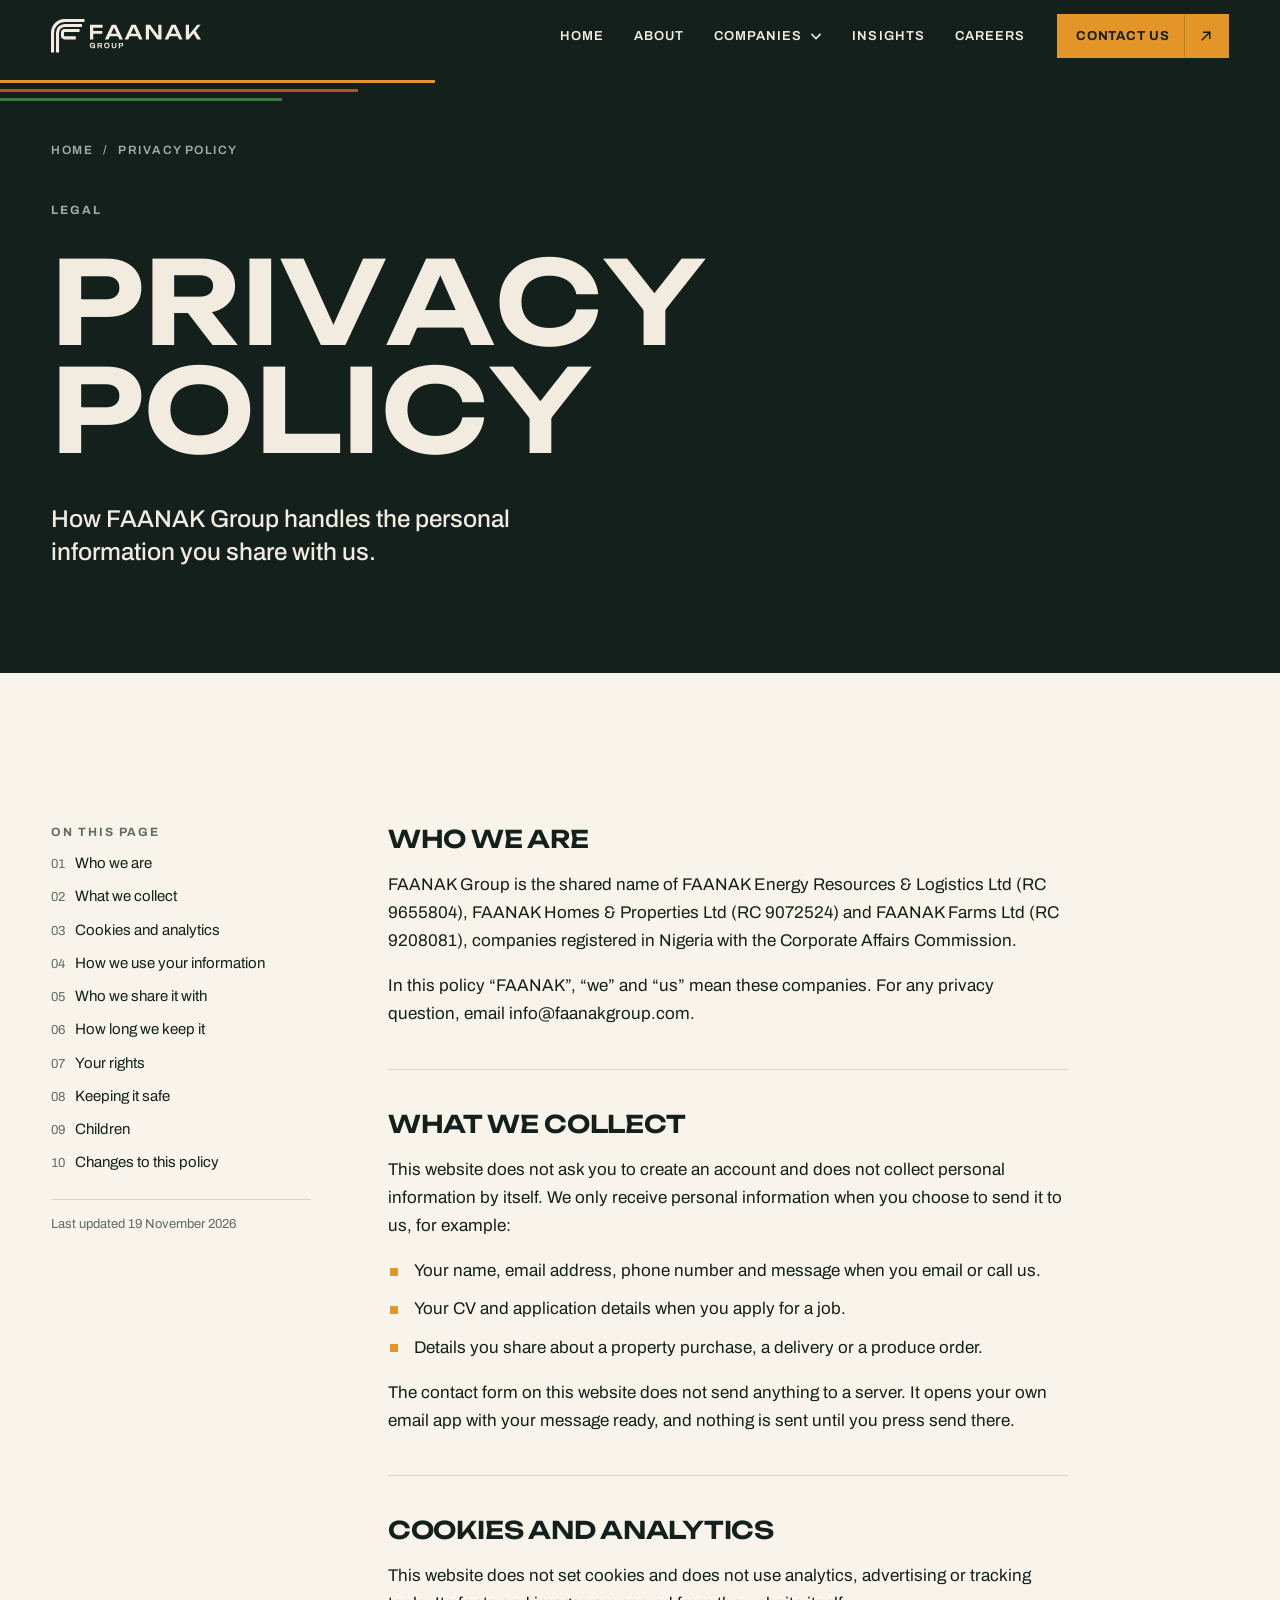
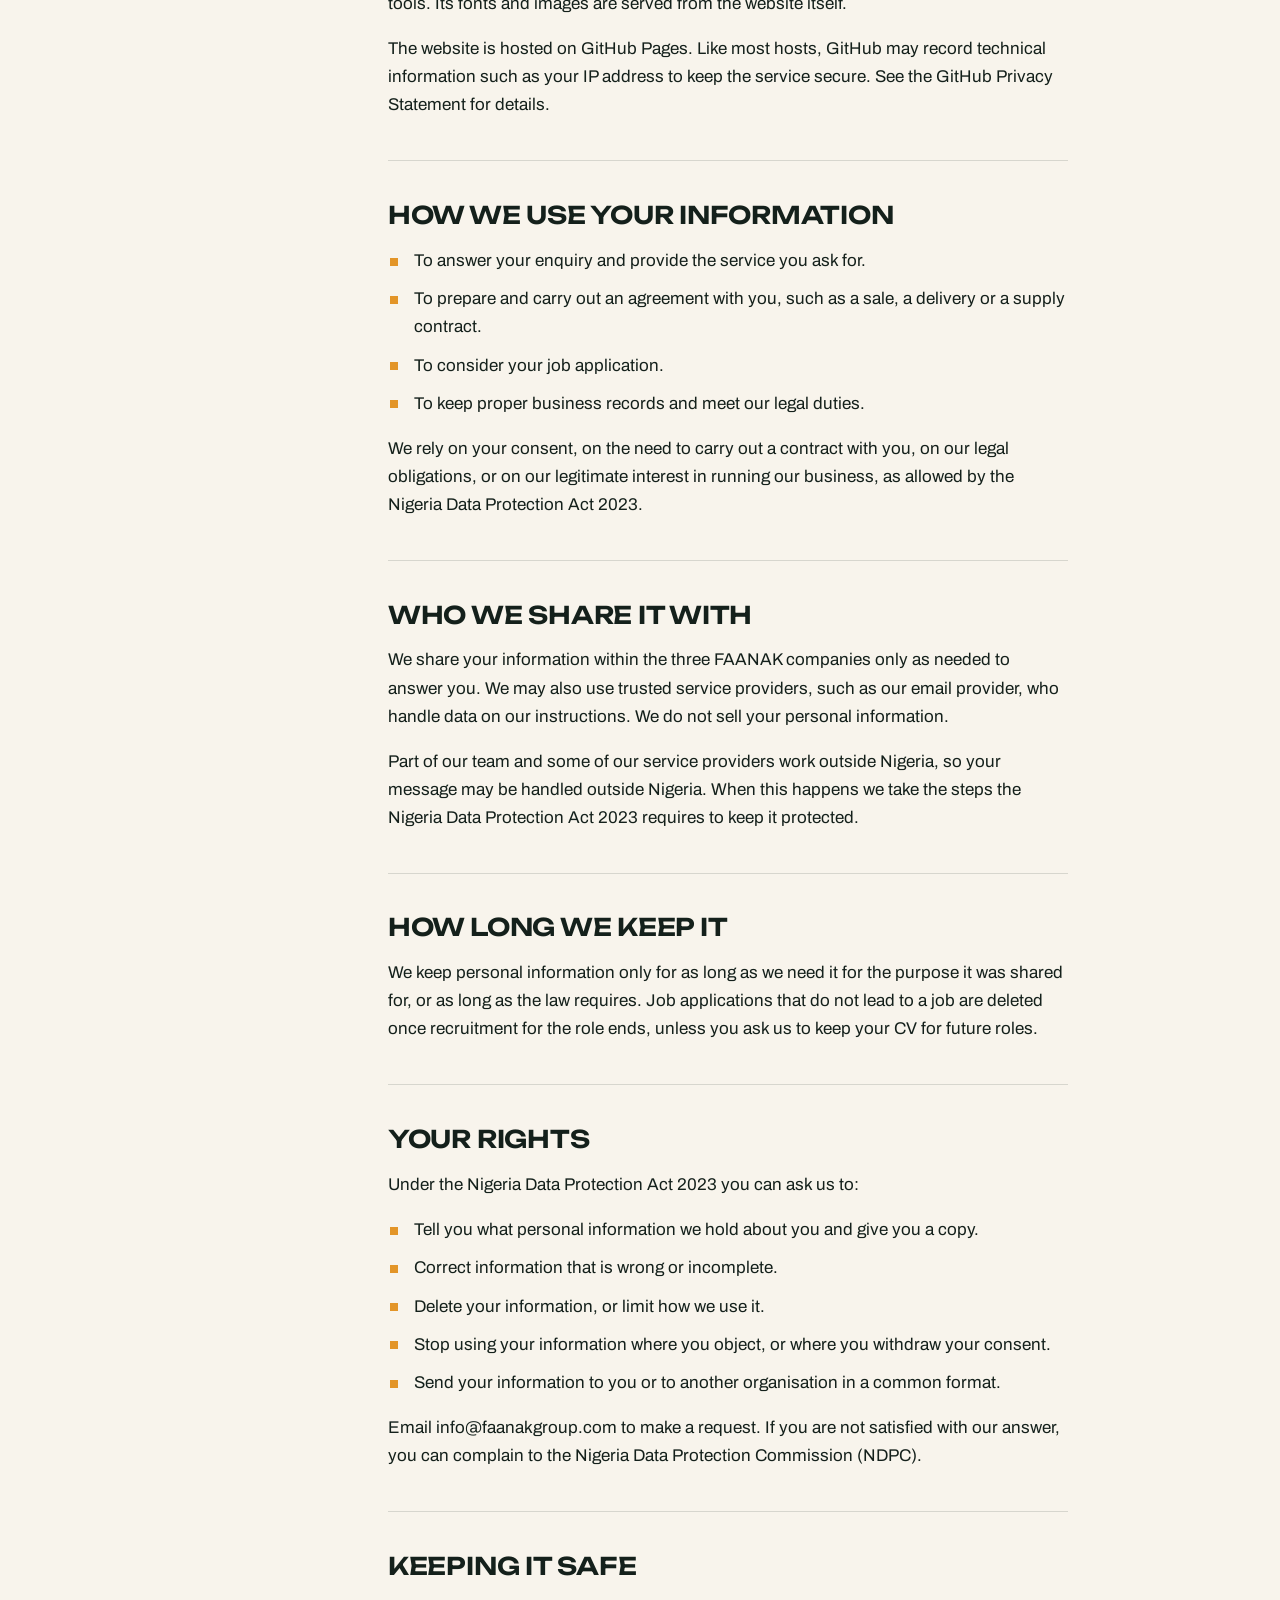
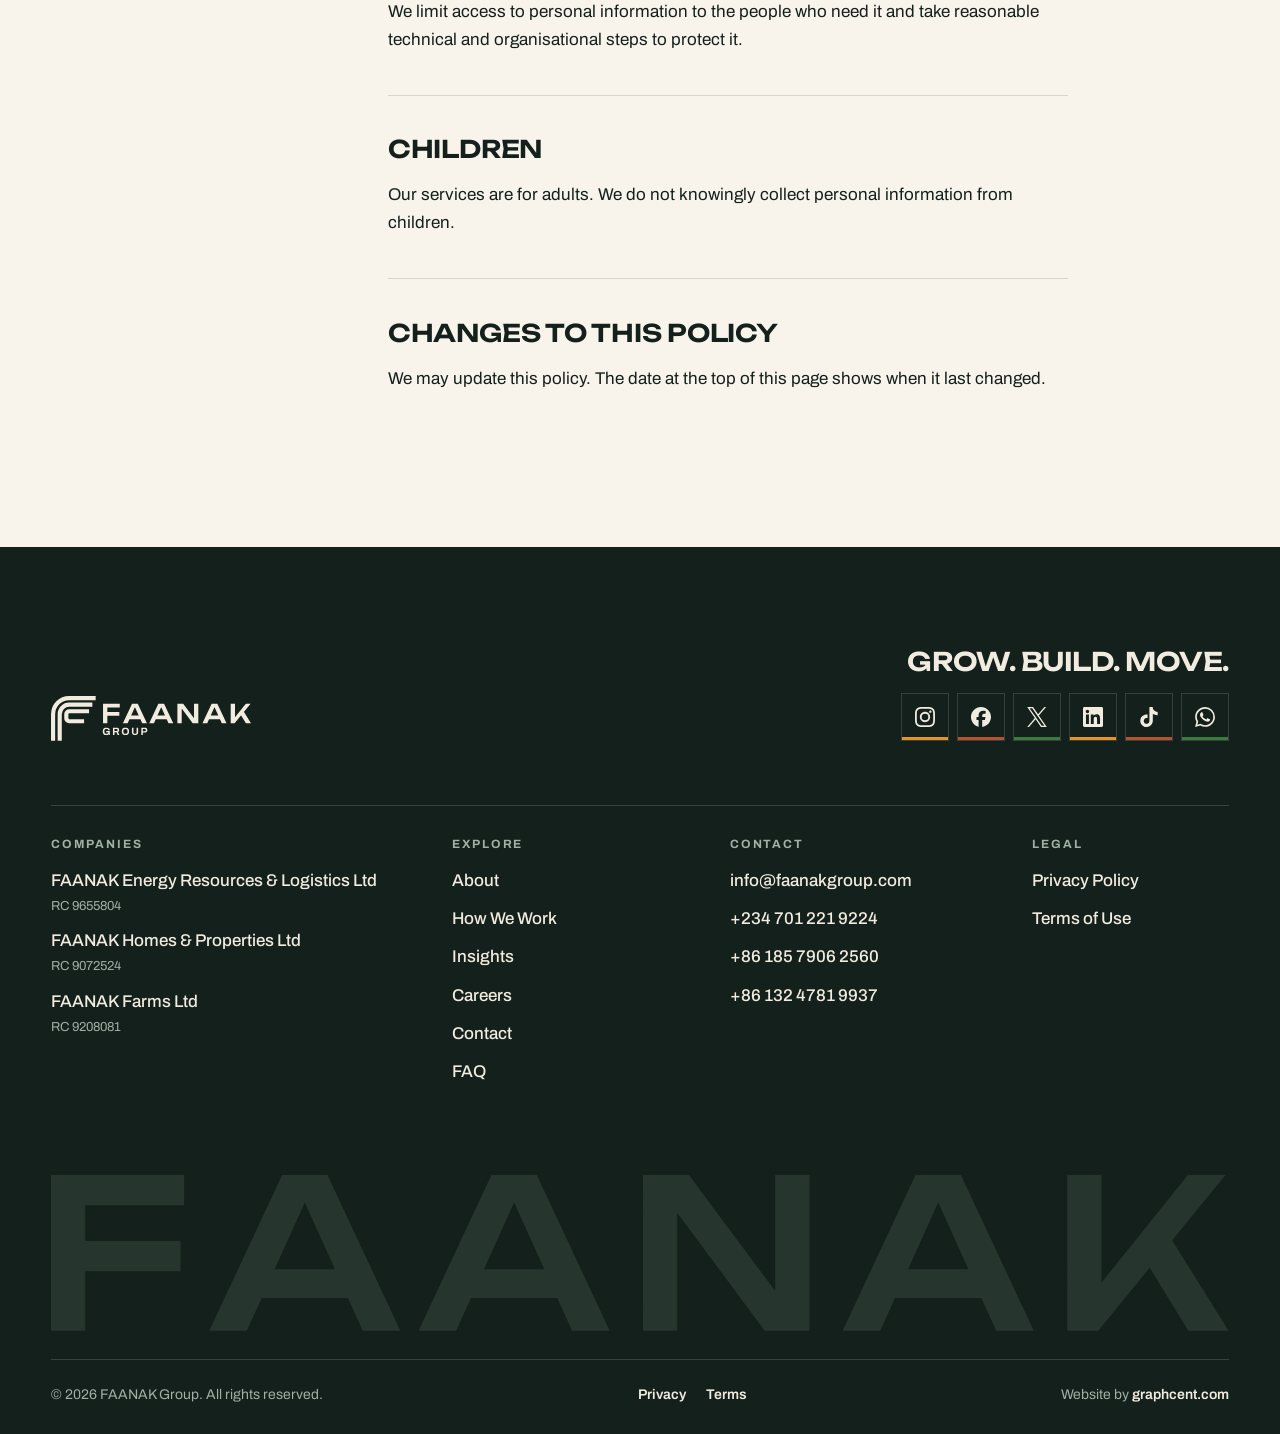
<file: privacy.html>
<!doctype html>
<html lang="en-NG">
<head>
<meta charset="utf-8">
<meta name="viewport" content="width=device-width, initial-scale=1, viewport-fit=cover">
<title>Privacy Policy | FAANAK Group</title>
<meta name="description" content="How FAANAK Group handles the personal information you share with us.">
<meta name="theme-color" content="#14201B">
<link rel="canonical" href="https://4hm4di.github.io/faanakgroup/privacy.html">
<meta property="og:type" content="website">
<meta property="og:site_name" content="FAANAK Group">
<meta property="og:title" content="Privacy Policy | FAANAK Group">
<meta property="og:description" content="How FAANAK Group handles the personal information you share with us.">
<meta property="og:url" content="https://4hm4di.github.io/faanakgroup/privacy.html">
<meta property="og:image" content="https://4hm4di.github.io/faanakgroup/assets/img/og-image.jpg">
<meta name="twitter:card" content="summary_large_image">
<link rel="icon" href="favicon.ico" sizes="any">
<link rel="icon" href="favicon.svg" type="image/svg+xml">
<link rel="apple-touch-icon" href="apple-touch-icon.png">
<link rel="preload" href="assets/fonts/Unbounded-var.woff2" as="font" type="font/woff2" crossorigin>
<link rel="preload" href="assets/fonts/Archivo-var.woff2" as="font" type="font/woff2" crossorigin>
<link rel="stylesheet" href="assets/css/site.css">
<script>document.documentElement.classList.add('js');setTimeout(function(){var d=document.documentElement;if(!d.classList.contains('ready'))d.classList.remove('js');},4000);</script>
<script src="assets/js/site.js" defer></script>
</head><body data-page="privacy">
<svg xmlns="http://www.w3.org/2000/svg" style="display:none"><symbol id="i-phone" viewBox="0 0 24 24" fill="none" stroke="currentColor" stroke-width="2" stroke-linecap="square" stroke-linejoin="round"><path d="M6.5,3 H9.2 L10.6,7.4 L8.6,9 C9.7,11.6 12.4,14.3 15,15.4 L16.6,13.4 L21,14.8 V17.5 C21,19.4 19.4,21 17.5,21 C10,21 3,14 3,6.5 C3,4.6 4.6,3 6.5,3 Z"/></symbol><symbol id="i-mobile" viewBox="0 0 24 24" fill="none" stroke="currentColor" stroke-width="2" stroke-linecap="square" stroke-linejoin="round"><path d="M7,2.5 H17 V21.5 H7 Z"/><path d="M11,18 H13"/></symbol><symbol id="i-email" viewBox="0 0 24 24" fill="none" stroke="currentColor" stroke-width="2" stroke-linecap="square" stroke-linejoin="round"><path d="M3,5.5 H21 V18.5 H3 Z"/><path d="M3,7.5 L12,13.5 L21,7.5" stroke-linecap="butt"/></symbol><symbol id="i-web" viewBox="0 0 24 24" fill="none" stroke="currentColor" stroke-width="2" stroke-linecap="square" stroke-linejoin="round"><path d="M21,12 A9,9 0 1,1 3,12 A9,9 0 1,1 21,12 Z"/><path d="M12,3 C8.3,6.2 8.3,17.8 12,21" stroke-linecap="butt"/><path d="M12,3 C15.7,6.2 15.7,17.8 12,21" stroke-linecap="butt"/><path d="M3,12 H21" stroke-linecap="butt"/></symbol><symbol id="i-location" viewBox="0 0 24 24" fill="none" stroke="currentColor" stroke-width="2" stroke-linecap="square" stroke-linejoin="round"><path d="M12,21.5 C12,21.5 4.5,14.6 4.5,9.5 A7.5,7.5 0 0,1 19.5,9.5 C19.5,14.6 12,21.5 12,21.5 Z"/><path d="M14.5,9.5 A2.5,2.5 0 1,1 9.5,9.5 A2.5,2.5 0 1,1 14.5,9.5 Z"/></symbol><symbol id="i-chat" viewBox="0 0 24 24" fill="none" stroke="currentColor" stroke-width="2" stroke-linecap="square" stroke-linejoin="round"><path d="M3.5,4.5 H20.5 V16 H11.5 L7,20 V16 H3.5 Z"/><path d="M7.5,8.5 H16.5"/><path d="M7.5,12 H13.5"/></symbol><symbol id="i-social" viewBox="0 0 24 24" fill="none" stroke="currentColor" stroke-width="2" stroke-linecap="square" stroke-linejoin="round"><path d="M20.1,5.5 A2.6,2.6 0 1,1 14.9,5.5 A2.6,2.6 0 1,1 20.1,5.5 Z"/><path d="M9.1,12 A2.6,2.6 0 1,1 3.9,12 A2.6,2.6 0 1,1 9.1,12 Z"/><path d="M20.1,18.5 A2.6,2.6 0 1,1 14.9,18.5 A2.6,2.6 0 1,1 20.1,18.5 Z"/><path d="M8.74,10.68 L15.26,6.82" stroke-linecap="butt"/><path d="M8.74,13.32 L15.26,17.18" stroke-linecap="butt"/></symbol><symbol id="i-energy" viewBox="0 0 24 24" fill="none" stroke="currentColor" stroke-width="2" stroke-linecap="square" stroke-linejoin="round"><path d="M13.5,2.5 L5,13.5 H11.5 L10.5,21.5 L19,10.5 H12.5 Z"/></symbol><symbol id="i-fuel" viewBox="0 0 24 24" fill="none" stroke="currentColor" stroke-width="2" stroke-linecap="square" stroke-linejoin="round"><path d="M12,2.5 C12,2.5 5.5,10.2 5.5,14.5 A6.5,6.5 0 0,0 18.5,14.5 C18.5,10.2 12,2.5 12,2.5 Z"/><path d="M9,15 C9,16.7 10.3,18 12,18"/></symbol><symbol id="i-logistics" viewBox="0 0 24 24" fill="none" stroke="currentColor" stroke-width="2" stroke-linecap="square" stroke-linejoin="round"><path d="M2.5,6 H14 V17"/><path d="M2.5,6 V17 H4" stroke-linecap="butt"/><path d="M8,17 H15" stroke-linecap="butt"/><path d="M14,9.5 H18 L21.5,13 V17 H19" stroke-linecap="butt"/><path d="M8,17.5 A2,2 0 1,1 4,17.5 A2,2 0 1,1 8,17.5 Z"/><path d="M19,17.5 A2,2 0 1,1 15,17.5 A2,2 0 1,1 19,17.5 Z"/></symbol><symbol id="i-homes" viewBox="0 0 24 24" fill="none" stroke="currentColor" stroke-width="2" stroke-linecap="square" stroke-linejoin="round"><path d="M3,21 V10.5 L12,3.5 L21,10.5 V21"/><path d="M7.5,21 V13 L12,9.5 L16.5,13 V21"/></symbol><symbol id="i-properties" viewBox="0 0 24 24" fill="none" stroke="currentColor" stroke-width="2" stroke-linecap="square" stroke-linejoin="round"><path d="M5,21 V3 H15 V21"/><path d="M15,9 H19 V21"/><path d="M8.5,7 H11.5"/><path d="M8.5,11 H11.5"/><path d="M8.5,15 H11.5"/><path d="M3,21 H21"/></symbol><symbol id="i-land" viewBox="0 0 24 24" fill="none" stroke="currentColor" stroke-width="2" stroke-linecap="square" stroke-linejoin="round"><path d="M3.5,8 L12,4 L20.5,8 L12,12 Z"/><path d="M3.5,12.5 L12,16.5 L20.5,12.5"/><path d="M3.5,16.5 L12,20.5 L20.5,16.5"/></symbol><symbol id="i-farms" viewBox="0 0 24 24" fill="none" stroke="currentColor" stroke-width="2" stroke-linecap="square" stroke-linejoin="round"><path d="M12,21 V11"/><path d="M12,14 C12,10.2 9.2,8 5,8 C5,11.8 7.8,14 12,14 Z"/><path d="M12,11 C12,7 14.8,4 19,4 C19,8 16.2,11 12,11 Z"/><path d="M6,21 H18"/></symbol><symbol id="i-produce" viewBox="0 0 24 24" fill="none" stroke="currentColor" stroke-width="2" stroke-linecap="square" stroke-linejoin="round"><path d="M12,22 V4"/><path d="M8,5.5 L12,9 L16,5.5"/><path d="M8,10 L12,13.5 L16,10"/><path d="M8,14.5 L12,18 L16,14.5"/></symbol><symbol id="i-fields" viewBox="0 0 24 24" fill="none" stroke="currentColor" stroke-width="2" stroke-linecap="square" stroke-linejoin="round"><path d="M3,7.5 C6,5.5 9,9.5 12,7.5 C15,5.5 18,9.5 21,7.5"/><path d="M3,12 C6,10 9,14 12,12 C15,10 18,14 21,12"/><path d="M3,16.5 C6,14.5 9,18.5 12,16.5 C15,14.5 18,18.5 21,16.5"/></symbol><symbol id="i-arrow" viewBox="0 0 24 24" fill="none" stroke="currentColor" stroke-width="2" stroke-linecap="square" stroke-linejoin="round"><path d="M7 17 L17 7"/><path d="M9 7 H17 V15"/></symbol><symbol id="i-plus" viewBox="0 0 24 24" fill="none" stroke="currentColor" stroke-width="2" stroke-linecap="square"><path d="M12 5 V19"/><path d="M5 12 H19"/></symbol><symbol id="s-instagram" viewBox="0 0 24 24" fill="currentColor"><path d="M7.0301.084c-1.2768.0602-2.1487.264-2.911.5634-.7888.3075-1.4575.72-2.1228 1.3877-.6652.6677-1.075 1.3368-1.3802 2.127-.2954.7638-.4956 1.6365-.552 2.914-.0564 1.2775-.0689 1.6882-.0626 4.947.0062 3.2586.0206 3.6671.0825 4.9473.061 1.2765.264 2.1482.5635 2.9107.308.7889.72 1.4573 1.388 2.1228.6679.6655 1.3365 1.0743 2.1285 1.38.7632.295 1.6361.4961 2.9134.552 1.2773.056 1.6884.069 4.9462.0627 3.2578-.0062 3.668-.0207 4.9478-.0814 1.28-.0607 2.147-.2652 2.9098-.5633.7889-.3086 1.4578-.72 2.1228-1.3881.665-.6682 1.0745-1.3378 1.3795-2.1284.2957-.7632.4966-1.636.552-2.9124.056-1.2809.0692-1.6898.063-4.948-.0063-3.2583-.021-3.6668-.0817-4.9465-.0607-1.2797-.264-2.1487-.5633-2.9117-.3084-.7889-.72-1.4568-1.3876-2.1228C21.2982 1.33 20.628.9208 19.8378.6165 19.074.321 18.2017.1197 16.9244.0645 15.6471.0093 15.236-.005 11.977.0014 8.718.0076 8.31.0215 7.0301.0839m.1402 21.6932c-1.17-.0509-1.8053-.2453-2.2287-.408-.5606-.216-.96-.4771-1.3819-.895-.422-.4178-.6811-.8186-.9-1.378-.1644-.4234-.3624-1.058-.4171-2.228-.0595-1.2645-.072-1.6442-.079-4.848-.007-3.2037.0053-3.583.0607-4.848.05-1.169.2456-1.805.408-2.2282.216-.5613.4762-.96.895-1.3816.4188-.4217.8184-.6814 1.3783-.9003.423-.1651 1.0575-.3614 2.227-.4171 1.2655-.06 1.6447-.072 4.848-.079 3.2033-.007 3.5835.005 4.8495.0608 1.169.0508 1.8053.2445 2.228.408.5608.216.96.4754 1.3816.895.4217.4194.6816.8176.9005 1.3787.1653.4217.3617 1.056.4169 2.2263.0602 1.2655.0739 1.645.0796 4.848.0058 3.203-.0055 3.5834-.061 4.848-.051 1.17-.245 1.8055-.408 2.2294-.216.5604-.4763.96-.8954 1.3814-.419.4215-.8181.6811-1.3783.9-.4224.1649-1.0577.3617-2.2262.4174-1.2656.0595-1.6448.072-4.8493.079-3.2045.007-3.5825-.006-4.848-.0608M16.953 5.5864A1.44 1.44 0 1 0 18.39 4.144a1.44 1.44 0 0 0-1.437 1.4424M5.8385 12.012c.0067 3.4032 2.7706 6.1557 6.173 6.1493 3.4026-.0065 6.157-2.7701 6.1506-6.1733-.0065-3.4032-2.771-6.1565-6.174-6.1498-3.403.0067-6.156 2.771-6.1496 6.1738M8 12.0077a4 4 0 1 1 4.008 3.9921A3.9996 3.9996 0 0 1 8 12.0077"/></symbol><symbol id="s-facebook" viewBox="0 0 24 24" fill="currentColor"><path d="M9.101 23.691v-7.98H6.627v-3.667h2.474v-1.58c0-4.085 1.848-5.978 5.858-5.978.401 0 .955.042 1.468.103a8.68 8.68 0 0 1 1.141.195v3.325a8.623 8.623 0 0 0-.653-.036 26.805 26.805 0 0 0-.733-.009c-.707 0-1.259.096-1.675.309a1.686 1.686 0 0 0-.679.622c-.258.42-.374.995-.374 1.752v1.297h3.919l-.386 2.103-.287 1.564h-3.246v8.245C19.396 23.238 24 18.179 24 12.044c0-6.627-5.373-12-12-12s-12 5.373-12 12c0 5.628 3.874 10.35 9.101 11.647Z"/></symbol><symbol id="s-x" viewBox="0 0 24 24" fill="currentColor"><path d="M14.234 10.162 22.977 0h-2.072l-7.591 8.824L7.251 0H.258l9.168 13.343L.258 24H2.33l8.016-9.318L16.749 24h6.993zm-2.837 3.299-.929-1.329L3.076 1.56h3.182l5.965 8.532.929 1.329 7.754 11.09h-3.182z"/></symbol><symbol id="s-tiktok" viewBox="0 0 24 24" fill="currentColor"><path d="M12.525.02c1.31-.02 2.61-.01 3.91-.02.08 1.53.63 3.09 1.75 4.17 1.12 1.11 2.7 1.62 4.24 1.79v4.03c-1.44-.05-2.89-.35-4.2-.97-.57-.26-1.1-.59-1.62-.93-.01 2.92.01 5.84-.02 8.75-.08 1.4-.54 2.79-1.35 3.94-1.31 1.92-3.58 3.17-5.91 3.21-1.43.08-2.86-.31-4.08-1.03-2.02-1.19-3.44-3.37-3.65-5.71-.02-.5-.03-1-.01-1.49.18-1.9 1.12-3.72 2.58-4.96 1.66-1.44 3.98-2.13 6.15-1.72.02 1.48-.04 2.96-.04 4.44-.99-.32-2.15-.23-3.02.37-.63.41-1.11 1.04-1.36 1.75-.21.51-.15 1.07-.14 1.61.24 1.64 1.82 3.02 3.5 2.87 1.12-.01 2.19-.66 2.77-1.61.19-.33.4-.67.41-1.06.1-1.79.06-3.57.07-5.36.01-4.03-.01-8.05.02-12.07z"/></symbol><symbol id="s-whatsapp" viewBox="0 0 24 24" fill="currentColor"><path d="M17.472 14.382c-.297-.149-1.758-.867-2.03-.967-.273-.099-.471-.148-.67.15-.197.297-.767.966-.94 1.164-.173.199-.347.223-.644.075-.297-.15-1.255-.463-2.39-1.475-.883-.788-1.48-1.761-1.653-2.059-.173-.297-.018-.458.13-.606.134-.133.298-.347.446-.52.149-.174.198-.298.298-.497.099-.198.05-.371-.025-.52-.075-.149-.669-1.612-.916-2.207-.242-.579-.487-.5-.669-.51-.173-.008-.371-.01-.57-.01-.198 0-.52.074-.792.372-.272.297-1.04 1.016-1.04 2.479 0 1.462 1.065 2.875 1.213 3.074.149.198 2.096 3.2 5.077 4.487.709.306 1.262.489 1.694.625.712.227 1.36.195 1.871.118.571-.085 1.758-.719 2.006-1.413.248-.694.248-1.289.173-1.413-.074-.124-.272-.198-.57-.347m-5.421 7.403h-.004a9.87 9.87 0 01-5.031-1.378l-.361-.214-3.741.982.998-3.648-.235-.374a9.86 9.86 0 01-1.51-5.26c.001-5.45 4.436-9.884 9.888-9.884 2.64 0 5.122 1.03 6.988 2.898a9.825 9.825 0 012.893 6.994c-.003 5.45-4.437 9.884-9.885 9.884m8.413-18.297A11.815 11.815 0 0012.05 0C5.495 0 .16 5.335.157 11.892c0 2.096.547 4.142 1.588 5.945L.057 24l6.305-1.654a11.882 11.882 0 005.683 1.448h.005c6.554 0 11.89-5.335 11.893-11.893a11.821 11.821 0 00-3.48-8.413Z"/></symbol><symbol id="s-linkedin" viewBox="0 0 24 24" fill="currentColor"><path d="M20.447 20.452h-3.554v-5.569c0-1.328-.027-3.037-1.852-3.037-1.853 0-2.136 1.445-2.136 2.939v5.667H9.351V9h3.414v1.561h.046c.477-.9 1.637-1.85 3.37-1.85 3.601 0 4.267 2.37 4.267 5.455v6.286zM5.337 7.433c-1.144 0-2.063-.926-2.063-2.065 0-1.138.92-2.063 2.063-2.063 1.14 0 2.064.925 2.064 2.063 0 1.139-.925 2.065-2.064 2.065zm1.782 13.019H3.555V9h3.564v11.452zM22.225 0H1.771C.792 0 0 .774 0 1.729v20.542C0 23.227.792 24 1.771 24h20.451C23.2 24 24 23.227 24 22.271V1.729C24 .774 23.2 0 22.222 0h.003z"/></symbol></svg>
<a class="skip" href="#main">Skip to content</a>
<header class="header" data-header>
  <div class="header__inner wrap">
    <a class="header__logo" href="index.html" aria-label="FAANAK Group home"><svg class="logo" role="img" aria-hidden="true" focusable="false" xmlns="http://www.w3.org/2000/svg" viewBox="0 0 447.92 100.00"><g transform="translate(0.000,0.000) scale(1.40331)"><path d="M154.391,226.579 H115.462 A25.733,25.733 0 0 0 89.729,252.312 V291.241" transform="translate(-86.430,-223.280)" fill="none" stroke="currentColor" stroke-width="6.598148148148148" stroke-linecap="square" stroke-linejoin="round"/><path d="M149.112,237.136 H115.462 A15.176,15.176 0 0 0 100.286,252.312 V291.241" transform="translate(-86.430,-223.280)" fill="none" stroke="currentColor" stroke-width="6.598148148148148" stroke-linecap="square" stroke-linejoin="round"/><path d="M143.834,247.693 H115.462 A4.619,4.619 0 0 0 110.843,252.312 V258.910 A4.619,4.619 0 0 0 115.462,263.529 H135.916" transform="translate(-86.430,-223.280)" fill="none" stroke="currentColor" stroke-width="6.598148148148148" stroke-linecap="square" stroke-linejoin="round"/><path d="M172.88,249.97h22.57v6.04h-22.57v-6.04ZM196.16,236.73v6.08h-23.2l3.37-3.62v28.78h-6.87v-31.24h26.7ZM209.36,261.38v-5.75h21.66v5.75h-21.66ZM224.9,236.73l14.62,31.24h-7.54l-12.79-28.36h2.33l-12.79,28.36h-7.54l14.62-31.24h9.08ZM251.35,261.38v-5.75h21.66v5.75h-21.66ZM266.88,236.73l14.62,31.24h-7.54l-12.79-28.36h2.33l-12.79,28.36h-7.54l14.62-31.24h9.08ZM317.15,263.3l-2.46.37v-26.95h6.87v31.24h-8.95l-19.99-26.95,2.42-.37v27.32h-6.87v-31.24h9.2l19.78,26.57ZM336.4,261.38v-5.75h21.66v5.75h-21.66ZM351.93,236.73l14.62,31.24h-7.54l-12.79-28.36h2.33l-12.79,28.36h-7.54l14.62-31.24h9.08ZM373.26,267.96v-31.24h6.87v25.49l-2-1.42,19.33-24.07h7.54l-25.53,31.24h-6.21ZM388.17,252.68l5.08-4.54,12.37,19.83h-8.08l-9.37-15.29Z" transform="translate(-86.430,-224.422)" fill="currentColor"/><path d="M174.58,286.75c-1.78,0-3.15-.47-4.11-1.42-.96-.95-1.44-2.42-1.44-4.42,0-1.33.23-2.42.69-3.29s1.13-1.5,2.01-1.93c.88-.42,1.93-.63,3.16-.63.74,0,1.43.08,2.08.25s1.22.42,1.72.76c.5.34.89.77,1.17,1.28.28.51.42,1.12.42,1.82h-2.49c0-.34-.07-.64-.22-.91-.15-.26-.35-.48-.62-.66-.26-.18-.57-.31-.91-.4s-.7-.13-1.07-.13c-.57,0-1.07.07-1.5.22s-.78.37-1.06.68c-.28.3-.49.68-.63,1.13-.14.45-.21.97-.21,1.56v.49c0,.82.12,1.5.36,2.03.24.53.6.92,1.09,1.18.48.26,1.08.39,1.8.39.59,0,1.12-.09,1.57-.27.46-.18.81-.44,1.07-.78.26-.34.39-.76.39-1.25v-.12h-3.38v-1.88h5.81v6.11h-1.61l-.21-1.22c-.33.32-.68.58-1.06.79-.38.21-.8.37-1.26.47-.46.1-.98.16-1.55.16ZM185.28,286.55v-11.3h6.19c.83,0,1.53.15,2.08.44.55.3.97.71,1.24,1.24.27.53.41,1.14.41,1.84,0,.74-.16,1.39-.49,1.95-.33.57-.81,1-1.43,1.29l2.31,4.53h-2.72l-1.99-4.12h-3.15v4.12h-2.45ZM187.74,280.49h3.41c.49,0,.88-.15,1.15-.45.27-.3.41-.71.41-1.23,0-.33-.06-.61-.18-.85-.12-.24-.3-.41-.53-.54s-.52-.18-.86-.18h-3.41v3.25ZM205.21,286.75c-1.2,0-2.23-.21-3.1-.64-.87-.43-1.53-1.08-1.99-1.94-.46-.87-.69-1.95-.69-3.26s.23-2.42.69-3.29,1.13-1.5,1.99-1.93c.87-.42,1.9-.63,3.1-.63s2.26.21,3.12.63c.86.42,1.52,1.07,1.98,1.93.46.86.69,1.96.69,3.29s-.23,2.39-.69,3.26c-.46.87-1.12,1.52-1.98,1.94-.86.43-1.9.64-3.12.64ZM205.21,284.74c.54,0,1.01-.08,1.42-.23.41-.15.75-.38,1.02-.69.27-.31.48-.68.63-1.13.14-.44.21-.95.21-1.52v-.51c0-.58-.07-1.1-.21-1.55-.14-.45-.35-.83-.63-1.13-.27-.3-.61-.53-1.02-.68-.41-.15-.88-.23-1.42-.23s-.99.08-1.4.23c-.41.15-.75.38-1.02.68-.27.3-.48.68-.62,1.13-.14.45-.21.97-.21,1.55v.51c0,.57.07,1.08.21,1.52s.34.82.62,1.13c.27.31.61.54,1.02.69.41.15.87.23,1.4.23ZM220.53,286.75c-1.03,0-1.92-.16-2.66-.49-.74-.33-1.31-.83-1.7-1.49-.4-.66-.59-1.49-.59-2.48v-7.03h2.47v6.97c0,.81.21,1.44.64,1.87.43.43,1.04.65,1.84.65s1.42-.22,1.85-.65.65-1.06.65-1.87v-6.97h2.47v7.03c0,.99-.2,1.81-.59,2.48-.4.66-.96,1.16-1.7,1.49-.74.33-1.63.49-2.68.49ZM230.6,286.55v-11.3h5.88c.81,0,1.49.15,2.03.45.54.3.96.72,1.24,1.27.28.54.42,1.19.42,1.94s-.15,1.4-.44,1.95c-.29.55-.72.99-1.28,1.29-.56.31-1.25.46-2.06.46h-3.34v3.94h-2.45ZM233.05,280.61h3.01c.52,0,.91-.15,1.19-.44.28-.3.42-.71.42-1.24,0-.36-.06-.66-.18-.91-.12-.24-.3-.43-.54-.56-.24-.13-.54-.2-.9-.2h-3.01v3.34Z" transform="translate(-86.430,-224.422)" fill="currentColor"/></g></svg></a>
    <nav class="nav" aria-label="Main"><a href="index.html">Home</a>
      <a href="about.html">About</a>
      <div class="nav__dd" data-dd>
        <button class="nav__btn" type="button" aria-expanded="false" aria-controls="dd-companies" data-dd-btn>Companies<svg class="nav__chev" viewBox="0 0 12 12" aria-hidden="true" focusable="false"><path d="M2 4.5 6 8.5 10 4.5" fill="none" stroke="currentColor" stroke-width="1.6" stroke-linecap="square"/></svg></button>
        <div class="dd" id="dd-companies" data-dd-panel>
          <div class="dd__inner wrap">
            <div class="dd__head"><p class="dd__k">Our Companies</p><p class="dd__lead">Three registered companies, one standard.</p>
              <a class="link" href="index.html#companies">See all three <span aria-hidden="true"><svg class="ico" aria-hidden="true" focusable="false"><use href="#i-arrow"/></svg></span></a></div>
            <ul class="dd__grid"><li><a class="dd__card dd__card--amber" href="energy-logistics.html">
        <span class="badge badge--amber"><svg class="ico" aria-hidden="true" focusable="false"><use href="#i-energy"/></svg></span>
        <span class="dd__txt"><span class="dd__name">Energy &amp; Logistics</span><span class="dd__desc">Energy and goods, moved safely and on schedule.</span><span class="dd__rc">RC 9655804</span></span>
        <span class="dd__arrow" aria-hidden="true"><svg class="ico" aria-hidden="true" focusable="false"><use href="#i-arrow"/></svg></span></a></li><li><a class="dd__card dd__card--laterite" href="homes-properties.html">
        <span class="badge badge--laterite"><svg class="ico" aria-hidden="true" focusable="false"><use href="#i-homes"/></svg></span>
        <span class="dd__txt"><span class="dd__name">Homes &amp; Properties</span><span class="dd__desc">Built in lines that last.</span><span class="dd__rc">RC 9072524</span></span>
        <span class="dd__arrow" aria-hidden="true"><svg class="ico" aria-hidden="true" focusable="false"><use href="#i-arrow"/></svg></span></a></li><li><a class="dd__card dd__card--green" href="farms.html">
        <span class="badge badge--green"><svg class="ico" aria-hidden="true" focusable="false"><use href="#i-farms"/></svg></span>
        <span class="dd__txt"><span class="dd__name">Farms</span><span class="dd__desc">From our rows to your market.</span><span class="dd__rc">RC 9208081</span></span>
        <span class="dd__arrow" aria-hidden="true"><svg class="ico" aria-hidden="true" focusable="false"><use href="#i-arrow"/></svg></span></a></li></ul>
          </div>
        </div>
      </div>
      <a href="insights.html">Insights</a>
      <a href="careers.html">Careers</a></nav>
    <a class="btn btn--amber btn--sm header__cta" href="contact.html"><span>Contact Us</span><span class="btn__icon" aria-hidden="true"><svg class="ico" aria-hidden="true" focusable="false"><use href="#i-arrow"/></svg></span></a>
    <button class="menu-btn" type="button" aria-expanded="false" aria-controls="menu" aria-label="Open menu" data-menu-btn>
      <span></span><span></span><span></span>
    </button>
  </div>
</header>
<div class="menu" id="menu" data-menu hidden>
  <nav class="menu__nav wrap" aria-label="Mobile"><a href="index.html">Home</a><a href="about.html">About</a>
      <div class="menu__group"><p class="menu__label">Companies</p><ul class="menu__cards"><li><a class="dd__card dd__card--amber" href="energy-logistics.html">
        <span class="badge badge--amber"><svg class="ico" aria-hidden="true" focusable="false"><use href="#i-energy"/></svg></span>
        <span class="dd__txt"><span class="dd__name">Energy &amp; Logistics</span><span class="dd__desc">Energy and goods, moved safely and on schedule.</span><span class="dd__rc">RC 9655804</span></span>
        <span class="dd__arrow" aria-hidden="true"><svg class="ico" aria-hidden="true" focusable="false"><use href="#i-arrow"/></svg></span></a></li><li><a class="dd__card dd__card--laterite" href="homes-properties.html">
        <span class="badge badge--laterite"><svg class="ico" aria-hidden="true" focusable="false"><use href="#i-homes"/></svg></span>
        <span class="dd__txt"><span class="dd__name">Homes &amp; Properties</span><span class="dd__desc">Built in lines that last.</span><span class="dd__rc">RC 9072524</span></span>
        <span class="dd__arrow" aria-hidden="true"><svg class="ico" aria-hidden="true" focusable="false"><use href="#i-arrow"/></svg></span></a></li><li><a class="dd__card dd__card--green" href="farms.html">
        <span class="badge badge--green"><svg class="ico" aria-hidden="true" focusable="false"><use href="#i-farms"/></svg></span>
        <span class="dd__txt"><span class="dd__name">Farms</span><span class="dd__desc">From our rows to your market.</span><span class="dd__rc">RC 9208081</span></span>
        <span class="dd__arrow" aria-hidden="true"><svg class="ico" aria-hidden="true" focusable="false"><use href="#i-arrow"/></svg></span></a></li></ul></div>
      <a href="index.html#how-we-work">How We Work</a><a href="insights.html">Insights</a><a href="careers.html">Careers</a><a href="contact.html">Contact</a></nav>
  <div class="menu__foot wrap">
    <a href="mailto:info@faanakgroup.com">info@faanakgroup.com</a>
    <a href="tel:+2347012219224">+234&nbsp;701&nbsp;221&nbsp;9224</a>
  </div>
</div>
<main id="main">
<section class="hero page-hero dark" aria-labelledby="page-title">
  <div class="hero__lanes" aria-hidden="true"><span style="background:var(--amber)"></span><span style="background:var(--laterite)"></span><span style="background:var(--green)"></span></div>
  <div class="wrap">
    <nav class="crumbs" aria-label="Breadcrumb"><a href="index.html">Home</a><span aria-hidden="true">/</span><span aria-current="page">Privacy Policy</span></nav>
    <p class="kicker">Legal</p>
    <h1 class="title page-hero__title" id="page-title" data-split="chars">Privacy<br>Policy</h1>
    <div class="hero__row page-hero__row">
      <p class="hero__lead" data-split="words">How FAANAK Group handles the personal information you share with us.</p>
      <div class="hero__actions"></div>
    </div>
  </div>
  
</section>
<section class="legal section" aria-label="Privacy Policy">
  <div class="wrap legal__grid">
    <nav class="legal__toc" aria-label="On this page"><p class="legal__k">On this page</p><ol><li><a href="#who">Who we are</a></li><li><a href="#collect">What we collect</a></li><li><a href="#cookies">Cookies and analytics</a></li><li><a href="#use">How we use your information</a></li><li><a href="#share">Who we share it with</a></li><li><a href="#keep">How long we keep it</a></li><li><a href="#rights">Your rights</a></li><li><a href="#security">Keeping it safe</a></li><li><a href="#children">Children</a></li><li><a href="#changes">Changes to this policy</a></li></ol>
      <p class="legal__date">Last updated <time datetime="2026-11-19">19 November 2026</time></p></nav>
    <div class="prose prose--legal"><section id="who" aria-labelledby="who-h"><h2 id="who-h">Who we are</h2><p>FAANAK Group is the shared name of FAANAK Energy Resources &amp; Logistics Ltd (RC 9655804), FAANAK Homes &amp; Properties Ltd (RC 9072524) and FAANAK Farms Ltd (RC 9208081), companies registered in Nigeria with the Corporate Affairs Commission.</p><p>In this policy “FAANAK”, “we” and “us” mean these companies. For any privacy question, email info@faanakgroup.com.</p></section><section id="collect" aria-labelledby="collect-h"><h2 id="collect-h">What we collect</h2><p>This website does not ask you to create an account and does not collect personal information by itself. We only receive personal information when you choose to send it to us, for example:</p><ul><li>Your name, email address, phone number and message when you email or call us.</li><li>Your CV and application details when you apply for a job.</li><li>Details you share about a property purchase, a delivery or a produce order.</li></ul><p>The contact form on this website does not send anything to a server. It opens your own email app with your message ready, and nothing is sent until you press send there.</p></section><section id="cookies" aria-labelledby="cookies-h"><h2 id="cookies-h">Cookies and analytics</h2><p>This website does not set cookies and does not use analytics, advertising or tracking tools. Its fonts and images are served from the website itself.</p><p>The website is hosted on GitHub Pages. Like most hosts, GitHub may record technical information such as your IP address to keep the service secure. See the GitHub Privacy Statement for details.</p></section><section id="use" aria-labelledby="use-h"><h2 id="use-h">How we use your information</h2><ul><li>To answer your enquiry and provide the service you ask for.</li><li>To prepare and carry out an agreement with you, such as a sale, a delivery or a supply contract.</li><li>To consider your job application.</li><li>To keep proper business records and meet our legal duties.</li></ul><p>We rely on your consent, on the need to carry out a contract with you, on our legal obligations, or on our legitimate interest in running our business, as allowed by the Nigeria Data Protection Act 2023.</p></section><section id="share" aria-labelledby="share-h"><h2 id="share-h">Who we share it with</h2><p>We share your information within the three FAANAK companies only as needed to answer you. We may also use trusted service providers, such as our email provider, who handle data on our instructions. We do not sell your personal information.</p><p>Part of our team and some of our service providers work outside Nigeria, so your message may be handled outside Nigeria. When this happens we take the steps the Nigeria Data Protection Act 2023 requires to keep it protected.</p></section><section id="keep" aria-labelledby="keep-h"><h2 id="keep-h">How long we keep it</h2><p>We keep personal information only for as long as we need it for the purpose it was shared for, or as long as the law requires. Job applications that do not lead to a job are deleted once recruitment for the role ends, unless you ask us to keep your CV for future roles.</p></section><section id="rights" aria-labelledby="rights-h"><h2 id="rights-h">Your rights</h2><p>Under the Nigeria Data Protection Act 2023 you can ask us to:</p><ul><li>Tell you what personal information we hold about you and give you a copy.</li><li>Correct information that is wrong or incomplete.</li><li>Delete your information, or limit how we use it.</li><li>Stop using your information where you object, or where you withdraw your consent.</li><li>Send your information to you or to another organisation in a common format.</li></ul><p>Email info@faanakgroup.com to make a request. If you are not satisfied with our answer, you can complain to the Nigeria Data Protection Commission (NDPC).</p></section><section id="security" aria-labelledby="security-h"><h2 id="security-h">Keeping it safe</h2><p>We limit access to personal information to the people who need it and take reasonable technical and organisational steps to protect it.</p></section><section id="children" aria-labelledby="children-h"><h2 id="children-h">Children</h2><p>Our services are for adults. We do not knowingly collect personal information from children.</p></section><section id="changes" aria-labelledby="changes-h"><h2 id="changes-h">Changes to this policy</h2><p>We may update this policy. The date at the top of this page shows when it last changed.</p></section></div>
  </div>
</section></main>
<footer class="footer dark">
  <div class="wrap">
    <div class="footer__top">
      <a class="footer__logo" href="index.html" aria-label="FAANAK Group home"><svg class="logo" role="img" aria-hidden="true" focusable="false" xmlns="http://www.w3.org/2000/svg" viewBox="0 0 447.92 100.00"><g transform="translate(0.000,0.000) scale(1.40331)"><path d="M154.391,226.579 H115.462 A25.733,25.733 0 0 0 89.729,252.312 V291.241" transform="translate(-86.430,-223.280)" fill="none" stroke="currentColor" stroke-width="6.598148148148148" stroke-linecap="square" stroke-linejoin="round"/><path d="M149.112,237.136 H115.462 A15.176,15.176 0 0 0 100.286,252.312 V291.241" transform="translate(-86.430,-223.280)" fill="none" stroke="currentColor" stroke-width="6.598148148148148" stroke-linecap="square" stroke-linejoin="round"/><path d="M143.834,247.693 H115.462 A4.619,4.619 0 0 0 110.843,252.312 V258.910 A4.619,4.619 0 0 0 115.462,263.529 H135.916" transform="translate(-86.430,-223.280)" fill="none" stroke="currentColor" stroke-width="6.598148148148148" stroke-linecap="square" stroke-linejoin="round"/><path d="M172.88,249.97h22.57v6.04h-22.57v-6.04ZM196.16,236.73v6.08h-23.2l3.37-3.62v28.78h-6.87v-31.24h26.7ZM209.36,261.38v-5.75h21.66v5.75h-21.66ZM224.9,236.73l14.62,31.24h-7.54l-12.79-28.36h2.33l-12.79,28.36h-7.54l14.62-31.24h9.08ZM251.35,261.38v-5.75h21.66v5.75h-21.66ZM266.88,236.73l14.62,31.24h-7.54l-12.79-28.36h2.33l-12.79,28.36h-7.54l14.62-31.24h9.08ZM317.15,263.3l-2.46.37v-26.95h6.87v31.24h-8.95l-19.99-26.95,2.42-.37v27.32h-6.87v-31.24h9.2l19.78,26.57ZM336.4,261.38v-5.75h21.66v5.75h-21.66ZM351.93,236.73l14.62,31.24h-7.54l-12.79-28.36h2.33l-12.79,28.36h-7.54l14.62-31.24h9.08ZM373.26,267.96v-31.24h6.87v25.49l-2-1.42,19.33-24.07h7.54l-25.53,31.24h-6.21ZM388.17,252.68l5.08-4.54,12.37,19.83h-8.08l-9.37-15.29Z" transform="translate(-86.430,-224.422)" fill="currentColor"/><path d="M174.58,286.75c-1.78,0-3.15-.47-4.11-1.42-.96-.95-1.44-2.42-1.44-4.42,0-1.33.23-2.42.69-3.29s1.13-1.5,2.01-1.93c.88-.42,1.93-.63,3.16-.63.74,0,1.43.08,2.08.25s1.22.42,1.72.76c.5.34.89.77,1.17,1.28.28.51.42,1.12.42,1.82h-2.49c0-.34-.07-.64-.22-.91-.15-.26-.35-.48-.62-.66-.26-.18-.57-.31-.91-.4s-.7-.13-1.07-.13c-.57,0-1.07.07-1.5.22s-.78.37-1.06.68c-.28.3-.49.68-.63,1.13-.14.45-.21.97-.21,1.56v.49c0,.82.12,1.5.36,2.03.24.53.6.92,1.09,1.18.48.26,1.08.39,1.8.39.59,0,1.12-.09,1.57-.27.46-.18.81-.44,1.07-.78.26-.34.39-.76.39-1.25v-.12h-3.38v-1.88h5.81v6.11h-1.61l-.21-1.22c-.33.32-.68.58-1.06.79-.38.21-.8.37-1.26.47-.46.1-.98.16-1.55.16ZM185.28,286.55v-11.3h6.19c.83,0,1.53.15,2.08.44.55.3.97.71,1.24,1.24.27.53.41,1.14.41,1.84,0,.74-.16,1.39-.49,1.95-.33.57-.81,1-1.43,1.29l2.31,4.53h-2.72l-1.99-4.12h-3.15v4.12h-2.45ZM187.74,280.49h3.41c.49,0,.88-.15,1.15-.45.27-.3.41-.71.41-1.23,0-.33-.06-.61-.18-.85-.12-.24-.3-.41-.53-.54s-.52-.18-.86-.18h-3.41v3.25ZM205.21,286.75c-1.2,0-2.23-.21-3.1-.64-.87-.43-1.53-1.08-1.99-1.94-.46-.87-.69-1.95-.69-3.26s.23-2.42.69-3.29,1.13-1.5,1.99-1.93c.87-.42,1.9-.63,3.1-.63s2.26.21,3.12.63c.86.42,1.52,1.07,1.98,1.93.46.86.69,1.96.69,3.29s-.23,2.39-.69,3.26c-.46.87-1.12,1.52-1.98,1.94-.86.43-1.9.64-3.12.64ZM205.21,284.74c.54,0,1.01-.08,1.42-.23.41-.15.75-.38,1.02-.69.27-.31.48-.68.63-1.13.14-.44.21-.95.21-1.52v-.51c0-.58-.07-1.1-.21-1.55-.14-.45-.35-.83-.63-1.13-.27-.3-.61-.53-1.02-.68-.41-.15-.88-.23-1.42-.23s-.99.08-1.4.23c-.41.15-.75.38-1.02.68-.27.3-.48.68-.62,1.13-.14.45-.21.97-.21,1.55v.51c0,.57.07,1.08.21,1.52s.34.82.62,1.13c.27.31.61.54,1.02.69.41.15.87.23,1.4.23ZM220.53,286.75c-1.03,0-1.92-.16-2.66-.49-.74-.33-1.31-.83-1.7-1.49-.4-.66-.59-1.49-.59-2.48v-7.03h2.47v6.97c0,.81.21,1.44.64,1.87.43.43,1.04.65,1.84.65s1.42-.22,1.85-.65.65-1.06.65-1.87v-6.97h2.47v7.03c0,.99-.2,1.81-.59,2.48-.4.66-.96,1.16-1.7,1.49-.74.33-1.63.49-2.68.49ZM230.6,286.55v-11.3h5.88c.81,0,1.49.15,2.03.45.54.3.96.72,1.24,1.27.28.54.42,1.19.42,1.94s-.15,1.4-.44,1.95c-.29.55-.72.99-1.28,1.29-.56.31-1.25.46-2.06.46h-3.34v3.94h-2.45ZM233.05,280.61h3.01c.52,0,.91-.15,1.19-.44.28-.3.42-.71.42-1.24,0-.36-.06-.66-.18-.91-.12-.24-.3-.43-.54-.56-.24-.13-.54-.2-.9-.2h-3.01v3.34Z" transform="translate(-86.430,-224.422)" fill="currentColor"/></g></svg></a>
      <div class="footer__follow"><p class="footer__tag">Grow. Build. Move.</p><ul class="socials" aria-label="FAANAK Group on social media"><li><a class="soc soc--0" href="https://www.instagram.com/faanakgroup" rel="me noopener" aria-label="FAANAK Group on Instagram">
      <svg class="soc__ico" aria-hidden="true" focusable="false"><use href="#s-instagram"/></svg><span class="soc__lane" aria-hidden="true"></span></a></li><li><a class="soc soc--1" href="https://www.facebook.com/faanakgroup" rel="me noopener" aria-label="FAANAK Group on Facebook">
      <svg class="soc__ico" aria-hidden="true" focusable="false"><use href="#s-facebook"/></svg><span class="soc__lane" aria-hidden="true"></span></a></li><li><a class="soc soc--2" href="https://x.com/faanakgroup" rel="me noopener" aria-label="FAANAK Group on X">
      <svg class="soc__ico" aria-hidden="true" focusable="false"><use href="#s-x"/></svg><span class="soc__lane" aria-hidden="true"></span></a></li><li><a class="soc soc--0" href="https://www.linkedin.com/company/faanakgroup" rel="me noopener" aria-label="FAANAK Group on LinkedIn">
      <svg class="soc__ico" aria-hidden="true" focusable="false"><use href="#s-linkedin"/></svg><span class="soc__lane" aria-hidden="true"></span></a></li><li><a class="soc soc--1" href="https://www.tiktok.com/@faanakgroup" rel="me noopener" aria-label="FAANAK Group on TikTok">
      <svg class="soc__ico" aria-hidden="true" focusable="false"><use href="#s-tiktok"/></svg><span class="soc__lane" aria-hidden="true"></span></a></li><li><a class="soc soc--2" href="https://wa.me/2347012219224" rel="me noopener" aria-label="Chat with FAANAK Group on WhatsApp">
      <svg class="soc__ico" aria-hidden="true" focusable="false"><use href="#s-whatsapp"/></svg><span class="soc__lane" aria-hidden="true"></span></a></li></ul></div>
    </div>
    <div class="footer__cols">
      <div><h2 class="footer__h">Companies</h2><ul><li><a href="energy-logistics.html">FAANAK Energy Resources &amp; Logistics Ltd</a><span>RC 9655804</span></li><li><a href="homes-properties.html">FAANAK Homes &amp; Properties Ltd</a><span>RC 9072524</span></li><li><a href="farms.html">FAANAK Farms Ltd</a><span>RC 9208081</span></li></ul></div>
      <div><h2 class="footer__h">Explore</h2><ul>
        <li><a href="about.html">About</a></li><li><a href="index.html#how-we-work">How We Work</a></li>
        <li><a href="insights.html">Insights</a></li><li><a href="careers.html">Careers</a></li>
        <li><a href="contact.html">Contact</a></li><li><a href="contact.html#faq">FAQ</a></li></ul></div>
      <div><h2 class="footer__h">Contact</h2><ul>
        <li><a href="mailto:info@faanakgroup.com">info@faanakgroup.com</a></li>
        <li><a href="tel:+2347012219224">+234&nbsp;701&nbsp;221&nbsp;9224</a></li>
        <li><a href="tel:+8618579062560">+86&nbsp;185&nbsp;7906&nbsp;2560</a></li>
        <li><a href="tel:+8613247819937">+86&nbsp;132&nbsp;4781&nbsp;9937</a></li>
</ul></div>
      <div><h2 class="footer__h">Legal</h2><ul>
        <li><a href="privacy.html">Privacy Policy</a></li><li><a href="terms.html">Terms of Use</a></li></ul></div>
    </div>
    <div class="footer__word" aria-hidden="true"><svg class="wm" viewBox="169.46 236.72 236.16 31.25" aria-hidden="true" focusable="false" fill="currentColor"><path d="M 196.16,236.73 l 0,6.08 l -23.2,0 l 3.37,-3.62 l 0,28.78 l -6.87,0 l 0,-31.24 l 26.7,0 Z M 172.88,249.97 l 22.57,0 l 0,6.04 l -22.57,0 l 0,-6.04 Z"/><path d="M 224.9,236.73 l 14.62,31.24 l -7.54,0 l -12.79,-28.36 l 2.33,0 l -12.79,28.36 l -7.54,0 l 14.62,-31.24 l 9.08,0 Z M 209.36,261.38 l 0,-5.75 l 21.66,0 l 0,5.75 l -21.66,0 Z"/><path d="M 266.88,236.73 l 14.62,31.24 l -7.54,0 l -12.79,-28.36 l 2.33,0 l -12.79,28.36 l -7.54,0 l 14.62,-31.24 l 9.08,0 Z M 251.35,261.38 l 0,-5.75 l 21.66,0 l 0,5.75 l -21.66,0 Z"/><path d="M 317.15,263.3 l -2.46,0.37 l 0,-26.95 l 6.87,0 l 0,31.24 l -8.95,0 l -19.99,-26.95 l 2.42,-0.37 l 0,27.32 l -6.87,0 l 0,-31.24 l 9.2,0 l 19.78,26.57 Z"/><path d="M 351.93,236.73 l 14.62,31.24 l -7.54,0 l -12.79,-28.36 l 2.33,0 l -12.79,28.36 l -7.54,0 l 14.62,-31.24 l 9.08,0 Z M 336.4,261.38 l 0,-5.75 l 21.66,0 l 0,5.75 l -21.66,0 Z"/><path d="M 373.26,267.96 l 0,-31.24 l 6.87,0 l 0,25.49 l -2,-1.42 l 19.33,-24.07 l 7.54,0 l -25.53,31.24 l -6.21,0 Z M 388.17,252.68 l 5.08,-4.54 l 12.37,19.83 l -8.08,0 l -9.37,-15.29 Z"/></svg></div>
    <div class="footer__bottom">
      <p>© <span data-year>2026</span> <span translate="no">FAANAK Group</span>. All rights reserved.</p>
      <p class="footer__legal"><a href="privacy.html">Privacy</a><a href="terms.html">Terms</a></p>
      <p>Website by <a href="https://graphcent.com" rel="noopener">graphcent.com</a></p>
    </div>
  </div>
</footer>
</body>
</html>
</file>
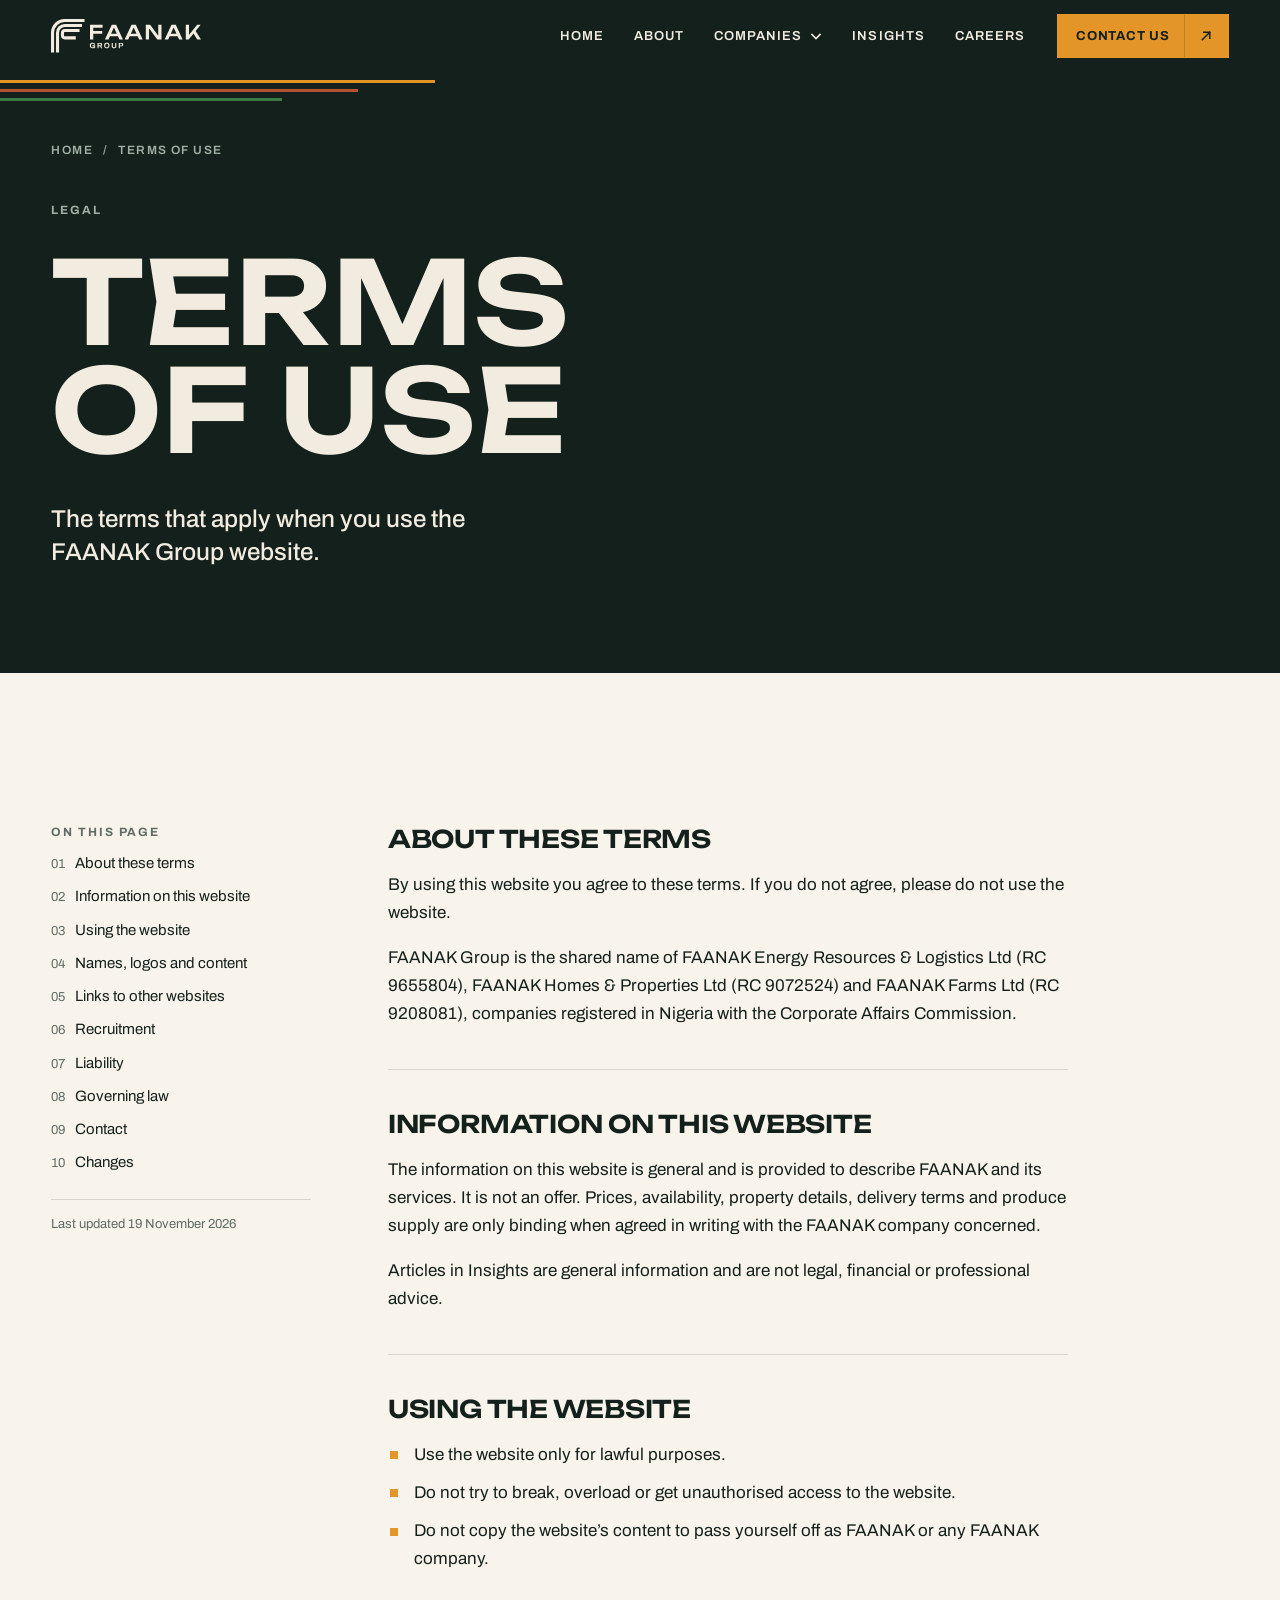
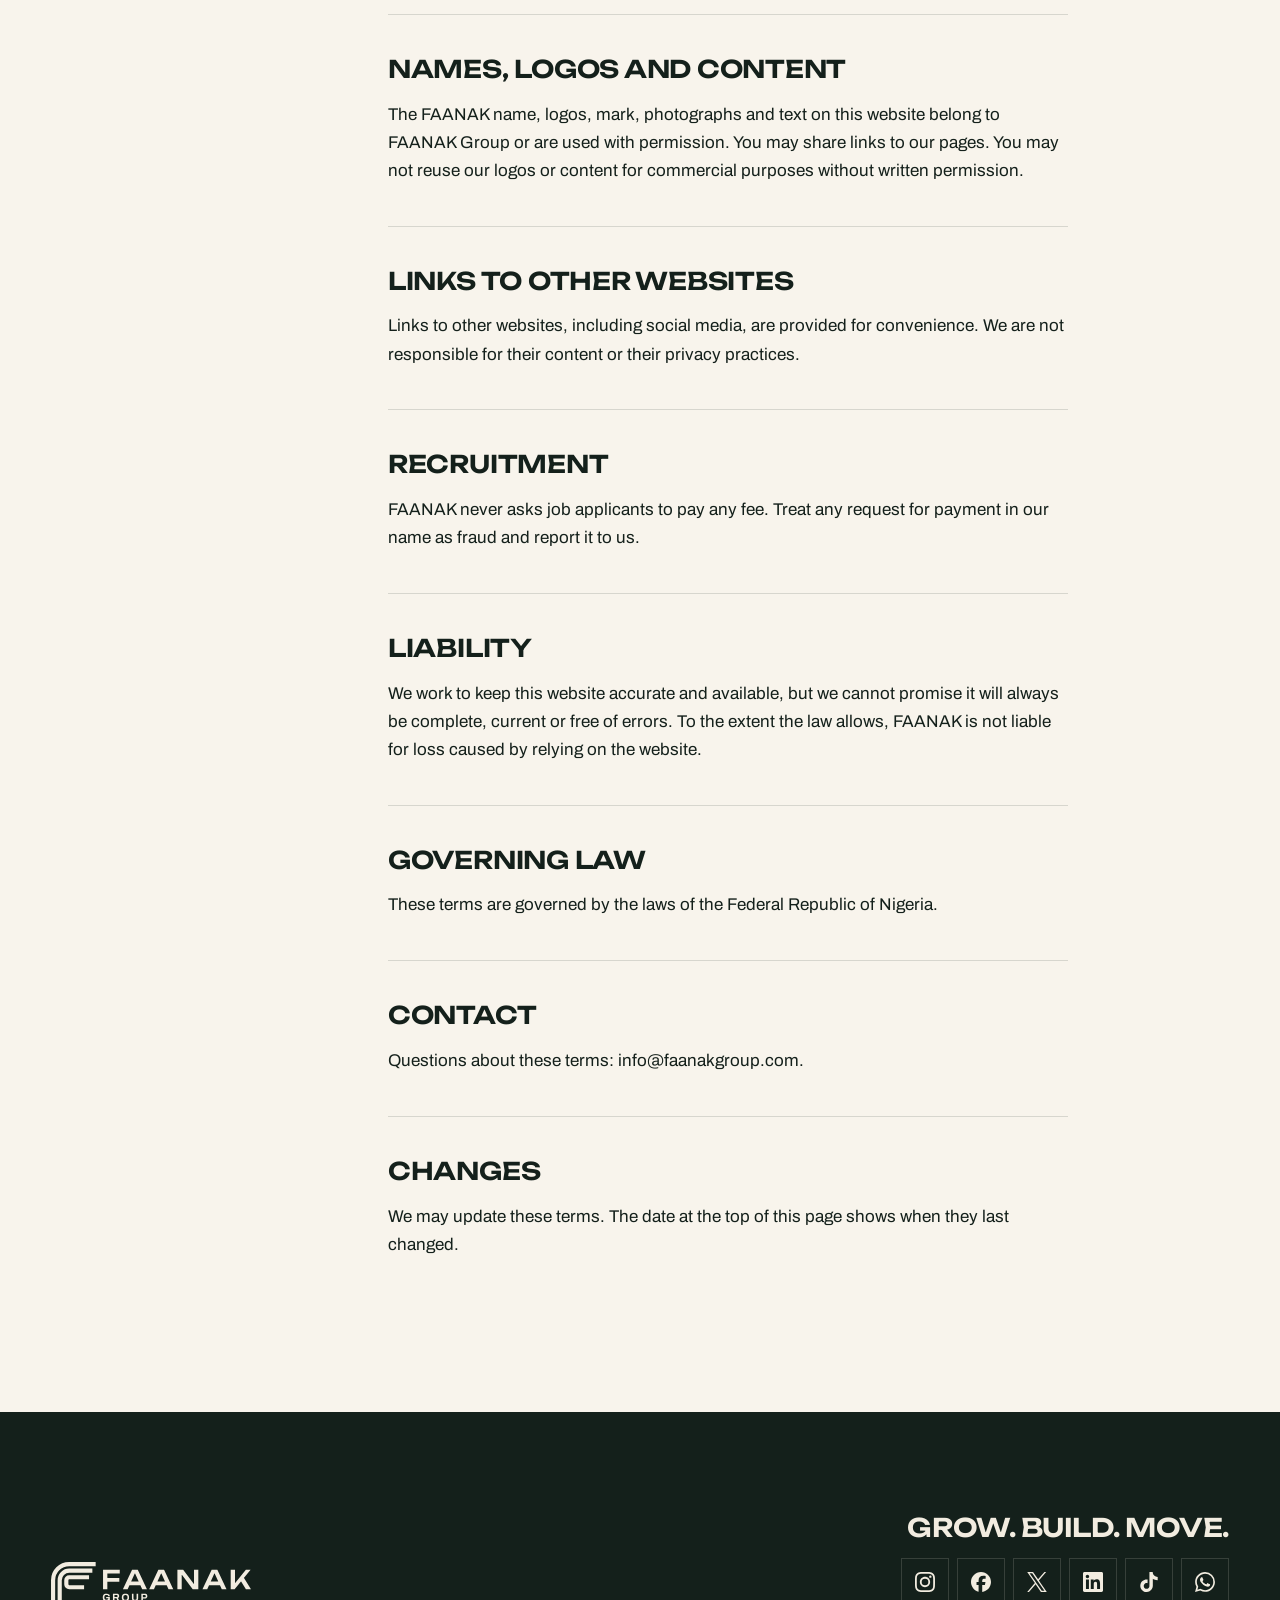
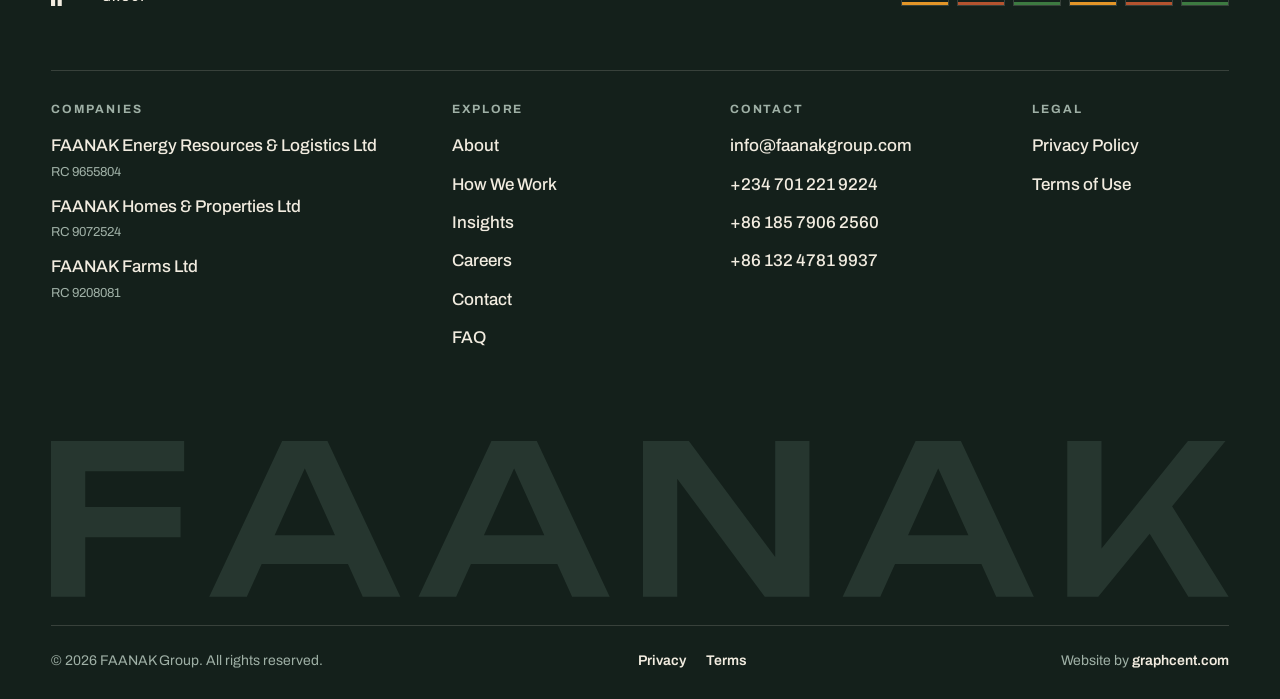
<file: terms.html>
<!doctype html>
<html lang="en-NG">
<head>
<meta charset="utf-8">
<meta name="viewport" content="width=device-width, initial-scale=1, viewport-fit=cover">
<title>Terms of Use | FAANAK Group</title>
<meta name="description" content="The terms that apply when you use the FAANAK Group website.">
<meta name="theme-color" content="#14201B">
<link rel="canonical" href="https://4hm4di.github.io/faanakgroup/terms.html">
<meta property="og:type" content="website">
<meta property="og:site_name" content="FAANAK Group">
<meta property="og:title" content="Terms of Use | FAANAK Group">
<meta property="og:description" content="The terms that apply when you use the FAANAK Group website.">
<meta property="og:url" content="https://4hm4di.github.io/faanakgroup/terms.html">
<meta property="og:image" content="https://4hm4di.github.io/faanakgroup/assets/img/og-image.jpg">
<meta name="twitter:card" content="summary_large_image">
<link rel="icon" href="favicon.ico" sizes="any">
<link rel="icon" href="favicon.svg" type="image/svg+xml">
<link rel="apple-touch-icon" href="apple-touch-icon.png">
<link rel="preload" href="assets/fonts/Unbounded-var.woff2" as="font" type="font/woff2" crossorigin>
<link rel="preload" href="assets/fonts/Archivo-var.woff2" as="font" type="font/woff2" crossorigin>
<link rel="stylesheet" href="assets/css/site.css">
<script>document.documentElement.classList.add('js');setTimeout(function(){var d=document.documentElement;if(!d.classList.contains('ready'))d.classList.remove('js');},4000);</script>
<script src="assets/js/site.js" defer></script>
</head><body data-page="terms">
<svg xmlns="http://www.w3.org/2000/svg" style="display:none"><symbol id="i-phone" viewBox="0 0 24 24" fill="none" stroke="currentColor" stroke-width="2" stroke-linecap="square" stroke-linejoin="round"><path d="M6.5,3 H9.2 L10.6,7.4 L8.6,9 C9.7,11.6 12.4,14.3 15,15.4 L16.6,13.4 L21,14.8 V17.5 C21,19.4 19.4,21 17.5,21 C10,21 3,14 3,6.5 C3,4.6 4.6,3 6.5,3 Z"/></symbol><symbol id="i-mobile" viewBox="0 0 24 24" fill="none" stroke="currentColor" stroke-width="2" stroke-linecap="square" stroke-linejoin="round"><path d="M7,2.5 H17 V21.5 H7 Z"/><path d="M11,18 H13"/></symbol><symbol id="i-email" viewBox="0 0 24 24" fill="none" stroke="currentColor" stroke-width="2" stroke-linecap="square" stroke-linejoin="round"><path d="M3,5.5 H21 V18.5 H3 Z"/><path d="M3,7.5 L12,13.5 L21,7.5" stroke-linecap="butt"/></symbol><symbol id="i-web" viewBox="0 0 24 24" fill="none" stroke="currentColor" stroke-width="2" stroke-linecap="square" stroke-linejoin="round"><path d="M21,12 A9,9 0 1,1 3,12 A9,9 0 1,1 21,12 Z"/><path d="M12,3 C8.3,6.2 8.3,17.8 12,21" stroke-linecap="butt"/><path d="M12,3 C15.7,6.2 15.7,17.8 12,21" stroke-linecap="butt"/><path d="M3,12 H21" stroke-linecap="butt"/></symbol><symbol id="i-location" viewBox="0 0 24 24" fill="none" stroke="currentColor" stroke-width="2" stroke-linecap="square" stroke-linejoin="round"><path d="M12,21.5 C12,21.5 4.5,14.6 4.5,9.5 A7.5,7.5 0 0,1 19.5,9.5 C19.5,14.6 12,21.5 12,21.5 Z"/><path d="M14.5,9.5 A2.5,2.5 0 1,1 9.5,9.5 A2.5,2.5 0 1,1 14.5,9.5 Z"/></symbol><symbol id="i-chat" viewBox="0 0 24 24" fill="none" stroke="currentColor" stroke-width="2" stroke-linecap="square" stroke-linejoin="round"><path d="M3.5,4.5 H20.5 V16 H11.5 L7,20 V16 H3.5 Z"/><path d="M7.5,8.5 H16.5"/><path d="M7.5,12 H13.5"/></symbol><symbol id="i-social" viewBox="0 0 24 24" fill="none" stroke="currentColor" stroke-width="2" stroke-linecap="square" stroke-linejoin="round"><path d="M20.1,5.5 A2.6,2.6 0 1,1 14.9,5.5 A2.6,2.6 0 1,1 20.1,5.5 Z"/><path d="M9.1,12 A2.6,2.6 0 1,1 3.9,12 A2.6,2.6 0 1,1 9.1,12 Z"/><path d="M20.1,18.5 A2.6,2.6 0 1,1 14.9,18.5 A2.6,2.6 0 1,1 20.1,18.5 Z"/><path d="M8.74,10.68 L15.26,6.82" stroke-linecap="butt"/><path d="M8.74,13.32 L15.26,17.18" stroke-linecap="butt"/></symbol><symbol id="i-energy" viewBox="0 0 24 24" fill="none" stroke="currentColor" stroke-width="2" stroke-linecap="square" stroke-linejoin="round"><path d="M13.5,2.5 L5,13.5 H11.5 L10.5,21.5 L19,10.5 H12.5 Z"/></symbol><symbol id="i-fuel" viewBox="0 0 24 24" fill="none" stroke="currentColor" stroke-width="2" stroke-linecap="square" stroke-linejoin="round"><path d="M12,2.5 C12,2.5 5.5,10.2 5.5,14.5 A6.5,6.5 0 0,0 18.5,14.5 C18.5,10.2 12,2.5 12,2.5 Z"/><path d="M9,15 C9,16.7 10.3,18 12,18"/></symbol><symbol id="i-logistics" viewBox="0 0 24 24" fill="none" stroke="currentColor" stroke-width="2" stroke-linecap="square" stroke-linejoin="round"><path d="M2.5,6 H14 V17"/><path d="M2.5,6 V17 H4" stroke-linecap="butt"/><path d="M8,17 H15" stroke-linecap="butt"/><path d="M14,9.5 H18 L21.5,13 V17 H19" stroke-linecap="butt"/><path d="M8,17.5 A2,2 0 1,1 4,17.5 A2,2 0 1,1 8,17.5 Z"/><path d="M19,17.5 A2,2 0 1,1 15,17.5 A2,2 0 1,1 19,17.5 Z"/></symbol><symbol id="i-homes" viewBox="0 0 24 24" fill="none" stroke="currentColor" stroke-width="2" stroke-linecap="square" stroke-linejoin="round"><path d="M3,21 V10.5 L12,3.5 L21,10.5 V21"/><path d="M7.5,21 V13 L12,9.5 L16.5,13 V21"/></symbol><symbol id="i-properties" viewBox="0 0 24 24" fill="none" stroke="currentColor" stroke-width="2" stroke-linecap="square" stroke-linejoin="round"><path d="M5,21 V3 H15 V21"/><path d="M15,9 H19 V21"/><path d="M8.5,7 H11.5"/><path d="M8.5,11 H11.5"/><path d="M8.5,15 H11.5"/><path d="M3,21 H21"/></symbol><symbol id="i-land" viewBox="0 0 24 24" fill="none" stroke="currentColor" stroke-width="2" stroke-linecap="square" stroke-linejoin="round"><path d="M3.5,8 L12,4 L20.5,8 L12,12 Z"/><path d="M3.5,12.5 L12,16.5 L20.5,12.5"/><path d="M3.5,16.5 L12,20.5 L20.5,16.5"/></symbol><symbol id="i-farms" viewBox="0 0 24 24" fill="none" stroke="currentColor" stroke-width="2" stroke-linecap="square" stroke-linejoin="round"><path d="M12,21 V11"/><path d="M12,14 C12,10.2 9.2,8 5,8 C5,11.8 7.8,14 12,14 Z"/><path d="M12,11 C12,7 14.8,4 19,4 C19,8 16.2,11 12,11 Z"/><path d="M6,21 H18"/></symbol><symbol id="i-produce" viewBox="0 0 24 24" fill="none" stroke="currentColor" stroke-width="2" stroke-linecap="square" stroke-linejoin="round"><path d="M12,22 V4"/><path d="M8,5.5 L12,9 L16,5.5"/><path d="M8,10 L12,13.5 L16,10"/><path d="M8,14.5 L12,18 L16,14.5"/></symbol><symbol id="i-fields" viewBox="0 0 24 24" fill="none" stroke="currentColor" stroke-width="2" stroke-linecap="square" stroke-linejoin="round"><path d="M3,7.5 C6,5.5 9,9.5 12,7.5 C15,5.5 18,9.5 21,7.5"/><path d="M3,12 C6,10 9,14 12,12 C15,10 18,14 21,12"/><path d="M3,16.5 C6,14.5 9,18.5 12,16.5 C15,14.5 18,18.5 21,16.5"/></symbol><symbol id="i-arrow" viewBox="0 0 24 24" fill="none" stroke="currentColor" stroke-width="2" stroke-linecap="square" stroke-linejoin="round"><path d="M7 17 L17 7"/><path d="M9 7 H17 V15"/></symbol><symbol id="i-plus" viewBox="0 0 24 24" fill="none" stroke="currentColor" stroke-width="2" stroke-linecap="square"><path d="M12 5 V19"/><path d="M5 12 H19"/></symbol><symbol id="s-instagram" viewBox="0 0 24 24" fill="currentColor"><path d="M7.0301.084c-1.2768.0602-2.1487.264-2.911.5634-.7888.3075-1.4575.72-2.1228 1.3877-.6652.6677-1.075 1.3368-1.3802 2.127-.2954.7638-.4956 1.6365-.552 2.914-.0564 1.2775-.0689 1.6882-.0626 4.947.0062 3.2586.0206 3.6671.0825 4.9473.061 1.2765.264 2.1482.5635 2.9107.308.7889.72 1.4573 1.388 2.1228.6679.6655 1.3365 1.0743 2.1285 1.38.7632.295 1.6361.4961 2.9134.552 1.2773.056 1.6884.069 4.9462.0627 3.2578-.0062 3.668-.0207 4.9478-.0814 1.28-.0607 2.147-.2652 2.9098-.5633.7889-.3086 1.4578-.72 2.1228-1.3881.665-.6682 1.0745-1.3378 1.3795-2.1284.2957-.7632.4966-1.636.552-2.9124.056-1.2809.0692-1.6898.063-4.948-.0063-3.2583-.021-3.6668-.0817-4.9465-.0607-1.2797-.264-2.1487-.5633-2.9117-.3084-.7889-.72-1.4568-1.3876-2.1228C21.2982 1.33 20.628.9208 19.8378.6165 19.074.321 18.2017.1197 16.9244.0645 15.6471.0093 15.236-.005 11.977.0014 8.718.0076 8.31.0215 7.0301.0839m.1402 21.6932c-1.17-.0509-1.8053-.2453-2.2287-.408-.5606-.216-.96-.4771-1.3819-.895-.422-.4178-.6811-.8186-.9-1.378-.1644-.4234-.3624-1.058-.4171-2.228-.0595-1.2645-.072-1.6442-.079-4.848-.007-3.2037.0053-3.583.0607-4.848.05-1.169.2456-1.805.408-2.2282.216-.5613.4762-.96.895-1.3816.4188-.4217.8184-.6814 1.3783-.9003.423-.1651 1.0575-.3614 2.227-.4171 1.2655-.06 1.6447-.072 4.848-.079 3.2033-.007 3.5835.005 4.8495.0608 1.169.0508 1.8053.2445 2.228.408.5608.216.96.4754 1.3816.895.4217.4194.6816.8176.9005 1.3787.1653.4217.3617 1.056.4169 2.2263.0602 1.2655.0739 1.645.0796 4.848.0058 3.203-.0055 3.5834-.061 4.848-.051 1.17-.245 1.8055-.408 2.2294-.216.5604-.4763.96-.8954 1.3814-.419.4215-.8181.6811-1.3783.9-.4224.1649-1.0577.3617-2.2262.4174-1.2656.0595-1.6448.072-4.8493.079-3.2045.007-3.5825-.006-4.848-.0608M16.953 5.5864A1.44 1.44 0 1 0 18.39 4.144a1.44 1.44 0 0 0-1.437 1.4424M5.8385 12.012c.0067 3.4032 2.7706 6.1557 6.173 6.1493 3.4026-.0065 6.157-2.7701 6.1506-6.1733-.0065-3.4032-2.771-6.1565-6.174-6.1498-3.403.0067-6.156 2.771-6.1496 6.1738M8 12.0077a4 4 0 1 1 4.008 3.9921A3.9996 3.9996 0 0 1 8 12.0077"/></symbol><symbol id="s-facebook" viewBox="0 0 24 24" fill="currentColor"><path d="M9.101 23.691v-7.98H6.627v-3.667h2.474v-1.58c0-4.085 1.848-5.978 5.858-5.978.401 0 .955.042 1.468.103a8.68 8.68 0 0 1 1.141.195v3.325a8.623 8.623 0 0 0-.653-.036 26.805 26.805 0 0 0-.733-.009c-.707 0-1.259.096-1.675.309a1.686 1.686 0 0 0-.679.622c-.258.42-.374.995-.374 1.752v1.297h3.919l-.386 2.103-.287 1.564h-3.246v8.245C19.396 23.238 24 18.179 24 12.044c0-6.627-5.373-12-12-12s-12 5.373-12 12c0 5.628 3.874 10.35 9.101 11.647Z"/></symbol><symbol id="s-x" viewBox="0 0 24 24" fill="currentColor"><path d="M14.234 10.162 22.977 0h-2.072l-7.591 8.824L7.251 0H.258l9.168 13.343L.258 24H2.33l8.016-9.318L16.749 24h6.993zm-2.837 3.299-.929-1.329L3.076 1.56h3.182l5.965 8.532.929 1.329 7.754 11.09h-3.182z"/></symbol><symbol id="s-tiktok" viewBox="0 0 24 24" fill="currentColor"><path d="M12.525.02c1.31-.02 2.61-.01 3.91-.02.08 1.53.63 3.09 1.75 4.17 1.12 1.11 2.7 1.62 4.24 1.79v4.03c-1.44-.05-2.89-.35-4.2-.97-.57-.26-1.1-.59-1.62-.93-.01 2.92.01 5.84-.02 8.75-.08 1.4-.54 2.79-1.35 3.94-1.31 1.92-3.58 3.17-5.91 3.21-1.43.08-2.86-.31-4.08-1.03-2.02-1.19-3.44-3.37-3.65-5.71-.02-.5-.03-1-.01-1.49.18-1.9 1.12-3.72 2.58-4.96 1.66-1.44 3.98-2.13 6.15-1.72.02 1.48-.04 2.96-.04 4.44-.99-.32-2.15-.23-3.02.37-.63.41-1.11 1.04-1.36 1.75-.21.51-.15 1.07-.14 1.61.24 1.64 1.82 3.02 3.5 2.87 1.12-.01 2.19-.66 2.77-1.61.19-.33.4-.67.41-1.06.1-1.79.06-3.57.07-5.36.01-4.03-.01-8.05.02-12.07z"/></symbol><symbol id="s-whatsapp" viewBox="0 0 24 24" fill="currentColor"><path d="M17.472 14.382c-.297-.149-1.758-.867-2.03-.967-.273-.099-.471-.148-.67.15-.197.297-.767.966-.94 1.164-.173.199-.347.223-.644.075-.297-.15-1.255-.463-2.39-1.475-.883-.788-1.48-1.761-1.653-2.059-.173-.297-.018-.458.13-.606.134-.133.298-.347.446-.52.149-.174.198-.298.298-.497.099-.198.05-.371-.025-.52-.075-.149-.669-1.612-.916-2.207-.242-.579-.487-.5-.669-.51-.173-.008-.371-.01-.57-.01-.198 0-.52.074-.792.372-.272.297-1.04 1.016-1.04 2.479 0 1.462 1.065 2.875 1.213 3.074.149.198 2.096 3.2 5.077 4.487.709.306 1.262.489 1.694.625.712.227 1.36.195 1.871.118.571-.085 1.758-.719 2.006-1.413.248-.694.248-1.289.173-1.413-.074-.124-.272-.198-.57-.347m-5.421 7.403h-.004a9.87 9.87 0 01-5.031-1.378l-.361-.214-3.741.982.998-3.648-.235-.374a9.86 9.86 0 01-1.51-5.26c.001-5.45 4.436-9.884 9.888-9.884 2.64 0 5.122 1.03 6.988 2.898a9.825 9.825 0 012.893 6.994c-.003 5.45-4.437 9.884-9.885 9.884m8.413-18.297A11.815 11.815 0 0012.05 0C5.495 0 .16 5.335.157 11.892c0 2.096.547 4.142 1.588 5.945L.057 24l6.305-1.654a11.882 11.882 0 005.683 1.448h.005c6.554 0 11.89-5.335 11.893-11.893a11.821 11.821 0 00-3.48-8.413Z"/></symbol><symbol id="s-linkedin" viewBox="0 0 24 24" fill="currentColor"><path d="M20.447 20.452h-3.554v-5.569c0-1.328-.027-3.037-1.852-3.037-1.853 0-2.136 1.445-2.136 2.939v5.667H9.351V9h3.414v1.561h.046c.477-.9 1.637-1.85 3.37-1.85 3.601 0 4.267 2.37 4.267 5.455v6.286zM5.337 7.433c-1.144 0-2.063-.926-2.063-2.065 0-1.138.92-2.063 2.063-2.063 1.14 0 2.064.925 2.064 2.063 0 1.139-.925 2.065-2.064 2.065zm1.782 13.019H3.555V9h3.564v11.452zM22.225 0H1.771C.792 0 0 .774 0 1.729v20.542C0 23.227.792 24 1.771 24h20.451C23.2 24 24 23.227 24 22.271V1.729C24 .774 23.2 0 22.222 0h.003z"/></symbol></svg>
<a class="skip" href="#main">Skip to content</a>
<header class="header" data-header>
  <div class="header__inner wrap">
    <a class="header__logo" href="index.html" aria-label="FAANAK Group home"><svg class="logo" role="img" aria-hidden="true" focusable="false" xmlns="http://www.w3.org/2000/svg" viewBox="0 0 447.92 100.00"><g transform="translate(0.000,0.000) scale(1.40331)"><path d="M154.391,226.579 H115.462 A25.733,25.733 0 0 0 89.729,252.312 V291.241" transform="translate(-86.430,-223.280)" fill="none" stroke="currentColor" stroke-width="6.598148148148148" stroke-linecap="square" stroke-linejoin="round"/><path d="M149.112,237.136 H115.462 A15.176,15.176 0 0 0 100.286,252.312 V291.241" transform="translate(-86.430,-223.280)" fill="none" stroke="currentColor" stroke-width="6.598148148148148" stroke-linecap="square" stroke-linejoin="round"/><path d="M143.834,247.693 H115.462 A4.619,4.619 0 0 0 110.843,252.312 V258.910 A4.619,4.619 0 0 0 115.462,263.529 H135.916" transform="translate(-86.430,-223.280)" fill="none" stroke="currentColor" stroke-width="6.598148148148148" stroke-linecap="square" stroke-linejoin="round"/><path d="M172.88,249.97h22.57v6.04h-22.57v-6.04ZM196.16,236.73v6.08h-23.2l3.37-3.62v28.78h-6.87v-31.24h26.7ZM209.36,261.38v-5.75h21.66v5.75h-21.66ZM224.9,236.73l14.62,31.24h-7.54l-12.79-28.36h2.33l-12.79,28.36h-7.54l14.62-31.24h9.08ZM251.35,261.38v-5.75h21.66v5.75h-21.66ZM266.88,236.73l14.62,31.24h-7.54l-12.79-28.36h2.33l-12.79,28.36h-7.54l14.62-31.24h9.08ZM317.15,263.3l-2.46.37v-26.95h6.87v31.24h-8.95l-19.99-26.95,2.42-.37v27.32h-6.87v-31.24h9.2l19.78,26.57ZM336.4,261.38v-5.75h21.66v5.75h-21.66ZM351.93,236.73l14.62,31.24h-7.54l-12.79-28.36h2.33l-12.79,28.36h-7.54l14.62-31.24h9.08ZM373.26,267.96v-31.24h6.87v25.49l-2-1.42,19.33-24.07h7.54l-25.53,31.24h-6.21ZM388.17,252.68l5.08-4.54,12.37,19.83h-8.08l-9.37-15.29Z" transform="translate(-86.430,-224.422)" fill="currentColor"/><path d="M174.58,286.75c-1.78,0-3.15-.47-4.11-1.42-.96-.95-1.44-2.42-1.44-4.42,0-1.33.23-2.42.69-3.29s1.13-1.5,2.01-1.93c.88-.42,1.93-.63,3.16-.63.74,0,1.43.08,2.08.25s1.22.42,1.72.76c.5.34.89.77,1.17,1.28.28.51.42,1.12.42,1.82h-2.49c0-.34-.07-.64-.22-.91-.15-.26-.35-.48-.62-.66-.26-.18-.57-.31-.91-.4s-.7-.13-1.07-.13c-.57,0-1.07.07-1.5.22s-.78.37-1.06.68c-.28.3-.49.68-.63,1.13-.14.45-.21.97-.21,1.56v.49c0,.82.12,1.5.36,2.03.24.53.6.92,1.09,1.18.48.26,1.08.39,1.8.39.59,0,1.12-.09,1.57-.27.46-.18.81-.44,1.07-.78.26-.34.39-.76.39-1.25v-.12h-3.38v-1.88h5.81v6.11h-1.61l-.21-1.22c-.33.32-.68.58-1.06.79-.38.21-.8.37-1.26.47-.46.1-.98.16-1.55.16ZM185.28,286.55v-11.3h6.19c.83,0,1.53.15,2.08.44.55.3.97.71,1.24,1.24.27.53.41,1.14.41,1.84,0,.74-.16,1.39-.49,1.95-.33.57-.81,1-1.43,1.29l2.31,4.53h-2.72l-1.99-4.12h-3.15v4.12h-2.45ZM187.74,280.49h3.41c.49,0,.88-.15,1.15-.45.27-.3.41-.71.41-1.23,0-.33-.06-.61-.18-.85-.12-.24-.3-.41-.53-.54s-.52-.18-.86-.18h-3.41v3.25ZM205.21,286.75c-1.2,0-2.23-.21-3.1-.64-.87-.43-1.53-1.08-1.99-1.94-.46-.87-.69-1.95-.69-3.26s.23-2.42.69-3.29,1.13-1.5,1.99-1.93c.87-.42,1.9-.63,3.1-.63s2.26.21,3.12.63c.86.42,1.52,1.07,1.98,1.93.46.86.69,1.96.69,3.29s-.23,2.39-.69,3.26c-.46.87-1.12,1.52-1.98,1.94-.86.43-1.9.64-3.12.64ZM205.21,284.74c.54,0,1.01-.08,1.42-.23.41-.15.75-.38,1.02-.69.27-.31.48-.68.63-1.13.14-.44.21-.95.21-1.52v-.51c0-.58-.07-1.1-.21-1.55-.14-.45-.35-.83-.63-1.13-.27-.3-.61-.53-1.02-.68-.41-.15-.88-.23-1.42-.23s-.99.08-1.4.23c-.41.15-.75.38-1.02.68-.27.3-.48.68-.62,1.13-.14.45-.21.97-.21,1.55v.51c0,.57.07,1.08.21,1.52s.34.82.62,1.13c.27.31.61.54,1.02.69.41.15.87.23,1.4.23ZM220.53,286.75c-1.03,0-1.92-.16-2.66-.49-.74-.33-1.31-.83-1.7-1.49-.4-.66-.59-1.49-.59-2.48v-7.03h2.47v6.97c0,.81.21,1.44.64,1.87.43.43,1.04.65,1.84.65s1.42-.22,1.85-.65.65-1.06.65-1.87v-6.97h2.47v7.03c0,.99-.2,1.81-.59,2.48-.4.66-.96,1.16-1.7,1.49-.74.33-1.63.49-2.68.49ZM230.6,286.55v-11.3h5.88c.81,0,1.49.15,2.03.45.54.3.96.72,1.24,1.27.28.54.42,1.19.42,1.94s-.15,1.4-.44,1.95c-.29.55-.72.99-1.28,1.29-.56.31-1.25.46-2.06.46h-3.34v3.94h-2.45ZM233.05,280.61h3.01c.52,0,.91-.15,1.19-.44.28-.3.42-.71.42-1.24,0-.36-.06-.66-.18-.91-.12-.24-.3-.43-.54-.56-.24-.13-.54-.2-.9-.2h-3.01v3.34Z" transform="translate(-86.430,-224.422)" fill="currentColor"/></g></svg></a>
    <nav class="nav" aria-label="Main"><a href="index.html">Home</a>
      <a href="about.html">About</a>
      <div class="nav__dd" data-dd>
        <button class="nav__btn" type="button" aria-expanded="false" aria-controls="dd-companies" data-dd-btn>Companies<svg class="nav__chev" viewBox="0 0 12 12" aria-hidden="true" focusable="false"><path d="M2 4.5 6 8.5 10 4.5" fill="none" stroke="currentColor" stroke-width="1.6" stroke-linecap="square"/></svg></button>
        <div class="dd" id="dd-companies" data-dd-panel>
          <div class="dd__inner wrap">
            <div class="dd__head"><p class="dd__k">Our Companies</p><p class="dd__lead">Three registered companies, one standard.</p>
              <a class="link" href="index.html#companies">See all three <span aria-hidden="true"><svg class="ico" aria-hidden="true" focusable="false"><use href="#i-arrow"/></svg></span></a></div>
            <ul class="dd__grid"><li><a class="dd__card dd__card--amber" href="energy-logistics.html">
        <span class="badge badge--amber"><svg class="ico" aria-hidden="true" focusable="false"><use href="#i-energy"/></svg></span>
        <span class="dd__txt"><span class="dd__name">Energy &amp; Logistics</span><span class="dd__desc">Energy and goods, moved safely and on schedule.</span><span class="dd__rc">RC 9655804</span></span>
        <span class="dd__arrow" aria-hidden="true"><svg class="ico" aria-hidden="true" focusable="false"><use href="#i-arrow"/></svg></span></a></li><li><a class="dd__card dd__card--laterite" href="homes-properties.html">
        <span class="badge badge--laterite"><svg class="ico" aria-hidden="true" focusable="false"><use href="#i-homes"/></svg></span>
        <span class="dd__txt"><span class="dd__name">Homes &amp; Properties</span><span class="dd__desc">Built in lines that last.</span><span class="dd__rc">RC 9072524</span></span>
        <span class="dd__arrow" aria-hidden="true"><svg class="ico" aria-hidden="true" focusable="false"><use href="#i-arrow"/></svg></span></a></li><li><a class="dd__card dd__card--green" href="farms.html">
        <span class="badge badge--green"><svg class="ico" aria-hidden="true" focusable="false"><use href="#i-farms"/></svg></span>
        <span class="dd__txt"><span class="dd__name">Farms</span><span class="dd__desc">From our rows to your market.</span><span class="dd__rc">RC 9208081</span></span>
        <span class="dd__arrow" aria-hidden="true"><svg class="ico" aria-hidden="true" focusable="false"><use href="#i-arrow"/></svg></span></a></li></ul>
          </div>
        </div>
      </div>
      <a href="insights.html">Insights</a>
      <a href="careers.html">Careers</a></nav>
    <a class="btn btn--amber btn--sm header__cta" href="contact.html"><span>Contact Us</span><span class="btn__icon" aria-hidden="true"><svg class="ico" aria-hidden="true" focusable="false"><use href="#i-arrow"/></svg></span></a>
    <button class="menu-btn" type="button" aria-expanded="false" aria-controls="menu" aria-label="Open menu" data-menu-btn>
      <span></span><span></span><span></span>
    </button>
  </div>
</header>
<div class="menu" id="menu" data-menu hidden>
  <nav class="menu__nav wrap" aria-label="Mobile"><a href="index.html">Home</a><a href="about.html">About</a>
      <div class="menu__group"><p class="menu__label">Companies</p><ul class="menu__cards"><li><a class="dd__card dd__card--amber" href="energy-logistics.html">
        <span class="badge badge--amber"><svg class="ico" aria-hidden="true" focusable="false"><use href="#i-energy"/></svg></span>
        <span class="dd__txt"><span class="dd__name">Energy &amp; Logistics</span><span class="dd__desc">Energy and goods, moved safely and on schedule.</span><span class="dd__rc">RC 9655804</span></span>
        <span class="dd__arrow" aria-hidden="true"><svg class="ico" aria-hidden="true" focusable="false"><use href="#i-arrow"/></svg></span></a></li><li><a class="dd__card dd__card--laterite" href="homes-properties.html">
        <span class="badge badge--laterite"><svg class="ico" aria-hidden="true" focusable="false"><use href="#i-homes"/></svg></span>
        <span class="dd__txt"><span class="dd__name">Homes &amp; Properties</span><span class="dd__desc">Built in lines that last.</span><span class="dd__rc">RC 9072524</span></span>
        <span class="dd__arrow" aria-hidden="true"><svg class="ico" aria-hidden="true" focusable="false"><use href="#i-arrow"/></svg></span></a></li><li><a class="dd__card dd__card--green" href="farms.html">
        <span class="badge badge--green"><svg class="ico" aria-hidden="true" focusable="false"><use href="#i-farms"/></svg></span>
        <span class="dd__txt"><span class="dd__name">Farms</span><span class="dd__desc">From our rows to your market.</span><span class="dd__rc">RC 9208081</span></span>
        <span class="dd__arrow" aria-hidden="true"><svg class="ico" aria-hidden="true" focusable="false"><use href="#i-arrow"/></svg></span></a></li></ul></div>
      <a href="index.html#how-we-work">How We Work</a><a href="insights.html">Insights</a><a href="careers.html">Careers</a><a href="contact.html">Contact</a></nav>
  <div class="menu__foot wrap">
    <a href="mailto:info@faanakgroup.com">info@faanakgroup.com</a>
    <a href="tel:+2347012219224">+234&nbsp;701&nbsp;221&nbsp;9224</a>
  </div>
</div>
<main id="main">
<section class="hero page-hero dark" aria-labelledby="page-title">
  <div class="hero__lanes" aria-hidden="true"><span style="background:var(--amber)"></span><span style="background:var(--laterite)"></span><span style="background:var(--green)"></span></div>
  <div class="wrap">
    <nav class="crumbs" aria-label="Breadcrumb"><a href="index.html">Home</a><span aria-hidden="true">/</span><span aria-current="page">Terms of Use</span></nav>
    <p class="kicker">Legal</p>
    <h1 class="title page-hero__title" id="page-title" data-split="chars">Terms<br>of Use</h1>
    <div class="hero__row page-hero__row">
      <p class="hero__lead" data-split="words">The terms that apply when you use the FAANAK Group website.</p>
      <div class="hero__actions"></div>
    </div>
  </div>
  
</section>
<section class="legal section" aria-label="Terms of Use">
  <div class="wrap legal__grid">
    <nav class="legal__toc" aria-label="On this page"><p class="legal__k">On this page</p><ol><li><a href="#about">About these terms</a></li><li><a href="#info">Information on this website</a></li><li><a href="#use">Using the website</a></li><li><a href="#ip">Names, logos and content</a></li><li><a href="#links">Links to other websites</a></li><li><a href="#jobs">Recruitment</a></li><li><a href="#liability">Liability</a></li><li><a href="#law">Governing law</a></li><li><a href="#contact">Contact</a></li><li><a href="#changes">Changes</a></li></ol>
      <p class="legal__date">Last updated <time datetime="2026-11-19">19 November 2026</time></p></nav>
    <div class="prose prose--legal"><section id="about" aria-labelledby="about-h"><h2 id="about-h">About these terms</h2><p>By using this website you agree to these terms. If you do not agree, please do not use the website.</p><p>FAANAK Group is the shared name of FAANAK Energy Resources &amp; Logistics Ltd (RC 9655804), FAANAK Homes &amp; Properties Ltd (RC 9072524) and FAANAK Farms Ltd (RC 9208081), companies registered in Nigeria with the Corporate Affairs Commission.</p></section><section id="info" aria-labelledby="info-h"><h2 id="info-h">Information on this website</h2><p>The information on this website is general and is provided to describe FAANAK and its services. It is not an offer. Prices, availability, property details, delivery terms and produce supply are only binding when agreed in writing with the FAANAK company concerned.</p><p>Articles in Insights are general information and are not legal, financial or professional advice.</p></section><section id="use" aria-labelledby="use-h"><h2 id="use-h">Using the website</h2><ul><li>Use the website only for lawful purposes.</li><li>Do not try to break, overload or get unauthorised access to the website.</li><li>Do not copy the website’s content to pass yourself off as FAANAK or any FAANAK company.</li></ul></section><section id="ip" aria-labelledby="ip-h"><h2 id="ip-h">Names, logos and content</h2><p>The FAANAK name, logos, mark, photographs and text on this website belong to FAANAK Group or are used with permission. You may share links to our pages. You may not reuse our logos or content for commercial purposes without written permission.</p></section><section id="links" aria-labelledby="links-h"><h2 id="links-h">Links to other websites</h2><p>Links to other websites, including social media, are provided for convenience. We are not responsible for their content or their privacy practices.</p></section><section id="jobs" aria-labelledby="jobs-h"><h2 id="jobs-h">Recruitment</h2><p>FAANAK never asks job applicants to pay any fee. Treat any request for payment in our name as fraud and report it to us.</p></section><section id="liability" aria-labelledby="liability-h"><h2 id="liability-h">Liability</h2><p>We work to keep this website accurate and available, but we cannot promise it will always be complete, current or free of errors. To the extent the law allows, FAANAK is not liable for loss caused by relying on the website.</p></section><section id="law" aria-labelledby="law-h"><h2 id="law-h">Governing law</h2><p>These terms are governed by the laws of the Federal Republic of Nigeria.</p></section><section id="contact" aria-labelledby="contact-h"><h2 id="contact-h">Contact</h2><p>Questions about these terms: info@faanakgroup.com.</p></section><section id="changes" aria-labelledby="changes-h"><h2 id="changes-h">Changes</h2><p>We may update these terms. The date at the top of this page shows when they last changed.</p></section></div>
  </div>
</section></main>
<footer class="footer dark">
  <div class="wrap">
    <div class="footer__top">
      <a class="footer__logo" href="index.html" aria-label="FAANAK Group home"><svg class="logo" role="img" aria-hidden="true" focusable="false" xmlns="http://www.w3.org/2000/svg" viewBox="0 0 447.92 100.00"><g transform="translate(0.000,0.000) scale(1.40331)"><path d="M154.391,226.579 H115.462 A25.733,25.733 0 0 0 89.729,252.312 V291.241" transform="translate(-86.430,-223.280)" fill="none" stroke="currentColor" stroke-width="6.598148148148148" stroke-linecap="square" stroke-linejoin="round"/><path d="M149.112,237.136 H115.462 A15.176,15.176 0 0 0 100.286,252.312 V291.241" transform="translate(-86.430,-223.280)" fill="none" stroke="currentColor" stroke-width="6.598148148148148" stroke-linecap="square" stroke-linejoin="round"/><path d="M143.834,247.693 H115.462 A4.619,4.619 0 0 0 110.843,252.312 V258.910 A4.619,4.619 0 0 0 115.462,263.529 H135.916" transform="translate(-86.430,-223.280)" fill="none" stroke="currentColor" stroke-width="6.598148148148148" stroke-linecap="square" stroke-linejoin="round"/><path d="M172.88,249.97h22.57v6.04h-22.57v-6.04ZM196.16,236.73v6.08h-23.2l3.37-3.62v28.78h-6.87v-31.24h26.7ZM209.36,261.38v-5.75h21.66v5.75h-21.66ZM224.9,236.73l14.62,31.24h-7.54l-12.79-28.36h2.33l-12.79,28.36h-7.54l14.62-31.24h9.08ZM251.35,261.38v-5.75h21.66v5.75h-21.66ZM266.88,236.73l14.62,31.24h-7.54l-12.79-28.36h2.33l-12.79,28.36h-7.54l14.62-31.24h9.08ZM317.15,263.3l-2.46.37v-26.95h6.87v31.24h-8.95l-19.99-26.95,2.42-.37v27.32h-6.87v-31.24h9.2l19.78,26.57ZM336.4,261.38v-5.75h21.66v5.75h-21.66ZM351.93,236.73l14.62,31.24h-7.54l-12.79-28.36h2.33l-12.79,28.36h-7.54l14.62-31.24h9.08ZM373.26,267.96v-31.24h6.87v25.49l-2-1.42,19.33-24.07h7.54l-25.53,31.24h-6.21ZM388.17,252.68l5.08-4.54,12.37,19.83h-8.08l-9.37-15.29Z" transform="translate(-86.430,-224.422)" fill="currentColor"/><path d="M174.58,286.75c-1.78,0-3.15-.47-4.11-1.42-.96-.95-1.44-2.42-1.44-4.42,0-1.33.23-2.42.69-3.29s1.13-1.5,2.01-1.93c.88-.42,1.93-.63,3.16-.63.74,0,1.43.08,2.08.25s1.22.42,1.72.76c.5.34.89.77,1.17,1.28.28.51.42,1.12.42,1.82h-2.49c0-.34-.07-.64-.22-.91-.15-.26-.35-.48-.62-.66-.26-.18-.57-.31-.91-.4s-.7-.13-1.07-.13c-.57,0-1.07.07-1.5.22s-.78.37-1.06.68c-.28.3-.49.68-.63,1.13-.14.45-.21.97-.21,1.56v.49c0,.82.12,1.5.36,2.03.24.53.6.92,1.09,1.18.48.26,1.08.39,1.8.39.59,0,1.12-.09,1.57-.27.46-.18.81-.44,1.07-.78.26-.34.39-.76.39-1.25v-.12h-3.38v-1.88h5.81v6.11h-1.61l-.21-1.22c-.33.32-.68.58-1.06.79-.38.21-.8.37-1.26.47-.46.1-.98.16-1.55.16ZM185.28,286.55v-11.3h6.19c.83,0,1.53.15,2.08.44.55.3.97.71,1.24,1.24.27.53.41,1.14.41,1.84,0,.74-.16,1.39-.49,1.95-.33.57-.81,1-1.43,1.29l2.31,4.53h-2.72l-1.99-4.12h-3.15v4.12h-2.45ZM187.74,280.49h3.41c.49,0,.88-.15,1.15-.45.27-.3.41-.71.41-1.23,0-.33-.06-.61-.18-.85-.12-.24-.3-.41-.53-.54s-.52-.18-.86-.18h-3.41v3.25ZM205.21,286.75c-1.2,0-2.23-.21-3.1-.64-.87-.43-1.53-1.08-1.99-1.94-.46-.87-.69-1.95-.69-3.26s.23-2.42.69-3.29,1.13-1.5,1.99-1.93c.87-.42,1.9-.63,3.1-.63s2.26.21,3.12.63c.86.42,1.52,1.07,1.98,1.93.46.86.69,1.96.69,3.29s-.23,2.39-.69,3.26c-.46.87-1.12,1.52-1.98,1.94-.86.43-1.9.64-3.12.64ZM205.21,284.74c.54,0,1.01-.08,1.42-.23.41-.15.75-.38,1.02-.69.27-.31.48-.68.63-1.13.14-.44.21-.95.21-1.52v-.51c0-.58-.07-1.1-.21-1.55-.14-.45-.35-.83-.63-1.13-.27-.3-.61-.53-1.02-.68-.41-.15-.88-.23-1.42-.23s-.99.08-1.4.23c-.41.15-.75.38-1.02.68-.27.3-.48.68-.62,1.13-.14.45-.21.97-.21,1.55v.51c0,.57.07,1.08.21,1.52s.34.82.62,1.13c.27.31.61.54,1.02.69.41.15.87.23,1.4.23ZM220.53,286.75c-1.03,0-1.92-.16-2.66-.49-.74-.33-1.31-.83-1.7-1.49-.4-.66-.59-1.49-.59-2.48v-7.03h2.47v6.97c0,.81.21,1.44.64,1.87.43.43,1.04.65,1.84.65s1.42-.22,1.85-.65.65-1.06.65-1.87v-6.97h2.47v7.03c0,.99-.2,1.81-.59,2.48-.4.66-.96,1.16-1.7,1.49-.74.33-1.63.49-2.68.49ZM230.6,286.55v-11.3h5.88c.81,0,1.49.15,2.03.45.54.3.96.72,1.24,1.27.28.54.42,1.19.42,1.94s-.15,1.4-.44,1.95c-.29.55-.72.99-1.28,1.29-.56.31-1.25.46-2.06.46h-3.34v3.94h-2.45ZM233.05,280.61h3.01c.52,0,.91-.15,1.19-.44.28-.3.42-.71.42-1.24,0-.36-.06-.66-.18-.91-.12-.24-.3-.43-.54-.56-.24-.13-.54-.2-.9-.2h-3.01v3.34Z" transform="translate(-86.430,-224.422)" fill="currentColor"/></g></svg></a>
      <div class="footer__follow"><p class="footer__tag">Grow. Build. Move.</p><ul class="socials" aria-label="FAANAK Group on social media"><li><a class="soc soc--0" href="https://www.instagram.com/faanakgroup" rel="me noopener" aria-label="FAANAK Group on Instagram">
      <svg class="soc__ico" aria-hidden="true" focusable="false"><use href="#s-instagram"/></svg><span class="soc__lane" aria-hidden="true"></span></a></li><li><a class="soc soc--1" href="https://www.facebook.com/faanakgroup" rel="me noopener" aria-label="FAANAK Group on Facebook">
      <svg class="soc__ico" aria-hidden="true" focusable="false"><use href="#s-facebook"/></svg><span class="soc__lane" aria-hidden="true"></span></a></li><li><a class="soc soc--2" href="https://x.com/faanakgroup" rel="me noopener" aria-label="FAANAK Group on X">
      <svg class="soc__ico" aria-hidden="true" focusable="false"><use href="#s-x"/></svg><span class="soc__lane" aria-hidden="true"></span></a></li><li><a class="soc soc--0" href="https://www.linkedin.com/company/faanakgroup" rel="me noopener" aria-label="FAANAK Group on LinkedIn">
      <svg class="soc__ico" aria-hidden="true" focusable="false"><use href="#s-linkedin"/></svg><span class="soc__lane" aria-hidden="true"></span></a></li><li><a class="soc soc--1" href="https://www.tiktok.com/@faanakgroup" rel="me noopener" aria-label="FAANAK Group on TikTok">
      <svg class="soc__ico" aria-hidden="true" focusable="false"><use href="#s-tiktok"/></svg><span class="soc__lane" aria-hidden="true"></span></a></li><li><a class="soc soc--2" href="https://wa.me/2347012219224" rel="me noopener" aria-label="Chat with FAANAK Group on WhatsApp">
      <svg class="soc__ico" aria-hidden="true" focusable="false"><use href="#s-whatsapp"/></svg><span class="soc__lane" aria-hidden="true"></span></a></li></ul></div>
    </div>
    <div class="footer__cols">
      <div><h2 class="footer__h">Companies</h2><ul><li><a href="energy-logistics.html">FAANAK Energy Resources &amp; Logistics Ltd</a><span>RC 9655804</span></li><li><a href="homes-properties.html">FAANAK Homes &amp; Properties Ltd</a><span>RC 9072524</span></li><li><a href="farms.html">FAANAK Farms Ltd</a><span>RC 9208081</span></li></ul></div>
      <div><h2 class="footer__h">Explore</h2><ul>
        <li><a href="about.html">About</a></li><li><a href="index.html#how-we-work">How We Work</a></li>
        <li><a href="insights.html">Insights</a></li><li><a href="careers.html">Careers</a></li>
        <li><a href="contact.html">Contact</a></li><li><a href="contact.html#faq">FAQ</a></li></ul></div>
      <div><h2 class="footer__h">Contact</h2><ul>
        <li><a href="mailto:info@faanakgroup.com">info@faanakgroup.com</a></li>
        <li><a href="tel:+2347012219224">+234&nbsp;701&nbsp;221&nbsp;9224</a></li>
        <li><a href="tel:+8618579062560">+86&nbsp;185&nbsp;7906&nbsp;2560</a></li>
        <li><a href="tel:+8613247819937">+86&nbsp;132&nbsp;4781&nbsp;9937</a></li>
</ul></div>
      <div><h2 class="footer__h">Legal</h2><ul>
        <li><a href="privacy.html">Privacy Policy</a></li><li><a href="terms.html">Terms of Use</a></li></ul></div>
    </div>
    <div class="footer__word" aria-hidden="true"><svg class="wm" viewBox="169.46 236.72 236.16 31.25" aria-hidden="true" focusable="false" fill="currentColor"><path d="M 196.16,236.73 l 0,6.08 l -23.2,0 l 3.37,-3.62 l 0,28.78 l -6.87,0 l 0,-31.24 l 26.7,0 Z M 172.88,249.97 l 22.57,0 l 0,6.04 l -22.57,0 l 0,-6.04 Z"/><path d="M 224.9,236.73 l 14.62,31.24 l -7.54,0 l -12.79,-28.36 l 2.33,0 l -12.79,28.36 l -7.54,0 l 14.62,-31.24 l 9.08,0 Z M 209.36,261.38 l 0,-5.75 l 21.66,0 l 0,5.75 l -21.66,0 Z"/><path d="M 266.88,236.73 l 14.62,31.24 l -7.54,0 l -12.79,-28.36 l 2.33,0 l -12.79,28.36 l -7.54,0 l 14.62,-31.24 l 9.08,0 Z M 251.35,261.38 l 0,-5.75 l 21.66,0 l 0,5.75 l -21.66,0 Z"/><path d="M 317.15,263.3 l -2.46,0.37 l 0,-26.95 l 6.87,0 l 0,31.24 l -8.95,0 l -19.99,-26.95 l 2.42,-0.37 l 0,27.32 l -6.87,0 l 0,-31.24 l 9.2,0 l 19.78,26.57 Z"/><path d="M 351.93,236.73 l 14.62,31.24 l -7.54,0 l -12.79,-28.36 l 2.33,0 l -12.79,28.36 l -7.54,0 l 14.62,-31.24 l 9.08,0 Z M 336.4,261.38 l 0,-5.75 l 21.66,0 l 0,5.75 l -21.66,0 Z"/><path d="M 373.26,267.96 l 0,-31.24 l 6.87,0 l 0,25.49 l -2,-1.42 l 19.33,-24.07 l 7.54,0 l -25.53,31.24 l -6.21,0 Z M 388.17,252.68 l 5.08,-4.54 l 12.37,19.83 l -8.08,0 l -9.37,-15.29 Z"/></svg></div>
    <div class="footer__bottom">
      <p>© <span data-year>2026</span> <span translate="no">FAANAK Group</span>. All rights reserved.</p>
      <p class="footer__legal"><a href="privacy.html">Privacy</a><a href="terms.html">Terms</a></p>
      <p>Website by <a href="https://graphcent.com" rel="noopener">graphcent.com</a></p>
    </div>
  </div>
</footer>
</body>
</html>
</file>
<file: assets/css/site.css>
/* FAANAK Group website — brand: Deep Earth, Harmattan, Sun Amber, Laterite, Field Green.
   Type: Unbounded (display), Archivo (text). Square ends, sharp corners. Designed by graphcent.com */

@font-face {
  font-family: "Unbounded";
  src: url("../fonts/Unbounded-var.woff2") format("woff2");
  font-weight: 200 900;
  font-display: swap;
}
@font-face {
  font-family: "Archivo";
  src: url("../fonts/Archivo-var.woff2") format("woff2");
  font-weight: 100 900;
  font-display: swap;
}

:root {
  --ink: #14201b;
  --ink-2: #1c2a24;
  --ink-3: #26362f;
  --sand: #f2ece0;
  --paper: #f8f4ec;
  --amber: #e39528;
  --laterite: #b4532f;
  --green: #3d7a41;
  --muted: #5e6b64;
  --muted-d: #9fb0a6;
  --line: rgba(20, 32, 27, 0.14);
  --line-d: rgba(242, 236, 224, 0.16);

  --display: "Unbounded", "Arial Black", Arial, sans-serif;
  --text: "Archivo", Arial, "Helvetica Neue", sans-serif;

  --ease-out: cubic-bezier(0.23, 1, 0.32, 1);
  --ease-in-out: cubic-bezier(0.77, 0, 0.175, 1);
  --ease-drawer: cubic-bezier(0.32, 0.72, 0, 1);

  --pad: clamp(20px, 4vw, 56px);
  --max: 1360px;
  --header-h: 72px;
  --section: clamp(88px, 12vw, 168px);
}

*, *::before, *::after { box-sizing: border-box; }
html {
  -webkit-text-size-adjust: 100%;
  scroll-behavior: smooth;
  scroll-padding-top: calc(var(--header-h) + 16px);
  background: var(--ink);
}
@media (pointer: fine) { html { overscroll-behavior: none; } }
body {
  margin: 0;
  background: var(--sand);
  color: var(--ink);
  font-family: var(--text);
  font-size: 17px;
  line-height: 1.55;
  -webkit-font-smoothing: antialiased;
  text-rendering: optimizeLegibility;
  overflow-x: clip;
  -webkit-tap-highlight-color: rgba(227, 149, 40, 0.2);
}
img, svg { display: block; max-width: 100%; }
img { height: auto; }
a { color: inherit; }
button, input, select, textarea { font: inherit; color: inherit; }
a, button { touch-action: manipulation; }
h1, h2, h3, p, ol, ul, figure { margin: 0; }
ol, ul { padding: 0; list-style: none; }

.wrap {
  width: 100%;
  max-width: var(--max);
  margin-inline: auto;
  padding-inline: max(var(--pad), env(safe-area-inset-left)) max(var(--pad), env(safe-area-inset-right));
}
.section { padding-block: var(--section); }
.dark { background: var(--ink); color: var(--sand); }
.sr-only {
  position: absolute; width: 1px; height: 1px; padding: 0; margin: -1px;
  overflow: hidden; clip: rect(0 0 0 0); white-space: nowrap; border: 0;
}
.skip {
  position: fixed; left: 16px; top: 12px; z-index: 100;
  padding: 10px 14px; background: var(--amber); color: var(--ink);
  font-weight: 700; text-decoration: none;
  transform: translateY(-160%);
  transition: transform 200ms var(--ease-out);
}
.skip:focus-visible { transform: translateY(0); }

:focus-visible { outline: 2px solid var(--amber); outline-offset: 3px; }

/* ---------------------------------------------------------------- type */
.kicker {
  display: flex; align-items: center; gap: 10px;
  font: 700 12px/1 var(--text);
  letter-spacing: 0.16em; text-transform: uppercase;
  color: var(--muted);
  margin-bottom: clamp(20px, 3vw, 32px);
}
.dark .kicker { color: var(--muted-d); }

.title {
  font-family: var(--display);
  font-weight: 600;
  text-transform: uppercase;
  font-size: clamp(40px, 8.4vw, 128px);
  line-height: 0.94;
  letter-spacing: 0;
  text-wrap: balance;
}
.title--sm { font-size: clamp(36px, 5.6vw, 84px); }
.title--cta { font-size: clamp(40px, 7.6vw, 116px); }
.statement {
  font-family: var(--display);
  font-weight: 500;
  font-size: clamp(26px, 3.6vw, 54px);
  line-height: 1.12;
  letter-spacing: -0.015em;
  text-transform: uppercase;
  max-width: 22ch;
  text-wrap: balance;
}
.dot { display: inline-block; width: 8px; height: 8px; flex: none; }
.dot--amber { background: var(--amber); }
.dot--laterite { background: var(--laterite); }
.dot--green { background: var(--green); }
.ico { width: 22px; height: 22px; flex: none; }

/* ---------------------------------------------------------------- buttons */
.btn {
  --b-bg: var(--amber); --b-fg: var(--ink);
  display: inline-flex; align-items: center; gap: 14px;
  padding: 0 0 0 22px; height: 52px;
  background: var(--b-bg); color: var(--b-fg);
  font: 700 14px/1 var(--text); letter-spacing: 0.06em; text-transform: uppercase;
  text-decoration: none; border: 1px solid transparent; cursor: pointer;
  transition: transform 160ms var(--ease-out), background-color 200ms ease, color 200ms ease, border-color 200ms ease;
}
.btn > span:first-child { white-space: nowrap; }
.btn__icon {
  display: grid; place-items: center; width: 52px; height: 100%;
  border-left: 1px solid rgba(20, 32, 27, 0.18);
  overflow: hidden;
}
.btn__icon .ico { width: 18px; height: 18px; transition: transform 250ms var(--ease-out); }
.btn:active { transform: scale(0.97); }
.btn--sm { height: 44px; padding-left: 18px; font-size: 13px; }
.btn--sm .btn__icon { width: 44px; }
.btn--ghost { --b-bg: transparent; --b-fg: currentColor; border-color: var(--line-d); padding-right: 22px; }
.btn--ink { --b-bg: var(--ink); --b-fg: var(--sand); }
.btn--ink .btn__icon { border-left-color: rgba(242, 236, 224, 0.2); }
.btn--laterite { --b-bg: var(--laterite); --b-fg: var(--sand); }
.btn--green { --b-bg: var(--green); --b-fg: var(--sand); }
.btn--laterite .btn__icon, .btn--green .btn__icon { border-left-color: rgba(242, 236, 224, 0.25); }
@media (hover: hover) and (pointer: fine) {
  .btn--amber:hover { --b-bg: #f0a63c; }
  .btn--ink:hover { --b-bg: #22332c; }
  .btn--laterite:hover { --b-bg: #c45d37; }
  .btn--green:hover { --b-bg: #468a4a; }
  .btn--ghost:hover { border-color: currentColor; }
  .btn:hover .btn__icon .ico { transform: translate(2px, -2px); }
}

.link {
  display: inline-flex; align-items: center; gap: 8px;
  font-weight: 700; text-decoration: none;
  border-bottom: 1px solid currentColor; padding-bottom: 3px;
  transition: color 200ms ease, border-color 200ms ease;
}
.link .ico { width: 16px; height: 16px; transition: transform 250ms var(--ease-out); }
.link--inline { display: inline; border-bottom-width: 1px; padding: 0; }
@media (hover: hover) and (pointer: fine) {
  .link:hover { color: var(--laterite); }
  .dark .link:hover { color: var(--amber); }
  .link:hover .ico { transform: translate(2px, -2px); }
}

/* ---------------------------------------------------------------- header */
.header {
  position: fixed; inset: 0 0 auto; z-index: 50;
  color: var(--sand);
  padding-top: env(safe-area-inset-top);
  transition: background-color 250ms ease, box-shadow 250ms ease;
}
.header.is-solid { background: rgba(20, 32, 27, 0.92); box-shadow: 0 1px 0 var(--line-d); }
@supports (backdrop-filter: blur(1px)) {
  .header.is-solid { background: rgba(20, 32, 27, 0.78); backdrop-filter: blur(14px) saturate(1.2); }
}
.header__inner { display: flex; align-items: center; gap: 32px; height: var(--header-h); }
.header__logo { display: block; width: 150px; flex: none; }
.header__logo .logo { width: 100%; height: auto; }
.nav { display: flex; gap: 30px; margin-left: auto; }
.nav > a {
  position: relative; text-decoration: none;
  font: 600 13px/1 var(--text); letter-spacing: 0.08em; text-transform: uppercase;
  padding-block: 8px;
}
.nav > a::after {
  content: ""; position: absolute; left: 0; right: 0; bottom: 0; height: 2px; background: var(--amber);
  transform: scaleX(0); transform-origin: right; transition: transform 250ms var(--ease-out);
}
@media (hover: hover) and (pointer: fine) {
  .nav > a:hover::after { transform: scaleX(1); transform-origin: left; }
}
.menu-btn {
  display: none; margin-left: auto; width: 48px; height: 48px; padding: 14px 12px;
  background: transparent; border: 1px solid var(--line-d); cursor: pointer;
  flex-direction: column; justify-content: space-between;
}
.menu-btn span { display: block; height: 2px; background: currentColor; transition: transform 250ms var(--ease-out), opacity 200ms ease; }
.menu-btn span:nth-child(2) { width: 80%; }
.menu-btn span:nth-child(3) { width: 60%; }
.menu-btn[aria-expanded="true"] span:nth-child(1) { transform: translateY(7px) rotate(45deg); }
.menu-btn[aria-expanded="true"] span:nth-child(2) { opacity: 0; }
.menu-btn[aria-expanded="true"] span:nth-child(3) { width: 100%; transform: translateY(-7px) rotate(-45deg); }
.menu-btn:active { transform: scale(0.97); }
.menu {
  position: fixed; inset: calc(var(--header-h) + env(safe-area-inset-top)) 0 0;
  z-index: 49; background: var(--ink); color: var(--sand); overflow-y: auto; overscroll-behavior: contain;
  opacity: 0; transform: translateY(-8px);
  transition: opacity 220ms var(--ease-out), transform 220ms var(--ease-out);
}
.menu.is-open { opacity: 1; transform: none; }
.menu__nav { display: grid; padding-block: 24px 48px; }
.menu__nav > a {
  font: 600 clamp(28px, 8vw, 44px)/1 var(--display); text-transform: uppercase; letter-spacing: -0.03em;
  text-decoration: none; padding-block: 18px; border-bottom: 1px solid var(--line-d);
}

/* ---------------------------------------------------------------- hero */
.hero { position: relative; padding-top: calc(var(--header-h) + clamp(32px, 6vw, 72px)); overflow: hidden; }
.hero__lanes { position: absolute; left: 0; right: 0; top: calc(var(--header-h) + 8px); display: grid; gap: 6px; pointer-events: none; }
.hero__lanes span { height: 3px; transform-origin: left; }
.hero__lanes span:nth-child(1) { background: var(--amber); width: 34%; }
.hero__lanes span:nth-child(2) { background: var(--laterite); width: 28%; }
.hero__lanes span:nth-child(3) { background: var(--green); width: 22%; }
.hero__word { margin: 0; }
.wm { width: 100%; height: auto; overflow: visible; }
.hero__row {
  display: grid; grid-template-columns: minmax(0, 1.25fr) auto; gap: 32px; align-items: end;
  margin-top: clamp(28px, 4vw, 48px);
}
.hero__lead {
  font: 500 clamp(18px, 1.9vw, 26px)/1.35 var(--text);
  max-width: 34ch; color: var(--sand); text-wrap: pretty;
}
.hero__actions { display: flex; gap: 12px; flex-wrap: wrap; }
.hero__media { position: relative; margin-top: clamp(36px, 5vw, 64px); padding-bottom: clamp(40px, 5vw, 72px); }
.hero__frame { position: relative; overflow: hidden; aspect-ratio: 16 / 8; background: var(--ink-2); }
.hero__frame picture, .hero__img { width: 100%; height: 100%; }
.hero__img { object-fit: cover; }
.hero__tags {
  display: flex; flex-wrap: wrap; gap: 10px 28px; margin-top: 20px;
  font: 600 13px/1 var(--text); letter-spacing: 0.1em; text-transform: uppercase; color: var(--muted-d);
}
.hero__tags li { display: flex; align-items: center; gap: 10px; }

/* ---------------------------------------------------------------- ticker */
.ticker { position: relative; background: var(--amber); color: var(--ink); overflow: hidden; padding-block: 18px; }
.ticker__track, .gallery__row { display: flex; width: max-content; }
.ticker__group, .gallery__group { display: flex; flex: none; }
.ticker__item {
  display: flex; align-items: center; gap: 16px; padding-right: 56px;
  font: 600 clamp(18px, 2vw, 26px)/1 var(--display); text-transform: uppercase; letter-spacing: -0.02em; white-space: nowrap;
}
.ticker__ico { display: grid; place-items: center; width: 40px; height: 40px; background: var(--ink); color: var(--sand); }
.ticker__ico .ico { width: 22px; height: 22px; }
.pause {
  position: absolute; right: 12px; top: 50%; translate: 0 -50%;
  width: 36px; height: 36px; display: grid; place-items: center;
  background: var(--ink); color: var(--sand); border: 0; cursor: pointer; z-index: 2;
  transition: transform 160ms var(--ease-out);
}
.pause:active { transform: scale(0.94); }
.pause__bars { width: 10px; height: 12px; border-inline: 3px solid currentColor; }
.pause[aria-pressed="true"] .pause__bars { width: 0; height: 0; border-style: solid; border-width: 6px 0 6px 10px; border-color: transparent transparent transparent currentColor; }
.pause--light { background: var(--sand); color: var(--ink); top: auto; bottom: 16px; translate: none; }

@media (prefers-reduced-motion: no-preference) {
  .ticker__track { animation: marquee 38s linear infinite; }
  .gallery__row { animation: marquee 70s linear infinite; }
  .gallery__row--rev { animation-direction: reverse; animation-duration: 80s; }
  [data-marquee].is-paused .ticker__track, [data-marquee].is-paused .gallery__row { animation-play-state: paused; }
}
@media (prefers-reduced-motion: reduce) { .pause { display: none; } }
@keyframes marquee { to { transform: translate3d(-50%, 0, 0); } }

/* ---------------------------------------------------------------- about */
.about { background: var(--sand); }
.about__grid {
  display: grid; grid-template-columns: minmax(0, 1fr) minmax(0, 1.15fr) minmax(0, 0.9fr);
  gap: clamp(20px, 3vw, 40px); margin-top: clamp(48px, 7vw, 96px); align-items: stretch;
}
.numlist { display: grid; align-content: start; }
.numlist li {
  display: flex; gap: 14px; padding-block: 18px; border-top: 1px solid var(--line);
  font-weight: 500; font-size: 17px; line-height: 1.4;
}
.numlist li:last-child { border-bottom: 1px solid var(--line); }
.numlist__n { font-variant-numeric: tabular-nums; color: var(--muted); flex: none; font-weight: 600; }
.numlist--dark li { border-color: var(--line-d); }
.numlist--dark .numlist__n { color: var(--muted-d); }
.about__img { position: relative; overflow: hidden; min-height: 360px; }
.about__img picture, .cover { width: 100%; height: 100%; }
.cover { object-fit: cover; }
.about__box { background: var(--ink); color: var(--sand); padding: clamp(24px, 3vw, 36px); display: flex; flex-direction: column; }
.about__big { font: 600 clamp(64px, 8vw, 112px)/0.9 var(--display); letter-spacing: -0.05em; font-variant-numeric: tabular-nums; color: var(--amber); }
.about__label { margin-top: 14px; font: 700 13px/1 var(--text); letter-spacing: 0.14em; text-transform: uppercase; }
.about__text { margin-top: 18px; color: var(--muted-d); font-size: 16px; }
.about__box .link { margin-top: auto; padding-top: 28px; align-self: flex-start; border-bottom: 0; }

/* ---------------------------------------------------------------- accordion (companies + faq) */
.acc { margin-top: clamp(40px, 6vw, 80px); border-top: 1px solid var(--line-d); }
.acc__item { border-bottom: 1px solid var(--line-d); }
.acc__h { margin: 0; font: inherit; }
.acc__btn {
  width: 100%; display: grid; grid-template-columns: 64px minmax(0, 1fr) 48px; align-items: center; gap: 16px;
  padding: clamp(20px, 3vw, 34px) 0; background: none; border: 0; text-align: left; cursor: pointer;
}
.acc__n { font: 600 14px/1 var(--text); letter-spacing: 0.08em; font-variant-numeric: tabular-nums; color: var(--muted-d); }
.acc__name {
  font: 600 clamp(26px, 4.6vw, 64px)/1 var(--display); text-transform: uppercase; letter-spacing: -0.035em;
  transition: color 200ms ease;
}
.acc__plus {
  width: 48px; height: 48px; display: grid; place-items: center; border: 1px solid var(--line-d);
  transition: background-color 200ms ease, border-color 200ms ease, color 200ms ease;
}
.acc__plus .ico { transition: transform 300ms var(--ease-out); }
.acc__btn[aria-expanded="true"] .acc__plus .ico { transform: rotate(45deg); }
.acc__item--amber .acc__btn[aria-expanded="true"] .acc__plus { background: var(--amber); border-color: var(--amber); color: var(--ink); }
.acc__item--laterite .acc__btn[aria-expanded="true"] .acc__plus { background: var(--laterite); border-color: var(--laterite); }
.acc__item--green .acc__btn[aria-expanded="true"] .acc__plus { background: var(--green); border-color: var(--green); }
@media (hover: hover) and (pointer: fine) {
  .acc__item--amber .acc__btn:hover .acc__name { color: var(--amber); }
  .acc__item--laterite .acc__btn:hover .acc__name { color: #d77a55; }
  .acc__item--green .acc__btn:hover .acc__name { color: #6fae72; }
  .acc__btn:hover .acc__plus { border-color: currentColor; }
}
.acc__panel { display: grid; grid-template-rows: 0fr; transition: grid-template-rows 420ms var(--ease-drawer); }
.acc__item.is-open > .acc__panel { grid-template-rows: 1fr; }
.acc__inner { overflow: hidden; min-height: 0; }
.acc__inner > * { opacity: 0; transform: translateY(10px); transition: opacity 250ms ease, transform 350ms var(--ease-out); }
.acc__item.is-open .acc__inner > * { opacity: 1; transform: none; transition-delay: 80ms; }
.no-js .acc__panel, .acc__panel.no-anim { transition: none; }

.co {
  display: grid; grid-template-columns: minmax(0, 1.2fr) minmax(0, 1fr) minmax(0, 0.55fr);
  gap: clamp(20px, 3vw, 40px); padding: 8px 0 clamp(32px, 4vw, 56px) 80px;
}
.co__img { aspect-ratio: 4 / 3; overflow: hidden; }
.co__img picture { height: 100%; }
.co__img2 { aspect-ratio: 3 / 4; overflow: hidden; align-self: end; }
.co__img2 picture { height: 100%; }
.co__body { display: flex; flex-direction: column; gap: 22px; }
.co__text { font-size: clamp(17px, 1.4vw, 20px); line-height: 1.45; }
.co__icons { display: flex; flex-wrap: wrap; gap: 18px; }
.co__icons li { display: flex; align-items: center; gap: 10px; font-weight: 600; font-size: 14px; }
.badge { display: grid; place-items: center; width: 40px; height: 40px; }
.badge .ico { width: 24px; height: 24px; }
.badge--amber { background: var(--amber); color: var(--ink); }
.badge--laterite { background: var(--laterite); color: var(--sand); }
.badge--green { background: var(--green); color: var(--sand); }
.co__legal { font-size: 13px; color: var(--muted-d); letter-spacing: 0.02em; }
.co .btn { align-self: flex-start; }

.acc--faq { margin-top: 0; border-top-color: var(--line); }
.acc--faq .acc__item { border-bottom-color: var(--line); }
.acc--faq .acc__btn { grid-template-columns: 48px minmax(0, 1fr) 40px; padding: 26px 0; }
.acc--faq .acc__n { color: var(--muted); }
.acc__q { font: 600 clamp(17px, 1.5vw, 21px)/1.3 var(--text); }
.acc--faq .acc__plus { width: 40px; height: 40px; border-color: var(--line); }
.acc--faq .acc__btn[aria-expanded="true"] .acc__plus { background: var(--ink); border-color: var(--ink); color: var(--sand); }
.acc__a { padding: 0 56px 28px 64px; color: var(--muted); max-width: 62ch; }

/* ---------------------------------------------------------------- how we work */
.work { background: var(--paper); }
.work__grid {
  display: grid; grid-template-columns: minmax(0, 0.8fr) minmax(0, 1.2fr);
  gap: clamp(24px, 4vw, 64px); margin-top: clamp(40px, 6vw, 80px);
}
.work__list { display: grid; align-content: start; border-top: 1px solid var(--line); }
.work__tab {
  display: grid; grid-template-columns: 44px minmax(0, 1fr) 24px; align-items: center; gap: 12px;
  padding: 24px 0; background: none; border: 0; border-bottom: 1px solid var(--line);
  text-align: left; cursor: pointer; position: relative; color: var(--muted);
  transition: color 200ms ease;
}
.work__tab::before {
  content: ""; position: absolute; left: 0; bottom: -1px; height: 2px; width: 100%; background: var(--ink);
  transform: scaleX(0); transform-origin: left; transition: transform 350ms var(--ease-out);
}
.work__tab[aria-selected="true"] { color: var(--ink); }
.work__tab[aria-selected="true"]::before { transform: scaleX(1); }
.work__n { font: 600 13px/1 var(--text); font-variant-numeric: tabular-nums; letter-spacing: 0.08em; }
.work__t { font: 600 clamp(17px, 1.6vw, 22px)/1.2 var(--display); text-transform: uppercase; letter-spacing: -0.02em; }
.work__arrow .ico { width: 20px; height: 20px; opacity: 0; transform: translate(-6px, 6px); transition: opacity 200ms ease, transform 250ms var(--ease-out); }
.work__tab[aria-selected="true"] .work__arrow .ico { opacity: 1; transform: none; }
@media (hover: hover) and (pointer: fine) { .work__tab:hover { color: var(--ink); } }
.work__media { position: relative; }
.work__panel { display: grid; gap: 20px; }
.work__panel[hidden] { display: none; }
.work__img { aspect-ratio: 16 / 10; overflow: hidden; background: var(--sand); }
.work__img picture { height: 100%; }
.work__text { font-size: clamp(17px, 1.4vw, 20px); max-width: 52ch; }
.work__panel.is-entering .work__img img { animation: work-in 500ms var(--ease-out) both; }
.work__panel.is-entering .work__text { animation: work-text 400ms var(--ease-out) both; }
@keyframes work-in { from { opacity: 0; transform: scale(1.04); filter: blur(6px); } }
@keyframes work-text { from { opacity: 0; transform: translateY(8px); } }

/* ---------------------------------------------------------------- numbers */
.numbers { padding-block: clamp(56px, 7vw, 96px); border-top: 1px solid var(--line-d); }
.numbers__grid { display: grid; grid-template-columns: repeat(4, minmax(0, 1fr)); gap: 24px; }
.stat { border-left: 1px solid var(--line-d); padding-left: 22px; }
.stat__n { font: 600 clamp(44px, 5.6vw, 84px)/1 var(--display); letter-spacing: -0.04em; font-variant-numeric: tabular-nums; }
.stat__l { margin-top: 14px; font: 600 13px/1.35 var(--text); letter-spacing: 0.1em; text-transform: uppercase; color: var(--muted-d); max-width: 22ch; }
.stat:nth-child(1) .stat__n { color: var(--amber); }

/* ---------------------------------------------------------------- process */
.process { background: var(--sand); }
.process__lanes { margin-top: clamp(36px, 5vw, 64px); height: 40px; }
.process__lanes svg { width: 100%; height: 40px; }
.ln { fill: none; stroke-width: 6; stroke-linecap: butt; }
.ln--green { stroke: var(--green); }
.ln--laterite { stroke: var(--laterite); }
.ln--amber { stroke: var(--amber); }
.steps { display: grid; grid-template-columns: repeat(3, minmax(0, 1fr)); gap: clamp(20px, 3vw, 40px); margin-top: 32px; }
.step__img { aspect-ratio: 4 / 3; overflow: hidden; margin-bottom: 22px; }
.step__img picture { height: 100%; }
.step__n { font: 600 13px/1 var(--text); letter-spacing: 0.12em; color: var(--muted); font-variant-numeric: tabular-nums; }
.step__t { margin-top: 10px; font: 600 clamp(32px, 3.6vw, 52px)/1 var(--display); text-transform: uppercase; letter-spacing: -0.04em; }
.step--green .step__t { color: var(--green); }
.step--laterite .step__t { color: var(--laterite); }
.step--amber .step__t { color: #b26f12; }
.step__co { display: flex; align-items: center; gap: 10px; margin-top: 14px; font: 700 12px/1 var(--text); letter-spacing: 0.14em; text-transform: uppercase; }
.step__d { margin-top: 14px; color: var(--muted); max-width: 36ch; }

/* ---------------------------------------------------------------- gallery */
.gallery { position: relative; overflow: hidden; padding-block: 16px; display: grid; gap: 16px; }
.g__item { width: clamp(240px, 28vw, 420px); aspect-ratio: 4 / 3; margin-right: 16px; overflow: hidden; flex: none; }
.g__item picture { height: 100%; }

/* ---------------------------------------------------------------- faq */
.faq { background: var(--sand); }
.faq__grid { display: grid; grid-template-columns: minmax(0, 0.85fr) minmax(0, 1.15fr); gap: clamp(32px, 5vw, 80px); align-items: start; }
.faq .title--sm { font-size: clamp(34px, 4.6vw, 68px); }
.faq__intro { margin-top: 28px; color: var(--muted); max-width: 36ch; }
.faq .acc { margin-top: 8px; }
.faq .acc__btn { color: var(--ink); }

/* ---------------------------------------------------------------- cta */
.cta { position: relative; overflow: hidden; padding-block: clamp(96px, 14vw, 200px); isolation: isolate; }
.cta__bg { position: absolute; inset: 0; z-index: -1; }
.cta__bg picture, .cta__bg img { width: 100%; height: 100%; }
.cta__bg img { object-fit: cover; opacity: 0.28; }
.cta__bg::after { content: ""; position: absolute; inset: 0; background: linear-gradient(180deg, rgba(20, 32, 27, 0.55), rgba(20, 32, 27, 0.92)); }
.cta__inner { display: grid; justify-items: start; gap: 28px; }
.cta__text { font-size: clamp(17px, 1.5vw, 21px); max-width: 46ch; color: var(--sand); }
.cta__actions { display: flex; flex-wrap: wrap; gap: 12px; }

/* ---------------------------------------------------------------- contact */
.contact { background: var(--paper); }
.contact__grid { display: grid; grid-template-columns: minmax(0, 0.8fr) minmax(0, 1.2fr); gap: clamp(32px, 5vw, 80px); }
.contact__list { margin-top: 36px; display: grid; gap: 22px; }
.contact__list li { display: flex; gap: 14px; align-items: flex-start; font-size: clamp(17px, 1.5vw, 20px); font-weight: 600; }
.contact__list .ico { margin-top: 2px; color: var(--laterite); }
.contact__list a { text-decoration: none; border-bottom: 1px solid var(--line); transition: border-color 200ms ease; }
@media (hover: hover) and (pointer: fine) { .contact__list a:hover { border-color: currentColor; } }
.form { display: grid; grid-template-columns: repeat(2, minmax(0, 1fr)); gap: 22px 20px; align-content: start; }
.field { display: grid; gap: 8px; }
.field--full { grid-column: 1 / -1; }
.field label { font: 700 12px/1 var(--text); letter-spacing: 0.14em; text-transform: uppercase; }
.field input, .field select, .field textarea {
  width: 100%; padding: 15px 16px; background: #fff; color: var(--ink);
  border: 1px solid var(--line); border-radius: 0; font-size: 16px;
  transition: border-color 200ms ease, box-shadow 200ms ease;
}
.field textarea { resize: vertical; min-height: 140px; }
.field select { appearance: none; background: #fff url("data:image/svg+xml,%3Csvg xmlns='http://www.w3.org/2000/svg' viewBox='0 0 24 24' fill='none' stroke='%2314201B' stroke-width='2' stroke-linecap='square'%3E%3Cpath d='M6 9l6 6 6-6'/%3E%3C/svg%3E") no-repeat right 14px center / 18px; padding-right: 44px; }
.field input:focus-visible, .field select:focus-visible, .field textarea:focus-visible { outline: none; border-color: var(--ink); box-shadow: 0 0 0 2px var(--amber); }
.field [aria-invalid="true"] { border-color: var(--laterite); }
.field__err { min-height: 0; font-size: 14px; color: var(--laterite); font-weight: 600; }
.field__err:empty { display: none; }
.form__foot { display: flex; flex-wrap: wrap; align-items: center; gap: 18px; }
.form__note { font-size: 14px; color: var(--muted); max-width: 40ch; }

/* ---------------------------------------------------------------- footer */
.footer { padding-top: clamp(64px, 8vw, 112px); padding-bottom: max(28px, env(safe-area-inset-bottom)); }
.footer__top { display: flex; flex-wrap: wrap; justify-content: space-between; align-items: end; gap: 20px; }
.footer__logo { width: 200px; }
.footer__logo .logo { width: 100%; height: auto; }
.footer__tag { font: 600 clamp(18px, 2vw, 26px)/1 var(--display); text-transform: uppercase; letter-spacing: -0.02em; }
.footer__cols { display: grid; grid-template-columns: 1.4fr 1fr 0.8fr; gap: 32px; margin-top: clamp(40px, 5vw, 72px); padding-top: 32px; border-top: 1px solid var(--line-d); }
.footer__h { font: 700 12px/1 var(--text); letter-spacing: 0.16em; text-transform: uppercase; color: var(--muted-d); margin-bottom: 18px; }
.footer__cols ul { display: grid; gap: 12px; }
.footer__cols li { display: grid; gap: 2px; }
.footer__cols a { text-decoration: none; font-weight: 500; transition: color 200ms ease; }
.footer__cols li span { font-size: 13px; color: var(--muted-d); }
@media (hover: hover) and (pointer: fine) { .footer__cols a:hover, .footer__bottom a:hover { color: var(--amber); } }
.footer__word { margin-top: clamp(48px, 7vw, 96px); color: var(--ink-3); }
.footer__bottom { display: flex; flex-wrap: wrap; justify-content: space-between; gap: 12px; margin-top: 28px; padding-top: 24px; border-top: 1px solid var(--line-d); font-size: 14px; color: var(--muted-d); }
.footer__bottom a { color: var(--sand); text-decoration: none; font-weight: 600; transition: color 200ms ease; }

/* ---------------------------------------------------------------- motion: text splitting + reveals */
.split-w, .split-c { display: inline-block; }
.split-word { display: inline-block; white-space: nowrap; }
.js [data-split] .split-w,
.js [data-split] .split-c {
  opacity: 0;
  transform: translate3d(-30px, 0, 0);
  transition: opacity 700ms var(--ease-out), transform 900ms var(--ease-out);
  transition-delay: calc(var(--i, 0) * var(--stagger, 28ms));
}
.js [data-split="words"] { --stagger: 45ms; }
.js [data-split].is-in .split-w,
.js [data-split].is-in .split-c { opacity: 1; transform: none; }

.js .wm__l { opacity: 0; transform: translate3d(-40px, 0, 0); transform-box: fill-box; }
.js .hero.is-in .wm__l {
  opacity: 1; transform: none;
  transition: opacity 800ms var(--ease-out), transform 1100ms var(--ease-out);
  transition-delay: calc(120ms + var(--i) * 70ms);
}
.js .hero__lanes span { transform: scaleX(0); }
.js .hero.is-in .hero__lanes span { transform: none; transition: transform 1400ms var(--ease-in-out); }
.js .hero.is-in .hero__lanes span:nth-child(2) { transition-delay: 90ms; }
.js .hero.is-in .hero__lanes span:nth-child(3) { transition-delay: 180ms; }
.js .hero__actions, .js .hero__tags { opacity: 0; transform: translateY(12px); }
.js .hero.is-in .hero__actions, .js .hero.is-in .hero__tags { opacity: 1; transform: none; transition: opacity 600ms ease 700ms, transform 800ms var(--ease-out) 700ms; }

.js [data-reveal] { opacity: 0; transform: translate3d(0, 24px, 0); transition: opacity 700ms var(--ease-out), transform 900ms var(--ease-out); }
.js [data-reveal].is-in { opacity: 1; transform: none; }
.js [data-reveal="clip"] { opacity: 1; transform: none; clip-path: inset(0 0 100% 0); transition: clip-path 1200ms var(--ease-in-out); }
.js [data-reveal="clip"] img { transform: scale(1.12); transition: transform 1600ms var(--ease-out); }
.js [data-reveal="clip"].is-in { clip-path: inset(0 0 0 0); }
.js [data-reveal="clip"].is-in img { transform: scale(1); }
.js [data-stagger] > * { opacity: 0; transform: translate3d(0, 16px, 0); transition: opacity 600ms var(--ease-out), transform 800ms var(--ease-out); transition-delay: calc(var(--i, 0) * 70ms); }
.js [data-stagger].is-in > * { opacity: 1; transform: none; }
.js .process__lanes .ln { stroke-dasharray: 1200; stroke-dashoffset: 1200; transition: stroke-dashoffset 1600ms var(--ease-in-out); }
.js .process__lanes.is-in .ln { stroke-dashoffset: 0; }
.js .process__lanes.is-in .ln--laterite { transition-delay: 120ms; }
.js .process__lanes.is-in .ln--amber { transition-delay: 240ms; }

@media (prefers-reduced-motion: reduce) {
  html { scroll-behavior: auto; }
  .js [data-split] .split-w, .js [data-split] .split-c, .js .wm__l, .js [data-reveal], .js [data-stagger] > *,
  .js .hero__actions, .js .hero__tags {
    transform: none !important; transition: opacity 300ms ease !important; transition-delay: 0ms !important;
  }
  .js [data-reveal="clip"] { clip-path: none; }
  .js [data-reveal="clip"] img { transform: none; }
  .js .hero__lanes span { transform: none; }
  .js .process__lanes .ln { stroke-dashoffset: 0; }
  .acc__panel, .acc__inner > * { transition: none; }
  .work__panel.is-entering .work__img img, .work__panel.is-entering .work__text { animation: none; }
}

/* ---------------------------------------------------------------- responsive */
@media (max-width: 1080px) {
  .about__grid { grid-template-columns: 1fr 1fr; }
  .about__grid .numlist { grid-column: 1 / -1; }
  .co { grid-template-columns: 1fr 1fr; padding-left: 0; }
  .co__img2 { display: none; }
  .numbers__grid { grid-template-columns: repeat(2, minmax(0, 1fr)); row-gap: 40px; }
}
@media (max-width: 900px) {
  :root { --header-h: 64px; }
  .nav, .header__cta { display: none; }
  .menu-btn { display: flex; }
  .hero__row { grid-template-columns: 1fr; }
  .work__grid, .faq__grid, .contact__grid { grid-template-columns: 1fr; }
  .steps { grid-template-columns: 1fr; }
  .footer__cols { grid-template-columns: 1fr 1fr; }
  .footer__cols > div:first-child { grid-column: 1 / -1; }
}
@media (max-width: 640px) {
  body { font-size: 16px; }
  .about__grid { grid-template-columns: 1fr; }
  .about__img { min-height: 280px; }
  .co { grid-template-columns: 1fr; }
  .acc__btn { grid-template-columns: 40px minmax(0, 1fr) 44px; gap: 10px; }
  .acc__plus { width: 44px; height: 44px; }
  .acc__a { padding: 0 0 24px 48px; }
  .form { grid-template-columns: 1fr; }
  .btn { height: 50px; }
  .header__logo { width: 128px; }
}
@media (max-width: 700px) and (orientation: portrait) { .hero__frame { aspect-ratio: 3 / 4; } }

/* ================================================================ v2: multi-page components */
.nav > a[aria-current="page"]::after { transform: scaleX(1); }
.menu__nav > a[aria-current="page"] { color: var(--amber); }
.menu__foot { display: grid; gap: 12px; padding-bottom: max(32px, env(safe-area-inset-bottom)); color: var(--muted-d); }
.menu__foot a { text-decoration: none; font-weight: 600; }
.hero__tags a { display: flex; align-items: center; gap: 10px; text-decoration: none; transition: color 200ms ease; }
@media (hover: hover) and (pointer: fine) { .hero__tags a:hover { color: var(--sand); } }

/* inner page hero */
.page-hero { padding-bottom: 0; }
.page-hero .wrap { position: relative; }
.crumbs { display: flex; flex-wrap: wrap; gap: 10px; margin-bottom: clamp(28px, 4vw, 48px); font: 600 12px/1 var(--text); letter-spacing: 0.12em; text-transform: uppercase; color: var(--muted-d); }
.crumbs a { text-decoration: none; transition: color 200ms ease; }
@media (hover: hover) and (pointer: fine) { .crumbs a:hover { color: var(--sand); } }
.page-hero__title { font-size: clamp(42px, 9vw, 136px); }
.page-hero__row { margin-top: clamp(24px, 3vw, 40px); padding-bottom: clamp(40px, 6vw, 72px); }
.hero__frame--page { aspect-ratio: 16 / 7; }
.page-hero:not(:has(.hero__media)) { padding-bottom: clamp(16px, 3vw, 32px); }
.nf { min-height: 70svh; }
.nf__lead { margin-top: 28px; }
.nf__actions { margin-top: 36px; padding-bottom: 96px; }

/* scroll-driven stages (companies + how we work) */
.scrolly__head { display: flex; justify-content: space-between; align-items: flex-end; gap: 24px; }
.scrolly__count { font: 600 14px/1 var(--text); letter-spacing: 0.12em; font-variant-numeric: tabular-nums; color: var(--muted-d); white-space: nowrap; padding-bottom: 10px; display: none; }
.work .scrolly__count { color: var(--muted); }
.title--stage { font-size: clamp(36px, 6.2vw, 96px); }
.scrolly { padding-block: var(--section); }
.scrolly.is-on { padding-block: 0; height: calc(100svh + (var(--steps) - 1) * 70svh); }
.scrolly.is-on .scrolly__stage {
  position: sticky; top: 0; height: 100svh; overflow: hidden;
  display: flex; flex-direction: column; justify-content: center;
  padding-top: calc(var(--header-h) + 8px); padding-bottom: 24px;
}
.scrolly.is-on .scrolly__count { display: block; }
.scrolly.is-on .title--stage { font-size: clamp(34px, 4.6vw, 72px); }
.scrolly.is-on .kicker { margin-bottom: 14px; }
.scrolly.is-on .acc { margin-top: clamp(20px, 3vh, 36px); }
.scrolly.is-on .acc__btn { padding-block: clamp(12px, 2vh, 22px); }
.scrolly.is-on .acc__name { font-size: clamp(26px, 3.6vw, 52px); }
.scrolly.is-on .co { padding: 4px 0 clamp(16px, 2.4vh, 28px) 80px; grid-template-columns: minmax(0, 1fr) minmax(0, 1fr); }
.scrolly.is-on .co__img { aspect-ratio: auto; height: min(36svh, 340px); }
.scrolly.is-on .co__body { gap: 14px; }
.scrolly.is-on .numlist li { padding-block: 10px; font-size: 15px; }
.scrolly.is-on .work__grid { margin-top: clamp(20px, 3vh, 40px); }
.scrolly.is-on .work__img { aspect-ratio: auto; height: min(46svh, 460px); }
.scrolly.is-on .work__tab { padding-block: clamp(14px, 2.2vh, 22px); }
.work__ptitle { display: none; }
.work__copy { display: grid; gap: 10px; }
.co .btn { margin-top: 4px; }
.step__link { margin-top: 16px; }

/* how we work: stacked on small screens / short viewports (set by JS) */
.work.is-stacked .work__list { display: none; }
.work.is-stacked .work__grid { grid-template-columns: 1fr; }
.work.is-stacked .work__media { display: grid; gap: clamp(32px, 6vw, 56px); }
.work.is-stacked .work__panel[hidden] { display: grid; }
.work.is-stacked .work__ptitle { display: flex; gap: 12px; align-items: baseline; font: 600 clamp(20px, 5vw, 28px)/1.15 var(--display); text-transform: uppercase; letter-spacing: -0.01em; }
.work.is-stacked .work__ptitle .work__n { color: var(--muted); font-family: var(--text); font-size: 13px; }

/* story + timeline */
.story { background: var(--sand); }
.story__grid { display: grid; grid-template-columns: minmax(0, 1.1fr) minmax(0, 0.9fr); gap: clamp(32px, 5vw, 80px); align-items: end; }
.story__body { display: grid; gap: 18px; font-size: clamp(17px, 1.4vw, 19px); color: var(--ink); max-width: 56ch; }
.tl { display: grid; grid-template-columns: repeat(4, minmax(0, 1fr)); gap: 0; margin-top: clamp(56px, 8vw, 104px); }
.tl__item { padding: 22px 22px 0 0; border-top: 6px solid var(--ink); }
.tl__item--amber { border-top-color: var(--amber); }
.tl__item--laterite { border-top-color: var(--laterite); }
.tl__item--green { border-top-color: var(--green); }
.tl__date { font: 700 13px/1 var(--text); letter-spacing: 0.12em; text-transform: uppercase; color: var(--muted); }
.tl__t { margin-top: 14px; font: 600 clamp(16px, 1.4vw, 20px)/1.25 var(--display); text-transform: uppercase; letter-spacing: -0.01em; }
.tl__d { margin-top: 10px; color: var(--muted); font-size: 15px; }

/* company roles (about) */
.rolecards { display: grid; grid-template-columns: repeat(3, minmax(0, 1fr)); gap: clamp(16px, 2vw, 24px); margin-top: clamp(40px, 6vw, 72px); }
.rolecard { display: flex; flex-direction: column; gap: 14px; padding: clamp(24px, 3vw, 36px); background: var(--ink-2); border-top: 6px solid var(--amber); min-height: 300px; }
.rolecard--laterite { border-top-color: var(--laterite); }
.rolecard--green { border-top-color: var(--green); }
.rolecard__t { font: 600 clamp(36px, 4vw, 56px)/1 var(--display); text-transform: uppercase; letter-spacing: -0.02em; }
.rolecard__co { font: 700 12px/1 var(--text); letter-spacing: 0.14em; text-transform: uppercase; color: var(--muted-d); }
.rolecard__d { color: var(--sand); }
.rolecard .link { margin-top: auto; align-self: flex-start; }

/* leadership roles */
.roles { background: var(--paper); }
.roles__head { display: grid; grid-template-columns: minmax(0, 1fr) minmax(0, 0.8fr); gap: 32px; align-items: end; }
.roles__intro { color: var(--muted); max-width: 44ch; font-size: clamp(16px, 1.3vw, 18px); }
.roles__grid { display: grid; grid-template-columns: repeat(3, minmax(0, 1fr)); gap: 0; margin-top: clamp(40px, 6vw, 72px); border-top: 1px solid var(--line); border-left: 1px solid var(--line); }
.role { display: grid; align-content: start; gap: 10px; padding: clamp(24px, 3vw, 36px); border-right: 1px solid var(--line); border-bottom: 1px solid var(--line); background: var(--paper); transition: background-color 250ms ease; }
@media (hover: hover) and (pointer: fine) { .role:hover { background: #fff; } }
.role__badge { display: grid; place-items: center; width: 48px; height: 48px; background: var(--ink); color: var(--sand); margin-bottom: 14px; }
.role--amber .role__badge { background: var(--amber); color: var(--ink); }
.role--laterite .role__badge { background: var(--laterite); }
.role--green .role__badge { background: var(--green); }
.role__co { font: 700 12px/1 var(--text); letter-spacing: 0.14em; text-transform: uppercase; color: var(--muted); }
.role__t { font: 600 clamp(19px, 1.7vw, 24px)/1.15 var(--display); text-transform: uppercase; letter-spacing: -0.01em; }
.role__d { color: var(--muted); font-size: 16px; }

/* values */
.values__grid { display: grid; grid-template-columns: repeat(4, minmax(0, 1fr)); gap: clamp(16px, 2vw, 24px); margin-top: clamp(40px, 6vw, 72px); }
.value { padding-top: 22px; border-top: 1px solid var(--line-d); display: grid; gap: 12px; align-content: start; }
.value__n { font: 600 13px/1 var(--text); letter-spacing: 0.12em; color: var(--amber); font-variant-numeric: tabular-nums; }
.value__t { font: 600 clamp(19px, 1.7vw, 24px)/1.15 var(--display); text-transform: uppercase; letter-spacing: -0.01em; }
.value__d { color: var(--muted-d); }

/* registry table */
.registry { background: var(--sand); }
.table-wrap { margin-top: clamp(32px, 5vw, 56px); overflow-x: auto; border: 1px solid var(--line); background: var(--paper); }
.table { width: 100%; border-collapse: collapse; min-width: 640px; font-size: 16px; }
.table th, .table td { text-align: left; padding: 18px 20px; border-bottom: 1px solid var(--line); vertical-align: top; }
.table thead th { font: 700 12px/1 var(--text); letter-spacing: 0.14em; text-transform: uppercase; color: var(--muted); background: var(--sand); }
.table tbody th { font-weight: 600; }
.table tbody th a { text-decoration: none; border-bottom: 1px solid var(--line); }
.table td { font-variant-numeric: tabular-nums; }
.table tr:last-child th, .table tr:last-child td { border-bottom: 0; }
.registry__note { margin-top: 16px; color: var(--muted); font-size: 14px; }

/* company pages */
.overview { background: var(--sand); }
.overview__grid { display: grid; grid-template-columns: minmax(0, 1fr) minmax(0, 1fr); gap: clamp(32px, 5vw, 80px); align-items: center; }
.overview__body { margin-top: 32px; display: grid; gap: 16px; font-size: clamp(17px, 1.4vw, 19px); max-width: 52ch; }
.overview__img { aspect-ratio: 4 / 5; overflow: hidden; }
.overview__img picture { height: 100%; }
.svc__grid { display: grid; grid-template-columns: repeat(4, minmax(0, 1fr)); gap: 0; margin-top: clamp(40px, 6vw, 72px); border-top: 1px solid var(--line-d); }
.svc { display: grid; align-content: start; gap: 14px; padding: clamp(24px, 3vw, 32px) clamp(16px, 2vw, 28px) clamp(28px, 3vw, 40px) 0; border-bottom: 1px solid var(--line-d); }
.svc + .svc { padding-left: clamp(16px, 2vw, 28px); border-left: 1px solid var(--line-d); }
.svc .badge { width: 52px; height: 52px; margin-bottom: 10px; }
.svc .badge .ico { width: 28px; height: 28px; }
.svc__n { font: 600 13px/1 var(--text); letter-spacing: 0.12em; color: var(--muted-d); font-variant-numeric: tabular-nums; }
.svc__t { font: 600 clamp(18px, 1.6vw, 22px)/1.2 var(--display); text-transform: uppercase; letter-spacing: -0.01em; }
.svc__d { color: var(--muted-d); }
.flow { background: var(--paper); }
.flow__list { display: grid; grid-template-columns: repeat(4, minmax(0, 1fr)); gap: clamp(16px, 2vw, 24px); margin-top: clamp(40px, 6vw, 72px); counter-reset: f; }
.flow__item { border-top: 6px solid var(--ink); padding-top: 22px; display: grid; gap: 10px; align-content: start; }
.flow__item--amber { border-top-color: var(--amber); }
.flow__item--laterite { border-top-color: var(--laterite); }
.flow__item--green { border-top-color: var(--green); }
.flow__n { font: 600 13px/1 var(--text); letter-spacing: 0.12em; color: var(--muted); }
.flow__t { font: 600 clamp(26px, 2.6vw, 38px)/1 var(--display); text-transform: uppercase; letter-spacing: -0.02em; }
.flow__d { color: var(--muted); }
.cgallery { background: var(--paper); padding-bottom: var(--section); }
.cgallery__grid { display: grid; grid-template-columns: 1.3fr 1fr 1fr; gap: clamp(12px, 1.6vw, 20px); }
.cg__item { aspect-ratio: 4 / 5; overflow: hidden; }
.cg__item:first-child { aspect-ratio: auto; }
.cg__item picture { height: 100%; }
.details { background: var(--sand); }
.details__grid { display: grid; grid-template-columns: minmax(0, 0.8fr) minmax(0, 1.2fr); gap: clamp(32px, 5vw, 80px); align-items: start; }
.dl { display: grid; grid-template-columns: repeat(2, minmax(0, 1fr)); margin: 0; border-top: 1px solid var(--line); }
.dl > div { padding: 20px 20px 20px 0; border-bottom: 1px solid var(--line); min-width: 0; }
.dl dt { font: 700 12px/1 var(--text); letter-spacing: 0.14em; text-transform: uppercase; color: var(--muted); }
.dl dd { margin: 10px 0 0; font-weight: 600; font-size: 17px; overflow-wrap: anywhere; }
.dl a { text-decoration: none; border-bottom: 1px solid var(--line); }
.next { border-top: 1px solid var(--line-d); }
.next__link { display: grid; grid-template-columns: auto minmax(0, 1fr) auto; align-items: center; gap: 24px; padding-block: clamp(36px, 6vw, 72px); text-decoration: none; }
.next__k { font: 700 12px/1 var(--text); letter-spacing: 0.16em; text-transform: uppercase; color: var(--muted-d); }
.next__name { display: flex; align-items: center; gap: 18px; font: 600 clamp(28px, 5.4vw, 80px)/1 var(--display); text-transform: uppercase; letter-spacing: -0.02em; transition: transform 350ms var(--ease-out); }
.next__name .dot { width: 14px; height: 14px; }
.next__arrow { display: grid; place-items: center; width: clamp(52px, 6vw, 80px); aspect-ratio: 1; border: 1px solid var(--line-d); transition: background-color 250ms ease, color 250ms ease, border-color 250ms ease; }
.next__arrow .ico { width: 28px; height: 28px; transition: transform 300ms var(--ease-out); }
@media (hover: hover) and (pointer: fine) {
  .next__link:hover .next__name { transform: translateX(10px); }
  .next__link:hover .next__arrow { background: var(--amber); border-color: var(--amber); color: var(--ink); }
  .next__link:hover .next__arrow .ico { transform: translate(3px, -3px); }
}
.next__link:active .next__arrow { transform: scale(0.97); }

/* contact cards */
.ccards__grid { display: grid; grid-template-columns: repeat(3, minmax(0, 1fr)); gap: clamp(16px, 2vw, 24px); margin-top: clamp(40px, 6vw, 72px); }
.ccard { display: grid; gap: 14px; align-content: start; padding: clamp(24px, 3vw, 36px); background: var(--ink-2); border-top: 6px solid var(--amber); }
.ccard--laterite { border-top-color: var(--laterite); }
.ccard--green { border-top-color: var(--green); }
.ccard__t { font: 600 clamp(20px, 1.8vw, 26px)/1.15 var(--display); text-transform: uppercase; letter-spacing: -0.01em; }
.ccard__d { color: var(--muted-d); font-size: 15px; }
.ccard .link { justify-self: start; margin-top: 6px; }

/* ---------------------------------------------------------------- v2 responsive */
@media (max-width: 1080px) {
  .svc__grid { grid-template-columns: repeat(2, minmax(0, 1fr)); }
  .svc:nth-child(3) { padding-left: 0; border-left: 0; }
  .flow__list, .values__grid, .tl { grid-template-columns: repeat(2, minmax(0, 1fr)); row-gap: 36px; }
  .roles__grid { grid-template-columns: repeat(2, minmax(0, 1fr)); }
}
@media (max-width: 900px) {
  .story__grid, .overview__grid, .details__grid, .roles__head { grid-template-columns: 1fr; }
  .rolecards, .ccards__grid { grid-template-columns: 1fr; }
  .rolecard { min-height: 0; }
  .overview__img { aspect-ratio: 4 / 3; }
  .cgallery__grid { grid-template-columns: 1fr 1fr; }
  .cg__item:first-child { grid-column: 1 / -1; aspect-ratio: 16 / 10; }
  .hero__frame--page { aspect-ratio: 16 / 10; }
  .next__link { grid-template-columns: minmax(0, 1fr) auto; }
  .next__k { grid-column: 1 / -1; }
}
@media (max-width: 640px) {
  .svc__grid, .flow__list, .values__grid, .tl, .roles__grid, .dl { grid-template-columns: 1fr; }
  .svc, .svc + .svc { padding-left: 0; border-left: 0; padding-right: 0; }
  .co { padding-left: 0; }
  .scrolly__head { align-items: flex-start; }
  .hero__frame--page { aspect-ratio: 4 / 3; }
  .tl__item { padding-right: 0; }
}
@media (max-width: 380px) {
  :root { --pad: 18px; }
  .btn { padding-left: 16px; font-size: 13px; }
  .btn__icon { width: 46px; }
  .hero__actions .btn, .cta__actions .btn { width: 100%; justify-content: space-between; }
  .btn--ghost { justify-content: center; }
}
@media (max-width: 400px) {
  .numbers__grid { column-gap: 12px; }
  .stat { padding-left: 14px; }
  .stat__n { font-size: clamp(34px, 11vw, 44px); }
}
/* pinned stage: keep the open company compact so every row stays on screen */
.scrolly.is-on .co .numlist { display: grid; grid-template-columns: repeat(2, minmax(0, 1fr)); column-gap: 24px; }
.scrolly.is-on .co__icons { gap: 14px 20px; }
.scrolly.is-on .co__icons .badge { width: 34px; height: 34px; }
.scrolly.is-on .co__icons .badge .ico { width: 20px; height: 20px; }
@media (max-height: 820px) {
  .scrolly.is-on .co__text { font-size: 16px; }
  .scrolly.is-on .co__img { height: min(30svh, 300px); }
  .scrolly.is-on .acc__name { font-size: clamp(24px, 3vw, 42px); }
  .scrolly.is-on .title--stage { font-size: clamp(30px, 4vw, 56px); }
}
@media (max-height: 820px) and (max-width: 1180px) {
  .scrolly.is-on .numlist li { padding-block: 7px; font-size: 14px; }
  .scrolly.is-on .co__body { gap: 10px; }
  .scrolly.is-on .co { padding-bottom: 12px; }
}

/* ================================================================ v3: header menu + hero loop */
.nav { align-items: center; }
.nav > a, .nav__btn {
  position: relative; text-decoration: none;
  font: 600 13px/1 var(--text); letter-spacing: 0.08em; text-transform: uppercase;
  padding-block: 8px; color: inherit;
}
.nav__btn { display: flex; align-items: center; gap: 8px; background: none; border: 0; cursor: pointer; padding-inline: 0; }
.nav__btn::after {
  content: ""; position: absolute; left: 0; right: 20px; bottom: 0; height: 2px; background: var(--amber);
  transform: scaleX(0); transform-origin: right; transition: transform 250ms var(--ease-out);
}
.nav__btn.is-current::after, .nav__btn[aria-expanded="true"]::after { transform: scaleX(1); }
.nav__chev { width: 12px; height: 12px; transition: transform 250ms var(--ease-out); }
.nav__btn[aria-expanded="true"] .nav__chev { transform: rotate(180deg); }
@media (hover: hover) and (pointer: fine) { .nav__btn:hover::after { transform: scaleX(1); transform-origin: left; } }

/* companies dropdown: a full-width panel under the header */
.dd {
  position: absolute; left: 0; right: 0; top: 100%;
  background: var(--ink); border-top: 1px solid var(--line-d); box-shadow: 0 24px 48px rgba(0, 0, 0, 0.35);
  opacity: 0; visibility: hidden; transform: translateY(-6px);
  transition: opacity 200ms var(--ease-out), transform 200ms var(--ease-out), visibility 0s linear 200ms;
}
.dd.is-open { opacity: 1; visibility: visible; transform: none; transition: opacity 200ms var(--ease-out), transform 200ms var(--ease-out), visibility 0s; }
.dd__inner { display: grid; grid-template-columns: minmax(0, 0.7fr) minmax(0, 2.3fr); gap: 32px; padding-block: 32px 36px; }
.dd__head { display: grid; align-content: start; gap: 12px; }
.dd__k { font: 700 12px/1 var(--text); letter-spacing: 0.16em; text-transform: uppercase; color: var(--muted-d); }
.dd__lead { font: 600 22px/1.2 var(--display); text-transform: uppercase; letter-spacing: -0.01em; max-width: 14ch; }
.dd__head .link { justify-self: start; margin-top: 8px; }
.dd__grid { display: grid; grid-template-columns: repeat(3, minmax(0, 1fr)); gap: 12px; }
.dd__card {
  display: grid; grid-template-columns: auto minmax(0, 1fr); grid-template-rows: auto 1fr; gap: 14px 16px;
  height: 100%; padding: 20px; background: var(--ink-2); border-top: 4px solid var(--amber); text-decoration: none;
  transition: background-color 200ms ease;
}
.dd__card--laterite { border-top-color: var(--laterite); }
.dd__card--green { border-top-color: var(--green); }
.dd__card .badge { width: 44px; height: 44px; }
.dd__txt { display: grid; gap: 8px; align-content: start; }
.dd__name { font: 600 17px/1.15 var(--display); text-transform: uppercase; letter-spacing: -0.01em; }
.dd__desc { font-size: 14px; line-height: 1.4; color: var(--muted-d); }
.dd__rc { font: 600 11px/1 var(--text); letter-spacing: 0.12em; color: var(--muted-d); font-variant-numeric: tabular-nums; }
.dd__arrow { grid-column: 2; justify-self: end; align-self: end; }
.dd__arrow .ico { width: 18px; height: 18px; transition: transform 250ms var(--ease-out); }
.dd__card[aria-current="page"] { background: #233229; }
@media (hover: hover) and (pointer: fine) {
  .dd__card:hover { background: #233229; }
  .dd__card:hover .dd__arrow .ico { transform: translate(3px, -3px); }
}
.dd__card:active { transform: scale(0.99); }
.header:has(.dd.is-open) { background: var(--ink); }

/* mobile menu: companies grouped */
.menu__group { padding-block: 18px; border-bottom: 1px solid var(--line-d); display: grid; gap: 4px; }
.menu__label { font: 700 12px/1 var(--text); letter-spacing: 0.16em; text-transform: uppercase; color: var(--muted-d); margin-bottom: 8px; }
.menu__nav .menu__sub {
  display: flex; align-items: center; gap: 14px; border: 0; padding-block: 10px;
  font: 600 clamp(20px, 5.6vw, 28px)/1.1 var(--display); letter-spacing: -0.02em;
}
.menu__sub .dot { width: 10px; height: 10px; flex: none; }

@media (max-width: 1120px) {
  .nav, .header__cta { display: none; }
  .menu-btn { display: flex; }
}

/* ---------------------------------------------------------------- home hero: looping image columns */
.hero--loop { min-height: 100svh; padding-bottom: clamp(48px, 7vw, 96px); display: flex; align-items: center; }
.hl { position: relative; z-index: 1; width: 100%; }
.hl__copy { width: min(50%, 620px); display: grid; justify-items: start; }
.hl__title { font-size: clamp(56px, 8.4vw, 136px); line-height: 0.92; margin-top: 4px; }
.hero--loop .hero__lead { margin-top: clamp(22px, 2.6vw, 34px); }
.hero--loop .hero__actions { margin-top: clamp(24px, 3vw, 36px); }
.hero--loop .hero__tags { margin-top: 28px; }
.hl__loop {
  position: absolute; top: var(--header-h); bottom: 0; right: var(--pad); width: min(46vw, 760px);
  display: grid; grid-template-columns: repeat(3, minmax(0, 1fr)); gap: 14px; overflow: hidden;
  -webkit-mask-image: linear-gradient(180deg, transparent 0, #000 16%, #000 84%, transparent 100%);
          mask-image: linear-gradient(180deg, transparent 0, #000 16%, #000 84%, transparent 100%);
}
.hl__col { overflow: hidden; }
.hl__col--2 { margin-top: -60px; }
.hl__track { display: flex; flex-direction: column; }
.hl__group { display: flex; flex-direction: column; flex: none; }
.hl__item { position: relative; aspect-ratio: 3 / 4; overflow: hidden; margin-bottom: 14px; background: var(--ink-2); }
.hl__item picture { height: 100%; }
.hl__item img { width: 100%; height: 100%; object-fit: cover; }
.hl__cap {
  position: absolute; left: 10px; bottom: 10px; display: flex; align-items: center; gap: 8px;
  padding: 7px 10px; background: rgba(20, 32, 27, 0.82); color: var(--sand);
  font: 600 11px/1 var(--text); letter-spacing: 0.1em; text-transform: uppercase; white-space: nowrap;
}
.hl__cap .dot { width: 8px; height: 8px; }
.pause--hero { top: auto; bottom: 20px; right: calc(var(--pad) + 8px); translate: none; background: var(--sand); color: var(--ink); }

@media (prefers-reduced-motion: no-preference) {
  .hl__track { animation: loop-up 60s linear infinite; }
  .hl__col--2 .hl__track { animation-name: loop-down; animation-duration: 72s; }
  .hl__col--3 .hl__track { animation-duration: 66s; }
  .hero--loop.is-paused .hl__track { animation-play-state: paused; }
}
@keyframes loop-up { to { transform: translate3d(0, -50%, 0); } }
@keyframes loop-down { from { transform: translate3d(0, -50%, 0); } to { transform: translate3d(0, 0, 0); } }
.js .hl__loop { opacity: 0; transition: opacity 1200ms ease 300ms; }
.js .hero.is-in .hl__loop { opacity: 1; }

@media (max-width: 1120px) {
  .hl__loop { width: 44vw; grid-template-columns: repeat(2, minmax(0, 1fr)); }
  .hl__col--3 { display: none; }
  .hl__copy { width: 52%; }
}
/* small screens: text first, then two horizontal rows looping in opposite directions */
@media (max-width: 900px) {
  .hero--loop { display: block; min-height: 0; padding-bottom: 0; }
  .hl__copy { width: 100%; }
  .hl__title { font-size: clamp(52px, 16vw, 104px); }
  .hl__loop {
    position: relative; inset: auto; width: auto; margin-top: 40px; padding-bottom: 72px;
    display: grid; grid-template-columns: 1fr; gap: 12px;
    -webkit-mask-image: none; mask-image: none;
  }
  .hl__col--2 { margin-top: 0; }
  .hl__col--3 { display: none; }
  .hl__track, .hl__group { flex-direction: row; width: max-content; }
  .hl__item { width: clamp(200px, 58vw, 320px); aspect-ratio: 4 / 3; margin: 0 12px 0 0; }
  .pause--hero { bottom: 18px; right: var(--pad); }
}
@media (max-width: 900px) and (prefers-reduced-motion: no-preference) {
  .hl__track { animation: marquee 55s linear infinite; }
  .hl__col--2 .hl__track { animation-name: marquee; animation-direction: reverse; animation-duration: 62s; }
}
@media (prefers-reduced-motion: reduce) { .js .hl__loop { opacity: 1; transition: none; } }
@media (max-width: 900px) { .hero--loop { padding-top: calc(var(--header-h) + 56px); } }

/* ================================================================ v4: people, careers, insights, legal, socials */
.dot--ink { background: currentColor; }

/* people */
.people { display: grid; grid-template-columns: repeat(3, minmax(0, 1fr)); gap: clamp(28px, 3vw, 40px) clamp(16px, 2vw, 24px); margin-top: clamp(40px, 6vw, 72px); }
.person { display: grid; gap: 18px; align-content: start; }
.person__img { position: relative; aspect-ratio: 4 / 5; overflow: hidden; background: #E7E5E1; }
.person__img picture { height: 100%; }
.person__img img { transition: transform 600ms var(--ease-out); }
.person__lane { position: absolute; left: 0; right: 0; bottom: 0; height: 6px; background: linear-gradient(90deg, var(--amber) 0 33.33%, var(--laterite) 33.33% 66.66%, var(--green) 66.66%); }
.person--amber .person__lane { background: var(--amber); }
.person--laterite .person__lane { background: var(--laterite); }
.person--green .person__lane { background: var(--green); }
@media (hover: hover) and (pointer: fine) { .person:hover .person__img img { transform: scale(1.03); } }
.person__body { display: grid; gap: 8px; }
.person__scope { display: flex; align-items: center; gap: 10px; font: 700 12px/1 var(--text); letter-spacing: 0.14em; text-transform: uppercase; color: var(--muted); }
.person__name { font: 600 clamp(20px, 1.8vw, 26px)/1.1 var(--display); text-transform: uppercase; letter-spacing: -0.01em; }
.person__title { font-weight: 600; }
.person__bio { color: var(--muted); max-width: 40ch; }
.person--compact { grid-template-columns: 112px minmax(0, 1fr); gap: 18px; align-items: end; }
.person--compact .person__name { font-size: 18px; }
.ledby { margin-top: clamp(28px, 4vw, 48px); max-width: 420px; }
.ledby__k { font: 700 12px/1 var(--text); letter-spacing: 0.16em; text-transform: uppercase; color: var(--muted); margin-bottom: 14px; }

/* chips + filtering */
.chips { display: flex; flex-wrap: wrap; gap: 8px; }
.chip {
  display: inline-flex; align-items: center; gap: 10px; height: 40px; padding: 0 16px;
  border: 1px solid var(--line); background: transparent; color: inherit; cursor: pointer;
  font: 600 12px/1 var(--text); letter-spacing: 0.1em; text-transform: uppercase;
  transition: background-color 200ms ease, color 200ms ease, border-color 200ms ease, transform 160ms var(--ease-out);
}
.dark .chip { border-color: var(--line-d); }
.chip:active { transform: scale(0.97); }
.chip[aria-pressed="true"] { background: var(--ink); color: var(--sand); border-color: var(--ink); }
.dark .chip[aria-pressed="true"] { background: var(--sand); color: var(--ink); border-color: var(--sand); }
@media (hover: hover) and (pointer: fine) { .chip:hover { border-color: currentColor; } }
[data-cat].is-entering { animation: filter-in 320ms var(--ease-out) both; }
@keyframes filter-in { from { opacity: 0; transform: translateY(8px); } }

/* careers */
.perks { background: var(--sand); }
.perks__grid { display: grid; grid-template-columns: repeat(4, minmax(0, 1fr)); gap: clamp(16px, 2vw, 24px); margin-top: clamp(40px, 6vw, 72px); }
.perk { display: grid; gap: 12px; align-content: start; padding-top: 22px; border-top: 1px solid var(--line); }
.perk .badge { width: 48px; height: 48px; margin-bottom: 6px; }
.perk__t { font: 600 clamp(18px, 1.6vw, 22px)/1.15 var(--display); text-transform: uppercase; letter-spacing: -0.01em; }
.perk__d { color: var(--muted); }
.jobs__head { display: flex; flex-wrap: wrap; justify-content: space-between; align-items: flex-end; gap: 24px; }
.jobs__list { margin-top: clamp(32px, 5vw, 56px); border-top: 1px solid var(--line-d); }
.job {
  position: relative; display: grid; grid-template-columns: minmax(0, 1fr) auto auto; gap: 16px 32px; align-items: center;
  padding: 26px 0 26px 24px; border-bottom: 1px solid var(--line-d);
}
.job::before { content: ""; position: absolute; left: 0; top: 26px; bottom: 26px; width: 4px; background: var(--sand); }
.job--amber::before { background: var(--amber); }
.job--laterite::before { background: var(--laterite); }
.job--green::before { background: var(--green); }
.job__main { display: grid; gap: 8px; }
.job__co { display: flex; align-items: center; gap: 10px; font: 700 12px/1 var(--text); letter-spacing: 0.14em; text-transform: uppercase; color: var(--muted-d); }
.job__t { font: 600 clamp(20px, 2vw, 28px)/1.1 var(--display); text-transform: uppercase; letter-spacing: -0.01em; }
.job__d { color: var(--muted-d); max-width: 60ch; }
.job__meta { display: flex; gap: 8px; }
.job__meta li { padding: 8px 12px; border: 1px solid var(--line-d); font: 600 12px/1 var(--text); letter-spacing: 0.08em; text-transform: uppercase; white-space: nowrap; }
.jobs__general { display: flex; flex-wrap: wrap; align-items: center; justify-content: space-between; gap: 20px; margin-top: 40px; padding: 24px; background: var(--ink-2); }
.jobs__general p { max-width: 56ch; }
.flow__list--3 { grid-template-columns: repeat(3, minmax(0, 1fr)); }
.note { margin-top: 36px; padding: 16px 20px; border-left: 4px solid var(--laterite); background: var(--sand); max-width: 72ch; font-size: 15px; }

/* insights */
.insights { background: var(--paper); }
.posts { display: grid; grid-template-columns: repeat(3, minmax(0, 1fr)); gap: clamp(28px, 3vw, 40px) clamp(16px, 2vw, 24px); margin-top: clamp(28px, 4vw, 48px); }
.post__link { display: grid; gap: 20px; height: 100%; text-decoration: none; align-content: start; }
.post__img { aspect-ratio: 16 / 10; overflow: hidden; background: var(--ink-2); }
.post__img picture { height: 100%; }
.post__img img { transition: transform 600ms var(--ease-out); }
.post__body { display: grid; gap: 12px; align-content: start; }
.post__meta { display: flex; flex-wrap: wrap; align-items: center; gap: 8px 14px; font: 600 12px/1 var(--text); letter-spacing: 0.08em; text-transform: uppercase; color: var(--muted); font-variant-numeric: tabular-nums; }
.dark .post__meta { color: var(--muted-d); }
.tag { display: inline-flex; align-items: center; padding: 7px 10px; font: 700 11px/1 var(--text); letter-spacing: 0.12em; text-transform: uppercase; background: var(--ink); color: var(--sand); }
.dark .tag--ink { background: var(--sand); color: var(--ink); }
.tag--amber { background: var(--amber); color: var(--ink); }
.tag--laterite { background: var(--laterite); color: var(--sand); }
.tag--green { background: var(--green); color: var(--sand); }
.post__t { font: 600 clamp(19px, 1.7vw, 24px)/1.15 var(--display); text-transform: uppercase; letter-spacing: -0.01em; text-wrap: balance; }
.post__x { color: var(--muted); }
.dark .post__x { color: var(--muted-d); }
.post__more { display: inline-flex; align-items: center; gap: 8px; font: 600 13px/1 var(--text); letter-spacing: 0.08em; text-transform: uppercase; }
.post__more .ico { width: 16px; height: 16px; transition: transform 250ms var(--ease-out); }
@media (hover: hover) and (pointer: fine) {
  .post__link:hover .post__img img { transform: scale(1.04); }
  .post__link:hover .post__more .ico { transform: translate(3px, -3px); }
}
.post--featured { grid-column: 1 / -1; }
.post--featured .post__link { grid-template-columns: minmax(0, 1.35fr) minmax(0, 1fr); gap: clamp(24px, 4vw, 56px); align-items: center; }
.post--featured .post__t { font-size: clamp(26px, 3.2vw, 48px); }
.post--featured .post__x { font-size: clamp(16px, 1.3vw, 19px); }

/* article */
.article__head { position: relative; padding-top: calc(var(--header-h) + clamp(48px, 7vw, 96px)); padding-bottom: clamp(40px, 5vw, 64px); overflow: hidden; }
.article__headin { position: relative; max-width: 1100px; }
.article__title { margin-top: 22px; font: 600 clamp(32px, 4.6vw, 68px)/1.02 var(--display); text-transform: uppercase; letter-spacing: -0.02em; max-width: 20ch; text-wrap: balance; }
.article__lead { margin-top: 22px; font-size: clamp(17px, 1.5vw, 21px); color: var(--muted-d); max-width: 52ch; }
.article__img { margin-top: clamp(36px, 5vw, 56px); aspect-ratio: 16 / 8; overflow: hidden; max-width: 1100px; }
.article__img picture { height: 100%; }
.article__grid { display: grid; grid-template-columns: minmax(0, 260px) minmax(0, 1fr); gap: clamp(32px, 6vw, 96px); padding-block: clamp(48px, 7vw, 96px); max-width: 1100px; }
.article__aside { display: grid; gap: 16px; align-content: start; position: sticky; top: calc(var(--header-h) + 24px); }
.article__aside .link { justify-self: start; }
.article__by { color: var(--muted); font-size: 15px; }
.prose { max-width: 68ch; font-size: clamp(17px, 1.3vw, 19px); line-height: 1.65; }
.prose > * + *, .prose section > * + * { margin-top: 1em; }
.prose h2 { margin-top: 1.8em; font: 600 clamp(20px, 1.9vw, 26px)/1.15 var(--display); text-transform: uppercase; letter-spacing: -0.01em; }
.prose ul { display: grid; gap: 0.6em; }
.prose li { position: relative; padding-left: 26px; }
.prose li::before { content: ""; position: absolute; left: 2px; top: 0.62em; width: 8px; height: 8px; background: var(--amber); }
.more .posts { margin-top: clamp(40px, 6vw, 72px); }
.posts--3 { grid-template-columns: repeat(3, minmax(0, 1fr)); }

/* legal */
.legal { background: var(--paper); }
.legal__grid { display: grid; grid-template-columns: minmax(0, 260px) minmax(0, 1fr); gap: clamp(32px, 6vw, 96px); }
.legal__toc { position: sticky; top: calc(var(--header-h) + 24px); align-self: start; display: grid; gap: 14px; }
.legal__k { font: 700 12px/1 var(--text); letter-spacing: 0.16em; text-transform: uppercase; color: var(--muted); }
.legal__toc ol { display: grid; gap: 10px; counter-reset: t; }
.legal__toc li { counter-increment: t; display: flex; gap: 10px; font-size: 15px; }
.legal__toc li::before { content: counter(t, decimal-leading-zero); color: var(--muted); font-variant-numeric: tabular-nums; font-size: 13px; padding-top: 2px; }
.legal__toc a { text-decoration: none; transition: color 200ms ease; }
@media (hover: hover) and (pointer: fine) { .legal__toc a:hover { color: var(--laterite); } }
.legal__date { margin-top: 10px; padding-top: 14px; border-top: 1px solid var(--line); font-size: 13px; color: var(--muted); }
.prose--legal section { scroll-margin-top: calc(var(--header-h) + 24px); }
.prose--legal section + section { margin-top: 2.4em; padding-top: 2.4em; border-top: 1px solid var(--line); }
.prose--legal h2 { margin-top: 0; }

/* social tiles: square brand tiles, official glyphs, a company-colour lane on hover */
.footer__follow { display: grid; justify-items: end; gap: 18px; }
.socials { display: flex; flex-wrap: wrap; gap: 8px; }
.soc {
  --c: var(--amber); --fg: var(--ink);
  position: relative; display: grid; place-items: center; width: 48px; height: 48px; overflow: hidden;
  border: 1px solid var(--line-d); color: var(--sand);
  transition: color 220ms ease, border-color 220ms ease, transform 160ms var(--ease-out);
}
.soc--1 { --c: var(--laterite); --fg: var(--sand); }
.soc--2 { --c: var(--green); --fg: var(--sand); }
.soc::before { content: ""; position: absolute; inset: 0; background: var(--c); transform: translateY(101%); transition: transform 280ms var(--ease-out); }
.soc__ico { position: relative; width: 20px; height: 20px; }
.soc__lane { position: absolute; left: 0; right: 0; bottom: 0; height: 3px; background: var(--c); }
.soc:active { transform: scale(0.95); }
@media (hover: hover) and (pointer: fine) {
  .soc:hover { color: var(--fg); border-color: var(--c); }
  .soc:hover::before { transform: translateY(0); }
}
.soc:focus-visible { outline: 2px solid var(--c); outline-offset: 3px; }
.footer__cols { grid-template-columns: 1.5fr 1fr 1.1fr 0.8fr; }
.footer__legal { display: flex; gap: 20px; }

@media (max-width: 1080px) {
  .people, .posts, .posts--3 { grid-template-columns: repeat(2, minmax(0, 1fr)); }
  .perks__grid { grid-template-columns: repeat(2, minmax(0, 1fr)); row-gap: 32px; }
  .job { grid-template-columns: minmax(0, 1fr) auto; }
  .job__meta { grid-column: 1; grid-row: 2; }
  .job__apply { grid-column: 2; grid-row: 1 / 3; }
  .footer__cols { grid-template-columns: 1fr 1fr; }
}
@media (max-width: 900px) {
  .post--featured .post__link, .article__grid, .legal__grid { grid-template-columns: 1fr; }
  .article__aside, .legal__toc { position: static; }
  .article__aside { grid-row: 2; grid-auto-flow: row; padding-top: 24px; border-top: 1px solid var(--line); }
  .flow__list--3 { grid-template-columns: 1fr; }
  .footer__follow { justify-items: start; }
  .footer__cols > div:first-child { grid-column: auto; }
}
@media (max-width: 640px) {
  .people, .posts, .posts--3, .perks__grid { grid-template-columns: 1fr; }
  .job { grid-template-columns: 1fr; padding-left: 20px; }
  .job__meta, .job__apply { grid-column: 1; grid-row: auto; }
  .job__apply { justify-self: start; }
  .footer__cols { grid-template-columns: 1fr 1fr; }
  .footer__cols > div:first-child { grid-column: 1 / -1; }
  .article__img { aspect-ratio: 4 / 3; }
}
@media (prefers-reduced-motion: reduce) {
  [data-cat].is-entering { animation: none; }
  .soc::before { transition: none; }
}
@media (max-width: 640px) {
  .jobs__general .btn { width: 100%; justify-content: space-between; }
  .jobs__general .btn span:first-child { white-space: normal; text-align: left; line-height: 1.2; }
}
.contact__note { font: 600 11px/1 var(--text); letter-spacing: 0.12em; text-transform: uppercase; color: var(--muted); margin-left: 6px; }

/* ================================================================ v5: hover bridge + mobile menu motion */
/* invisible bridge from the Companies button down to the panel, so the pointer never "leaves" on the way */
.nav__btn::before { content: ""; position: absolute; left: -24px; right: -24px; top: 100%; height: calc(var(--header-h) / 2 + 12px); }

/* mobile menu: clip reveal from the header down, items follow in a short stagger, close is quicker */
.menu {
  opacity: 1; transform: none;
  clip-path: inset(0 0 100% 0);
  transition: clip-path 220ms var(--ease-out);
}
.menu.is-open { clip-path: inset(0 0 0 0); transition: clip-path 420ms var(--ease-drawer); }
.menu__nav > *, .menu__foot {
  opacity: 0; transform: translateY(14px);
  transition: opacity 150ms ease, transform 150ms var(--ease-out);
}
.menu.is-open .menu__nav > *, .menu.is-open .menu__foot {
  opacity: 1; transform: none;
  transition: opacity 280ms ease, transform 460ms var(--ease-out);
  transition-delay: calc(90ms + var(--i, 0) * 40ms);
}
.menu__nav > :nth-child(1) { --i: 0; } .menu__nav > :nth-child(2) { --i: 1; } .menu__nav > :nth-child(3) { --i: 2; }
.menu__nav > :nth-child(4) { --i: 3; } .menu__nav > :nth-child(5) { --i: 4; } .menu__nav > :nth-child(6) { --i: 5; }
.menu__nav > :nth-child(7) { --i: 6; } .menu__foot { --i: 7; }

/* mobile company cards: the same cards as the desktop panel, stacked */
.menu__cards { display: grid; gap: 8px; }
.menu__cards li { opacity: 0; transform: translateY(10px); transition: opacity 150ms ease, transform 150ms var(--ease-out); }
.menu.is-open .menu__cards li { opacity: 1; transform: none; transition: opacity 280ms ease, transform 460ms var(--ease-out); }
.menu.is-open .menu__cards li:nth-child(1) { transition-delay: 190ms; }
.menu.is-open .menu__cards li:nth-child(2) { transition-delay: 230ms; }
.menu.is-open .menu__cards li:nth-child(3) { transition-delay: 270ms; }
.menu .dd__card { grid-template-columns: auto minmax(0, 1fr) auto; grid-template-rows: auto; align-items: center; gap: 14px; padding: 16px; }
.menu .dd__card .badge { width: 40px; height: 40px; }
.menu .dd__arrow { grid-column: 3; align-self: center; }
.menu .dd__name { font-size: 16px; }
.menu .dd__desc { font-size: 13px; }
.menu .dd__card:active { transform: scale(0.98); }
.menu__group { padding-block: 20px 22px; }

@media (prefers-reduced-motion: reduce) {
  .menu, .menu.is-open { clip-path: none; transition: opacity 200ms ease; }
  .menu { opacity: 0; } .menu.is-open { opacity: 1; }
  .menu__nav > *, .menu__foot, .menu__cards li,
  .menu.is-open .menu__nav > *, .menu.is-open .menu__foot, .menu.is-open .menu__cards li { opacity: 1; transform: none; transition: none; }
}
</file>
